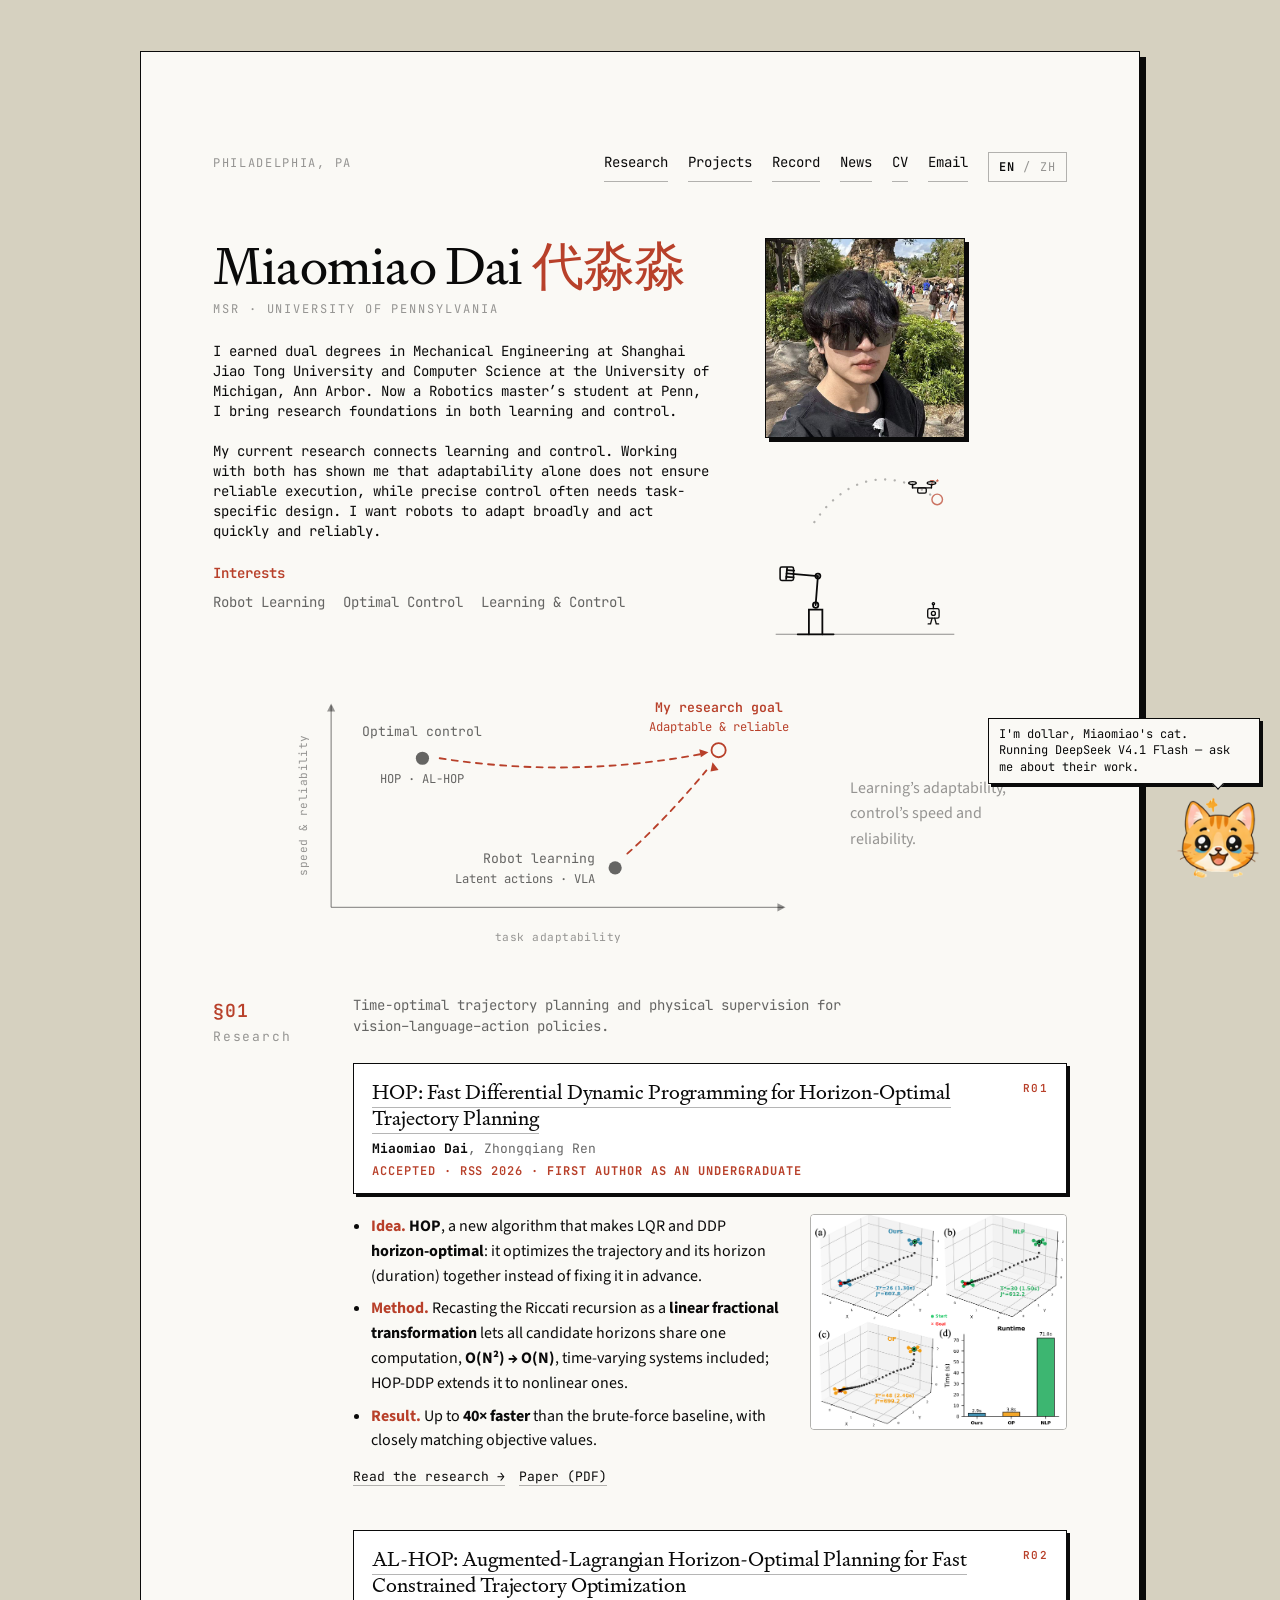
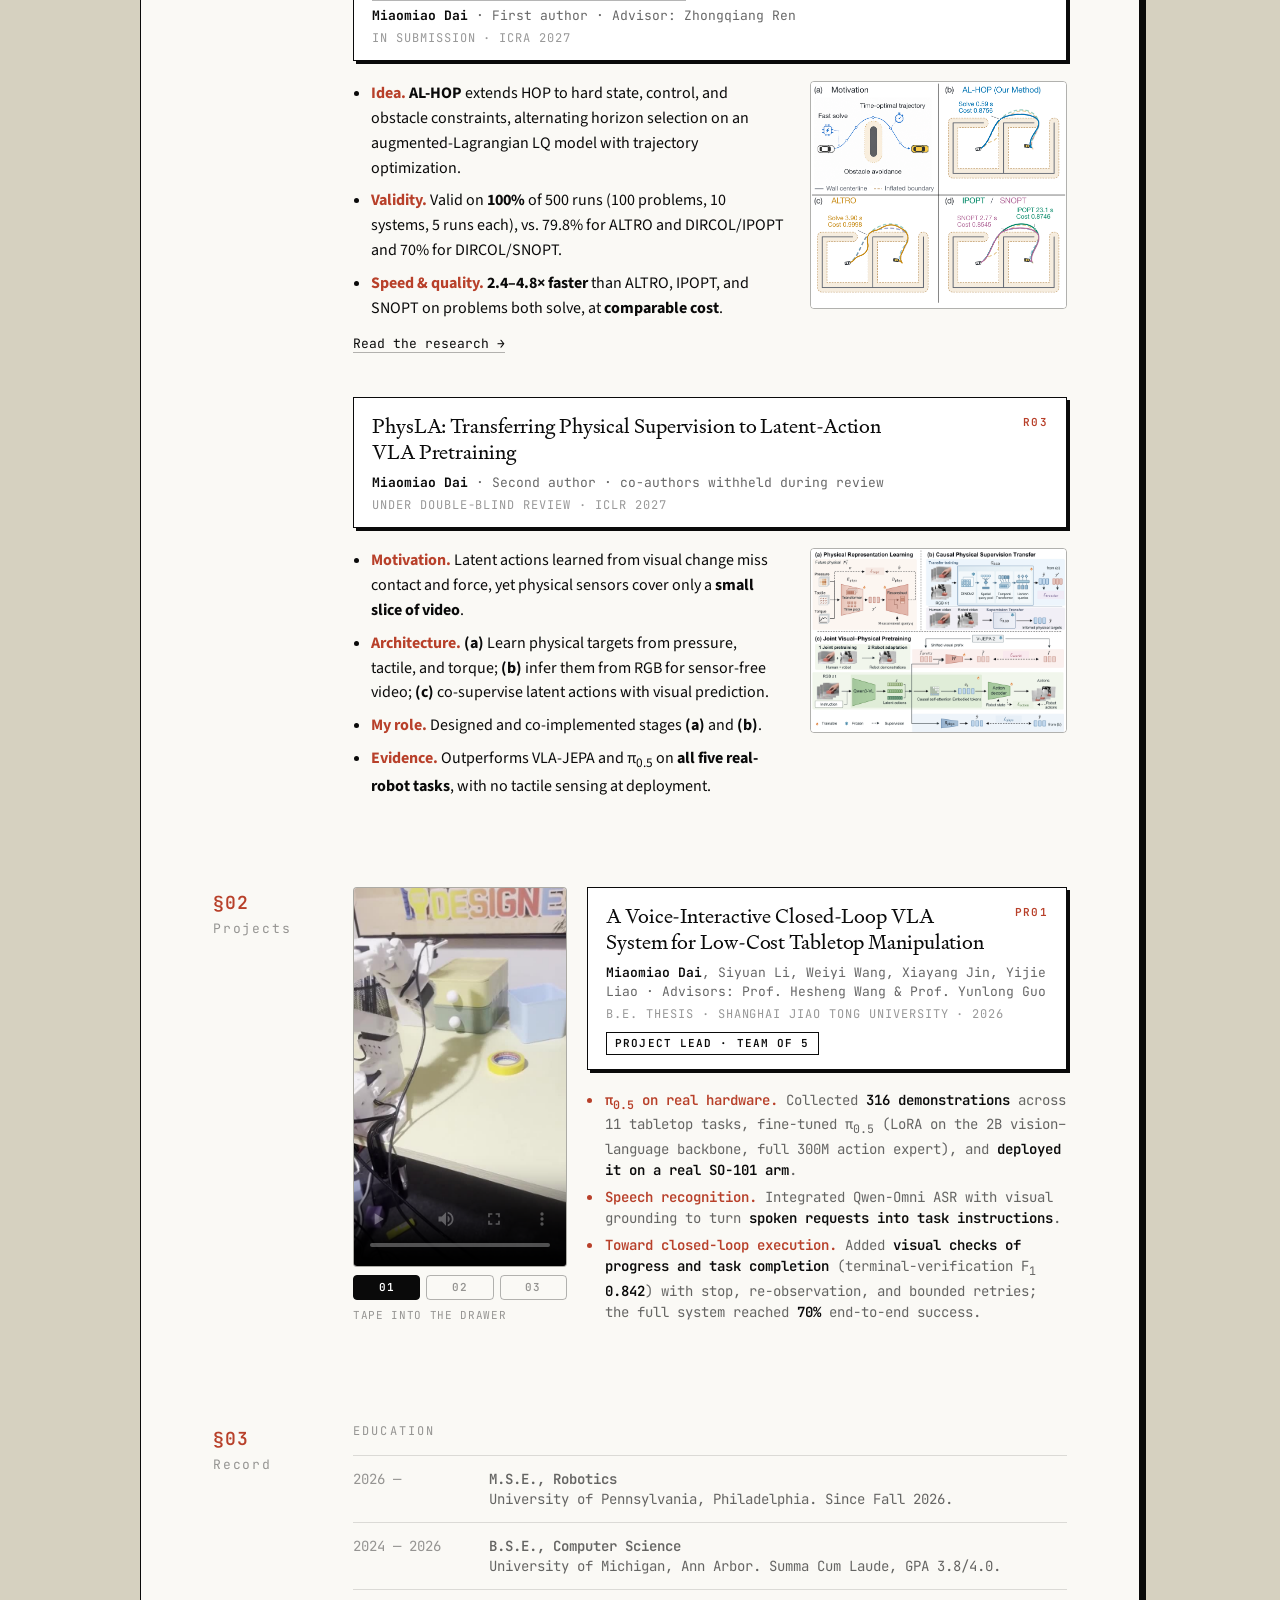
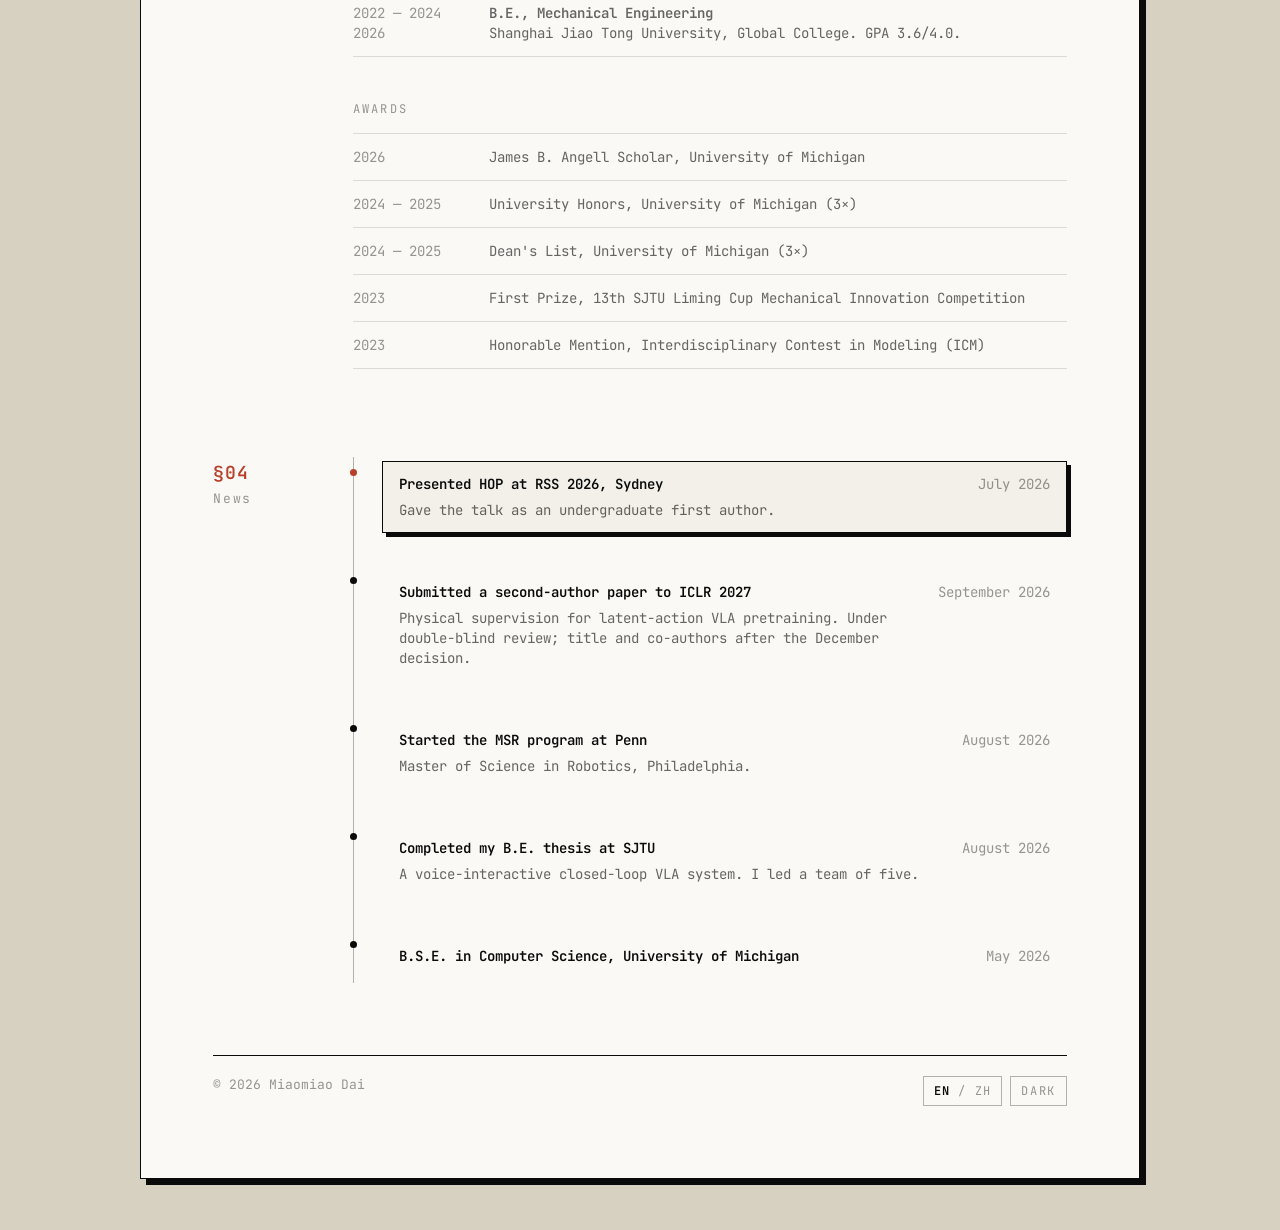
<file: index.html>
<!doctype html>
<html lang="en">
<head>
<meta charset="utf-8">
<meta name="viewport" content="width=device-width, initial-scale=1">

<title>Miaomiao Dai 代淼淼</title>
<meta name="description" content="MSR student at the University of Pennsylvania, working where robot learning meets control: time-optimal trajectory planning and physical supervision for vision-language-action policies. RSS 2026.">
<meta property="og:title" content="Miaomiao Dai 代淼淼">
<meta property="og:description" content="Where learning meets control — so robots keep the generality of learning and the agility of control. RSS 2026. MSR at Penn.">
<meta property="og:type" content="website">
<meta property="og:url" content="https://dmsjtum.github.io/">
<!-- Card art is the bio drawing, frozen. Source: assets/_og-card.html -->
<meta property="og:image" content="https://dmsjtum.github.io/assets/og.png">
<meta property="og:image:width" content="1200">
<meta property="og:image:height" content="630">
<meta property="og:image:alt" content="Miaomiao Dai — a line drawing of a robot arm lifting a cube, a quadrotor flying toward a marked horizon T*, and a small hopping robot.">
<meta name="twitter:card" content="summary_large_image">

<!-- The cat, in her real colors: ginger fur, white muzzle, pink nose.
     The same head lives on the desktop as the agent-pet monitor. -->
<link rel="icon" href="assets/favicon.png">

<link rel="preconnect" href="https://fonts.googleapis.com">
<link rel="preconnect" href="https://fonts.gstatic.com" crossorigin>
<link href="https://fonts.googleapis.com/css2?family=Instrument+Serif:ital@0;1&family=Source+Sans+3:wght@200..900&family=JetBrains+Mono:wght@400;600&display=swap" rel="stylesheet">
<link rel="preload" href="assets/fonts/signifier-regular.woff2" as="font" type="font/woff2" crossorigin>

<link rel="stylesheet" href="assets/paper.css">

<!-- Entrance gate. This has to run before first paint, which is why it is
     inline and here rather than in paper.js: the hero starts at opacity 0,
     and setting the attribute late is exactly what a flash of the finished
     page looks like. Reduced motion never sets it, so that visitor gets the
     page as static markup. The timeout is the failsafe — if paper.js never
     arrives, nobody is left staring at an invisible bio. -->
<script>
  (function () {
    var el = document.documentElement;
    try {
      if (matchMedia("(prefers-reduced-motion: reduce)").matches) return;
    } catch (e) { return; }
    el.setAttribute("data-motion", "on");
    setTimeout(function () {
      if (!window.__paperEntrance) el.removeAttribute("data-motion");
    }, 2500);
  })();
</script>
</head>
<body>

<div class="shell">

  <header class="masthead" style="padding-block:36px 0">
    <span class="dim" style="letter-spacing:.14em;text-transform:uppercase;font-size:12px">
      <span class="lang-en">Philadelphia, PA</span><span class="lang-zh">费城</span>
    </span>
    <nav class="nav" aria-label="Primary">
      <a href="#publications"><span class="lang-en">Research</span><span class="lang-zh">研究</span></a>
      <a href="#projects"><span class="lang-en">Projects</span><span class="lang-zh">项目</span></a>
      <a href="#experience"><span class="lang-en">Record</span><span class="lang-zh">履历</span></a>
      <a href="#news"><span class="lang-en">News</span><span class="lang-zh">近况</span></a>
      <a href="files/cv.pdf">CV</a>
      <a href="mailto:dmmsjtu@engineering.upenn.edu">Email</a>
      <button class="lang-toggle" data-lang-toggle type="button"><b>EN</b> / ZH</button>
    </nav>
  </header>

  <main>

    <!-- ===== Bio ===================================================== -->
    <section class="bio">
      <div>
        <!-- The Chinese name stays in both languages: it is identity, not UI copy.
             To add the story behind 淼淼 later, drop a <p class="name-note">
             right below this heading — there is a style for it. -->
        <h1 class="bio__name">Miaomiao Dai <span class="accent">代淼淼</span></h1>
        <p class="bio__tag">
          <span class="lang-en">MSR · University of Pennsylvania</span>
          <span class="lang-zh">宾夕法尼亚大学 机器人硕士在读</span>
        </p>

        <!-- bio__text marks the paragraph block the entrance types into.
             Both languages carry it; paper.js only ever touches the one
             currently on screen, so toggling shows the other complete. -->
        <div class="lang-en bio__text">
          <p class="lede">
            I earned dual degrees in Mechanical Engineering at Shanghai Jiao
            Tong University and Computer Science at the University of Michigan,
            Ann Arbor. Now a Robotics master&rsquo;s student at Penn, I bring
            research foundations in both learning and control.
          </p>
          <p class="lede">
            My current research connects learning and control. Working with both
            has shown me that adaptability alone does not ensure reliable
            execution, while precise control often needs task-specific design.
            I want robots to adapt broadly and act quickly and reliably.
          </p>
        </div>

        <div class="lang-zh bio__text">
          <p class="lede">
            我本科获上海交通大学机械工程、密歇根大学安娜堡分校计算机科学双学位，现于宾夕法尼亚大学攻读机器人学硕士，具备学习与控制两方面的研究基础。
          </p>
          <p class="lede">
            我目前研究学习与控制的结合。两方面的研究让我看到：学习的适应性并不等于执行可靠，精确控制又常依赖任务设计。我希望让机器人既能适应变化，也能快速、可靠地执行。
          </p>
        </div>

        <div class="bio__interests">
          <h2>Interests<span class="lang-zh"> / 研究兴趣</span></h2>
          <ul>
            <li><span class="lang-en">Robot Learning</span><span class="lang-zh">机器人学习</span></li>
            <li><span class="lang-en">Optimal Control</span><span class="lang-zh">最优控制</span></li>
            <li><span class="lang-en">Learning &amp; Control</span><span class="lang-zh">学习与控制融合</span></li>
          </ul>
        </div>

      </div>

      <!-- Portrait with the decorative robot illustration underneath. -->
      <div class="bio__side">
        <img class="bio__portrait" src="assets/portrait.jpg" alt="Miaomiao Dai"
             onerror="this.onerror=null;this.src='data:image/svg+xml;charset=utf8,%3Csvg xmlns=%22http://www.w3.org/2000/svg%22/%3E'">
        <figure class="bio__illustration" aria-hidden="true">
            <svg class="sketch" viewBox="0 32 200 205" fill="none" xmlns="http://www.w3.org/2000/svg" aria-hidden="true">
              <!-- One bench, two systems: the arm policies get deployed on, and
                   the quadrotor HOP is validated on. Joint angles are IK-solved
                   (scratchpad/ik.py), and the pose sequence starts and ends on the
                   same pose so the loop seam has nothing to jump across. The flight
                   path is kept above y=112 while the arm tops out near y=156. -->

              <path d="M 6 226 L 194 226" stroke="currentColor" stroke-width="1.1" opacity=".45"/>

              <!-- flight path, entirely in the sky -->
              <path id="traj" d="M 44 112 C 80 56 130 50 176 84"/>
              <path d="M 44 112 C 80 56 130 50 176 84"
                    stroke="currentColor" stroke-width="2.4" stroke-linecap="round"
                    stroke-dasharray="0.1 10" opacity=".3">
                <animate attributeName="stroke-dashoffset" values="0;-10" dur="1.5s" repeatCount="indefinite"/>
              </path>

              <!-- T*: the horizon HOP selects. The one accent in the drawing. -->
              <g class="accent">
                <circle cx="176" cy="84" r="4.5" stroke="currentColor" stroke-width="1.5">
                  <animate attributeName="r" values="4.5;7;4.5" dur="2.8s" repeatCount="indefinite"/>
                  <animate attributeName="opacity" values=".95;.4;.95" dur="2.8s" repeatCount="indefinite"/>
                </circle>
                <text x="168" y="70" font-family="ui-monospace,SFMono-Regular,Menlo,monospace"
                      font-size="9" fill="currentColor">T*</text>
              </g>

              <!-- quadrotor: out to T*, hold, back again -->
              <g>
                <animateMotion dur="9s" repeatCount="indefinite"
                               keyPoints="0;1;1;0;0" keyTimes="0;0.38;0.50;0.88;1"
                               calcMode="spline"
                               keySplines=".45 0 .3 1; 0 0 1 1; .45 0 .3 1; 0 0 1 1">
                  <mpath href="#traj"/>
                </animateMotion>
                <g stroke="currentColor" stroke-width="1.4" stroke-linecap="round">
                  <path d="M -10 -2 L 10 -2"/>
                  <path d="M -10 -2 L -10 -6"/>
                  <path d="M  10 -2 L  10 -6"/>
                  <ellipse cx="-10" cy="-7" rx="6.5" ry="1.5">
                    <animate attributeName="rx" values="6.5;2;6.5" dur="0.42s" repeatCount="indefinite"/>
                  </ellipse>
                  <ellipse cx="10" cy="-7" rx="6.5" ry="1.5">
                    <animate attributeName="rx" values="2;6.5;2" dur="0.42s" repeatCount="indefinite"/>
                  </ellipse>
                  <rect x="-4.5" y="-2" width="9" height="5.5" rx="1.5"/>
                </g>
              </g>

              <!-- A hopper on the empty pad under T*. Third morphology on the
                   bench: the arm manipulates, the quadrotor flies, this one only
                   knows how to leave the ground. One hop is 0.9s — exactly a tenth
                   of the 9s master loop, so it lands on the same beat every time
                   the arm sets the cube down. Rise and fall are separate splines
                   fitted to a parabola: slope 2 leaving the ground, 0 at the apex,
                   2 coming back down. Base poses are the standing pose, so it
                   freezes upright rather than mid-crouch under reduced motion. -->
              <g transform="translate(172 226)" stroke="currentColor"
                 stroke-width="1.4" stroke-linecap="round">
                <g>
                  <animateTransform attributeName="transform" type="translate"
                    values="0 0; 0 0; 0 -11; 0 0; 0 0"
                    keyTimes="0; 0.10; 0.50; 0.90; 1"
                    dur="0.9s" repeatCount="indefinite" calcMode="spline"
                    keySplines="0 0 1 1; .25 .5 .45 1; .55 0 .75 .5; 0 0 1 1"/>

                  <!-- Legs load through the push-off and absorb after touchdown.
                       Feet splay wider as the hip drops, so the crouch reads as
                       weight rather than as the whole robot shrinking. -->
                  <path d="M -5.5 0 L -3 0 L -1.4 -6">
                    <animate attributeName="d" dur="0.9s" repeatCount="indefinite"
                      keyTimes="0; 0.10; 0.90; 0.98; 1"
                      values="M -6.5 0 L -4 0 L -1.4 -4;
                              M -5.5 0 L -3 0 L -1.4 -6;
                              M -5.5 0 L -3 0 L -1.4 -6;
                              M -6.5 0 L -4 0 L -1.4 -4;
                              M -6.5 0 L -4 0 L -1.4 -4"/>
                  </path>
                  <path d="M 5.5 0 L 3 0 L 1.4 -6">
                    <animate attributeName="d" dur="0.9s" repeatCount="indefinite"
                      keyTimes="0; 0.10; 0.90; 0.98; 1"
                      values="M 6.5 0 L 4 0 L 1.4 -4;
                              M 5.5 0 L 3 0 L 1.4 -6;
                              M 5.5 0 L 3 0 L 1.4 -6;
                              M 6.5 0 L 4 0 L 1.4 -4;
                              M 6.5 0 L 4 0 L 1.4 -4"/>
                  </path>

                  <!-- Body rides the hip down through the crouch: 2px, the same
                       distance the hip travels, so nothing telescopes. -->
                  <g>
                    <animateTransform attributeName="transform" type="translate"
                      values="0 2; 0 0; 0 0; 0 2; 0 2"
                      keyTimes="0; 0.10; 0.90; 0.98; 1"
                      dur="0.9s" repeatCount="indefinite"/>
                    <rect x="-6" y="-16" width="12" height="10" rx="1.8"/>
                    <circle cx="0" cy="-11" r="2.1"/>
                    <path d="M 0 -16 L 0 -20"/>
                    <circle cx="0" cy="-21.2" r="1.2"/>
                  </g>
                </g>
              </g>

              <!-- Arm assembly scaled 1.18x about the bench: translate = (1-s)*anchor. -->
              <g transform="translate(-8.6 -40.7) scale(1.18)">
                <rect x="-6" y="-6" width="12" height="12" rx="1.5"
                      stroke="currentColor" stroke-width="1.4">
                  <animateTransform attributeName="transform" type="translate"
                    values="94 219; 94 172; 22 172; 22 219; 22 219; 22 172; 94 172; 94 219; 94 219"
                    keyTimes="0; 0.10; 0.26; 0.36; 0.46; 0.56; 0.72; 0.82; 1"
                    dur="9s" repeatCount="indefinite" calcMode="spline"
                    keySplines=".4 0 .2 1; .4 0 .2 1; .4 0 .2 1; 0 0 1 1; .4 0 .2 1; .4 0 .2 1; .4 0 .2 1; 0 0 1 1"/>
                </rect>

                <g stroke="currentColor" stroke-width="1.6" stroke-linecap="round">
                  <path d="M 32 226 L 64 226"/>
                  <path d="M 42 226 L 42 204 L 54 204 L 54 226"/>

                  <g transform="translate(48 200)">
                    <animateTransform attributeName="transform" type="rotate"
                      values="136.2; 63.1; 4.2; -69.9; -69.9; 4.2; 63.1; 136.2; 136.2"
                      keyTimes="0; 0.10; 0.26; 0.36; 0.46; 0.56; 0.72; 0.82; 1"
                      dur="9s" repeatCount="indefinite" additive="sum" calcMode="spline"
                      keySplines=".4 0 .2 1; .4 0 .2 1; .4 0 .2 1; 0 0 1 1; .4 0 .2 1; .4 0 .2 1; .4 0 .2 1; 0 0 1 1"/>
                    <path d="M 0 0 L 0 -26"/>
                    <circle cx="0" cy="0" r="2.4"/>

                    <g transform="translate(0 -26)">
                      <animateTransform attributeName="transform" type="rotate"
                        values="-45.7; -8.5; -90.0; -106.9; -106.9; -90.0; -8.5; -45.7; -45.7"
                        keyTimes="0; 0.10; 0.26; 0.36; 0.46; 0.56; 0.72; 0.82; 1"
                        dur="9s" repeatCount="indefinite" additive="sum" calcMode="spline"
                        keySplines=".4 0 .2 1; .4 0 .2 1; .4 0 .2 1; 0 0 1 1; .4 0 .2 1; .4 0 .2 1; .4 0 .2 1; 0 0 1 1"/>
                      <path d="M 0 0 L 0 -28"/>
                      <circle cx="0" cy="0" r="2.2"/>

                      <!-- gripper eases open only while the cube rests on the bench -->
                      <g transform="translate(0 -28)">
                        <path d="M -5 0 L 5 0"/>
                        <!-- Base d is the closed pose: reduced motion switches the
                             <animate> off, and without it the fingers had no d at
                             all and vanished. -->
                        <path d="M -3 0 L -3 6.5">
                          <animate attributeName="d" dur="9s" repeatCount="indefinite"
                            keyTimes="0; 0.38; 0.42; 0.44; 0.48; 1"
                            values="M -3 0 L -3 6.5; M -3 0 L -3 6.5; M -6 0 L -6 6.5; M -6 0 L -6 6.5; M -3 0 L -3 6.5; M -3 0 L -3 6.5"/>
                        </path>
                        <path d="M 3 0 L 3 6.5">
                          <animate attributeName="d" dur="9s" repeatCount="indefinite"
                            keyTimes="0; 0.38; 0.42; 0.44; 0.48; 1"
                            values="M 3 0 L 3 6.5; M 3 0 L 3 6.5; M 6 0 L 6 6.5; M 6 0 L 6 6.5; M 3 0 L 3 6.5; M 3 0 L 3 6.5"/>
                        </path>
                      </g>
                    </g>
                  </g>
                </g>
              </g>
            </svg>
        </figure>
      </div>
    </section>

    <!-- ===== Research direction =====================================
         The chart and its caption sit side by side. -->
    <section class="duo">
      <figure class="figure duo__fig">
        <div class="chart-scroll">
            <svg class="chart" viewBox="0 0 560 286" role="img"
                 aria-label="Conceptual illustration of my current research directions, not measured performance. Task adaptability is on the horizontal axis, speed and reliability on the vertical. HOP and AL-HOP represent optimal control; latent-action pretraining and VLA systems represent robot learning. Dashed arrows from both strands point toward my research goal of adaptable, reliable robots.">

              <g class="c-axis" stroke="currentColor" fill="currentColor">
                <path d="M 80 235 L 526 235" stroke-width="1.3" fill="none"/>
                <path d="M 528 235 l -8 -4 l 0 8 z" stroke="none"/>
                <path d="M 80 235 L 80 36" stroke-width="1.3" fill="none"/>
                <path d="M 80 34 l -4 8 l 8 0 z" stroke="none"/>
                <text x="304" y="268" text-anchor="middle" stroke="none">
                  <tspan class="lang-en">task adaptability</tspan><tspan class="lang-zh">任务适应能力</tspan>
                </text>
                <text x="56" y="134" text-anchor="middle" transform="rotate(-90 56 134)" stroke="none">
                  <tspan class="lang-en">speed &amp; reliability</tspan><tspan class="lang-zh">速度与可靠性</tspan>
                </text>
              </g>

              <g class="c-dim" fill="currentColor">
                <circle cx="170" cy="88" r="6.5"/>
                <text x="170" y="66" text-anchor="middle">
                  <tspan class="lang-en">Optimal control</tspan><tspan class="lang-zh">最优控制</tspan>
                </text>
                <text x="170" y="112" text-anchor="middle" class="chart__detail">HOP · AL-HOP</text>
                <circle cx="360" cy="196" r="6.5"/>
                <text x="340" y="191" text-anchor="end">
                  <tspan class="lang-en">Robot learning</tspan><tspan class="lang-zh">机器人学习</tspan>
                </text>
                <text x="340" y="211" text-anchor="end" class="chart__detail">Latent actions · VLA</text>
              </g>

              <g class="c-accent" fill="currentColor" stroke="currentColor">
                <path d="M 187 88 Q 316 108 444 84" fill="none" stroke-width="1.8"
                      stroke-linecap="round" stroke-dasharray="6 6"/>
                <path d="M 452 82 l -9 -3 l 1.5 8 z" stroke="none"/>
                <path d="M 372 182 Q 410 148 450 100" fill="none" stroke-width="1.8"
                      stroke-linecap="round" stroke-dasharray="6 6"/>
                <path d="M 456 92 l -2 9 l 8 -1.5 z" stroke="none"/>
                <circle cx="462" cy="80" r="7" fill="none" stroke-width="1.8"/>
                <text x="462" y="42" text-anchor="middle" stroke="none" class="chart__goal">
                  <tspan class="lang-en">My research goal</tspan><tspan class="lang-zh">我的研究目标</tspan>
                </text>
                <text x="462" y="61" text-anchor="middle" stroke="none" class="chart__detail">
                  <tspan class="lang-en">Adaptable &amp; reliable</tspan><tspan class="lang-zh">灵活适应，可靠执行</tspan>
                </text>
              </g>
            </svg>
        </div>
        <figcaption>
          <span class="lang-en">Learning&rsquo;s adaptability, control&rsquo;s speed and reliability.</span>
          <span class="lang-zh">学习的适应性，控制的速度与可靠性。</span>
        </figcaption>
      </figure>
    </section>

    <!-- ===== §01 Research ============================================
         Published, submitted, and in-progress work, in that order. Bold
         marks me in an author list. Unpublished entries are deliberately
         high level: no thresholds, no dataset inventory, no target venue
         until the paper is out. -->
    <section class="section rail" id="publications">
      <div class="rail__mark">§01<span><span class="lang-en">Research</span><span class="lang-zh">研究</span></span></div>
      <div>

        <p class="section-intro">
          <span class="lang-en">Time-optimal trajectory planning and physical supervision for vision&ndash;language&ndash;action policies.</span>
          <span class="lang-zh">时间最优轨迹规划，以及视觉–语言–动作策略的物理监督。</span>
        </p>

<article class="pub research-preview">
  <div class="pub__card">
    <h2 class="pub__title"><a href="project.html">HOP: Fast Differential Dynamic Programming for Horizon-Optimal Trajectory Planning</a></h2>
    <p class="pub__authors"><b>Miaomiao Dai</b>, Zhongqiang Ren</p>
    <p class="pub__venue"><span class="lang-en is-accepted">Accepted · RSS 2026 · <b>First author as an undergraduate</b></span><span class="lang-zh is-accepted">已录用 · RSS 2026 · <b>本科期间第一作者</b></span></p>
  </div>
  <div class="research-body">
    <div>
      <div class="research-summary">
<ul class="research-points lang-en">
  <li><b>Idea.</b> <b>HOP</b>, a new algorithm that makes LQR and DDP <b>horizon-optimal</b>: it optimizes the trajectory and its horizon (duration) together instead of fixing it in advance.</li>
  <li><b>Method.</b> Recasting the Riccati recursion as a <b>linear fractional transformation</b> lets all candidate horizons share one computation, <b>O(N²) → O(N)</b>, time-varying systems included; HOP-DDP extends it to nonlinear ones.</li>
  <li><b>Result.</b> Up to <b>40× faster</b> than the brute-force baseline, with closely matching objective values.</li>
</ul>
<ul class="research-points lang-zh">
  <li><b>思路：</b>全新算法 <b>HOP</b> 让 LQR 与 DDP 实现<b>视界最优</b>：同时优化轨迹与视界（即运动时长），而不是预先固定视界。</li>
  <li><b>方法：</b>把 Riccati 递推改写为<b>线性分式变换</b>，所有候选视界共享一次计算，<b>O(N²) → O(N)</b>，时变系统同样适用；HOP-DDP 再推广到非线性系统。</li>
  <li><b>结果：</b>比暴力搜索基线<b>最高快 40 倍</b>，目标函数值接近。</li>
</ul>
</div>
      <ul class="pub__links"><li><a href="project.html"><span class="lang-en">Read the research →</span><span class="lang-zh">阅读研究详情 →</span></a></li><li><a href="files/HOP.pdf">Paper (PDF)</a></li></ul>
    </div>
    <figure class="research-figure">
      <a class="research-visual" href="project.html" aria-label="Read more about HOP"><img src="assets/pub-hop-fig1.png" alt="HOP quadrotor trajectories and solve-time comparison with NLP and OP" width="634" height="533" loading="lazy"></a>
    </figure>
  </div>
</article>

<article class="pub research-preview">
  <div class="pub__card">
    <h2 class="pub__title"><a href="al-hop.html">AL-HOP: Augmented-Lagrangian Horizon-Optimal Planning for Fast Constrained Trajectory Optimization</a></h2>
    <p class="pub__authors"><span class="lang-en"><b>Miaomiao Dai</b> · First author · Advisor: Zhongqiang Ren</span><span class="lang-zh"><b>代淼淼</b> · 第一作者 · 导师：Zhongqiang Ren</span></p>
    <p class="pub__venue"><span class="lang-en">In submission · ICRA 2027</span><span class="lang-zh">投稿中 · ICRA 2027</span></p>
  </div>
  <div class="research-body">
    <div>
      <div class="research-summary">
<ul class="research-points lang-en">
  <li><b>Idea.</b> <b>AL-HOP</b> extends HOP to hard state, control, and obstacle constraints, alternating horizon selection on an augmented-Lagrangian LQ model with trajectory optimization.</li>
  <li><b>Validity.</b> Valid on <b>100%</b> of 500 runs (100 problems, 10 systems, 5 runs each), vs. 79.8% for ALTRO and DIRCOL/IPOPT and 70% for DIRCOL/SNOPT.</li>
  <li><b>Speed &amp; quality.</b> <b>2.4–4.8× faster</b> than ALTRO, IPOPT, and SNOPT on problems both solve, at <b>comparable cost</b>.</li>
</ul>
<ul class="research-points lang-zh">
  <li><b>思路：</b><b>AL-HOP</b> 把 HOP 推广到状态、控制与障碍物硬约束：在增广拉格朗日 LQ 模型上选择视界，并与轨迹优化交替进行。</li>
  <li><b>有效性：</b>10 类系统、100 个问题各运行 5 次，500 次<b>全部有效</b>；ALTRO 与 DIRCOL/IPOPT 为 79.8%，DIRCOL/SNOPT 为 70%。</li>
  <li><b>速度与质量：</b>在双方都有效的问题上，比 ALTRO、IPOPT、SNOPT <b>快 2.4–4.8 倍</b>，<b>代价相当</b>。</li>
</ul>
</div>
      <ul class="pub__links"><li><a href="al-hop.html"><span class="lang-en">Read the research →</span><span class="lang-zh">阅读研究详情 →</span></a></li></ul>
    </div>
    <figure class="research-figure">
      <a class="research-visual" href="al-hop.html" aria-label="Read more about AL-HOP"><img src="assets/pub-alhop-car-escape.png" alt="AL-HOP car escape example: obstacle-avoiding trajectories and solve-time comparison with ALTRO, IPOPT, and SNOPT" width="2030" height="1800" loading="lazy"></a>
    </figure>
  </div>
</article>

<!-- ICLR 2027 entry (PhysLA), double-blind until the December 2026 decision.
     At the user's request the card names the method and shows the paper's
     architecture figure (Figure 2) with the user's own part, stages (a) and
     (b). Still withheld: full title, co-authors, numbers. -->
<article class="pub research-preview">
  <div class="pub__card">
    <h2 class="pub__title">PhysLA: Transferring Physical Supervision to Latent-Action VLA Pretraining</h2>
    <p class="pub__authors"><span class="lang-en"><b>Miaomiao Dai</b> · Second author · co-authors withheld during review</span><span class="lang-zh"><b>代淼淼</b> · 第二作者 · 评审期间暂不公开合作者</span></p>
    <p class="pub__venue"><span class="lang-en">Under double-blind review · ICLR 2027</span><span class="lang-zh">双盲评审中 · ICLR 2027</span></p>
  </div>
  <div class="research-body">
    <div>
      <div class="research-summary">
<ul class="research-points lang-en">
  <li><b>Motivation.</b> Latent actions learned from visual change miss contact and force, yet physical sensors cover only a <b>small slice of video</b>.</li>
  <li><b>Architecture.</b> <b>(a)</b> Learn physical targets from pressure, tactile, and torque; <b>(b)</b> infer them from RGB for sensor-free video; <b>(c)</b> co-supervise latent actions with visual prediction.</li>
  <li><b>My role.</b> Designed and co-implemented stages <b>(a)</b> and <b>(b)</b>.</li>
  <li><b>Evidence.</b> Outperforms VLA-JEPA and &pi;<sub>0.5</sub> on <b>all five real-robot tasks</b>, with no tactile sensing at deployment.</li>
</ul>
<ul class="research-points lang-zh">
  <li><b>动机：</b>从画面变化学到的隐动作捕捉不到接触与受力，而物理传感器只覆盖<b>很小一部分视频</b>。</li>
  <li><b>架构：</b><b>(a)</b> 从压力、触觉、力矩中学物理目标；<b>(b)</b> 只凭 RGB 为无传感器视频推断这些目标；<b>(c)</b> 与视觉预测共同监督隐动作。</li>
  <li><b>我的贡献：</b>设计并与学长共同实现了 <b>(a)</b> 与 <b>(b)</b>。</li>
  <li><b>证据：</b>五个真实机器人任务上<b>每一项</b>都超过 VLA-JEPA 与 &pi;<sub>0.5</sub>，部署时无需触觉传感。</li>
</ul>
</div>
    </div>
    <figure class="research-figure">
      <a class="research-visual" href="assets/pub-physla-architecture.png" aria-label="Open the PhysLA architecture figure"><img src="assets/pub-physla-architecture.png" alt="PhysLA architecture: (a) physical representation learning from pressure, tactile, and torque measurements; (b) causal physical supervision transfer from RGB to human and robot videos; (c) joint visual-physical pretraining of latent actions with an action decoder." width="1600" height="1144" loading="lazy"></a>
    </figure>
  </div>
</article>
      </div>
    </section>

    <!-- ===== §02 Projects ============================================
         Built systems, as distinct from the research programme in §01.
         The B.E. thesis lives here rather than under Research: it is an
         engineered system with a demo reel, not a paper. -->
    <section class="section rail" id="projects">
      <div class="rail__mark">§02<span><span class="lang-en">Projects</span><span class="lang-zh">项目</span></span></div>
      <div>

        <div class="pub pub--project pub--reel">
          <div class="pub__card">
            <h2 class="pub__title">A Voice-Interactive Closed-Loop VLA System for Low-Cost Tabletop Manipulation</h2>
            <p class="pub__authors"><b>Miaomiao Dai</b>, Siyuan Li, Weiyi Wang, Xiayang Jin, Yijie Liao<span class="lang-en"> · Advisors: Prof. Hesheng Wang &amp; Prof. Yunlong Guo</span><span class="lang-zh"> · 导师：王贺升、郭云龙 教授</span></p>
            <p class="pub__venue">
              <span class="lang-en">B.E. Thesis · Shanghai Jiao Tong University · 2026</span>
              <span class="lang-zh">本科毕业设计 · 上海交通大学 · 2026</span>
            </p>
            <p class="pub__role">
              <span class="lang-en">Project lead · team of 5</span>
              <span class="lang-zh">项目负责人 · 五人团队</span>
            </p>
          </div>
          <!-- The video spans the left column beside both the title and
               the summary; all three clips keep the same player. -->
          <div class="demo-player">
            <video controls preload="metadata" playsinline
                   poster="assets/vla-demo-1-poster.jpg"
                   src="assets/vla-demo-1.mp4"></video>
            <div class="demo-tabs">
              <button type="button" class="demo-tab is-on" data-demo="1">01</button>
              <button type="button" class="demo-tab" data-demo="2">02</button>
              <button type="button" class="demo-tab" data-demo="3">03</button>
            </div>
            <p class="demo-cap is-on" data-demo="1"><span class="lang-en">Tape into the drawer</span><span class="lang-zh">胶带放进抽屉</span></p>
            <p class="demo-cap" data-demo="2"><span class="lang-en">Pen into the holder</span><span class="lang-zh">笔插进笔筒</span></p>
            <p class="demo-cap" data-demo="3"><span class="lang-en">Block into the box</span><span class="lang-zh">方块放进盒子</span></p>
          </div>
          <div class="pub__body">
            <ul class="pub__points lang-en">
              <li><b>π<sub>0.5</sub> on real hardware.</b> Collected <b>316 demonstrations</b> across 11 tabletop tasks, fine-tuned π<sub>0.5</sub> (LoRA on the 2B vision–language backbone, full 300M action expert), and <b>deployed it on a real SO-101 arm</b>.</li>
              <li><b>Speech recognition.</b> Integrated Qwen-Omni ASR with visual grounding to turn <b>spoken requests into task instructions</b>.</li>
              <li><b>Toward closed-loop execution.</b> Added <b>visual checks of progress and task completion</b> (terminal-verification F<sub>1</sub> <b>0.842</b>) with stop, re-observation, and bounded retries; the full system reached <b>70%</b> end-to-end success.</li>
            </ul>
            <ul class="pub__points lang-zh">
              <li><b>π<sub>0.5</sub> 实机部署：</b>采集 11 类桌面任务的 <b>316 条演示</b>，微调 π<sub>0.5</sub>（2B 视觉–语言主干 LoRA，300M 动作专家全量训练），并<b>部署到真实 SO-101 机械臂</b>。</li>
              <li><b>语音识别：</b>接入 Qwen-Omni 语音识别并结合视觉定位，把<b>口头请求转成任务指令</b>。</li>
              <li><b>闭环探索：</b>加入<b>进度与任务完成状态的视觉核验</b>（终态核验 F<sub>1</sub> <b>0.842</b>），支持停止、重新观测与有限次重试；完整系统端到端成功率 <b>70%</b>。</li>
            </ul>
          </div>
        </div>

      </div>
    </section>

    <!-- ===== §03 Record ============================================== -->
    <section class="section rail" id="experience">
      <div class="rail__mark">§03<span><span class="lang-en">Record</span><span class="lang-zh">履历</span></span></div>
      <div>

        <h2 class="eyebrow"><span class="lang-en">Education</span><span class="lang-zh">教育背景</span></h2>
        <ul class="rows">
          <li>
            <span class="when">2026 —</span>
            <span class="what">
              <b><span class="lang-en">M.S.E., Robotics</span><span class="lang-zh">机器人学硕士</span></b><br>
              <span><span class="lang-en">University of Pennsylvania, Philadelphia. Since Fall 2026.</span><span class="lang-zh">宾夕法尼亚大学（费城），2026 年秋季入学，在读。</span></span>
            </span>
          </li>
          <li>
            <span class="when">2024 — 2026</span>
            <span class="what">
              <b><span class="lang-en">B.S.E., Computer Science</span><span class="lang-zh">计算机科学学士</span></b><br>
              <span><span class="lang-en">University of Michigan, Ann Arbor. Summa Cum Laude, GPA 3.8/4.0.</span><span class="lang-zh">密歇根大学安娜堡分校，Summa Cum Laude，GPA 3.8/4.0。</span></span>
            </span>
          </li>
          <li>
            <!-- Two stints, split by the Michigan years of the dual degree.
                 The column is nowrap at 120px, so the second range breaks
                 rather than being squeezed onto one line. -->
            <span class="when">2022 — 2024<br>2026</span>
            <span class="what">
              <b><span class="lang-en">B.E., Mechanical Engineering</span><span class="lang-zh">机械工程学士</span></b><br>
              <span><span class="lang-en">Shanghai Jiao Tong University, Global College. GPA 3.6/4.0.</span><span class="lang-zh">上海交通大学浦江国际学院，GPA 3.6/4.0。</span></span>
            </span>
          </li>
        </ul>

        <h2 class="eyebrow" style="margin-top:44px"><span class="lang-en">Awards</span><span class="lang-zh">获奖</span></h2>
        <ul class="rows">
          <li>
            <span class="when">2026</span>
            <span class="what"><span class="lang-en">James B. Angell Scholar, University of Michigan</span><span class="lang-zh">密歇根大学 James B. Angell Scholar</span></span>
          </li>
          <li>
            <span class="when">2024 — 2025</span>
            <span class="what"><span class="lang-en">University Honors, University of Michigan (3&times;)</span><span class="lang-zh">密歇根大学 University Honors（3 次）</span></span>
          </li>
          <li>
            <span class="when">2024 — 2025</span>
            <span class="what"><span class="lang-en">Dean's List, University of Michigan (3&times;)</span><span class="lang-zh">密歇根大学 Dean's List（3 次）</span></span>
          </li>
          <li>
            <span class="when">2023</span>
            <span class="what"><span class="lang-en">First Prize, 13th SJTU Liming Cup Mechanical Innovation Competition</span><span class="lang-zh">上海交大第十三届黎明杯机械创新竞赛 一等奖</span></span>
          </li>
          <li>
            <span class="when">2023</span>
            <span class="what"><span class="lang-en">Honorable Mention, Interdisciplinary Contest in Modeling (ICM)</span><span class="lang-zh">美国交叉学科建模竞赛（ICM）Honorable Mention</span></span>
          </li>
        </ul>

      </div>
    </section>

    <!-- ===== §04 News ================================================ -->
    <section class="section rail" id="news">
      <div class="rail__mark">§04<span><span class="lang-en">News</span><span class="lang-zh">近况</span></span></div>
      <div>
        <ul class="timeline">

          <li class="is-marked">
            <a class="entry entry--lifted" href="project.html">
              <div class="entry__head">
                <h2 class="entry__title">
                  <span class="lang-en">Presented HOP at RSS 2026, Sydney</span>
                  <span class="lang-zh">在悉尼 RSS 2026 大会作报告</span>
                </h2>
                <span class="entry__date">
                  <span class="lang-en">July 2026</span><span class="lang-zh">2026 年 7 月</span>
                </span>
              </div>
              <p class="entry__desc">
                <span class="lang-en">Gave the talk as an undergraduate first author.</span>
                <span class="lang-zh">以本科生第一作者身份完成大会报告。</span>
              </p>
            </a>
          </li>

          <li>
            <a class="entry" href="#publications">
              <div class="entry__head">
                <h2 class="entry__title">
                  <span class="lang-en">Submitted a second-author paper to ICLR 2027</span>
                  <span class="lang-zh">二作论文投稿 ICLR 2027</span>
                </h2>
                <span class="entry__date">
                  <span class="lang-en">September 2026</span><span class="lang-zh">2026 年 9 月</span>
                </span>
              </div>
              <p class="entry__desc">
                <span class="lang-en">Physical supervision for latent-action VLA pretraining. Under double-blind review; title and co-authors after the December decision.</span>
                <span class="lang-zh">为隐动作 VLA 预训练引入物理监督。双盲评审中，标题与合作者待 12 月结果公布后公开。</span>
              </p>
            </a>
          </li>

          <li>
            <div class="entry">
              <div class="entry__head">
                <h2 class="entry__title">
                  <span class="lang-en">Started the MSR program at Penn</span>
                  <span class="lang-zh">入学宾夕法尼亚大学 MSR 项目</span>
                </h2>
                <span class="entry__date">
                  <span class="lang-en">August 2026</span><span class="lang-zh">2026 年 8 月</span>
                </span>
              </div>
              <p class="entry__desc">
                <span class="lang-en">Master of Science in Robotics, Philadelphia.</span>
                <span class="lang-zh">机器人学硕士，费城。</span>
              </p>
            </div>
          </li>

          <li>
            <div class="entry">
              <div class="entry__head">
                <h2 class="entry__title">
                  <span class="lang-en">Completed my B.E. thesis at SJTU</span>
                  <span class="lang-zh">完成上海交大本科毕业设计</span>
                </h2>
                <span class="entry__date">
                  <span class="lang-en">August 2026</span><span class="lang-zh">2026 年 8 月</span>
                </span>
              </div>
              <p class="entry__desc">
                <span class="lang-en">A voice-interactive closed-loop VLA system. I led a team of five.</span>
                <span class="lang-zh">语音交互式闭环 VLA 系统，任五人小组组长。</span>
              </p>
            </div>
          </li>

          <li>
            <div class="entry">
              <div class="entry__head">
                <h2 class="entry__title">
                  <span class="lang-en">B.S.E. in Computer Science, University of Michigan</span>
                  <span class="lang-zh">密歇根大学计算机科学学士毕业</span>
                </h2>
                <span class="entry__date">
                  <span class="lang-en">May 2026</span><span class="lang-zh">2026 年 5 月</span>
                </span>
              </div>
            </div>
          </li>

        </ul>
      </div>
    </section>

  </main>

  <footer class="footer">
    <span>© 2026 Miaomiao Dai</span>
    <span>
      <button class="lang-toggle" data-lang-toggle type="button"><b>EN</b> / ZH</button>
      <button class="theme-toggle" data-theme-toggle type="button">Dark</button>
    </span>
  </footer>

</div>

<script src="assets/paper.js"></script>
</body>
</html>
</file>
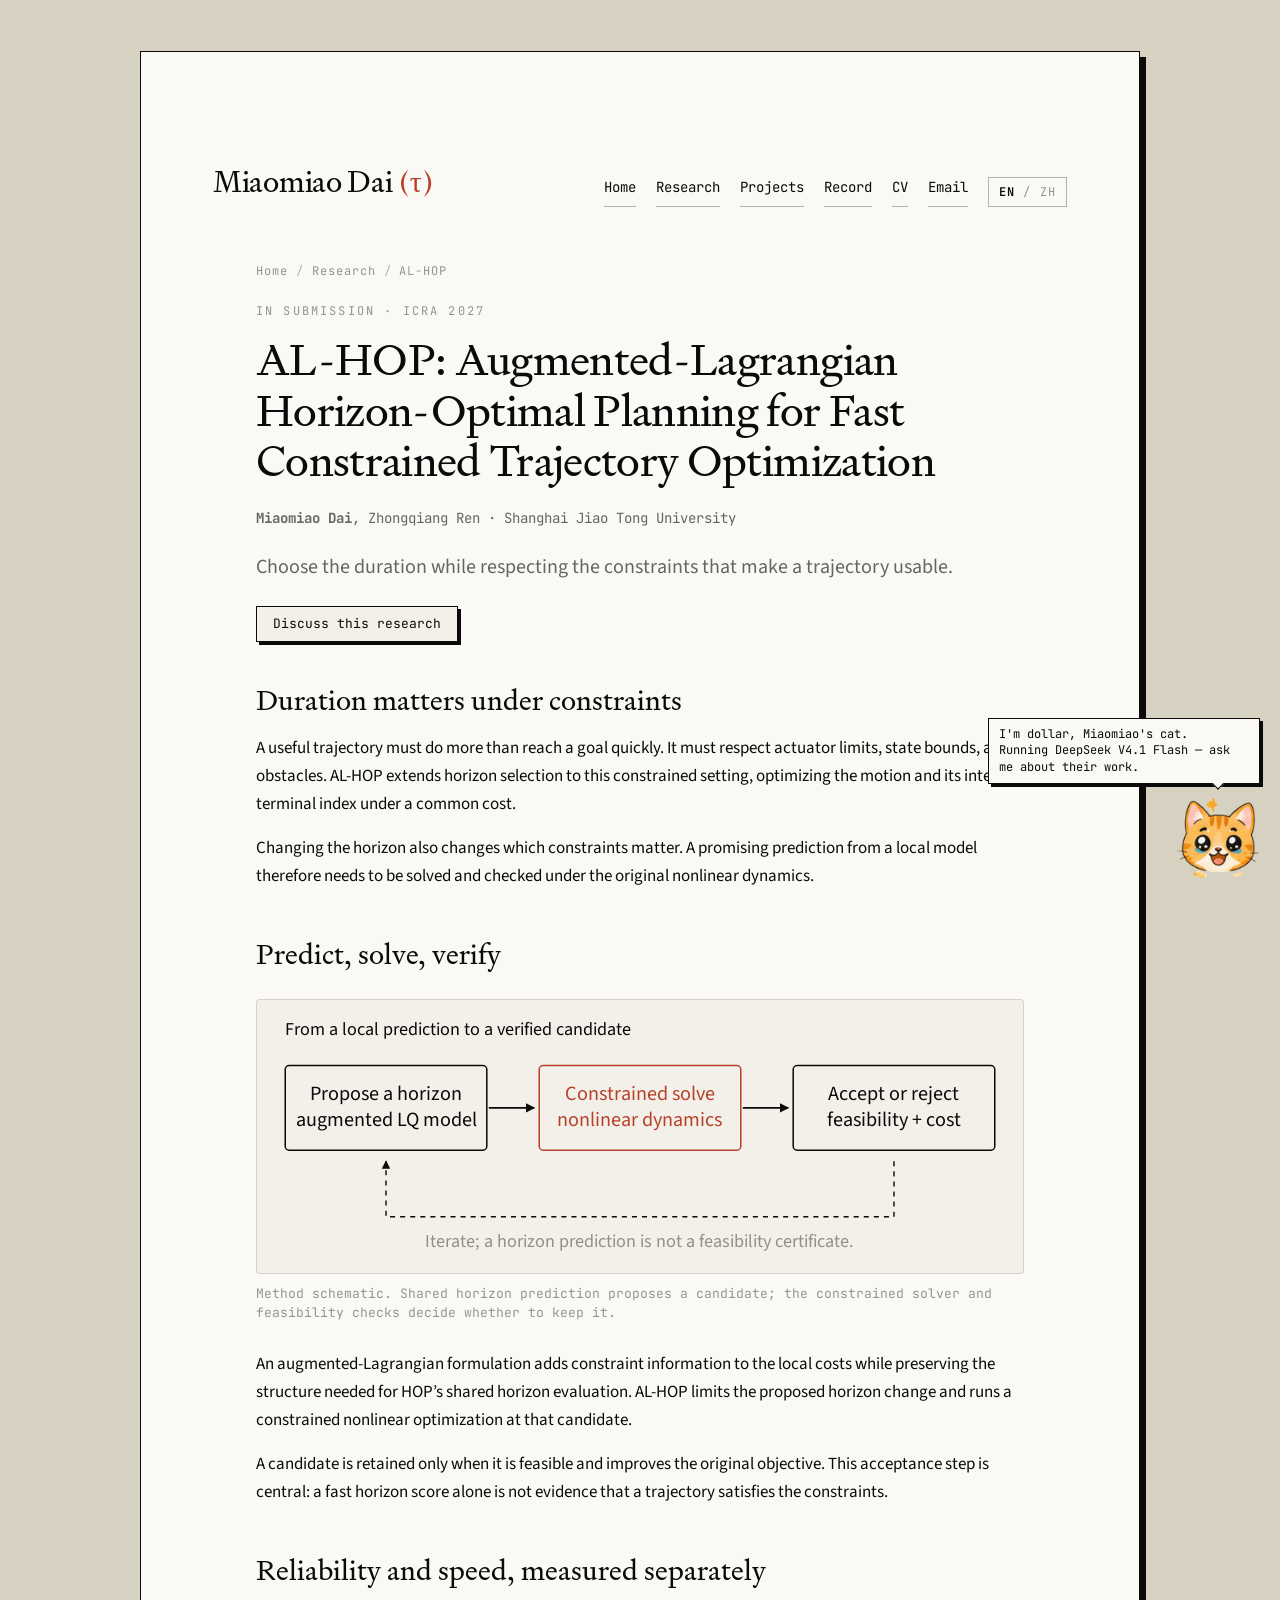
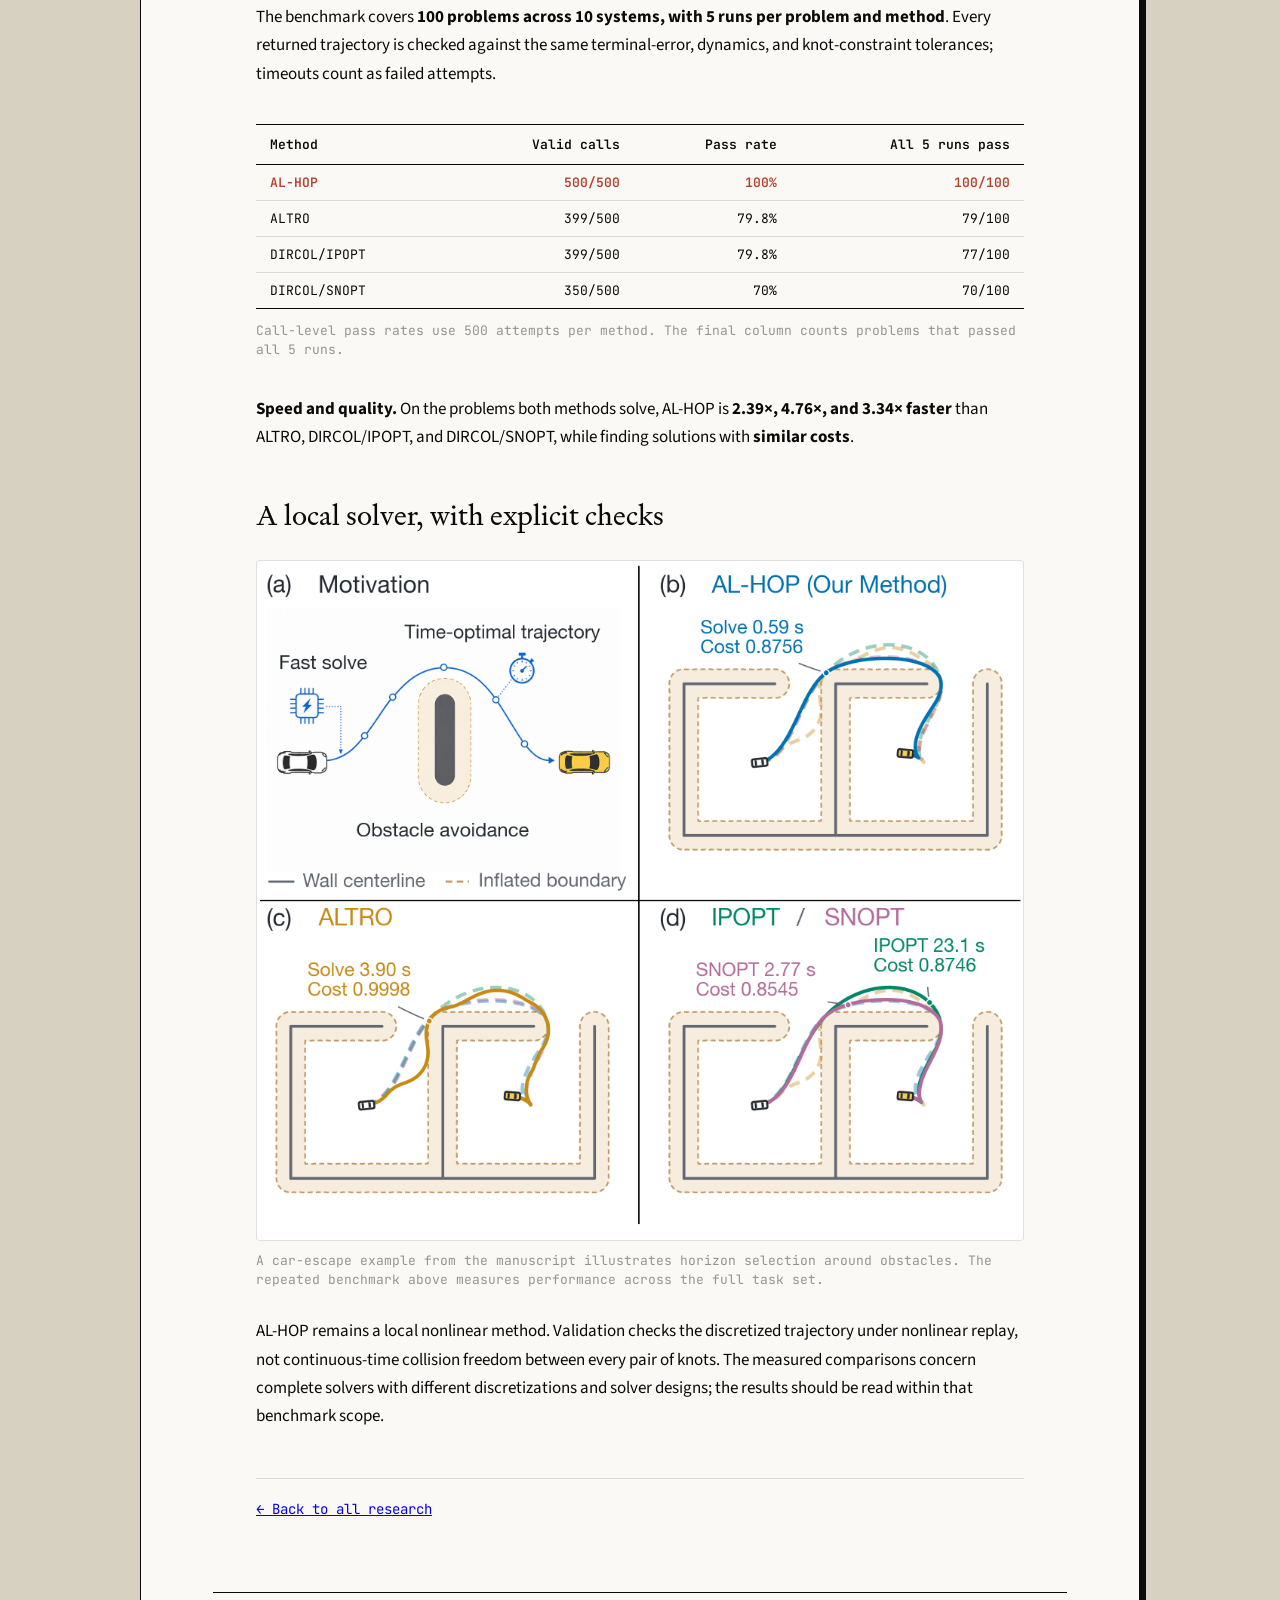
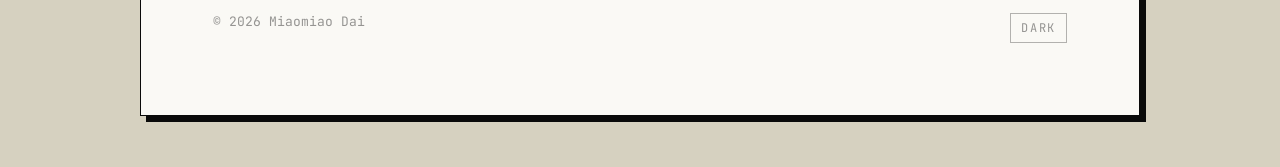
<file: al-hop.html>
<!doctype html>
<html lang="en">
<head>
<meta charset="utf-8">
<meta name="viewport" content="width=device-width, initial-scale=1">
<title>AL-HOP: Augmented-Lagrangian Horizon-Optimal Planning for Fast Constrained Trajectory Optimization — Miaomiao Dai</title>
<meta name="description" content="Horizon selection with state, control and obstacle constraints, backed by nonlinear replay validation.">
<meta property="og:title" content="AL-HOP: Augmented-Lagrangian Horizon-Optimal Planning for Fast Constrained Trajectory Optimization">
<meta property="og:description" content="Horizon selection with state, control and obstacle constraints, backed by nonlinear replay validation.">
<meta property="og:type" content="article">
<meta property="og:url" content="https://dmsjtum.github.io/al-hop.html">
<meta name="twitter:card" content="summary">
<link rel="icon" href="assets/favicon.png">
<link rel="preconnect" href="https://fonts.googleapis.com">
<link rel="preconnect" href="https://fonts.gstatic.com" crossorigin>
<link href="https://fonts.googleapis.com/css2?family=Instrument+Serif:ital@0;1&family=Source+Sans+3:wght@200..900&family=JetBrains+Mono:wght@400;600&display=swap" rel="stylesheet">
<link rel="stylesheet" href="assets/paper.css">

<!-- Same entrance gate as index.html; see the comment there. This page has no
     bio to type, so it gets only the scroll unfold. -->
<script>
  (function () {
    var el = document.documentElement;
    try {
      if (matchMedia("(prefers-reduced-motion: reduce)").matches) return;
    } catch (e) { return; }
    el.setAttribute("data-motion", "on");
    setTimeout(function () {
      if (!window.__paperEntrance) el.removeAttribute("data-motion");
    }, 2500);
  })();
</script>
</head>
<body>

<div class="shell">

  <header class="masthead">
    <a class="wordmark" href="index.html">Miaomiao Dai <span class="accent">(τ)</span></a>
    <nav class="nav" aria-label="Primary">
      <a href="index.html"><span class="lang-en">Home</span><span class="lang-zh">首页</span></a>
      <a href="index.html#publications"><span class="lang-en">Research</span><span class="lang-zh">研究</span></a>
      <a href="index.html#projects"><span class="lang-en">Projects</span><span class="lang-zh">项目</span></a>
      <a href="index.html#experience"><span class="lang-en">Record</span><span class="lang-zh">履历</span></a>
      <a href="files/cv.pdf">CV</a>
      <a href="mailto:dmmsjtu@engineering.upenn.edu">Email</a>
      <button class="lang-toggle" data-lang-toggle type="button"><b>EN</b> / ZH</button>
    </nav>
  </header>

  <main class="research-page">
<section class="research-hero">
<ol class="crumbs"><li><a href="index.html"><span class="lang-en">Home</span><span class="lang-zh">首页</span></a></li><li><a href="index.html#publications"><span class="lang-en">Research</span><span class="lang-zh">研究</span></a></li><li>AL-HOP</li></ol>
<p class="eyebrow"><span class="lang-en">In submission · ICRA 2027</span><span class="lang-zh">投稿中 · ICRA 2027</span></p>
<h1 class="display">AL-HOP: Augmented-Lagrangian Horizon-Optimal Planning for Fast Constrained Trajectory Optimization</h1>
<p class="hero__sub"><span class="lang-en"><b>Miaomiao Dai</b>, Zhongqiang Ren · Shanghai Jiao Tong University</span><span class="lang-zh"><b>代淼淼</b>，Zhongqiang Ren · 上海交通大学</span></p>
<div class="research-lead"><span class="lang-en">Choose the duration while respecting the constraints that make a trajectory usable.</span><span class="lang-zh">在选择运动时长的同时，满足让轨迹真正可用的约束。</span></div>
<ul class="linkrow"><li><a class="btn" href="mailto:dmmsjtu@engineering.upenn.edu"><span class="lang-en">Discuss this research</span><span class="lang-zh">交流这项研究</span></a></li></ul>
</section>
<div class="research-article"><section class="research-section"><h2><span class="lang-en">Duration matters under constraints</span><span class="lang-zh">约束下，时长同样重要</span></h2>
<p class="lang-en">A useful trajectory must do more than reach a goal quickly. It must respect actuator limits, state bounds, and obstacles. AL-HOP extends horizon selection to this constrained setting, optimizing the motion and its integer terminal index under a common cost.</p>
<p class="lang-zh">一条可用轨迹不仅要尽快抵达目标，还必须满足执行器限制、状态边界和障碍约束。AL-HOP 将视界选择扩展到这一场景，在统一代价下优化运动及其整数终止时刻。</p><p class="lang-en">Changing the horizon also changes which constraints matter. A promising prediction from a local model therefore needs to be solved and checked under the original nonlinear dynamics.</p>
<p class="lang-zh">视界改变时，起作用的约束也可能改变。因此，局部模型给出的有希望的预测，还需要在原始非线性动力学下求解并验证。</p></section><section class="research-section"><h2><span class="lang-en">Predict, solve, verify</span><span class="lang-zh">预测、求解、验证</span></h2>
<figure class="figure"><svg class="research-diagram" viewBox="0 0 760 270" role="img" aria-label="AL-HOP proposes a horizon using a local augmented model, optimizes it under nonlinear dynamics, and accepts only a feasible candidate with lower original cost.">
<defs><marker id="diagram-arrow" viewBox="0 0 8 8" refX="7" refY="4" markerWidth="6" markerHeight="6" orient="auto-start-reverse"><path d="M 0 0 L 8 4 L 0 8" fill="currentColor"/></marker></defs>
<text class="lang-en" x="28" y="35" text-anchor="start" font-size="18" >From a local prediction to a verified candidate</text><text class="lang-zh" x="28" y="35" text-anchor="start" font-size="18" >从局部预测到验证后的候选解</text><g class=""><rect x="28" y="65" width="200" height="84" rx="4" fill="none" stroke="currentColor" stroke-width="1.5"/><text class="lang-en" x="128.0" y="99" text-anchor="middle" font-size="20" >Propose a horizon</text><text class="lang-zh" x="128.0" y="99" text-anchor="middle" font-size="20" >提出候选视界</text><text class="lang-en" x="128.0" y="125" text-anchor="middle" font-size="20" >augmented LQ model</text><text class="lang-zh" x="128.0" y="125" text-anchor="middle" font-size="20" >增广线性二次模型</text></g><g class="diagram-accent"><rect x="280" y="65" width="200" height="84" rx="4" fill="none" stroke="currentColor" stroke-width="1.5"/><text class="lang-en" x="380.0" y="99" text-anchor="middle" font-size="20" >Constrained solve</text><text class="lang-zh" x="380.0" y="99" text-anchor="middle" font-size="20" >约束优化</text><text class="lang-en" x="380.0" y="125" text-anchor="middle" font-size="20" >nonlinear dynamics</text><text class="lang-zh" x="380.0" y="125" text-anchor="middle" font-size="20" >非线性动力学</text></g><g class=""><rect x="532" y="65" width="200" height="84" rx="4" fill="none" stroke="currentColor" stroke-width="1.5"/><text class="lang-en" x="632.0" y="99" text-anchor="middle" font-size="20" >Accept or reject</text><text class="lang-zh" x="632.0" y="99" text-anchor="middle" font-size="20" >接受或拒绝</text><text class="lang-en" x="632.0" y="125" text-anchor="middle" font-size="20" >feasibility + cost</text><text class="lang-zh" x="632.0" y="125" text-anchor="middle" font-size="20" >可行性与原始代价</text></g><path d="M 230 107 L 275 107" stroke="currentColor" stroke-width="1.6" fill="none" marker-end="url(#diagram-arrow)" /><path d="M 482 107 L 527 107" stroke="currentColor" stroke-width="1.6" fill="none" marker-end="url(#diagram-arrow)" /><path d="M 632 160 V 215 H 128 V 160" fill="none" stroke="currentColor" stroke-width="1.4" stroke-dasharray="5 5" marker-end="url(#diagram-arrow)"/><text class="lang-en diagram-muted" x="380" y="245" text-anchor="middle" font-size="18">Iterate; a horizon prediction is not a feasibility certificate.</text><text class="lang-zh diagram-muted" x="380" y="245" text-anchor="middle" font-size="18">迭代求解；视界预测本身不代表约束已满足。</text></svg><figcaption><span class="lang-en">Method schematic. Shared horizon prediction proposes a candidate; the constrained solver and feasibility checks decide whether to keep it.</span><span class="lang-zh">方法示意。共享视界预测提出候选，约束求解与可行性检查决定是否保留。</span></figcaption></figure><p class="lang-en">An augmented-Lagrangian formulation adds constraint information to the local costs while preserving the structure needed for HOP’s shared horizon evaluation. AL-HOP limits the proposed horizon change and runs a constrained nonlinear optimization at that candidate.</p>
<p class="lang-zh">增广拉格朗日形式将约束信息纳入局部代价，同时保留 HOP 共享视界评估所需的结构。AL-HOP 控制候选视界的调整幅度，并在该视界上进行约束非线性优化。</p><p class="lang-en">A candidate is retained only when it is feasible and improves the original objective. This acceptance step is central: a fast horizon score alone is not evidence that a trajectory satisfies the constraints.</p>
<p class="lang-zh">只有可行且改善原始目标函数的候选才会被保留。这个接受步骤很关键：快速得到一个视界评分，并不意味着轨迹已经满足约束。</p></section><section class="research-section"><h2><span class="lang-en">Reliability and speed, measured separately</span><span class="lang-zh">分别看有效性与速度</span></h2>
<!-- Current paper result_numbers.tex; repeated four-solver benchmark, 100 problems x 5 runs. -->
<p class="lang-en">The benchmark covers <b>100 problems across 10 systems, with 5 runs per problem and method</b>. Every returned trajectory is checked against the same terminal-error, dynamics, and knot-constraint tolerances; timeouts count as failed attempts.</p>
<p class="lang-zh">基准覆盖 <b>10 类系统、100 个问题，每个方法对每题运行 5 次</b>。返回轨迹采用相同的终端误差、动力学与节点约束容差进行后验检查，超时调用计为未通过。</p>
<div class="table-wrap" tabindex="0" role="region" aria-label="AL-HOP repeated benchmark validity comparison">
<table class="data">
  <caption><span class="lang-en">Call-level pass rates use 500 attempts per method. The final column counts problems that passed all 5 runs.</span><span class="lang-zh">调用通过率以每个方法的 500 次运行统计；最后一列统计 5 次均通过的问题数。</span></caption>
  <thead><tr><th scope="col"><span class="lang-en">Method</span><span class="lang-zh">方法</span></th><th scope="col"><span class="lang-en">Valid calls</span><span class="lang-zh">通过调用数</span></th><th scope="col"><span class="lang-en">Pass rate</span><span class="lang-zh">通过率</span></th><th scope="col"><span class="lang-en">All 5 runs pass</span><span class="lang-zh">5 次均通过</span></th></tr></thead>
  <tbody>
    <tr class="is-ours"><td>AL-HOP</td><td>500/500</td><td>100%</td><td>100/100</td></tr>
    <tr><td>ALTRO</td><td>399/500</td><td>79.8%</td><td>79/100</td></tr>
    <tr><td>DIRCOL/IPOPT</td><td>399/500</td><td>79.8%</td><td>77/100</td></tr>
    <tr><td>DIRCOL/SNOPT</td><td>350/500</td><td>70%</td><td>70/100</td></tr>
  </tbody>
</table>
</div>
<p class="lang-en"><b>Speed and quality.</b> On the problems both methods solve, AL-HOP is <b>2.39×, 4.76×, and 3.34× faster</b> than ALTRO, DIRCOL/IPOPT, and DIRCOL/SNOPT, while finding solutions with <b>similar costs</b>.</p>
<p class="lang-zh"><b>速度与质量。</b>在双方都有效的问题上，AL-HOP 比 ALTRO、DIRCOL/IPOPT、DIRCOL/SNOPT 分别<b>快 2.39、4.76、3.34 倍</b>，同时获得<b>代价相当的解</b>。</p></section><section class="research-section"><h2><span class="lang-en">A local solver, with explicit checks</span><span class="lang-zh">带有显式验证的局部求解器</span></h2>
<figure class="figure"><img src="assets/pub-alhop-car-escape.png" alt="Car-escape trajectories from AL-HOP and the comparison solvers" width="2030" height="1800" loading="lazy"><figcaption><span class="lang-en">A car-escape example from the manuscript illustrates horizon selection around obstacles. The repeated benchmark above measures performance across the full task set.</span><span class="lang-zh">论文中的汽车脱困示例展示了障碍环境下的视界选择；上表的重复评测则覆盖完整任务集。</span></figcaption></figure><p class="lang-en">AL-HOP remains a local nonlinear method. Validation checks the discretized trajectory under nonlinear replay, not continuous-time collision freedom between every pair of knots. The measured comparisons concern complete solvers with different discretizations and solver designs; the results should be read within that benchmark scope.</p>
<p class="lang-zh">AL-HOP 仍是局部非线性方法。验证检查离散轨迹的非线性回放，并不保证任意两个离散节点之间的连续时间无碰撞。对照比较的是采用不同离散化与求解设计的完整求解器，结果应在该基准范围内理解。</p></section></div>
<p class="research-return"><a href="index.html#publications"><span class="lang-en">← Back to all research</span><span class="lang-zh">← 返回全部研究</span></a></p>
  </main>

  <footer class="footer">
    <span>© 2026 Miaomiao Dai</span>
    <span><button class="theme-toggle" data-theme-toggle type="button">Dark</button></span>
  </footer>

</div>

<script src="assets/paper.js"></script>
</body>
</html>
</file>
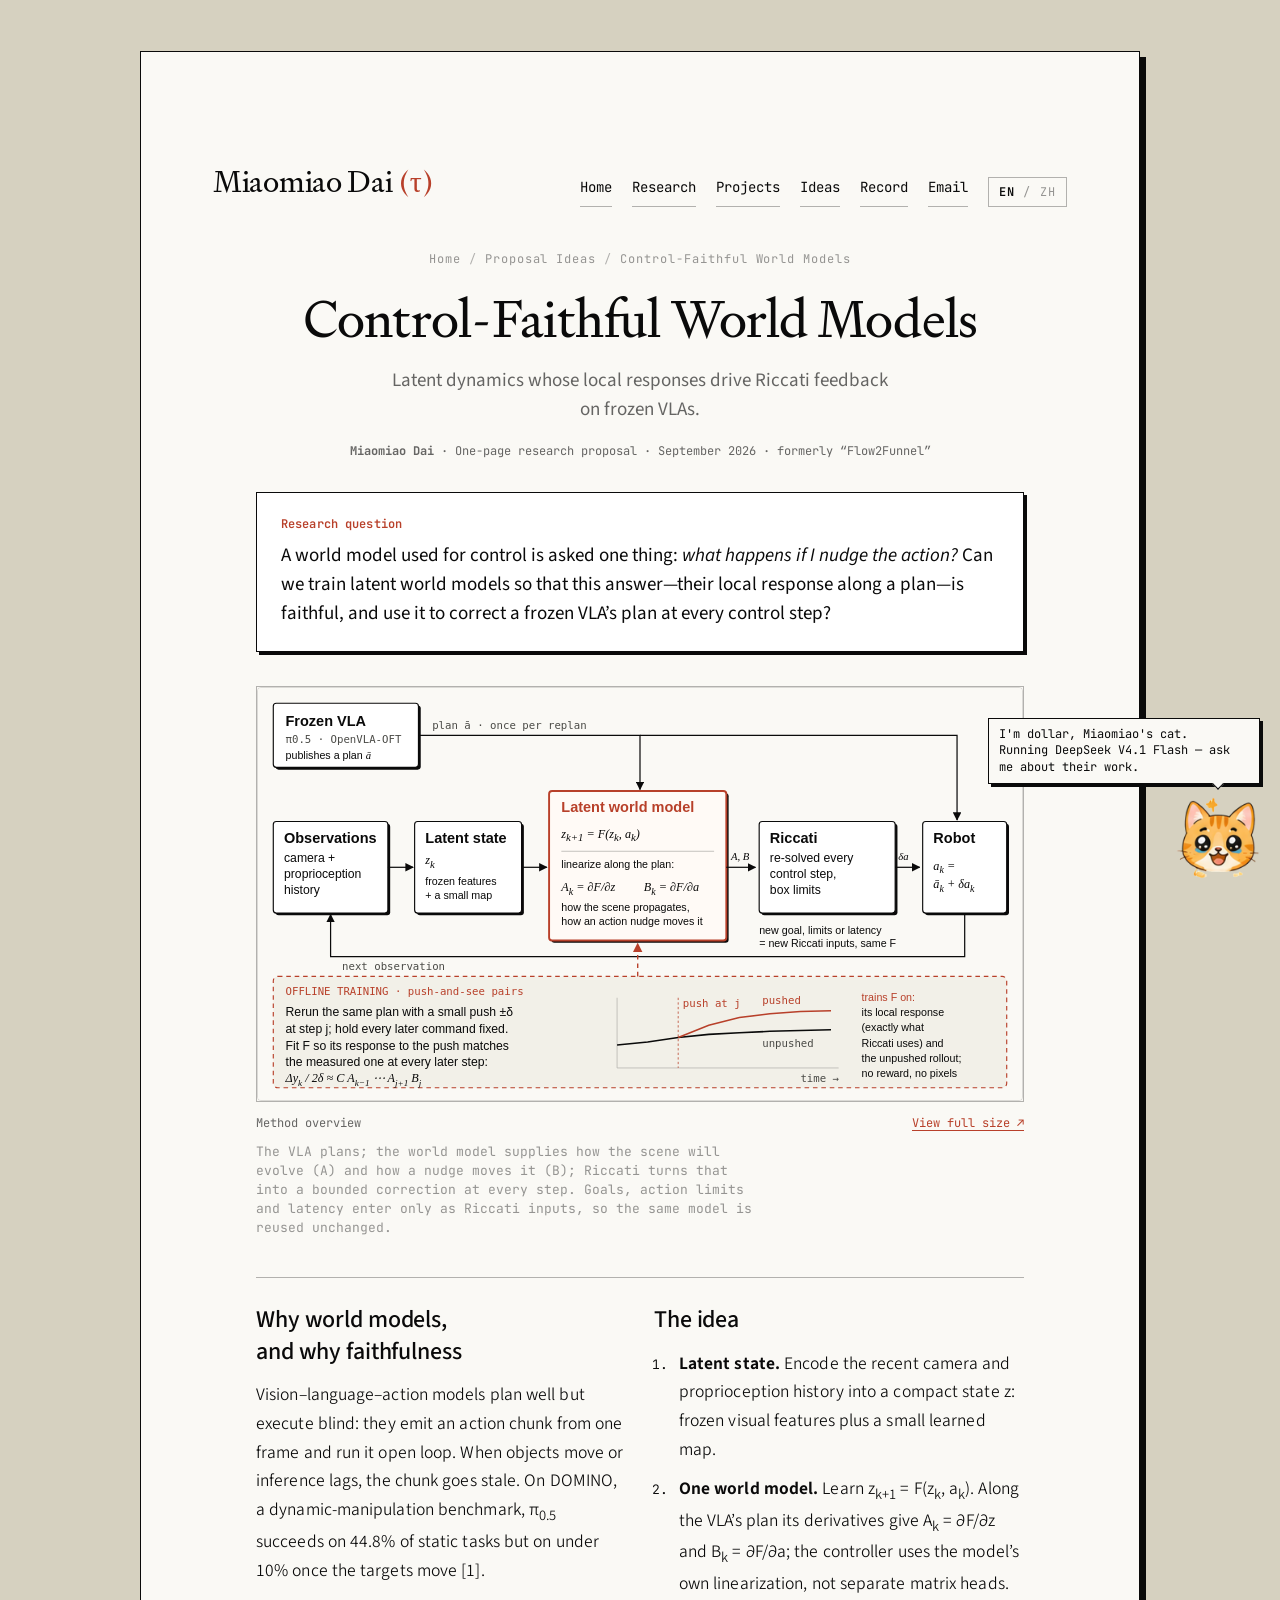
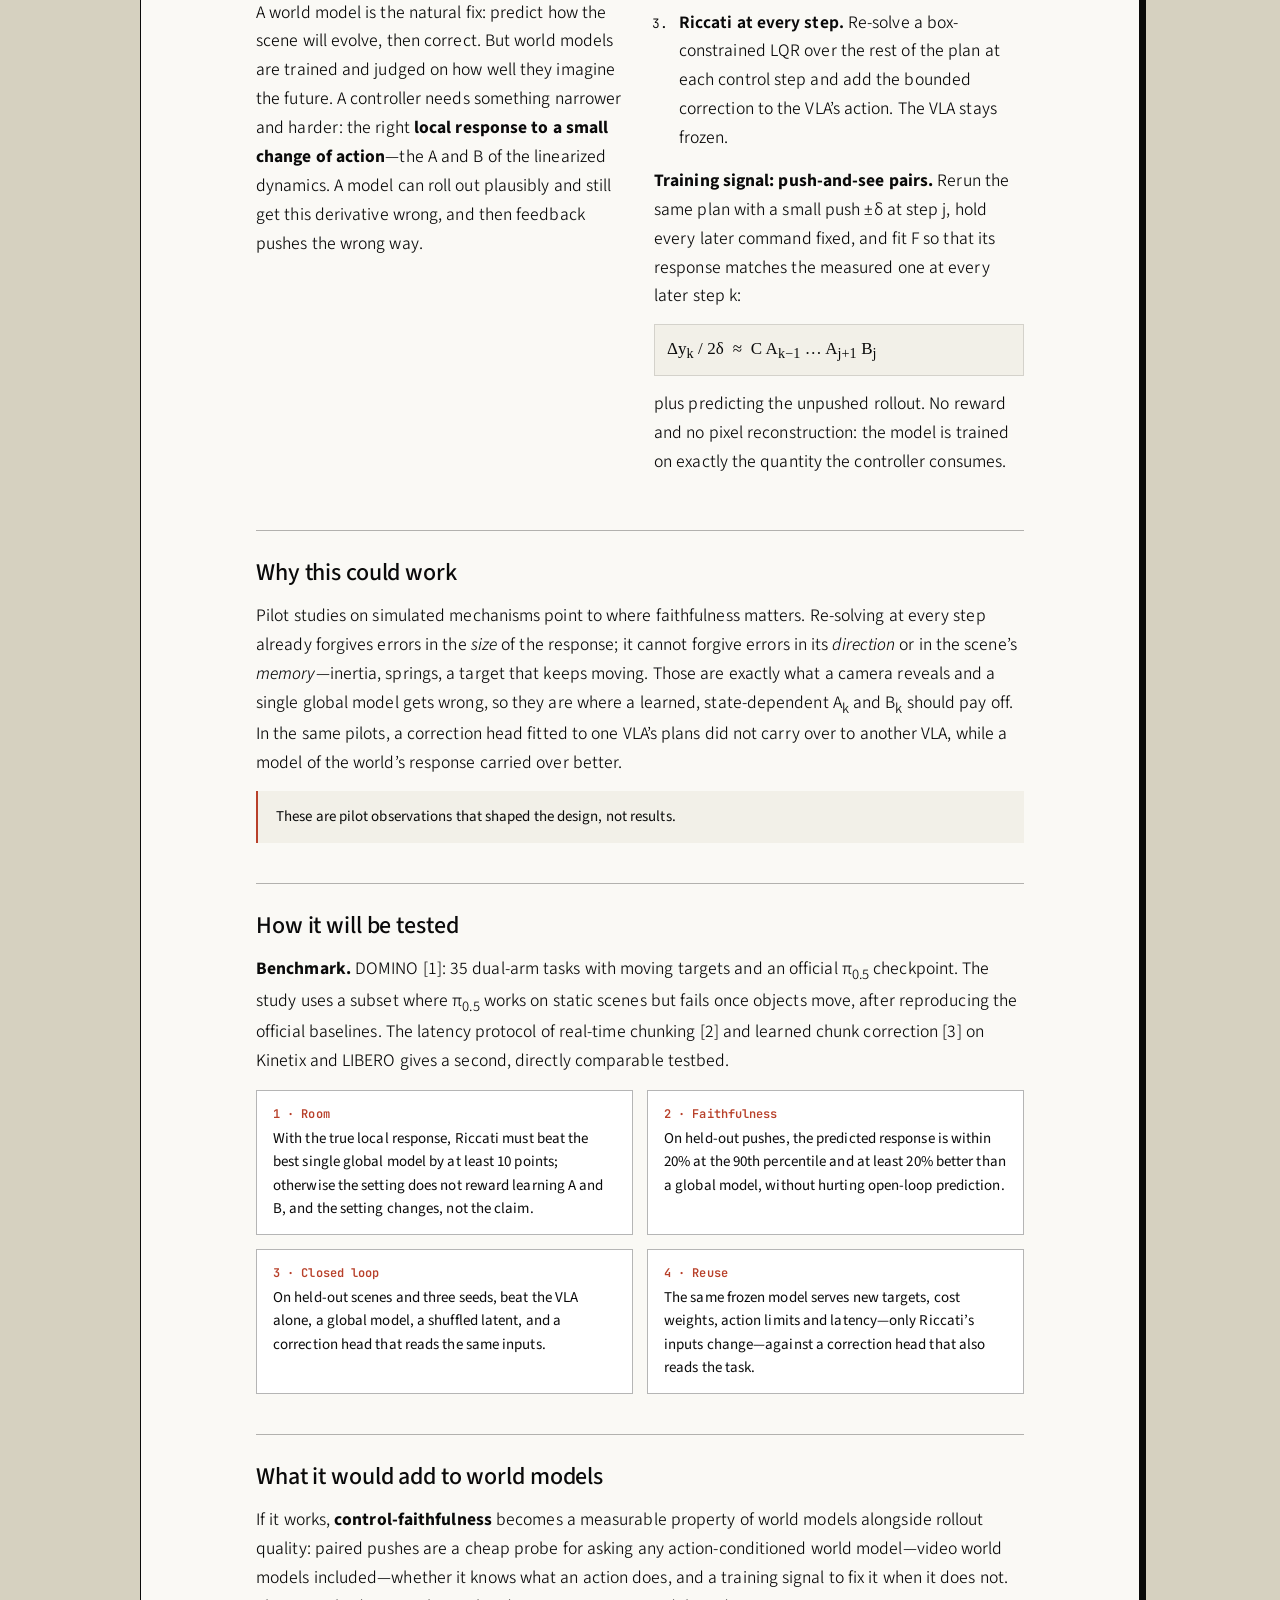
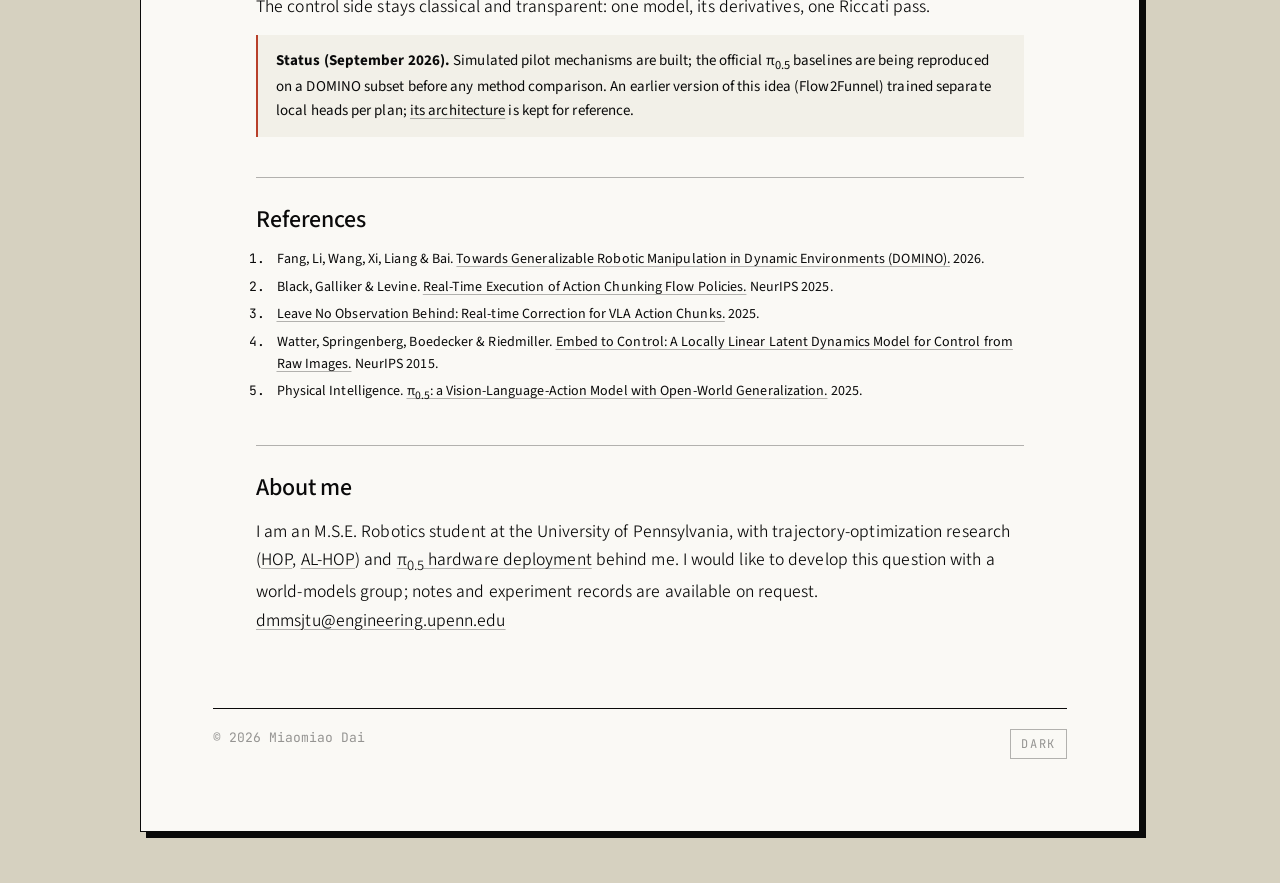
<file: control-faithful-world-models.html>
<!doctype html>
<html lang="en">
<head>
<meta charset="utf-8">
<meta name="viewport" content="width=device-width, initial-scale=1">
<title>Control-Faithful World Models — Miaomiao Dai</title>
<meta name="description" content="A one-page research proposal: train latent world models so their local response to actions is faithful, and use that response for Riccati feedback on a frozen VLA's plan.">
<meta property="og:title" content="Control-Faithful World Models">
<meta property="og:description" content="What does a small push do? Training latent world models to answer it, and using the answer for Riccati feedback on frozen VLA plans.">
<meta property="og:type" content="article">
<meta property="og:url" content="https://dmsjtum.github.io/control-faithful-world-models.html">
<meta property="og:image" content="https://dmsjtum.github.io/assets/cfwm-method.png">
<meta property="og:image:width" content="2000">
<meta property="og:image:height" content="1080">
<meta property="og:image:alt" content="A frozen VLA publishes a plan; a latent world model is linearized along it to give A and B; Riccati re-solves every step and corrects the action; push-and-see pairs train the model offline.">
<meta name="twitter:card" content="summary_large_image">
<link rel="canonical" href="https://dmsjtum.github.io/control-faithful-world-models.html">
<link rel="icon" href="assets/favicon.png">
<link rel="preconnect" href="https://fonts.googleapis.com">
<link rel="preconnect" href="https://fonts.gstatic.com" crossorigin>
<link href="https://fonts.googleapis.com/css2?family=Instrument+Serif:ital@0;1&family=Source+Sans+3:wght@200..900&family=JetBrains+Mono:wght@400;600&display=swap" rel="stylesheet">
<link rel="stylesheet" href="assets/paper.css">

<!-- Page-local layout for the one-page proposal. -->
<style>
  .cf-page { max-width: var(--measure); margin-inline: auto; }
  .cf-page h1, .cf-page h2, .cf-page h3, .cf-page .cf-label { text-transform: none; font-variant-caps: normal; }
  .cf-hero { padding-top: 44px; padding-bottom: 0; }
  .cf-hero .display { font-size: clamp(34px, 5.2vw, 52px); line-height: 1.08; text-wrap: balance; }
  .cf-hero .hero__sub { font: 400 19px/1.5 var(--sans); max-width: 56ch; margin-inline: auto; }
  .cf-status { font: 400 12px/1.6 var(--mono); color: var(--ink-2); margin-top: 18px; }
  .cf-question { margin-top: 30px; padding: 22px 24px; background: var(--card-surface); border: 1px solid var(--edge); box-shadow: var(--lift-sm); }
  .cf-question p { margin: 0; font: 400 19px/1.55 var(--sans); }
  .cf-label { display: block; font: 600 12px/1.5 var(--mono); letter-spacing: .01em; color: var(--accent); margin-bottom: 8px; }
  .cf-figure { margin: 34px 0 0; }
  .cf-figure .cf-well { overflow-x: auto; border: 1px solid var(--rule-hi); background: #faf9f5; }
  .cf-figure img { display: block; width: 100%; min-width: 680px; height: auto; }
  .cf-figure > a { display: block; cursor: zoom-in; }
  .cf-figurebar { display: flex; flex-wrap: wrap; justify-content: space-between; gap: 8px 20px; margin: 12px 0 6px; font: 400 12px/1.5 var(--mono); color: var(--ink-2); }
  .cf-figurebar a { color: var(--accent); text-underline-offset: 3px; }
  .cf-block { margin-top: 40px; padding-top: 26px; border-top: 1px solid var(--rule-hi); }
  .cf-block h2 { margin: 0 0 14px; font: 500 24px/1.3 var(--sans); text-wrap: balance; }
  .cf-block p { margin: 0 0 13px; }
  .cf-cols { display: grid; grid-template-columns: repeat(2, minmax(0, 1fr)); gap: 28px; }
  .cf-list { padding-left: 1.2em; margin: 12px 0 14px; }
  .cf-list li { padding-left: 3px; }
  .cf-list li + li { margin-top: 10px; }
  .cf-list li::marker { color: var(--ink); font-family: var(--mono); font-size: 13px; }
  .cf-list b { font-weight: 650; }
  .cf-eq { margin: 10px 0 14px; padding: 10px 12px; border: 1px solid var(--rule); background: var(--paper-hi); overflow-x: auto; white-space: nowrap; font: 400 17px/1.6 Georgia, "Times New Roman", serif; }
  .cf-note { padding: 14px 18px; border-left: 2px solid var(--accent); background: var(--paper-hi); font: 400 15px/1.6 var(--sans); }
  .cf-gates { display: grid; grid-template-columns: repeat(2, minmax(0, 1fr)); gap: 14px; margin: 14px 0 16px; }
  .cf-gate { padding: 14px 16px; border: 1px solid var(--rule-hi); background: var(--card-surface); font: 400 15px/1.55 var(--sans); }
  .cf-gate b { display: block; font: 600 12px/1.5 var(--mono); color: var(--accent); margin-bottom: 4px; }
  .cf-refs { font: 400 14px/1.55 var(--sans); overflow-wrap: anywhere; }
  .cf-refs li + li { margin-top: 6px; }
  .cf-contact { overflow-wrap: anywhere; }
  html[data-lang="zh"] .cf-page { line-break: strict; }
  @media (max-width: 720px) {
    .cf-cols, .cf-gates { grid-template-columns: 1fr; gap: 12px; }
    .cf-hero { padding-top: 26px; }
    .cf-question { padding: 18px; }
  }
</style>

<!-- Same entrance gate as index.html; see the comment there. -->
<script>
  (function () {
    var el = document.documentElement;
    try {
      if (matchMedia("(prefers-reduced-motion: reduce)").matches) return;
    } catch (e) { return; }
    el.setAttribute("data-motion", "on");
    setTimeout(function () {
      if (!window.__paperEntrance) el.removeAttribute("data-motion");
    }, 2500);
  })();
</script>
</head>
<body>

<div class="shell">

  <header class="masthead">
    <a class="wordmark" href="index.html">Miaomiao Dai <span class="accent">(&tau;)</span></a>
    <nav class="nav" aria-label="Primary">
      <a href="index.html"><span class="lang-en">Home</span><span class="lang-zh">首页</span></a>
      <a href="index.html#publications"><span class="lang-en">Research</span><span class="lang-zh">研究</span></a>
      <a href="index.html#projects"><span class="lang-en">Projects</span><span class="lang-zh">项目</span></a>
      <a href="index.html#proposals"><span class="lang-en">Ideas</span><span class="lang-zh">构想</span></a>
      <a href="index.html#experience"><span class="lang-en">Record</span><span class="lang-zh">履历</span></a>
      <a href="mailto:dmmsjtu@engineering.upenn.edu">Email</a>
      <button class="lang-toggle" data-lang-toggle type="button"><b>EN</b> / ZH</button>
    </nav>
  </header>

  <main class="cf-page">
    <section class="hero hero--center cf-hero">
      <ol class="crumbs"><li><a href="index.html">Home</a></li><li><a href="index.html#proposals"><span class="lang-en">Proposal Ideas</span><span class="lang-zh">研究构想</span></a></li><li><span class="lang-en">Control-Faithful World Models</span><span class="lang-zh">控制可信的世界模型</span></li></ol>
      <h1 class="display">Control-Faithful World Models</h1>
      <p class="hero__sub"><span class="lang-en">Latent dynamics whose local responses drive Riccati feedback on frozen VLAs.</span><span class="lang-zh">让隐空间世界模型的局部响应足够准确，用来驱动冻结 VLA 上的 Riccati 反馈。</span></p>
      <p class="cf-status"><b>Miaomiao Dai</b> &middot; <span class="lang-en">One-page research proposal &middot; September 2026 &middot; formerly &ldquo;Flow2Funnel&rdquo;</span><span class="lang-zh">一页研究计划 &middot; 2026 年 9 月 &middot; 原名 &ldquo;Flow2Funnel&rdquo;</span></p>
    </section>

    <div class="cf-question">
      <span class="cf-label"><span class="lang-en">Research question</span><span class="lang-zh">核心问题</span></span>
      <p><span class="lang-en">A world model used for control is asked one thing: <i>what happens if I nudge the action?</i> Can we train latent world models so that this answer&mdash;their local response along a plan&mdash;is faithful, and use it to correct a frozen VLA&rsquo;s plan at every control step?</span><span class="lang-zh">用于控制的世界模型，其实只被问一件事：<i>把动作轻推一下，会发生什么？</i>能否训练隐空间世界模型，让它沿计划的局部响应足够准确，并用这个响应在每个控制步修正冻结 VLA 的计划？</span></p>
    </div>

    <figure class="figure cf-figure" id="method">
      <a class="cf-well" href="assets/cfwm-method.png" target="_blank" rel="noopener" aria-label="Open the method figure at full size"><img src="assets/cfwm-method.svg" width="1000" height="540" alt="A frozen VLA publishes a plan once per replan. Camera and proprioception history are encoded into a latent state z. A latent world model z_(k+1) = F(z_k, a_k) is linearized along the plan to give A_k and B_k. A Riccati controller, re-solved at every control step with box limits, adds a correction delta a to the VLA's action. Offline, push-and-see pairs (the same plan rerun with a small push at one step, later commands held fixed) train F so that its predicted response matches the measured one." fetchpriority="high"></a>
      <div class="cf-figurebar"><span><span class="lang-en">Method overview</span><span class="lang-zh">方法总览</span></span><a href="assets/cfwm-method.png" target="_blank" rel="noopener"><span class="lang-en">View full size ↗</span><span class="lang-zh">查看原图 ↗</span></a></div>
      <figcaption><span class="lang-en">The VLA plans; the world model supplies how the scene will evolve (A) and how a nudge moves it (B); Riccati turns that into a bounded correction at every step. Goals, action limits and latency enter only as Riccati inputs, so the same model is reused unchanged.</span><span class="lang-zh">VLA 负责出计划；世界模型给出场景如何演化（A）、轻推一下会怎样（B）；Riccati 据此在每一步算出有界修正。目标、动作上限与延迟只是 Riccati 的输入，同一个模型无需重训即可复用。</span></figcaption>
    </figure>

    <section class="cf-block prose" id="why">
      <div class="cf-cols">
        <div>
          <h2><span class="lang-en">Why world models, and why faithfulness</span><span class="lang-zh">为什么要世界模型，为什么强调&ldquo;可信&rdquo;</span></h2>
          <p class="lang-en">Vision&ndash;language&ndash;action models plan well but execute blind: they emit an action chunk from one frame and run it open loop. When objects move or inference lags, the chunk goes stale. On DOMINO, a dynamic-manipulation benchmark, &pi;<sub>0.5</sub> succeeds on 44.8% of static tasks but on under 10% once the targets move [1].</p>
          <p class="lang-zh">视觉–语言–动作模型擅长出计划，执行时却是&ldquo;闭眼&rdquo;的：它根据单帧画面给出一段动作，然后开环执行。物体一动或推理一慢，这段动作就过时了。在动态操作基准 DOMINO 上，&pi;<sub>0.5</sub> 在静态任务上成功率 44.8%，目标一旦运动就不到 10% [1]。</p>
          <p class="lang-en">A world model is the natural fix: predict how the scene will evolve, then correct. But world models are trained and judged on how well they imagine the future. A controller needs something narrower and harder: the right <b>local response to a small change of action</b>&mdash;the A and B of the linearized dynamics. A model can roll out plausibly and still get this derivative wrong, and then feedback pushes the wrong way.</p>
          <p class="lang-zh">世界模型是自然的补救：先预测场景如何演化，再修正。但世界模型通常按&ldquo;想象未来像不像&rdquo;来训练和评价，而控制器需要的东西更窄也更难：<b>动作微小改变时的局部响应</b>，即线性化动力学里的 A 和 B。一个模型可以滚动预测得很像样，导数却是错的；这时反馈会往错的方向推。</p>
        </div>
        <div>
          <h2><span class="lang-en">The idea</span><span class="lang-zh">方法</span></h2>
          <ol class="cf-list">
            <li><span class="lang-en"><b>Latent state.</b> Encode the recent camera and proprioception history into a compact state z: frozen visual features plus a small learned map.</span><span class="lang-zh"><b>隐状态。</b>把最近的相机画面与本体感知历史编码成紧凑的状态 z：冻结的视觉特征，加一个小的可学习映射。</span></li>
            <li><span class="lang-en"><b>One world model.</b> Learn z<sub>k+1</sub> = F(z<sub>k</sub>, a<sub>k</sub>). Along the VLA&rsquo;s plan its derivatives give A<sub>k</sub> = &part;F/&part;z and B<sub>k</sub> = &part;F/&part;a; the controller uses the model&rsquo;s own linearization, not separate matrix heads.</span><span class="lang-zh"><b>一个世界模型。</b>学习 z<sub>k+1</sub> = F(z<sub>k</sub>, a<sub>k</sub>)。沿 VLA 的计划求导即得 A<sub>k</sub> = &part;F/&part;z 与 B<sub>k</sub> = &part;F/&part;a；控制器直接用模型自身的线性化，不另设矩阵输出头。</span></li>
            <li><span class="lang-en"><b>Riccati at every step.</b> Re-solve a box-constrained LQR over the rest of the plan at each control step and add the bounded correction to the VLA&rsquo;s action. The VLA stays frozen.</span><span class="lang-zh"><b>每步 Riccati。</b>每个控制步沿剩余计划重解一次带盒约束的 LQR，把有界修正加到 VLA 的动作上；VLA 本身保持冻结。</span></li>
          </ol>
          <p><span class="lang-en"><b>Training signal: push-and-see pairs.</b> Rerun the same plan with a small push &plusmn;&delta; at step j, hold every later command fixed, and fit F so that its response matches the measured one at every later step k:</span><span class="lang-zh"><b>训练信号：&ldquo;推一下看看&rdquo;的成对回放。</b>同一计划重跑一遍，只在第 j 步施加 &plusmn;&delta; 的轻推、之后的命令全部锁定；让 F 的响应在之后每一步 k 都与实测一致：</span></p>
          <div class="cf-eq">&Delta;y<sub>k</sub> / 2&delta; &nbsp;&asymp;&nbsp; C A<sub>k&minus;1</sub> &hellip; A<sub>j+1</sub> B<sub>j</sub></div>
          <p><span class="lang-en">plus predicting the unpushed rollout. No reward and no pixel reconstruction: the model is trained on exactly the quantity the controller consumes.</span><span class="lang-zh">再加上预测未推动的那条轨迹。不需要奖励，也不重建像素：模型被训练的，正是控制器要用的那个量。</span></p>
        </div>
      </div>
    </section>

    <section class="cf-block prose" id="insight">
      <h2><span class="lang-en">Why this could work</span><span class="lang-zh">为什么可能有效</span></h2>
      <p class="lang-en">Pilot studies on simulated mechanisms point to where faithfulness matters. Re-solving at every step already forgives errors in the <i>size</i> of the response; it cannot forgive errors in its <i>direction</i> or in the scene&rsquo;s <i>memory</i>&mdash;inertia, springs, a target that keeps moving. Those are exactly what a camera reveals and a single global model gets wrong, so they are where a learned, state-dependent A<sub>k</sub> and B<sub>k</sub> should pay off. In the same pilots, a correction head fitted to one VLA&rsquo;s plans did not carry over to another VLA, while a model of the world&rsquo;s response carried over better.</p>
      <p class="lang-zh">在仿真机构上的初步实验提示了&ldquo;可信&rdquo;在哪里要紧：每步重解已经能容忍响应<i>大小</i>的误差，却容忍不了响应<i>方向</i>的误差，也容忍不了场景的<i>记忆</i>（惯性、弹簧、持续运动的目标）。这些正是相机看得见、而单一全局模型会弄错的量，所以学出随状态变化的 A<sub>k</sub>、B<sub>k</sub> 应当在这里见效。同一批实验中，按一个 VLA 的计划拟合的修正头迁移不到另一个 VLA，而&ldquo;世界如何响应&rdquo;的模型迁移得更好。</p>
      <p class="cf-note"><span class="lang-en">These are pilot observations that shaped the design, not results.</span><span class="lang-zh">以上是影响设计的初步观察，不是结论。</span></p>
    </section>

    <section class="cf-block prose" id="tests">
      <h2><span class="lang-en">How it will be tested</span><span class="lang-zh">如何检验</span></h2>
      <p class="lang-en"><b>Benchmark.</b> DOMINO [1]: 35 dual-arm tasks with moving targets and an official &pi;<sub>0.5</sub> checkpoint. The study uses a subset where &pi;<sub>0.5</sub> works on static scenes but fails once objects move, after reproducing the official baselines. The latency protocol of real-time chunking [2] and learned chunk correction [3] on Kinetix and LIBERO gives a second, directly comparable testbed.</p>
      <p class="lang-zh"><b>基准。</b>DOMINO [1]：35 个双臂任务，目标会运动，并提供官方 &pi;<sub>0.5</sub> 权重。选取&ldquo;静态会做、物体一动就失败&rdquo;的任务子集，先复现官方基线再比较方法。另用实时分块 [2] 与学习式块修正 [3] 在 Kinetix 和 LIBERO 上的延迟评测协议，作为可直接对比的第二个测试床。</p>
      <div class="cf-gates">
        <div class="cf-gate"><b><span class="lang-en">1 · Room</span><span class="lang-zh">1 · 余量</span></b><span class="lang-en">With the true local response, Riccati must beat the best single global model by at least 10 points; otherwise the setting does not reward learning A and B, and the setting changes, not the claim.</span><span class="lang-zh">给出真实局部响应时，Riccati 必须比最好的单一全局模型高至少 10 个百分点；否则说明这个设定不奖励学 A、B，要换的是设定，而不是主张。</span></div>
        <div class="cf-gate"><b><span class="lang-en">2 · Faithfulness</span><span class="lang-zh">2 · 可信</span></b><span class="lang-en">On held-out pushes, the predicted response is within 20% at the 90th percentile and at least 20% better than a global model, without hurting open-loop prediction.</span><span class="lang-zh">在留出的轻推上，预测响应的误差 90 分位 &le; 20%，且比全局模型小至少 20%，同时不损害开环预测。</span></div>
        <div class="cf-gate"><b><span class="lang-en">3 · Closed loop</span><span class="lang-zh">3 · 闭环</span></b><span class="lang-en">On held-out scenes and three seeds, beat the VLA alone, a global model, a shuffled latent, and a correction head that reads the same inputs.</span><span class="lang-zh">在留出场景、三个种子上，胜过单独的 VLA、全局模型、打乱的隐状态，以及读取相同输入的修正头。</span></div>
        <div class="cf-gate"><b><span class="lang-en">4 · Reuse</span><span class="lang-zh">4 · 复用</span></b><span class="lang-en">The same frozen model serves new targets, cost weights, action limits and latency&mdash;only Riccati&rsquo;s inputs change&mdash;against a correction head that also reads the task.</span><span class="lang-zh">同一个冻结的模型服务新的目标、代价权重、动作上限与延迟（只改 Riccati 的输入），对照同样读取任务信息的修正头。</span></div>
      </div>
    </section>

    <section class="cf-block prose" id="contribution">
      <h2><span class="lang-en">What it would add to world models</span><span class="lang-zh">对世界模型研究的意义</span></h2>
      <p class="lang-en">If it works, <b>control-faithfulness</b> becomes a measurable property of world models alongside rollout quality: paired pushes are a cheap probe for asking any action-conditioned world model&mdash;video world models included&mdash;whether it knows what an action does, and a training signal to fix it when it does not. The control side stays classical and transparent: one model, its derivatives, one Riccati pass.</p>
      <p class="lang-zh">如果成立，<b>控制可信度</b>就成为世界模型与&ldquo;滚动预测质量&rdquo;并列、可以测量的属性：成对轻推是一种廉价的探针，可以拿来检验任何动作条件的世界模型（包括视频世界模型）是否知道一个动作会带来什么；它答错时，同一信号又能用来训练纠正。控制部分保持经典、透明：一个模型、它的导数、一次 Riccati。</p>
      <p class="cf-note"><span class="lang-en"><b>Status (September 2026).</b> Simulated pilot mechanisms are built; the official &pi;<sub>0.5</sub> baselines are being reproduced on a DOMINO subset before any method comparison. An earlier version of this idea (Flow2Funnel) trained separate local heads per plan; <a href="assets/flow2funnel-architecture.png" target="_blank" rel="noopener">its architecture</a> is kept for reference.</span><span class="lang-zh"><b>当前进展（2026 年 9 月）。</b>仿真中的初步机构已搭好；正在 DOMINO 子集上复现官方 &pi;<sub>0.5</sub> 基线，之后才做方法比较。本构想的早期版本（Flow2Funnel）为每个计划单独训练局部输出头，<a href="assets/flow2funnel-architecture.png" target="_blank" rel="noopener">其架构图</a>保留备查。</span></p>
    </section>

    <section class="cf-block prose" id="references">
      <h2><span class="lang-en">References</span><span class="lang-zh">参考文献</span></h2>
      <ol class="cf-list cf-refs">
        <li>Fang, Li, Wang, Xi, Liang &amp; Bai. <a href="https://arxiv.org/abs/2603.15620">Towards Generalizable Robotic Manipulation in Dynamic Environments (DOMINO).</a> 2026.</li>
        <li>Black, Galliker &amp; Levine. <a href="https://arxiv.org/abs/2506.07339">Real-Time Execution of Action Chunking Flow Policies.</a> NeurIPS 2025.</li>
        <li><a href="https://arxiv.org/abs/2509.23224">Leave No Observation Behind: Real-time Correction for VLA Action Chunks.</a> 2025.</li>
        <li>Watter, Springenberg, Boedecker &amp; Riedmiller. <a href="https://arxiv.org/abs/1506.07365">Embed to Control: A Locally Linear Latent Dynamics Model for Control from Raw Images.</a> NeurIPS 2015.</li>
        <li>Physical Intelligence. <a href="https://arxiv.org/abs/2504.16054">&pi;<sub>0.5</sub>: a Vision-Language-Action Model with Open-World Generalization.</a> 2025.</li>
      </ol>
    </section>

    <section class="cf-block prose" id="contact">
      <h2><span class="lang-en">About me</span><span class="lang-zh">关于我</span></h2>
      <p class="cf-contact"><span class="lang-en">I am an M.S.E. Robotics student at the University of Pennsylvania, with trajectory-optimization research (<a href="project.html">HOP</a>, <a href="al-hop.html">AL-HOP</a>) and <a href="index.html#projects">&pi;<sub>0.5</sub> hardware deployment</a> behind me. I would like to develop this question with a world-models group; notes and experiment records are available on request.</span><span class="lang-zh">我在宾夕法尼亚大学攻读机器人学硕士，做过轨迹优化研究（<a href="project.html">HOP</a>、<a href="al-hop.html">AL-HOP</a>），也有 <a href="index.html#projects">&pi;<sub>0.5</sub> 实机部署</a>经验。希望与世界模型方向的课题组一起推进这个问题，可提供研究笔记与实验记录。</span><br><a href="mailto:dmmsjtu@engineering.upenn.edu">dmmsjtu@engineering.upenn.edu</a></p>
    </section>
  </main>

  <footer class="footer">
    <span>&copy; 2026 Miaomiao Dai</span>
    <span><button class="theme-toggle" data-theme-toggle type="button">Dark</button></span>
  </footer>

</div>

<script src="assets/paper.js"></script>
</body>
</html>
</file>
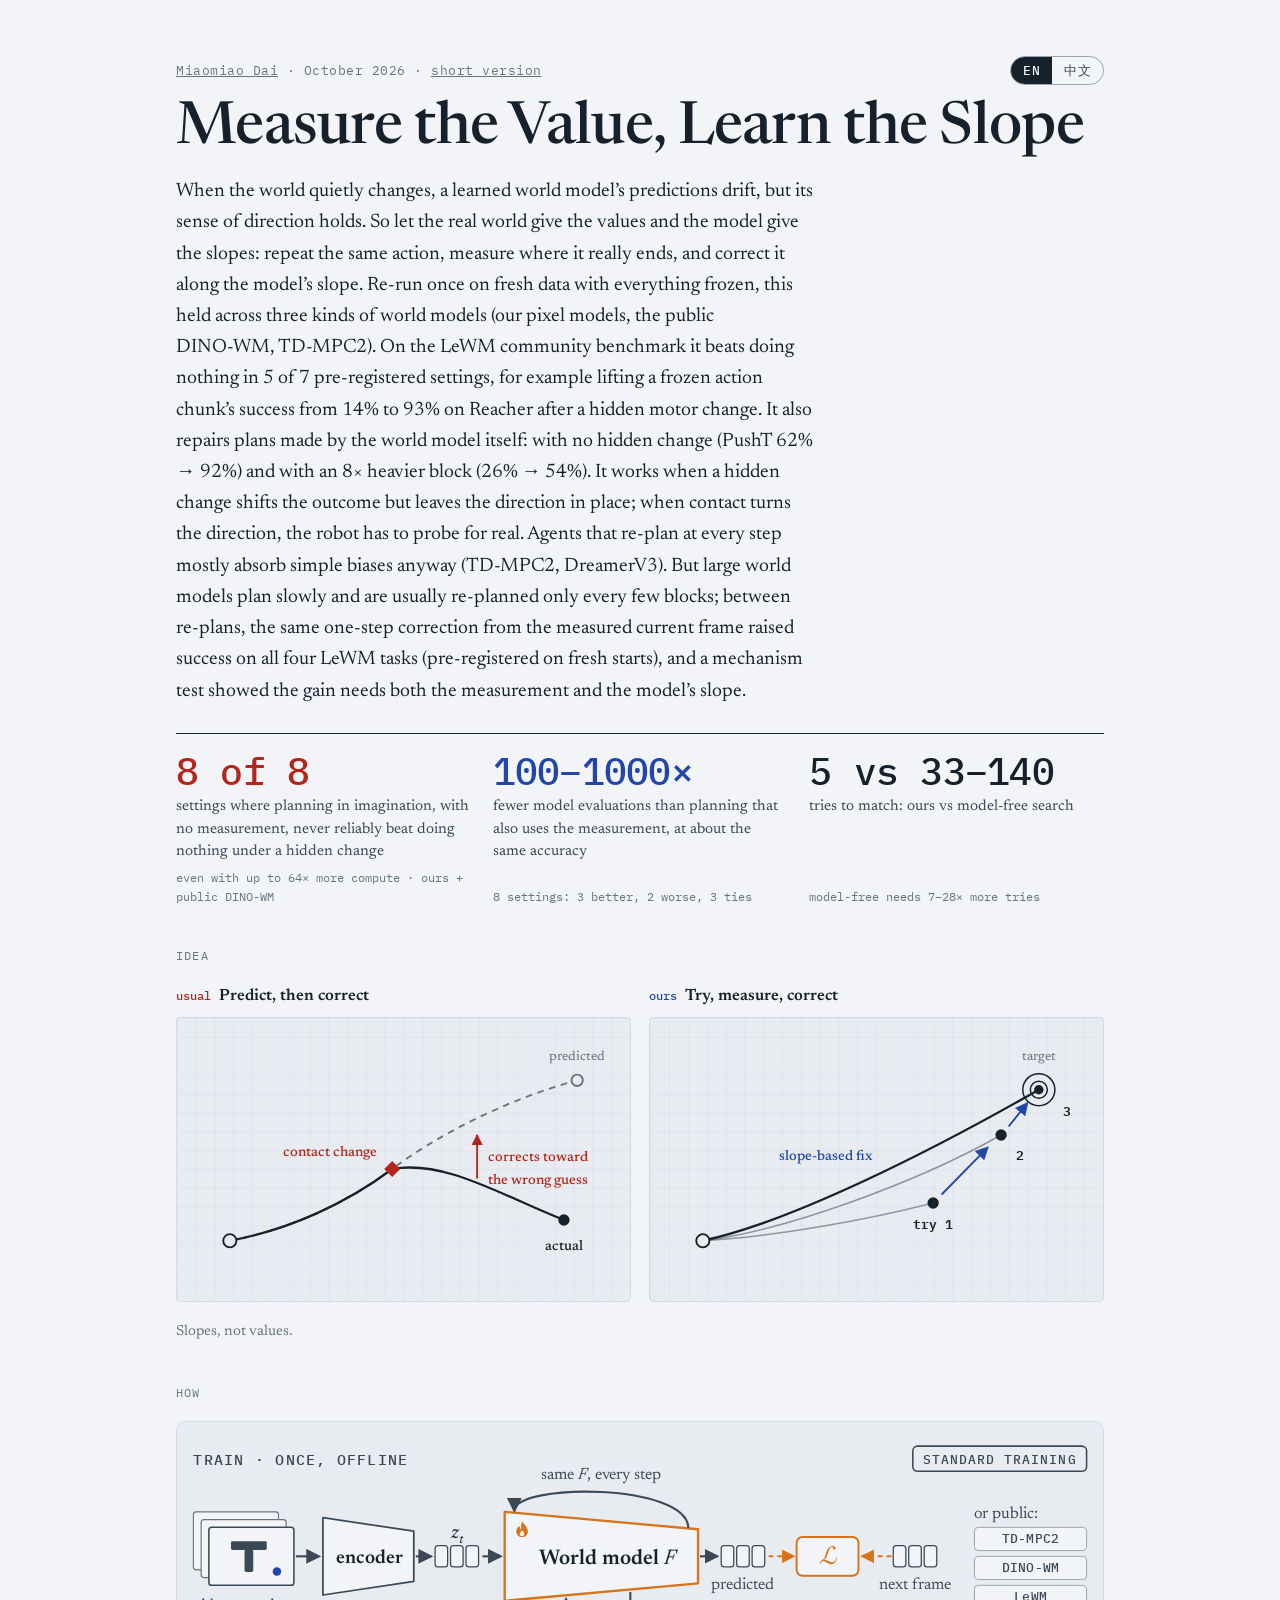
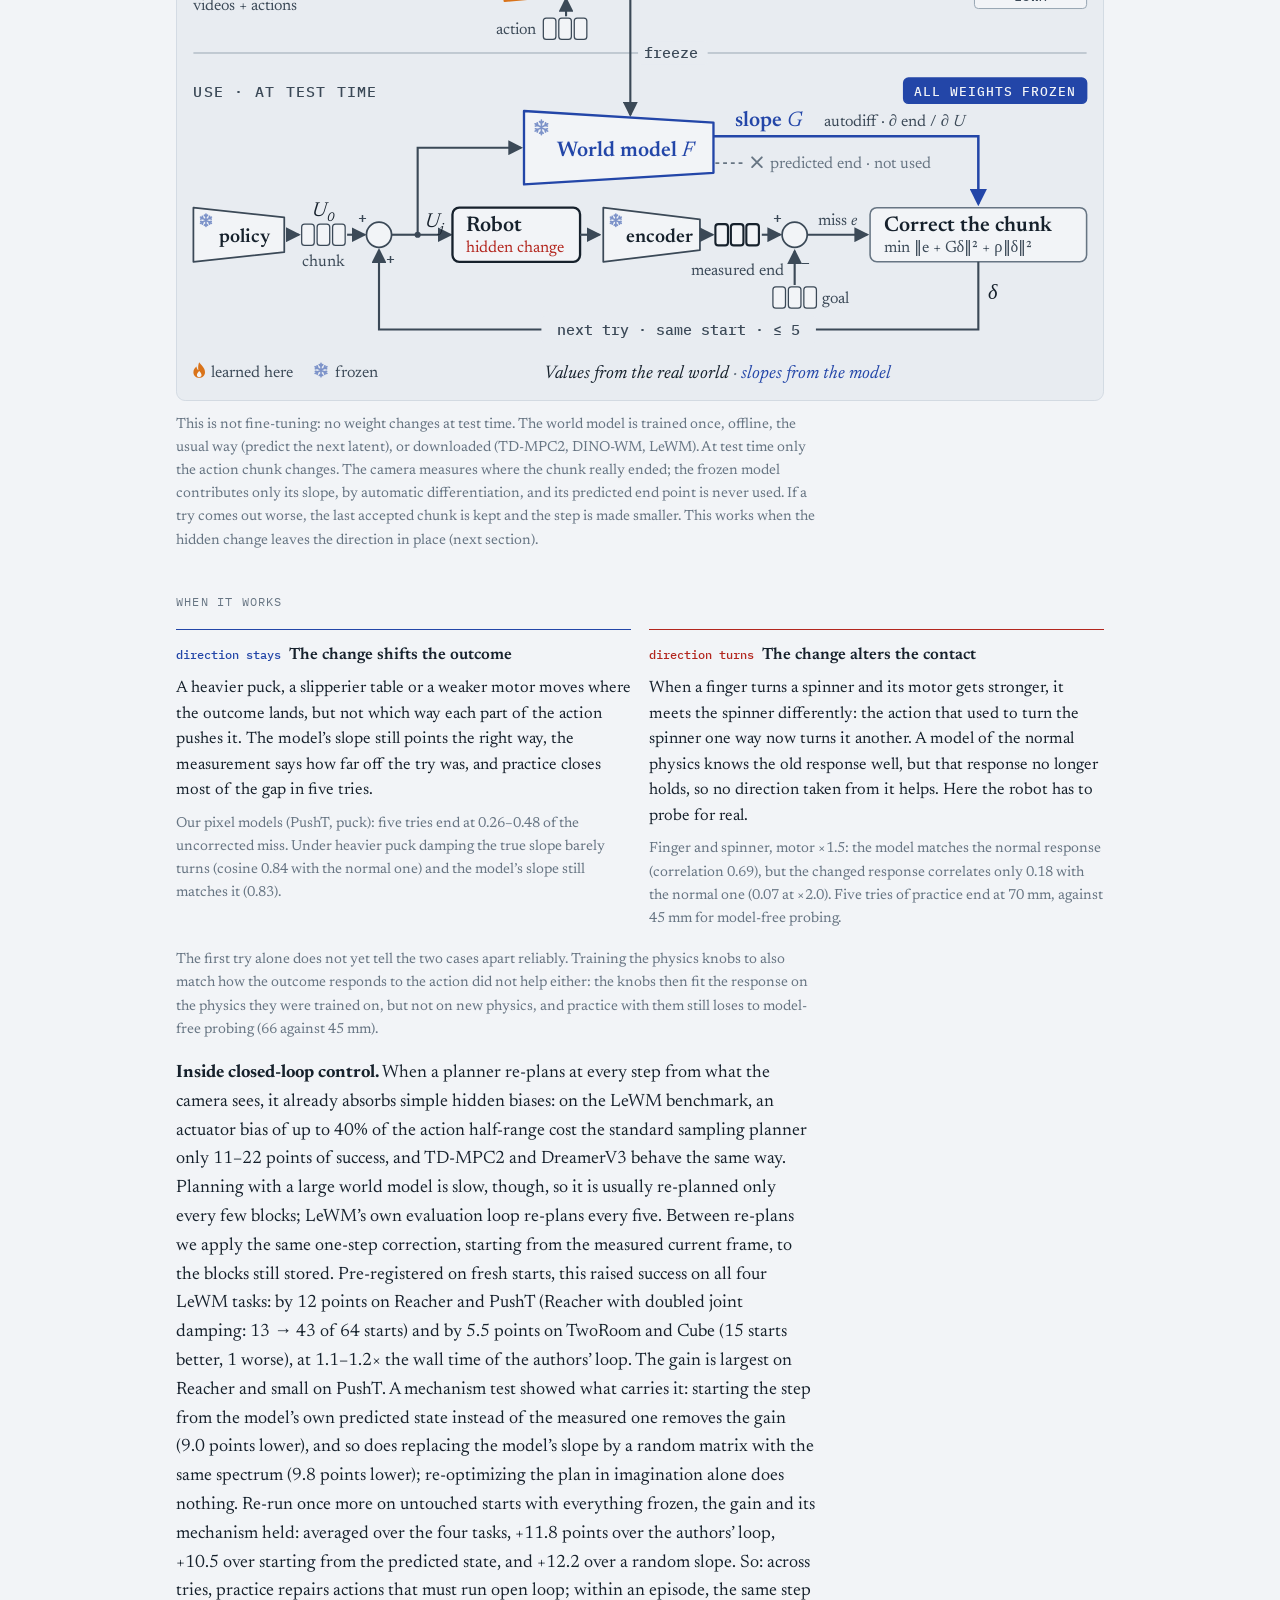
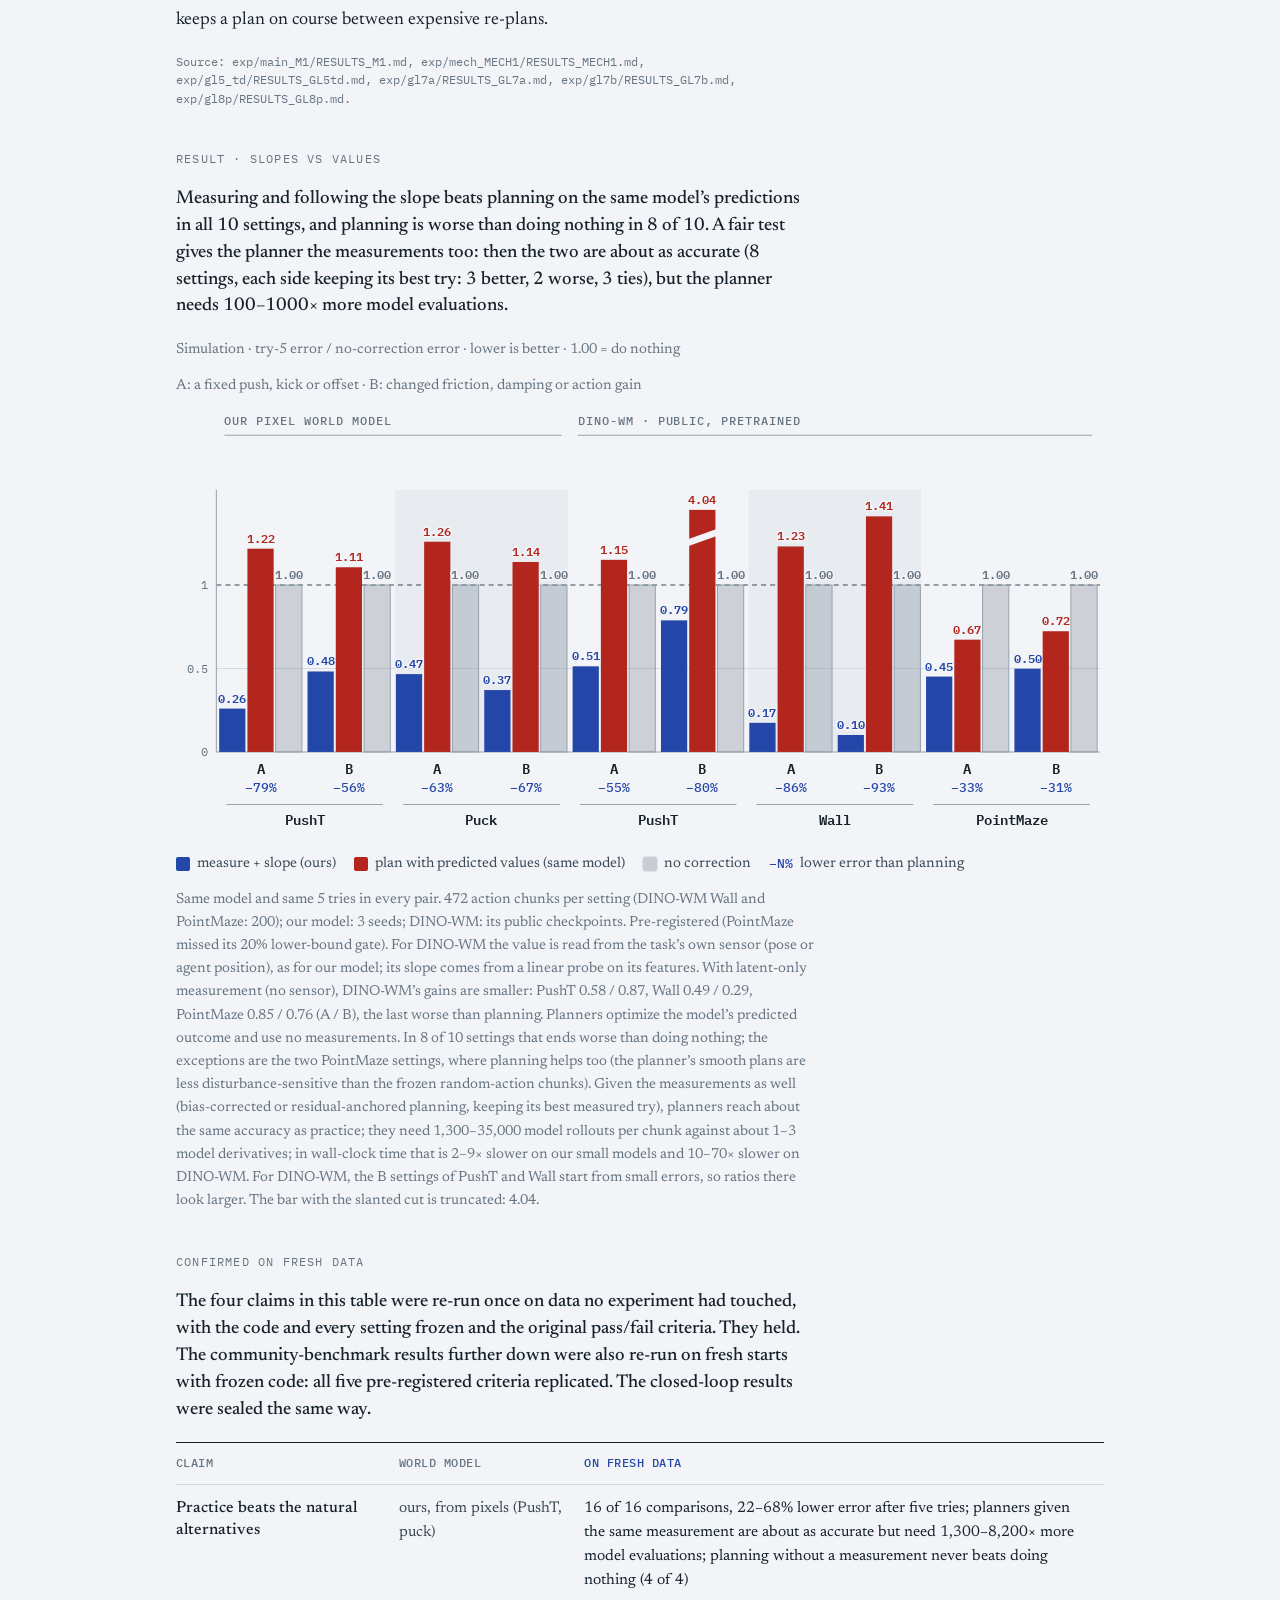
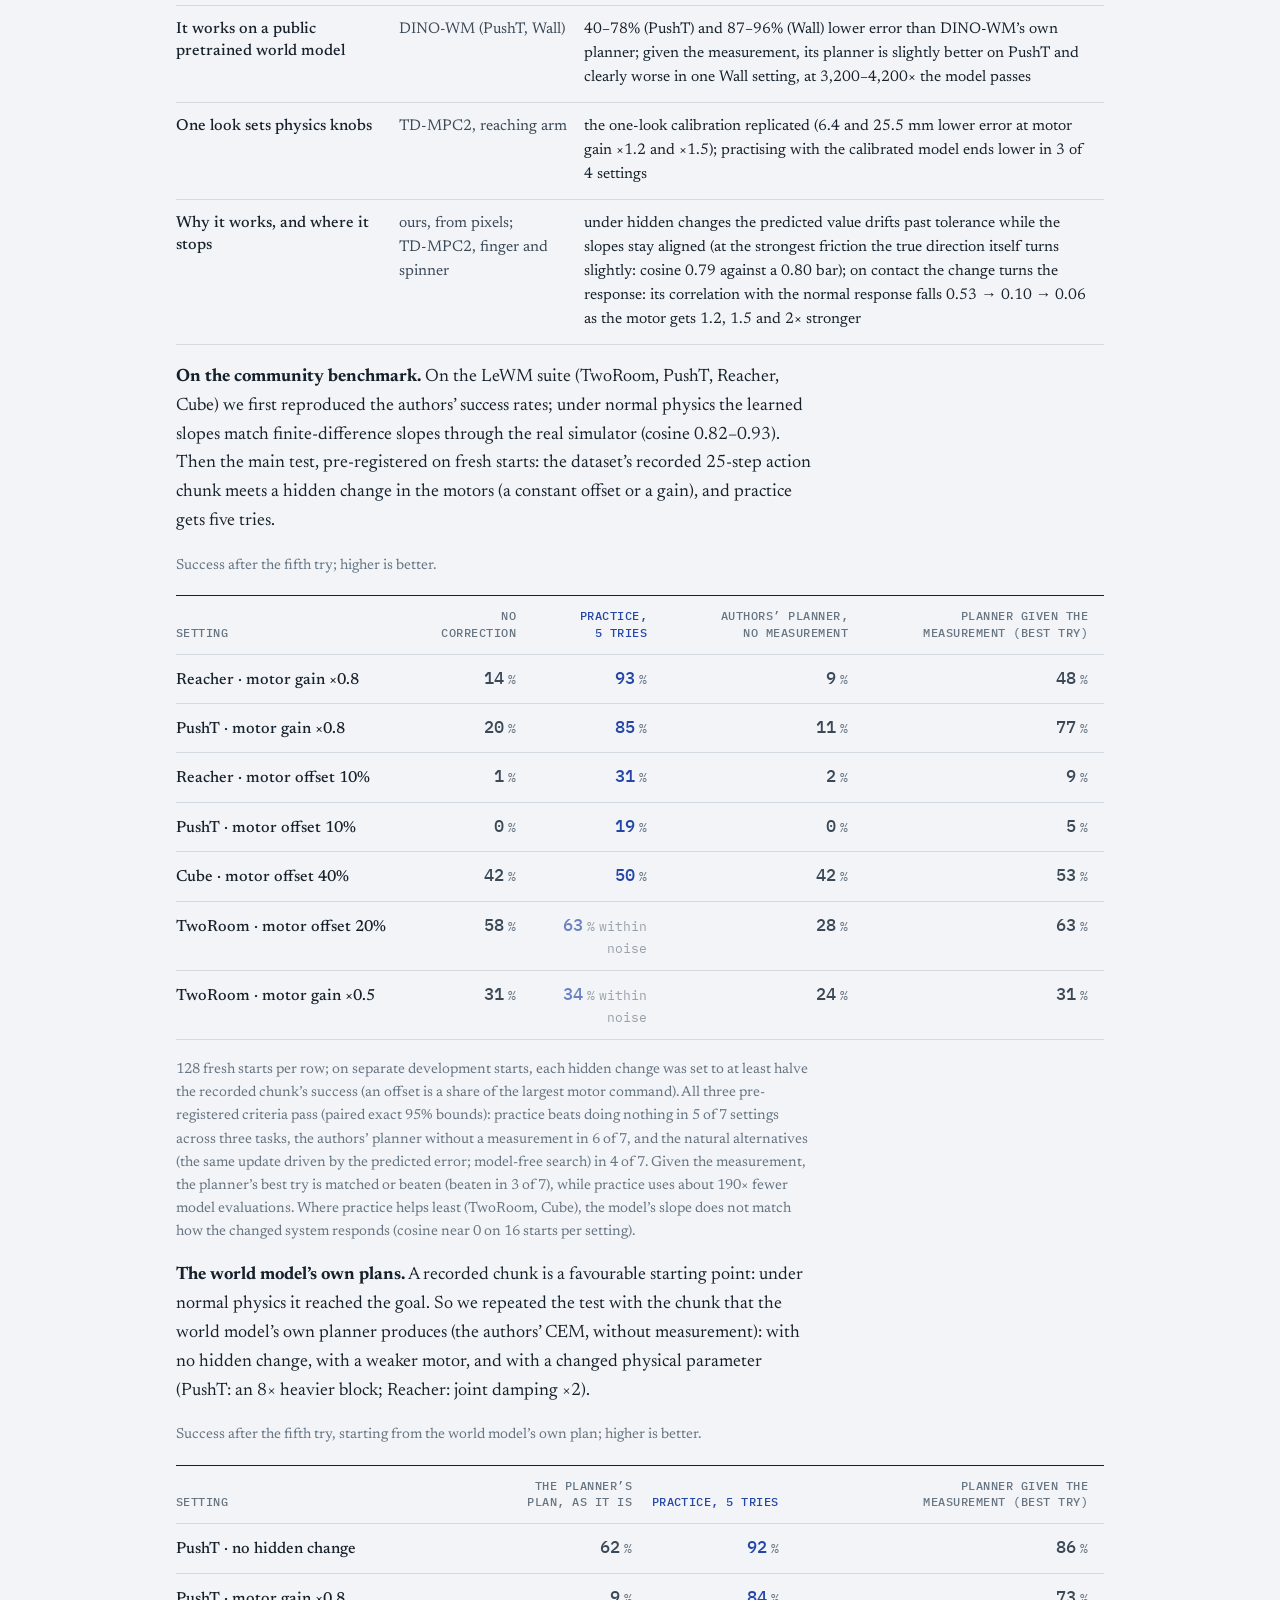
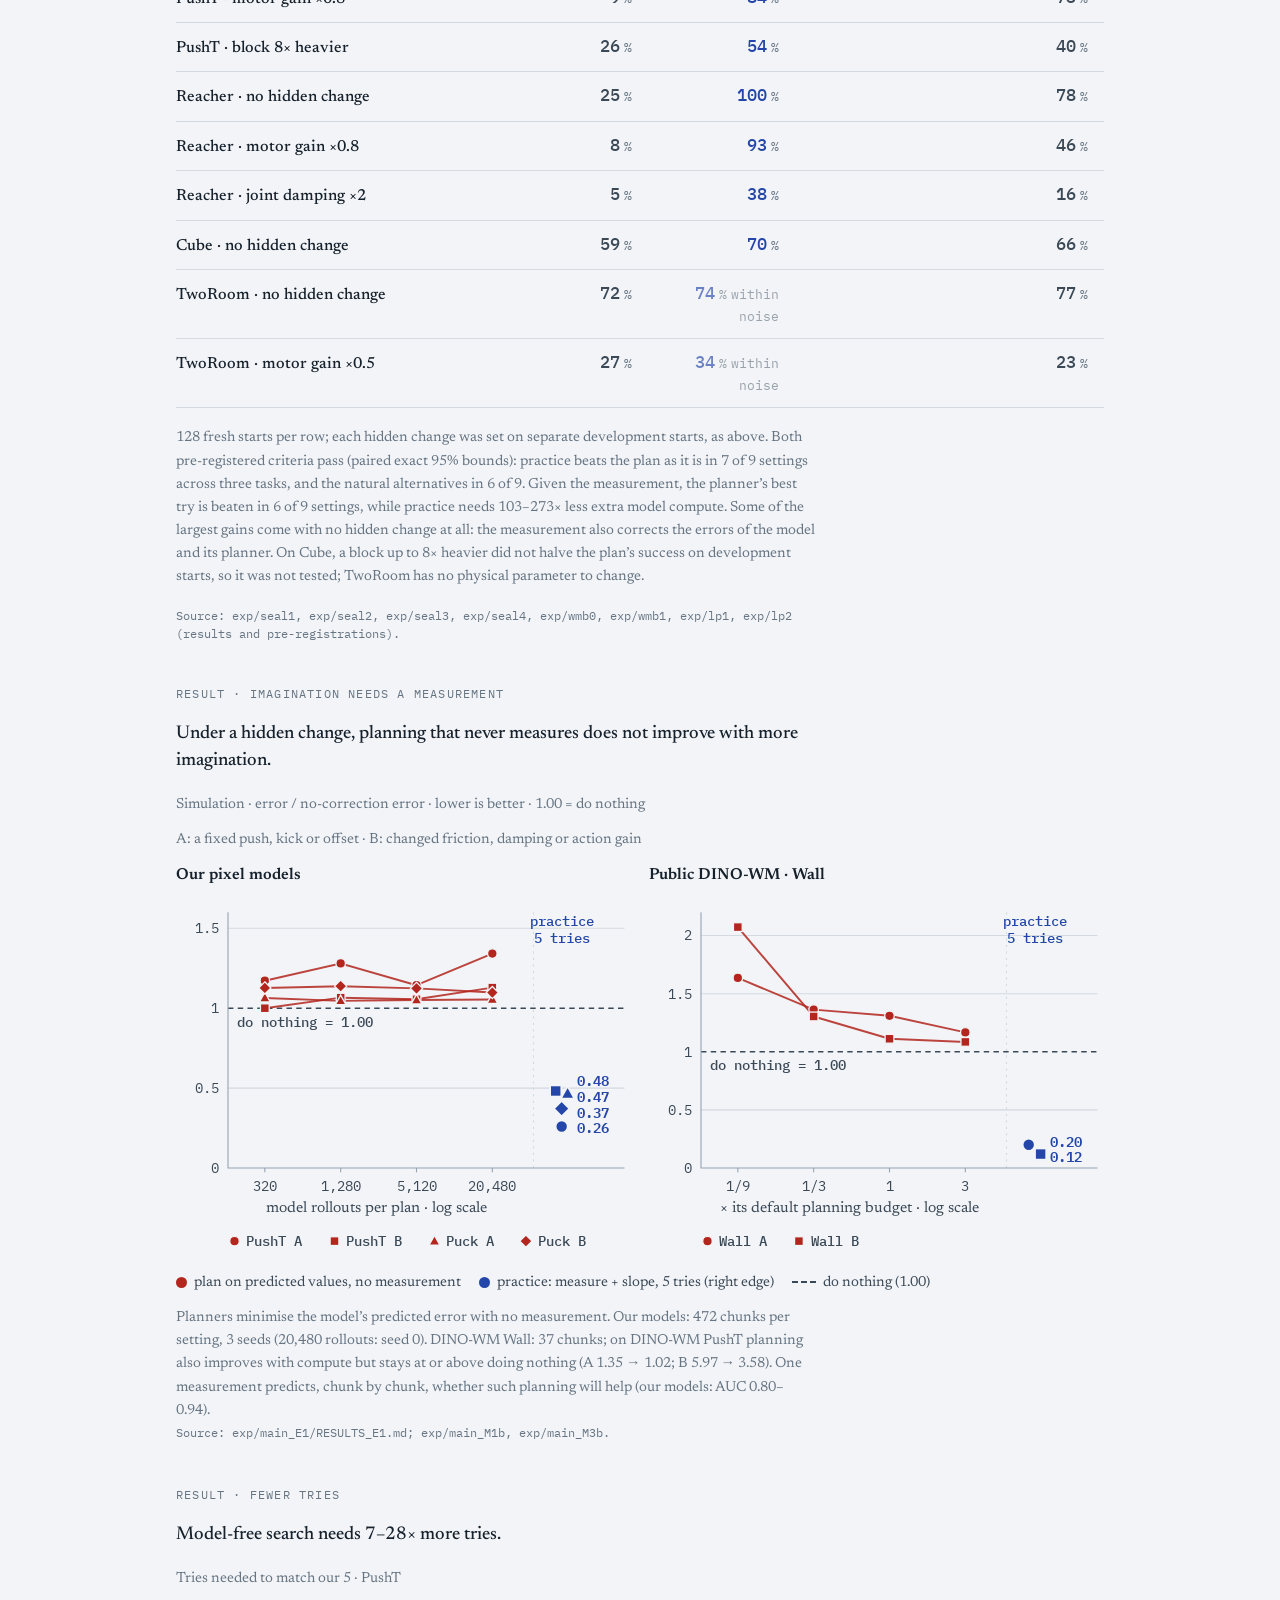
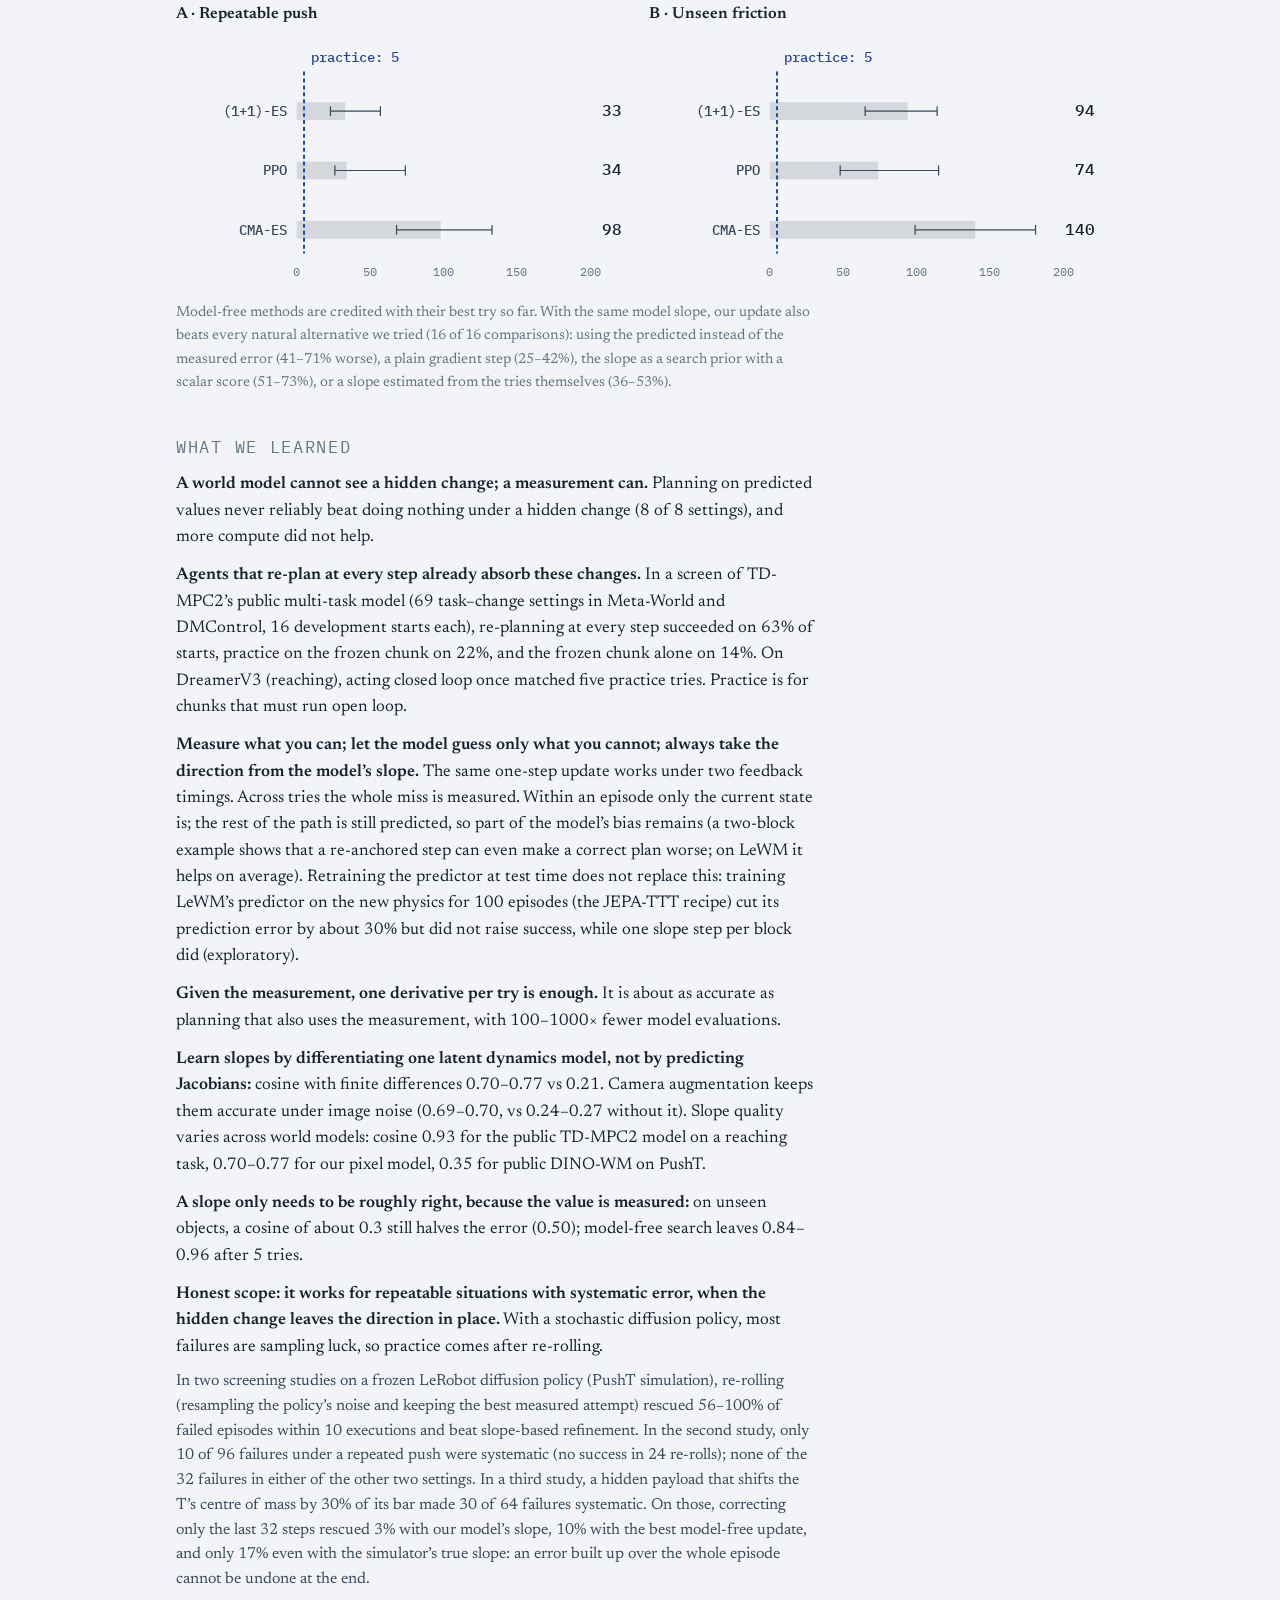
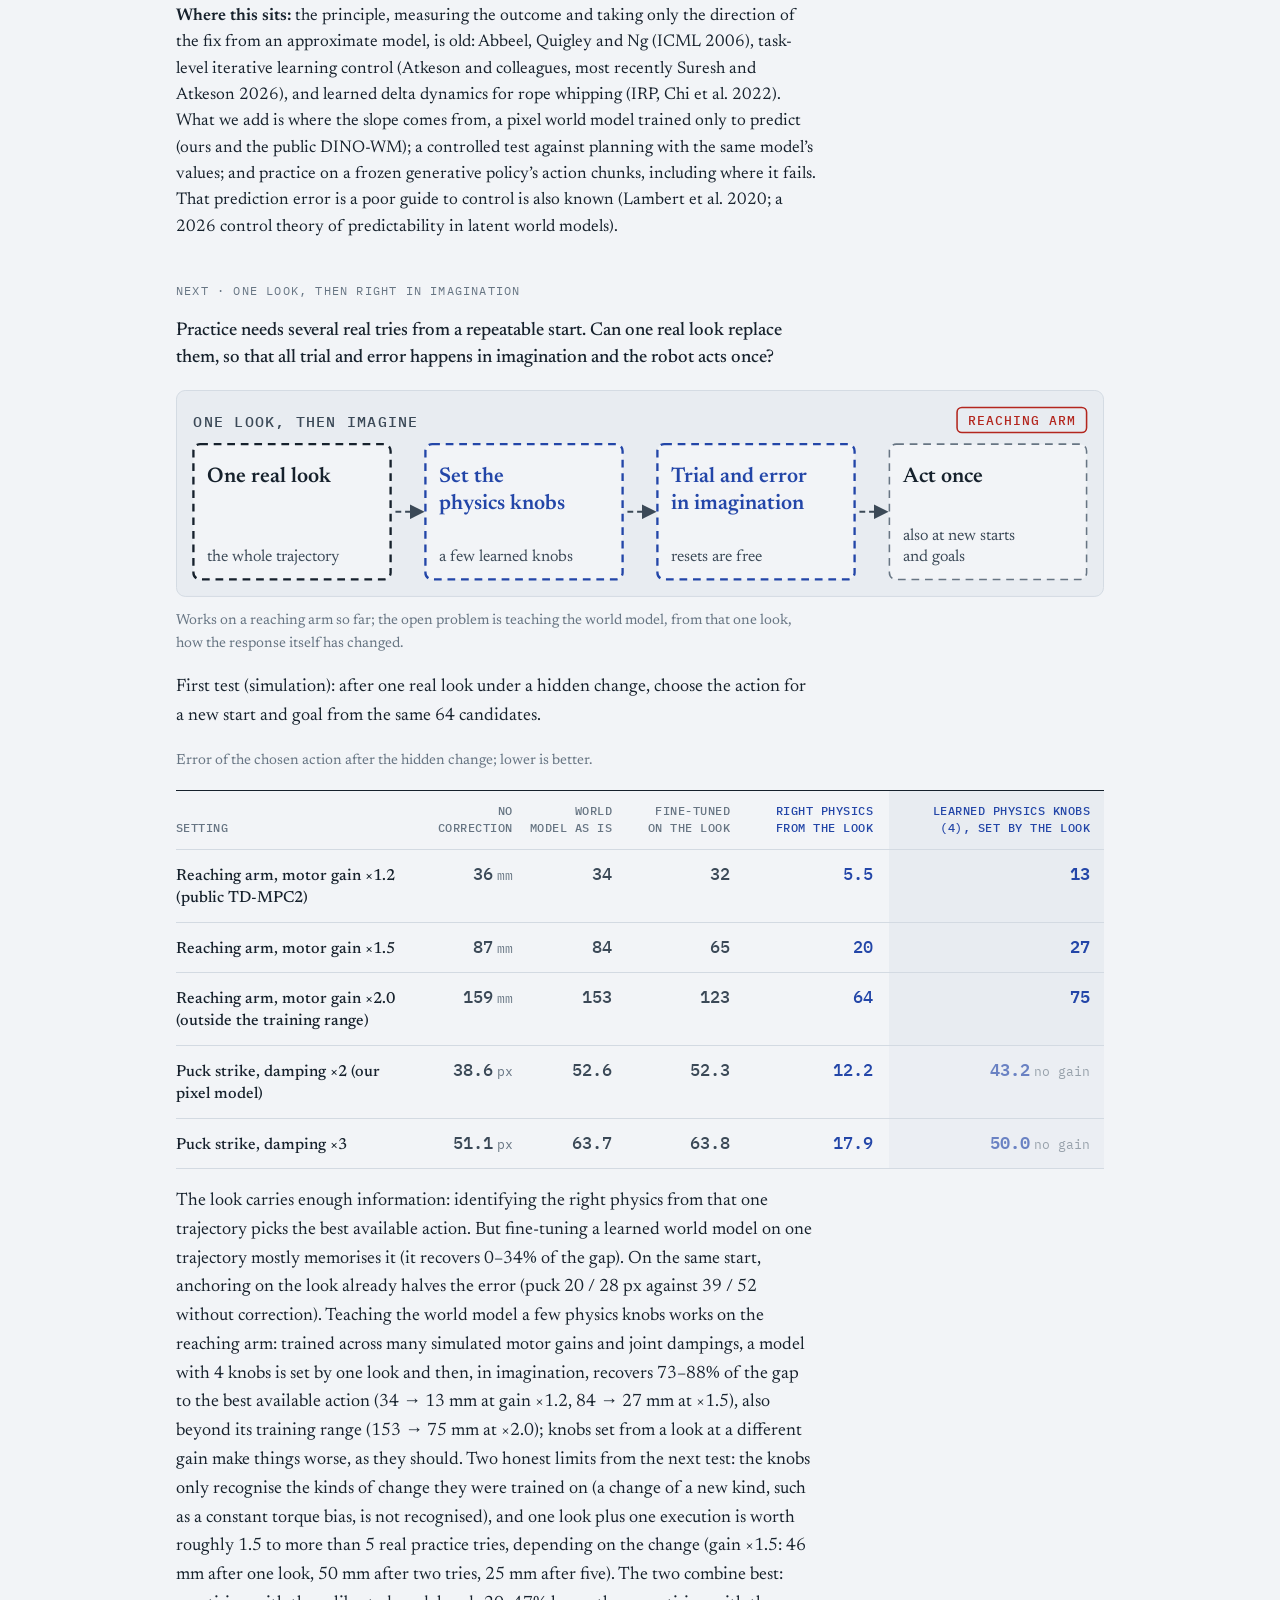
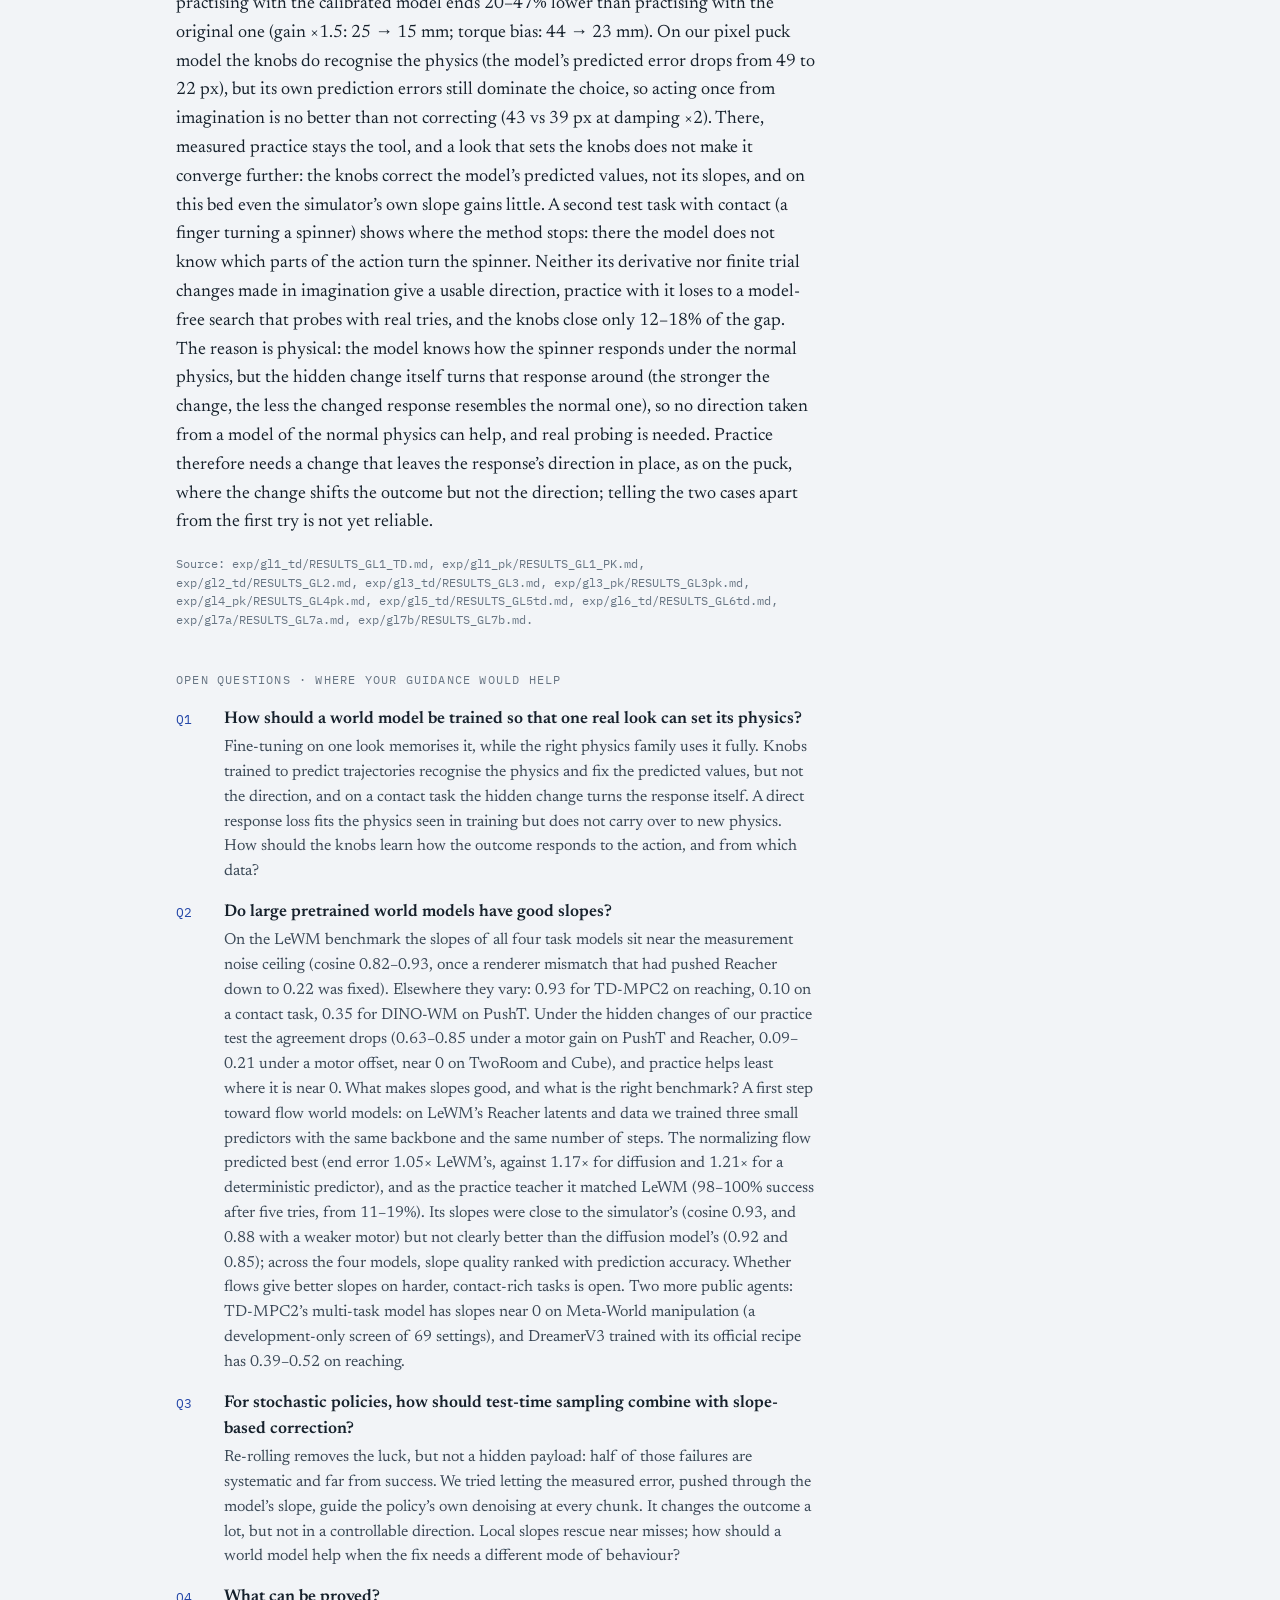
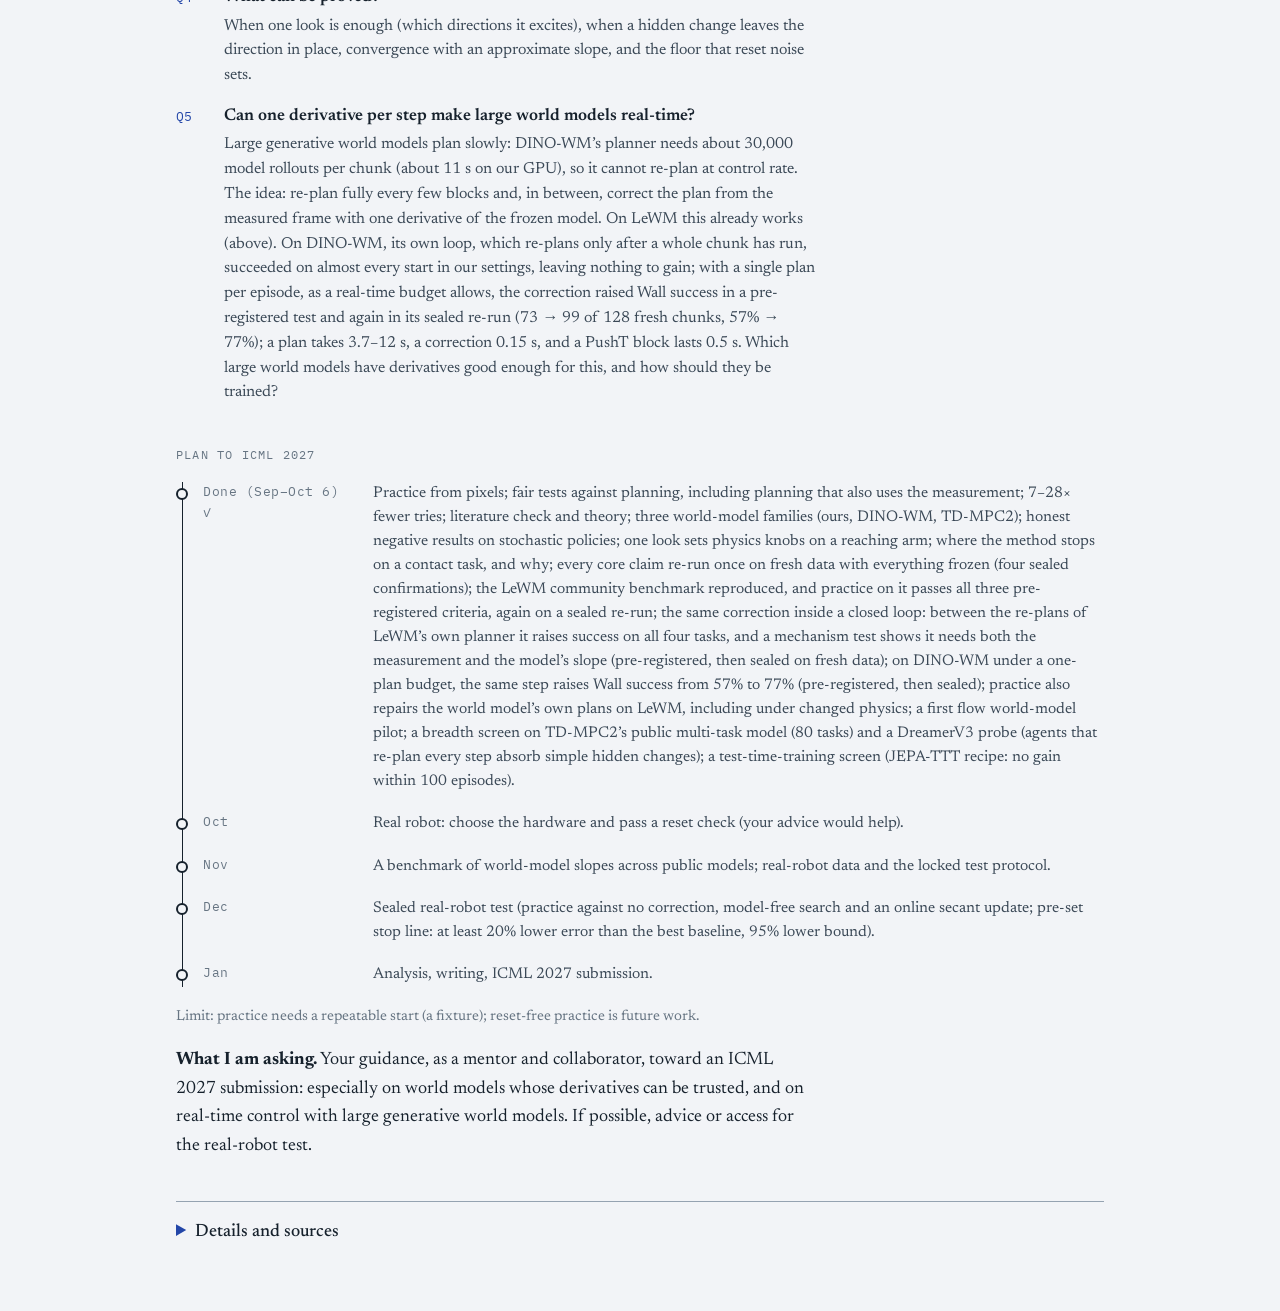
<file: measure-the-value-learn-the-slope-details.html>
<!DOCTYPE html>
<html lang="en">
<head>
<meta charset="UTF-8">
<meta name="viewport" content="width=device-width, initial-scale=1">
<title>Measure the Value, Learn the Slope — details · Miaomiao Dai</title>
<meta name="description" content="A frozen world model's predictions drift when the world quietly changes, but its slope still points the right way. Measure what you can, and take the direction of the fix from the model's slope.">
<meta name="author" content="Miaomiao Dai">
<meta property="og:type" content="article">
<meta property="og:title" content="Measure the Value, Learn the Slope">
<meta property="og:description" content="A frozen world model's predictions drift when the world quietly changes, but its slope still points the right way. Measure what you can, and take the direction of the fix from the model's slope.">
<meta property="og:url" content="https://dmsjtum.github.io/measure-the-value-learn-the-slope-details.html">
<link rel="preconnect" href="https://fonts.googleapis.com">
<link rel="preconnect" href="https://fonts.gstatic.com" crossorigin>
<link rel="stylesheet" href="https://fonts.googleapis.com/css2?family=Newsreader:ital,opsz,wght@0,6..72,400;0,6..72,500;0,6..72,600;1,6..72,400&amp;family=IBM+Plex+Mono:wght@400;500&amp;display=swap">
<style>
/* One column on cool drafting paper. Ink = measured, cobalt = the model's slope, red = using the model to predict. */
:root {
  --paper: #f2f4f7;
  --panel: #e8ecf1;
  --ink: #16212c;
  --ink-2: #3b4957;
  --muted: #677583;
  --rule: #d3dae2;
  --rule-strong: #95a3b1;
  --slope: #2346a8;
  --slope-2: #7d93c9;
  --warn: #b3261e;
  --grid: rgba(22, 33, 44, 0.07);
  --figure-bg: #ffffff;
  --warm: #d9731a;
  --serif: "Newsreader", "Iowan Old Style", "Palatino Linotype", Georgia, "Songti SC", "Noto Serif SC", "Noto Serif CJK SC", "SimSun", serif;
  --mono: "IBM Plex Mono", ui-monospace, "SF Mono", Menlo, monospace;
}
@media (prefers-color-scheme: dark) {
  :root:not([data-theme="light"]) {
    --paper: #0e1318; --panel: #151c23; --ink: #e3e9ef; --ink-2: #b8c3cd; --muted: #8c99a6;
    --rule: #26313b; --rule-strong: #4a5866; --slope: #8aa9ff; --slope-2: #5a6f9f; --warn: #ff8f86;
    --grid: rgba(227, 233, 239, 0.05); --warm: #f0a35c; color-scheme: dark;
  }
}
:root[data-theme="dark"] {
  --paper: #0e1318; --panel: #151c23; --ink: #e3e9ef; --ink-2: #b8c3cd; --muted: #8c99a6;
  --rule: #26313b; --rule-strong: #4a5866; --slope: #8aa9ff; --slope-2: #5a6f9f; --warn: #ff8f86;
  --grid: rgba(227, 233, 239, 0.05); --warm: #f0a35c; color-scheme: dark;
}
body { margin: 0; background: var(--paper); color: var(--ink); font-family: var(--serif); font-size: 18px; line-height: 1.6; padding-inline: 16px; padding-block: 0; -webkit-font-smoothing: antialiased; }
.page { max-width: 58rem; margin: 0 auto; padding-block: 56px 64px; display: grid; gap: 52px; }
.col { max-width: 40rem; min-width: 0; }
p { margin: 0; }
h1, h2, h3 { margin: 0; text-wrap: balance; }
header { display: grid; gap: 14px; }
.meta { font-family: var(--mono); font-size: 12.5px; letter-spacing: 0.04em; color: var(--muted); }
h1 { font-size: clamp(2.3rem, 6.4vw, 3.7rem); line-height: 1.04; font-weight: 500; letter-spacing: -0.012em; }
.sub { font-size: clamp(1.15rem, 2.6vw, 1.4rem); font-style: italic; color: var(--ink-2); }
.tldr { font-size: 1.22rem; line-height: 1.6; margin-top: 10px; }
.tldr .s { color: var(--slope); }

section { display: grid; gap: 18px; }
.label { font-family: var(--mono); font-size: 12px; letter-spacing: 0.1em; text-transform: uppercase; color: var(--muted); }

.panels { display: grid; grid-template-columns: repeat(2, minmax(0, 1fr)); gap: 18px; }
.panel { display: grid; gap: 8px; min-width: 0; }
.panel h3 { font-size: 1.02rem; font-weight: 600; }
.panel h3 .k { font-family: var(--mono); font-size: 12px; font-weight: 500; margin-right: 8px; }
.panel.old h3 .k { color: var(--warn); }
.panel.new h3 .k { color: var(--slope); }
.panel svg { width: 100%; height: auto; display: block; border: 1px solid var(--rule); border-radius: 4px; background: var(--panel); }
.regime { border-top: 1.5px solid var(--rule-strong); padding-top: 12px; align-content: start; }
.regime.new { border-top-color: var(--slope); }
.regime.old { border-top-color: var(--warn); }
.regime .pt { font-size: 16.5px; line-height: 1.55; }
figure { margin: 0; display: grid; gap: 12px; min-width: 0; }
figcaption, .fine { font-size: 14.5px; line-height: 1.6; color: var(--muted); max-width: 40rem; }

.stats { display: grid; grid-template-columns: repeat(3, minmax(0, 1fr)); gap: 22px; border-top: 1.5px solid var(--ink); padding-top: 16px; }
.stat { display: grid; gap: 4px; align-content: start; min-width: 0; }
.stat b { font-family: var(--mono); font-weight: 500; font-size: clamp(1.9rem, 4.6vw, 2.5rem); line-height: 1.1; font-variant-numeric: tabular-nums; letter-spacing: -0.02em; }
.stat.bad b { color: var(--warn); }
.stat.good b { color: var(--slope); }
.stat span { font-size: 15px; line-height: 1.5; color: var(--ink-2); }
.stat small { font-family: var(--mono); font-size: 12px; color: var(--muted); }

.charts { display: grid; grid-template-columns: repeat(2, minmax(0, 1fr)); gap: 18px; }
.chart { display: grid; gap: 6px; min-width: 0; }
.chart h3 { font-size: 1rem; font-weight: 600; }
.chart svg { width: 100%; height: auto; display: block; }
.legend { display: flex; flex-wrap: wrap; gap: 6px 18px; font-size: 14.5px; color: var(--ink-2); }
.key { display: inline-flex; align-items: center; gap: 7px; }
.sw { display: inline-block; width: 24px; border-top: 2.5px solid var(--muted); }
.sw.w { border-top-color: var(--warn); }
.sw.wd { border-top: 2px dashed var(--warn); }
.sw.s { border-top-color: var(--slope); border-top-width: 3px; }
.sw.s2 { border-top: 2px dashed var(--slope-2); }

.contrib { list-style: none; margin: 0; padding: 0; display: grid; gap: 16px; counter-reset: c; }
.contrib li { display: grid; grid-template-columns: 1.9rem minmax(0, 1fr); gap: 2px 10px; counter-increment: c; }
.contrib li::before { content: counter(c); font-family: var(--mono); font-size: 13px; color: var(--muted); padding-top: 3px; grid-row: span 2; }
.contrib b { font-weight: 600; }
.contrib span { color: var(--ink-2); font-size: 16.5px; }

footer { border-top: 1px solid var(--rule); padding-top: 18px; }

*, *::before, *::after { box-sizing: border-box; }

/* SVG */
.bg { fill: url(#grid); }
.t { font: 500 15px/1 var(--serif); fill: var(--ink); }
.tm { font: 400 14px/1 var(--serif); fill: var(--muted); }
.ts { font: 500 15px/1 var(--serif); fill: var(--slope); }
.tw { font: 500 15px/1 var(--serif); fill: var(--warn); }
.tn { font: 600 14px/1 var(--mono); fill: var(--ink); }
.ax { font: 400 12px/1 var(--mono); fill: var(--muted); }
.axl { stroke: var(--rule-strong); stroke-width: 1; }
.gl { stroke: var(--rule); stroke-width: 1; }
.end-s { font: 600 12.5px/1 var(--mono); fill: var(--slope); }
.end-s2 { font: 500 12.5px/1 var(--mono); fill: var(--slope-2); }
.end-w { font: 500 12.5px/1 var(--mono); fill: var(--warn); }
.end-m { font: 500 12.5px/1 var(--mono); fill: var(--muted); }
.l-ol { fill: none; stroke: var(--muted); stroke-width: 2; }
.l-pa { fill: none; stroke: var(--warn); stroke-width: 2; }
.l-mo { fill: none; stroke: var(--warn); stroke-width: 2; stroke-dasharray: 5 4; }
.l-ls { fill: none; stroke: var(--slope); stroke-width: 3; }
.l-ts { fill: none; stroke: var(--slope-2); stroke-width: 2; stroke-dasharray: 6 4; }
.d-ls { fill: var(--slope); }
.d-ts { fill: var(--paper); stroke: var(--slope-2); stroke-width: 1.5; }
.path-pred { fill: none; stroke: var(--muted); stroke-width: 2; stroke-dasharray: 7 6; }
.path-act { fill: none; stroke: var(--ink); stroke-width: 2.4; }
.path-try { fill: none; stroke: var(--ink); stroke-width: 1.6; opacity: 0.42; }
.path-hit { fill: none; stroke: var(--ink); stroke-width: 2.4; }
.pt { fill: var(--ink); }
.pt-hollow { fill: var(--panel); stroke: var(--muted); stroke-width: 2; }
.start { fill: var(--panel); stroke: var(--ink); stroke-width: 2; }
.tgt { fill: none; stroke: var(--ink); stroke-width: 1.6; }
.switch { fill: var(--warn); }
.e-slope { fill: none; stroke: var(--slope); stroke-width: 2; marker-end: url(#ah-slope); }
.e-warn { fill: none; stroke: var(--warn); stroke-width: 2; marker-end: url(#ah-warn); }


:root[data-lang="zh"] .en, :root:not([data-lang="zh"]) .zh { display: none !important; }
.topbar { display: flex; justify-content: space-between; align-items: center; gap: 12px; flex-wrap: wrap; }
.lang { display: inline-flex; border: 1px solid var(--rule-strong); border-radius: 999px; overflow: hidden; }
.lang button { font: 500 12.5px/1 var(--mono); letter-spacing: 0.04em; color: var(--ink-2); background: transparent; border: 0; padding: 7px 12px; cursor: pointer; }
.lang button[aria-pressed="true"] { background: var(--ink); color: var(--paper); }
.lang button:focus-visible { outline: 2px solid var(--slope); outline-offset: -2px; }
.arch { display: grid; gap: 14px; }
.lane { display: grid; gap: 8px; border: 1px solid var(--rule); border-radius: 6px; padding: 14px; background: var(--panel); }
.lane-t { font: 500 12px/1.4 var(--mono); letter-spacing: 0.06em; color: var(--muted); }
.flow { display: flex; align-items: stretch; gap: 8px; }
.box { flex: 1 1 0; min-width: 0; border: 1.25px solid var(--rule-strong); border-radius: 4px; background: var(--paper); padding: 10px 12px; display: grid; gap: 4px; align-content: start; font-size: 15.5px; font-weight: 600; line-height: 1.35; }
.box small { font-size: 13px; font-weight: 400; color: var(--muted); line-height: 1.45; }
.box.m { border: 2px solid var(--ink); }
.box.s { border: 1.5px solid var(--slope); color: var(--slope); }
.box.s small { color: var(--ink-2); }
.arr { align-self: center; color: var(--muted); font-family: var(--mono); font-size: 16px; }
.arr::before { content: "\2192"; }
.loop { font-size: 14.5px; color: var(--ink-2); }
.loop b { color: var(--slope); font-weight: 600; }
.down { text-align: center; font: 500 12.5px/1.2 var(--mono); color: var(--slope); }


.sim-bar { display: flex; flex-wrap: wrap; align-items: center; gap: 10px; font-size: 15px; }
.sim-bar select, .sim-bar button { font: 500 14px/1.2 var(--serif); color: var(--ink); background: var(--paper); border: 1px solid var(--rule-strong); border-radius: 4px; padding: 6px 10px; }
.sim-bar button { cursor: pointer; border-color: var(--ink); }
.sim-bar select:focus-visible, .sim-bar button:focus-visible { outline: 2px solid var(--slope); outline-offset: 2px; }
.sims { display: grid; grid-template-columns: repeat(2, minmax(0, 1fr)); gap: 18px; }
.sim { display: grid; gap: 8px; min-width: 0; align-content: start; }
.sim h3 { font-size: 1rem; font-weight: 600; }
.sim.old h3 { color: var(--warn); }
.sim.new h3 { color: var(--slope); }
.sim canvas { width: 100%; aspect-ratio: 1 / 1; max-width: 100%; display: block; border: 1px solid var(--rule); border-radius: 4px; background: var(--panel); }
.readout { font-family: var(--mono); font-size: 13px; line-height: 1.6; color: var(--ink-2); font-variant-numeric: tabular-nums; }
.readout b.w { color: var(--warn); font-weight: 600; }
.readout b.s { color: var(--slope); font-weight: 600; }


.arch-fig { max-width: 620px; margin: 0 auto; width: 100%; }
.arch-fig svg { width: 100%; height: auto; display: block; }
.a-box { fill: var(--paper); stroke: var(--rule-strong); stroke-width: 1.4; }
.a-wm { fill: var(--panel); stroke: var(--slope); stroke-width: 1.8; }
.n-try { fill: var(--ink); }
.n-meas { fill: var(--paper); stroke: var(--ink); stroke-width: 2.6; }
.n-corr { fill: var(--slope); }
.a-h { font: 600 18px/1 var(--serif); fill: var(--ink); }
.a-n { font: 600 16px/1 var(--serif); fill: var(--ink); }
.a-n-inv { font: 600 16px/1 var(--serif); fill: var(--paper); }
.a-c { font: 400 14.5px/1 var(--serif); fill: var(--muted); }
.a-s { fill: var(--slope); }
.a-e { fill: none; stroke: var(--ink); stroke-width: 1.8; marker-end: url(#ah-ink2); }
.a-loop { fill: none; stroke: var(--ink); stroke-width: 2.2; marker-end: url(#ah-ink2); }
.a-es { fill: none; stroke: var(--slope); stroke-width: 2.2; marker-end: url(#ah-slope); }
.a-rule { stroke: var(--rule-strong); stroke-width: 1; stroke-dasharray: 3 5; }
.rl-note { font-size: 15px; color: var(--ink-2); max-width: 40rem; }




.problem { font-size: 17px; line-height: 1.65; }
.problem b { font-weight: 600; }
.model-grid { display: grid; grid-template-columns: repeat(2, minmax(0, 1fr)); border-top: 1.5px solid var(--ink); }
.model-grid .cell { display: grid; gap: 6px; align-content: start; padding: 14px 20px 16px 0; border-bottom: 1px solid var(--rule); min-width: 0; }
.model-grid .cell:nth-child(odd) { padding-right: 24px; }
.model-grid .cell:nth-child(even) { padding-left: 20px; border-left: 1px solid var(--rule); }
.model-grid .tag { font: 500 12px/1.3 var(--mono); letter-spacing: 0.08em; text-transform: uppercase; color: var(--muted); }
.model-grid .cell p { font-size: 16px; line-height: 1.6; color: var(--ink-2); }
.model-grid .use .tag { color: var(--slope); }
.model-grid .use p { color: var(--ink); }
.model-grid .not .tag { color: var(--warn); }
.note-eq { font-size: 15.5px; color: var(--ink-2); }


.l-es { fill: none; stroke: var(--ink-2); stroke-width: 2; stroke-dasharray: 2 4; stroke-linecap: round; }
.end-e { font: 500 12.5px/1 var(--mono); fill: var(--ink-2); }
.sw.es { border-top: 2.5px dotted var(--ink-2); }
.hm-fig { max-width: 560px; }
.hm-fig svg { width: 100%; height: auto; display: block; }
.hm-t { font: 600 14px/1 var(--serif); fill: var(--ink); }
.hm-s { font: 500 12px/1 var(--mono); fill: var(--muted); }
.hm-r, .hm-c { font: 400 12.5px/1 var(--mono); fill: var(--muted); }
.hm-cell { fill: var(--panel); }
.hm-pos { fill: var(--warm); }
.hm-neg { fill: var(--slope); }
.st { display: inline-block; font: 500 11px/1 var(--mono); letter-spacing: 0.06em; text-transform: uppercase; padding: 3px 6px; border-radius: 3px; margin-right: 8px; vertical-align: 2px; }
.st.ok { color: var(--paper); background: var(--slope); }
.contrib .st { font-size: 11px; }
.st .en, .st .zh { color: inherit; font: inherit; }
.st.open { color: var(--ink); background: var(--panel); border: 1px solid var(--rule-strong); }


.timeline { list-style: none; margin: 0; padding: 0; display: grid; grid-template-columns: repeat(4, minmax(0, 1fr)); border-top: 1.5px solid var(--ink); }
.timeline li { padding: 14px 18px 0 0; display: grid; gap: 6px; align-content: start; min-width: 0; position: relative; }
.timeline li::before { content: ""; position: absolute; top: -7px; left: 0; width: 12px; height: 12px; border-radius: 50%; background: var(--paper); border: 2px solid var(--ink); }
.timeline .when { font-family: var(--mono); font-size: 13px; letter-spacing: 0.04em; color: var(--muted); }
.timeline .what { font-size: 15.5px; line-height: 1.6; color: var(--ink-2); }

@media (max-width: 720px) {
  body { font-size: 17px; }
  .page { padding-block: 36px 52px; gap: 44px; }
  .panels, .charts { grid-template-columns: minmax(0, 1fr); }
  .stats { grid-template-columns: minmax(0, 1fr); gap: 14px; }
  .flow { flex-direction: column; }
  .timeline { grid-template-columns: minmax(0, 1fr); border-top: 0; border-left: 1.5px solid var(--ink); gap: 16px; padding-left: 18px; }
  .timeline li { padding: 0; }
  .timeline li::before { top: 6px; left: -26px; }
  .model-grid { grid-template-columns: minmax(0, 1fr); }
  .model-grid .cell:nth-child(even) { padding-left: 0; border-left: 0; }
  .sims { grid-template-columns: minmax(0, 1fr); }
  .arr { align-self: flex-start; padding-left: 14px; }
  .arr::before { content: "\\2193"; }
}

/* v9: the short pitch above, evidence in one disclosure below. */
.page { gap: 40px; }
.tldr { margin-top: 2px; }
header .stats { margin-top: 12px; }
.stats .stat span { font-size: 15px; }
.stats .stat small .en, .stats .stat small .zh { font: inherit; color: inherit; }
.findings, .limits { gap: 12px; }
.findings p, .limits p { font-size: 17px; line-height: 1.55; }
.findings b { font-weight: 600; }
.match-title { font-size: 1.1rem; font-weight: 600; }
.match-bar { fill: var(--ink-2); opacity: 0.16; }
.match-ci { stroke: var(--ink-2); stroke-width: 1.25; }
.match-ref { stroke: var(--slope); stroke-width: 2; stroke-dasharray: 4 3; }
.match-label { font: 500 14px/1 var(--mono); fill: var(--ink-2); }
.match-value { font: 500 16px/1 var(--mono); fill: var(--ink); }
.match-practice { font: 500 14px/1 var(--mono); fill: var(--slope); }
details { border-top: 1px solid var(--rule-strong); padding-top: 16px; min-width: 0; }
summary { font-size: 18px; font-weight: 500; cursor: pointer; }
summary::marker { color: var(--slope); }
summary:focus-visible { outline: 2px solid var(--slope); outline-offset: 5px; }
.details-content { display: grid; gap: 28px; padding-top: 24px; min-width: 0; }
.details-content section { gap: 12px; }
.details-content h3 { font-size: 17px; font-weight: 600; }
.source-list { margin: 0; padding-left: 20px; display: grid; gap: 12px; color: var(--ink-2); font-size: 15px; line-height: 1.55; }
code { font-family: var(--mono); font-size: 0.82em; overflow-wrap: anywhere; }
.details-content .fine { max-width: none; }
.details-content .sim-bar select { min-width: 0; max-width: 100%; }
.details-content .sim-bar label { flex-shrink: 0; }
.timeline { grid-template-columns: minmax(0, 1fr); border-top: 0; border-left: 1.5px solid var(--ink); margin-left: 6px; padding-left: 20px; gap: 18px; }
.timeline li { grid-template-columns: 110px minmax(0, 1fr); padding: 0; gap: 2px 20px; }
.timeline li::before { top: 6px; left: -27px; }
.timeline .when { line-height: 1.6; }
.timeline .what { line-height: 1.55; }
@media (max-width: 720px) {
  .page { gap: 32px; }
  header { gap: 12px; }
  .stats { gap: 16px; }
  .stats .stat { gap: 2px; }
  .timeline { padding-left: 18px; }
  .timeline li { grid-template-columns: minmax(0, 1fr); gap: 4px; }
  .timeline li::before { left: -25px; }
}

/* v10: slopes, not values. Same tokens and type as v9; new header numbers, headline chart, questions. */
.stats .stat b { font-size: clamp(1.8rem, 4.2vw, 2.4rem); }
.lead { font-size: 1.16rem; line-height: 1.45; font-weight: 500; max-width: 40rem; }
.hb-fig svg { width: 100%; height: auto; display: block; }
.hb-fig svg.hb-narrow { display: none; }
@media (max-width: 720px) {
  .hb-fig svg.hb-wide { display: none; }
  .hb-fig svg.hb-narrow { display: block; }
  .legend .k-wide { display: none; }
}
.hb-ours { fill: var(--slope); }
.hb-plan { fill: var(--warn); }
.hb-none { fill: var(--ink-2); fill-opacity: 0.2; stroke: var(--rule-strong); stroke-width: 1; }
.hb-cut { fill: var(--paper); }
.hb-alt { fill: var(--panel); }
.hb-wide .hb-v { font-size: 12px; }
.dlk { font-family: var(--mono); font-size: 13px; font-weight: 500; color: var(--slope); }
.hb-v { font: 600 13px/1 var(--mono); font-variant-numeric: tabular-nums; paint-order: stroke; stroke: var(--paper); stroke-width: 3px; stroke-linejoin: round; }
.hb-v.o { fill: var(--slope); }
.hb-v.p { fill: var(--warn); }
.hb-v.n { fill: var(--muted); }
.hb-v.in { fill: var(--paper); stroke: none; }
.hb-g { font: 600 14px/1 var(--mono); fill: var(--ink); }
.hb-d { font: 400 14px/1 var(--serif); fill: var(--muted); }
.hb-dl { font: 500 12.5px/1 var(--mono); fill: var(--slope); }
.hb-band { font: 500 12px/1 var(--mono); letter-spacing: 0.08em; text-transform: uppercase; fill: var(--muted); }
.hb-rule { stroke: var(--rule-strong); stroke-width: 1; }
.hb-ref { stroke: var(--ink-2); stroke-width: 1.2; stroke-dasharray: 5 4; }
.sq { display: inline-block; width: 14px; height: 14px; border-radius: 2px; }
.sq.o { background: var(--slope); }
.sq.p { background: var(--warn); }
.sq.n { background: var(--ink-2); opacity: 0.22; outline: 1px solid var(--rule-strong); }
.findings p.evid { font-size: 16px; color: var(--ink-2); margin-top: -4px; }
.nb { white-space: nowrap; }
.stats .stat small .nb { font: inherit; color: inherit; line-height: inherit; }
@media (min-width: 721px) {
  .stats .stat { grid-template-rows: auto 1fr auto; }
  .timeline li { grid-template-columns: 150px minmax(0, 1fr); }
}
.asks { list-style: none; margin: 0; padding: 0; display: grid; gap: 16px; counter-reset: q; }
.asks li { display: grid; grid-template-columns: 2.4rem minmax(0, 1fr); gap: 2px 10px; counter-increment: q; font-size: 17px; line-height: 1.55; }
.asks li::before { content: "Q" counter(q); font-family: var(--mono); font-size: 13px; color: var(--slope); padding-top: 3px; }
.asks b { font-weight: 600; }
.asks .ctx { display: block; color: var(--ink-2); font-size: 16px; margin-top: 2px; }

/* v11: imagination needs a measurement; one look, then imagination. Same tokens and type as v10. */
.stat b .en, .stat b .zh { font: inherit; color: inherit; line-height: inherit; letter-spacing: inherit; }
.src { font-family: var(--mono); font-size: 12px; line-height: 1.55; color: var(--muted); overflow-wrap: anywhere; }
.src code { font-size: inherit; }

/* architecture figure: one SVG per layout, each with an EN and a ZH text layer */
.fa-fig { margin: 0; }
.fa-fig svg { width: 100%; height: auto; display: block; }
.fa-fig svg.fa-narrow { display: none; max-width: 460px; }
@media (max-width: 720px) {
  .fa-fig svg.fa-wide { display: none; }
  .fa-fig svg.fa-narrow { display: block; }
  .im-fig .chart svg { max-width: 540px; }
}
.fa-card { fill: var(--panel); stroke: var(--rule); stroke-width: 1; }
.fa-box { fill: var(--paper); stroke: var(--muted); stroke-width: 1.6; }
.fa-box.meas { stroke: var(--ink); stroke-width: 2.4; }
.fa-box.slope { stroke: var(--slope); stroke-width: 2.4; }
.fa-box.dash { stroke-dasharray: 8 6; }
.fa-t { font: 600 22px/1 var(--serif); fill: var(--ink); }
.fa-t.slope { fill: var(--slope); }
.fa-s { font: 400 17px/1 var(--serif); fill: var(--ink-2); }
/* formula lines: the page's serif stack falls back to a CJK font for the norm bars and Greek letters, which spaces them out;
   Georgia and Times New Roman (on Mac and Windows; Linux aliases them) draw them tightly */
.fa-m { font-family: "Newsreader", Georgia, "Times New Roman", Times, "Liberation Serif", serif; }
.fa-lab { font: 500 16px/1 var(--mono); letter-spacing: 0.08em; text-transform: uppercase; fill: var(--ink-2); }
.fa-chip { stroke-width: 1.6; }
.fa-chip.ok { fill: var(--slope); stroke: var(--slope); }
.fa-chip.wip { fill: none; stroke: var(--warn); }
.fa-chip-t { font: 500 13.5px/1 var(--mono); letter-spacing: 0.08em; text-transform: uppercase; }
.fa-chip-t.ok { fill: var(--paper); }
.fa-chip-t.wip { fill: var(--warn); }
.fa-arr, .fa-ret { fill: none; stroke: var(--ink-2); stroke-width: 2.2; }
.fa-arr.dash { stroke-dasharray: 6 4; }
.fa-div { stroke: var(--rule-strong); stroke-width: 1; }
.fa-bg { fill: var(--panel); }
.fa-ret-t { font: 500 16px/1 var(--mono); fill: var(--ink-2); }
.fa-msg { font: italic 400 19px/1 var(--serif); }
.fa-msg-a { fill: var(--ink); }
.fa-msg-b { fill: var(--slope); }
.fa-msg-sep { fill: var(--muted); }
.fa-narrow .fa-t { font-size: 19px; }
.fa-narrow .fa-s { font-size: 14.5px; }
.fa-narrow .fa-lab { font-size: 12.5px; letter-spacing: 0.06em; }
.fa-narrow .fa-lab.zh { font-size: 14px; letter-spacing: 0.02em; }
.fa-narrow .fa-chip-t { font-size: 11.5px; letter-spacing: 0.06em; }
.fa-narrow g.zh > .fa-chip-t { font-size: 12.5px; letter-spacing: 0.04em; }
.fa-narrow .fa-ret-t { font-size: 13px; }
.fa-narrow .fa-msg { font-size: 15.5px; }

/* train / use architecture figure (fb): networks as trapezoids, flame = learned here, snowflake = frozen */
.fb-net { fill: var(--paper); stroke: var(--ink-2); stroke-width: 1.8; stroke-linejoin: round; }
.fb-net.train { stroke: var(--warm); stroke-width: 2.4; }
.fb-net.slope { stroke: var(--slope); stroke-width: 2.4; }
.fb-frame { fill: var(--paper); stroke: var(--muted); stroke-width: 1.2; }
.fb-frame.front { stroke: var(--ink-2); stroke-width: 1.6; }
.fb-obj { fill: var(--ink-2); }
.fb-pusher { fill: var(--slope); }
.fb-tok { fill: var(--paper); stroke: var(--ink-2); stroke-width: 1.3; }
.fb-tok.meas { stroke: var(--ink); stroke-width: 2.2; }
.fb-sum { fill: var(--paper); stroke: var(--ink-2); stroke-width: 1.8; }
.fb-dot { fill: var(--ink-2); }
.fb-sign { font: 500 15px/1 var(--mono); fill: var(--ink-2); }
.fb-v { font: italic 400 21px/1 var(--serif); fill: var(--ink); }
.fb-it { font-style: italic; font-weight: 400; }
.fb-n { font: 600 20px/1 var(--serif); fill: var(--ink); }
.fb-arr-s { fill: none; stroke: var(--slope); stroke-width: 2.6; }
.fb-sup { fill: none; stroke: var(--warm); stroke-width: 2; stroke-dasharray: 5 4; }
.fb-ghost { fill: none; stroke: var(--muted); stroke-width: 1.8; stroke-dasharray: 4 4; }
.fb-x { fill: none; stroke: var(--muted); stroke-width: 2; stroke-linecap: round; }
.fb-loss { fill: var(--paper); stroke: var(--warm); stroke-width: 2; }
.fb-loss-t { font: italic 400 25px/1 "Newsreader", Georgia, "Times New Roman", serif; fill: var(--warm); }
.fb-tag { fill: var(--paper); stroke: var(--rule-strong); stroke-width: 1; }
.fb-tag-t { font: 500 13.5px/1 var(--mono); fill: var(--ink-2); letter-spacing: 0.02em; }
.fb-fire { fill: var(--warm); }
.fb-fire-in { fill: var(--paper); }
.fb-ice { fill: none; stroke: var(--slope-2); stroke-width: 1.7; stroke-linecap: round; }
.fb-s-warn { fill: var(--warn); }
.fb-s-muted { fill: var(--muted); }
.fb-mk { fill: var(--ink-2); }
.fb-mk-s { fill: var(--slope); }
.fb-mk-w { fill: var(--warm); }
.fa-chip.plain { fill: none; stroke: var(--ink-2); }
.fa-chip-t.plain { fill: var(--ink-2); }
.fa-narrow .fb-n { font-size: 17.5px; }
.fa-narrow .fb-v { font-size: 19px; }
.fa-narrow .fb-tag-t { font-size: 12.5px; }
.fa-narrow .fb-loss-t { font-size: 23px; }

/* imagination chart: two small panels (stack at the page's 720 px breakpoint) */
.im-fig .charts { gap: 22px 18px; }
.im-ref { fill: none; stroke: var(--ink-2); stroke-width: 1.3; stroke-dasharray: 5 4; }
.im-sep { stroke: var(--rule); stroke-width: 1; stroke-dasharray: 2 4; }
.im-line { fill: none; stroke: var(--warn); stroke-width: 1.8; stroke-linejoin: round; stroke-linecap: round; opacity: 0.85; }
.im-pt { fill: var(--warn); stroke: var(--paper); stroke-width: 1.2; }
.im-pr { fill: var(--slope); stroke: var(--paper); stroke-width: 1.6; }
.im-ax { font: 400 13px/1 var(--mono); fill: var(--ink-2); }
.im-prc { fill: var(--slope); font-weight: 500; }
.im-xt { font: 400 14px/1 var(--serif); fill: var(--ink-2); }
.im-reft { font: 500 12.5px/1 var(--mono); fill: var(--ink-2); }
.im-prl { font: 600 13px/1 var(--mono); fill: var(--slope); font-variant-numeric: tabular-nums; }
.im-key { font: 500 13px/1 var(--mono); fill: var(--ink-2); }
.dt { display: inline-block; width: 11px; height: 11px; border-radius: 50%; }
.dt.p { background: var(--warn); }
.dt.o { background: var(--slope); }
.sw.ref { border-top: 2px dashed var(--ink-2); }

/* "Next" table: one look, then imagination */
.gl-wrap { min-width: 0; }
table.gl { width: 100%; border-collapse: collapse; border-top: 1.5px solid var(--ink); font-variant-numeric: tabular-nums; }
.gl th, .gl td { padding: 12px 16px 12px 0; border-bottom: 1px solid var(--rule); text-align: right; vertical-align: baseline; }
.gl thead th { font: 500 12px/1.4 var(--mono); letter-spacing: 0.04em; text-transform: uppercase; color: var(--muted); vertical-align: bottom; text-wrap: balance; }
.gl thead th:first-child, .gl tbody th { text-align: left; }
.gl tbody th { font-weight: 500; font-size: 16px; line-height: 1.4; color: var(--ink); width: 27%; }
.gl td { font: 500 17px/1.3 var(--mono); color: var(--ink-2); }
.gl td.best, .gl thead th.best, .gl td.knob, .gl thead th.knob { color: var(--slope); }
.gl td.knob { font-weight: 600; }
.gl td.knob, .gl thead th.knob { background: var(--panel); padding-left: 14px; padding-right: 14px; }
.gl .u { font-size: 12.5px; font-weight: 400; color: var(--muted); margin-left: 4px; }
.gl th .en, .gl th .zh { font: inherit; color: inherit; }
/* v12: sealed-confirmation table holds sentences, not numbers */
table.gl.sealed td { font: 400 15.5px/1.55 var(--serif); color: var(--ink); text-align: left; vertical-align: top; }
table.gl.sealed td.best { color: var(--ink); }
table.gl.sealed thead th { text-align: left; }
table.gl.sealed tbody th { width: 24%; vertical-align: top; }
table.gl.sealed td:nth-child(2) { width: 20%; color: var(--ink-2); }
@media (max-width: 720px) {
  table.gl.sealed td { display: block; text-align: left; padding: 4px 0; }
  table.gl.sealed td::before { display: block; font: 500 12px/1.4 var(--mono); letter-spacing: 0.04em; text-transform: uppercase; color: var(--muted); margin-bottom: 2px; }
  table.gl.sealed td:nth-child(2) { width: auto; }
  table.gl.sealed tbody th { width: auto; }
}
@media (max-width: 720px) {
  table.gl, .gl tbody, .gl tr, .gl th, .gl td { display: block; }
  .gl thead { position: absolute; width: 1px; height: 1px; overflow: hidden; clip: rect(0 0 0 0); white-space: nowrap; }
  table.gl { border-top: 0; }
  .gl tbody tr { padding: 16px 0 8px; border-top: 1.5px solid var(--ink); }
  .gl tbody tr + tr { margin-top: 6px; }
  .gl tbody th { width: auto; padding: 0 0 8px; border: 0; font-weight: 600; }
  .gl td { padding: 5px 0; border: 0; display: flex; justify-content: space-between; align-items: baseline; gap: 14px; text-align: right; }
  .gl td::before { content: attr(data-en); font: 400 15px/1.35 var(--serif); color: var(--ink-2); text-align: left; flex: 1 1 auto; min-width: 0; }
  .gl td .v { white-space: nowrap; flex: none; }
  :root[data-lang="zh"] .gl td::before { content: attr(data-zh); }
  .gl td.best::before, .gl td.knob::before { color: var(--slope); }
  .gl td.knob { padding: 5px 8px; margin-inline: -8px; border-radius: 4px; }
}
</style>
</head>
<body>
<!-- v13 draft; built 2026-10-03T05:41:30Z with date -u from the published v12 page (artifact version 11) + LP1 (practice on the LeWM community benchmark); updated 2026-10-04T13:31:49Z + LP2 (the world model's own plans) + flow world-model pilot. v14 built 2026-10-06T04:10:35Z from v13: TD-MPC2 multi-task screen + DreamerV3 probe (closed loop absorbs simple changes), cross-model slope numbers, real-time control question, ICML 2027 plan and the request for guidance. v15 built 2026-10-06T14:30:42Z from v14: one-step correction between the sparse re-plans of LeWM's own planner (four tasks, pre-registered) with its mechanism test; the converged thesis; DINO-WM's own loop at ceiling; test-time-training screen; sealed re-runs running. -->
<svg width="0" height="0" style="position:absolute" aria-hidden="true" focusable="false">
  <defs>
    <marker id="ah-slope" viewBox="0 0 10 10" refX="9" refY="5" markerWidth="7" markerHeight="7" orient="auto-start-reverse"><path d="M0,0 L10,5 L0,10 z" style="fill: var(--slope)"/></marker>
    <marker id="ah-warn" viewBox="0 0 10 10" refX="9" refY="5" markerWidth="6" markerHeight="6" orient="auto-start-reverse"><path d="M0,0 L10,5 L0,10 z" style="fill: var(--warn)"/></marker>
    <pattern id="grid" width="20" height="20" patternUnits="userSpaceOnUse"><path d="M20 0 H0 V20" fill="none" style="stroke: var(--grid)" stroke-width="1"/></pattern>
  </defs>
</svg>


<main class="page">
<header>
  <div class="topbar">
    <p class="meta"><span class="en"><a href="https://dmsjtum.github.io/" style="color:inherit">Miaomiao Dai</a> · October 2026 · <a href="measure-the-value-learn-the-slope.html" style="color:inherit">short version</a></span><span class="zh"><a href="https://dmsjtum.github.io/" style="color:inherit">Miaomiao Dai</a> · 2026 年 10 月 · <a href="measure-the-value-learn-the-slope.html" style="color:inherit">精简版</a></span></p>
    <div class="lang" role="group" aria-label="Language"><button type="button" id="lang-en" data-set="en" aria-pressed="true">EN</button><button type="button" id="lang-zh" data-set="zh" aria-pressed="false">中文</button></div>
  </div>
  <h1><span class="en">Measure the Value, Learn the Slope</span><span class="zh">值靠测，斜率靠学</span></h1>
  <p class="tldr col"><span class="en">When the world quietly changes, a learned world model’s predictions drift, but its sense of direction holds. So let the real world give the values and the model give the slopes: repeat the same action, measure where it really ends, and correct it along the model’s slope. Re-run once on fresh data with everything frozen, this held across three kinds of world models (our pixel models, the public <span class="nb">DINO-WM</span>, <span class="nb">TD-MPC2</span>). On the LeWM community benchmark it beats doing nothing in 5 of 7 pre-registered settings, for example lifting a frozen action chunk’s success from 14% to 93% on Reacher after a hidden motor change. It also repairs plans made by the world model itself: with no hidden change (PushT 62% → 92%) and with an 8× heavier block (26% → 54%). It works when a hidden change shifts the outcome but leaves the direction in place; when contact turns the direction, the robot has to probe for real. Agents that re-plan at every step mostly absorb simple biases anyway (TD-MPC2, DreamerV3). But large world models plan slowly and are usually re-planned only every few blocks; between re-plans, the same one-step correction from the measured current frame raised success on all four LeWM tasks (pre-registered on fresh starts), and a mechanism test showed the gain needs both the measurement and the model’s slope.</span><span class="zh">现实条件悄悄变化时，学到的世界模型的预测值会跑偏，但它的方向感还在。所以让真实世界给数值、让模型给斜率：同一个动作重复做，实测它实际落在哪，再沿模型的斜率修正。在从没用过的新数据上、所有设置冻结后重跑一遍，这在三类世界模型上都成立（我们的像素模型、公开的 <span class="nb">DINO-WM</span>、<span class="nb">TD-MPC2</span>）。在 LeWM 社区基准上，它在 7 个预登记设定中的 5 个显著胜过不纠偏，例如电机悄悄变化后，Reacher 上冻结动作块的成功率从 14% 升到 93%。它还能修好世界模型自己做出的规划：没有隐藏变化时（PushT 62% → 92%），方块重 8 倍时（26% → 54%）也行。前提是隐藏变化只把结果推偏、不改方向；接触把方向转走时，只能靠真实试探。每一步都按实测重新规划的智能体，本来就能吸收简单的偏差（TD-MPC2、DreamerV3 上都核对过）；但大型世界模型规划很慢，通常每隔几个块才重新规划一次——在两次规划之间，从实测的当前画面出发做同样的一步修正，LeWM 四个任务的成功率都提高了（在全新起点上预登记检验）；机制检验表明，收益既要实测、也要模型的斜率。</span></p>
  <div class="stats">
    <div class="stat bad"><b><span class="en">8 of 8</span><span class="zh">8 组里 8 组</span></b><span><span class="en">settings where planning in imagination, with no measurement, never reliably beat doing nothing under a hidden change</span><span class="zh">在隐藏变化下，不做实测、只在想象中规划，从未可靠地胜过什么都不做</span></span><small><span class="en">even with up to 64× more compute · ours + public <span class="nb">DINO-WM</span></span><span class="zh">算力加到 最多 64 倍也一样 · 我们的模型 + 公开的 <span class="nb">DINO-WM</span></span></small></div>
    <div class="stat good"><b>100–1000×</b><span><span class="en">fewer model evaluations than planning that also uses the measurement, at about the same accuracy</span><span class="zh">模型计算次数比同样用上实测的规划少这么多，精度大致相当</span></span><small><span class="en">8 settings: 3 better, 2 worse, 3 ties</span><span class="zh">8 组：3 胜、2 负、3 平</span></small></div>
    <div class="stat"><b>5 vs 33–140</b><span><span class="en">tries to match: ours vs model-free search</span><span class="zh">达到同等误差所需次数：我们 vs 无模型搜索</span></span><small><span class="en">model-free needs 7–28× more tries</span><span class="zh">无模型方法要多试 7–28 倍</span></small></div>
  </div>
</header>
<script>
(function () {
  var root = document.documentElement;
  function set(lang) {
    root.setAttribute('data-lang', lang);
    root.setAttribute('lang', lang === 'zh' ? 'zh-CN' : 'en');
    ['en', 'zh'].forEach(function (l) { var b = document.getElementById('lang-' + l); if (b) b.setAttribute('aria-pressed', String(l === lang)); });
    try { localStorage.setItem('mvls-lang', lang); } catch (e) {}
  }
  var saved = null;
  try { saved = localStorage.getItem('mvls-lang'); } catch (e) {}
  set(saved === 'zh' || saved === 'en' ? saved : root.getAttribute('data-lang') === 'zh' ? 'zh' : 'en');
  document.querySelectorAll('.lang button').forEach(function (b) { b.addEventListener('click', function () { set(b.getAttribute('data-set')); }); });
})();
</script>
<section aria-labelledby="idea">
    <p class="label" id="idea"><span class="en">Idea</span><span class="zh">思路</span></p>
    <div class="panels">
      <div class="panel old">
        <h3><span class="k"><span class="en">usual</span><span class="zh">常见做法</span></span><span class="en">Predict, then correct</span><span class="zh">先预测，再纠偏</span></h3>
        <svg viewBox="0 0 480 300" role="img" aria-labelledby="po-t">
          <title id="po-t">The model predicts where the chunk will end; after a contact change the prediction is wrong and the correction pulls toward it.</title>
          <rect class="bg" width="480" height="300"/>
          <path class="path-pred" d="M56,236 C120,224 180,196 228,160 C276,124 350,86 424,66"/>
          <path class="path-act" d="M56,236 C120,224 180,196 228,160 C284,150 344,188 410,214"/>
          <circle class="start" cx="56" cy="236" r="7"/>
          <circle class="pt-hollow" cx="424" cy="66" r="6"/>
          <circle class="pt" cx="410" cy="214" r="6"/>
          <rect class="switch" x="222" y="154" width="12" height="12" transform="rotate(45 228 160)"/>
          <path class="e-warn" d="M318,170 L318,124"/>
          <text class="tm en" x="424" y="44" text-anchor="middle">predicted</text><text class="tm zh" x="424" y="44" text-anchor="middle">预测落点</text>
          <text class="t en" x="410" y="246" text-anchor="middle">actual</text><text class="t zh" x="410" y="246" text-anchor="middle">实际落点</text>
          <text class="tw en" x="212" y="146" text-anchor="end">contact change</text><text class="tw zh" x="212" y="146" text-anchor="end">接触切换</text>
          <text class="tw en" x="330" y="152">corrects toward</text><text class="tw en" x="330" y="176">the wrong guess</text>
          <text class="tw zh" x="330" y="152">往错的预测</text><text class="tw zh" x="330" y="176">去纠偏</text>
        </svg>
      </div>
      <div class="panel new">
        <h3><span class="k"><span class="en">ours</span><span class="zh">我们</span></span><span class="en">Try, measure, correct</span><span class="zh">先试，量出来，再改</span></h3>
        <svg viewBox="0 0 480 300" role="img" aria-labelledby="pn-t">
          <title id="pn-t">Each try measures where the chunk ends; the model's slope turns the miss into the next try; the third try hits the target.</title>
          <rect class="bg" width="480" height="300"/>
          <path class="path-try" d="M56,236 C130,232 230,214 300,196"/>
          <path class="path-try" d="M56,236 C140,226 280,176 372,124"/>
          <path class="path-hit" d="M56,236 C150,216 300,140 412,76"/>
          <circle class="tgt" cx="412" cy="76" r="17"/>
          <circle class="tgt" cx="412" cy="76" r="9"/>
          <circle class="start" cx="56" cy="236" r="7"/>
          <circle class="pt" cx="300" cy="196" r="6"/>
          <circle class="pt" cx="372" cy="124" r="6"/>
          <circle class="pt" cx="412" cy="76" r="5"/>
          <path class="e-slope" d="M309,187 L358,137"/>
          <path class="e-slope" d="M380,115 L400,90"/>
          <text class="tm en" x="412" y="44" text-anchor="middle">target</text><text class="tm zh" x="412" y="44" text-anchor="middle">目标</text>
          <text class="tn en" x="300" y="224" text-anchor="middle">try 1</text><text class="tn zh" x="300" y="224" text-anchor="middle">第 1 次</text>
          <text class="tn" x="392" y="150" text-anchor="middle">2</text>
          <text class="tn" x="442" y="104" text-anchor="middle">3</text>
          <text class="ts en" x="236" y="150" text-anchor="end">slope-based fix</text><text class="ts zh" x="236" y="150" text-anchor="end">斜率算的修正</text>
        </svg>
      </div>
    </div>
    <p class="fine"><span class="en">Slopes, not values.</span><span class="zh">取斜率，不取预测值。</span></p>
  </section>
<section aria-labelledby="arch">
  <p class="label" id="arch"><span class="en">How</span><span class="zh">怎么做</span></p>
  <figure class="fa-fig">
<svg class="fa-wide fb" viewBox="0 0 960 600" role="img" aria-labelledby="fb-tw fb-dw">
<title id="fb-tw" class="en">How it is trained and how it is used</title><title class="zh">怎么训练，怎么使用</title>
<desc id="fb-dw" class="en">Top, training, once and offline, the usual way: ordinary robot videos and actions go through an image encoder to a latent state; one world model F, applied again at every step, predicts the next latent from the current latent and the action, and is trained so that the prediction matches the next frame. Public models such as TD-MPC2, DINO-WM and LeWM can be used instead. The trained model is then frozen. Bottom, use at test time with every weight frozen: a frozen policy proposes an action chunk; the robot, whose world has changed in a hidden way, executes it; the camera and the frozen encoder measure where it really ended; the miss is that measured end minus the goal. The frozen world model, run on the same chunk, gives only the slope of its predicted end with respect to the chunk, by automatic differentiation; its predicted end point itself is not used. The chunk is corrected by minimising the squared norm of e plus G delta plus rho times the squared norm of delta, and the robot tries again from the same start, at most 5 times. Values come from the real world, slopes from the model.</desc><desc class="zh">上半部分是训练，离线、一次、按常规方式：普通的机器人视频和动作经过图像编码器得到潜变量；同一个世界模型 F 每一步重复使用，由当前潜变量和动作预测下一步潜变量，训练目标是让预测对上下一帧。也可以直接用 TD-MPC2、DINO-WM、LeWM 等公开模型。训练好的模型随后冻结。下半部分是测试时的使用，所有权重冻结：冻结的策略给出动作块；世界被悄悄改变的机器人执行它；相机和冻结的编码器测出它实际停在哪里；偏差等于实测终点减去目标。冻结的世界模型在同一个动作块上运行，只通过自动求导给出预测终点对动作块的斜率，预测的终点本身不使用。用 min ‖e + Gδ‖² + ρ‖δ‖² 修正动作块，机器人从同一起点再试，最多 5 次。数值来自真实世界，斜率来自模型。</desc>
<defs><marker id="fb-ah-w" viewBox="0 0 10 10" refX="8.6" refY="5" markerWidth="7" markerHeight="7" orient="auto"><path d="M0,0 L10,5 L0,10 z" class="fb-mk"/></marker><marker id="fb-ahs-w" viewBox="0 0 10 10" refX="8.6" refY="5" markerWidth="7" markerHeight="7" orient="auto"><path d="M0,0 L10,5 L0,10 z" class="fb-mk-s"/></marker><marker id="fb-ahw-w" viewBox="0 0 10 10" refX="8.6" refY="5" markerWidth="7" markerHeight="7" orient="auto"><path d="M0,0 L10,5 L0,10 z" class="fb-mk-w"/></marker></defs>
<rect class="fa-card" x="0.5" y="0.5" width="959" height="599" rx="9"/>
<text class="fa-lab en" x="18" y="46">Train · once, offline</text><text class="fa-lab zh" x="18" y="46">训练 · 离线一次</text>
<g class="en"><rect class="fa-chip plain" x="762.2" y="26" width="179.8" height="26" rx="5"/><text class="fa-chip-t plain" x="852.1" y="44" text-anchor="middle">standard training</text></g><g class="zh"><rect class="fa-chip plain" x="858.3" y="26" width="83.7" height="26" rx="5"/><text class="fa-chip-t plain" x="900.1" y="44" text-anchor="middle">常规训练</text></g>
<rect class="fb-frame" x="18" y="94" width="88" height="60" rx="3"/><rect class="fb-frame" x="26" y="102" width="88" height="60" rx="3"/><rect class="fb-frame front" x="34" y="110" width="88" height="60" rx="3"/><rect class="fb-obj" x="56.9" y="124.4" width="37" height="9" rx="1.5"/><rect class="fb-obj" x="70.9" y="133.4" width="9" height="22.8" rx="1.5"/><circle class="fb-pusher" cx="104.4" cy="155.6" r="4.4"/>
<text class="fa-s en" x="18" y="196">videos + actions</text><text class="fa-s zh" x="18" y="196">视频 + 动作</text>
<path class="fa-arr" d="M124,140 H148" marker-end="url(#fb-ah-w)"/>
<polygon class="fb-net" points="152,100 246,114 246,166 152,180"/>
<text class="fb-n en" x="166" y="147">encoder</text><text class="fb-n zh" x="166" y="147">编码器</text>
<path class="fa-arr" d="M248,140 H264" marker-end="url(#fb-ah-w)"/>
<rect class="fb-tok" x="268" y="129" width="13" height="22" rx="3"/><rect class="fb-tok" x="284" y="129" width="13" height="22" rx="3"/><rect class="fb-tok" x="300" y="129" width="13" height="22" rx="3"/>
<text class="fb-v" x="290.5" y="121" text-anchor="middle">z<tspan dy="5" style="font-size:13px">t</tspan></text>
<path class="fa-arr" d="M317,140 H336" marker-end="url(#fb-ah-w)"/>
<polygon class="fb-net train" points="340,94 540,112 540,168 340,186"/>
<g transform="translate(352,104) scale(1.0)"><path class="fb-fire" d="M6 0 C7.6 2.6 12 5.6 12 10.2 C12 13.6 9.4 16 6 16 C2.6 16 0 13.6 0 10.2 C0 7.4 1.8 5.6 3.2 4.4 C3.3 6.4 4.2 7.6 5.2 8.2 C4.6 5.4 5 2.4 6 0 Z"/><path class="fb-fire-in" d="M6 9 C7.4 10.4 8.4 11.6 8.4 13 C8.4 14.4 7.3 15.2 6 15.2 C4.7 15.2 3.6 14.4 3.6 13 C3.6 11.6 4.8 10.4 6 9 Z"/></g>
<text class="fa-t en" x="376" y="148">World model <tspan class="fb-it">F</tspan></text><text class="fa-t zh" x="376" y="148">世界模型 <tspan class="fb-it">F</tspan></text>
<path class="fa-arr" d="M530,111 C530,64 350,64 350,93" marker-end="url(#fb-ah-w)"/>
<text class="fa-s en" x="440" y="60" text-anchor="middle">same <tspan class="fb-it">F</tspan>, every step</text><text class="fa-s zh" x="440" y="60" text-anchor="middle">每一步同一个 <tspan class="fb-it">F</tspan></text>
<rect class="fb-tok" x="380" y="204" width="13" height="22" rx="3"/><rect class="fb-tok" x="396" y="204" width="13" height="22" rx="3"/><rect class="fb-tok" x="412" y="204" width="13" height="22" rx="3"/>
<path class="fa-arr" d="M403.5,202 V184" marker-end="url(#fb-ah-w)"/>
<text class="fa-s en" x="372" y="220" text-anchor="end">action</text><text class="fa-s zh" x="372" y="220" text-anchor="end">动作</text>
<path class="fa-arr" d="M542,140 H560" marker-end="url(#fb-ah-w)"/>
<rect class="fb-tok" x="564" y="129" width="13" height="22" rx="3"/><rect class="fb-tok" x="580" y="129" width="13" height="22" rx="3"/><rect class="fb-tok" x="596" y="129" width="13" height="22" rx="3"/>
<text class="fa-s en" x="586.5" y="174" text-anchor="middle">predicted</text><text class="fa-s zh" x="586.5" y="174" text-anchor="middle">预测</text>
<path class="fb-sup" d="M613,140 H639" marker-end="url(#fb-ahw-w)"/>
<rect class="fb-loss" x="642" y="120" width="64" height="40" rx="6"/>
<text class="fb-loss-t" x="674" y="148" text-anchor="middle">ℒ</text>
<path class="fb-sup" d="M740,140 H710" marker-end="url(#fb-ahw-w)"/>
<rect class="fb-tok" x="742" y="129" width="13" height="22" rx="3"/><rect class="fb-tok" x="758" y="129" width="13" height="22" rx="3"/><rect class="fb-tok" x="774" y="129" width="13" height="22" rx="3"/>
<text class="fa-s en" x="764.5" y="174" text-anchor="middle">next frame</text><text class="fa-s zh" x="764.5" y="174" text-anchor="middle">下一帧</text>
<text class="fa-s en" x="826" y="100">or public:</text><text class="fa-s zh" x="826" y="100">或公开模型：</text>
<rect class="fb-tag" x="826" y="110" width="116" height="24" rx="4"/>
<text class="fb-tag-t" x="884" y="126.5" text-anchor="middle">TD-MPC2</text>
<rect class="fb-tag" x="826" y="140" width="116" height="24" rx="4"/>
<text class="fb-tag-t" x="884" y="156.5" text-anchor="middle">DINO-WM</text>
<rect class="fb-tag" x="826" y="170" width="116" height="24" rx="4"/>
<text class="fb-tag-t" x="884" y="186.5" text-anchor="middle">LeWM</text>
<line class="fa-div" x1="18" y1="240" x2="942" y2="240"/>
<path class="fa-arr" d="M470,177 V304" marker-end="url(#fb-ah-w)"/>
<g class="en"><rect class="fa-bg" x="478" y="228" width="72" height="24" rx="4"/><text class="fa-ret-t" x="484" y="245">freeze</text></g>
<g class="zh"><rect class="fa-bg" x="478" y="228" width="46" height="24" rx="4"/><text class="fa-ret-t" x="484" y="245">冻结</text></g>
<text class="fa-lab en" x="18" y="286">Use · at test time</text><text class="fa-lab zh" x="18" y="286">使用 · 测试时</text>
<g class="en"><rect class="fa-chip ok" x="752.8" y="266" width="189.2" height="26" rx="5"/><text class="fa-chip-t ok" x="847.4" y="284" text-anchor="middle">all weights frozen</text></g><g class="zh"><rect class="fa-chip ok" x="826.4" y="266" width="115.6" height="26" rx="5"/><text class="fa-chip-t ok" x="884.2" y="284" text-anchor="middle">所有权重冻结</text></g>
<polygon class="fb-net slope" points="360,300 556,312 556,364 360,376"/>
<path class="fb-ice" d="M378,309.5 L378,324.5 M384.5,313.2 L371.5,320.8 M384.5,320.8 L371.5,313.2 M378,321.1 L379.9,323 M378,321.1 L376.1,323 M374.4,319.1 L373.7,321.7 M374.4,319.1 L371.8,318.4 M374.4,314.9 L371.8,315.6 M374.4,314.9 L373.7,312.3 M378,312.9 L376.1,311 M378,312.9 L379.9,311 M381.6,314.9 L382.3,312.3 M381.6,314.9 L384.2,315.6 M381.6,319.1 L384.2,318.4 M381.6,319.1 L382.3,321.7"/>
<text class="fa-t slope en" x="394" y="347">World model <tspan class="fb-it">F</tspan></text><text class="fa-t slope zh" x="394" y="347">世界模型 <tspan class="fb-it">F</tspan></text>
<path class="fa-arr" d="M250,428 V338 H357" marker-end="url(#fb-ah-w)"/>
<path class="fb-arr-s" d="M556,326 H830 V396" marker-end="url(#fb-ahs-w)"/>
<text class="fa-t slope en" x="578" y="316">slope <tspan class="fb-it">G</tspan></text><text class="fa-t slope zh" x="578" y="316">斜率 <tspan class="fb-it">G</tspan></text>
<text class="fa-s fa-m en" x="670" y="316">autodiff · ∂ end / ∂ <tspan class="fb-it">U</tspan></text><text class="fa-s fa-m zh" x="670" y="316">自动求导 · ∂ 终点 / ∂ <tspan class="fb-it">U</tspan></text>
<path class="fb-ghost" d="M558,354 H590"/>
<path class="fb-x" d="M596,348 L606,358 M606,348 L596,358"/>
<text class="fa-s fb-s-muted en" x="614" y="359">predicted end · not used</text><text class="fa-s fb-s-muted zh" x="614" y="359">预测终点 · 不用</text>
<polygon class="fb-net" points="18,400 112,410 112,446 18,456"/>
<path class="fb-ice" d="M31,406.5 L31,419.5 M36.6,409.8 L25.4,416.2 M36.6,416.2 L25.4,409.8 M31,416.6 L32.7,418.2 M31,416.6 L29.3,418.2 M27.9,414.8 L27.3,417 M27.9,414.8 L25.6,414.2 M27.9,411.2 L25.6,411.8 M27.9,411.2 L27.3,409 M31,409.4 L29.3,407.8 M31,409.4 L32.7,407.8 M34.1,411.2 L34.7,409 M34.1,411.2 L36.4,411.8 M34.1,414.8 L36.4,414.2 M34.1,414.8 L34.7,417"/>
<text class="fb-n en" x="44" y="435">policy</text><text class="fb-n zh" x="44" y="435">策略</text>
<path class="fa-arr" d="M114,428 H127" marker-end="url(#fb-ah-w)"/>
<rect class="fb-tok" x="130" y="417" width="13" height="22" rx="3"/><rect class="fb-tok" x="146" y="417" width="13" height="22" rx="3"/><rect class="fb-tok" x="162" y="417" width="13" height="22" rx="3"/>
<text class="fb-v" x="152.5" y="409" text-anchor="middle">U<tspan dy="5" style="font-size:13px">0</tspan></text>
<text class="fa-s en" x="152.5" y="460" text-anchor="middle">chunk</text><text class="fa-s zh" x="152.5" y="460" text-anchor="middle">动作块</text>
<path class="fa-arr" d="M177,428 H195" marker-end="url(#fb-ah-w)"/>
<circle class="fb-sum" cx="210" cy="428" r="13"/>
<text class="fb-sign" x="188" y="416">+</text>
<text class="fb-sign" x="217" y="458">+</text>
<path class="fa-arr" d="M223,428 H250"/>
<circle class="fb-dot" cx="250" cy="428" r="3.2"/>
<path class="fa-arr" d="M250,428 H284" marker-end="url(#fb-ah-w)"/>
<text class="fb-v" x="258" y="420">U<tspan dy="5" style="font-size:13px">j</tspan></text>
<rect class="fa-box meas" x="286" y="400" width="132" height="56" rx="7"/>
<text class="fa-t en" x="300" y="424">Robot</text><text class="fa-t zh" x="300" y="424">机器人</text>
<text class="fa-s fb-s-warn en" x="300" y="446">hidden change</text><text class="fa-s fb-s-warn zh" x="300" y="446">隐藏变化</text>
<path class="fa-arr" d="M418,428 H438" marker-end="url(#fb-ah-w)"/>
<polygon class="fb-net" points="442,400 542,412 542,444 442,456"/>
<path class="fb-ice" d="M455,406.5 L455,419.5 M460.6,409.8 L449.4,416.2 M460.6,416.2 L449.4,409.8 M455,416.6 L456.7,418.2 M455,416.6 L453.3,418.2 M451.9,414.8 L451.3,417 M451.9,414.8 L449.6,414.2 M451.9,411.2 L449.6,411.8 M451.9,411.2 L451.3,409 M455,409.4 L453.3,407.8 M455,409.4 L456.7,407.8 M458.1,411.2 L458.7,409 M458.1,411.2 L460.4,411.8 M458.1,414.8 L460.4,414.2 M458.1,414.8 L458.7,417"/>
<text class="fb-n en" x="466" y="435">encoder</text><text class="fb-n zh" x="466" y="435">编码器</text>
<path class="fa-arr" d="M544,428 H555" marker-end="url(#fb-ah-w)"/>
<rect class="fb-tok meas" x="558" y="417" width="13" height="22" rx="3"/><rect class="fb-tok meas" x="574" y="417" width="13" height="22" rx="3"/><rect class="fb-tok meas" x="590" y="417" width="13" height="22" rx="3"/>
<text class="fa-s en" x="580.5" y="470" text-anchor="middle">measured end</text><text class="fa-s zh" x="580.5" y="470" text-anchor="middle">实测终点</text>
<path class="fa-arr" d="M606,428 H625" marker-end="url(#fb-ah-w)"/>
<circle class="fb-sum" cx="640" cy="428" r="13"/>
<text class="fb-sign" x="618" y="416">+</text>
<text class="fb-sign" x="647" y="462">−</text>
<rect class="fb-tok" x="617.5" y="482" width="13" height="22" rx="3"/><rect class="fb-tok" x="633.5" y="482" width="13" height="22" rx="3"/><rect class="fb-tok" x="649.5" y="482" width="13" height="22" rx="3"/>
<path class="fa-arr" d="M640,480 V445" marker-end="url(#fb-ah-w)"/>
<text class="fa-s en" x="668" y="499">goal</text><text class="fa-s zh" x="668" y="499">目标</text>
<path class="fa-arr" d="M653,428 H715" marker-end="url(#fb-ah-w)"/>
<text class="fa-s en" x="684" y="418" text-anchor="middle">miss <tspan class="fb-it">e</tspan></text><text class="fa-s zh" x="684" y="418" text-anchor="middle">偏差 <tspan class="fb-it">e</tspan></text>
<rect class="fa-box" x="718" y="400" width="224" height="56" rx="7"/>
<text class="fa-t en" x="732" y="424">Correct the chunk</text><text class="fa-t zh" x="732" y="424">修正动作块</text>
<text class="fa-s fa-m" x="732" y="446">min ‖e + Gδ‖² + ρ‖δ‖²</text>
<path class="fa-ret" d="M830,456 V526 H210 V444" marker-end="url(#fb-ah-w)"/>
<text class="fb-v" x="840" y="494">δ</text>
<g class="en"><rect class="fa-bg" x="378" y="512" width="284" height="28" rx="4"/><text class="fa-ret-t" x="520" y="532" text-anchor="middle">next try · same start · ≤ 5</text></g>
<g class="zh"><rect class="fa-bg" x="404" y="512" width="232" height="28" rx="4"/><text class="fa-ret-t" x="520" y="532" text-anchor="middle">下一次 · 同一起点 · ≤ 5 次</text></g>
<g class="en"><g transform="translate(18,560) scale(1.0)"><path class="fb-fire" d="M6 0 C7.6 2.6 12 5.6 12 10.2 C12 13.6 9.4 16 6 16 C2.6 16 0 13.6 0 10.2 C0 7.4 1.8 5.6 3.2 4.4 C3.3 6.4 4.2 7.6 5.2 8.2 C4.6 5.4 5 2.4 6 0 Z"/><path class="fb-fire-in" d="M6 9 C7.4 10.4 8.4 11.6 8.4 13 C8.4 14.4 7.3 15.2 6 15.2 C4.7 15.2 3.6 14.4 3.6 13 C3.6 11.6 4.8 10.4 6 9 Z"/></g><text class="fa-s" x="36" y="575">learned here</text><path class="fb-ice" d="M150,561 L150,575 M156.1,564.5 L143.9,571.5 M156.1,571.5 L143.9,564.5 M150,571.9 L151.8,573.6 M150,571.9 L148.2,573.6 M146.7,569.9 L146,572.4 M146.7,569.9 L144.2,569.3 M146.7,566.1 L144.2,566.7 M146.7,566.1 L146,563.6 M150,564.1 L148.2,562.4 M150,564.1 L151.8,562.4 M153.3,566.1 L154,563.6 M153.3,566.1 L155.8,566.7 M153.3,569.9 L155.8,569.3 M153.3,569.9 L154,572.4"/><text class="fa-s" x="164" y="575">frozen</text></g>
<g class="zh"><g transform="translate(18,560) scale(1.0)"><path class="fb-fire" d="M6 0 C7.6 2.6 12 5.6 12 10.2 C12 13.6 9.4 16 6 16 C2.6 16 0 13.6 0 10.2 C0 7.4 1.8 5.6 3.2 4.4 C3.3 6.4 4.2 7.6 5.2 8.2 C4.6 5.4 5 2.4 6 0 Z"/><path class="fb-fire-in" d="M6 9 C7.4 10.4 8.4 11.6 8.4 13 C8.4 14.4 7.3 15.2 6 15.2 C4.7 15.2 3.6 14.4 3.6 13 C3.6 11.6 4.8 10.4 6 9 Z"/></g><text class="fa-s" x="36" y="575">在此学习</text><path class="fb-ice" d="M122,561 L122,575 M128.1,564.5 L115.9,571.5 M128.1,571.5 L115.9,564.5 M122,571.9 L123.8,573.6 M122,571.9 L120.2,573.6 M118.7,569.9 L118,572.4 M118.7,569.9 L116.2,569.3 M118.7,566.1 L116.2,566.7 M118.7,566.1 L118,563.6 M122,564.1 L120.2,562.4 M122,564.1 L123.8,562.4 M125.3,566.1 L126,563.6 M125.3,566.1 L127.8,566.7 M125.3,569.9 L127.8,569.3 M125.3,569.9 L126,572.4"/><text class="fa-s" x="136" y="575">冻结</text></g>
<text class="fa-msg en" x="560" y="576" text-anchor="middle"><tspan class="fa-msg-a">Values from the real world</tspan><tspan class="fa-msg-sep"> · </tspan><tspan class="fa-msg-b">slopes from the model</tspan></text>
<text class="fa-msg zh" x="560" y="576" text-anchor="middle"><tspan class="fa-msg-a">数值来自真实世界</tspan><tspan class="fa-msg-sep"> · </tspan><tspan class="fa-msg-b">斜率来自模型</tspan></text>
</svg>
<svg class="fa-narrow fb" viewBox="0 0 380 1150" role="img" aria-labelledby="fb-tn fb-dn">
<title id="fb-tn" class="en">How it is trained and how it is used</title><title class="zh">怎么训练，怎么使用</title>
<desc id="fb-dn" class="en">Top, training, once and offline, the usual way: ordinary robot videos and actions go through an image encoder to a latent state; one world model F, applied again at every step, predicts the next latent from the current latent and the action, and is trained so that the prediction matches the next frame. Public models such as TD-MPC2, DINO-WM and LeWM can be used instead. The trained model is then frozen. Bottom, use at test time with every weight frozen: a frozen policy proposes an action chunk; the robot, whose world has changed in a hidden way, executes it; the camera and the frozen encoder measure where it really ended; the miss is that measured end minus the goal. The frozen world model, run on the same chunk, gives only the slope of its predicted end with respect to the chunk, by automatic differentiation; its predicted end point itself is not used. The chunk is corrected by minimising the squared norm of e plus G delta plus rho times the squared norm of delta, and the robot tries again from the same start, at most 5 times. Values come from the real world, slopes from the model.</desc><desc class="zh">上半部分是训练，离线、一次、按常规方式：普通的机器人视频和动作经过图像编码器得到潜变量；同一个世界模型 F 每一步重复使用，由当前潜变量和动作预测下一步潜变量，训练目标是让预测对上下一帧。也可以直接用 TD-MPC2、DINO-WM、LeWM 等公开模型。训练好的模型随后冻结。下半部分是测试时的使用，所有权重冻结：冻结的策略给出动作块；世界被悄悄改变的机器人执行它；相机和冻结的编码器测出它实际停在哪里；偏差等于实测终点减去目标。冻结的世界模型在同一个动作块上运行，只通过自动求导给出预测终点对动作块的斜率，预测的终点本身不使用。用 min ‖e + Gδ‖² + ρ‖δ‖² 修正动作块，机器人从同一起点再试，最多 5 次。数值来自真实世界，斜率来自模型。</desc>
<defs><marker id="fb-ah-n" viewBox="0 0 10 10" refX="8.6" refY="5" markerWidth="7" markerHeight="7" orient="auto"><path d="M0,0 L10,5 L0,10 z" class="fb-mk"/></marker><marker id="fb-ahs-n" viewBox="0 0 10 10" refX="8.6" refY="5" markerWidth="7" markerHeight="7" orient="auto"><path d="M0,0 L10,5 L0,10 z" class="fb-mk-s"/></marker><marker id="fb-ahw-n" viewBox="0 0 10 10" refX="8.6" refY="5" markerWidth="7" markerHeight="7" orient="auto"><path d="M0,0 L10,5 L0,10 z" class="fb-mk-w"/></marker></defs>
<rect class="fa-card" x="0.5" y="0.5" width="379" height="1149" rx="9"/>
<text class="fa-lab en" x="14" y="36">Train · once, offline</text><text class="fa-lab zh" x="14" y="36">训练 · 离线一次</text>
<g class="en"><rect class="fa-chip plain" x="14" y="45" width="163.6" height="24" rx="5"/><text class="fa-chip-t plain" x="95.8" y="61.5" text-anchor="middle">standard training</text></g><g class="zh"><rect class="fa-chip plain" x="14" y="45" width="77.1" height="24" rx="5"/><text class="fa-chip-t plain" x="52.5" y="61.5" text-anchor="middle">常规训练</text></g>
<rect class="fb-frame" x="14" y="88" width="74" height="50" rx="3"/><rect class="fb-frame" x="21" y="95" width="74" height="50" rx="3"/><rect class="fb-frame front" x="28" y="102" width="74" height="50" rx="3"/><rect class="fb-obj" x="47.2" y="114" width="31.1" height="7.5" rx="1.5"/><rect class="fb-obj" x="59" y="121.5" width="7.5" height="19" rx="1.5"/><circle class="fb-pusher" cx="87.2" cy="140" r="3.7"/>
<text class="fa-s en" x="14" y="176">videos + actions</text><text class="fa-s zh" x="14" y="176">视频 + 动作</text>
<path class="fa-arr" d="M110,126 H128" marker-end="url(#fb-ah-n)"/>
<polygon class="fb-net" points="131,98 217,110 217,142 131,154"/>
<text class="fb-n en" x="143" y="132">encoder</text><text class="fb-n zh" x="143" y="132">编码器</text>
<path class="fa-arr" d="M219,126 H235" marker-end="url(#fb-ah-n)"/>
<rect class="fb-tok" x="238" y="115" width="12" height="22" rx="3"/><rect class="fb-tok" x="253" y="115" width="12" height="22" rx="3"/><rect class="fb-tok" x="268" y="115" width="12" height="22" rx="3"/>
<text class="fb-v" x="259.5" y="107" text-anchor="middle">z<tspan dy="5" style="font-size:13px">t</tspan></text>
<path class="fa-arr" d="M259.5,139 V201" marker-end="url(#fb-ah-n)"/>
<polygon class="fb-net train" points="110,196 330,206 330,268 110,278"/>
<g transform="translate(121,205) scale(0.9)"><path class="fb-fire" d="M6 0 C7.6 2.6 12 5.6 12 10.2 C12 13.6 9.4 16 6 16 C2.6 16 0 13.6 0 10.2 C0 7.4 1.8 5.6 3.2 4.4 C3.3 6.4 4.2 7.6 5.2 8.2 C4.6 5.4 5 2.4 6 0 Z"/><path class="fb-fire-in" d="M6 9 C7.4 10.4 8.4 11.6 8.4 13 C8.4 14.4 7.3 15.2 6 15.2 C4.7 15.2 3.6 14.4 3.6 13 C3.6 11.6 4.8 10.4 6 9 Z"/></g>
<text class="fa-t en" x="140" y="235">World model <tspan class="fb-it">F</tspan></text><text class="fa-t zh" x="140" y="235">世界模型 <tspan class="fb-it">F</tspan></text>
<text class="fa-s en" x="140" y="258">same <tspan class="fb-it">F</tspan>, every step</text><text class="fa-s zh" x="140" y="258">每一步同一个 <tspan class="fb-it">F</tspan></text>
<rect class="fb-tok" x="24" y="226" width="12" height="22" rx="3"/><rect class="fb-tok" x="39" y="226" width="12" height="22" rx="3"/><rect class="fb-tok" x="54" y="226" width="12" height="22" rx="3"/>
<path class="fa-arr" d="M72,237 H107" marker-end="url(#fb-ah-n)"/>
<text class="fa-s en" x="45.5" y="268" text-anchor="middle">action</text><text class="fa-s zh" x="45.5" y="268" text-anchor="middle">动作</text>
<path class="fa-arr" d="M170,276 V300" marker-end="url(#fb-ah-n)"/>
<rect class="fb-tok" x="149.5" y="304" width="12" height="22" rx="3"/><rect class="fb-tok" x="164.5" y="304" width="12" height="22" rx="3"/><rect class="fb-tok" x="179.5" y="304" width="12" height="22" rx="3"/>
<text class="fa-s en" x="170" y="346" text-anchor="middle">predicted</text><text class="fa-s zh" x="170" y="346" text-anchor="middle">预测</text>
<path class="fb-sup" d="M193,315 H213" marker-end="url(#fb-ahw-n)"/>
<rect class="fb-loss" x="216" y="296" width="50" height="38" rx="6"/>
<text class="fb-loss-t" x="241" y="323" text-anchor="middle">ℒ</text>
<path class="fb-sup" d="M292,315 H269" marker-end="url(#fb-ahw-n)"/>
<rect class="fb-tok" x="294" y="304" width="12" height="22" rx="3"/><rect class="fb-tok" x="309" y="304" width="12" height="22" rx="3"/><rect class="fb-tok" x="324" y="304" width="12" height="22" rx="3"/>
<text class="fa-s en" x="314.5" y="346" text-anchor="middle">next frame</text><text class="fa-s zh" x="314.5" y="346" text-anchor="middle">下一帧</text>
<text class="fa-s en" x="14" y="382">or public:</text><text class="fa-s zh" x="14" y="382">或公开模型：</text>
<rect class="fb-tag" x="14" y="392" width="84" height="24" rx="4"/>
<text class="fb-tag-t" x="56" y="408.5" text-anchor="middle">TD-MPC2</text>
<rect class="fb-tag" x="106" y="392" width="84" height="24" rx="4"/>
<text class="fb-tag-t" x="148" y="408.5" text-anchor="middle">DINO-WM</text>
<rect class="fb-tag" x="198" y="392" width="84" height="24" rx="4"/>
<text class="fb-tag-t" x="240" y="408.5" text-anchor="middle">LeWM</text>
<line class="fa-div" x1="14" y1="440" x2="366" y2="440"/>
<path class="fa-arr" d="M190,428 V456" marker-end="url(#fb-ah-n)"/>
<g class="en"><rect class="fa-bg" x="198" y="429" width="66" height="22" rx="4"/><text class="fa-ret-t" x="203" y="445">freeze</text></g>
<g class="zh"><rect class="fa-bg" x="198" y="429" width="40" height="22" rx="4"/><text class="fa-ret-t" x="203" y="445">冻结</text></g>
<text class="fa-lab en" x="14" y="488">Use · at test time</text><text class="fa-lab zh" x="14" y="488">使用 · 测试时</text>
<g class="en"><rect class="fa-chip ok" x="14" y="497" width="172.1" height="24" rx="5"/><text class="fa-chip-t ok" x="100" y="513.5" text-anchor="middle">all weights frozen</text></g><g class="zh"><rect class="fa-chip ok" x="14" y="497" width="105.6" height="24" rx="5"/><text class="fa-chip-t ok" x="66.8" y="513.5" text-anchor="middle">所有权重冻结</text></g>
<polygon class="fb-net" points="14,544 112,554 112,590 14,600"/>
<path class="fb-ice" d="M27,551 L27,563 M32.2,554 L21.8,560 M32.2,560 L21.8,554 M27,560.3 L28.5,561.8 M27,560.3 L25.5,561.8 M24.1,558.6 L23.6,560.7 M24.1,558.6 L22.1,558.1 M24.1,555.4 L22.1,555.9 M24.1,555.4 L23.6,553.3 M27,553.7 L25.5,552.2 M27,553.7 L28.5,552.2 M29.9,555.4 L30.4,553.3 M29.9,555.4 L31.9,555.9 M29.9,558.6 L31.9,558.1 M29.9,558.6 L30.4,560.7"/>
<text class="fb-n en" x="40" y="579">policy</text><text class="fb-n zh" x="40" y="579">策略</text>
<path class="fa-arr" d="M114,572 H139" marker-end="url(#fb-ah-n)"/>
<rect class="fb-tok" x="142" y="561" width="12" height="22" rx="3"/><rect class="fb-tok" x="157" y="561" width="12" height="22" rx="3"/><rect class="fb-tok" x="172" y="561" width="12" height="22" rx="3"/>
<text class="fb-v" x="194" y="579">U<tspan dy="5" style="font-size:13px">0</tspan></text>
<text class="fa-s en" x="222" y="579">chunk</text><text class="fa-s zh" x="222" y="579">动作块</text>
<path class="fa-arr" d="M162.5,585 V609" marker-end="url(#fb-ah-n)"/>
<circle class="fb-sum" cx="162.5" cy="624" r="13"/>
<text class="fb-sign" x="144" y="607">+</text>
<text class="fb-sign" x="182" y="614">+</text>
<path class="fa-arr" d="M162.5,637 V660" marker-end="url(#fb-ah-n)"/>
<text class="fb-v" x="172" y="651">U<tspan dy="5" style="font-size:13px">j</tspan></text>
<rect class="fa-box meas" x="14" y="662" width="296" height="60" rx="7"/>
<text class="fa-t en" x="28" y="688">Robot</text><text class="fa-t zh" x="28" y="688">机器人</text>
<text class="fa-s fb-s-warn en" x="28" y="710">hidden change</text><text class="fa-s fb-s-warn zh" x="28" y="710">隐藏变化</text>
<path class="fa-arr" d="M162.5,722 V744" marker-end="url(#fb-ah-n)"/>
<polygon class="fb-net" points="14,746 310,756 310,798 14,808"/>
<path class="fb-ice" d="M28,754 L28,766 M33.2,757 L22.8,763 M33.2,763 L22.8,757 M28,763.3 L29.5,764.8 M28,763.3 L26.5,764.8 M25.1,761.6 L24.6,763.7 M25.1,761.6 L23.1,761.1 M25.1,758.4 L23.1,758.9 M25.1,758.4 L24.6,756.3 M28,756.7 L26.5,755.2 M28,756.7 L29.5,755.2 M30.9,758.4 L31.4,756.3 M30.9,758.4 L32.9,758.9 M30.9,761.6 L32.9,761.1 M30.9,761.6 L31.4,763.7"/>
<text class="fb-n en" x="42" y="783">encoder</text><text class="fb-n zh" x="42" y="783">编码器</text>
<text class="fa-s en" x="152" y="783">→ measured end</text><text class="fa-s zh" x="152" y="783">→ 实测终点</text>
<path class="fa-arr" d="M162.5,805 V829" marker-end="url(#fb-ah-n)"/>
<circle class="fb-sum" cx="162.5" cy="844" r="13"/>
<text class="fb-sign" x="171" y="828">+</text>
<text class="fb-sign" x="132" y="836">−</text>
<rect class="fb-tok" x="40" y="833" width="12" height="22" rx="3"/><rect class="fb-tok" x="55" y="833" width="12" height="22" rx="3"/><rect class="fb-tok" x="70" y="833" width="12" height="22" rx="3"/>
<path class="fa-arr" d="M86,844 H147" marker-end="url(#fb-ah-n)"/>
<text class="fa-s en" x="61" y="875" text-anchor="middle">goal</text><text class="fa-s zh" x="61" y="875" text-anchor="middle">目标</text>
<path class="fa-arr" d="M162.5,857 V884" marker-end="url(#fb-ah-n)"/>
<text class="fa-s en" x="172" y="877">miss <tspan class="fb-it">e</tspan></text><text class="fa-s zh" x="172" y="877">偏差 <tspan class="fb-it">e</tspan></text>
<rect class="fa-box" x="14" y="886" width="296" height="60" rx="7"/>
<text class="fa-t en" x="28" y="912">Correct the chunk</text><text class="fa-t zh" x="28" y="912">修正动作块</text>
<text class="fa-s fa-m" x="28" y="934">min ‖e + Gδ‖² + ρ‖δ‖²</text>
<path class="fb-arr-s" d="M162.5,987 V950" marker-end="url(#fb-ahs-n)"/>
<text class="fa-t slope" x="172" y="972"><tspan class="fb-it">G</tspan></text>
<polygon class="fb-net slope" points="60,984 310,994 310,1058 60,1068"/>
<path class="fb-ice" d="M74,992 L74,1004 M79.2,995 L68.8,1001 M79.2,1001 L68.8,995 M74,1001.3 L75.5,1002.8 M74,1001.3 L72.5,1002.8 M71.1,999.6 L70.6,1001.7 M71.1,999.6 L69.1,999.1 M71.1,996.4 L69.1,996.9 M71.1,996.4 L70.6,994.3 M74,994.7 L72.5,993.2 M74,994.7 L75.5,993.2 M76.9,996.4 L77.4,994.3 M76.9,996.4 L78.9,996.9 M76.9,999.6 L78.9,999.1 M76.9,999.6 L77.4,1001.7"/>
<text class="fa-t slope en" x="88" y="1016">World model <tspan class="fb-it">F</tspan></text><text class="fa-t slope zh" x="88" y="1016">世界模型 <tspan class="fb-it">F</tspan></text>
<text class="fa-s en" x="74" y="1038">slope by autodiff</text><text class="fa-s zh" x="74" y="1038">自动求导给出斜率</text>
<text class="fa-s fb-s-muted en" x="74" y="1057">predicted end · not used</text><text class="fa-s fb-s-muted zh" x="74" y="1057">预测终点 · 不用</text>
<text class="fb-v" x="16" y="1030">U<tspan dy="5" style="font-size:13px">j</tspan></text>
<path class="fa-arr" d="M38,1025 H57" marker-end="url(#fb-ah-n)"/>
<path class="fa-ret" d="M311,916 H346 V624 H178" marker-end="url(#fb-ah-n)"/>
<text class="fb-v" x="318" y="908">δ</text>
<g class="en"><rect class="fa-bg" x="322" y="748" width="48" height="42" rx="4"/><text class="fa-ret-t" x="346" y="766" text-anchor="middle">≤ 5</text><text class="fa-ret-t" x="346" y="783" text-anchor="middle">tries</text></g>
<g class="zh"><rect class="fa-bg" x="322" y="748" width="48" height="42" rx="4"/><text class="fa-ret-t" x="346" y="766" text-anchor="middle">≤ 5</text><text class="fa-ret-t" x="346" y="783" text-anchor="middle">次</text></g>
<line class="fa-div" x1="14" y1="1090" x2="366" y2="1090"/>
<text class="fa-msg en" x="190" y="1114" text-anchor="middle"><tspan class="fa-msg-a">Values from the real world</tspan></text><text class="fa-msg en" x="190" y="1135" text-anchor="middle"><tspan class="fa-msg-b">slopes from the model</tspan></text>
<text class="fa-msg zh" x="190" y="1124" text-anchor="middle"><tspan class="fa-msg-a">数值来自真实世界</tspan><tspan class="fa-msg-sep"> · </tspan><tspan class="fa-msg-b">斜率来自模型</tspan></text>
<g class="en"><g transform="translate(196,49) scale(0.85)"><path class="fb-fire" d="M6 0 C7.6 2.6 12 5.6 12 10.2 C12 13.6 9.4 16 6 16 C2.6 16 0 13.6 0 10.2 C0 7.4 1.8 5.6 3.2 4.4 C3.3 6.4 4.2 7.6 5.2 8.2 C4.6 5.4 5 2.4 6 0 Z"/><path class="fb-fire-in" d="M6 9 C7.4 10.4 8.4 11.6 8.4 13 C8.4 14.4 7.3 15.2 6 15.2 C4.7 15.2 3.6 14.4 3.6 13 C3.6 11.6 4.8 10.4 6 9 Z"/></g><text class="fa-s" x="210" y="62">learned</text><path class="fb-ice" d="M281,51 L281,63 M286.2,54 L275.8,60 M286.2,60 L275.8,54 M281,60.3 L282.5,61.8 M281,60.3 L279.5,61.8 M278.1,58.6 L277.6,60.7 M278.1,58.6 L276.1,58.1 M278.1,55.4 L276.1,55.9 M278.1,55.4 L277.6,53.3 M281,53.7 L279.5,52.2 M281,53.7 L282.5,52.2 M283.9,55.4 L284.4,53.3 M283.9,55.4 L285.9,55.9 M283.9,58.6 L285.9,58.1 M283.9,58.6 L284.4,60.7"/><text class="fa-s" x="292" y="62">frozen</text></g><g class="zh"><g transform="translate(150,49) scale(0.85)"><path class="fb-fire" d="M6 0 C7.6 2.6 12 5.6 12 10.2 C12 13.6 9.4 16 6 16 C2.6 16 0 13.6 0 10.2 C0 7.4 1.8 5.6 3.2 4.4 C3.3 6.4 4.2 7.6 5.2 8.2 C4.6 5.4 5 2.4 6 0 Z"/><path class="fb-fire-in" d="M6 9 C7.4 10.4 8.4 11.6 8.4 13 C8.4 14.4 7.3 15.2 6 15.2 C4.7 15.2 3.6 14.4 3.6 13 C3.6 11.6 4.8 10.4 6 9 Z"/></g><text class="fa-s" x="164" y="62">在此学习</text><path class="fb-ice" d="M250,51 L250,63 M255.2,54 L244.8,60 M255.2,60 L244.8,54 M250,60.3 L251.5,61.8 M250,60.3 L248.5,61.8 M247.1,58.6 L246.6,60.7 M247.1,58.6 L245.1,58.1 M247.1,55.4 L245.1,55.9 M247.1,55.4 L246.6,53.3 M250,53.7 L248.5,52.2 M250,53.7 L251.5,52.2 M252.9,55.4 L253.4,53.3 M252.9,55.4 L254.9,55.9 M252.9,58.6 L254.9,58.1 M252.9,58.6 L253.4,60.7"/><text class="fa-s" x="261" y="62">冻结</text></g>
</svg>
    <figcaption><span class="en">This is not fine-tuning: no weight changes at test time. The world model is trained once, offline, the usual way (predict the next latent), or downloaded (<span class="nb">TD-MPC2</span>, <span class="nb">DINO-WM</span>, <span class="nb">LeWM</span>). At test time only the action chunk changes. The camera measures where the chunk really ended; the frozen model contributes only its slope, by automatic differentiation, and its predicted end point is never used. If a try comes out worse, the last accepted chunk is kept and the step is made smaller. This works when the hidden change leaves the direction in place (next section).</span><span class="zh">这不是微调：测试时不改任何权重。世界模型按常规方式离线训练一次（预测下一步的潜变量），也可以直接下载公开模型（<span class="nb">TD-MPC2</span>、<span class="nb">DINO-WM</span>、<span class="nb">LeWM</span>）。测试时变的只有动作块：相机测出动作块实际停在哪里；冻结的模型只通过自动求导贡献斜率，它预测的终点从不使用。若某次尝试变差，就保留上一次接受的动作块，并减小步长。前提是隐藏变化不改方向（见下一节）。</span></figcaption>
  </figure>
</section>
<section aria-labelledby="when">
  <p class="label" id="when"><span class="en">When it works</span><span class="zh">什么时候管用</span></p>
  <div class="panels">
    <div class="panel regime new">
      <h3><span class="k"><span class="en">direction stays</span><span class="zh">方向不变</span></span><span class="en">The change shifts the outcome</span><span class="zh">变化只把结果推偏</span></h3>
      <p class="pt"><span class="en">A heavier puck, a slipperier table or a weaker motor moves where the outcome lands, but not which way each part of the action pushes it. The model’s slope still points the right way, the measurement says how far off the try was, and practice closes most of the gap in five tries.</span><span class="zh">圆盘更重、桌面更滑、电机更弱，都会让结果落到别处，但动作的每一部分把结果往哪边推并没有变。模型的斜率仍然指对方向，实测告诉它差了多少，练五次就补上大半差距。</span></p>
      <p class="fine"><span class="en">Our pixel models (PushT, puck): five tries end at 0.26–0.48 of the uncorrected miss. Under heavier puck damping the true slope barely turns (cosine 0.84 with the normal one) and the model’s slope still matches it (0.83).</span><span class="zh">我们的像素模型（PushT、圆盘）：练五次后误差降到不纠偏的 0.26–0.48。圆盘阻尼加大后，真实斜率几乎不转（与正常时余弦 0.84），模型斜率仍与它一致（0.83）。</span></p>
    </div>
    <div class="panel regime old">
      <h3><span class="k"><span class="en">direction turns</span><span class="zh">方向被转走</span></span><span class="en">The change alters the contact</span><span class="zh">变化改变了接触</span></h3>
      <p class="pt"><span class="en">When a finger turns a spinner and its motor gets stronger, it meets the spinner differently: the action that used to turn the spinner one way now turns it another. A model of the normal physics knows the old response well, but that response no longer holds, so no direction taken from it helps. Here the robot has to probe for real.</span><span class="zh">手指拨转盘时，电机一旦变强，碰到转盘的方式就变了：原来把转盘往一边拨的动作，现在拨向了别处。按正常物理训练的模型很熟悉原来的响应，可那个响应已经不成立，所以从它取的方向都帮不上忙。这时只能真实地试探。</span></p>
      <p class="fine"><span class="en">Finger and spinner, motor ×1.5: the model matches the normal response (correlation 0.69), but the changed response correlates only 0.18 with the normal one (0.07 at ×2.0). Five tries of practice end at 70 mm, against 45 mm for model-free probing.</span><span class="zh">手指拨转盘，电机 ×1.5：模型与正常响应吻合（相关 0.69），但变化后的响应与正常响应只相关 0.18（×2.0 时 0.07）。练五次后误差 70 mm，无模型试探为 45 mm。</span></p>
    </div>
  </div>
  <p class="fine col"><span class="en">The first try alone does not yet tell the two cases apart reliably. Training the physics knobs to also match how the outcome responds to the action did not help either: the knobs then fit the response on the physics they were trained on, but not on new physics, and practice with them still loses to model-free probing (66 against 45 mm).</span><span class="zh">仅凭第一次尝试，目前还不能可靠地分辨这两种情形。训练物理旋钮时再直接对准“动作→结果”的响应，也没有帮上忙：旋钮能拟合训练时见过的物理，却推广不到新的物理，用它练习仍输给无模型试探（66 对 45 mm）。</span></p>
  <p class="col"><span class="en"><b>Inside closed-loop control.</b> When a planner re-plans at every step from what the camera sees, it already absorbs simple hidden biases: on the LeWM benchmark, an actuator bias of up to 40% of the action half-range cost the standard sampling planner only 11–22 points of success, and TD-MPC2 and DreamerV3 behave the same way. Planning with a large world model is slow, though, so it is usually re-planned only every few blocks; LeWM’s own evaluation loop re-plans every five. Between re-plans we apply the same one-step correction, starting from the measured current frame, to the blocks still stored. Pre-registered on fresh starts, this raised success on all four LeWM tasks: by 12 points on Reacher and PushT (Reacher with doubled joint damping: 13 → 43 of 64 starts) and by 5.5 points on TwoRoom and Cube (15 starts better, 1 worse), at 1.1–1.2× the wall time of the authors’ loop. The gain is largest on Reacher and small on PushT. A mechanism test showed what carries it: starting the step from the model’s own predicted state instead of the measured one removes the gain (9.0 points lower), and so does replacing the model’s slope by a random matrix with the same spectrum (9.8 points lower); re-optimizing the plan in imagination alone does nothing. Re-run once more on untouched starts with everything frozen, the gain and its mechanism held: averaged over the four tasks, +11.8 points over the authors’ loop, +10.5 over starting from the predicted state, and +12.2 over a random slope. So: across tries, practice repairs actions that must run open loop; within an episode, the same step keeps a plan on course between expensive re-plans.</span><span class="zh"><b>放进闭环控制之后。</b>规划器若每一步都按相机看到的重新规划，本身就能吸收简单的隐藏偏差：在 LeWM 基准上，执行器偏差加到动作半量程的 40%，标准采样规划器成功率只降 11–22 个百分点；TD-MPC2、DreamerV3 也是如此。但大型世界模型规划很慢，通常只能每隔几个块重新规划一次——LeWM 作者自己的评测循环就是每 5 块一次。我们在两次规划之间，从实测的当前画面出发，对还存着的后续动作块做同样的一步修正。在全新起点上预登记检验，LeWM 四个任务的成功率都提高了：Reacher、PushT 提高 12 个百分点（Reacher 关节阻尼加倍时，64 个起点里从 13 个升到 43 个），TwoRoom、Cube 提高 5.5 个百分点（15 个起点变好、1 个变差），墙钟时间是作者循环的 1.1–1.2 倍。收益在 Reacher 上最大，在 PushT 上很小。机制检验说明收益从哪来：把修正的起点换成模型自己预测的当前状态，收益消失（低 9.0 个百分点）；把模型斜率换成谱相同的随机矩阵，收益也消失（低 9.8 个百分点）；只在想象里重新优化计划没有用。在从没用过的起点上、所有设置冻结后再跑一遍，收益和机制都成立：四个任务平均，比作者循环高 11.8 个百分点，比从预测状态出发高 10.5，比随机斜率高 12.2。所以：跨次练习修正必须开环执行的动作；单次执行之内，同一步修正能在两次昂贵的规划之间把计划拉回正轨。</span></p>
  <p class="fine src"><span class="en">Source: <code>exp/main_M1/RESULTS_M1.md</code>, <code>exp/mech_MECH1/RESULTS_MECH1.md</code>, <code>exp/gl5_td/RESULTS_GL5td.md</code>, <code>exp/gl7a/RESULTS_GL7a.md</code>, <code>exp/gl7b/RESULTS_GL7b.md</code>, <code>exp/gl8p/RESULTS_GL8p.md</code>.</span><span class="zh">出处：<code>exp/main_M1/RESULTS_M1.md</code>、<code>exp/mech_MECH1/RESULTS_MECH1.md</code>、<code>exp/gl5_td/RESULTS_GL5td.md</code>、<code>exp/gl7a/RESULTS_GL7a.md</code>、<code>exp/gl7b/RESULTS_GL7b.md</code>、<code>exp/gl8p/RESULTS_GL8p.md</code>。</span></p>
</section>
<section aria-labelledby="result">
  <p class="label" id="result"><span class="en">Result · slopes vs values</span><span class="zh">结果 · 斜率与预测值</span></p>
  <p class="lead"><span class="en">Measuring and following the slope beats planning on the same model’s predictions in all 10 settings, and planning is worse than doing nothing in 8 of 10. A fair test gives the planner the measurements too: then the two are about as accurate (8 settings, each side keeping its best try: 3 better, 2 worse, 3 ties), but the planner needs 100–1000× more model evaluations.</span><span class="zh">在全部 10 组设定里，实测并沿斜率修正都胜过用同一模型的预测值规划；其中 8 组里，这样规划比什么都不做还差。公平对照是让规划器也拿到实测：这时两者精度大致相当（8 组，双方都取各自最好的一次：3 胜、2 负、3 平），但规划器要多花 100–1000 倍的模型计算。</span></p>
  <figure class="hb-fig">
    <p class="fine"><span class="en">Simulation · try-5 error / no-correction error · lower is better · 1.00 = do nothing</span><span class="zh">仿真 · 第 5 次误差 / 未纠偏误差 · 越低越好 · 1.00 = 什么也不做</span></p>
    <p class="fine"><span class="en">A: a fixed push, kick or offset · B: changed friction, damping or action gain</span><span class="zh">A：固定的推力、速度冲击或目标偏移 · B：改变了的摩擦、阻尼或动作增益</span></p>
<svg class="hb-wide" viewBox="0 0 920 428" role="img" aria-labelledby="hb-t-w">
<title id="hb-t-w" class="en">Try-5 error divided by no-correction error for ten settings. Three bars each: measure + slope (ours), plan with predicted values (same model), and no correction, which is 1.00. Ours is below planning in all ten, between 0.10 and 0.79; planning ends above 1.00 in eight of ten. The DINO-WM PushT B planner bar is cut at 4.04.</title>
<title class="zh">十种设定下，第 5 次误差除以未纠偏误差。每组三根柱：实测 + 斜率（我们的方法）、用预测值规划（同一模型）、未纠偏（即 1.00）。十种设定中我们的结果都低于规划，在 0.10 到 0.79 之间；十种设定中有八种规划的结果高于 1.00。DINO-WM PushT B 的规划柱被截断，实际为 4.04。</title>

<text class="hb-band en" x="48" y="16">Our pixel world model</text><text class="hb-band zh" x="48" y="16">我们的像素世界模型</text>
<line class="hb-rule" x1="48" y1="26" x2="382.4" y2="26"/>
<text class="hb-band en" x="398.4" y="16">DINO-WM · public, pretrained</text><text class="hb-band zh" x="398.4" y="16">DINO-WM · 公开预训练模型</text>
<line class="hb-rule" x1="398.4" y1="26" x2="908" y2="26"/>
<rect class="hb-alt" x="217.2" y="80" width="171.2" height="260"/>
<rect class="hb-alt" x="567.6" y="80" width="171.2" height="260"/>
<line class="gl" x1="40" y1="257.24" x2="916" y2="257.24"/>
<line class="hb-ref" x1="40" y1="174.48" x2="916" y2="174.48"/>
<path class="axl" fill="none" d="M40,80 V340 H916"/>
<text class="ax" x="32" y="344" text-anchor="end">0</text>
<text class="ax" x="32" y="261.24" text-anchor="end">0.5</text>
<text class="ax" x="32" y="178.48" text-anchor="end">1</text>
<rect class="hb-ours" x="42.8" y="297.01" width="26" height="42.99"/>
<text class="hb-v o" x="55.8" y="291.01" text-anchor="middle">0.26</text>
<rect class="hb-plan" x="70.8" y="138.47" width="26" height="201.53"/>
<text class="hb-v p" x="83.8" y="132.47" text-anchor="middle">1.22</text>
<rect class="hb-none" x="98.8" y="174.48" width="26" height="165.52"/>
<text class="hb-v n" x="111.8" y="168.48" text-anchor="middle">1.00</text>
<text class="hb-g" x="83.8" y="362" text-anchor="middle">A</text>
<text class="hb-dl" x="83.8" y="380" text-anchor="middle">−79%</text>
<rect class="hb-ours" x="130.4" y="260.21" width="26" height="79.79"/>
<text class="hb-v o" x="143.4" y="254.21" text-anchor="middle">0.48</text>
<rect class="hb-plan" x="158.4" y="156.9" width="26" height="183.1"/>
<text class="hb-v p" x="171.4" y="150.9" text-anchor="middle">1.11</text>
<rect class="hb-none" x="186.4" y="174.48" width="26" height="165.52"/>
<text class="hb-v n" x="199.4" y="168.48" text-anchor="middle">1.00</text>
<text class="hb-g" x="171.4" y="362" text-anchor="middle">B</text>
<text class="hb-dl" x="171.4" y="380" text-anchor="middle">−56%</text>
<rect class="hb-ours" x="218" y="262.83" width="26" height="77.17"/>
<text class="hb-v o" x="231" y="256.83" text-anchor="middle">0.47</text>
<rect class="hb-plan" x="246" y="131.59" width="26" height="208.41"/>
<text class="hb-v p" x="259" y="125.59" text-anchor="middle">1.26</text>
<rect class="hb-none" x="274" y="174.48" width="26" height="165.52"/>
<text class="hb-v n" x="287" y="168.48" text-anchor="middle">1.00</text>
<text class="hb-g" x="259" y="362" text-anchor="middle">A</text>
<text class="hb-dl" x="259" y="380" text-anchor="middle">−63%</text>
<rect class="hb-ours" x="305.6" y="278.64" width="26" height="61.36"/>
<text class="hb-v o" x="318.6" y="272.64" text-anchor="middle">0.37</text>
<rect class="hb-plan" x="333.6" y="151.69" width="26" height="188.31"/>
<text class="hb-v p" x="346.6" y="145.69" text-anchor="middle">1.14</text>
<rect class="hb-none" x="361.6" y="174.48" width="26" height="165.52"/>
<text class="hb-v n" x="374.6" y="168.48" text-anchor="middle">1.00</text>
<text class="hb-g" x="346.6" y="362" text-anchor="middle">B</text>
<text class="hb-dl" x="346.6" y="380" text-anchor="middle">−67%</text>
<rect class="hb-ours" x="393.2" y="255.12" width="26" height="84.88"/>
<text class="hb-v o" x="406.2" y="249.12" text-anchor="middle">0.51</text>
<rect class="hb-plan" x="421.2" y="149.53" width="26" height="190.47"/>
<text class="hb-v p" x="434.2" y="143.53" text-anchor="middle">1.15</text>
<rect class="hb-none" x="449.2" y="174.48" width="26" height="165.52"/>
<text class="hb-v n" x="462.2" y="168.48" text-anchor="middle">1.00</text>
<text class="hb-g" x="434.2" y="362" text-anchor="middle">A</text>
<text class="hb-dl" x="434.2" y="380" text-anchor="middle">−55%</text>
<rect class="hb-ours" x="480.8" y="209.55" width="26" height="130.45"/>
<text class="hb-v o" x="493.8" y="203.55" text-anchor="middle">0.79</text>
<rect class="hb-plan" x="508.8" y="100" width="26" height="240"/>
<polygon class="hb-cut" points="504.8,130 538.8,118 538.8,125 504.8,137"/>
<text class="hb-v p" x="521.8" y="94" text-anchor="middle">4.04</text>
<rect class="hb-none" x="536.8" y="174.48" width="26" height="165.52"/>
<text class="hb-v n" x="549.8" y="168.48" text-anchor="middle">1.00</text>
<text class="hb-g" x="521.8" y="362" text-anchor="middle">B</text>
<text class="hb-dl" x="521.8" y="380" text-anchor="middle">−80%</text>
<rect class="hb-ours" x="568.4" y="311.14" width="26" height="28.86"/>
<text class="hb-v o" x="581.4" y="305.14" text-anchor="middle">0.17</text>
<rect class="hb-plan" x="596.4" y="136.27" width="26" height="203.73"/>
<text class="hb-v p" x="609.4" y="130.27" text-anchor="middle">1.23</text>
<rect class="hb-none" x="624.4" y="174.48" width="26" height="165.52"/>
<text class="hb-v n" x="637.4" y="168.48" text-anchor="middle">1.00</text>
<text class="hb-g" x="609.4" y="362" text-anchor="middle">A</text>
<text class="hb-dl" x="609.4" y="380" text-anchor="middle">−86%</text>
<rect class="hb-ours" x="656" y="323.19" width="26" height="16.81"/>
<text class="hb-v o" x="669" y="317.19" text-anchor="middle">0.10</text>
<rect class="hb-plan" x="684" y="106.43" width="26" height="233.57"/>
<text class="hb-v p" x="697" y="100.43" text-anchor="middle">1.41</text>
<rect class="hb-none" x="712" y="174.48" width="26" height="165.52"/>
<text class="hb-v n" x="725" y="168.48" text-anchor="middle">1.00</text>
<text class="hb-g" x="697" y="362" text-anchor="middle">B</text>
<text class="hb-dl" x="697" y="380" text-anchor="middle">−93%</text>
<rect class="hb-ours" x="743.6" y="265.26" width="26" height="74.74"/>
<text class="hb-v o" x="756.6" y="259.26" text-anchor="middle">0.45</text>
<rect class="hb-plan" x="771.6" y="228.69" width="26" height="111.31"/>
<text class="hb-v p" x="784.6" y="222.69" text-anchor="middle">0.67</text>
<rect class="hb-none" x="799.6" y="174.48" width="26" height="165.52"/>
<text class="hb-v n" x="812.6" y="168.48" text-anchor="middle">1.00</text>
<text class="hb-g" x="784.6" y="362" text-anchor="middle">A</text>
<text class="hb-dl" x="784.6" y="380" text-anchor="middle">−33%</text>
<rect class="hb-ours" x="831.2" y="257.48" width="26" height="82.52"/>
<text class="hb-v o" x="844.2" y="251.48" text-anchor="middle">0.50</text>
<rect class="hb-plan" x="859.2" y="220.33" width="26" height="119.67"/>
<text class="hb-v p" x="872.2" y="214.33" text-anchor="middle">0.72</text>
<rect class="hb-none" x="887.2" y="174.48" width="26" height="165.52"/>
<text class="hb-v n" x="900.2" y="168.48" text-anchor="middle">1.00</text>
<text class="hb-g" x="872.2" y="362" text-anchor="middle">B</text>
<text class="hb-dl" x="872.2" y="380" text-anchor="middle">−31%</text>
<line class="hb-rule" x1="50" y1="392" x2="205.2" y2="392"/>
<text class="hb-g" x="127.6" y="412" text-anchor="middle">PushT</text>
<line class="hb-rule" x1="225.2" y1="392" x2="380.4" y2="392"/>
<text class="hb-g" x="302.8" y="412" text-anchor="middle">Puck</text>
<line class="hb-rule" x1="400.4" y1="392" x2="555.6" y2="392"/>
<text class="hb-g" x="478" y="412" text-anchor="middle">PushT</text>
<line class="hb-rule" x1="575.6" y1="392" x2="730.8" y2="392"/>
<text class="hb-g" x="653.2" y="412" text-anchor="middle">Wall</text>
<line class="hb-rule" x1="750.8" y1="392" x2="906" y2="392"/>
<text class="hb-g" x="828.4" y="412" text-anchor="middle">PointMaze</text>
</svg>
<svg class="hb-narrow" viewBox="0 0 400 956" role="img" aria-labelledby="hb-t-n">
<title id="hb-t-n" class="en">Try-5 error divided by no-correction error for ten settings. Three bars each: measure + slope (ours), plan with predicted values (same model), and no correction, which is 1.00. Ours is below planning in all ten, between 0.10 and 0.79; planning ends above 1.00 in eight of ten. The DINO-WM PushT B planner bar is cut at 4.04.</title>
<title class="zh">十种设定下，第 5 次误差除以未纠偏误差。每组三根柱：实测 + 斜率（我们的方法）、用预测值规划（同一模型）、未纠偏（即 1.00）。十种设定中我们的结果都低于规划，在 0.10 到 0.79 之间；十种设定中有八种规划的结果高于 1.00。DINO-WM PushT B 的规划柱被截断，实际为 4.04。</title>

<text class="hb-band en" x="14" y="14">Our pixel world model</text><text class="hb-band zh" x="14" y="14">我们的像素世界模型</text>
<line class="hb-rule" x1="14" y1="23" x2="392" y2="23"/>
<text class="hb-g" x="14" y="50">PushT · A</text>
<text class="hb-d en" x="136" y="50">repeatable push</text><text class="hb-d zh" x="136" y="50">可重复扰动</text>
<text class="hb-dl en" x="392" y="50" text-anchor="end">−79% vs planning</text><text class="hb-dl zh" x="392" y="50" text-anchor="end">比规划低 79%</text>
<line class="gl" x1="130" y1="57" x2="130" y2="110"/>
<line class="hb-ref" x1="246" y1="57" x2="246" y2="110"/>
<line class="axl" x1="14" y1="57" x2="14" y2="110"/>
<rect class="hb-ours" x="14" y="60" width="60.26" height="13"/>
<text class="hb-v o" x="80.26" y="71">0.26</text>
<rect class="hb-plan" x="14" y="77" width="282.48" height="13"/>
<text class="hb-v p" x="302.48" y="88">1.22</text>
<rect class="hb-none" x="14" y="94" width="232" height="13"/>
<text class="hb-v n" x="252" y="105">1.00</text>
<text class="hb-g" x="14" y="137">PushT · B</text>
<text class="hb-d en" x="136" y="137">unseen friction</text><text class="hb-d zh" x="136" y="137">未见摩擦</text>
<text class="hb-dl en" x="392" y="137" text-anchor="end">−56% vs planning</text><text class="hb-dl zh" x="392" y="137" text-anchor="end">比规划低 56%</text>
<line class="gl" x1="130" y1="144" x2="130" y2="197"/>
<line class="hb-ref" x1="246" y1="144" x2="246" y2="197"/>
<line class="axl" x1="14" y1="144" x2="14" y2="197"/>
<rect class="hb-ours" x="14" y="147" width="111.84" height="13"/>
<text class="hb-v o" x="131.84" y="158">0.48</text>
<rect class="hb-plan" x="14" y="164" width="256.64" height="13"/>
<text class="hb-v p" x="276.64" y="175">1.11</text>
<rect class="hb-none" x="14" y="181" width="232" height="13"/>
<text class="hb-v n" x="252" y="192">1.00</text>
<text class="hb-g" x="14" y="224">Puck · A</text>
<text class="hb-d en" x="136" y="224">fixed disturbance</text><text class="hb-d zh" x="136" y="224">固定扰动</text>
<text class="hb-dl en" x="392" y="224" text-anchor="end">−63% vs planning</text><text class="hb-dl zh" x="392" y="224" text-anchor="end">比规划低 63%</text>
<line class="gl" x1="130" y1="231" x2="130" y2="284"/>
<line class="hb-ref" x1="246" y1="231" x2="246" y2="284"/>
<line class="axl" x1="14" y1="231" x2="14" y2="284"/>
<rect class="hb-ours" x="14" y="234" width="108.17" height="13"/>
<text class="hb-v o" x="128.17" y="245">0.47</text>
<rect class="hb-plan" x="14" y="251" width="292.13" height="13"/>
<text class="hb-v p" x="312.13" y="262">1.26</text>
<rect class="hb-none" x="14" y="268" width="232" height="13"/>
<text class="hb-v n" x="252" y="279">1.00</text>
<text class="hb-g" x="14" y="311">Puck · B</text>
<text class="hb-d en" x="136" y="311">double damping</text><text class="hb-d zh" x="136" y="311">双倍阻尼</text>
<text class="hb-dl en" x="392" y="311" text-anchor="end">−67% vs planning</text><text class="hb-dl zh" x="392" y="311" text-anchor="end">比规划低 67%</text>
<line class="gl" x1="130" y1="318" x2="130" y2="371"/>
<line class="hb-ref" x1="246" y1="318" x2="246" y2="371"/>
<line class="axl" x1="14" y1="318" x2="14" y2="371"/>
<rect class="hb-ours" x="14" y="321" width="86.01" height="13"/>
<text class="hb-v o" x="106.01" y="332">0.37</text>
<rect class="hb-plan" x="14" y="338" width="263.95" height="13"/>
<text class="hb-v p" x="283.95" y="349">1.14</text>
<rect class="hb-none" x="14" y="355" width="232" height="13"/>
<text class="hb-v n" x="252" y="366">1.00</text>
<text class="hb-band en" x="14" y="408">DINO-WM · public, pretrained</text><text class="hb-band zh" x="14" y="408">DINO-WM · 公开预训练模型</text>
<line class="hb-rule" x1="14" y1="417" x2="392" y2="417"/>
<text class="hb-g" x="14" y="444">PushT · A</text>
<text class="hb-d en" x="136" y="444">repeatable push</text><text class="hb-d zh" x="136" y="444">可重复扰动</text>
<text class="hb-dl en" x="392" y="444" text-anchor="end">−55% vs planning</text><text class="hb-dl zh" x="392" y="444" text-anchor="end">比规划低 55%</text>
<line class="gl" x1="130" y1="451" x2="130" y2="504"/>
<line class="hb-ref" x1="246" y1="451" x2="246" y2="504"/>
<line class="axl" x1="14" y1="451" x2="14" y2="504"/>
<rect class="hb-ours" x="14" y="454" width="118.98" height="13"/>
<text class="hb-v o" x="138.98" y="465">0.51</text>
<rect class="hb-plan" x="14" y="471" width="266.98" height="13"/>
<text class="hb-v p" x="286.98" y="482">1.15</text>
<rect class="hb-none" x="14" y="488" width="232" height="13"/>
<text class="hb-v n" x="252" y="499">1.00</text>
<text class="hb-g" x="14" y="531">PushT · B</text>
<text class="hb-d en" x="136" y="531">unseen friction</text><text class="hb-d zh" x="136" y="531">未见摩擦</text>
<text class="hb-dl en" x="392" y="531" text-anchor="end">−80% vs planning</text><text class="hb-dl zh" x="392" y="531" text-anchor="end">比规划低 80%</text>
<line class="gl" x1="130" y1="538" x2="130" y2="591"/>
<line class="hb-ref" x1="246" y1="538" x2="246" y2="591"/>
<line class="axl" x1="14" y1="538" x2="14" y2="591"/>
<rect class="hb-ours" x="14" y="541" width="182.85" height="13"/>
<text class="hb-v o" x="202.85" y="552">0.79</text>
<rect class="hb-plan" x="14" y="558" width="336.4" height="13"/>
<polygon class="hb-cut" points="321.4,573 331.4,556 336.4,556 326.4,573"/>
<text class="hb-v p" x="356.4" y="569">4.04</text>
<rect class="hb-none" x="14" y="575" width="232" height="13"/>
<text class="hb-v n" x="252" y="586">1.00</text>
<text class="hb-g" x="14" y="618">Wall · A</text>
<text class="hb-d en" x="136" y="618">fixed push</text><text class="hb-d zh" x="136" y="618">固定推挤</text>
<text class="hb-dl en" x="392" y="618" text-anchor="end">−86% vs planning</text><text class="hb-dl zh" x="392" y="618" text-anchor="end">比规划低 86%</text>
<line class="gl" x1="130" y1="625" x2="130" y2="678"/>
<line class="hb-ref" x1="246" y1="625" x2="246" y2="678"/>
<line class="axl" x1="14" y1="625" x2="14" y2="678"/>
<rect class="hb-ours" x="14" y="628" width="40.45" height="13"/>
<text class="hb-v o" x="60.45" y="639">0.17</text>
<rect class="hb-plan" x="14" y="645" width="285.57" height="13"/>
<text class="hb-v p" x="305.57" y="656">1.23</text>
<rect class="hb-none" x="14" y="662" width="232" height="13"/>
<text class="hb-v n" x="252" y="673">1.00</text>
<text class="hb-g" x="14" y="705">Wall · B</text>
<text class="hb-d en" x="136" y="705">action gain</text><text class="hb-d zh" x="136" y="705">动作增益</text>
<text class="hb-dl en" x="392" y="705" text-anchor="end">−93% vs planning</text><text class="hb-dl zh" x="392" y="705" text-anchor="end">比规划低 93%</text>
<line class="gl" x1="130" y1="712" x2="130" y2="765"/>
<line class="hb-ref" x1="246" y1="712" x2="246" y2="765"/>
<line class="axl" x1="14" y1="712" x2="14" y2="765"/>
<rect class="hb-ours" x="14" y="715" width="23.57" height="13"/>
<text class="hb-v o" x="43.57" y="726">0.10</text>
<rect class="hb-plan" x="14" y="732" width="327.38" height="13"/>
<text class="hb-v p" x="347.38" y="743">1.41</text>
<rect class="hb-none" x="14" y="749" width="232" height="13"/>
<text class="hb-v n" x="252" y="760">1.00</text>
<text class="hb-g" x="14" y="792">PointMaze · A</text>
<text class="hb-d en" x="136" y="792">velocity kick</text><text class="hb-d zh" x="136" y="792">速度冲击</text>
<text class="hb-dl en" x="392" y="792" text-anchor="end">−33% vs planning</text><text class="hb-dl zh" x="392" y="792" text-anchor="end">比规划低 33%</text>
<line class="gl" x1="130" y1="799" x2="130" y2="852"/>
<line class="hb-ref" x1="246" y1="799" x2="246" y2="852"/>
<line class="axl" x1="14" y1="799" x2="14" y2="852"/>
<rect class="hb-ours" x="14" y="802" width="104.77" height="13"/>
<text class="hb-v o" x="124.77" y="813">0.45</text>
<rect class="hb-plan" x="14" y="819" width="156.02" height="13"/>
<text class="hb-v p" x="176.02" y="830">0.67</text>
<rect class="hb-none" x="14" y="836" width="232" height="13"/>
<text class="hb-v n" x="252" y="847">1.00</text>
<text class="hb-g" x="14" y="879">PointMaze · B</text>
<text class="hb-d en" x="136" y="879">joint damping</text><text class="hb-d zh" x="136" y="879">关节阻尼</text>
<text class="hb-dl en" x="392" y="879" text-anchor="end">−31% vs planning</text><text class="hb-dl zh" x="392" y="879" text-anchor="end">比规划低 31%</text>
<line class="gl" x1="130" y1="886" x2="130" y2="939"/>
<line class="hb-ref" x1="246" y1="886" x2="246" y2="939"/>
<line class="axl" x1="14" y1="886" x2="14" y2="939"/>
<rect class="hb-ours" x="14" y="889" width="115.66" height="13"/>
<text class="hb-v o" x="135.66" y="900">0.50</text>
<rect class="hb-plan" x="14" y="906" width="167.74" height="13"/>
<text class="hb-v p" x="187.74" y="917">0.72</text>
<rect class="hb-none" x="14" y="923" width="232" height="13"/>
<text class="hb-v n" x="252" y="934">1.00</text>
<text class="ax" x="14" y="948" text-anchor="middle">0</text>
<text class="ax" x="130" y="948" text-anchor="middle">0.5</text>
<text class="ax" x="246" y="948" text-anchor="middle">1</text>
</svg>
<div class="legend">
  <span class="key"><span class="sq o"></span><span class="en">measure + slope (ours)</span><span class="zh">实测 + 斜率（我们的方法）</span></span>
  <span class="key"><span class="sq p"></span><span class="en">plan with predicted values (same model)</span><span class="zh">用预测值规划（同一模型）</span></span>
  <span class="key"><span class="sq n"></span><span class="en">no correction</span><span class="zh">未纠偏</span></span>
  <span class="key k-wide"><span class="dlk">−N%</span><span class="en">lower error than planning</span><span class="zh">比规划误差低</span></span>
</div>
    <figcaption><span class="en">Same model and same 5 tries in every pair. 472 action chunks per setting (<span class="nb">DINO-WM</span> Wall and PointMaze: 200); our model: 3 seeds; <span class="nb">DINO-WM</span>: its public checkpoints. Pre-registered (PointMaze missed its 20% lower-bound gate). For <span class="nb">DINO-WM</span> the value is read from the task’s own sensor (pose or agent position), as for our model; its slope comes from a linear probe on its features. With latent-only measurement (no sensor), <span class="nb">DINO-WM</span>’s gains are smaller: PushT 0.58 / 0.87, Wall 0.49 / 0.29, PointMaze 0.85 / 0.76 (A / B), the last worse than planning. Planners optimize the model’s predicted outcome and use no measurements. In 8 of 10 settings that ends worse than doing nothing; the exceptions are the two PointMaze settings, where planning helps too (the planner’s smooth plans are less disturbance-sensitive than the frozen random-action chunks). Given the measurements as well (bias-corrected or residual-anchored planning, keeping its best measured try), planners reach about the same accuracy as practice; they need 1,300–35,000 model rollouts per chunk against about 1–3 model derivatives; in wall-clock time that is 2–9× slower on our small models and 10–70× slower on <span class="nb">DINO-WM</span>. For <span class="nb">DINO-WM</span>, the B settings of PushT and Wall start from small errors, so ratios there look larger. The bar with the slanted cut is truncated: 4.04.</span><span class="zh">每组对比使用同一个模型、同样的 5 次尝试。每种设定 472 个动作块（<span class="nb">DINO-WM</span> 的 Wall 与 PointMaze 为 200 个）；我们的模型 3 个种子，<span class="nb">DINO-WM</span> 用其公开检查点。预先登记（PointMaze 未达到其 20% 下界门槛）。<span class="nb">DINO-WM</span> 的测值取自任务自带的传感器（位姿或智能体位置），与我们的模型一致；它的斜率来自对其特征做的线性探针。只在潜空间里测量（不用传感器）时，<span class="nb">DINO-WM</span> 的收益更小：PushT 0.58 / 0.87，Wall 0.49 / 0.29，PointMaze 0.85 / 0.76（A / B），最后一项比规划还差。规划只优化模型预测的结果，不使用实测。10 种设定中有 8 种，这样规划比什么都不做更差；例外是 PointMaze 的两种设定：那里规划也有帮助（规划器给出的平滑动作对扰动没那么敏感，而被冻结的动作块是随机动作）。如果规划器也拿到实测（偏差校正或残差锚定，并保留实测最好的一次），精度与练习大致相当；但每个动作块要 1,300–35,000 次模型推演，练习只要大约 1–3 次求导；换成墙钟时间，在我们的小模型上慢 2–9 倍，在 <span class="nb">DINO-WM</span> 上慢 10–70 倍。对 <span class="nb">DINO-WM</span> 而言，PushT 与 Wall 的 B 设定起始误差很小，比值会显得更大。带斜切口的柱被截断，实际为 4.04。</span></figcaption>
  </figure>
</section>
<section aria-labelledby="sealed">
  <p class="label" id="sealed"><span class="en">Confirmed on fresh data</span><span class="zh">在新数据上封存确认</span></p>
  <p class="lead"><span class="en">The four claims in this table were re-run once on data no experiment had touched, with the code and every setting frozen and the original pass/fail criteria. They held. The community-benchmark results further down were also re-run on fresh starts with frozen code: all five pre-registered criteria replicated. The closed-loop results were sealed the same way.</span><span class="zh">下表的四条主张，都在没有任何实验用过的新数据上重跑了一次：代码和所有设置冻结，判据用原来的。它们都成立。下文社区基准上的结果也已在全新起点上、冻结代码后重跑：五条预登记判据全部复现。闭环结果也已用同样方式封存确认。</span></p>
  <div class="gl-wrap"><table class="gl sealed" role="table" aria-labelledby="sealed">
    <thead><tr role="row"><th scope="col" role="columnheader"><span class="en">Claim</span><span class="zh">主张</span></th><th scope="col" role="columnheader"><span class="en">World model</span><span class="zh">世界模型</span></th><th scope="col" role="columnheader" class="best"><span class="en">On fresh data</span><span class="zh">新数据上</span></th></tr></thead>
    <tbody>
      <tr role="row"><th scope="row" role="rowheader"><span class="en">Practice beats the natural alternatives</span><span class="zh">练习胜过各种自然替代</span></th><td role="cell" data-en="World model" data-zh="世界模型"><span class="en">ours, from pixels (PushT, puck)</span><span class="zh">我们的像素模型（PushT、圆盘）</span></td><td role="cell" class="best" data-en="On fresh data" data-zh="新数据上"><span class="en">16 of 16 comparisons, 22–68% lower error after five tries; planners given the same measurement are about as accurate but need 1,300–8,200× more model evaluations; planning without a measurement never beats doing nothing (4 of 4)</span><span class="zh">16 个比较全胜，练五次后误差低 22–68%；给规划器同样的实测，精度相当，但要多花 1,300–8,200 倍的模型计算；不实测的规划从未胜过什么都不做（4 组里 4 组）</span></td></tr>
      <tr role="row"><th scope="row" role="rowheader"><span class="en">It works on a public pretrained world model</span><span class="zh">在公开预训练世界模型上同样成立</span></th><td role="cell" data-en="World model" data-zh="世界模型"><span class="en"><span class="nb">DINO-WM</span> (PushT, Wall)</span><span class="zh"><span class="nb">DINO-WM</span>（PushT、Wall）</span></td><td role="cell" class="best" data-en="On fresh data" data-zh="新数据上"><span class="en">40–78% (PushT) and 87–96% (Wall) lower error than <span class="nb">DINO-WM</span>’s own planner; given the measurement, its planner is slightly better on PushT and clearly worse in one Wall setting, at 3,200–4,200× the model passes</span><span class="zh">误差比 <span class="nb">DINO-WM</span> 自己的规划器低 40–78%（PushT）和 87–96%（Wall）；给它的规划器实测后，PushT 上规划器略好，Wall 的一种设定里明显更差，而模型计算多 3,200–4,200 倍</span></td></tr>
      <tr role="row"><th scope="row" role="rowheader"><span class="en">One look sets physics knobs</span><span class="zh">一眼调好物理旋钮</span></th><td role="cell" data-en="World model" data-zh="世界模型"><span class="en"><span class="nb">TD-MPC2</span>, reaching arm</span><span class="zh"><span class="nb">TD-MPC2</span>，机械臂到达</span></td><td role="cell" class="best" data-en="On fresh data" data-zh="新数据上"><span class="en">the one-look calibration replicated (6.4 and 25.5 mm lower error at motor gain ×1.2 and ×1.5); practising with the calibrated model ends lower in 3 of 4 settings</span><span class="zh">一眼校准复现（电机增益 ×1.2、×1.5 时误差分别低 6.4 和 25.5 mm）；用校准后的模型练习，4 种设定中 3 种误差更低</span></td></tr>
      <tr role="row"><th scope="row" role="rowheader"><span class="en">Why it works, and where it stops</span><span class="zh">为什么管用，在哪里失效</span></th><td role="cell" data-en="World model" data-zh="世界模型"><span class="en">ours, from pixels; <span class="nb">TD-MPC2</span>, finger and spinner</span><span class="zh">我们的像素模型；<span class="nb">TD-MPC2</span>，手指拨转盘</span></td><td role="cell" class="best" data-en="On fresh data" data-zh="新数据上"><span class="en">under hidden changes the predicted value drifts past tolerance while the slopes stay aligned (at the strongest friction the true direction itself turns slightly: cosine 0.79 against a 0.80 bar); on contact the change turns the response: its correlation with the normal response falls 0.53 → 0.10 → 0.06 as the motor gets 1.2, 1.5 and 2× stronger</span><span class="zh">隐藏变化下预测值偏出容差，斜率仍然对齐（摩擦最强的一档，真实方向本身略有转动：余弦 0.79，门槛 0.80）；有接触时，变化会把响应转走：电机强 1.2、1.5、2 倍时，与正常响应的相关依次降为 0.53、0.10、0.06</span></td></tr>
    </tbody>
  </table></div>
  <p class="col"><span class="en"><b>On the community benchmark.</b> On the LeWM suite (TwoRoom, PushT, Reacher, Cube) we first reproduced the authors’ success rates; under normal physics the learned slopes match finite-difference slopes through the real simulator (cosine 0.82–0.93). Then the main test, pre-registered on fresh starts: the dataset’s recorded 25-step action chunk meets a hidden change in the motors (a constant offset or a gain), and practice gets five tries.</span><span class="zh"><b>在社区基准上。</b>在 LeWM 套件（TwoRoom、PushT、Reacher、Cube）上，我们先复现了作者报告的成功率；正常物理下，学到的斜率与经真实仿真器做有限差分得到的斜率余弦为 0.82–0.93。然后是主测试，在全新起点上预登记：数据集里录下的 25 步动作块遇到电机的隐藏变化（恒定偏置或增益），练习有五次机会。</span></p>
  <p class="fine" id="lp-cap"><span class="en">Success after the fifth try; higher is better.</span><span class="zh">第 5 次尝试后的成功率；越高越好。</span></p>
  <div class="gl-wrap"><table class="gl lp" role="table" aria-labelledby="lp-cap">
    <thead><tr role="row"><th scope="col" role="columnheader"><span class="en">Setting</span><span class="zh">设定</span></th><th scope="col" role="columnheader"><span class="en">No correction</span><span class="zh">不纠偏</span></th><th scope="col" role="columnheader" class="best"><span class="en">Practice, 5 tries</span><span class="zh">练习 5 次</span></th><th scope="col" role="columnheader"><span class="en">Authors’ planner, no measurement</span><span class="zh">作者的规划器，不实测</span></th><th scope="col" role="columnheader"><span class="en">Planner given the measurement (best try)</span><span class="zh">给规划器实测（最好一次）</span></th></tr></thead>
    <tbody>
      <tr role="row"><th scope="row" role="rowheader"><span class="en">Reacher · motor gain ×0.8</span><span class="zh">Reacher · 电机增益 ×0.8</span></th><td role="cell" data-en="No correction" data-zh="不纠偏"><span class="v">14<span class="u">%</span></span></td><td role="cell" class="best" data-en="Practice, 5 tries" data-zh="练习 5 次"><span class="v">93<span class="u">%</span></span></td><td role="cell" data-en="Authors’ planner, no measurement" data-zh="作者的规划器，不实测"><span class="v">9<span class="u">%</span></span></td><td role="cell" data-en="Planner given the measurement (best try)" data-zh="给规划器实测（最好一次）"><span class="v">48<span class="u">%</span></span></td></tr>
      <tr role="row"><th scope="row" role="rowheader"><span class="en">PushT · motor gain ×0.8</span><span class="zh">PushT · 电机增益 ×0.8</span></th><td role="cell" data-en="No correction" data-zh="不纠偏"><span class="v">20<span class="u">%</span></span></td><td role="cell" class="best" data-en="Practice, 5 tries" data-zh="练习 5 次"><span class="v">85<span class="u">%</span></span></td><td role="cell" data-en="Authors’ planner, no measurement" data-zh="作者的规划器，不实测"><span class="v">11<span class="u">%</span></span></td><td role="cell" data-en="Planner given the measurement (best try)" data-zh="给规划器实测（最好一次）"><span class="v">77<span class="u">%</span></span></td></tr>
      <tr role="row"><th scope="row" role="rowheader"><span class="en">Reacher · motor offset 10%</span><span class="zh">Reacher · 电机偏置 10%</span></th><td role="cell" data-en="No correction" data-zh="不纠偏"><span class="v">1<span class="u">%</span></span></td><td role="cell" class="best" data-en="Practice, 5 tries" data-zh="练习 5 次"><span class="v">31<span class="u">%</span></span></td><td role="cell" data-en="Authors’ planner, no measurement" data-zh="作者的规划器，不实测"><span class="v">2<span class="u">%</span></span></td><td role="cell" data-en="Planner given the measurement (best try)" data-zh="给规划器实测（最好一次）"><span class="v">9<span class="u">%</span></span></td></tr>
      <tr role="row"><th scope="row" role="rowheader"><span class="en">PushT · motor offset 10%</span><span class="zh">PushT · 电机偏置 10%</span></th><td role="cell" data-en="No correction" data-zh="不纠偏"><span class="v">0<span class="u">%</span></span></td><td role="cell" class="best" data-en="Practice, 5 tries" data-zh="练习 5 次"><span class="v">19<span class="u">%</span></span></td><td role="cell" data-en="Authors’ planner, no measurement" data-zh="作者的规划器，不实测"><span class="v">0<span class="u">%</span></span></td><td role="cell" data-en="Planner given the measurement (best try)" data-zh="给规划器实测（最好一次）"><span class="v">5<span class="u">%</span></span></td></tr>
      <tr role="row"><th scope="row" role="rowheader"><span class="en">Cube · motor offset 40%</span><span class="zh">Cube · 电机偏置 40%</span></th><td role="cell" data-en="No correction" data-zh="不纠偏"><span class="v">42<span class="u">%</span></span></td><td role="cell" class="best" data-en="Practice, 5 tries" data-zh="练习 5 次"><span class="v">50<span class="u">%</span></span></td><td role="cell" data-en="Authors’ planner, no measurement" data-zh="作者的规划器，不实测"><span class="v">42<span class="u">%</span></span></td><td role="cell" data-en="Planner given the measurement (best try)" data-zh="给规划器实测（最好一次）"><span class="v">53<span class="u">%</span></span></td></tr>
      <tr role="row"><th scope="row" role="rowheader"><span class="en">TwoRoom · motor offset 20%</span><span class="zh">TwoRoom · 电机偏置 20%</span></th><td role="cell" data-en="No correction" data-zh="不纠偏"><span class="v">58<span class="u">%</span></span></td><td role="cell" class="best" data-en="Practice, 5 tries" data-zh="练习 5 次" style="opacity:.65"><span class="v">63<span class="u">%</span><span class="u"><span class="en">within noise</span><span class="zh">在误差内</span></span></span></td><td role="cell" data-en="Authors’ planner, no measurement" data-zh="作者的规划器，不实测"><span class="v">28<span class="u">%</span></span></td><td role="cell" data-en="Planner given the measurement (best try)" data-zh="给规划器实测（最好一次）"><span class="v">63<span class="u">%</span></span></td></tr>
      <tr role="row"><th scope="row" role="rowheader"><span class="en">TwoRoom · motor gain ×0.5</span><span class="zh">TwoRoom · 电机增益 ×0.5</span></th><td role="cell" data-en="No correction" data-zh="不纠偏"><span class="v">31<span class="u">%</span></span></td><td role="cell" class="best" data-en="Practice, 5 tries" data-zh="练习 5 次" style="opacity:.65"><span class="v">34<span class="u">%</span><span class="u"><span class="en">within noise</span><span class="zh">在误差内</span></span></span></td><td role="cell" data-en="Authors’ planner, no measurement" data-zh="作者的规划器，不实测"><span class="v">24<span class="u">%</span></span></td><td role="cell" data-en="Planner given the measurement (best try)" data-zh="给规划器实测（最好一次）"><span class="v">31<span class="u">%</span></span></td></tr>
    </tbody>
  </table></div>
  <p class="fine col"><span class="en">128 fresh starts per row; on separate development starts, each hidden change was set to at least halve the recorded chunk’s success (an offset is a share of the largest motor command). All three pre-registered criteria pass (paired exact 95% bounds): practice beats doing nothing in 5 of 7 settings across three tasks, the authors’ planner without a measurement in 6 of 7, and the natural alternatives (the same update driven by the predicted error; model-free search) in 4 of 7. Given the measurement, the planner’s best try is matched or beaten (beaten in 3 of 7), while practice uses about 190× fewer model evaluations. Where practice helps least (TwoRoom, Cube), the model’s slope does not match how the changed system responds (cosine near 0 on 16 starts per setting).</span><span class="zh">每行 128 个全新起点；隐藏变化的幅度在另外的开发起点上设定，使录下的动作块成功率至少减半（偏置按电机最大指令的比例计）。三条预登记判据全部通过（配对精确 95% 界）：练习在 7 个设定中的 5 个胜过不纠偏（覆盖 3 个任务），6 个胜过作者的不实测规划器，4 个胜过自然替代（同一更新改用预测误差；无模型搜索）。给规划器实测后，练习与它最好的一次持平或更好（7 个中 3 个更好），而模型计算少约 190 倍。练习帮助最小的地方（TwoRoom、Cube），模型的斜率与变化后系统的响应对不上（每个设定 16 个起点上余弦接近 0）。</span></p>
  <p class="col"><span class="en"><b>The world model’s own plans.</b> A recorded chunk is a favourable starting point: under normal physics it reached the goal. So we repeated the test with the chunk that the world model’s own planner produces (the authors’ CEM, without measurement): with no hidden change, with a weaker motor, and with a changed physical parameter (PushT: an 8× heavier block; Reacher: joint damping ×2).</span><span class="zh"><b>世界模型自己的规划。</b>录下的动作块是个有利的起点：正常物理下它本来就能到达目标。所以我们改用世界模型自己的规划器（作者的 CEM，不实测）给出的动作块，重做了一遍测试：没有隐藏变化、电机变弱、物理参数改变（PushT：方块重 8 倍；Reacher：关节阻尼 ×2）。</span></p>
  <p class="fine" id="lp2-cap"><span class="en">Success after the fifth try, starting from the world model’s own plan; higher is better.</span><span class="zh">从世界模型自己的规划出发，第 5 次尝试后的成功率；越高越好。</span></p>
  <div class="gl-wrap"><table class="gl lp" role="table" aria-labelledby="lp2-cap">
    <thead><tr role="row"><th scope="col" role="columnheader"><span class="en">Setting</span><span class="zh">设定</span></th><th scope="col" role="columnheader"><span class="en">The planner’s plan, as it is</span><span class="zh">规划器原样的计划</span></th><th scope="col" role="columnheader" class="best"><span class="en">Practice, 5 tries</span><span class="zh">练习 5 次</span></th><th scope="col" role="columnheader"><span class="en">Planner given the measurement (best try)</span><span class="zh">给规划器实测（最好一次）</span></th></tr></thead>
    <tbody>
      <tr role="row"><th scope="row" role="rowheader"><span class="en">PushT · no hidden change</span><span class="zh">PushT · 无隐藏变化</span></th><td role="cell" data-en="The planner’s plan, as it is" data-zh="规划器原样的计划"><span class="v">62<span class="u">%</span></span></td><td role="cell" class="best" data-en="Practice, 5 tries" data-zh="练习 5 次"><span class="v">92<span class="u">%</span></span></td><td role="cell" data-en="Planner given the measurement (best try)" data-zh="给规划器实测（最好一次）"><span class="v">86<span class="u">%</span></span></td></tr>
      <tr role="row"><th scope="row" role="rowheader"><span class="en">PushT · motor gain ×0.8</span><span class="zh">PushT · 电机增益 ×0.8</span></th><td role="cell" data-en="The planner’s plan, as it is" data-zh="规划器原样的计划"><span class="v">9<span class="u">%</span></span></td><td role="cell" class="best" data-en="Practice, 5 tries" data-zh="练习 5 次"><span class="v">84<span class="u">%</span></span></td><td role="cell" data-en="Planner given the measurement (best try)" data-zh="给规划器实测（最好一次）"><span class="v">73<span class="u">%</span></span></td></tr>
      <tr role="row"><th scope="row" role="rowheader"><span class="en">PushT · block 8× heavier</span><span class="zh">PushT · 方块重 8 倍</span></th><td role="cell" data-en="The planner’s plan, as it is" data-zh="规划器原样的计划"><span class="v">26<span class="u">%</span></span></td><td role="cell" class="best" data-en="Practice, 5 tries" data-zh="练习 5 次"><span class="v">54<span class="u">%</span></span></td><td role="cell" data-en="Planner given the measurement (best try)" data-zh="给规划器实测（最好一次）"><span class="v">40<span class="u">%</span></span></td></tr>
      <tr role="row"><th scope="row" role="rowheader"><span class="en">Reacher · no hidden change</span><span class="zh">Reacher · 无隐藏变化</span></th><td role="cell" data-en="The planner’s plan, as it is" data-zh="规划器原样的计划"><span class="v">25<span class="u">%</span></span></td><td role="cell" class="best" data-en="Practice, 5 tries" data-zh="练习 5 次"><span class="v">100<span class="u">%</span></span></td><td role="cell" data-en="Planner given the measurement (best try)" data-zh="给规划器实测（最好一次）"><span class="v">78<span class="u">%</span></span></td></tr>
      <tr role="row"><th scope="row" role="rowheader"><span class="en">Reacher · motor gain ×0.8</span><span class="zh">Reacher · 电机增益 ×0.8</span></th><td role="cell" data-en="The planner’s plan, as it is" data-zh="规划器原样的计划"><span class="v">8<span class="u">%</span></span></td><td role="cell" class="best" data-en="Practice, 5 tries" data-zh="练习 5 次"><span class="v">93<span class="u">%</span></span></td><td role="cell" data-en="Planner given the measurement (best try)" data-zh="给规划器实测（最好一次）"><span class="v">46<span class="u">%</span></span></td></tr>
      <tr role="row"><th scope="row" role="rowheader"><span class="en">Reacher · joint damping ×2</span><span class="zh">Reacher · 关节阻尼 ×2</span></th><td role="cell" data-en="The planner’s plan, as it is" data-zh="规划器原样的计划"><span class="v">5<span class="u">%</span></span></td><td role="cell" class="best" data-en="Practice, 5 tries" data-zh="练习 5 次"><span class="v">38<span class="u">%</span></span></td><td role="cell" data-en="Planner given the measurement (best try)" data-zh="给规划器实测（最好一次）"><span class="v">16<span class="u">%</span></span></td></tr>
      <tr role="row"><th scope="row" role="rowheader"><span class="en">Cube · no hidden change</span><span class="zh">Cube · 无隐藏变化</span></th><td role="cell" data-en="The planner’s plan, as it is" data-zh="规划器原样的计划"><span class="v">59<span class="u">%</span></span></td><td role="cell" class="best" data-en="Practice, 5 tries" data-zh="练习 5 次"><span class="v">70<span class="u">%</span></span></td><td role="cell" data-en="Planner given the measurement (best try)" data-zh="给规划器实测（最好一次）"><span class="v">66<span class="u">%</span></span></td></tr>
      <tr role="row"><th scope="row" role="rowheader"><span class="en">TwoRoom · no hidden change</span><span class="zh">TwoRoom · 无隐藏变化</span></th><td role="cell" data-en="The planner’s plan, as it is" data-zh="规划器原样的计划"><span class="v">72<span class="u">%</span></span></td><td role="cell" class="best" data-en="Practice, 5 tries" data-zh="练习 5 次" style="opacity:.65"><span class="v">74<span class="u">%</span><span class="u"><span class="en">within noise</span><span class="zh">在误差内</span></span></span></td><td role="cell" data-en="Planner given the measurement (best try)" data-zh="给规划器实测（最好一次）"><span class="v">77<span class="u">%</span></span></td></tr>
      <tr role="row"><th scope="row" role="rowheader"><span class="en">TwoRoom · motor gain ×0.5</span><span class="zh">TwoRoom · 电机增益 ×0.5</span></th><td role="cell" data-en="The planner’s plan, as it is" data-zh="规划器原样的计划"><span class="v">27<span class="u">%</span></span></td><td role="cell" class="best" data-en="Practice, 5 tries" data-zh="练习 5 次" style="opacity:.65"><span class="v">34<span class="u">%</span><span class="u"><span class="en">within noise</span><span class="zh">在误差内</span></span></span></td><td role="cell" data-en="Planner given the measurement (best try)" data-zh="给规划器实测（最好一次）"><span class="v">23<span class="u">%</span></span></td></tr>
    </tbody>
  </table></div>
  <p class="fine col"><span class="en">128 fresh starts per row; each hidden change was set on separate development starts, as above. Both pre-registered criteria pass (paired exact 95% bounds): practice beats the plan as it is in 7 of 9 settings across three tasks, and the natural alternatives in 6 of 9. Given the measurement, the planner’s best try is beaten in 6 of 9 settings, while practice needs 103–273× less extra model compute. Some of the largest gains come with no hidden change at all: the measurement also corrects the errors of the model and its planner. On Cube, a block up to 8× heavier did not halve the plan’s success on development starts, so it was not tested; TwoRoom has no physical parameter to change.</span><span class="zh">每行 128 个全新起点；隐藏变化的幅度同上，在另外的开发起点上设定。两条预登记判据都通过（配对精确 95% 界）：练习在 9 个设定中的 7 个胜过原样执行的规划（覆盖 3 个任务），6 个胜过自然替代。给规划器实测后，练习在 9 个设定中的 6 个胜过它最好的一次，而额外的模型计算少 103–273 倍。有些最大的收益出现在没有任何隐藏变化的时候：实测也纠正了模型与规划器自身的误差。Cube 的方块加重到 8 倍，在开发起点上也没能让规划的成功率减半，因此未测；TwoRoom 没有可改的物理参数。</span></p>
  <p class="fine src"><span class="en">Source: <code>exp/seal1</code>, <code>exp/seal2</code>, <code>exp/seal3</code>, <code>exp/seal4</code>, <code>exp/wmb0</code>, <code>exp/wmb1</code>, <code>exp/lp1</code>, <code>exp/lp2</code> (results and pre-registrations).</span><span class="zh">出处：<code>exp/seal1</code>、<code>exp/seal2</code>、<code>exp/seal3</code>、<code>exp/seal4</code>、<code>exp/wmb0</code>、<code>exp/wmb1</code>、<code>exp/lp1</code>、<code>exp/lp2</code>（结果与预登记）。</span></p>
</section>
<section aria-labelledby="imagine">
  <p class="label" id="imagine"><span class="en">Result · imagination needs a measurement</span><span class="zh">结果 · 想象需要实测</span></p>
  <p class="lead"><span class="en">Under a hidden change, planning that never measures does not improve with more imagination.</span><span class="zh">在隐藏变化下，不做实测的规划，想象再多也不会变好。</span></p>
  <figure class="im-fig">
    <p class="fine"><span class="en">Simulation · error / no-correction error · lower is better · 1.00 = do nothing</span><span class="zh">仿真 · 误差 / 未纠偏误差 · 越低越好 · 1.00 = 什么都不做</span></p>
    <p class="fine"><span class="en">A: a fixed push, kick or offset · B: changed friction, damping or action gain</span><span class="zh">A：固定的推力、速度冲击或目标偏移 · B：改变了的摩擦、阻尼或动作增益</span></p>
    <div class="charts">
      <div class="chart"><h3><span class="en">Our pixel models</span><span class="zh">我们的像素模型</span></h3>
<svg viewBox="0 0 420 336" role="img" aria-labelledby="im1-t im1-d">
<title id="im1-t" class="en">Our pixel models: error divided by no-correction error against planning compute</title><title class="zh">我们的像素模型：误差除以未纠偏误差，随规划算力的变化</title>
<desc id="im1-d" class="en">Planning without a measurement, on four settings of our pixel models, stays above the do-nothing line (1.00) from 320 to 20,480 model rollouts per plan: PushT A 1.172, 1.280, 1.144, 1.342; PushT B 1.000, 1.066, 1.056, 1.129; Puck A 1.064, 1.046, 1.051, 1.055; Puck B 1.127, 1.138, 1.124, 1.098. Practice with measurement and slope, 5 tries, sits far below at the right edge: 0.260, 0.482, 0.466, 0.371.</desc><desc class="zh">在我们的像素模型的四种设定上，不做实测的规划，从每次规划 320 次推演到 20,480 次推演，始终高于“什么都不做”线（1.00）：PushT A 为 1.172、1.280、1.144、1.342；PushT B 为 1.000、1.066、1.056、1.129；Puck A 为 1.064、1.046、1.051、1.055；Puck B 为 1.127、1.138、1.124、1.098。实测加斜率的练习（5 次）远低于它们，在右侧边缘：0.260、0.482、0.466、0.371。</desc>
<line class="gl" x1="48" y1="178.25" x2="414" y2="178.25"/>
<line class="gl" x1="48" y1="30.75" x2="414" y2="30.75"/>
<line class="im-sep" x1="330" y1="16" x2="330" y2="252"/>
<line class="im-ref" x1="48" y1="104.5" x2="414" y2="104.5"/>
<path class="axl" fill="none" d="M48,16 V252 H414"/>
<text class="im-ax" x="40" y="256.5" text-anchor="end">0</text>
<text class="im-ax" x="40" y="182.75" text-anchor="end">0.5</text>
<text class="im-ax" x="40" y="109" text-anchor="end">1</text>
<text class="im-ax" x="40" y="35.25" text-anchor="end">1.5</text>
<line class="axl" x1="82" y1="252" x2="82" y2="256"/>
<text class="im-ax" x="82" y="273" text-anchor="middle">320</text>
<line class="axl" x1="152" y1="252" x2="152" y2="256"/>
<text class="im-ax" x="152" y="273" text-anchor="middle">1,280</text>
<line class="axl" x1="222" y1="252" x2="222" y2="256"/>
<text class="im-ax" x="222" y="273" text-anchor="middle">5,120</text>
<line class="axl" x1="292" y1="252" x2="292" y2="256"/>
<text class="im-ax" x="292" y="273" text-anchor="middle">20,480</text>
<text class="im-xt en" x="185" y="293" text-anchor="middle">model rollouts per plan · log scale</text><text class="im-xt zh" x="185" y="293" text-anchor="middle">每次规划的模型推演次数 · 对数刻度</text>
<text class="im-ax im-prc en" x="356" y="29" text-anchor="middle">practice</text>
<text class="im-ax im-prc en" x="356" y="44" text-anchor="middle">5 tries</text>
<text class="im-ax im-prc zh" x="356" y="29" text-anchor="middle">练习</text>
<text class="im-ax im-prc zh" x="356" y="44" text-anchor="middle">5 次</text>
<text class="im-reft en" x="56" y="121.5">do nothing = 1.00</text><text class="im-reft zh" x="56" y="121.5">什么都不做 = 1.00</text>
<polyline class="im-line" points="82,79.13 152,63.2 222,83.26 292,54.06"/>
<polyline class="im-line" points="82,104.5 152,94.76 222,96.24 292,85.47"/>
<polyline class="im-line" points="82,95.06 152,97.72 222,96.98 292,96.39"/>
<polyline class="im-line" points="82,85.77 152,84.15 222,86.21 292,90.04"/>
<circle class="im-pt" cx="82" cy="79.13" r="4.4"><title>PushT A · 320 rollouts per plan · 1.172</title></circle>
<circle class="im-pt" cx="152" cy="63.2" r="4.4"><title>PushT A · 1,280 rollouts per plan · 1.280</title></circle>
<circle class="im-pt" cx="222" cy="83.26" r="4.4"><title>PushT A · 5,120 rollouts per plan · 1.144</title></circle>
<circle class="im-pt" cx="292" cy="54.06" r="4.4"><title>PushT A · 20,480 rollouts per plan · 1.342</title></circle>
<rect class="im-pt" x="77.95" y="100.45" width="8.1" height="8.1"><title>PushT B · 320 rollouts per plan · 1.000</title></rect>
<rect class="im-pt" x="147.95" y="90.72" width="8.1" height="8.1"><title>PushT B · 1,280 rollouts per plan · 1.066</title></rect>
<rect class="im-pt" x="217.95" y="92.19" width="8.1" height="8.1"><title>PushT B · 5,120 rollouts per plan · 1.056</title></rect>
<rect class="im-pt" x="287.95" y="81.42" width="8.1" height="8.1"><title>PushT B · 20,480 rollouts per plan · 1.129</title></rect>
<path class="im-pt" d="M82,89.78 L86.93,98.67 L77.07,98.67 Z"><title>Puck A · 320 rollouts per plan · 1.064</title></path>
<path class="im-pt" d="M152,92.44 L156.93,101.32 L147.07,101.32 Z"><title>Puck A · 1,280 rollouts per plan · 1.046</title></path>
<path class="im-pt" d="M222,91.7 L226.93,100.59 L217.07,100.59 Z"><title>Puck A · 5,120 rollouts per plan · 1.051</title></path>
<path class="im-pt" d="M292,91.11 L296.93,100 L287.07,100 Z"><title>Puck A · 20,480 rollouts per plan · 1.055</title></path>
<path class="im-pt" d="M82,80.14 L87.63,85.77 L82,91.4 L76.37,85.77 Z"><title>Puck B · 320 rollouts per plan · 1.127</title></path>
<path class="im-pt" d="M152,78.51 L157.63,84.15 L152,89.78 L146.37,84.15 Z"><title>Puck B · 1,280 rollouts per plan · 1.138</title></path>
<path class="im-pt" d="M222,80.58 L227.63,86.21 L222,91.84 L216.37,86.21 Z"><title>Puck B · 5,120 rollouts per plan · 1.124</title></path>
<path class="im-pt" d="M292,84.41 L297.63,90.04 L292,95.68 L286.37,90.04 Z"><title>Puck B · 20,480 rollouts per plan · 1.098</title></path>
<circle class="im-pr" cx="356" cy="213.65" r="5.6"><title>PushT A · practice (5 tries) · 0.26</title></circle>
<text class="im-prl" x="370.5" y="220.12">0.26</text>
<rect class="im-pr" x="345.35" y="175.75" width="10.3" height="10.3"><title>PushT B · practice (5 tries) · 0.482</title></rect>
<text class="im-prl" x="370.5" y="176.62">0.48</text>
<path class="im-pr" d="M361.5,176.54 L367.77,187.86 L355.23,187.86 Z"><title>Puck A · practice (5 tries) · 0.466</title></path>
<text class="im-prl" x="370.5" y="191.12">0.47</text>
<path class="im-pr" d="M356,190.11 L363.17,197.28 L356,204.45 L348.83,197.28 Z"><title>Puck B · practice (5 tries) · 0.371</title></path>
<text class="im-prl" x="370.5" y="205.62">0.37</text>
<circle class="im-pt" cx="54" cy="319.5" r="4.4"></circle>
<text class="im-key" x="65" y="324">PushT A</text>
<rect class="im-pt" x="142.25" y="315.45" width="8.1" height="8.1"></rect>
<text class="im-key" x="157.3" y="324">PushT B</text>
<path class="im-pt" d="M238.6,314.22 L243.53,323.11 L233.67,323.11 Z"></path>
<text class="im-key" x="249.6" y="324">Puck A</text>
<path class="im-pt" d="M323,313.87 L328.63,319.5 L323,325.13 L317.37,319.5 Z"></path>
<text class="im-key" x="334" y="324">Puck B</text>
</svg>
      </div>
      <div class="chart"><h3><span class="en">Public <span class="nb">DINO-WM</span> · Wall</span><span class="zh">公开 <span class="nb">DINO-WM</span> · Wall</span></h3>
<svg viewBox="0 0 420 336" role="img" aria-labelledby="im2-t im2-d">
<title id="im2-t" class="en">Public DINO-WM, Wall: error divided by no-correction error against planning compute</title><title class="zh">公开 DINO-WM，Wall：误差除以未纠偏误差，随规划算力的变化</title>
<desc id="im2-d" class="en">Planning without a measurement on DINO-WM Wall falls as compute grows from 1/9 to 3 times its default budget but stays above the do-nothing line (1.00): A 1.636, 1.363, 1.310, 1.167; B 2.073, 1.304, 1.112, 1.085. Practice, 5 tries, sits far below at the right edge: 0.20 (A) and 0.12 (B).</desc><desc class="zh">在公开 DINO-WM 的 Wall 上，不做实测的规划随算力从默认预算的 1/9 增加到 3 倍而下降，但始终高于“什么都不做”线（1.00）：A 为 1.636、1.363、1.310、1.167；B 为 2.073、1.304、1.112、1.085。练习（5 次）远低于它们，在右侧边缘：A 为 0.20，B 为 0.12。</desc>
<line class="gl" x1="48" y1="198.36" x2="414" y2="198.36"/>
<line class="gl" x1="48" y1="91.09" x2="414" y2="91.09"/>
<line class="gl" x1="48" y1="37.45" x2="414" y2="37.45"/>
<line class="im-sep" x1="330" y1="16" x2="330" y2="252"/>
<line class="im-ref" x1="48" y1="144.73" x2="414" y2="144.73"/>
<path class="axl" fill="none" d="M48,16 V252 H414"/>
<text class="im-ax" x="40" y="256.5" text-anchor="end">0</text>
<text class="im-ax" x="40" y="202.86" text-anchor="end">0.5</text>
<text class="im-ax" x="40" y="149.23" text-anchor="end">1</text>
<text class="im-ax" x="40" y="95.59" text-anchor="end">1.5</text>
<text class="im-ax" x="40" y="41.95" text-anchor="end">2</text>
<line class="axl" x1="82" y1="252" x2="82" y2="256"/>
<text class="im-ax" x="82" y="273" text-anchor="middle">1/9</text>
<line class="axl" x1="152" y1="252" x2="152" y2="256"/>
<text class="im-ax" x="152" y="273" text-anchor="middle">1/3</text>
<line class="axl" x1="222" y1="252" x2="222" y2="256"/>
<text class="im-ax" x="222" y="273" text-anchor="middle">1</text>
<line class="axl" x1="292" y1="252" x2="292" y2="256"/>
<text class="im-ax" x="292" y="273" text-anchor="middle">3</text>
<text class="im-xt en" x="185" y="293" text-anchor="middle">× its default planning budget · log scale</text><text class="im-xt zh" x="185" y="293" text-anchor="middle">默认规划预算的倍数 · 对数刻度</text>
<text class="im-ax im-prc en" x="356" y="29" text-anchor="middle">practice</text>
<text class="im-ax im-prc en" x="356" y="44" text-anchor="middle">5 tries</text>
<text class="im-ax im-prc zh" x="356" y="29" text-anchor="middle">练习</text>
<text class="im-ax im-prc zh" x="356" y="44" text-anchor="middle">5 次</text>
<text class="im-reft en" x="56" y="161.73">do nothing = 1.00</text><text class="im-reft zh" x="56" y="161.73">什么都不做 = 1.00</text>
<polyline class="im-line" points="82,76.5 152,105.79 222,111.47 292,126.81"/>
<polyline class="im-line" points="82,29.62 152,112.12 222,132.71 292,135.61"/>
<circle class="im-pt" cx="82" cy="76.5" r="4.4"><title>Wall A · 1/9 of the default budget · 1.636</title></circle>
<circle class="im-pt" cx="152" cy="105.79" r="4.4"><title>Wall A · 1/3 of the default budget · 1.363</title></circle>
<circle class="im-pt" cx="222" cy="111.47" r="4.4"><title>Wall A · default budget · 1.310</title></circle>
<circle class="im-pt" cx="292" cy="126.81" r="4.4"><title>Wall A · 3x the default budget · 1.167</title></circle>
<rect class="im-pt" x="77.95" y="25.58" width="8.1" height="8.1"><title>Wall B · 1/9 of the default budget · 2.073</title></rect>
<rect class="im-pt" x="147.95" y="108.07" width="8.1" height="8.1"><title>Wall B · 1/3 of the default budget · 1.304</title></rect>
<rect class="im-pt" x="217.95" y="128.66" width="8.1" height="8.1"><title>Wall B · default budget · 1.112</title></rect>
<rect class="im-pt" x="287.95" y="131.56" width="8.1" height="8.1"><title>Wall B · 3x the default budget · 1.085</title></rect>
<circle class="im-pr" cx="350.5" cy="230.55" r="5.6"><title>Wall A · practice (5 tries) · 0.2</title></circle>
<text class="im-prl" x="370.5" y="232.19">0.20</text>
<rect class="im-pr" x="356.35" y="233.98" width="10.3" height="10.3"><title>Wall B · practice (5 tries) · 0.12</title></rect>
<text class="im-prl" x="370.5" y="246.69">0.12</text>
<circle class="im-pt" cx="54" cy="319.5" r="4.4"></circle>
<text class="im-key" x="65" y="324">Wall A</text>
<rect class="im-pt" x="134.35" y="315.45" width="8.1" height="8.1"></rect>
<text class="im-key" x="149.4" y="324">Wall B</text>
</svg>
      </div>
    </div>
    <div class="legend">
      <span class="key"><span class="dt p"></span><span class="en">plan on predicted values, no measurement</span><span class="zh">按预测值规划，不做实测</span></span>
      <span class="key"><span class="dt o"></span><span class="en">practice: measure + slope, 5 tries (right edge)</span><span class="zh">练习：实测 + 斜率，5 次（右侧边缘）</span></span>
      <span class="key"><span class="sw ref"></span><span class="en">do nothing (1.00)</span><span class="zh">什么都不做（1.00）</span></span>
    </div>
    <figcaption><span class="en">Planners minimise the model’s predicted error with no measurement. Our models: 472 chunks per setting, 3 seeds (20,480 rollouts: seed 0). <span class="nb">DINO-WM</span> Wall: 37 chunks; on <span class="nb">DINO-WM</span> PushT planning also improves with compute but stays at or above doing nothing (A 1.35 → 1.02; B 5.97 → 3.58). One measurement predicts, chunk by chunk, whether such planning will help (our models: AUC 0.80–0.94).</span><span class="zh">规划器只最小化模型预测的误差，不做实测。我们的模型：每组 472 个动作块、3 个种子（20,480 次推演只跑种子 0）。<span class="nb">DINO-WM</span> Wall：37 个动作块；<span class="nb">DINO-WM</span> PushT 上规划也随算力变好，但始终不低于什么都不做（A 1.35 → 1.02；B 5.97 → 3.58）。一次实测就能逐块预判这种规划会不会有帮助（我们的模型 AUC 0.80–0.94）。</span><br><span class="src"><span class="en">Source: <code>exp/main_E1/RESULTS_E1.md</code>; <code>exp/main_M1b</code>, <code>exp/main_M3b</code>.</span><span class="zh">出处：<code>exp/main_E1/RESULTS_E1.md</code>；<code>exp/main_M1b</code>、<code>exp/main_M3b</code>。</span></span></figcaption>
  </figure>
</section>
<section aria-labelledby="fewer">
  <p class="label" id="fewer"><span class="en">Result · fewer tries</span><span class="zh">结果 · 更少的尝试</span></p>
  <p class="lead"><span class="en">Model-free search needs 7–28× more tries.</span><span class="zh">无模型搜索要多试 7–28 倍。</span></p>
  <figure>
    <p class="fine"><span class="en">Tries needed to match our 5 · PushT</span><span class="zh">达到我们 5 次尝试的效果所需次数 · PushT</span></p>
    <div class="charts match-charts"><div class="chart match"><h3><span class="en">A · Repeatable push</span><span class="zh">A · 可重复扰动</span></h3>
<svg viewBox="0 0 460 258" role="img" aria-labelledby="ma-t">
<title id="ma-t" class="en">A · Repeatable push: model-free tries to match 5 practice tries; bars show counts, whiskers show uncertainty.</title>
<title class="zh">A · 可重复扰动：无模型搜索达到练习 5 次效果所需次数；横条表示次数，横须表示不确定性。</title>
<text class="match-practice en" x="136.425" y="28">practice: 5</text>
<text class="match-practice zh" x="136.425" y="28">练习：5 次</text>
<text class="match-label" x="112" y="83" text-anchor="end">(1+1)-ES</text>
<rect class="match-bar" x="122" y="69" width="49.005" height="18"/>
<path class="match-ci" fill="none" d="M156.155,78 H206.645 M156.155,73 V83 M206.645,73 V83"/>
<text class="match-value" x="451" y="83" text-anchor="end">33</text>
<text class="match-label" x="112" y="143" text-anchor="end">PPO</text>
<rect class="match-bar" x="122" y="129" width="50.490" height="18"/>
<path class="match-ci" fill="none" d="M160.610,138 H231.890 M160.610,133 V143 M231.890,133 V143"/>
<text class="match-value" x="451" y="143" text-anchor="end">34</text>
<text class="match-label" x="112" y="203" text-anchor="end">CMA-ES</text>
<rect class="match-bar" x="122" y="189" width="145.530" height="18"/>
<path class="match-ci" fill="none" d="M222.980,198 H319.505 M222.980,193 V203 M319.505,193 V203"/>
<text class="match-value" x="451" y="203" text-anchor="end">98</text>
<line class="match-ref" x1="129.425" x2="129.425" y1="38" y2="222"/>
<text class="ax" x="122.000" y="245" text-anchor="middle">0</text>
<text class="ax" x="196.250" y="245" text-anchor="middle">50</text>
<text class="ax" x="270.500" y="245" text-anchor="middle">100</text>
<text class="ax" x="344.750" y="245" text-anchor="middle">150</text>
<text class="ax" x="419.000" y="245" text-anchor="middle">200</text>
</svg></div><div class="chart match"><h3><span class="en">B · Unseen friction</span><span class="zh">B · 未见摩擦</span></h3>
<svg viewBox="0 0 460 258" role="img" aria-labelledby="mb-t">
<title id="mb-t" class="en">B · Unseen friction: model-free tries to match 5 practice tries; bars show counts, whiskers show uncertainty.</title>
<title class="zh">B · 未见摩擦：无模型搜索达到练习 5 次效果所需次数；横条表示次数，横须表示不确定性。</title>
<text class="match-practice en" x="136.425" y="28">practice: 5</text>
<text class="match-practice zh" x="136.425" y="28">练习：5 次</text>
<text class="match-label" x="112" y="83" text-anchor="end">(1+1)-ES</text>
<rect class="match-bar" x="122" y="69" width="139.590" height="18"/>
<path class="match-ci" fill="none" d="M218.525,78 H291.290 M218.525,73 V83 M291.290,73 V83"/>
<text class="match-value" x="451" y="83" text-anchor="end">94</text>
<text class="match-label" x="112" y="143" text-anchor="end">PPO</text>
<rect class="match-bar" x="122" y="129" width="109.890" height="18"/>
<path class="match-ci" fill="none" d="M193.280,138 H292.775 M193.280,133 V143 M292.775,133 V143"/>
<text class="match-value" x="451" y="143" text-anchor="end">74</text>
<text class="match-label" x="112" y="203" text-anchor="end">CMA-ES</text>
<rect class="match-bar" x="122" y="189" width="207.900" height="18"/>
<path class="match-ci" fill="none" d="M269.015,198 H390.785 M269.015,193 V203 M390.785,193 V203"/>
<text class="match-value" x="451" y="203" text-anchor="end">140</text>
<line class="match-ref" x1="129.425" x2="129.425" y1="38" y2="222"/>
<text class="ax" x="122.000" y="245" text-anchor="middle">0</text>
<text class="ax" x="196.250" y="245" text-anchor="middle">50</text>
<text class="ax" x="270.500" y="245" text-anchor="middle">100</text>
<text class="ax" x="344.750" y="245" text-anchor="middle">150</text>
<text class="ax" x="419.000" y="245" text-anchor="middle">200</text>
</svg></div></div>
    <figcaption><span class="en">Model-free methods are credited with their best try so far. With the same model slope, our update also beats every natural alternative we tried (16 of 16 comparisons): using the predicted instead of the measured error (41–71% worse), a plain gradient step (25–42%), the slope as a search prior with a scalar score (51–73%), or a slope estimated from the tries themselves (36–53%).</span><span class="zh">无模型方法按截至当时最好的一次计分。在同一个模型斜率下，我们的更新也胜过所有试过的自然替代（16 个比较全胜）：把实测误差换成预测误差（差 41–71%）、普通梯度步（差 25–42%）、把斜率当搜索方向只用一个标量分数（差 51–73%）、从尝试本身估斜率（差 36–53%）。</span></figcaption>
  </figure>
</section>
<section class="findings" aria-labelledby="learned">
  <p class="label" id="learned"><span class="en">What we learned</span><span class="zh">我们学到的</span></p>
  <p class="col"><span class="en"><b>A world model cannot see a hidden change; a measurement can.</b> Planning on predicted values never reliably beat doing nothing under a hidden change (8 of 8 settings), and more compute did not help.</span><span class="zh"><b>世界模型看不见隐藏的变化，实测能看见。</b>在隐藏变化下，用预测值规划从未可靠地胜过什么都不做（8 组里 8 组），加算力也没用。</span></p>
  <p class="col"><span class="en"><b>Agents that re-plan at every step already absorb these changes.</b> In a screen of TD-MPC2’s public multi-task model (69 task–change settings in Meta-World and DMControl, 16 development starts each), re-planning at every step succeeded on 63% of starts, practice on the frozen chunk on 22%, and the frozen chunk alone on 14%. On DreamerV3 (reaching), acting closed loop once matched five practice tries. Practice is for chunks that must run open loop.</span><span class="zh"><b>每一步都重新规划的智能体，自己就能吸收这些变化。</b>在 TD-MPC2 公开多任务模型上的筛查中（Meta-World 与 DMControl 共 69 个"任务 × 变化"设定，每个 16 个开发起点），每步重新规划的成功率为 63%，对冻结动作块练习为 22%，冻结动作块原样执行为 14%。在 DreamerV3（到达任务）上，闭环执行一次就与练习五次相当。练习适用于必须开环执行的动作块。</span></p>
  <p class="col"><span class="en"><b>Measure what you can; let the model guess only what you cannot; always take the direction from the model’s slope.</b> The same one-step update works under two feedback timings. Across tries the whole miss is measured. Within an episode only the current state is; the rest of the path is still predicted, so part of the model’s bias remains (a two-block example shows that a re-anchored step can even make a correct plan worse; on LeWM it helps on average). Retraining the predictor at test time does not replace this: training LeWM’s predictor on the new physics for 100 episodes (the JEPA-TTT recipe) cut its prediction error by about 30% but did not raise success, while one slope step per block did (exploratory).</span><span class="zh"><b>能量到的差距用量的，量不到的才让模型猜，往哪儿改永远问模型的斜率。</b>同一步更新有两种反馈时序：跨次练习时，整个偏差都是实测的；单次执行之内，只有当前状态是实测的，剩下的路径仍靠预测，模型的一部分偏差还在（一个两块的例子说明，重新锚定后的一步甚至可能把正确的计划改错；在 LeWM 上平均是有益的）。测试时重新训练预测器也替代不了它：按 JEPA-TTT 的配方在新物理下训练 LeWM 的预测器 100 个回合，预测误差降了约 30%，成功率却没有提高；每块一次斜率修正则提高了（探索性）。</span></p>
  <p class="col"><span class="en"><b>Given the measurement, one derivative per try is enough.</b> It is about as accurate as planning that also uses the measurement, with 100–1000× fewer model evaluations.</span><span class="zh"><b>有了实测，每次尝试求一次导就够了。</b>精度与同样用上实测的规划大致相当，模型计算少 100–1000 倍。</span></p>
  <p class="col"><span class="en"><b>Learn slopes by differentiating one latent dynamics model, not by predicting Jacobians:</b> cosine with finite differences 0.70–0.77 vs 0.21. Camera augmentation keeps them accurate under image noise (0.69–0.70, vs 0.24–0.27 without it). Slope quality varies across world models: cosine 0.93 for the public TD-MPC2 model on a reaching task, 0.70–0.77 for our pixel model, 0.35 for public <span class="nb">DINO-WM</span> on PushT.</span><span class="zh"><b>斜率要对一个潜空间动力学模型求导，而不是直接预测雅可比：</b>与有限差分的余弦为 0.70–0.77，直接预测只有 0.21。训练时加入相机增强，图像有噪声时斜率仍然准确（0.69–0.70，不加增强为 0.24–0.27）。不同世界模型的斜率质量差别很大：公开 TD-MPC2 模型在到达任务上余弦 0.93，我们的像素模型 0.70–0.77，公开 <span class="nb">DINO-WM</span> 在 PushT 上 0.35。</span></p>
  <p class="col"><span class="en"><b>A slope only needs to be roughly right, because the value is measured:</b> on unseen objects, a cosine of about 0.3 still halves the error (0.50); model-free search leaves 0.84–0.96 after 5 tries.</span><span class="zh"><b>斜率只需大致正确，因为偏差是实测的：</b>在未见过的物体上，余弦约 0.3 也能把误差减半（0.50）；无模型搜索试 5 次后还剩 0.84–0.96。</span></p>
  <p class="col"><span class="en"><b>Honest scope: it works for repeatable situations with systematic error, when the hidden change leaves the direction in place.</b> With a stochastic diffusion policy, most failures are sampling luck, so practice comes after re-rolling.</span><span class="zh"><b>适用范围要说实话：它适用于可重复、误差系统性、且隐藏变化不改方向的情形。</b>随机扩散策略的失败多半是采样运气，所以先重来，再练习。</span></p>
  <p class="col evid"><span class="en">In two screening studies on a frozen LeRobot diffusion policy (PushT simulation), re-rolling (resampling the policy’s noise and keeping the best measured attempt) rescued 56–100% of failed episodes within 10 executions and beat slope-based refinement. In the second study, only 10 of 96 failures under a repeated push were systematic (no success in 24 re-rolls); none of the 32 failures in either of the other two settings. In a third study, a hidden payload that shifts the T’s centre of mass by 30% of its bar made 30 of 64 failures systematic. On those, correcting only the last 32 steps rescued 3% with our model’s slope, 10% with the best model-free update, and only 17% even with the simulator’s true slope: an error built up over the whole episode cannot be undone at the end.</span><span class="zh">在对冻结的 LeRobot 扩散策略（PushT 仿真）做的两轮筛查中，重来（换一组策略采样噪声，保留实测最好的一次）在 10 次执行内救回了 56–100% 的失败回合，并且胜过基于斜率的精修。第二轮中，重复推扰动下的 96 次失败里只有 10 次是系统性的（重来 24 次都没成功）；另外两种设定各 32 次失败，一次也不是。第三轮中，让 T 的质心沿横梁偏移 30% 的隐藏配重，使 64 次失败中的 30 次变成系统性的。在这些失败上只修正最后 32 步：用我们模型的斜率救回 3%，最好的无模型更新救回 10%，即使用仿真器的真斜率也只救回 17%——整局累积出来的误差，到末段再改已经来不及。</span></p>
  <p class="col"><span class="en"><b>Where this sits:</b> the principle, measuring the outcome and taking only the direction of the fix from an approximate model, is old: Abbeel, Quigley and Ng (ICML 2006), task-level iterative learning control (Atkeson and colleagues, most recently Suresh and Atkeson 2026), and learned delta dynamics for rope whipping (IRP, Chi et al. 2022). What we add is where the slope comes from, a pixel world model trained only to predict (ours and the public <span class="nb">DINO-WM</span>); a controlled test against planning with the same model’s values; and practice on a frozen generative policy’s action chunks, including where it fails. That prediction error is a poor guide to control is also known (Lambert et al. 2020; a 2026 control theory of predictability in latent world models).</span><span class="zh"><b>与前人的关系：</b>这个原则本身——结果靠实测，只从近似模型里取修正方向——由来已久：Abbeel、Quigley 与 Ng（ICML 2006），任务级迭代学习控制（Atkeson 等，最近的是 Suresh 与 Atkeson 2026），以及为甩绳学习增量动力学的 IRP（Chi 等 2022）。我们补上的是斜率的来源——只为预测而训练的像素世界模型（我们的，以及公开的 <span class="nb">DINO-WM</span>）；与"用同一模型的预测值规划"做受控对照；以及在冻结生成式策略的动作块上练习，并如实给出它失效的地方。"预测误差不能指导控制"也已有人指出（Lambert 等 2020；2026 年一篇关于 latent 世界模型可预测性的控制理论工作）。</span></p>
</section>
<section aria-labelledby="next">
  <p class="label" id="next"><span class="en">Next · one look, then right in imagination</span><span class="zh">下一步 · 看一眼，然后在想象中做对</span></p>
  <p class="lead"><span class="en">Practice needs several real tries from a repeatable start. Can one real look replace them, so that all trial and error happens in imagination and the robot acts once?</span><span class="zh">练习需要从可重复的起点做几次真实尝试。能不能只真实地看一眼，其余试错都在想象中完成，机器人只出手一次？</span></p>
  <figure class="fa-fig">
<svg class="fa-wide" viewBox="0 0 960 214" role="img" aria-labelledby="fa-tw fa-dw">
<title id="fa-tw" class="en">One look, then imagination (works on a reaching arm)</title><title class="zh">看一眼，再想象（机械臂上成立）</title>
<desc id="fa-dw" class="en">One real look at the whole trajectory, set a few learned physics knobs, trial and error in imagination where resets are free, then act once, also at new starts and goals. Works on a reaching arm so far.</desc><desc class="zh">真实地看一眼整段轨迹，调好少数几个学到的物理旋钮，在想象中试错（回到起点不花代价），然后一次出手，新起点、新目标也能用。目前在机械臂上成立。</desc>
<defs><marker id="fa-ah-w" viewBox="0 0 10 10" refX="8.6" refY="5" markerWidth="7" markerHeight="7" orient="auto"><path d="M0,0 L10,5 L0,10 z" style="fill: var(--ink-2)"/></marker></defs>
<rect class="fa-card" x="0.5" y="0.5" width="959" height="213" rx="9"/>
<text class="fa-lab en" x="18" y="38">One look, then imagine</text><text class="fa-lab zh" x="18" y="38">看一眼，再想象</text>
<g class="en"><rect class="fa-chip wip" x="808" y="18" width="134" height="26" rx="5"/><text class="fa-chip-t wip" x="875" y="36" text-anchor="middle">reaching arm</text></g><g class="zh"><rect class="fa-chip wip" x="826" y="18" width="116" height="26" rx="5"/><text class="fa-chip-t wip" x="884" y="36" text-anchor="middle">机械臂上成立</text></g>
<rect class="fa-box meas dash" x="18" y="56" width="204" height="140" rx="7"/><text class="fa-t meas en" x="32" y="95">One real look</text><text class="fa-t meas zh" x="32" y="95">真实看一眼</text><text class="fa-s en" x="32" y="177">the whole trajectory</text><text class="fa-s zh" x="32" y="177">整段轨迹</text><path class="fa-arr dash" d="M227,126 H255" marker-end="url(#fa-ah-w)"/><rect class="fa-box slope dash" x="258" y="56" width="204" height="140" rx="7"/><text class="fa-t slope en" x="272" y="95">Set the</text><text class="fa-t slope en" x="272" y="123">physics knobs</text><text class="fa-t slope zh" x="272" y="95">调好物理旋钮</text><text class="fa-s en" x="272" y="177">a few learned knobs</text><text class="fa-s zh" x="272" y="177">少数几个学到的旋钮</text><path class="fa-arr dash" d="M467,126 H495" marker-end="url(#fa-ah-w)"/><rect class="fa-box slope dash" x="498" y="56" width="204" height="140" rx="7"/><text class="fa-t slope en" x="512" y="95">Trial and error</text><text class="fa-t slope en" x="512" y="123">in imagination</text><text class="fa-t slope zh" x="512" y="95">在想象中试错</text><text class="fa-s en" x="512" y="177">resets are free</text><text class="fa-s zh" x="512" y="177">回到起点不花代价</text><path class="fa-arr dash" d="M707,126 H735" marker-end="url(#fa-ah-w)"/><rect class="fa-box  dash" x="738" y="56" width="204" height="140" rx="7"/><text class="fa-t en" x="752" y="95">Act once</text><text class="fa-t zh" x="752" y="95">一次出手</text><text class="fa-s en" x="752" y="155">also at new starts</text><text class="fa-s en" x="752" y="177">and goals</text><text class="fa-s zh" x="752" y="177">新起点、新目标也能用</text>
</svg>
<svg class="fa-narrow" viewBox="0 0 380 456" role="img" aria-labelledby="fa-tn fa-dn">
<title id="fa-tn" class="en">One look, then imagination (works on a reaching arm)</title><title class="zh">看一眼，再想象（机械臂上成立）</title>
<desc id="fa-dn" class="en">One real look at the whole trajectory, set a few learned physics knobs, trial and error in imagination where resets are free, then act once, also at new starts and goals. Works on a reaching arm so far.</desc><desc class="zh">真实地看一眼整段轨迹，调好少数几个学到的物理旋钮，在想象中试错（回到起点不花代价），然后一次出手，新起点、新目标也能用。目前在机械臂上成立。</desc>
<defs><marker id="fa-ah-n" viewBox="0 0 10 10" refX="8.6" refY="5" markerWidth="7" markerHeight="7" orient="auto"><path d="M0,0 L10,5 L0,10 z" style="fill: var(--ink-2)"/></marker></defs>
<rect class="fa-card" x="0.5" y="0.5" width="379" height="455" rx="9"/>
<text class="fa-lab en" x="14" y="31">One look, then imagine</text><text class="fa-lab zh" x="14" y="31">看一眼，再想象</text>
<g class="en"><rect class="fa-chip wip" x="14" y="40" width="124" height="24" rx="5"/><text class="fa-chip-t wip" x="76" y="56.5" text-anchor="middle">reaching arm</text></g><g class="zh"><rect class="fa-chip wip" x="14" y="40" width="108" height="24" rx="5"/><text class="fa-chip-t wip" x="68" y="56.5" text-anchor="middle">机械臂上成立</text></g>
<rect class="fa-box meas dash" x="14" y="80" width="296" height="68" rx="7"/><text class="fa-t meas en" x="28" y="110">One real look</text><text class="fa-t meas zh" x="28" y="110">真实看一眼</text><text class="fa-s en" x="28" y="134">the whole trajectory</text><text class="fa-s zh" x="28" y="134">整段轨迹</text><path class="fa-arr dash" d="M162,151 V168" marker-end="url(#fa-ah-n)"/><rect class="fa-box slope dash" x="14" y="170" width="296" height="68" rx="7"/><text class="fa-t slope en" x="28" y="200">Set the physics knobs</text><text class="fa-t slope zh" x="28" y="200">调好物理旋钮</text><text class="fa-s en" x="28" y="224">a few learned knobs</text><text class="fa-s zh" x="28" y="224">少数几个学到的旋钮</text><path class="fa-arr dash" d="M162,241 V258" marker-end="url(#fa-ah-n)"/><rect class="fa-box slope dash" x="14" y="260" width="296" height="90" rx="7"/><text class="fa-t slope en" x="28" y="290">Trial and error</text><text class="fa-t slope en" x="28" y="312">in imagination</text><text class="fa-t slope zh" x="28" y="290">在想象中试错</text><text class="fa-s en" x="28" y="336">resets are free</text><text class="fa-s zh" x="28" y="314">回到起点不花代价</text><path class="fa-arr dash" d="M162,353 V370" marker-end="url(#fa-ah-n)"/><rect class="fa-box  dash" x="14" y="372" width="296" height="68" rx="7"/><text class="fa-t en" x="28" y="402">Act once</text><text class="fa-t zh" x="28" y="402">一次出手</text><text class="fa-s en" x="28" y="426">also at new starts and goals</text><text class="fa-s zh" x="28" y="426">新起点、新目标也能用</text>
</svg>
    <figcaption><span class="en">Works on a reaching arm so far; the open problem is teaching the world model, from that one look, how the response itself has changed.</span><span class="zh">目前在机械臂上成立；难点是让世界模型从这一眼学会：响应本身变成了什么样。</span></figcaption>
  </figure>
  <p class="col"><span class="en">First test (simulation): after one real look under a hidden change, choose the action for a new start and goal from the same 64 candidates.</span><span class="zh">第一个检验（仿真）：在隐藏变化下真实看一眼之后，为新的起点和目标从同样 64 个候选动作里挑一个。</span></p>
  <p class="fine"><span class="en">Error of the chosen action after the hidden change; lower is better.</span><span class="zh">隐藏变化后所选动作的误差；越低越好。</span></p>
  <div class="gl-wrap"><table class="gl" role="table" aria-labelledby="next">
    <thead><tr role="row"><th scope="col" role="columnheader"><span class="en">Setting</span><span class="zh">设定</span></th><th scope="col" role="columnheader"><span class="en">No correction</span><span class="zh">不纠偏</span></th><th scope="col" role="columnheader"><span class="en">World model as is</span><span class="zh">原样的世界模型</span></th><th scope="col" role="columnheader"><span class="en">Fine-tuned on the look</span><span class="zh">用这一眼微调</span></th><th scope="col" role="columnheader" class="best"><span class="en">Right physics from the look</span><span class="zh">用这一眼辨识出正确物理</span></th><th scope="col" role="columnheader" class="knob"><span class="en">Learned physics knobs (4), set by the look</span><span class="zh">学到的物理旋钮（4 个），由这一眼调好</span></th></tr></thead>
    <tbody>
      <tr role="row"><th scope="row" role="rowheader"><span class="en">Reaching arm, motor gain ×1.2 (public <span class="nb">TD-MPC2</span>)</span><span class="zh">机械臂到达，电机增益 ×1.2（公开 <span class="nb">TD-MPC2</span>）</span></th><td role="cell" data-en="No correction" data-zh="不纠偏"><span class="v">36<span class="u">mm</span></span></td><td role="cell" data-en="World model as is" data-zh="原样的世界模型"><span class="v">34</span></td><td role="cell" data-en="Fine-tuned on the look" data-zh="用这一眼微调"><span class="v">32</span></td><td role="cell" class="best" data-en="Right physics from the look" data-zh="用这一眼辨识出正确物理"><span class="v">5.5</span></td><td role="cell" class="knob" data-en="Learned physics knobs (4), set by the look" data-zh="学到的物理旋钮（4 个），由这一眼调好"><span class="v">13</span></td></tr>
      <tr role="row"><th scope="row" role="rowheader"><span class="en">Reaching arm, motor gain ×1.5</span><span class="zh">机械臂到达，电机增益 ×1.5</span></th><td role="cell" data-en="No correction" data-zh="不纠偏"><span class="v">87<span class="u">mm</span></span></td><td role="cell" data-en="World model as is" data-zh="原样的世界模型"><span class="v">84</span></td><td role="cell" data-en="Fine-tuned on the look" data-zh="用这一眼微调"><span class="v">65</span></td><td role="cell" class="best" data-en="Right physics from the look" data-zh="用这一眼辨识出正确物理"><span class="v">20</span></td><td role="cell" class="knob" data-en="Learned physics knobs (4), set by the look" data-zh="学到的物理旋钮（4 个），由这一眼调好"><span class="v">27</span></td></tr>
      <tr role="row"><th scope="row" role="rowheader"><span class="en">Reaching arm, motor gain ×2.0 (outside the training range)</span><span class="zh">机械臂到达，电机增益 ×2.0（超出训练范围）</span></th><td role="cell" data-en="No correction" data-zh="不纠偏"><span class="v">159<span class="u">mm</span></span></td><td role="cell" data-en="World model as is" data-zh="原样的世界模型"><span class="v">153</span></td><td role="cell" data-en="Fine-tuned on the look" data-zh="用这一眼微调"><span class="v">123</span></td><td role="cell" class="best" data-en="Right physics from the look" data-zh="用这一眼辨识出正确物理"><span class="v">64</span></td><td role="cell" class="knob" data-en="Learned physics knobs (4), set by the look" data-zh="学到的物理旋钮（4 个），由这一眼调好"><span class="v">75</span></td></tr>
      <tr role="row"><th scope="row" role="rowheader"><span class="en">Puck strike, damping ×2 (our pixel model)</span><span class="zh">圆盘击打，阻尼 ×2（我们的像素模型）</span></th><td role="cell" data-en="No correction" data-zh="不纠偏"><span class="v">38.6<span class="u">px</span></span></td><td role="cell" data-en="World model as is" data-zh="原样的世界模型"><span class="v">52.6</span></td><td role="cell" data-en="Fine-tuned on the look" data-zh="用这一眼微调"><span class="v">52.3</span></td><td role="cell" class="best" data-en="Right physics from the look" data-zh="用这一眼辨识出正确物理"><span class="v">12.2</span></td><td role="cell" class="knob" data-en="Learned physics knobs (4), set by the look" data-zh="学到的物理旋钮（4 个），由这一眼调好" style="opacity:.65"><span class="v">43.2<span class="u"><span class="en">no gain</span><span class="zh">无改善</span></span></span></td></tr>
      <tr role="row"><th scope="row" role="rowheader"><span class="en">Puck strike, damping ×3</span><span class="zh">圆盘击打，阻尼 ×3</span></th><td role="cell" data-en="No correction" data-zh="不纠偏"><span class="v">51.1<span class="u">px</span></span></td><td role="cell" data-en="World model as is" data-zh="原样的世界模型"><span class="v">63.7</span></td><td role="cell" data-en="Fine-tuned on the look" data-zh="用这一眼微调"><span class="v">63.8</span></td><td role="cell" class="best" data-en="Right physics from the look" data-zh="用这一眼辨识出正确物理"><span class="v">17.9</span></td><td role="cell" class="knob" data-en="Learned physics knobs (4), set by the look" data-zh="学到的物理旋钮（4 个），由这一眼调好" style="opacity:.65"><span class="v">50.0<span class="u"><span class="en">no gain</span><span class="zh">无改善</span></span></span></td></tr>
    </tbody>
  </table></div>
  <p class="col"><span class="en">The look carries enough information: identifying the right physics from that one trajectory picks the best available action. But fine-tuning a learned world model on one trajectory mostly memorises it (it recovers 0–34% of the gap). On the same start, anchoring on the look already halves the error (puck 20 / 28 px against 39 / 52 without correction). Teaching the world model a few physics knobs works on the reaching arm: trained across many simulated motor gains and joint dampings, a model with 4 knobs is set by one look and then, in imagination, recovers 73–88% of the gap to the best available action (34 → 13 mm at gain ×1.2, 84 → 27 mm at ×1.5), also beyond its training range (153 → 75 mm at ×2.0); knobs set from a look at a different gain make things worse, as they should. Two honest limits from the next test: the knobs only recognise the kinds of change they were trained on (a change of a new kind, such as a constant torque bias, is not recognised), and one look plus one execution is worth roughly 1.5 to more than 5 real practice tries, depending on the change (gain ×1.5: 46 mm after one look, 50 mm after two tries, 25 mm after five). The two combine best: practising with the calibrated model ends 20–47% lower than practising with the original one (gain ×1.5: 25 → 15 mm; torque bias: 44 → 23 mm). On our pixel puck model the knobs do recognise the physics (the model’s predicted error drops from 49 to 22 px), but its own prediction errors still dominate the choice, so acting once from imagination is no better than not correcting (43 vs 39 px at damping ×2). There, measured practice stays the tool, and a look that sets the knobs does not make it converge further: the knobs correct the model’s predicted values, not its slopes, and on this bed even the simulator’s own slope gains little. A second test task with contact (a finger turning a spinner) shows where the method stops: there the model does not know which parts of the action turn the spinner. Neither its derivative nor finite trial changes made in imagination give a usable direction, practice with it loses to a model-free search that probes with real tries, and the knobs close only 12–18% of the gap. The reason is physical: the model knows how the spinner responds under the normal physics, but the hidden change itself turns that response around (the stronger the change, the less the changed response resembles the normal one), so no direction taken from a model of the normal physics can help, and real probing is needed. Practice therefore needs a change that leaves the response’s direction in place, as on the puck, where the change shifts the outcome but not the direction; telling the two cases apart from the first try is not yet reliable.</span><span class="zh">这一眼里的信息是够的：用它辨识出正确的物理，就能挑到最好的候选动作。但用这一条轨迹微调学到的世界模型，基本只是把它背了下来（只补回 0–34% 的差距）。在同一起点上，以这一眼为锚已经能把误差减半（圆盘 20 / 28 px，不纠偏为 39 / 52）。教世界模型学会几个物理旋钮，在机械臂上成功了：在许多模拟的电机增益与关节阻尼上训练出带 4 个旋钮的模型，一眼调好旋钮后，在想象中补回到最优候选 73–88% 的差距（增益 ×1.2：34 → 13 mm；×1.5：84 → 27 mm），在训练范围之外也有效（×2.0：153 → 75 mm）；用别的增益下的一眼去调旋钮反而变差，正如应有。下一个检验给出两条诚实的限制：旋钮只认得训练过的那几类变化（新类型的变化，比如恒定的力矩偏置，认不出来）；一眼加一次出手大约抵得上 1.5 次到 5 次以上的真实练习，随变化而异（增益 ×1.5：看一眼后 46 mm，练两次 50 mm，练五次 25 mm）。两者结合最好：用校准后的模型来练习，第 5 次误差比用原模型练习低 20–47%（增益 ×1.5：25 → 15 mm；力矩偏置：44 → 23 mm）。在我们的像素圆盘模型上，旋钮确实认出了物理（模型的预测误差从 49 降到 22 px），但模型自身的预测误差仍主导了挑选，所以只靠想象一次出手并不比不纠偏好（阻尼 ×2：43 对 39 px）。在那里，实测练习仍是主力；看一眼调好旋钮也不能让练习收敛得更好：旋钮修正的是模型的预测值，不是斜率，而在这张床上连模拟器自己的真斜率也只带来很小的增益。第二个带接触的测试任务（手指拨动转盘）显示了方法的边界：在那里，模型并不知道动作的哪些部分会转动转盘。无论是它的导数，还是在想象中做有限幅度的试探，都给不出可用的方向；用它练习不如用真实试探来估方向的无模型搜索，旋钮也只补回 12–18% 的差距。原因是物理上的：模型知道正常物理下转盘怎样响应，但隐藏变化本身把这种响应转走了（变化越大，变化后的响应越不像正常时的），所以任何取自正常物理模型的方向都帮不上忙，只能靠真实试探。因此练习需要隐藏变化不改变响应的方向——就像在圆盘上，变化只把结果推偏、不改方向；而仅凭第一次尝试来区分这两种情形，目前还不可靠。</span></p>
  <p class="fine src"><span class="en">Source: <code>exp/gl1_td/RESULTS_GL1_TD.md</code>, <code>exp/gl1_pk/RESULTS_GL1_PK.md</code>, <code>exp/gl2_td/RESULTS_GL2.md, exp/gl3_td/RESULTS_GL3.md</code>, <code>exp/gl3_pk/RESULTS_GL3pk.md</code>, <code>exp/gl4_pk/RESULTS_GL4pk.md</code>, <code>exp/gl5_td/RESULTS_GL5td.md</code>, <code>exp/gl6_td/RESULTS_GL6td.md</code>, <code>exp/gl7a/RESULTS_GL7a.md</code>, <code>exp/gl7b/RESULTS_GL7b.md</code>.</span><span class="zh">出处：<code>exp/gl1_td/RESULTS_GL1_TD.md</code>、<code>exp/gl1_pk/RESULTS_GL1_PK.md</code>、<code>exp/gl2_td/RESULTS_GL2.md, exp/gl3_td/RESULTS_GL3.md</code>、<code>exp/gl3_pk/RESULTS_GL3pk.md</code>、<code>exp/gl4_pk/RESULTS_GL4pk.md</code>、<code>exp/gl5_td/RESULTS_GL5td.md</code>、<code>exp/gl6_td/RESULTS_GL6td.md</code>、<code>exp/gl7a/RESULTS_GL7a.md</code>、<code>exp/gl7b/RESULTS_GL7b.md</code>。</span></p>
</section>
<section aria-labelledby="asks">
  <p class="label" id="asks"><span class="en">Open questions · where your guidance would help</span><span class="zh">开放问题 · 希望得到您指点的地方</span></p>
  <ol class="asks col">
    <li><div><span class="en"><b>How should a world model be trained so that one real look can set its physics?</b></span><span class="zh"><b>怎样训练世界模型，才能让一次真实观察就调好它的物理？</b></span><span class="ctx"><span class="en">Fine-tuning on one look memorises it, while the right physics family uses it fully. Knobs trained to predict trajectories recognise the physics and fix the predicted values, but not the direction, and on a contact task the hidden change turns the response itself. A direct response loss fits the physics seen in training but does not carry over to new physics. How should the knobs learn how the outcome responds to the action, and from which data?</span><span class="zh">用一眼微调只会背下它，正确的物理模型族却能把它用足。按轨迹训练的旋钮能认出物理、修正预测值，却修不了方向；在接触任务上，隐藏变化把响应本身转走了。直接加响应损失，能拟合训练时见过的物理，却推广不到新的物理。旋钮该怎样学“动作→结果”的响应？用什么数据？</span></span></div></li>
    <li><div><span class="en"><b>Do large pretrained world models have good slopes?</b></span><span class="zh"><b>大型预训练世界模型的斜率好不好？</b></span><span class="ctx"><span class="en">On the LeWM benchmark the slopes of all four task models sit near the measurement noise ceiling (cosine 0.82–0.93, once a renderer mismatch that had pushed Reacher down to 0.22 was fixed). Elsewhere they vary: 0.93 for TD-MPC2 on reaching, 0.10 on a contact task, 0.35 for <span class="nb">DINO-WM</span> on PushT. Under the hidden changes of our practice test the agreement drops (0.63–0.85 under a motor gain on PushT and Reacher, 0.09–0.21 under a motor offset, near 0 on TwoRoom and Cube), and practice helps least where it is near 0. What makes slopes good, and what is the right benchmark? A first step toward flow world models: on LeWM’s Reacher latents and data we trained three small predictors with the same backbone and the same number of steps. The normalizing flow predicted best (end error 1.05× LeWM’s, against 1.17× for diffusion and 1.21× for a deterministic predictor), and as the practice teacher it matched LeWM (98–100% success after five tries, from 11–19%). Its slopes were close to the simulator’s (cosine 0.93, and 0.88 with a weaker motor) but not clearly better than the diffusion model’s (0.92 and 0.85); across the four models, slope quality ranked with prediction accuracy. Whether flows give better slopes on harder, contact-rich tasks is open. Two more public agents: TD-MPC2’s multi-task model has slopes near 0 on Meta-World manipulation (a development-only screen of 69 settings), and DreamerV3 trained with its official recipe has 0.39–0.52 on reaching.</span><span class="zh">在 LeWM 基准上，四个任务模型的斜率都接近测量噪声上限（余弦 0.82–0.93；Reacher 原先因渲染与训练画面不一致只有 0.22，修好后恢复）。别处差别很大：TD-MPC2 在到达任务上 0.93，在接触任务上 0.10，<span class="nb">DINO-WM</span> 在 PushT 上 0.35。在练习测试的隐藏变化下，一致性会下降（PushT、Reacher 电机增益变化时 0.63–0.85，电机偏置时 0.09–0.21，TwoRoom、Cube 接近 0），而练习在接近 0 的地方帮助最小。斜率好坏取决于什么？合适的评测基准是什么？走向 flow 世界模型的第一步：在 LeWM 的 Reacher 潜变量与数据上，我们用同样的骨干和训练步数训了三个小预测器。归一化流预测最准（终点误差是 LeWM 的 1.05 倍，扩散 1.17 倍，确定性预测器 1.21 倍）；用它当练习的老师，与 LeWM 一样好（练五次后成功率 98–100%，原来 11–19%）。它的斜率接近仿真器（余弦 0.93，电机变弱时 0.88），但并不明显好于扩散模型（0.92 与 0.85）；四个模型的斜率质量与预测准确度排序一致。在更难、有接触的任务上，flow 的斜率会不会更好，还是开放问题。另外两个公开智能体：TD-MPC2 的多任务模型在 Meta-World 操作任务上的斜率接近 0（69 个设定的开发起点筛查）；按官方配方训练的 DreamerV3 在到达任务上为 0.39–0.52。</span></span></div></li>
    <li><div><span class="en"><b>For stochastic policies, how should test-time sampling combine with slope-based correction?</b></span><span class="zh"><b>对随机策略，测试时采样与基于斜率的修正该怎样结合？</b></span><span class="ctx"><span class="en">Re-rolling removes the luck, but not a hidden payload: half of those failures are systematic and far from success. We tried letting the measured error, pushed through the model’s slope, guide the policy’s own denoising at every chunk. It changes the outcome a lot, but not in a controllable direction. Local slopes rescue near misses; how should a world model help when the fix needs a different mode of behaviour?</span><span class="zh">重来能消除运气，却消除不了隐藏配重：那里一半的失败是系统性的，而且离成功很远。我们试过把实测误差经模型斜率变成引导信号，在每个动作块的去噪过程中引导策略自身的采样：它能大幅改变结局，但方向不可控。局部斜率能救回差一点就成功的情形；当修正需要换一种行为模式时，世界模型该怎样帮忙？</span></span></div></li>
    <li><div><span class="en"><b>What can be proved?</b></span><span class="zh"><b>能证明什么？</b></span><span class="ctx"><span class="en">When one look is enough (which directions it excites), when a hidden change leaves the direction in place, convergence with an approximate slope, and the floor that reset noise sets.</span><span class="zh">什么时候一眼就够（它激发了哪些方向）、隐藏变化在什么条件下不改方向、斜率近似时的收敛性、复位噪声带来的误差下限。</span></span></div></li>
    <li><div><span class="en"><b>Can one derivative per step make large world models real-time?</b></span><span class="zh"><b>每一步只求一次导，能不能让大型世界模型做到实时控制？</b></span><span class="ctx"><span class="en">Large generative world models plan slowly: <span class="nb">DINO-WM</span>’s planner needs about 30,000 model rollouts per chunk (about 11 s on our GPU), so it cannot re-plan at control rate. The idea: re-plan fully every few blocks and, in between, correct the plan from the measured frame with one derivative of the frozen model. On LeWM this already works (above). On <span class="nb">DINO-WM</span>, its own loop, which re-plans only after a whole chunk has run, succeeded on almost every start in our settings, leaving nothing to gain; with a single plan per episode, as a real-time budget allows, the correction raised Wall success in a pre-registered test and again in its sealed re-run (73 → 99 of 128 fresh chunks, 57% → 77%); a plan takes 3.7–12 s, a correction 0.15 s, and a PushT block lasts 0.5 s. Which large world models have derivatives good enough for this, and how should they be trained?</span><span class="zh">大型生成式世界模型规划很慢：<span class="nb">DINO-WM</span> 的规划器每个动作块要做约 3 万次模型推演（在我们的 GPU 上约 11 秒），无法按控制频率重新规划。思路：每隔几个块完整规划一次，中间根据实测画面、用冻结模型的一次求导修正计划。在 LeWM 上这已经成立（见上）。在 <span class="nb">DINO-WM</span> 上，它自带的循环（整块执行完才重新规划）在我们的设定里几乎每个起点都成功，没有可提升的余地；在实时预算只允许规划一次时，修正提高了 Wall 的成功率：预登记检验和封存重跑都成立（128 个全新块中从 73 个升到 99 个，57% → 77%）；一次规划要 3.7–12 秒，一次修正 0.15 秒，而 PushT 一块只有 0.5 秒。哪些大型世界模型的导数足够好？又该怎样训练？</span></span></div></li>
  </ol>
</section>
<section aria-labelledby="plan">
  <p class="label" id="plan"><span class="en">Plan to ICML 2027</span><span class="zh">冲击 ICML 2027 的计划</span></p>
  <ol class="timeline"><li><span class="when"><span class="en">Done (Sep–Oct 6) ✓</span><span class="zh"><span class="nb">已完成</span> <span class="nb">（9 月–10 月 6 日）✓</span></span></span><span class="what"><span class="en">Practice from pixels; fair tests against planning, including planning that also uses the measurement; 7–28× fewer tries; literature check and theory; three world-model families (ours, <span class="nb">DINO-WM</span>, TD-MPC2); honest negative results on stochastic policies; one look sets physics knobs on a reaching arm; where the method stops on a contact task, and why; every core claim re-run once on fresh data with everything frozen (four sealed confirmations); the LeWM community benchmark reproduced, and practice on it passes all three pre-registered criteria, again on a sealed re-run; the same correction inside a closed loop: between the re-plans of LeWM’s own planner it raises success on all four tasks, and a mechanism test shows it needs both the measurement and the model’s slope (pre-registered, then sealed on fresh data); on DINO-WM under a one-plan budget, the same step raises Wall success from 57% to 77% (pre-registered, then sealed); practice also repairs the world model’s own plans on LeWM, including under changed physics; a first flow world-model pilot; a breadth screen on TD-MPC2’s public multi-task model (80 tasks) and a DreamerV3 probe (agents that re-plan every step absorb simple hidden changes); a test-time-training screen (JEPA-TTT recipe: no gain within 100 episodes).</span><span class="zh">从像素练习；与规划的公平对照（包括同样用上实测的规划）；少试 7–28 倍；文献核查与理论；三类世界模型（我们的、<span class="nb">DINO-WM</span>、TD-MPC2）；如实报告随机策略上的负面结果；机械臂上一眼调好物理旋钮；在接触任务上方法的边界及其原因；每条核心主张都在新数据上、所有设置冻结后重跑一次（四项封存确认）；复现 LeWM 社区基准，并在其上练习，三条预登记判据全部通过，封存重跑再次通过；把同一步修正放进闭环：在 LeWM 作者规划器的两次规划之间，四个任务的成功率都提高，机制检验表明它既要实测、也要模型斜率（预登记，并已在新数据上封存确认）；在 DINO-WM 只规划一次的实时预算下，同一步修正把 Wall 成功率从 57% 提到 77%（预登记并封存）；练习在 LeWM 上也能修好世界模型自己的规划，包括物理参数改变时；flow 世界模型的先导实验；TD-MPC2 公开多任务模型（80 个任务）的广度筛查与 DreamerV3 探针（每步重新规划的智能体会吸收简单的隐藏变化）；测试时训练的筛查（JEPA-TTT 配方：100 个回合内无收益）。</span></span></li><li><span class="when"><span class="en">Oct</span><span class="zh">10 月</span></span><span class="what"><span class="en">Real robot: choose the hardware and pass a reset check (your advice would help).</span><span class="zh">真机：选定硬件并通过复位检查（希望得到您的建议）。</span></span></li><li><span class="when"><span class="en">Nov</span><span class="zh">11 月</span></span><span class="what"><span class="en">A benchmark of world-model slopes across public models; real-robot data and the locked test protocol.</span><span class="zh">公开世界模型的斜率评测基准；采集真机数据并锁定测试协议。</span></span></li><li><span class="when"><span class="en">Dec</span><span class="zh">12 月</span></span><span class="what"><span class="en">Sealed real-robot test (practice against no correction, model-free search and an online secant update; pre-set stop line: at least 20% lower error than the best baseline, 95% lower bound).</span><span class="zh">封存的真机测试（练习对比不纠偏、无模型搜索、在线割线更新；预设止损线：误差比最强基线至少低 20%，95% 下界）。</span></span></li><li><span class="when"><span class="en">Jan</span><span class="zh">1 月</span></span><span class="what"><span class="en">Analysis, writing, ICML 2027 submission.</span><span class="zh">分析、写作，投稿 ICML 2027。</span></span></li></ol>
  <p class="fine col"><span class="en">Limit: practice needs a repeatable start (a fixture); reset-free practice is future work.</span><span class="zh">局限：练习需要可重复的起点（夹具）；免复位练习留作后续工作。</span></p>
  <p class="col"><span class="en"><b>What I am asking.</b> Your guidance, as a mentor and collaborator, toward an ICML 2027 submission: especially on world models whose derivatives can be trusted, and on real-time control with large generative world models. If possible, advice or access for the real-robot test.</span><span class="zh"><b>我想请求的。</b>希望您以导师和合作者的身份，指导这项工作投稿 ICML 2027：尤其是"导数可信的世界模型"和"用大型生成式世界模型做实时控制"这两个方向。如果可能，也希望在真机测试上得到您的建议或条件支持。</span></p>
</section>
<details id="details-sources">
  <summary><span class="en">Details and sources</span><span class="zh">细节与出处</span></summary>
  <div class="details-content">
    <section aria-labelledby="sources"><h3 id="sources"><span class="en">Evidence and protocol</span><span class="zh">证据与实验协议</span></h3><ul class="source-list"><li><span class="en"><b>Header numbers.</b> 8 of 8 and up to 64×: see “Imagination without a measurement” below. 100–1000× and 3 better, 2 worse, 3 ties: see “Fair test” below. 7–28×: 33 / 5 and 140 / 5, rounded.</span><span class="zh"><b>页首数字。</b>8 组里 8 组与 最多 64 倍：见下面的“不实测的想象”。100–1000 倍与 3 胜 2 负 3 平：见下面的“公平对照”。7–28 倍：33 / 5 与 140 / 5 取整。</span></li>
<li><span class="en"><b>Imagination without a measurement (E1).</b> Exploratory; the chunks had been looked at in earlier runs. Mean cost of the executed measurement-blind plan divided by the mean no-correction cost. Our models (PushT and Puck, A and B; 472 chunks): budgets of 320, 1,280 and 5,120 rollouts per plan are means over model seeds 0–2, 20,480 is seed 0 only; at 20,480 the ratios are 1.342, 1.129, 1.055, 1.098 with 95% intervals [1.050, 1.758], [0.853, 1.493], [1.022, 1.103], [1.045, 1.165]. The planner’s sampling width (CEM sigma) is re-tuned for each budget on separate tuning chunks. Public <span class="nb">DINO-WM</span> (frozen released checkpoints, official CEM, budgets 1/9, 1/3, 1 and 3 times the stored 9,000 rollouts): Wall (37 chunks) A 1.636, 1.363, 1.310, 1.167 and B 2.073, 1.304, 1.112, 1.085; PushT (52 chunks) A 1.352, 1.089, 1.018 and B 5.965, 3.922, 3.583 at 1/9, 1/3 and 1 (the 3× budget ran on the first 12 chunks only: 0.916 and 2.576). Practice markers are the raw fifth-try error / no-correction error on the same chunks: 0.260, 0.482, 0.466, 0.371 (ours) and 0.198, 0.122 (Wall; the Wall bars of the slopes-vs-values chart, 0.174 and 0.102, use 200 chunks). Prediction from the first measurement: AUC 0.878, 0.795, 0.885, 0.936 in our four settings (the PushT B interval, [0.701, 0.882], includes 0.8). Source: <code>exp/main_E1/RESULTS_E1.md</code>.</span><span class="zh"><b>不实测的想象（E1）。</b>探索性分析；这些块在前面的实验里已看过。比值 = 不实测的规划所执行结果的平均代价 ÷ 未纠偏的平均代价。我们的模型（PushT 与圆盘，A、B；472 个块）：每次规划 320、1,280、5,120 次推演取模型种子 0–2 的平均，20,480 次只用种子 0；20,480 次时比值为 1.342、1.129、1.055、1.098，95% 区间依次为 [1.050, 1.758]、[0.853, 1.493]、[1.022, 1.103]、[1.045, 1.165]。规划器的采样宽度（CEM 的 sigma）在每档预算下用另外的调参块重新选定。公开 <span class="nb">DINO-WM</span>（冻结的发布检查点、官方 CEM，预算为存档的 9,000 次推演的 1/9、1/3、1、3 倍）：Wall（37 个块）A 为 1.636、1.363、1.310、1.167，B 为 2.073、1.304、1.112、1.085；PushT（52 个块）在 1/9、1/3、1 倍预算下 A 为 1.352、1.089、1.018，B 为 5.965、3.922、3.583（3 倍预算只跑了前 12 个块：0.916 与 2.576）。练习标记是同一批块上的第 5 次误差 / 未纠偏误差：我们的模型 0.260、0.482、0.466、0.371；Wall 为 0.198 与 0.122（“斜率与预测值”那张图里 Wall 的 0.174 与 0.102 用的是 200 个块）。用第一次实测预判：我们四种设定的 AUC 为 0.878、0.795、0.885、0.936（PushT B 的区间 [0.701, 0.882] 含 0.8）。出处：<code>exp/main_E1/RESULTS_E1.md</code>。</span></li>
<li><span class="en"><b>Fair test: planners that also use the measurement (M1b, M3b).</b> Two planner arms, both shifting the model’s prediction by the measured error: bias-corrected (anchored at the last executed plan) and residual-anchored (anchored at the best measured try so far); each keeps its best measured try, and its search width is tuned for that. Practice and planner are both scored on the best of their five tries, by paired bootstrap over chunks. Our models, planner at 1,280 rollouts per replan (472 chunks, 3 seeds): PushT A tie (−5.3% [−21.8%, 7.9%]), PushT B practice better (29.6% [18.8%, 39.3%]), Puck A better (11.2% [4.0%, 19.0%]), Puck B worse (−24.2% [−32.7%, −16.2%]). Public <span class="nb">DINO-WM</span> at its default budget: PushT A tie (−29.0% [−65.8%, 2.9%]), PushT B worse (−28.3% [−63.5%, −4.1%]) on 52 chunks; Wall A tie (24.6% [−49.5%, 74.9%]), Wall B better (60.5% [6.3%, 84.4%]) on 37 chunks. That is 3 better, 2 worse, 3 ties. Model rollouts per chunk: 1,281, 5,121 and 20,481 at budgets 320, 1,280 and 5,120 (ours), 32,000–35,000 (<span class="nb">DINO-WM</span> PushT); practice uses 0.7–3.4 model derivatives (ours) and 2–3 (<span class="nb">DINO-WM</span>). Planning wall-clock per chunk, planner over practice at the planner’s smallest effective budget: 9.3, 3.1, 2.3, 1.6 (ours: PushT A, B; Puck A, B) and 10.6, 22.7, 71.6, 27.1 (<span class="nb">DINO-WM</span>: PushT A, B; Wall A, B; the PushT timings ran while another project used the GPU, so absolute times are inflated). The pre-registered primary test, practice’s raw fifth try against the planner’s best measured try, was not met in either report (verdict NO). Sources: <code>exp/main_M1b/RESULTS_M1b.md</code>, <code>exp/main_M3b/RESULTS_M3b.md</code>, <code>exp/main_E1/RESULTS_E1.md</code> (Q3).</span><span class="zh"><b>公平对照：规划器也用实测（M1b、M3b）。</b>两种规划器都把模型预测按实测误差平移：偏差校正（锚在最近一次执行的计划上）与残差锚定（锚在到目前为止实测最好的一次上）；都保留自己实测最好的一次，采样宽度也按这一点调定。练习与规划器都按五次里最好的一次计分，按块做配对自助法。我们的模型，规划器每次重规划 1,280 次推演（472 个块、3 个种子）：PushT A 平（−5.3% [−21.8%, 7.9%]），PushT B 练习更好（29.6% [18.8%, 39.3%]），圆盘 A 更好（11.2% [4.0%, 19.0%]），圆盘 B 更差（−24.2% [−32.7%, −16.2%]）。公开 <span class="nb">DINO-WM</span> 用默认预算：PushT（52 个块）A 平（−29.0% [−65.8%, 2.9%]），B 更差（−28.3% [−63.5%, −4.1%]）；Wall（37 个块）A 平（24.6% [−49.5%, 74.9%]），B 更好（60.5% [6.3%, 84.4%]）。合计 3 胜、2 负、3 平。每个动作块的模型推演次数：预算 320、1,280、5,120 时为 1,281、5,121、20,481（我们的模型），<span class="nb">DINO-WM</span> PushT 为 32,000–35,000；练习用 0.7–3.4 次模型求导（我们的）与 2–3 次（<span class="nb">DINO-WM</span>）。每块规划墙钟时间，规划器在其最小有效预算下与练习之比：9.3、3.1、2.3、1.6（我们的：PushT A、B；圆盘 A、B），10.6、22.7、71.6、27.1（<span class="nb">DINO-WM</span>：PushT A、B；Wall A、B；PushT 的计时是在别的项目占用 GPU 时测的，绝对时间偏高）。预先登记的主检验——练习的原始第 5 次对规划器实测最好的一次——在两份报告里都未通过（结论：NO）。出处：<code>exp/main_M1b/RESULTS_M1b.md</code>、<code>exp/main_M3b/RESULTS_M3b.md</code>、<code>exp/main_E1/RESULTS_E1.md</code>（Q3）。</span></li>
<li><span class="en"><b>One look, then imagination: the first test (GL1).</b> Pre-registered screening in simulation. After one real trajectory in the changed environment (the look), the action for each of 8 new starts and goals (7 held-out starts and 1 continuation from the final state) is chosen from 64 candidates, the frozen chunk and 63 random perturbations. Table entries are the mean true error of the chosen action after the change, over 16 looks per level; the puck rows are our model, seed 0 (seeds 1 and 2 give the same pattern). Reaching: public TD-MPC2 reacher-hard checkpoint, frozen 16-step chunk. Levels run but not shown: motor gain ×0.8 (40.0 / 43.2 / 41.7 / 31.5 mm for no correction / model as is / fine-tuned / right physics; the candidates leave little room) and joint damping ×3 (137.3 / 138.4 / 137.6 / 128.8 mm; no room: the best candidate is only 6% below the frozen chunk). Fine-tuning closes 7% and 30% of the gap between the model as is and the best candidate in the two reaching rows and under 1% in the two puck rows. On the same start, anchoring the model’s prediction on the measured result gives 20.2 and 28.4 px (damping ×2, ×3) against 39.4 and 51.5 px with no correction. Sources: <code>exp/gl1_td/RESULTS_GL1_TD.md</code>, <code>exp/gl1_pk/RESULTS_GL1_PK.md</code>.</span><span class="zh"><b>看一眼再想象：第一个检验（GL1）。</b>仿真中的预登记筛查。在变化后的环境里真实执行一条轨迹（这一眼）之后，为 8 个新的起点和目标（7 个留出起点与 1 个从终态继续）各从 64 个候选里挑一个动作：冻结块加 63 个随机扰动。表中数字是变化后所选动作的平均真误差，每档 16 次“看一眼”；圆盘行用我们的模型、种子 0（种子 1、2 规律相同）。到达任务：公开 TD-MPC2 reacher-hard 检查点，冻结的 16 步动作块。跑了但没有列入表中的档：电机增益 ×0.8（不纠偏 / 原样模型 / 微调 / 正确物理依次为 40.0 / 43.2 / 41.7 / 31.5 mm；候选里余量很小）与关节阻尼 ×3（137.3 / 138.4 / 137.6 / 128.8 mm；没有余量：最好的候选只比冻结块好 6%）。微调在两个到达任务行里补回了原样模型与最佳候选之间差距的 7% 与 30%，在两个圆盘行里不到 1%。在同一起点上，以实测结果锚定模型的预测，得到 20.2 与 28.4 px（阻尼 ×2、×3），不纠偏为 39.4 与 51.5 px。出处：<code>exp/gl1_td/RESULTS_GL1_TD.md</code>、<code>exp/gl1_pk/RESULTS_GL1_PK.md</code>。</span></li>
<li><span class="en"><b>Learned physics knobs (GL2).</b> Pre-registered; reaching arm only (public TD-MPC2 reacher-hard checkpoint, the GL1 looks and 64 candidates; everything is frozen except the knob model). The model adds to the frozen dynamics a learned correction driven by 4 knobs; the knobs are set from the 16 transitions of the look by a closed-form ridge regression (family PHI-RIDGE). It is trained on 540 simulated environments with randomly varied motor gain (0.6–1.8) and joint damping (×0.5–4): 51,840 policy-step transitions, 57,600 with the 60 held-out environments. Three families with 12 training settings each were compared on the 60 held-out environments; the best (PHI-RIDGE, 4 knobs) was frozen before any GL1 look was used. Mean true error of the chosen action in mm, for no correction / model as is / fine-tuned / right physics / 4 knobs: gain ×1.2 36.3 / 34.4 / 32.4 / 5.5 / 13.4; gain ×1.5 87.3 / 83.8 / 64.9 / 19.9 / 27.2; gain ×2.0, outside the training range (16 new looks) 158.8 / 153.3 / 123.2 / 64.4 / 75.1. The 4-knob model closes 73%, 88% and 88% of the gap between the model as is and the best candidate (fine-tuning: 7%, 30%, 34%). Calibration-gate statistic D, mm: −6.5 [−8.2, −4.7] at ×1.2 and −24.6 [−27.9, −20.8] at ×1.5 (PASS; the other 4-knob family also passes, the 8-knob family is undecided at ×1.2; both 4-knob families give the same verdicts for all five training seeds). Knobs set from a look at a mismatched gain give larger errors than the model as is (gain ×1.5 from a ×0.8 look: 101.7 against 83.8 mm). The knobs decode the hidden physics: held-out R² 0.82 (log gain) and 0.95 (log damping). Caveats: the knobs were trained on the same kinds of change that were evaluated (gain, damping), and on 57,600 simulator transitions with known physics changes that fine-tuning did not have; the choice is among 64 candidates, not a full plan; 16 looks per level and one checkpoint. Not yet run for our pixel puck. Source: <code>exp/gl2_td/RESULTS_GL2.md</code>.</span><span class="zh"><b>学到的物理旋钮（GL2）。</b>预先登记；只做机械臂到达（公开 TD-MPC2 reacher-hard 检查点，沿用 GL1 的“一眼”与 64 个候选；除旋钮模型外全部冻结）。旋钮模型在冻结的动力学上加一个由 4 个旋钮驱动的、学到的修正；旋钮由这一眼的 16 步转移用封闭解岭回归调出（PHI-RIDGE 族）。训练用 540 个模拟环境，电机增益（0.6–1.8）与关节阻尼（×0.5–4）随机变化：训练转移 51,840 个策略步，加上 60 个留出环境共 57,600 个。三个旋钮族、各 12 种训练设置在 60 个留出环境上比较；最好的（PHI-RIDGE，4 个旋钮）在使用任何 GL1 的“一眼”之前就已冻结。所选动作的平均真误差（mm；不纠偏 / 原样模型 / 微调 / 正确物理 / 4 个旋钮）：增益 ×1.2 为 36.3 / 34.4 / 32.4 / 5.5 / 13.4；增益 ×1.5 为 87.3 / 83.8 / 64.9 / 19.9 / 27.2；增益 ×2.0（训练范围之外，16 个新的“一眼”）为 158.8 / 153.3 / 123.2 / 64.4 / 75.1。4 个旋钮的模型补回了原样模型与最佳候选之间差距的 73%、88%、88%（微调：7%、30%、34%）。校准门统计量 D（mm）：×1.2 为 −6.5 [−8.2, −4.7]，×1.5 为 −24.6 [−27.9, −20.8]（通过；另一个 4 旋钮的族也通过，8 旋钮的族在 ×1.2 上未定；两个 4 旋钮族在全部五个训练种子上结论相同）。用别的增益下的“一眼”去调旋钮，误差比原样模型更大（增益 ×1.5、用 ×0.8 的“一眼”：101.7，原样为 83.8 mm）。旋钮能解码出隐藏的物理量：留出 R² 为 0.82（ln 增益）与 0.95（ln 阻尼）。保留意见：旋钮是在被评估的同类变化（增益、阻尼）上训练的，而且用了 57,600 个带已知物理变化的仿真转移，微调没有这些；这里是在 64 个候选里挑，不是完整规划；每档 16 次“一眼”，一个检查点。我们的像素圆盘还没做。出处：<code>exp/gl2_td/RESULTS_GL2.md</code>。</span></li><li><span class="en"><b>Slopes vs predicted values, our model (M1).</b> Pre-registered; 472 chunks × 3 seeds. Practice beats the better of CEM and gradient planning by 78.7%, 56.4%, 63.0%, 67.4% (PushT A, B; Puck A, B; 95% lower bounds 72.1%, 49.0%, 56.9%, 63.1%; gate ≥ 20%). A first version that adds the measured error to CEM as a bias and is scored on its fifth try gave 2.16, 1.65, 1.41 and 1.11 times practice’s error (the last interval includes 1); the fair test above lets the planner keep its best measured try and tunes it for that. Sources: <code>exp/main_M1/RESULTS_M1.md</code>, <code>RESULT_M1.json</code>.</span><span class="zh"><b>斜率对预测值，我们的模型（M1）。</b>预先登记；472 个块 × 3 个种子。练习比 CEM 与梯度规划中较好者的误差低 78.7%、56.4%、63.0%、67.4%（依次为 PushT A、B，圆盘 A、B；95% 下界 72.1%、49.0%、56.9%、63.1%；门槛 ≥ 20%）。最初的做法是把实测误差作为偏置加进 CEM，按第 5 次计分，误差分别是练习的 2.16、1.65、1.41、1.11 倍（最后一项的区间包含 1）；上面的公平对照让规划器保留实测最好的一次，并按这一点调参。出处：<code>exp/main_M1/RESULTS_M1.md</code>、<code>RESULT_M1.json</code>。</span></li><li><span class="en"><b><span class="nb">DINO-WM</span>, public checkpoint, PushT (M3).</b> Pre-registered; 472 chunks; model frozen. Registered primary, value measured in its own latent space (no pose sensor): practice / planner 0.505 [0.443, 0.574] in A and 0.216 [0.184, 0.254] in B, i.e. 49.47% and 78.41% lower; try-5 error / no-correction 0.581 and 0.872. The chart uses the pose-sensor arm, its slope from a linear probe on the model’s features: 0.513 and 0.788 against the planner’s 1.151 and 4.040, i.e. 55.4% and 80.5% lower. The latent slope’s median cosine with finite differences is 0.018 and 0.026. Sources: <code>exp/main_M3/RESULTS_M3.md</code>, <code>RESULT_M3.json</code>.</span><span class="zh"><b><span class="nb">DINO-WM</span>，公开检查点，PushT（M3）。</b>预先登记；472 个块；模型冻结。登记的主检验，在它自己的潜空间里测偏差（不用位姿传感器）：练习 / 规划 A 为 0.505 [0.443, 0.574]，B 为 0.216 [0.184, 0.254]，即分别低 49.47% 与 78.41%；第 5 次误差 / 未纠偏为 0.581 与 0.872。图中用位姿传感器的练习臂，斜率来自对模型特征做的线性探针：0.513 与 0.788，规划器为 1.151 与 4.040，即分别低 55.4% 与 80.5%。潜空间斜率与有限差分的余弦中位数为 0.018 与 0.026。出处：<code>exp/main_M3/RESULTS_M3.md</code>、<code>RESULT_M3.json</code>。</span></li><li><span class="en"><b><span class="nb">DINO-WM</span>, Wall and PointMaze (M5).</b> Pre-registered, M3’s protocol: 200 chunks per condition, public checkpoints frozen, frozen plans are the dataset action chunks (as in M3); practice measures the agent position, its slope from a linear probe on the model’s features. Try-5 error / no-correction in A and B: Wall 0.174 and 0.102 against the planner’s 1.231 and 1.411, i.e. 85.8% [79.6%, 90.6%] and 92.8% [90.0%, 94.9%] lower (verdict WORKS); PointMaze 0.452 and 0.499 against 0.673 and 0.723, i.e. 32.9% [17.6%, 45.9%] and 31.0% [1.7%, 51.9%] lower, below the 20% lower-bound gate (verdict NO). Latent-only practice: Wall 0.489 and 0.285, PointMaze 0.846 and 0.763. Deformable environments (Rope, Granular) were skipped: no public checkpoint, and PyFleX could not be built. Wall: the released env moves the agent twice the action per step, while the dataset states and the checkpoint’s position head follow once the action, so the position term of the released objective does not match the env. PointMaze runs on a port of the released env to the mujoco 3.14 bindings (two MuJoCo 2.1 compatibility shims; dataset dynamics reproduced to float32 precision). The A-condition rule (median no-correction miss at least 25% of the goal distance) was relaxed to 10% before any evaluation chunk existed, because no Wall push reached 25%. Sources: <code>exp/main_M5/RESULTS_M5.md</code>, <code>summary_M5.json</code>.</span><span class="zh"><b><span class="nb">DINO-WM</span>，Wall 与 PointMaze（M5）。</b>预先登记，沿用 M3 的协议：每种条件 200 个块，公开检查点冻结，冻结的计划是数据集中的动作块（与 M3 相同）；练习测量智能体位置，斜率来自对模型特征做的线性探针。A、B 中第 5 次误差 / 未纠偏：Wall 为 0.174 与 0.102，规划器为 1.231 与 1.411，即分别低 85.8% [79.6%, 90.6%] 与 92.8% [90.0%, 94.9%]（结论：有效）；PointMaze 为 0.452 与 0.499，规划器为 0.673 与 0.723，即分别低 32.9% [17.6%, 45.9%] 与 31.0% [1.7%, 51.9%]，低于 20% 下界门槛（结论：未达标）。只用潜空间测量的练习：Wall 0.489 与 0.285，PointMaze 0.846 与 0.763。可变形环境（Rope、Granular）未做：没有公开检查点，PyFleX 也无法编译。Wall：已发布的环境每步把智能体移动动作的两倍，而数据集的状态与检查点的位置头只移动一倍，所以已发布目标函数中的位置项与环境不一致。PointMaze 运行在已发布环境到 mujoco 3.14 绑定的移植版上（两处 MuJoCo 2.1 兼容补丁；数据集动力学复现到 float32 精度）。A 条件的选取规则（不纠偏时的中位偏差至少为目标距离的 25%）在任何测试块生成之前放宽到 10%，因为 Wall 的推力都达不到 25%。出处：<code>exp/main_M5/RESULTS_M5.md</code>、<code>summary_M5.json</code>。</span></li><li><span class="en"><b>Camera augmentation (R3).</b> Pose-slope cosine with finite differences at the noisy-image level (noise 10/255, lighting ±15%, blur, ±1 px shifts), A and B: 0.698 and 0.687 with augmentation, 0.235 and 0.269 without. Verdict PARTIAL: pose-measured practice passes at that level; the learned-readout value, tested at a milder level, misses in B. Source: <code>exp/robust_R3/RESULTS_R3.md</code>.</span><span class="zh"><b>相机增强（R3）。</b>在图像噪声档（噪声 10/255、光照 ±15%、模糊、±1 像素平移）下，A、B 的位姿斜率与有限差分的余弦：加增强 0.698 与 0.687，不加 0.235 与 0.269。结论为部分通过：位姿实测的练习在该档通过；学到的读出头测值在更轻的噪声档测试，在 B 中未通过。出处：<code>exp/robust_R3/RESULTS_R3.md</code>。</span></li><li><span class="en"><b>Stochastic diffusion policy, screen 1 (D1).</b> Frozen LeRobot PushT policy; 32 failed episodes per setting (repeated push, unseen friction, nominal). Re-rolling rescued 56.2%, 96.9% and 100.0% within 10 executions, more than every slope arm. Source: <code>exp/diag_D1/RESULTS_D1.md</code>.</span><span class="zh"><b>随机扩散策略，第 1 轮筛查（D1）。</b>冻结的 LeRobot PushT 策略；每种设定 32 个失败回合（重复推扰动、未见摩擦、标称）。重来在 10 次执行内救回 56.2%、96.9%、100.0%，高于每一种斜率方法。出处：<code>exp/diag_D1/RESULTS_D1.md</code>。</span></li><li><span class="en"><b>Stochastic diffusion policy, screen 2 (D2).</b> 96 / 32 / 32 failed episodes. Rescued within 10 executions: re-rolling 77.1% / 93.8% / 93.8%; slope refinement 65.3% / 84.4% / 82.3%. Systematic failures (no success in 24 re-rolls, labelled before the arms ran): 10 of 96, 0 of 32, 0 of 32. Source: <code>exp/diag_D2/RESULTS_D2.md</code>.</span><span class="zh"><b>随机扩散策略，第 2 轮筛查（D2）。</b>失败回合 96 / 32 / 32 个。10 次执行内救回：重来 77.1% / 93.8% / 93.8%；斜率精修 65.3% / 84.4% / 82.3%。系统性失败（重来 24 次仍无一次成功，在各方法运行前就已标定）：96 个中 10 个，32 个中 0 个，32 个中 0 个。出处：<code>exp/diag_D2/RESULTS_D2.md</code>。</span></li><li><span class="en"><b>Caveats.</b> The planners are fixed-budget CEM and gradient planning, tuned on separate chunks; the results do not show that every possible planner loses. One lost gradient-planner record (PushT A, seed 1) was regenerated with unchanged settings, a documented deviation. For <span class="nb">DINO-WM</span>, practice starts from the dataset action chunk and the planner from its default zero mean; one public checkpoint per environment, simulated tasks only. The re-roll screens are development runs, not sealed claims.</span><span class="zh"><b>局限说明。</b>规划器是固定预算的 CEM 与梯度规划，参数在另外的块上调定；结果并不说明所有可能的规划器都会输。一条丢失的梯度规划记录（PushT A，种子 1）按不变的设置重新生成，属已记录的偏差。<span class="nb">DINO-WM</span> 上，练习从数据集中的动作块出发，规划器从默认的零均值开始搜索；每个环境一个公开检查点，仅仿真任务。重来的两轮筛查属开发期运行，不是封存结论。</span></li><li><span class="en"><b>Metric and curves.</b> Mean chunk-end T-pose cost divided by the condition’s uncorrected mean, not the mean of per-chunk ratios. Target = the plan’s nominal end, not a full-task goal. 472 test chunks, 3 pixel-model seeds, 8-step chunks, 5 tries. Pixel try-5: A 0.26 [0.21, 0.32], B 0.48 [0.40, 0.57]. The direct state head and finite-difference curves use stored reference arms; finite differences use extra simulator rollouts outside the try count. Sources: <code>exp/final_F1/RESULTS_F1.md</code>, <code>RESULT_F1.json</code>.</span><span class="zh"><b>指标与曲线。</b>块末 T 物体位姿代价的均值除以该条件未纠偏代价的均值，不是逐块比值的平均。目标是原计划的块末位姿，不是完整任务的终点。472 个测试块、3 个像素模型种子、每块 8 步、5 次尝试。像素练习第 5 次：A 0.26 [0.21, 0.32]，B 0.48 [0.40, 0.57]。状态模型直接预测头与有限差分曲线来自已有参照；有限差分的额外仿真回放不计入尝试次数。出处：<code>exp/final_F1/RESULTS_F1.md</code>、<code>RESULT_F1.json</code>。</span></li><li><span class="en"><b>Tries to match (R1).</b> Whiskers show 95% CIs: A, ES 33 [23, 57], PPO 34 [26, 74], CMA-ES 98 [68, 133]; B, ES 94 [65, 114], PPO 74 [48, 115], CMA-ES 140 [99, 181]. These compare model-free best-so-far mean cost with current pixel try-5 cost, averaged over the fixed pretrained seeds. 472 paired chunks; 2,000 bootstrap samples, seed 11, integer percentile endpoints; non-crossings beyond 200 tries remain censored. Training data and compute are outside this try comparison. Sources: <code>exp/base_R1/RESULTS_R1.md</code>, <code>RESULT_R1.json</code>. The earlier per-try ES curves retain their original shorter tuning protocol; the extended comparison retunes search on more tuning chunks.</span><span class="zh"><b>达到同等效果所需次数（R1）。</b>横须为 95% 置信区间：A，ES 33 [23, 57]、PPO 34 [26, 74]、CMA-ES 98 [68, 133]；B，ES 94 [65, 114]、PPO 74 [48, 115]、CMA-ES 140 [99, 181]。比较无模型搜索截至当时的最佳代价均值与像素练习第 5 次的当前代价，预训练种子固定后取均值。472 个配对块；2,000 次自助采样，种子 11，整数百分位端点；超过 200 次仍未达到的情况保留为删失。训练数据与算力不在尝试次数比较中。出处：<code>exp/base_R1/RESULTS_R1.md</code>、<code>RESULT_R1.json</code>。前面的逐次 ES 曲线保留原有较短调参协议；延长搜索的比较使用更多调参块重新选择参数。</span></li><li><span class="en"><b>Slope comparison.</b> 0.70–0.77 spans per-seed median cosines for both pixel variants in A and B; the plotted practice arm uses prediction loss plus pose-readout loss. The direct head’s 0.21 is A (B: 0.22). Cosines compare affected-chunk slopes with execution-simulator finite differences. In the architecture figure, e is the measured miss, G the model’s slope (the derivative of the outcome with respect to the action), δ the correction of the action chunk and ρ the damping weight. Sources: <code>exp/final_F1/RESULTS_F1.md</code>, <code>RESULT_F1.json</code>.</span><span class="zh"><b>斜率比较。</b>0.70–0.77 是两种像素模型在 A、B 中各种子的余弦中位数范围；曲线所用模型采用预测损失与位姿读出损失。直接预测头的 0.21 指 A（B 为 0.22）。余弦比较受影响块的斜率与执行仿真器有限差分。架构图中，e 是实测的偏差，G 是模型给出的斜率（结果对动作的导数），δ 是对动作块的修正，ρ 是阻尼权重。出处：<code>exp/final_F1/RESULTS_F1.md</code>、<code>RESULT_F1.json</code>。</span></li><li><span class="en"><b>Unseen objects.</b> On held-out L and + shapes, the 48-shape model gives 0.50 in A and B; its affected-chunk median cosine in A is 0.325 (≈ 0.3). With evaluation shapes included in training, error is 0.35 / 0.48. Model-free ES gives 0.84 / 0.96 after 5 tries. These are descriptive results, not a minimum slope-accuracy guarantee. Shape diversity and small fine-tuning do not close the in-domain gap. Sources: <code>exp/xtask_X1/RESULTS_X1.md</code>, <code>exp/xtask_X2/RESULTS_X2.md</code>, <code>exp/xtask_X3/RESULTS_X3.md</code>.</span><span class="zh"><b>未见物体。</b>在留出的 L、+ 形状上，用 48 种形状训练的模型在 A、B 中均得到 0.50；A 中受影响块的余弦中位数为 0.325（≈ 0.3）。训练包含测试形状时，误差为 0.35 / 0.48。无模型 ES 试 5 次得到 0.84 / 0.96。这些是观察结果，不构成斜率精度的最低保证。形状多样性与少量微调仍未消除训练内外的差距。出处：<code>exp/xtask_X1/RESULTS_X1.md</code>、<code>exp/xtask_X2/RESULTS_X2.md</code>、<code>exp/xtask_X3/RESULTS_X3.md</code>。</span></li><li><span class="en"><b>Ordinary data.</b> At a matched frame budget, no probes gives 0.30 / 0.51 vs 0.26 / 0.48 with probes. Formal equivalence remains inconclusive; matching frames does not match total environment steps. Source: <code>exp/final_F1b/RESULTS_F1b.md</code>.</span><span class="zh"><b>普通数据。</b>帧数预算相同时，无探针为 0.30 / 0.51，有探针为 0.26 / 0.48。正式等效性检验仍无定论；帧数相同不等于环境总步数相同。出处：<code>exp/final_F1b/RESULTS_F1b.md</code>。</span></li><li><span class="en"><b>Reset limit.</b> This is an earlier state-model repeatable-push test. Fresh uniform ±2 px position and ±2° angle noise raises uncorrected mean cost from 0.0623 to 0.1418, about 2.28×; practice retains 0.81–0.88. It is not a pixel-model reset experiment. Source: <code>exp/practice_P3/RESULTS_P3.md</code>, Part 2.</span><span class="zh"><b>复位限制。</b>这是较早的状态模型可重复扰动实验。每次重新加入均匀分布的 ±2 像素位置噪声与 ±2° 角度噪声，未纠偏代价均值从 0.0623 升至 0.1418，约为 2.28 倍；练习后仍剩 0.81–0.88。此结果尚不是像素模型的复位实验。出处：<code>exp/practice_P3/RESULTS_P3.md</code>，第二部分。</span></li><li><span class="en"><b>Protocol.</b> Pixel slopes use 2 camera frames, one learned dynamics network, a pose readout and autodiff; measured values come from simulator pose, standing in for a pose sensor. Prediction targets stop gradient. ρ is tuned on 8 separate chunks. The pixel CIs use paired percentile bootstrap over chunks and do not include training-seed uncertainty. Source: <code>exp/final_F1/RESULTS_F1.md</code>.</span><span class="zh"><b>协议。</b>像素斜率使用 2 帧相机画面、一个学到的动力学网络、位姿读出与自动微分；实测偏差来自仿真位姿，相当于位姿传感器。预测目标停止梯度。ρ 在另外 8 个块上调定。像素结果的区间按块配对百分位自助法计算，不包括训练种子的不确定性。出处：<code>exp/final_F1/RESULTS_F1.md</code>。</span></li><li><span class="en"><b>Second simulation task.</b> Puck starts in a fixture and slides after a push. Conditions: fixed target-offset disturbance / twice the damping. Try-5 miss divided by uncorrected miss, ratio of means. Pixel practice (3-seed pool): 0.466 [0.386, 0.571] / 0.371 [0.315, 0.433]; model-free (1+1)-ES: 0.979 [0.903, 1.074] / 0.989 [0.943, 1.044]; finite-difference oracle: 0.198 [0.133, 0.282] / 0.297 [0.246, 0.355]. These are current try-5 outcomes, including rejected tries, not best-so-far values. 95% paired percentile CIs over 472 evaluation chunks, 2,000 resamples, seed 11; they describe chunk variation, not training-seed or hardware uncertainty. The target is the nominal plan’s rest outcome; the oracle uses additional simulator rollouts. Sources: <code>exp/task2_S2/RESULTS_S2.md</code>, <code>RESULT_S2.json</code>.</span><span class="zh"><b>第二个仿真任务。</b>圆盘从夹具出发，受推后滑动。两种条件为固定目标偏移扰动 / 双倍阻尼。第 5 次偏差除以未纠偏偏差，采用均值之比。像素练习（3 个种子汇总）：0.466 [0.386, 0.571] / 0.371 [0.315, 0.433]；无模型 (1+1)-ES：0.979 [0.903, 1.074] / 0.989 [0.943, 1.044]；有限差分参照：0.198 [0.133, 0.282] / 0.297 [0.246, 0.355]。这些是第 5 次当前结果，包含被拒绝的尝试，不是截至当时的最佳值。95% 配对百分位区间按 472 个测试块计算，2,000 次重采样、种子 11；反映块间差异，不含训练种子或真机不确定性。目标为标称计划的最终静止位置；有限差分参照需要额外仿真回放。出处：<code>exp/task2_S2/RESULTS_S2.md</code>、<code>RESULT_S2.json</code>。</span></li></ul></section>
<section aria-labelledby="pertry">
  <h3 id="pertry"><span class="en">Per-try curves, PushT</span><span class="zh">逐次尝试曲线，PushT</span></h3>
  <p class="fine"><span class="en">PushT simulation · error / uncorrected error · lower is better</span><span class="zh">PushT 仿真 · 误差 / 未纠偏误差 · 越低越好</span></p>
  <figure><div class="charts">
      <div class="chart"><h3><span class="en">A · Repeatable push</span><span class="zh">A · 可重复扰动</span></h3>
<svg viewBox="0 0 460 300" role="img" aria-labelledby="ca-t">
<title id="ca-t">A · Repeatable push: mean chunk-end error / uncorrected error over five tries; lower is better.</title>
<line class="gl" x1="50" y1="252.00000" x2="366" y2="252.00000"/>
<text class="ax" x="40" y="256.00000" text-anchor="end">0</text>
<line class="gl" x1="50" y1="155.63636" x2="366" y2="155.63636"/>
<text class="ax" x="40" y="159.63636" text-anchor="end">0.5</text>
<line class="gl" x1="50" y1="59.27273" x2="366" y2="59.27273"/>
<text class="ax" x="40" y="63.27273" text-anchor="end">1</text>
<path class="axl" fill="none" d="M50,32 V252 H366"/>
<text class="ax" x="50" y="273" text-anchor="middle">1</text>
<text class="ax" x="129" y="273" text-anchor="middle">2</text>
<text class="ax" x="208" y="273" text-anchor="middle">3</text>
<text class="ax" x="287" y="273" text-anchor="middle">4</text>
<text class="ax" x="366" y="273" text-anchor="middle">5</text>
<text class="ax en" x="208" y="295" text-anchor="middle">try</text><text class="ax zh" x="208" y="295" text-anchor="middle">尝试次数</text>
<text class="ax en" x="50" y="19">error / uncorrected ↓</text><text class="ax zh" x="50" y="19">误差 / 未纠偏 ↓</text>
<path class="l-ol" d="M50,59.27273 H366"/><text class="end-m" x="379" y="63.27273">1.00</text>
<polyline class="l-es" points="50,59.27273 129,54.98987 208,81.80417 287,85.73036 366,102.67210"/>
<line x1="369" y1="102.67210" x2="377" y2="102.67210" class="l-es"/>
<text class="end-e" x="381" y="106.67210">0.77</text>
<polyline class="l-mo" points="50,59.27273 129,142.20378 208,170.49852 287,180.20665 366,184.14354"/>
<line x1="369" y1="184.14354" x2="377" y2="188.14354" class="l-mo"/>
<text class="end-w" x="381" y="192.14354">0.35</text>
<polyline class="l-ts" points="50,59.27273 129,84.72335 208,103.65273 287,111.73199 366,172.58100"/>
<line x1="369" y1="172.58100" x2="377" y2="162.58100" class="l-ts"/>
<text class="end-s2" x="381" y="166.58100">0.41</text>
<polyline class="l-ls" points="50,59.27273 129,128.42098 208,172.48798 287,195.24170 366,201.94121"/>
<line x1="369" y1="201.94121" x2="377" y2="213.94121" class="l-ls"/>
<text class="end-s" x="381" y="217.94121">0.26</text>
<circle class="d-ls" cx="50" cy="59.27273" r="3.1"/>
<circle class="d-ls" cx="129" cy="128.42098" r="3.1"/>
<circle class="d-ls" cx="208" cy="172.48798" r="3.1"/>
<circle class="d-ls" cx="287" cy="195.24170" r="3.1"/>
<circle class="d-ls" cx="366" cy="201.94121" r="3.1"/>
</svg></div>
      <div class="chart"><h3><span class="en">B · Unseen friction</span><span class="zh">B · 未见摩擦</span></h3>
<svg viewBox="0 0 460 300" role="img" aria-labelledby="cb-t">
<title id="cb-t">B · Unseen friction: mean chunk-end error / uncorrected error over five tries; lower is better.</title>
<line class="gl" x1="50" y1="252.00000" x2="366" y2="252.00000"/>
<text class="ax" x="40" y="256.00000" text-anchor="end">0</text>
<line class="gl" x1="50" y1="155.63636" x2="366" y2="155.63636"/>
<text class="ax" x="40" y="159.63636" text-anchor="end">0.5</text>
<line class="gl" x1="50" y1="59.27273" x2="366" y2="59.27273"/>
<text class="ax" x="40" y="63.27273" text-anchor="end">1</text>
<path class="axl" fill="none" d="M50,32 V252 H366"/>
<text class="ax" x="50" y="273" text-anchor="middle">1</text>
<text class="ax" x="129" y="273" text-anchor="middle">2</text>
<text class="ax" x="208" y="273" text-anchor="middle">3</text>
<text class="ax" x="287" y="273" text-anchor="middle">4</text>
<text class="ax" x="366" y="273" text-anchor="middle">5</text>
<text class="ax en" x="208" y="295" text-anchor="middle">try</text><text class="ax zh" x="208" y="295" text-anchor="middle">尝试次数</text>
<text class="ax en" x="50" y="19">error / uncorrected ↓</text><text class="ax zh" x="50" y="19">误差 / 未纠偏 ↓</text>
<path class="l-ol" d="M50,59.27273 H366"/><text class="end-m" x="379" y="63.27273">1.00</text>
<polyline class="l-es" points="50,59.27273 129,59.37346 208,60.36754 287,60.22785 366,61.17816"/>
<line x1="369" y1="61.17816" x2="377" y2="78.17816" class="l-es"/>
<text class="end-e" x="381" y="82.17816">0.99</text>
<polyline class="l-mo" points="50,59.27273 129,71.09957 208,68.54905 287,84.65471 366,109.85639"/>
<line x1="369" y1="109.85639" x2="377" y2="109.85639" class="l-mo"/>
<text class="end-w" x="381" y="113.85639">0.74</text>
<polyline class="l-ts" points="50,59.27273 129,148.77741 208,165.99478 287,183.18677 366,192.38774"/>
<line x1="369" y1="192.38774" x2="377" y2="192.38774" class="l-ts"/>
<text class="end-s2" x="381" y="196.38774">0.31</text>
<polyline class="l-ls" points="50,59.27273 129,105.66204 208,124.17771 287,144.88099 366,159.09591"/>
<line x1="369" y1="159.09591" x2="377" y2="159.09591" class="l-ls"/>
<text class="end-s" x="381" y="163.09591">0.48</text>
<circle class="d-ls" cx="50" cy="59.27273" r="3.1"/>
<circle class="d-ls" cx="129" cy="105.66204" r="3.1"/>
<circle class="d-ls" cx="208" cy="124.17771" r="3.1"/>
<circle class="d-ls" cx="287" cy="144.88099" r="3.1"/>
<circle class="d-ls" cx="366" cy="159.09591" r="3.1"/>
</svg></div>
    </div><div class="legend">
  <span class="key"><span class="sw"></span><span class="en">uncorrected</span><span class="zh">未纠偏</span></span>
  <span class="key"><span class="sw s"></span><span class="en">practice (pixels)</span><span class="zh">练习（像素）</span></span>
  <span class="key"><span class="sw es"></span>(1+1)-ES</span>
  <span class="key"><span class="sw wd"></span><span class="en">direct Jacobian (state)</span><span class="zh">直接预测雅可比（状态）</span></span>
  <span class="key"><span class="sw s2"></span><span class="en">finite differences</span><span class="zh">有限差分</span></span>
</div>
    <figcaption><span class="en">Target: the plan’s nominal chunk end.</span><span class="zh">目标：原计划的块末位姿。</span></figcaption>
  </figure>
</section>
    <section aria-labelledby="sim">
  <p class="label" id="sim"><span class="en">PushT simulation · recorded rollouts</span><span class="zh">PushT 仿真 · 记录回放</span></p>
  <div class="sim-bar"><label for="sim-ex"><span class="en">Example</span><span class="zh">例子</span></label><select id="sim-ex"></select><button type="button" id="sim-play"><span class="en">Play</span><span class="zh">播放</span></button></div>
  <div class="sims">
    <div class="sim old"><h3><span class="en">State model: predict, then correct</span><span class="zh">状态模型：先预测，再纠偏</span></h3><canvas id="cv-old" aria-label="Recorded state-model prediction correction"></canvas><p class="readout" id="ro-old"></p></div>
    <div class="sim new"><h3><span class="en">State model: practice, tries 1–5</span><span class="zh">状态模型：练习，第 1–5 次</span></h3><canvas id="cv-new" aria-label="Recorded state-model practice tries"></canvas><p class="readout" id="ro-new"></p></div>
  </div>
  <p class="fine col"><span class="en">Shown tries use the old state-input head that directly outputs Aₖ, Bₖ, lifted through its pose readout. Dashed outline: target; grey: no correction; red arrow: repeated pusher disturbance; ×: a rejected try. Default: median affected example; others: random.</span><span class="zh">图中尝试使用旧状态输入模型：头直接输出 Aₖ、Bₖ，再经位姿读出得到斜率。虚线：目标；灰色：不纠偏；红箭头：重复推杆扰动；×：被拒绝的尝试。默认例子取受影响块的中位数，其余随机抽取。</span></p>
  <p class="fine col"><span class="en">Source: practice_P0/anim_export.json and export_anim.py. Stored frames and animation code retained.</span><span class="zh">来源：practice_P0/anim_export.json 与 export_anim.py。保留原有帧与动画代码。</span></p>
</section>
    <script>
(function () {
  var DATA = {"geometry":{"T_block_polygons_body_frame_px":{"bar":[[-60.0,30.0],[60.0,30.0],[60.0,0.0],[-60.0,0.0]],"stem":[[-15.0,30.0],[-15.0,120.0],[15.0,120.0],[15.0,30.0]],"note":"world vertex = (T_x, T_y) + R(T_theta) * v; (T_x, T_y) is the body origin of the state"},"pusher_radius_px":15.0},"chunks":[{"chunk":494,"condition":"A_repeatable_push","why":"median r","costs":{"OL":0.492544,"PRED-ANCHOR":0.178451,"MODEL-ONLY":0.492544,"PRACTICE-LEARNED":[0.492544,0.344942,0.204841,0.120939,0.109464],"PRACTICE-TRUE":[0.492544,0.219647,0.041045,0.174058,0.060253]},"target":{"pusher_x":164.7,"pusher_y":367.6,"T_x":252.2,"T_y":253.9,"T_theta":0.7641},"push":{"applied_before_frame_index":30,"applied_in_OL":{"applied":true,"displacement_px":[16.0,1.4]}},"trajectories":{"ol":{"frames":[[142.9,321.3,246.8,258.5,0.7463],[141.5,323.5,246.8,258.5,0.7463],[140.1,325.0,246.8,258.5,0.7463],[138.6,326.1,246.8,258.5,0.7463],[137.0,326.9,246.8,258.5,0.7463],[135.4,327.3,246.8,258.5,0.7463],[133.9,327.5,246.8,258.5,0.7463],[132.3,327.4,246.8,258.5,0.7463],[130.8,327.2,246.8,258.5,0.7463],[129.3,326.9,246.8,258.5,0.7463],[127.9,326.4,246.8,258.5,0.7463],[126.9,326.1,246.8,258.5,0.7463],[126.3,325.9,246.8,258.5,0.7463],[125.9,325.7,246.8,258.5,0.7463],[125.8,325.6,246.8,258.5,0.7463],[125.9,325.5,246.8,258.5,0.7463],[126.2,325.4,246.8,258.5,0.7463],[126.5,325.4,246.8,258.5,0.7463],[127.0,325.5,246.8,258.5,0.7463],[127.5,325.5,246.8,258.5,0.7463],[128.1,325.6,246.8,258.5,0.7463],[128.2,325.9,246.8,258.5,0.7463],[127.8,326.6,246.8,258.5,0.7463],[127.2,327.4,246.8,258.5,0.7463],[126.3,328.4,246.8,258.5,0.7463],[125.2,329.5,246.8,258.5,0.7463],[123.9,330.7,246.8,258.5,0.7463],[122.6,331.9,246.8,258.5,0.7463],[121.2,333.2,246.8,258.5,0.7463],[119.7,334.4,246.8,258.5,0.7463],[118.3,335.7,246.8,258.5,0.7463],[133.3,338.5,246.8,258.5,0.7463],[132.8,340.0,246.8,258.5,0.7463],[132.6,341.5,246.8,258.5,0.7463],[132.8,343.0,246.8,258.5,0.7463],[133.1,344.6,246.8,258.5,0.7463],[133.7,346.1,246.8,258.5,0.7463],[134.3,347.7,246.8,258.5,0.7463],[135.1,349.2,246.8,258.5,0.7463],[135.9,350.6,246.8,258.5,0.7463],[136.8,352.0,246.8,258.5,0.7463],[138.2,353.0,246.8,258.5,0.7463],[139.9,353.6,246.8,258.5,0.7463],[141.9,354.0,246.8,258.5,0.7463],[144.1,354.1,246.8,258.5,0.7463],[146.5,354.0,246.8,258.5,0.7463],[148.9,353.8,246.8,258.5,0.7463],[151.3,353.5,246.8,258.5,0.7463],[153.8,353.1,248.2,257.2,0.7499],[156.3,352.6,249.7,255.8,0.7524],[158.7,352.1,251.1,254.3,0.7537],[160.8,351.6,251.1,254.3,0.7537],[162.7,351.3,252.4,252.9,0.7533],[164.4,351.0,253.5,251.7,0.7523],[165.9,350.7,254.5,250.6,0.7509],[167.1,350.5,255.3,249.6,0.7495],[168.3,350.3,256.0,248.8,0.7479],[169.3,350.2,256.6,248.0,0.7464],[170.2,350.0,257.1,247.4,0.7449],[171.0,349.9,257.6,246.8,0.7436],[171.8,349.9,257.9,246.3,0.7423],[172.4,350.3,257.9,246.3,0.7423],[173.1,351.1,258.1,246.1,0.7418],[173.7,352.2,258.1,246.1,0.7418],[174.2,353.5,258.1,246.1,0.7418],[174.7,355.0,258.1,246.1,0.7418],[175.2,356.6,258.1,246.1,0.7418],[175.7,358.3,258.1,246.1,0.7418],[176.1,360.0,258.1,246.1,0.7418],[176.5,361.8,258.1,246.1,0.7418],[176.9,363.5,258.1,246.1,0.7418],[177.3,364.9,258.1,246.1,0.7418],[177.7,366.1,258.1,246.1,0.7418],[178.1,366.9,258.1,246.1,0.7418],[178.5,367.6,258.1,246.1,0.7418],[178.9,368.1,258.1,246.1,0.7418],[179.2,368.5,258.1,246.1,0.7418],[179.6,368.8,258.1,246.1,0.7418],[180.0,368.9,258.1,246.1,0.7418],[180.3,369.0,258.1,246.1,0.7418],[180.7,369.0,258.1,246.1,0.7418]]},"pred_anchor":{"frames":[[142.9,321.3,246.8,258.5,0.7463],[141.5,323.5,246.8,258.5,0.7463],[140.1,325.0,246.8,258.5,0.7463],[138.6,326.1,246.8,258.5,0.7463],[137.0,326.9,246.8,258.5,0.7463],[135.4,327.3,246.8,258.5,0.7463],[133.9,327.5,246.8,258.5,0.7463],[132.3,327.4,246.8,258.5,0.7463],[130.8,327.2,246.8,258.5,0.7463],[129.3,326.9,246.8,258.5,0.7463],[127.9,326.4,246.8,258.5,0.7463],[127.1,325.9,246.8,258.5,0.7463],[126.9,325.2,246.8,258.5,0.7463],[127.0,324.5,246.8,258.5,0.7463],[127.5,323.8,246.8,258.5,0.7463],[128.3,323.0,246.8,258.5,0.7463],[129.3,322.2,246.8,258.5,0.7463],[130.4,321.3,246.8,258.5,0.7463],[131.6,320.5,246.8,258.5,0.7463],[132.9,319.7,246.8,258.5,0.7463],[134.3,318.9,246.8,258.5,0.7463],[134.8,318.8,246.8,258.5,0.7463],[134.7,319.2,246.8,258.5,0.7463],[134.1,320.0,246.8,258.5,0.7463],[133.0,321.2,246.8,258.5,0.7463],[131.6,322.6,246.8,258.5,0.7463],[130.0,324.1,246.8,258.5,0.7463],[128.2,325.9,246.8,258.5,0.7463],[126.3,327.7,246.8,258.5,0.7463],[124.3,329.5,246.8,258.5,0.7463],[122.2,331.4,246.8,258.5,0.7463],[136.5,334.8,246.8,258.5,0.7463],[135.1,336.9,246.8,258.5,0.7463],[133.9,339.1,246.8,258.5,0.7463],[133.0,341.4,246.8,258.5,0.7463],[132.2,343.6,246.8,258.5,0.7463],[131.6,345.8,246.8,258.5,0.7463],[131.1,348.0,246.8,258.5,0.7463],[130.7,350.1,246.8,258.5,0.7463],[130.4,352.1,246.8,258.5,0.7463],[130.2,354.1,246.8,258.5,0.7463],[130.2,355.4,246.8,258.5,0.7463],[130.5,356.1,246.8,258.5,0.7463],[131.1,356.4,246.8,258.5,0.7463],[131.7,356.3,246.8,258.5,0.7463],[132.5,355.9,246.8,258.5,0.7463],[133.3,355.3,246.8,258.5,0.7463],[134.2,354.5,246.8,258.5,0.7463],[135.2,353.5,246.8,258.5,0.7463],[136.1,352.5,246.8,258.5,0.7463],[137.1,351.4,246.8,258.5,0.7463],[138.4,350.4,246.8,258.5,0.7463],[139.9,349.4,246.8,258.5,0.7463],[141.6,348.6,246.8,258.5,0.7463],[143.4,347.8,246.8,258.5,0.7463],[145.3,347.1,246.8,258.5,0.7463],[147.2,346.4,248.3,257.5,0.7547],[149.2,345.8,249.7,256.4,0.7621],[151.1,345.3,251.2,255.3,0.7686],[153.1,344.8,252.6,254.2,0.7741],[154.9,344.3,253.9,253.2,0.7786],[156.4,344.4,253.9,253.2,0.7786],[157.6,344.9,254.7,252.4,0.7805],[158.4,345.7,255.1,252.1,0.7811],[159.1,346.9,255.1,252.1,0.7812],[159.5,348.2,255.1,252.1,0.7812],[159.8,349.7,255.1,252.1,0.7812],[159.9,351.3,255.1,252.1,0.7812],[160.0,352.9,255.1,252.1,0.7812],[159.9,354.6,255.1,252.1,0.7812],[159.8,356.3,255.1,252.1,0.7812],[159.8,357.7,255.1,252.1,0.7812],[159.9,358.7,255.1,252.1,0.7812],[160.0,359.6,255.1,252.1,0.7812],[160.2,360.3,255.1,252.1,0.7812],[160.4,360.7,255.1,252.1,0.7812],[160.7,361.1,255.1,252.1,0.7812],[160.9,361.3,255.1,252.1,0.7812],[161.2,361.5,255.1,252.1,0.7812],[161.5,361.6,255.1,252.1,0.7812],[161.8,361.6,255.1,252.1,0.7812]]},"practice_learned":[{"cost":0.492544,"accepted":true,"frames":[[142.9,321.3,246.8,258.5,0.7463],[141.5,323.5,246.8,258.5,0.7463],[140.1,325.0,246.8,258.5,0.7463],[138.6,326.1,246.8,258.5,0.7463],[137.0,326.9,246.8,258.5,0.7463],[135.4,327.3,246.8,258.5,0.7463],[133.9,327.5,246.8,258.5,0.7463],[132.3,327.4,246.8,258.5,0.7463],[130.8,327.2,246.8,258.5,0.7463],[129.3,326.9,246.8,258.5,0.7463],[127.9,326.4,246.8,258.5,0.7463],[126.9,326.1,246.8,258.5,0.7463],[126.3,325.9,246.8,258.5,0.7463],[125.9,325.7,246.8,258.5,0.7463],[125.8,325.6,246.8,258.5,0.7463],[125.9,325.5,246.8,258.5,0.7463],[126.2,325.4,246.8,258.5,0.7463],[126.5,325.4,246.8,258.5,0.7463],[127.0,325.5,246.8,258.5,0.7463],[127.5,325.5,246.8,258.5,0.7463],[128.1,325.6,246.8,258.5,0.7463],[128.2,325.9,246.8,258.5,0.7463],[127.8,326.6,246.8,258.5,0.7463],[127.2,327.4,246.8,258.5,0.7463],[126.3,328.4,246.8,258.5,0.7463],[125.2,329.5,246.8,258.5,0.7463],[123.9,330.7,246.8,258.5,0.7463],[122.6,331.9,246.8,258.5,0.7463],[121.2,333.2,246.8,258.5,0.7463],[119.7,334.4,246.8,258.5,0.7463],[118.3,335.7,246.8,258.5,0.7463],[133.3,338.5,246.8,258.5,0.7463],[132.8,340.0,246.8,258.5,0.7463],[132.6,341.5,246.8,258.5,0.7463],[132.8,343.0,246.8,258.5,0.7463],[133.1,344.6,246.8,258.5,0.7463],[133.7,346.1,246.8,258.5,0.7463],[134.3,347.7,246.8,258.5,0.7463],[135.1,349.2,246.8,258.5,0.7463],[135.9,350.6,246.8,258.5,0.7463],[136.8,352.0,246.8,258.5,0.7463],[138.2,353.0,246.8,258.5,0.7463],[139.9,353.6,246.8,258.5,0.7463],[141.9,354.0,246.8,258.5,0.7463],[144.1,354.1,246.8,258.5,0.7463],[146.5,354.0,246.8,258.5,0.7463],[148.9,353.8,246.8,258.5,0.7463],[151.3,353.5,246.8,258.5,0.7463],[153.8,353.1,248.2,257.2,0.7499],[156.3,352.6,249.7,255.8,0.7524],[158.7,352.1,251.1,254.3,0.7537],[160.8,351.6,251.1,254.3,0.7537],[162.7,351.3,252.4,252.9,0.7533],[164.4,351.0,253.5,251.7,0.7523],[165.9,350.7,254.5,250.6,0.7509],[167.1,350.5,255.3,249.6,0.7495],[168.3,350.3,256.0,248.8,0.7479],[169.3,350.2,256.6,248.0,0.7464],[170.2,350.0,257.1,247.4,0.7449],[171.0,349.9,257.6,246.8,0.7436],[171.8,349.9,257.9,246.3,0.7423],[172.4,350.3,257.9,246.3,0.7423],[173.1,351.1,258.1,246.1,0.7418],[173.7,352.2,258.1,246.1,0.7418],[174.2,353.5,258.1,246.1,0.7418],[174.7,355.0,258.1,246.1,0.7418],[175.2,356.6,258.1,246.1,0.7418],[175.7,358.3,258.1,246.1,0.7418],[176.1,360.0,258.1,246.1,0.7418],[176.5,361.8,258.1,246.1,0.7418],[176.9,363.5,258.1,246.1,0.7418],[177.3,364.9,258.1,246.1,0.7418],[177.7,366.1,258.1,246.1,0.7418],[178.1,366.9,258.1,246.1,0.7418],[178.5,367.6,258.1,246.1,0.7418],[178.9,368.1,258.1,246.1,0.7418],[179.2,368.5,258.1,246.1,0.7418],[179.6,368.8,258.1,246.1,0.7418],[180.0,368.9,258.1,246.1,0.7418],[180.3,369.0,258.1,246.1,0.7418],[180.7,369.0,258.1,246.1,0.7418]]},{"cost":0.344942,"accepted":true,"frames":[[142.9,321.3,246.8,258.5,0.7463],[141.5,323.5,246.8,258.5,0.7463],[140.1,325.1,246.8,258.5,0.7463],[138.6,326.2,246.8,258.5,0.7463],[137.1,327.0,246.8,258.5,0.7463],[135.6,327.5,246.8,258.5,0.7463],[134.1,327.7,246.8,258.5,0.7463],[132.6,327.7,246.8,258.5,0.7463],[131.1,327.6,246.8,258.5,0.7463],[129.7,327.3,246.8,258.5,0.7463],[128.3,326.9,246.8,258.5,0.7463],[127.3,326.7,246.8,258.5,0.7463],[126.6,326.5,246.8,258.5,0.7463],[126.1,326.5,246.8,258.5,0.7463],[125.9,326.4,246.8,258.5,0.7463],[125.8,326.5,246.8,258.5,0.7463],[125.8,326.6,246.8,258.5,0.7463],[125.9,326.7,246.8,258.5,0.7463],[126.2,326.8,246.8,258.5,0.7463],[126.4,327.0,246.8,258.5,0.7463],[126.8,327.1,246.8,258.5,0.7463],[126.6,327.7,246.8,258.5,0.7463],[126.1,328.5,246.8,258.5,0.7463],[125.3,329.5,246.8,258.5,0.7463],[124.3,330.7,246.8,258.5,0.7463],[123.1,332.1,246.8,258.5,0.7463],[121.8,333.5,246.8,258.5,0.7463],[120.4,335.0,246.8,258.5,0.7463],[118.9,336.5,246.8,258.5,0.7463],[117.5,338.0,246.8,258.5,0.7463],[116.0,339.5,246.8,258.5,0.7463],[131.0,342.6,246.8,258.5,0.7463],[130.4,344.2,246.8,258.5,0.7463],[130.2,345.9,246.8,258.5,0.7463],[130.2,347.7,246.8,258.5,0.7463],[130.5,349.4,246.8,258.5,0.7463],[130.9,351.1,246.8,258.5,0.7463],[131.5,352.7,246.8,258.5,0.7463],[132.2,354.3,246.8,258.5,0.7463],[132.9,355.9,246.8,258.5,0.7463],[133.7,357.4,246.8,258.5,0.7463],[134.8,358.6,246.8,258.5,0.7463],[136.3,359.5,246.8,258.5,0.7463],[137.9,360.2,246.8,258.5,0.7463],[139.7,360.6,246.8,258.5,0.7463],[141.6,361.0,246.8,258.5,0.7463],[143.6,361.2,246.8,258.5,0.7463],[145.5,361.3,246.8,258.5,0.7463],[147.5,361.3,246.8,258.5,0.7463],[149.5,361.3,246.8,258.5,0.7463],[151.4,361.2,246.8,258.5,0.7463],[153.1,361.2,246.8,258.5,0.7463],[154.6,361.2,246.8,258.5,0.7463],[155.9,361.4,246.8,258.5,0.7463],[157.1,361.5,246.8,258.5,0.7463],[158.1,361.7,246.8,258.5,0.7463],[158.9,362.0,246.8,258.5,0.7463],[159.7,362.2,246.8,258.5,0.7463],[160.4,362.5,246.8,258.5,0.7463],[161.0,362.8,246.8,258.5,0.7463],[161.5,363.1,246.9,258.3,0.7458],[162.0,363.8,246.9,258.3,0.7458],[162.5,364.9,246.9,258.3,0.7458],[162.9,366.3,246.9,258.3,0.7458],[163.3,368.0,246.9,258.3,0.7458],[163.7,369.8,246.9,258.3,0.7458],[164.1,371.6,246.9,258.3,0.7458],[164.4,373.6,246.9,258.3,0.7458],[164.8,375.6,246.9,258.3,0.7458],[165.1,377.6,246.9,258.3,0.7458],[165.3,379.5,246.9,258.3,0.7458],[165.7,381.1,246.9,258.3,0.7458],[166.1,382.4,246.9,258.3,0.7458],[166.6,383.4,246.9,258.3,0.7458],[167.1,384.2,246.9,258.3,0.7458],[167.6,384.8,246.9,258.3,0.7458],[168.1,385.3,246.9,258.3,0.7458],[168.7,385.6,246.9,258.3,0.7458],[169.2,385.8,246.9,258.3,0.7458],[169.7,385.9,246.9,258.3,0.7458],[170.2,385.9,246.9,258.3,0.7458]]},{"cost":0.204841,"accepted":true,"frames":[[142.9,321.3,246.8,258.5,0.7463],[141.5,323.5,246.8,258.5,0.7463],[140.1,325.0,246.8,258.5,0.7463],[138.6,326.1,246.8,258.5,0.7463],[137.1,326.8,246.8,258.5,0.7463],[135.6,327.2,246.8,258.5,0.7463],[134.1,327.4,246.8,258.5,0.7463],[132.6,327.3,246.8,258.5,0.7463],[131.1,327.1,246.8,258.5,0.7463],[129.7,326.7,246.8,258.5,0.7463],[128.3,326.2,246.8,258.5,0.7463],[127.4,325.9,246.8,258.5,0.7463],[126.8,325.7,246.8,258.5,0.7463],[126.4,325.5,246.8,258.5,0.7463],[126.4,325.4,246.8,258.5,0.7463],[126.5,325.4,246.8,258.5,0.7463],[126.7,325.4,246.8,258.5,0.7463],[127.1,325.5,246.8,258.5,0.7463],[127.6,325.6,246.8,258.5,0.7463],[128.1,325.7,246.8,258.5,0.7463],[128.7,325.8,246.8,258.5,0.7463],[128.7,326.3,246.8,258.5,0.7463],[128.4,327.0,246.8,258.5,0.7463],[127.7,328.0,246.8,258.5,0.7463],[126.8,329.1,246.8,258.5,0.7463],[125.8,330.4,246.8,258.5,0.7463],[124.5,331.7,246.8,258.5,0.7463],[123.2,333.1,246.8,258.5,0.7463],[121.8,334.5,246.8,258.5,0.7463],[120.3,335.9,246.8,258.5,0.7463],[118.9,337.3,246.8,258.5,0.7463],[134.0,340.2,246.8,258.5,0.7463],[133.4,341.7,246.8,258.5,0.7463],[133.3,343.3,246.8,258.5,0.7463],[133.4,344.9,246.8,258.5,0.7463],[133.7,346.5,246.8,258.5,0.7463],[134.3,348.1,246.8,258.5,0.7463],[134.9,349.7,246.8,258.5,0.7463],[135.7,351.2,246.8,258.5,0.7463],[136.5,352.6,246.8,258.5,0.7463],[137.4,354.0,246.8,258.5,0.7463],[138.6,355.0,246.8,258.5,0.7463],[140.2,355.7,246.8,258.5,0.7463],[142.0,356.1,246.8,258.5,0.7463],[144.0,356.3,246.8,258.5,0.7463],[146.1,356.4,246.8,258.5,0.7463],[148.3,356.2,246.8,258.5,0.7463],[150.5,356.0,246.8,258.5,0.7463],[152.7,355.7,246.8,258.5,0.7463],[154.9,355.3,246.8,258.5,0.7463],[157.1,354.9,248.1,257.1,0.7474],[159.0,354.6,248.1,257.1,0.7474],[160.7,354.3,249.3,255.9,0.7469],[162.1,354.2,250.2,254.8,0.746],[163.4,354.1,251.0,253.9,0.7449],[164.6,354.1,251.7,253.1,0.7436],[165.6,354.1,252.2,252.4,0.7423],[166.5,354.2,252.7,251.8,0.7411],[167.3,354.3,253.1,251.3,0.7399],[168.0,354.4,253.4,250.8,0.7388],[168.7,354.5,253.7,250.5,0.7378],[169.3,355.1,253.7,250.5,0.7378],[169.9,356.1,253.7,250.4,0.7377],[170.5,357.3,253.7,250.4,0.7377],[171.0,358.8,253.7,250.4,0.7377],[171.5,360.4,253.7,250.4,0.7377],[172.1,362.1,253.7,250.4,0.7377],[172.5,363.9,253.7,250.4,0.7377],[173.0,365.8,253.7,250.4,0.7377],[173.4,367.6,253.7,250.4,0.7377],[173.8,369.5,253.7,250.4,0.7377],[174.3,370.9,253.7,250.4,0.7377],[174.7,372.1,253.7,250.4,0.7377],[175.1,372.9,253.7,250.4,0.7377],[175.5,373.5,253.7,250.4,0.7377],[176.0,374.0,253.7,250.4,0.7377],[176.4,374.3,253.7,250.4,0.7377],[176.8,374.4,253.7,250.4,0.7377],[177.2,374.5,253.7,250.4,0.7377],[177.5,374.5,253.7,250.4,0.7377],[177.9,374.4,253.7,250.4,0.7377]]},{"cost":0.120939,"accepted":true,"frames":[[142.9,321.3,246.8,258.5,0.7463],[141.5,323.5,246.8,258.5,0.7463],[140.1,325.0,246.8,258.5,0.7463],[138.7,326.1,246.8,258.5,0.7463],[137.2,326.9,246.8,258.5,0.7463],[135.7,327.3,246.8,258.5,0.7463],[134.2,327.4,246.8,258.5,0.7463],[132.7,327.4,246.8,258.5,0.7463],[131.3,327.1,246.8,258.5,0.7463],[129.9,326.8,246.8,258.5,0.7463],[128.5,326.4,246.8,258.5,0.7463],[127.6,326.1,246.8,258.5,0.7463],[127.0,325.9,246.8,258.5,0.7463],[126.6,325.7,246.8,258.5,0.7463],[126.5,325.7,246.8,258.5,0.7463],[126.6,325.7,246.8,258.5,0.7463],[126.8,325.8,246.8,258.5,0.7463],[127.1,325.9,246.8,258.5,0.7463],[127.5,326.0,246.8,258.5,0.7463],[128.0,326.2,246.8,258.5,0.7463],[128.6,326.3,246.8,258.5,0.7463],[128.6,326.9,246.8,258.5,0.7463],[128.2,327.7,246.8,258.5,0.7463],[127.6,328.8,246.8,258.5,0.7463],[126.7,330.0,246.8,258.5,0.7463],[125.6,331.4,246.8,258.5,0.7463],[124.4,332.8,246.8,258.5,0.7463],[123.0,334.3,246.8,258.5,0.7463],[121.7,335.9,246.8,258.5,0.7463],[120.2,337.4,246.8,258.5,0.7463],[118.8,339.0,246.8,258.5,0.7463],[133.9,342.0,246.8,258.5,0.7463],[133.4,343.6,246.8,258.5,0.7463],[133.2,345.3,246.8,258.5,0.7463],[133.3,346.9,246.8,258.5,0.7463],[133.6,348.6,246.8,258.5,0.7463],[134.1,350.2,246.8,258.5,0.7463],[134.8,351.7,246.8,258.5,0.7463],[135.5,353.2,246.8,258.5,0.7463],[136.3,354.7,246.8,258.5,0.7463],[137.1,356.1,246.8,258.5,0.7463],[138.3,357.2,246.8,258.5,0.7463],[139.8,357.9,246.8,258.5,0.7463],[141.5,358.4,246.8,258.5,0.7463],[143.3,358.7,246.8,258.5,0.7463],[145.2,358.9,246.8,258.5,0.7463],[147.1,358.9,246.8,258.5,0.7463],[149.1,358.8,246.8,258.5,0.7463],[151.1,358.6,246.8,258.5,0.7463],[153.1,358.4,246.8,258.5,0.7463],[155.0,358.1,246.8,258.5,0.7463],[156.7,358.0,246.8,258.5,0.7463],[158.2,357.9,247.7,257.5,0.7457],[159.5,358.0,248.4,256.7,0.7449],[160.6,358.1,248.9,256.0,0.7439],[161.7,358.2,249.4,255.5,0.7429],[162.5,358.4,249.4,255.5,0.7429],[163.3,358.6,249.7,255.1,0.742],[164.0,358.9,249.9,254.8,0.7413],[164.6,359.2,250.1,254.6,0.7406],[165.2,359.4,250.2,254.4,0.74],[165.7,360.2,250.2,254.4,0.74],[166.3,361.3,250.2,254.4,0.74],[166.8,362.7,250.2,254.4,0.74],[167.3,364.3,250.2,254.4,0.74],[167.8,366.0,250.2,254.4,0.74],[168.2,367.9,250.2,254.4,0.74],[168.7,369.8,250.2,254.4,0.74],[169.1,371.8,250.2,254.4,0.74],[169.5,373.8,250.2,254.4,0.74],[169.9,375.7,250.2,254.4,0.74],[170.3,377.2,250.2,254.4,0.74],[170.7,378.4,250.2,254.4,0.74],[171.2,379.3,250.2,254.4,0.74],[171.7,380.0,250.2,254.4,0.74],[172.1,380.4,250.2,254.4,0.74],[172.6,380.7,250.2,254.4,0.74],[173.1,380.9,250.2,254.4,0.74],[173.5,380.9,250.2,254.4,0.74],[174.0,380.9,250.2,254.4,0.74],[174.4,380.7,250.2,254.4,0.74]]},{"cost":0.109464,"accepted":true,"frames":[[142.9,321.3,246.8,258.5,0.7463],[141.5,323.4,246.8,258.5,0.7463],[140.1,325.0,246.8,258.5,0.7463],[138.7,326.1,246.8,258.5,0.7463],[137.2,326.8,246.8,258.5,0.7463],[135.7,327.2,246.8,258.5,0.7463],[134.2,327.3,246.8,258.5,0.7463],[132.8,327.2,246.8,258.5,0.7463],[131.3,326.9,246.8,258.5,0.7463],[130.0,326.6,246.8,258.5,0.7463],[128.6,326.1,246.8,258.5,0.7463],[127.7,325.7,246.8,258.5,0.7463],[127.1,325.5,246.8,258.5,0.7463],[126.9,325.4,246.8,258.5,0.7463],[126.8,325.3,246.8,258.5,0.7463],[127.0,325.3,246.8,258.5,0.7463],[127.3,325.4,246.8,258.5,0.7463],[127.7,325.5,246.8,258.5,0.7463],[128.3,325.6,246.8,258.5,0.7463],[128.8,325.7,246.8,258.5,0.7463],[129.5,325.9,246.8,258.5,0.7463],[129.6,326.4,246.8,258.5,0.7463],[129.3,327.3,246.8,258.5,0.7463],[128.7,328.3,246.8,258.5,0.7463],[127.9,329.6,246.8,258.5,0.7463],[126.9,330.9,246.8,258.5,0.7463],[125.7,332.4,246.8,258.5,0.7463],[124.4,333.9,246.8,258.5,0.7463],[123.1,335.4,246.8,258.5,0.7463],[121.7,337.0,246.8,258.5,0.7463],[120.3,338.5,246.8,258.5,0.7463],[135.4,341.5,246.8,258.5,0.7463],[134.9,343.2,246.8,258.5,0.7463],[134.8,344.8,246.8,258.5,0.7463],[135.0,346.4,246.8,258.5,0.7463],[135.3,348.0,246.8,258.5,0.7463],[135.9,349.6,246.8,258.5,0.7463],[136.5,351.1,246.8,258.5,0.7463],[137.3,352.6,246.8,258.5,0.7463],[138.1,354.0,246.8,258.5,0.7463],[139.0,355.3,246.8,258.5,0.7463],[140.2,356.3,246.8,258.5,0.7463],[141.7,357.0,246.8,258.5,0.7463],[143.4,357.4,246.8,258.5,0.7463],[145.2,357.6,246.8,258.5,0.7463],[147.2,357.7,246.8,258.5,0.7463],[149.1,357.6,246.8,258.5,0.7463],[151.1,357.4,246.8,258.5,0.7463],[153.1,357.2,246.8,258.5,0.7463],[155.1,356.8,246.8,258.5,0.7463],[157.1,356.5,247.9,257.3,0.7466],[158.8,356.2,247.9,257.3,0.7466],[160.3,356.1,248.9,256.2,0.7458],[161.6,356.1,249.6,255.3,0.7447],[162.8,356.2,250.3,254.6,0.7436],[163.8,356.3,250.8,254.0,0.7424],[164.7,356.5,251.1,253.5,0.7413],[165.5,356.7,251.5,253.1,0.7403],[166.2,356.9,251.7,252.7,0.7395],[166.8,357.2,251.9,252.5,0.7387],[167.4,357.5,252.0,252.3,0.7381],[168.0,358.2,252.0,252.3,0.7381],[168.5,359.3,252.0,252.3,0.7381],[169.1,360.7,252.0,252.3,0.7381],[169.6,362.3,252.0,252.3,0.7381],[170.2,364.1,252.0,252.3,0.7381],[170.7,365.9,252.0,252.3,0.7381],[171.2,367.8,252.0,252.3,0.7381],[171.7,369.8,252.0,252.3,0.7381],[172.1,371.8,252.0,252.3,0.7381],[172.6,373.7,252.0,252.3,0.7381],[173.0,375.2,252.0,252.3,0.7381],[173.5,376.4,252.0,252.3,0.7381],[173.9,377.2,252.0,252.3,0.7381],[174.4,377.8,252.0,252.3,0.7381],[174.9,378.2,252.0,252.3,0.7381],[175.3,378.4,252.0,252.3,0.7381],[175.7,378.5,252.0,252.3,0.7381],[176.2,378.4,252.0,252.3,0.7381],[176.6,378.3,252.0,252.3,0.7381],[177.0,378.1,252.0,252.3,0.7381]]}]}},{"chunk":384,"condition":"A_repeatable_push","why":"random seed 0","costs":{"OL":0.186312,"PRED-ANCHOR":0.190003,"MODEL-ONLY":0.349753,"PRACTICE-LEARNED":[0.186312,0.274816,0.196719,0.18745,0.186427],"PRACTICE-TRUE":[0.186312,0.568285,0.30794,0.107197,0.047046]},"target":{"pusher_x":170.7,"pusher_y":248.5,"T_x":256.0,"T_y":254.0,"T_theta":0.7676},"push":{"applied_before_frame_index":20,"applied_in_OL":{"applied":true,"displacement_px":[-5.8,-7.7]}},"trajectories":{"ol":{"frames":[[166.0,240.3,249.3,249.8,0.7117],[166.0,238.9,249.3,249.8,0.7117],[166.4,237.6,249.3,249.8,0.7117],[166.9,236.3,249.3,249.8,0.7117],[167.6,235.1,249.3,249.8,0.7117],[168.5,233.9,249.3,249.8,0.7117],[169.4,232.7,249.3,249.8,0.7117],[170.4,231.6,250.1,250.1,0.7197],[171.4,230.5,250.8,250.4,0.7277],[172.5,229.5,251.6,250.7,0.7354],[173.6,228.5,252.3,251.0,0.7427],[174.5,227.5,252.3,251.0,0.7427],[175.3,226.5,252.9,251.3,0.7475],[176.1,225.4,253.2,251.5,0.7502],[176.7,224.3,253.3,251.5,0.7512],[177.3,223.2,253.3,251.6,0.7512],[177.8,222.1,253.3,251.6,0.7512],[178.3,221.1,253.3,251.6,0.7512],[178.7,220.1,253.3,251.6,0.7512],[179.0,219.1,253.3,251.6,0.7512],[179.3,218.2,253.3,251.6,0.7512],[173.8,210.0,253.3,251.6,0.7512],[174.0,210.0,253.3,251.6,0.7512],[174.2,210.3,253.3,251.6,0.7512],[174.3,210.9,253.3,251.6,0.7512],[174.3,211.7,253.3,251.6,0.7512],[174.4,212.7,253.3,251.6,0.7512],[174.4,213.7,253.3,251.6,0.7512],[174.4,214.9,253.3,251.6,0.7512],[174.4,216.0,253.3,251.6,0.7512],[174.4,217.3,253.3,251.6,0.7512],[173.9,218.1,253.3,251.6,0.7512],[173.2,218.7,253.3,251.6,0.7512],[172.1,219.0,253.3,251.6,0.7512],[170.9,219.1,253.3,251.6,0.7512],[169.5,219.0,253.3,251.6,0.7512],[168.1,218.8,253.3,251.6,0.7512],[166.5,218.5,253.3,251.6,0.7512],[165.0,218.2,253.3,251.6,0.7512],[163.4,217.7,253.3,251.6,0.7512],[161.8,217.3,253.3,251.6,0.7512],[160.5,216.8,253.3,251.6,0.7512],[159.3,216.3,253.3,251.6,0.7512],[158.4,215.8,253.3,251.6,0.7512],[157.6,215.3,253.3,251.6,0.7512],[157.0,214.9,253.3,251.6,0.7512],[156.4,214.4,253.3,251.6,0.7512],[156.0,214.0,253.3,251.6,0.7512],[155.6,213.6,253.3,251.6,0.7512],[155.3,213.1,253.3,251.6,0.7512],[155.1,212.8,253.3,251.6,0.7512],[155.0,212.4,253.3,251.6,0.7512],[155.0,212.2,253.3,251.6,0.7512],[155.1,212.0,253.3,251.6,0.7512],[155.2,211.9,253.3,251.6,0.7512],[155.4,211.8,253.3,251.6,0.7512],[155.7,211.8,253.3,251.6,0.7512],[155.9,211.7,253.3,251.6,0.7512],[156.2,211.7,253.3,251.6,0.7512],[156.5,211.7,253.3,251.6,0.7512],[156.9,211.7,253.3,251.6,0.7512],[157.4,212.5,253.3,251.6,0.7512],[158.2,213.9,253.3,251.6,0.7512],[159.0,215.7,253.3,251.6,0.7512],[160.0,217.9,253.3,251.6,0.7512],[161.1,220.4,253.3,251.6,0.7512],[162.2,223.0,253.3,251.6,0.7512],[163.4,225.7,253.3,251.6,0.7512],[164.5,228.6,253.3,251.6,0.7512],[165.7,231.4,253.3,251.6,0.7512],[166.8,234.3,253.3,251.6,0.7512],[167.5,236.5,253.3,251.6,0.7512],[167.9,238.1,253.3,251.6,0.7512],[168.0,239.4,253.3,251.6,0.7512],[168.0,240.3,253.3,251.6,0.7512],[167.7,240.8,253.3,251.6,0.7512],[167.3,241.2,253.3,251.6,0.7512],[166.8,241.3,253.3,251.6,0.7512],[166.2,241.3,253.3,251.6,0.7512],[165.6,241.1,253.3,251.6,0.7512],[164.9,240.8,253.3,251.6,0.7512]]},"pred_anchor":{"frames":[[166.0,240.3,249.3,249.8,0.7117],[166.0,238.9,249.3,249.8,0.7117],[166.4,237.6,249.3,249.8,0.7117],[166.9,236.3,249.3,249.8,0.7117],[167.6,235.1,249.3,249.8,0.7117],[168.5,233.9,249.3,249.8,0.7117],[169.4,232.7,249.3,249.8,0.7117],[170.4,231.6,250.1,250.1,0.7197],[171.4,230.5,250.8,250.4,0.7277],[172.5,229.5,251.6,250.7,0.7354],[173.6,228.5,252.3,251.0,0.7427],[174.5,227.6,252.3,251.0,0.7427],[175.2,226.6,252.9,251.3,0.7473],[175.9,225.6,253.1,251.4,0.7499],[176.4,224.6,253.3,251.5,0.7507],[176.9,223.6,253.3,251.5,0.7508],[177.3,222.7,253.3,251.5,0.7508],[177.6,221.8,253.3,251.5,0.7508],[177.9,220.9,253.3,251.5,0.7508],[178.1,220.0,253.3,251.5,0.7508],[178.3,219.2,253.3,251.5,0.7508],[172.8,211.3,253.3,251.5,0.7508],[173.1,211.5,253.3,251.5,0.7508],[173.6,212.1,253.3,251.5,0.7508],[174.0,213.0,253.3,251.5,0.7508],[174.5,214.1,253.3,251.5,0.7508],[175.0,215.3,253.3,251.5,0.7508],[175.5,216.7,253.3,251.5,0.7508],[176.1,218.2,253.3,251.5,0.7508],[176.6,219.7,253.3,251.5,0.7508],[177.1,221.2,253.3,251.5,0.7508],[177.1,222.4,253.3,251.5,0.7508],[176.7,223.1,253.3,251.5,0.7508],[176.0,223.6,253.3,251.5,0.7508],[175.1,223.8,253.3,251.5,0.7508],[174.0,223.8,253.3,251.5,0.7508],[172.8,223.7,253.3,251.5,0.7508],[171.4,223.4,253.3,251.5,0.7508],[170.0,223.1,253.3,251.5,0.7508],[168.6,222.6,253.3,251.5,0.7508],[167.1,222.2,253.3,251.5,0.7508],[166.0,221.8,253.3,251.5,0.7508],[165.1,221.4,253.3,251.5,0.7508],[164.4,221.1,253.3,251.5,0.7508],[164.0,220.8,253.3,251.5,0.7508],[163.6,220.5,253.3,251.5,0.7508],[163.4,220.3,253.3,251.5,0.7508],[163.3,220.1,253.3,251.5,0.7508],[163.3,219.9,253.3,251.5,0.7508],[163.3,219.8,253.3,251.5,0.7508],[163.4,219.6,253.3,251.5,0.7508],[163.5,219.5,253.3,251.5,0.7508],[163.7,219.3,253.3,251.5,0.7508],[163.8,219.2,253.3,251.5,0.7508],[163.9,219.0,253.3,251.5,0.7508],[164.0,218.9,253.3,251.5,0.7508],[164.1,218.7,253.3,251.5,0.7508],[164.2,218.6,253.3,251.5,0.7508],[164.4,218.5,253.3,251.5,0.7508],[164.5,218.3,253.3,251.5,0.7508],[164.6,218.2,253.3,251.5,0.7508],[164.9,218.8,253.3,251.5,0.7508],[165.4,220.0,253.3,251.5,0.7508],[166.1,221.6,253.3,251.5,0.7508],[166.8,223.6,253.3,251.5,0.7508],[167.7,225.9,253.3,251.5,0.7508],[168.6,228.3,253.3,251.5,0.7508],[169.5,230.8,253.3,251.5,0.7508],[170.4,233.4,253.3,251.5,0.7508],[171.4,236.1,253.3,251.5,0.7508],[172.3,238.7,253.3,251.5,0.7508],[172.9,240.8,253.3,251.5,0.7508],[173.1,242.4,253.3,251.5,0.7508],[173.1,243.6,253.3,251.5,0.7508],[172.8,244.4,253.3,251.5,0.7508],[172.5,245.0,253.3,251.5,0.7508],[172.0,245.3,253.3,251.5,0.7508],[171.3,245.5,253.3,251.5,0.7508],[170.7,245.5,253.3,251.5,0.7508],[170.0,245.3,253.3,251.5,0.7508],[169.2,245.1,253.3,251.5,0.7508]]},"practice_learned":[{"cost":0.186312,"accepted":true,"frames":[[166.0,240.3,249.3,249.8,0.7117],[166.0,238.9,249.3,249.8,0.7117],[166.4,237.6,249.3,249.8,0.7117],[166.9,236.3,249.3,249.8,0.7117],[167.6,235.1,249.3,249.8,0.7117],[168.5,233.9,249.3,249.8,0.7117],[169.4,232.7,249.3,249.8,0.7117],[170.4,231.6,250.1,250.1,0.7197],[171.4,230.5,250.8,250.4,0.7277],[172.5,229.5,251.6,250.7,0.7354],[173.6,228.5,252.3,251.0,0.7427],[174.5,227.5,252.3,251.0,0.7427],[175.3,226.5,252.9,251.3,0.7475],[176.1,225.4,253.2,251.5,0.7502],[176.7,224.3,253.3,251.5,0.7512],[177.3,223.2,253.3,251.6,0.7512],[177.8,222.1,253.3,251.6,0.7512],[178.3,221.1,253.3,251.6,0.7512],[178.7,220.1,253.3,251.6,0.7512],[179.0,219.1,253.3,251.6,0.7512],[179.3,218.2,253.3,251.6,0.7512],[173.8,210.0,253.3,251.6,0.7512],[174.0,210.0,253.3,251.6,0.7512],[174.2,210.3,253.3,251.6,0.7512],[174.3,210.9,253.3,251.6,0.7512],[174.3,211.7,253.3,251.6,0.7512],[174.4,212.7,253.3,251.6,0.7512],[174.4,213.7,253.3,251.6,0.7512],[174.4,214.9,253.3,251.6,0.7512],[174.4,216.0,253.3,251.6,0.7512],[174.4,217.3,253.3,251.6,0.7512],[173.9,218.1,253.3,251.6,0.7512],[173.2,218.7,253.3,251.6,0.7512],[172.1,219.0,253.3,251.6,0.7512],[170.9,219.1,253.3,251.6,0.7512],[169.5,219.0,253.3,251.6,0.7512],[168.1,218.8,253.3,251.6,0.7512],[166.5,218.5,253.3,251.6,0.7512],[165.0,218.2,253.3,251.6,0.7512],[163.4,217.7,253.3,251.6,0.7512],[161.8,217.3,253.3,251.6,0.7512],[160.5,216.8,253.3,251.6,0.7512],[159.3,216.3,253.3,251.6,0.7512],[158.4,215.8,253.3,251.6,0.7512],[157.6,215.3,253.3,251.6,0.7512],[157.0,214.9,253.3,251.6,0.7512],[156.4,214.4,253.3,251.6,0.7512],[156.0,214.0,253.3,251.6,0.7512],[155.6,213.6,253.3,251.6,0.7512],[155.3,213.1,253.3,251.6,0.7512],[155.1,212.8,253.3,251.6,0.7512],[155.0,212.4,253.3,251.6,0.7512],[155.0,212.2,253.3,251.6,0.7512],[155.1,212.0,253.3,251.6,0.7512],[155.2,211.9,253.3,251.6,0.7512],[155.4,211.8,253.3,251.6,0.7512],[155.7,211.8,253.3,251.6,0.7512],[155.9,211.7,253.3,251.6,0.7512],[156.2,211.7,253.3,251.6,0.7512],[156.5,211.7,253.3,251.6,0.7512],[156.9,211.7,253.3,251.6,0.7512],[157.4,212.5,253.3,251.6,0.7512],[158.2,213.9,253.3,251.6,0.7512],[159.0,215.7,253.3,251.6,0.7512],[160.0,217.9,253.3,251.6,0.7512],[161.1,220.4,253.3,251.6,0.7512],[162.2,223.0,253.3,251.6,0.7512],[163.4,225.7,253.3,251.6,0.7512],[164.5,228.6,253.3,251.6,0.7512],[165.7,231.4,253.3,251.6,0.7512],[166.8,234.3,253.3,251.6,0.7512],[167.5,236.5,253.3,251.6,0.7512],[167.9,238.1,253.3,251.6,0.7512],[168.0,239.4,253.3,251.6,0.7512],[168.0,240.3,253.3,251.6,0.7512],[167.7,240.8,253.3,251.6,0.7512],[167.3,241.2,253.3,251.6,0.7512],[166.8,241.3,253.3,251.6,0.7512],[166.2,241.3,253.3,251.6,0.7512],[165.6,241.1,253.3,251.6,0.7512],[164.9,240.8,253.3,251.6,0.7512]]},{"cost":0.274816,"accepted":false,"frames":[[166.0,240.3,249.3,249.8,0.7117],[166.0,238.9,249.3,249.8,0.7117],[166.3,237.5,249.3,249.8,0.7117],[166.8,236.2,249.3,249.8,0.7117],[167.5,234.9,249.3,249.8,0.7117],[168.3,233.6,249.3,249.8,0.7117],[169.2,232.3,249.3,249.8,0.7117],[170.1,231.1,249.3,249.8,0.7117],[171.1,230.0,250.0,250.1,0.7187],[172.1,228.8,250.7,250.4,0.7251],[173.1,227.8,251.3,250.7,0.7308],[174.0,226.7,251.3,250.7,0.7308],[174.7,225.6,251.6,250.9,0.7335],[175.4,224.4,251.7,251.0,0.7343],[176.0,223.3,251.7,251.0,0.7345],[176.5,222.2,251.8,251.0,0.7345],[177.0,221.1,251.8,251.0,0.7345],[177.4,220.1,251.8,251.0,0.7345],[177.8,219.1,251.8,251.0,0.7345],[178.1,218.1,251.8,251.0,0.7345],[178.4,217.2,251.8,251.0,0.7345],[172.8,209.1,251.8,251.0,0.7345],[173.0,209.1,251.8,251.0,0.7345],[173.1,209.5,251.8,251.0,0.7345],[173.2,210.2,251.8,251.0,0.7345],[173.2,211.0,251.8,251.0,0.7345],[173.3,212.1,251.8,251.0,0.7345],[173.3,213.2,251.8,251.0,0.7345],[173.3,214.4,251.8,251.0,0.7345],[173.2,215.7,251.8,251.0,0.7345],[173.2,217.0,251.8,251.0,0.7345],[172.8,217.9,251.8,251.0,0.7345],[172.0,218.5,251.8,251.0,0.7345],[170.9,218.8,251.8,251.0,0.7345],[169.7,218.9,251.8,251.0,0.7345],[168.3,218.9,251.8,251.0,0.7345],[166.7,218.7,251.8,251.0,0.7345],[165.2,218.3,251.8,251.0,0.7345],[163.6,217.9,251.8,251.0,0.7345],[161.9,217.4,251.8,251.0,0.7345],[160.3,216.9,251.8,251.0,0.7345],[158.9,216.4,251.8,251.0,0.7345],[157.7,215.8,251.8,251.0,0.7345],[156.6,215.2,251.8,251.0,0.7345],[155.7,214.6,251.8,251.0,0.7345],[154.9,214.1,251.8,251.0,0.7345],[154.2,213.5,251.8,251.0,0.7345],[153.6,213.0,251.8,251.0,0.7345],[153.1,212.4,251.8,251.0,0.7345],[152.6,211.9,251.8,251.0,0.7345],[152.2,211.4,251.8,251.0,0.7345],[152.0,211.1,251.8,251.0,0.7345],[151.9,210.8,251.8,251.0,0.7345],[151.9,210.7,251.8,251.0,0.7345],[151.9,210.6,251.8,251.0,0.7345],[152.0,210.6,251.8,251.0,0.7345],[152.2,210.6,251.8,251.0,0.7345],[152.4,210.7,251.8,251.0,0.7345],[152.7,210.8,251.8,251.0,0.7345],[152.9,211.0,251.8,251.0,0.7345],[153.2,211.1,251.8,251.0,0.7345],[153.7,212.0,251.8,251.0,0.7345],[154.4,213.5,251.8,251.0,0.7345],[155.2,215.5,251.8,251.0,0.7345],[156.1,217.8,251.8,251.0,0.7345],[157.1,220.3,251.8,251.0,0.7345],[158.2,223.0,251.8,251.0,0.7345],[159.2,225.9,251.8,251.0,0.7345],[160.3,228.8,251.8,251.0,0.7345],[161.4,231.7,251.8,251.0,0.7345],[162.5,234.6,251.8,251.0,0.7345],[163.2,236.9,251.8,251.0,0.7345],[163.6,238.6,251.8,251.0,0.7345],[163.8,239.9,251.8,251.0,0.7345],[163.8,240.8,251.8,251.0,0.7345],[163.6,241.4,251.8,251.0,0.7345],[163.3,241.8,251.8,251.0,0.7345],[163.0,241.9,251.8,251.0,0.7345],[162.5,241.9,251.8,251.0,0.7345],[162.0,241.7,251.8,251.0,0.7345],[161.5,241.5,251.8,251.0,0.7345]]},{"cost":0.196719,"accepted":false,"frames":[[166.0,240.3,249.3,249.8,0.7117],[166.0,238.9,249.3,249.8,0.7117],[166.4,237.6,249.3,249.8,0.7117],[166.9,236.3,249.3,249.8,0.7117],[167.6,235.0,249.3,249.8,0.7117],[168.4,233.8,249.3,249.8,0.7117],[169.3,232.6,249.3,249.8,0.7117],[170.3,231.5,250.1,250.1,0.7196],[171.3,230.4,250.8,250.3,0.7273],[172.4,229.4,251.6,250.7,0.7348],[173.5,228.4,252.3,251.0,0.7418],[174.4,227.4,252.3,251.0,0.7418],[175.2,226.3,252.8,251.2,0.7462],[175.9,225.2,253.0,251.4,0.7486],[176.6,224.1,253.1,251.5,0.7493],[177.2,223.0,253.1,251.5,0.7493],[177.7,221.9,253.1,251.5,0.7493],[178.1,220.9,253.1,251.5,0.7493],[178.5,219.9,253.1,251.5,0.7493],[178.8,218.9,253.1,251.5,0.7493],[179.2,218.0,253.1,251.5,0.7493],[173.6,209.8,253.1,251.5,0.7493],[173.8,209.8,253.1,251.5,0.7493],[174.0,210.2,253.1,251.5,0.7493],[174.1,210.8,253.1,251.5,0.7493],[174.1,211.6,253.1,251.5,0.7493],[174.2,212.5,253.1,251.5,0.7493],[174.2,213.6,253.1,251.5,0.7493],[174.2,214.8,253.1,251.5,0.7493],[174.2,216.0,253.1,251.5,0.7493],[174.2,217.2,253.1,251.5,0.7493],[173.7,218.1,253.1,251.5,0.7493],[172.9,218.6,253.1,251.5,0.7493],[171.9,218.9,253.1,251.5,0.7493],[170.7,219.0,253.1,251.5,0.7493],[169.3,219.0,253.1,251.5,0.7493],[167.8,218.8,253.1,251.5,0.7493],[166.3,218.5,253.1,251.5,0.7493],[164.7,218.1,253.1,251.5,0.7493],[163.1,217.6,253.1,251.5,0.7493],[161.5,217.2,253.1,251.5,0.7493],[160.2,216.7,253.1,251.5,0.7493],[159.0,216.2,253.1,251.5,0.7493],[158.1,215.7,253.1,251.5,0.7493],[157.3,215.2,253.1,251.5,0.7493],[156.6,214.7,253.1,251.5,0.7493],[156.0,214.2,253.1,251.5,0.7493],[155.6,213.7,253.1,251.5,0.7493],[155.2,213.3,253.1,251.5,0.7493],[154.8,212.8,253.1,251.5,0.7493],[154.6,212.4,253.1,251.5,0.7493],[154.4,212.1,253.1,251.5,0.7493],[154.4,211.9,253.1,251.5,0.7493],[154.5,211.7,253.1,251.5,0.7493],[154.6,211.6,253.1,251.5,0.7493],[154.8,211.5,253.1,251.5,0.7493],[155.0,211.4,253.1,251.5,0.7493],[155.3,211.4,253.1,251.5,0.7493],[155.6,211.4,253.1,251.5,0.7493],[155.9,211.5,253.1,251.5,0.7493],[156.2,211.5,253.1,251.5,0.7493],[156.7,212.3,253.1,251.5,0.7493],[157.4,213.7,253.1,251.5,0.7493],[158.3,215.6,253.1,251.5,0.7493],[159.3,217.8,253.1,251.5,0.7493],[160.3,220.2,253.1,251.5,0.7493],[161.4,222.9,253.1,251.5,0.7493],[162.6,225.6,253.1,251.5,0.7493],[163.7,228.5,253.1,251.5,0.7493],[164.8,231.3,253.1,251.5,0.7493],[166.0,234.2,253.1,251.5,0.7493],[166.7,236.4,253.1,251.5,0.7493],[167.1,238.1,253.1,251.5,0.7493],[167.2,239.3,253.1,251.5,0.7493],[167.2,240.2,253.1,251.5,0.7493],[166.9,240.8,253.1,251.5,0.7493],[166.5,241.1,253.1,251.5,0.7493],[166.1,241.3,253.1,251.5,0.7493],[165.5,241.2,253.1,251.5,0.7493],[164.9,241.1,253.1,251.5,0.7493],[164.3,240.8,253.1,251.5,0.7493]]},{"cost":0.18745,"accepted":false,"frames":[[166.0,240.3,249.3,249.8,0.7117],[166.0,238.9,249.3,249.8,0.7117],[166.4,237.6,249.3,249.8,0.7117],[166.9,236.3,249.3,249.8,0.7117],[167.6,235.1,249.3,249.8,0.7117],[168.4,233.9,249.3,249.8,0.7117],[169.4,232.7,249.3,249.8,0.7117],[170.4,231.6,250.1,250.1,0.7197],[171.4,230.5,250.8,250.4,0.7276],[172.5,229.5,251.6,250.7,0.7353],[173.5,228.5,252.3,251.0,0.7426],[174.5,227.5,252.3,251.0,0.7426],[175.3,226.4,252.9,251.3,0.7473],[176.1,225.3,253.2,251.5,0.75],[176.7,224.3,253.3,251.5,0.751],[177.3,223.2,253.3,251.5,0.751],[177.8,222.1,253.3,251.5,0.751],[178.2,221.1,253.3,251.5,0.751],[178.6,220.1,253.3,251.5,0.751],[179.0,219.1,253.3,251.5,0.751],[179.3,218.1,253.3,251.5,0.751],[173.8,210.0,253.3,251.5,0.751],[174.0,210.0,253.3,251.5,0.751],[174.2,210.3,253.3,251.5,0.751],[174.3,210.9,253.3,251.5,0.751],[174.3,211.7,253.3,251.5,0.751],[174.4,212.6,253.3,251.5,0.751],[174.4,213.7,253.3,251.5,0.751],[174.4,214.8,253.3,251.5,0.751],[174.4,216.0,253.3,251.5,0.751],[174.4,217.3,253.3,251.5,0.751],[173.9,218.1,253.3,251.5,0.751],[173.1,218.7,253.3,251.5,0.751],[172.1,219.0,253.3,251.5,0.751],[170.9,219.1,253.3,251.5,0.751],[169.5,219.0,253.3,251.5,0.751],[168.0,218.8,253.3,251.5,0.751],[166.5,218.5,253.3,251.5,0.751],[164.9,218.2,253.3,251.5,0.751],[163.4,217.7,253.3,251.5,0.751],[161.8,217.3,253.3,251.5,0.751],[160.4,216.8,253.3,251.5,0.751],[159.3,216.3,253.3,251.5,0.751],[158.4,215.8,253.3,251.5,0.751],[157.6,215.3,253.3,251.5,0.751],[156.9,214.8,253.3,251.5,0.751],[156.4,214.4,253.3,251.5,0.751],[156.0,213.9,253.3,251.5,0.751],[155.6,213.5,253.3,251.5,0.751],[155.3,213.1,253.3,251.5,0.751],[155.0,212.7,253.3,251.5,0.751],[154.9,212.4,253.3,251.5,0.751],[154.9,212.2,253.3,251.5,0.751],[155.0,212.0,253.3,251.5,0.751],[155.2,211.9,253.3,251.5,0.751],[155.4,211.8,253.3,251.5,0.751],[155.6,211.7,253.3,251.5,0.751],[155.9,211.7,253.3,251.5,0.751],[156.2,211.7,253.3,251.5,0.751],[156.5,211.7,253.3,251.5,0.751],[156.8,211.7,253.3,251.5,0.751],[157.3,212.5,253.3,251.5,0.751],[158.1,213.9,253.3,251.5,0.751],[159.0,215.7,253.3,251.5,0.751],[159.9,217.9,253.3,251.5,0.751],[161.0,220.3,253.3,251.5,0.751],[162.1,223.0,253.3,251.5,0.751],[163.3,225.7,253.3,251.5,0.751],[164.4,228.6,253.3,251.5,0.751],[165.6,231.4,253.3,251.5,0.751],[166.7,234.2,253.3,251.5,0.751],[167.4,236.5,253.3,251.5,0.751],[167.8,238.1,253.3,251.5,0.751],[168.0,239.4,253.3,251.5,0.751],[167.9,240.2,253.3,251.5,0.751],[167.6,240.8,253.3,251.5,0.751],[167.2,241.2,253.3,251.5,0.751],[166.7,241.3,253.3,251.5,0.751],[166.2,241.3,253.3,251.5,0.751],[165.5,241.1,253.3,251.5,0.751],[164.8,240.8,253.3,251.5,0.751]]},{"cost":0.186427,"accepted":false,"frames":[[166.0,240.3,249.3,249.8,0.7117],[166.0,238.9,249.3,249.8,0.7117],[166.4,237.6,249.3,249.8,0.7117],[166.9,236.3,249.3,249.8,0.7117],[167.6,235.1,249.3,249.8,0.7117],[168.5,233.9,249.3,249.8,0.7117],[169.4,232.7,249.3,249.8,0.7117],[170.4,231.6,250.1,250.1,0.7197],[171.4,230.5,250.8,250.4,0.7277],[172.5,229.5,251.6,250.7,0.7354],[173.5,228.5,252.3,251.0,0.7427],[174.5,227.5,252.3,251.0,0.7427],[175.3,226.5,252.9,251.3,0.7474],[176.1,225.4,253.2,251.5,0.7502],[176.7,224.3,253.3,251.5,0.7512],[177.3,223.2,253.3,251.6,0.7512],[177.8,222.1,253.3,251.6,0.7512],[178.3,221.1,253.3,251.6,0.7512],[178.7,220.1,253.3,251.6,0.7512],[179.0,219.1,253.3,251.6,0.7512],[179.3,218.2,253.3,251.6,0.7512],[173.8,210.0,253.3,251.6,0.7512],[174.0,210.0,253.3,251.6,0.7512],[174.2,210.3,253.3,251.6,0.7512],[174.3,210.9,253.3,251.6,0.7512],[174.3,211.7,253.3,251.6,0.7512],[174.4,212.7,253.3,251.6,0.7512],[174.4,213.7,253.3,251.6,0.7512],[174.4,214.9,253.3,251.6,0.7512],[174.4,216.0,253.3,251.6,0.7512],[174.4,217.3,253.3,251.6,0.7512],[173.9,218.1,253.3,251.6,0.7512],[173.2,218.7,253.3,251.6,0.7512],[172.1,219.0,253.3,251.6,0.7512],[170.9,219.1,253.3,251.6,0.7512],[169.5,219.0,253.3,251.6,0.7512],[168.1,218.8,253.3,251.6,0.7512],[166.5,218.5,253.3,251.6,0.7512],[165.0,218.2,253.3,251.6,0.7512],[163.4,217.7,253.3,251.6,0.7512],[161.8,217.3,253.3,251.6,0.7512],[160.5,216.8,253.3,251.6,0.7512],[159.3,216.3,253.3,251.6,0.7512],[158.4,215.8,253.3,251.6,0.7512],[157.6,215.3,253.3,251.6,0.7512],[157.0,214.9,253.3,251.6,0.7512],[156.4,214.4,253.3,251.6,0.7512],[156.0,214.0,253.3,251.6,0.7512],[155.6,213.5,253.3,251.6,0.7512],[155.3,213.1,253.3,251.6,0.7512],[155.1,212.8,253.3,251.6,0.7512],[155.0,212.4,253.3,251.6,0.7512],[155.0,212.2,253.3,251.6,0.7512],[155.1,212.0,253.3,251.6,0.7512],[155.2,211.9,253.3,251.6,0.7512],[155.4,211.8,253.3,251.6,0.7512],[155.7,211.7,253.3,251.6,0.7512],[155.9,211.7,253.3,251.6,0.7512],[156.2,211.7,253.3,251.6,0.7512],[156.5,211.7,253.3,251.6,0.7512],[156.8,211.7,253.3,251.6,0.7512],[157.4,212.5,253.3,251.6,0.7512],[158.1,213.9,253.3,251.6,0.7512],[159.0,215.7,253.3,251.6,0.7512],[160.0,217.9,253.3,251.6,0.7512],[161.1,220.4,253.3,251.6,0.7512],[162.2,223.0,253.3,251.6,0.7512],[163.3,225.7,253.3,251.6,0.7512],[164.5,228.6,253.3,251.6,0.7512],[165.6,231.4,253.3,251.6,0.7512],[166.8,234.2,253.3,251.6,0.7512],[167.5,236.5,253.3,251.6,0.7512],[167.9,238.1,253.3,251.6,0.7512],[168.0,239.4,253.3,251.6,0.7512],[168.0,240.3,253.3,251.6,0.7512],[167.7,240.8,253.3,251.6,0.7512],[167.3,241.2,253.3,251.6,0.7512],[166.8,241.3,253.3,251.6,0.7512],[166.2,241.3,253.3,251.6,0.7512],[165.6,241.1,253.3,251.6,0.7512],[164.9,240.8,253.3,251.6,0.7512]]}]}},{"chunk":454,"condition":"A_repeatable_push","why":"random seed 0","costs":{"OL":0.136364,"PRED-ANCHOR":0.035701,"MODEL-ONLY":0.136364,"PRACTICE-LEARNED":[0.136364,0.116684,0.06708,0.058223,0.050955],"PRACTICE-TRUE":[0.136364,0.16364,0.149322,0.142883,0.038188]},"target":{"pusher_x":207.8,"pusher_y":368.1,"T_x":255.2,"T_y":255.4,"T_theta":0.7646},"push":{"applied_before_frame_index":20,"applied_in_OL":{"applied":true,"displacement_px":[9.3,-4.0]}},"trajectories":{"ol":{"frames":[[164.4,385.0,255.3,255.5,0.6658],[165.9,384.7,255.3,255.5,0.6658],[167.6,384.9,255.3,255.5,0.6658],[169.5,385.4,255.3,255.5,0.6658],[171.6,386.1,255.3,255.5,0.6658],[173.7,387.0,255.3,255.5,0.6658],[176.0,388.1,255.3,255.5,0.6658],[178.2,389.3,255.3,255.5,0.6658],[180.5,390.6,255.3,255.5,0.6658],[182.7,391.9,255.3,255.5,0.6658],[184.9,393.3,255.3,255.5,0.6658],[187.3,394.0,255.3,255.5,0.6658],[189.8,394.3,255.3,255.5,0.6658],[192.5,394.1,255.3,255.5,0.6658],[195.2,393.7,255.3,255.5,0.6658],[198.0,393.0,255.3,255.5,0.6658],[200.7,392.1,255.3,255.5,0.6658],[203.4,391.0,255.3,255.5,0.6658],[206.0,389.9,255.3,255.5,0.6658],[208.6,388.7,255.3,255.5,0.6658],[211.1,387.4,255.3,255.5,0.6658],[222.1,382.1,255.3,255.5,0.6658],[223.2,380.7,255.3,255.5,0.6658],[223.9,379.3,255.3,255.5,0.6658],[224.1,377.8,255.3,255.5,0.6658],[224.0,376.3,255.3,255.5,0.6658],[223.6,374.9,255.3,255.5,0.6658],[223.0,373.5,255.3,255.5,0.6658],[222.2,372.1,255.3,255.5,0.6658],[221.4,370.7,255.3,255.5,0.6658],[220.4,369.4,255.3,255.5,0.6658],[219.6,367.9,255.3,255.5,0.6658],[218.8,366.1,255.3,255.5,0.6658],[218.1,364.1,255.3,255.5,0.6658],[217.4,362.1,255.3,255.5,0.6658],[216.9,359.9,255.3,255.5,0.6658],[216.3,357.8,255.3,255.5,0.6658],[215.9,355.6,255.3,255.5,0.6658],[215.4,353.5,255.3,255.5,0.6658],[215.0,351.4,255.2,255.4,0.6813],[214.7,349.4,255.1,255.3,0.6965],[214.7,347.7,255.1,255.3,0.6965],[215.0,346.4,255.0,255.2,0.7068],[215.6,345.4,254.9,255.2,0.7128],[216.4,344.6,254.9,255.1,0.7151],[217.3,344.0,254.9,255.1,0.7153],[218.4,343.6,254.9,255.1,0.7153],[219.5,343.3,254.9,255.1,0.7153],[220.7,343.1,254.9,255.1,0.7153],[221.9,343.0,254.9,255.1,0.7153],[223.1,342.9,254.9,255.1,0.7153],[224.1,343.1,254.9,255.1,0.7153],[225.1,343.3,254.9,255.1,0.7153],[225.9,343.6,254.9,255.1,0.7153],[226.7,343.9,254.9,255.1,0.7153],[227.3,344.4,254.9,255.1,0.7153],[227.9,344.8,254.9,255.1,0.7153],[228.5,345.3,254.9,255.1,0.7153],[229.0,345.8,254.9,255.1,0.7153],[229.4,346.3,254.9,255.1,0.7153],[229.8,346.8,254.9,255.1,0.7153],[230.1,347.2,254.9,255.1,0.7153],[230.3,347.7,254.9,255.1,0.7153],[230.5,348.2,254.9,255.1,0.7153],[230.7,348.7,254.9,255.1,0.7153],[230.8,349.1,254.9,255.1,0.7153],[230.9,349.5,254.9,255.1,0.7153],[231.0,350.0,254.9,255.1,0.7153],[231.1,350.3,254.9,255.1,0.7153],[231.1,350.7,254.9,255.1,0.7153],[231.1,351.1,254.9,255.1,0.7153],[230.7,351.8,254.9,255.1,0.7153],[229.8,352.7,254.9,255.1,0.7153],[228.7,353.9,254.9,255.1,0.7153],[227.3,355.1,254.9,255.1,0.7153],[225.8,356.5,254.9,255.1,0.7153],[224.2,358.0,254.9,255.1,0.7153],[222.5,359.5,254.9,255.1,0.7153],[220.7,361.1,254.9,255.1,0.7153],[218.9,362.6,254.9,255.1,0.7153],[217.1,364.1,254.9,255.1,0.7153]]},"pred_anchor":{"frames":[[164.4,385.0,255.3,255.5,0.6658],[165.9,384.7,255.3,255.5,0.6658],[167.6,384.9,255.3,255.5,0.6658],[169.5,385.4,255.3,255.5,0.6658],[171.6,386.1,255.3,255.5,0.6658],[173.7,387.0,255.3,255.5,0.6658],[176.0,388.1,255.3,255.5,0.6658],[178.2,389.3,255.3,255.5,0.6658],[180.5,390.6,255.3,255.5,0.6658],[182.7,391.9,255.3,255.5,0.6658],[184.9,393.3,255.3,255.5,0.6658],[187.1,394.1,255.3,255.5,0.6658],[189.5,394.4,255.3,255.5,0.6658],[191.9,394.4,255.3,255.5,0.6658],[194.3,394.0,255.3,255.5,0.6658],[196.7,393.5,255.3,255.5,0.6658],[199.1,392.8,255.3,255.5,0.6658],[201.3,391.9,255.3,255.5,0.6658],[203.6,390.9,255.3,255.5,0.6658],[205.7,389.9,255.3,255.5,0.6658],[207.8,388.8,255.3,255.5,0.6658],[218.5,383.6,255.3,255.5,0.6658],[219.5,382.4,255.3,255.5,0.6658],[220.1,381.1,255.3,255.5,0.6658],[220.4,379.7,255.3,255.5,0.6658],[220.4,378.4,255.3,255.5,0.6658],[220.2,377.0,255.3,255.5,0.6658],[219.8,375.7,255.3,255.5,0.6658],[219.3,374.4,255.3,255.5,0.6658],[218.7,373.2,255.3,255.5,0.6658],[218.1,372.0,255.3,255.5,0.6658],[217.3,370.5,255.3,255.5,0.6658],[216.3,368.9,255.3,255.5,0.6658],[215.3,367.1,255.3,255.5,0.6658],[214.3,365.2,255.3,255.5,0.6658],[213.2,363.3,255.3,255.5,0.6658],[212.1,361.3,255.3,255.5,0.6658],[211.0,359.4,255.3,255.5,0.6658],[210.0,357.4,255.3,255.4,0.6847],[208.9,355.5,255.2,255.4,0.7037],[207.9,353.7,255.2,255.4,0.7224],[207.4,352.1,255.2,255.4,0.7224],[207.4,350.7,255.1,255.3,0.7361],[207.8,349.6,255.1,255.3,0.7451],[208.4,348.6,255.0,255.3,0.7502],[209.3,347.8,255.0,255.2,0.7521],[210.3,347.1,255.0,255.2,0.7522],[211.5,346.5,255.0,255.2,0.7522],[212.8,346.0,255.0,255.2,0.7522],[214.1,345.5,255.0,255.2,0.7522],[215.5,345.2,255.0,255.2,0.7522],[216.6,345.3,255.0,255.2,0.7522],[217.4,345.7,255.0,255.2,0.7522],[218.0,346.5,255.0,255.2,0.7522],[218.4,347.5,255.0,255.2,0.7522],[218.7,348.7,255.0,255.2,0.7522],[218.9,350.0,255.0,255.2,0.7522],[218.9,351.4,255.0,255.2,0.7522],[218.9,352.9,255.0,255.2,0.7522],[218.9,354.4,255.0,255.2,0.7522],[218.8,355.8,255.0,255.2,0.7522],[218.7,357.1,255.0,255.2,0.7522],[218.7,358.0,255.0,255.2,0.7522],[218.7,358.8,255.0,255.2,0.7522],[218.7,359.4,255.0,255.2,0.7522],[218.7,359.9,255.0,255.2,0.7522],[218.8,360.2,255.0,255.2,0.7522],[218.8,360.5,255.0,255.2,0.7522],[218.9,360.7,255.0,255.2,0.7522],[219.0,360.8,255.0,255.2,0.7522],[219.1,360.8,255.0,255.2,0.7522],[218.6,361.3,255.0,255.2,0.7522],[217.8,362.1,255.0,255.2,0.7522],[216.6,363.1,255.0,255.2,0.7522],[215.2,364.3,255.0,255.2,0.7522],[213.6,365.7,255.0,255.2,0.7522],[211.9,367.1,255.0,255.2,0.7522],[210.0,368.6,255.0,255.2,0.7522],[208.2,370.2,255.0,255.2,0.7522],[206.3,371.7,255.0,255.2,0.7522],[204.4,373.3,255.0,255.2,0.7522]]},"practice_learned":[{"cost":0.136364,"accepted":true,"frames":[[164.4,385.0,255.3,255.5,0.6658],[165.9,384.7,255.3,255.5,0.6658],[167.6,384.9,255.3,255.5,0.6658],[169.5,385.4,255.3,255.5,0.6658],[171.6,386.1,255.3,255.5,0.6658],[173.7,387.0,255.3,255.5,0.6658],[176.0,388.1,255.3,255.5,0.6658],[178.2,389.3,255.3,255.5,0.6658],[180.5,390.6,255.3,255.5,0.6658],[182.7,391.9,255.3,255.5,0.6658],[184.9,393.3,255.3,255.5,0.6658],[187.3,394.0,255.3,255.5,0.6658],[189.8,394.3,255.3,255.5,0.6658],[192.5,394.1,255.3,255.5,0.6658],[195.2,393.7,255.3,255.5,0.6658],[198.0,393.0,255.3,255.5,0.6658],[200.7,392.1,255.3,255.5,0.6658],[203.4,391.0,255.3,255.5,0.6658],[206.0,389.9,255.3,255.5,0.6658],[208.6,388.7,255.3,255.5,0.6658],[211.1,387.4,255.3,255.5,0.6658],[222.1,382.1,255.3,255.5,0.6658],[223.2,380.7,255.3,255.5,0.6658],[223.9,379.3,255.3,255.5,0.6658],[224.1,377.8,255.3,255.5,0.6658],[224.0,376.3,255.3,255.5,0.6658],[223.6,374.9,255.3,255.5,0.6658],[223.0,373.5,255.3,255.5,0.6658],[222.2,372.1,255.3,255.5,0.6658],[221.4,370.7,255.3,255.5,0.6658],[220.4,369.4,255.3,255.5,0.6658],[219.6,367.9,255.3,255.5,0.6658],[218.8,366.1,255.3,255.5,0.6658],[218.1,364.1,255.3,255.5,0.6658],[217.4,362.1,255.3,255.5,0.6658],[216.9,359.9,255.3,255.5,0.6658],[216.3,357.8,255.3,255.5,0.6658],[215.9,355.6,255.3,255.5,0.6658],[215.4,353.5,255.3,255.5,0.6658],[215.0,351.4,255.2,255.4,0.6813],[214.7,349.4,255.1,255.3,0.6965],[214.7,347.7,255.1,255.3,0.6965],[215.0,346.4,255.0,255.2,0.7068],[215.6,345.4,254.9,255.2,0.7128],[216.4,344.6,254.9,255.1,0.7151],[217.3,344.0,254.9,255.1,0.7153],[218.4,343.6,254.9,255.1,0.7153],[219.5,343.3,254.9,255.1,0.7153],[220.7,343.1,254.9,255.1,0.7153],[221.9,343.0,254.9,255.1,0.7153],[223.1,342.9,254.9,255.1,0.7153],[224.1,343.1,254.9,255.1,0.7153],[225.1,343.3,254.9,255.1,0.7153],[225.9,343.6,254.9,255.1,0.7153],[226.7,343.9,254.9,255.1,0.7153],[227.3,344.4,254.9,255.1,0.7153],[227.9,344.8,254.9,255.1,0.7153],[228.5,345.3,254.9,255.1,0.7153],[229.0,345.8,254.9,255.1,0.7153],[229.4,346.3,254.9,255.1,0.7153],[229.8,346.8,254.9,255.1,0.7153],[230.1,347.2,254.9,255.1,0.7153],[230.3,347.7,254.9,255.1,0.7153],[230.5,348.2,254.9,255.1,0.7153],[230.7,348.7,254.9,255.1,0.7153],[230.8,349.1,254.9,255.1,0.7153],[230.9,349.5,254.9,255.1,0.7153],[231.0,350.0,254.9,255.1,0.7153],[231.1,350.3,254.9,255.1,0.7153],[231.1,350.7,254.9,255.1,0.7153],[231.1,351.1,254.9,255.1,0.7153],[230.7,351.8,254.9,255.1,0.7153],[229.8,352.7,254.9,255.1,0.7153],[228.7,353.9,254.9,255.1,0.7153],[227.3,355.1,254.9,255.1,0.7153],[225.8,356.5,254.9,255.1,0.7153],[224.2,358.0,254.9,255.1,0.7153],[222.5,359.5,254.9,255.1,0.7153],[220.7,361.1,254.9,255.1,0.7153],[218.9,362.6,254.9,255.1,0.7153],[217.1,364.1,254.9,255.1,0.7153]]},{"cost":0.116684,"accepted":true,"frames":[[164.4,385.0,255.3,255.5,0.6658],[165.9,384.8,255.3,255.5,0.6658],[167.6,384.9,255.3,255.5,0.6658],[169.5,385.5,255.3,255.5,0.6658],[171.6,386.3,255.3,255.5,0.6658],[173.8,387.3,255.3,255.5,0.6658],[176.1,388.4,255.3,255.5,0.6658],[178.4,389.7,255.3,255.5,0.6658],[180.6,391.0,255.3,255.5,0.6658],[182.9,392.4,255.3,255.5,0.6658],[185.1,393.8,255.3,255.5,0.6658],[187.5,394.6,255.3,255.5,0.6658],[190.1,394.9,255.3,255.5,0.6658],[192.7,394.8,255.3,255.5,0.6658],[195.4,394.3,255.3,255.5,0.6658],[198.1,393.7,255.3,255.5,0.6658],[200.8,392.8,255.3,255.5,0.6658],[203.4,391.7,255.3,255.5,0.6658],[206.0,390.6,255.3,255.5,0.6658],[208.5,389.4,255.3,255.5,0.6658],[211.0,388.1,255.3,255.5,0.6658],[221.9,382.8,255.3,255.5,0.6658],[223.0,381.3,255.3,255.5,0.6658],[223.6,379.9,255.3,255.5,0.6658],[223.7,378.4,255.3,255.5,0.6658],[223.6,376.9,255.3,255.5,0.6658],[223.1,375.5,255.3,255.5,0.6658],[222.5,374.1,255.3,255.5,0.6658],[221.7,372.7,255.3,255.5,0.6658],[220.8,371.3,255.3,255.5,0.6658],[219.8,370.0,255.3,255.5,0.6658],[218.9,368.4,255.3,255.5,0.6658],[218.0,366.6,255.3,255.5,0.6658],[217.2,364.6,255.3,255.5,0.6658],[216.5,362.6,255.3,255.5,0.6658],[215.9,360.4,255.3,255.5,0.6658],[215.2,358.2,255.3,255.5,0.6658],[214.7,356.0,255.3,255.5,0.6658],[214.2,353.9,255.3,255.5,0.6658],[213.7,351.7,255.2,255.4,0.6826],[213.2,349.7,255.1,255.3,0.699],[213.2,348.0,255.1,255.3,0.699],[213.5,346.6,255.0,255.2,0.7106],[214.0,345.5,254.9,255.2,0.7179],[214.7,344.6,254.9,255.1,0.7215],[215.6,343.9,254.9,255.1,0.7222],[216.6,343.4,254.9,255.1,0.7226],[217.7,343.0,254.9,255.1,0.7227],[218.9,342.7,254.9,255.1,0.7227],[220.0,342.6,254.9,255.1,0.7227],[221.2,342.4,254.9,255.1,0.7227],[222.3,342.5,254.9,255.1,0.7227],[223.2,342.7,254.9,255.1,0.7227],[224.0,343.0,254.9,255.1,0.7227],[224.7,343.5,254.9,255.1,0.7227],[225.3,343.9,254.9,255.1,0.7227],[225.8,344.5,254.9,255.1,0.7227],[226.3,345.0,254.9,255.1,0.7227],[226.7,345.6,254.9,255.1,0.7227],[227.1,346.2,254.9,255.1,0.7227],[227.4,346.8,254.9,255.1,0.7227],[227.7,347.3,254.9,255.1,0.7227],[227.9,347.9,254.9,255.1,0.7227],[228.1,348.4,254.9,255.1,0.7227],[228.2,348.9,254.9,255.1,0.7227],[228.4,349.4,254.9,255.1,0.7227],[228.5,349.8,254.9,255.1,0.7227],[228.5,350.2,254.9,255.1,0.7227],[228.6,350.6,254.9,255.1,0.7227],[228.7,351.0,254.9,255.1,0.7227],[228.7,351.4,254.9,255.1,0.7227],[228.2,352.1,254.9,255.1,0.7227],[227.4,353.0,254.9,255.1,0.7227],[226.3,354.2,254.9,255.1,0.7227],[224.9,355.5,254.9,255.1,0.7227],[223.3,356.9,254.9,255.1,0.7227],[221.7,358.4,254.9,255.1,0.7227],[219.9,359.9,254.9,255.1,0.7227],[218.1,361.4,254.9,255.1,0.7227],[216.3,363.0,254.9,255.1,0.7227],[214.5,364.5,254.9,255.1,0.7227]]},{"cost":0.06708,"accepted":true,"frames":[[164.4,385.0,255.3,255.5,0.6658],[165.9,384.8,255.3,255.5,0.6658],[167.6,385.0,255.3,255.5,0.6658],[169.6,385.5,255.3,255.5,0.6658],[171.7,386.4,255.3,255.5,0.6658],[173.9,387.4,255.3,255.5,0.6658],[176.2,388.6,255.3,255.5,0.6658],[178.5,390.0,255.3,255.5,0.6658],[180.8,391.4,255.3,255.5,0.6658],[183.1,392.8,255.3,255.5,0.6658],[185.3,394.3,255.3,255.5,0.6658],[187.7,395.1,255.3,255.5,0.6658],[190.3,395.5,255.3,255.5,0.6658],[192.9,395.4,255.3,255.5,0.6658],[195.6,394.9,255.3,255.5,0.6658],[198.2,394.3,255.3,255.5,0.6658],[200.9,393.4,255.3,255.5,0.6658],[203.5,392.3,255.3,255.5,0.6658],[206.0,391.2,255.3,255.5,0.6658],[208.5,389.9,255.3,255.5,0.6658],[210.9,388.7,255.3,255.5,0.6658],[221.8,383.3,255.3,255.5,0.6658],[222.8,381.9,255.3,255.5,0.6658],[223.3,380.4,255.3,255.5,0.6658],[223.4,378.9,255.3,255.5,0.6658],[223.2,377.5,255.3,255.5,0.6658],[222.7,376.0,255.3,255.5,0.6658],[222.0,374.6,255.3,255.5,0.6658],[221.2,373.2,255.3,255.5,0.6658],[220.3,371.8,255.3,255.5,0.6658],[219.2,370.5,255.3,255.5,0.6658],[218.3,368.9,255.3,255.5,0.6658],[217.4,367.1,255.3,255.5,0.6658],[216.5,365.1,255.3,255.5,0.6658],[215.7,362.9,255.3,255.5,0.6658],[215.0,360.8,255.3,255.5,0.6658],[214.3,358.6,255.3,255.5,0.6658],[213.7,356.3,255.3,255.5,0.6658],[213.1,354.1,255.3,255.4,0.6831],[212.5,352.0,255.2,255.3,0.7001],[212.0,349.9,255.1,255.3,0.7169],[211.9,348.1,255.1,255.3,0.7169],[212.1,346.7,254.9,255.2,0.7289],[212.6,345.5,254.9,255.1,0.7365],[213.3,344.6,254.8,255.1,0.7406],[214.1,343.8,254.8,255.1,0.7418],[215.1,343.2,254.8,255.1,0.7418],[216.2,342.8,254.8,255.1,0.7418],[217.3,342.4,254.8,255.1,0.7418],[218.4,342.1,254.8,255.1,0.7418],[219.6,342.0,254.8,255.1,0.7418],[220.6,342.0,254.8,255.1,0.7418],[221.5,342.2,254.8,255.1,0.7418],[222.2,342.5,254.8,255.1,0.7418],[222.9,343.0,254.8,255.1,0.7418],[223.5,343.5,254.8,255.1,0.7418],[223.9,344.1,254.8,255.1,0.7418],[224.4,344.7,254.8,255.1,0.7418],[224.7,345.4,254.8,255.1,0.7418],[225.1,346.1,254.8,255.1,0.7418],[225.3,346.8,254.8,255.1,0.7418],[225.6,347.4,254.8,255.1,0.7418],[225.8,348.0,254.8,255.1,0.7418],[225.9,348.6,254.8,255.1,0.7418],[226.1,349.1,254.8,255.1,0.7418],[226.2,349.6,254.8,255.1,0.7418],[226.3,350.1,254.8,255.1,0.7418],[226.4,350.5,254.8,255.1,0.7418],[226.4,350.9,254.8,255.1,0.7418],[226.5,351.3,254.8,255.1,0.7418],[226.5,351.6,254.8,255.1,0.7418],[226.1,352.3,254.8,255.1,0.7418],[225.2,353.3,254.8,255.1,0.7418],[224.1,354.5,254.8,255.1,0.7418],[222.7,355.8,254.8,255.1,0.7418],[221.1,357.2,254.8,255.1,0.7418],[219.5,358.7,254.8,255.1,0.7418],[217.7,360.2,254.8,255.1,0.7418],[215.9,361.7,254.8,255.1,0.7418],[214.0,363.3,254.8,255.1,0.7418],[212.2,364.8,254.8,255.1,0.7418]]},{"cost":0.058223,"accepted":true,"frames":[[164.4,385.0,255.3,255.5,0.6658],[165.9,384.8,255.3,255.5,0.6658],[167.6,385.0,255.3,255.5,0.6658],[169.6,385.6,255.3,255.5,0.6658],[171.7,386.5,255.3,255.5,0.6658],[174.0,387.5,255.3,255.5,0.6658],[176.3,388.8,255.3,255.5,0.6658],[178.6,390.1,255.3,255.5,0.6658],[180.9,391.6,255.3,255.5,0.6658],[183.2,393.1,255.3,255.5,0.6658],[185.4,394.6,255.3,255.5,0.6658],[187.9,395.5,255.3,255.5,0.6658],[190.4,395.8,255.3,255.5,0.6658],[193.0,395.7,255.3,255.5,0.6658],[195.7,395.3,255.3,255.5,0.6658],[198.3,394.6,255.3,255.5,0.6658],[200.9,393.7,255.3,255.5,0.6658],[203.5,392.7,255.3,255.5,0.6658],[206.0,391.5,255.3,255.5,0.6658],[208.5,390.3,255.3,255.5,0.6658],[210.8,389.0,255.3,255.5,0.6658],[221.7,383.7,255.3,255.5,0.6658],[222.7,382.2,255.3,255.5,0.6658],[223.2,380.7,255.3,255.5,0.6658],[223.3,379.3,255.3,255.5,0.6658],[223.0,377.8,255.3,255.5,0.6658],[222.5,376.3,255.3,255.5,0.6658],[221.8,374.9,255.3,255.5,0.6658],[221.0,373.5,255.3,255.5,0.6658],[220.0,372.2,255.3,255.5,0.6658],[219.0,370.9,255.3,255.5,0.6658],[218.0,369.3,255.3,255.5,0.6658],[217.0,367.4,255.3,255.5,0.6658],[216.2,365.4,255.3,255.5,0.6658],[215.3,363.3,255.3,255.5,0.6658],[214.6,361.1,255.3,255.5,0.6658],[213.8,358.9,255.3,255.5,0.6658],[213.2,356.6,255.3,255.5,0.6658],[212.5,354.4,255.3,255.4,0.6835],[211.9,352.2,255.2,255.4,0.701],[211.4,350.1,255.1,255.3,0.7182],[211.2,348.3,255.1,255.3,0.7182],[211.4,346.9,255.0,255.2,0.7307],[211.9,345.7,254.9,255.1,0.7389],[212.6,344.7,254.8,255.1,0.7435],[213.4,343.9,254.8,255.1,0.7453],[214.3,343.3,254.8,255.1,0.7453],[215.4,342.8,254.8,255.1,0.7453],[216.5,342.4,254.8,255.1,0.7453],[217.6,342.1,254.8,255.1,0.7453],[218.7,341.8,254.8,255.1,0.7453],[219.7,341.9,254.8,255.1,0.7453],[220.6,342.1,254.8,255.1,0.7453],[221.3,342.4,254.8,255.1,0.7453],[221.9,342.9,254.8,255.1,0.7453],[222.5,343.5,254.8,255.1,0.7453],[222.9,344.1,254.8,255.1,0.7453],[223.3,344.8,254.8,255.1,0.7453],[223.6,345.5,254.8,255.1,0.7453],[223.9,346.3,254.8,255.1,0.7453],[224.2,347.0,254.8,255.1,0.7453],[224.4,347.7,254.8,255.1,0.7453],[224.5,348.3,254.8,255.1,0.7453],[224.7,348.9,254.8,255.1,0.7453],[224.8,349.5,254.8,255.1,0.7453],[224.9,350.0,254.8,255.1,0.7453],[225.0,350.5,254.8,255.1,0.7453],[225.1,350.9,254.8,255.1,0.7453],[225.2,351.3,254.8,255.1,0.7453],[225.2,351.7,254.8,255.1,0.7453],[225.3,352.1,254.8,255.1,0.7453],[224.8,352.8,254.8,255.1,0.7453],[224.0,353.7,254.8,255.1,0.7453],[222.8,354.9,254.8,255.1,0.7453],[221.4,356.2,254.8,255.1,0.7453],[219.8,357.6,254.8,255.1,0.7453],[218.1,359.1,254.8,255.1,0.7453],[216.4,360.6,254.8,255.1,0.7453],[214.5,362.2,254.8,255.1,0.7453],[212.7,363.7,254.8,255.1,0.7453],[210.8,365.2,254.8,255.1,0.7453]]},{"cost":0.050955,"accepted":true,"frames":[[164.4,385.0,255.3,255.5,0.6658],[165.9,384.8,255.3,255.5,0.6658],[167.6,385.0,255.3,255.5,0.6658],[169.6,385.6,255.3,255.5,0.6658],[171.8,386.5,255.3,255.5,0.6658],[174.0,387.6,255.3,255.5,0.6658],[176.3,388.9,255.3,255.5,0.6658],[178.6,390.3,255.3,255.5,0.6658],[181.0,391.8,255.3,255.5,0.6658],[183.3,393.3,255.3,255.5,0.6658],[185.6,394.8,255.3,255.5,0.6658],[188.0,395.7,255.3,255.5,0.6658],[190.5,396.1,255.3,255.5,0.6658],[193.1,396.0,255.3,255.5,0.6658],[195.8,395.6,255.3,255.5,0.6658],[198.4,394.9,255.3,255.5,0.6658],[201.0,394.0,255.3,255.5,0.6658],[203.6,393.0,255.3,255.5,0.6658],[206.0,391.8,255.3,255.5,0.6658],[208.4,390.6,255.3,255.5,0.6658],[210.8,389.3,255.3,255.5,0.6658],[221.6,384.0,255.3,255.5,0.6658],[222.6,382.5,255.3,255.5,0.6658],[223.1,381.0,255.3,255.5,0.6658],[223.1,379.6,255.3,255.5,0.6658],[222.9,378.1,255.3,255.5,0.6658],[222.4,376.6,255.3,255.5,0.6658],[221.6,375.2,255.3,255.5,0.6658],[220.8,373.8,255.3,255.5,0.6658],[219.8,372.5,255.3,255.5,0.6658],[218.7,371.2,255.3,255.5,0.6658],[217.7,369.6,255.3,255.5,0.6658],[216.8,367.7,255.3,255.5,0.6658],[215.9,365.7,255.3,255.5,0.6658],[215.0,363.6,255.3,255.5,0.6658],[214.2,361.4,255.3,255.5,0.6658],[213.5,359.2,255.3,255.5,0.6658],[212.7,356.9,255.3,255.5,0.6658],[212.1,354.7,255.3,255.4,0.6838],[211.5,352.5,255.2,255.4,0.7017],[210.9,350.4,255.1,255.3,0.7193],[210.7,348.6,255.1,255.3,0.7193],[210.9,347.1,255.0,255.2,0.7322],[211.3,345.9,254.9,255.1,0.7408],[211.9,344.9,254.8,255.1,0.7459],[212.8,344.0,254.8,255.1,0.7481],[213.7,343.4,254.8,255.1,0.7482],[214.7,342.8,254.8,255.1,0.7482],[215.8,342.4,254.8,255.1,0.7482],[216.9,342.0,254.8,255.1,0.7482],[218.0,341.8,254.8,255.1,0.7482],[219.0,341.8,254.8,255.1,0.7482],[219.8,342.0,254.8,255.1,0.7482],[220.5,342.4,254.8,255.1,0.7482],[221.1,342.9,254.8,255.1,0.7482],[221.6,343.5,254.8,255.1,0.7482],[222.0,344.2,254.8,255.1,0.7482],[222.4,344.9,254.8,255.1,0.7482],[222.7,345.7,254.8,255.1,0.7482],[222.9,346.5,254.8,255.1,0.7482],[223.1,347.3,254.8,255.1,0.7482],[223.3,348.0,254.8,255.1,0.7482],[223.5,348.7,254.8,255.1,0.7482],[223.6,349.3,254.8,255.1,0.7482],[223.7,349.9,254.8,255.1,0.7482],[223.8,350.4,254.8,255.1,0.7482],[223.9,350.9,254.8,255.1,0.7482],[224.0,351.3,254.8,255.1,0.7482],[224.1,351.7,254.8,255.1,0.7482],[224.1,352.1,254.8,255.1,0.7482],[224.2,352.5,254.8,255.1,0.7482],[223.7,353.2,254.8,255.1,0.7482],[222.9,354.1,254.8,255.1,0.7482],[221.7,355.3,254.8,255.1,0.7482],[220.3,356.6,254.8,255.1,0.7482],[218.7,358.0,254.8,255.1,0.7482],[217.0,359.5,254.8,255.1,0.7482],[215.2,361.0,254.8,255.1,0.7482],[213.4,362.6,254.8,255.1,0.7482],[211.5,364.1,254.8,255.1,0.7482],[209.6,365.6,254.8,255.1,0.7482]]}]}},{"chunk":252,"condition":"B_unseen_friction","why":"median r","costs":{"OL":0.099287,"PRED-ANCHOR":0.163098,"MODEL-ONLY":0.496744,"PRACTICE-LEARNED":[0.099287,0.157737,0.157737,0.101213,0.094149],"PRACTICE-TRUE":[0.099287,0.069349,0.191001,0.120246,0.065946]},"target":{"pusher_x":176.1,"pusher_y":369.0,"T_x":253.0,"T_y":258.5,"T_theta":0.772},"push":null,"trajectories":{"ol":{"frames":[[250.9,322.8,252.2,259.3,0.7185],[250.5,323.6,252.2,259.3,0.7185],[250.2,324.5,252.2,259.3,0.7185],[249.9,325.5,252.2,259.3,0.7185],[249.5,326.5,252.2,259.3,0.7185],[249.2,327.5,252.2,259.3,0.7185],[248.9,328.6,252.2,259.3,0.7185],[248.6,329.6,252.2,259.3,0.7185],[248.3,330.6,252.2,259.3,0.7185],[248.0,331.6,252.2,259.3,0.7185],[247.7,332.6,252.2,259.3,0.7185],[247.3,333.4,252.2,259.3,0.7185],[246.8,334.2,252.2,259.3,0.7185],[246.1,334.9,252.2,259.3,0.7185],[245.4,335.4,252.2,259.3,0.7185],[244.7,336.0,252.2,259.3,0.7185],[243.9,336.4,252.2,259.3,0.7185],[243.1,336.8,252.2,259.3,0.7185],[242.3,337.2,252.2,259.3,0.7185],[241.6,337.5,252.2,259.3,0.7185],[240.8,337.8,252.2,259.3,0.7185],[240.0,338.2,252.2,259.3,0.7185],[239.2,338.9,252.2,259.3,0.7185],[238.5,339.6,252.2,259.3,0.7185],[237.7,340.5,252.2,259.3,0.7185],[237.0,341.4,252.2,259.3,0.7185],[236.3,342.4,252.2,259.3,0.7185],[235.7,343.3,252.2,259.3,0.7185],[235.0,344.3,252.2,259.3,0.7185],[234.4,345.3,252.2,259.3,0.7185],[233.9,346.3,252.2,259.3,0.7185],[233.1,347.2,252.2,259.3,0.7185],[232.1,348.1,252.2,259.3,0.7185],[231.1,349.0,252.2,259.3,0.7185],[229.9,349.8,252.2,259.3,0.7185],[228.7,350.6,252.2,259.3,0.7185],[227.5,351.4,252.2,259.3,0.7185],[226.2,352.1,252.2,259.3,0.7185],[225.0,352.8,252.2,259.3,0.7185],[223.7,353.4,252.2,259.3,0.7185],[222.5,354.0,252.2,259.3,0.7185],[221.5,354.6,252.2,259.3,0.7185],[220.7,355.2,252.2,259.3,0.7185],[220.0,355.8,252.2,259.3,0.7185],[219.5,356.4,252.2,259.3,0.7185],[219.0,357.0,252.2,259.3,0.7185],[218.7,357.6,252.2,259.3,0.7185],[218.4,358.1,252.2,259.3,0.7185],[218.2,358.7,252.2,259.3,0.7185],[218.0,359.2,252.2,259.3,0.7185],[217.9,359.6,252.2,259.3,0.7185],[217.5,360.2,252.2,259.3,0.7185],[216.9,360.9,252.2,259.3,0.7185],[216.1,361.6,252.2,259.3,0.7185],[215.1,362.4,252.2,259.3,0.7185],[214.0,363.2,252.2,259.3,0.7185],[212.9,364.0,252.2,259.3,0.7185],[211.7,364.9,252.2,259.3,0.7185],[210.5,365.7,252.2,259.3,0.7185],[209.3,366.5,252.2,259.3,0.7185],[208.1,367.3,252.2,259.3,0.7185],[206.6,367.9,252.2,259.3,0.7185],[204.9,368.5,252.2,259.3,0.7185],[202.9,368.9,252.2,259.3,0.7185],[200.9,369.3,252.2,259.3,0.7185],[198.8,369.7,252.2,259.3,0.7185],[196.7,370.0,252.2,259.3,0.7185],[194.5,370.2,252.2,259.3,0.7185],[192.4,370.4,252.1,259.5,0.7308],[190.2,370.5,252.1,259.7,0.7421],[188.2,370.7,252.0,259.9,0.7523],[186.3,370.7,252.0,259.9,0.7523],[184.7,370.7,252.0,259.9,0.7598],[183.2,370.6,252.1,259.9,0.7663],[181.8,370.4,252.1,260.0,0.7719],[180.6,370.2,252.1,259.9,0.7769],[179.5,370.0,252.2,259.9,0.7813],[178.6,369.8,252.2,259.9,0.7853],[177.7,369.5,252.2,259.9,0.7891],[176.9,369.2,252.3,259.9,0.7925],[176.1,369.0,252.3,259.8,0.7957]]},"pred_anchor":{"frames":[[250.9,322.8,252.2,259.3,0.7185],[250.5,323.6,252.2,259.3,0.7185],[250.2,324.5,252.2,259.3,0.7185],[249.9,325.5,252.2,259.3,0.7185],[249.5,326.5,252.2,259.3,0.7185],[249.2,327.5,252.2,259.3,0.7185],[248.9,328.6,252.2,259.3,0.7185],[248.6,329.6,252.2,259.3,0.7185],[248.3,330.6,252.2,259.3,0.7185],[248.0,331.6,252.2,259.3,0.7185],[247.7,332.6,252.2,259.3,0.7185],[247.3,333.4,252.2,259.3,0.7185],[246.8,334.2,252.2,259.3,0.7185],[246.2,334.8,252.2,259.3,0.7185],[245.5,335.4,252.2,259.3,0.7185],[244.8,335.8,252.2,259.3,0.7185],[244.1,336.2,252.2,259.3,0.7185],[243.4,336.6,252.2,259.3,0.7185],[242.6,336.9,252.2,259.3,0.7185],[241.9,337.2,252.2,259.3,0.7185],[241.2,337.4,252.2,259.3,0.7185],[240.4,337.9,252.2,259.3,0.7185],[239.7,338.5,252.2,259.3,0.7185],[238.9,339.2,252.2,259.3,0.7185],[238.2,340.1,252.2,259.3,0.7185],[237.4,341.0,252.2,259.3,0.7185],[236.7,341.9,252.2,259.3,0.7185],[236.0,342.9,252.2,259.3,0.7185],[235.3,343.9,252.2,259.3,0.7185],[234.7,344.8,252.2,259.3,0.7185],[234.0,345.8,252.2,259.3,0.7185],[233.2,346.7,252.2,259.3,0.7185],[232.2,347.5,252.2,259.3,0.7185],[231.2,348.3,252.2,259.3,0.7185],[230.0,349.0,252.2,259.3,0.7185],[228.8,349.6,252.2,259.3,0.7185],[227.6,350.2,252.2,259.3,0.7185],[226.3,350.8,252.2,259.3,0.7185],[225.1,351.3,252.2,259.3,0.7185],[223.9,351.8,252.2,259.3,0.7185],[222.7,352.2,252.2,259.3,0.7185],[221.7,352.7,252.2,259.3,0.7185],[220.8,353.3,252.2,259.3,0.7185],[220.1,354.0,252.2,259.3,0.7185],[219.6,354.7,252.2,259.3,0.7185],[219.1,355.3,252.2,259.3,0.7185],[218.7,356.0,252.2,259.3,0.7185],[218.4,356.7,252.2,259.3,0.7185],[218.1,357.4,252.2,259.3,0.7185],[217.9,358.1,252.2,259.3,0.7185],[217.8,358.8,252.2,259.3,0.7185],[217.3,359.5,252.2,259.3,0.7185],[216.7,360.3,252.2,259.3,0.7185],[215.8,361.2,252.2,259.3,0.7185],[214.8,362.0,252.2,259.3,0.7185],[213.7,362.9,252.2,259.3,0.7185],[212.6,363.8,252.2,259.3,0.7185],[211.4,364.6,252.2,259.3,0.7185],[210.1,365.5,252.2,259.3,0.7185],[208.9,366.3,252.2,259.3,0.7185],[207.7,367.1,252.2,259.3,0.7185],[206.1,367.7,252.2,259.3,0.7185],[204.3,368.3,252.2,259.3,0.7185],[202.2,368.7,252.2,259.3,0.7185],[200.0,369.0,252.2,259.3,0.7185],[197.7,369.3,252.2,259.3,0.7185],[195.3,369.5,252.2,259.3,0.7185],[193.0,369.7,252.1,259.6,0.733],[190.6,369.8,252.0,259.9,0.7468],[188.3,369.9,251.9,260.1,0.7596],[186.0,370.0,251.9,260.3,0.7711],[183.9,369.9,251.9,260.3,0.7711],[182.1,369.8,251.9,260.3,0.7797],[180.4,369.6,251.9,260.3,0.7871],[178.9,369.3,252.0,260.3,0.7937],[177.5,369.0,252.0,260.3,0.7995],[176.2,368.7,252.1,260.3,0.8047],[175.1,368.3,252.1,260.3,0.8095],[174.1,367.9,252.2,260.3,0.8138],[173.1,367.6,252.2,260.2,0.8178],[172.2,367.2,252.3,260.2,0.8214]]},"practice_learned":[{"cost":0.099287,"accepted":true,"frames":[[250.9,322.8,252.2,259.3,0.7185],[250.5,323.6,252.2,259.3,0.7185],[250.2,324.5,252.2,259.3,0.7185],[249.9,325.5,252.2,259.3,0.7185],[249.5,326.5,252.2,259.3,0.7185],[249.2,327.5,252.2,259.3,0.7185],[248.9,328.6,252.2,259.3,0.7185],[248.6,329.6,252.2,259.3,0.7185],[248.3,330.6,252.2,259.3,0.7185],[248.0,331.6,252.2,259.3,0.7185],[247.7,332.6,252.2,259.3,0.7185],[247.3,333.4,252.2,259.3,0.7185],[246.8,334.2,252.2,259.3,0.7185],[246.1,334.9,252.2,259.3,0.7185],[245.4,335.4,252.2,259.3,0.7185],[244.7,336.0,252.2,259.3,0.7185],[243.9,336.4,252.2,259.3,0.7185],[243.1,336.8,252.2,259.3,0.7185],[242.3,337.2,252.2,259.3,0.7185],[241.6,337.5,252.2,259.3,0.7185],[240.8,337.8,252.2,259.3,0.7185],[240.0,338.2,252.2,259.3,0.7185],[239.2,338.9,252.2,259.3,0.7185],[238.5,339.6,252.2,259.3,0.7185],[237.7,340.5,252.2,259.3,0.7185],[237.0,341.4,252.2,259.3,0.7185],[236.3,342.4,252.2,259.3,0.7185],[235.7,343.3,252.2,259.3,0.7185],[235.0,344.3,252.2,259.3,0.7185],[234.4,345.3,252.2,259.3,0.7185],[233.9,346.3,252.2,259.3,0.7185],[233.1,347.2,252.2,259.3,0.7185],[232.1,348.1,252.2,259.3,0.7185],[231.1,349.0,252.2,259.3,0.7185],[229.9,349.8,252.2,259.3,0.7185],[228.7,350.6,252.2,259.3,0.7185],[227.5,351.4,252.2,259.3,0.7185],[226.2,352.1,252.2,259.3,0.7185],[225.0,352.8,252.2,259.3,0.7185],[223.7,353.4,252.2,259.3,0.7185],[222.5,354.0,252.2,259.3,0.7185],[221.5,354.6,252.2,259.3,0.7185],[220.7,355.2,252.2,259.3,0.7185],[220.0,355.8,252.2,259.3,0.7185],[219.5,356.4,252.2,259.3,0.7185],[219.0,357.0,252.2,259.3,0.7185],[218.7,357.6,252.2,259.3,0.7185],[218.4,358.1,252.2,259.3,0.7185],[218.2,358.7,252.2,259.3,0.7185],[218.0,359.2,252.2,259.3,0.7185],[217.9,359.6,252.2,259.3,0.7185],[217.5,360.2,252.2,259.3,0.7185],[216.9,360.9,252.2,259.3,0.7185],[216.1,361.6,252.2,259.3,0.7185],[215.1,362.4,252.2,259.3,0.7185],[214.0,363.2,252.2,259.3,0.7185],[212.9,364.0,252.2,259.3,0.7185],[211.7,364.9,252.2,259.3,0.7185],[210.5,365.7,252.2,259.3,0.7185],[209.3,366.5,252.2,259.3,0.7185],[208.1,367.3,252.2,259.3,0.7185],[206.6,367.9,252.2,259.3,0.7185],[204.9,368.5,252.2,259.3,0.7185],[202.9,368.9,252.2,259.3,0.7185],[200.9,369.3,252.2,259.3,0.7185],[198.8,369.7,252.2,259.3,0.7185],[196.7,370.0,252.2,259.3,0.7185],[194.5,370.2,252.2,259.3,0.7185],[192.4,370.4,252.1,259.5,0.7308],[190.2,370.5,252.1,259.7,0.7421],[188.2,370.7,252.0,259.9,0.7523],[186.3,370.7,252.0,259.9,0.7523],[184.7,370.7,252.0,259.9,0.7598],[183.2,370.6,252.1,259.9,0.7663],[181.8,370.4,252.1,260.0,0.7719],[180.6,370.2,252.1,259.9,0.7769],[179.5,370.0,252.2,259.9,0.7813],[178.6,369.8,252.2,259.9,0.7853],[177.7,369.5,252.2,259.9,0.7891],[176.9,369.2,252.3,259.9,0.7925],[176.1,369.0,252.3,259.8,0.7957]]},{"cost":0.157737,"accepted":false,"frames":[[250.9,322.8,252.2,259.3,0.7185],[250.6,323.7,252.2,259.3,0.7185],[250.3,324.8,252.2,259.3,0.7185],[250.1,326.0,252.2,259.3,0.7185],[249.8,327.2,252.2,259.3,0.7185],[249.7,328.6,252.2,259.3,0.7185],[249.5,329.9,252.2,259.3,0.7185],[249.3,331.3,252.2,259.3,0.7185],[249.2,332.6,252.2,259.3,0.7185],[249.1,334.0,252.2,259.3,0.7185],[248.9,335.3,252.2,259.3,0.7185],[248.7,336.6,252.2,259.3,0.7185],[248.4,337.8,252.2,259.3,0.7185],[248.1,338.9,252.2,259.3,0.7185],[247.7,340.0,252.2,259.3,0.7185],[247.3,341.0,252.2,259.3,0.7185],[246.9,341.9,252.2,259.3,0.7185],[246.4,342.8,252.2,259.3,0.7185],[246.0,343.7,252.2,259.3,0.7185],[245.5,344.5,252.2,259.3,0.7185],[245.1,345.2,252.2,259.3,0.7185],[244.5,346.1,252.2,259.3,0.7185],[243.7,347.0,252.2,259.3,0.7185],[242.9,348.0,252.2,259.3,0.7185],[242.0,349.0,252.2,259.3,0.7185],[241.1,350.0,252.2,259.3,0.7185],[240.2,351.0,252.2,259.3,0.7185],[239.2,352.0,252.2,259.3,0.7185],[238.3,353.0,252.2,259.3,0.7185],[237.3,353.9,252.2,259.3,0.7185],[236.4,354.9,252.2,259.3,0.7185],[235.3,355.7,252.2,259.3,0.7185],[234.0,356.4,252.2,259.3,0.7185],[232.5,357.0,252.2,259.3,0.7185],[231.0,357.5,252.2,259.3,0.7185],[229.5,357.9,252.2,259.3,0.7185],[227.9,358.3,252.2,259.3,0.7185],[226.3,358.7,252.2,259.3,0.7185],[224.8,359.0,252.2,259.3,0.7185],[223.2,359.2,252.2,259.3,0.7185],[221.7,359.4,252.2,259.3,0.7185],[220.4,359.7,252.2,259.3,0.7185],[219.3,360.1,252.2,259.3,0.7185],[218.4,360.5,252.2,259.3,0.7185],[217.5,361.0,252.2,259.3,0.7185],[216.8,361.5,252.2,259.3,0.7185],[216.2,362.0,252.2,259.3,0.7185],[215.7,362.6,252.2,259.3,0.7185],[215.2,363.1,252.2,259.3,0.7185],[214.8,363.6,252.2,259.3,0.7185],[214.4,364.1,252.2,259.3,0.7185],[213.8,364.8,252.2,259.3,0.7185],[213.1,365.6,252.2,259.3,0.7185],[212.1,366.5,252.2,259.3,0.7185],[211.1,367.4,252.2,259.3,0.7185],[209.9,368.4,252.2,259.3,0.7185],[208.8,369.4,252.2,259.3,0.7185],[207.6,370.4,252.2,259.3,0.7185],[206.4,371.5,252.2,259.3,0.7185],[205.2,372.5,252.2,259.3,0.7185],[204.0,373.5,252.2,259.3,0.7185],[202.5,374.4,252.2,259.3,0.7185],[200.8,375.2,252.2,259.3,0.7185],[198.9,375.9,252.2,259.3,0.7185],[197.0,376.5,252.2,259.3,0.7185],[194.9,377.1,252.2,259.3,0.7185],[192.9,377.7,252.2,259.3,0.7185],[190.8,378.1,252.2,259.3,0.7185],[188.8,378.6,252.2,259.3,0.7185],[186.8,379.0,252.2,259.3,0.7185],[184.8,379.3,252.2,259.3,0.7185],[183.0,379.5,252.2,259.3,0.7185],[181.3,379.4,252.2,259.3,0.7185],[179.7,379.2,252.2,259.3,0.7185],[178.3,378.9,252.2,259.3,0.7185],[176.9,378.5,252.2,259.3,0.7185],[175.7,378.0,252.2,259.3,0.7185],[174.5,377.5,252.2,259.3,0.7185],[173.4,376.9,252.2,259.3,0.7185],[172.4,376.3,252.2,259.3,0.7185],[171.5,375.7,252.2,259.3,0.7185]]},{"cost":0.157737,"accepted":false,"frames":[[250.9,322.8,252.2,259.3,0.7185],[250.6,323.7,252.2,259.3,0.7185],[250.3,324.7,252.2,259.3,0.7185],[250.0,325.8,252.2,259.3,0.7185],[249.8,326.9,252.2,259.3,0.7185],[249.6,328.2,252.2,259.3,0.7185],[249.3,329.4,252.2,259.3,0.7185],[249.2,330.6,252.2,259.3,0.7185],[249.0,331.9,252.2,259.3,0.7185],[248.8,333.1,252.2,259.3,0.7185],[248.7,334.3,252.2,259.3,0.7185],[248.4,335.4,252.2,259.3,0.7185],[248.0,336.4,252.2,259.3,0.7185],[247.5,337.4,252.2,259.3,0.7185],[247.0,338.3,252.2,259.3,0.7185],[246.4,339.1,252.2,259.3,0.7185],[245.8,339.9,252.2,259.3,0.7185],[245.2,340.6,252.2,259.3,0.7185],[244.6,341.2,252.2,259.3,0.7185],[243.9,341.9,252.2,259.3,0.7185],[243.3,342.4,252.2,259.3,0.7185],[242.6,343.2,252.2,259.3,0.7185],[241.9,344.0,252.2,259.3,0.7185],[241.1,344.9,252.2,259.3,0.7185],[240.3,345.9,252.2,259.3,0.7185],[239.5,346.9,252.2,259.3,0.7185],[238.7,348.0,252.2,259.3,0.7185],[237.9,349.0,252.2,259.3,0.7185],[237.1,350.1,252.2,259.3,0.7185],[236.3,351.1,252.2,259.3,0.7185],[235.6,352.1,252.2,259.3,0.7185],[234.6,353.0,252.2,259.3,0.7185],[233.5,353.9,252.2,259.3,0.7185],[232.3,354.7,252.2,259.3,0.7185],[231.0,355.5,252.2,259.3,0.7185],[229.6,356.2,252.2,259.3,0.7185],[228.2,356.8,252.2,259.3,0.7185],[226.7,357.4,252.2,259.3,0.7185],[225.3,358.0,252.2,259.3,0.7185],[223.9,358.5,252.2,259.3,0.7185],[222.5,359.0,252.2,259.3,0.7185],[221.4,359.5,252.2,259.3,0.7185],[220.4,360.1,252.2,259.3,0.7185],[219.6,360.7,252.2,259.3,0.7185],[218.9,361.3,252.2,259.3,0.7185],[218.4,361.8,252.2,259.3,0.7185],[217.9,362.4,252.2,259.3,0.7185],[217.5,363.0,252.2,259.3,0.7185],[217.2,363.5,252.2,259.3,0.7185],[216.9,364.1,252.2,259.3,0.7185],[216.7,364.6,252.2,259.3,0.7185],[216.2,365.3,252.2,259.3,0.7185],[215.5,366.0,252.2,259.3,0.7185],[214.7,366.8,252.2,259.3,0.7185],[213.7,367.7,252.2,259.3,0.7185],[212.6,368.6,252.2,259.3,0.7185],[211.4,369.6,252.2,259.3,0.7185],[210.3,370.5,252.2,259.3,0.7185],[209.1,371.5,252.2,259.3,0.7185],[207.9,372.4,252.2,259.3,0.7185],[206.7,373.3,252.2,259.3,0.7185],[205.2,374.0,252.2,259.3,0.7185],[203.5,374.7,252.2,259.3,0.7185],[201.6,375.3,252.2,259.3,0.7185],[199.7,375.8,252.2,259.3,0.7185],[197.6,376.3,252.2,259.3,0.7185],[195.6,376.7,252.2,259.3,0.7185],[193.5,377.0,252.2,259.3,0.7185],[191.4,377.3,252.2,259.3,0.7185],[189.4,377.5,252.2,259.3,0.7185],[187.4,377.8,252.2,259.3,0.7185],[185.6,377.8,252.2,259.3,0.7185],[184.0,377.8,252.2,259.3,0.7185],[182.5,377.6,252.2,259.3,0.7185],[181.1,377.4,252.2,259.3,0.7185],[179.8,377.2,252.2,259.3,0.7185],[178.7,376.9,252.2,259.3,0.7185],[177.6,376.5,252.2,259.3,0.7185],[176.6,376.1,252.2,259.3,0.7185],[175.7,375.8,252.2,259.3,0.7185],[174.9,375.4,252.2,259.3,0.7185]]},{"cost":0.101213,"accepted":false,"frames":[[250.9,322.8,252.2,259.3,0.7185],[250.5,323.7,252.2,259.3,0.7185],[250.2,324.6,252.2,259.3,0.7185],[249.9,325.6,252.2,259.3,0.7185],[249.6,326.6,252.2,259.3,0.7185],[249.3,327.7,252.2,259.3,0.7185],[249.0,328.8,252.2,259.3,0.7185],[248.7,329.8,252.2,259.3,0.7185],[248.5,330.9,252.2,259.3,0.7185],[248.2,332.0,252.2,259.3,0.7185],[248.0,333.0,252.2,259.3,0.7185],[247.6,333.9,252.2,259.3,0.7185],[247.1,334.7,252.2,259.3,0.7185],[246.5,335.5,252.2,259.3,0.7185],[245.9,336.1,252.2,259.3,0.7185],[245.1,336.7,252.2,259.3,0.7185],[244.4,337.3,252.2,259.3,0.7185],[243.7,337.7,252.2,259.3,0.7185],[242.9,338.2,252.2,259.3,0.7185],[242.1,338.5,252.2,259.3,0.7185],[241.4,338.9,252.2,259.3,0.7185],[240.6,339.4,252.2,259.3,0.7185],[239.9,340.1,252.2,259.3,0.7185],[239.1,341.0,252.2,259.3,0.7185],[238.4,341.8,252.2,259.3,0.7185],[237.6,342.8,252.2,259.3,0.7185],[236.9,343.8,252.2,259.3,0.7185],[236.2,344.8,252.2,259.3,0.7185],[235.6,345.8,252.2,259.3,0.7185],[235.0,346.8,252.2,259.3,0.7185],[234.4,347.8,252.2,259.3,0.7185],[233.5,348.8,252.2,259.3,0.7185],[232.6,349.7,252.2,259.3,0.7185],[231.5,350.5,252.2,259.3,0.7185],[230.3,351.4,252.2,259.3,0.7185],[229.0,352.2,252.2,259.3,0.7185],[227.8,352.9,252.2,259.3,0.7185],[226.5,353.6,252.2,259.3,0.7185],[225.2,354.3,252.2,259.3,0.7185],[223.9,355.0,252.2,259.3,0.7185],[222.7,355.6,252.2,259.3,0.7185],[221.6,356.2,252.2,259.3,0.7185],[220.8,356.8,252.2,259.3,0.7185],[220.1,357.4,252.2,259.3,0.7185],[219.5,358.0,252.2,259.3,0.7185],[219.1,358.6,252.2,259.3,0.7185],[218.7,359.2,252.2,259.3,0.7185],[218.4,359.7,252.2,259.3,0.7185],[218.2,360.3,252.2,259.3,0.7185],[218.0,360.8,252.2,259.3,0.7185],[217.9,361.3,252.2,259.3,0.7185],[217.5,361.9,252.2,259.3,0.7185],[216.8,362.6,252.2,259.3,0.7185],[216.0,363.4,252.2,259.3,0.7185],[215.1,364.2,252.2,259.3,0.7185],[214.0,365.0,252.2,259.3,0.7185],[212.9,365.8,252.2,259.3,0.7185],[211.7,366.7,252.2,259.3,0.7185],[210.5,367.5,252.2,259.3,0.7185],[209.3,368.3,252.2,259.3,0.7185],[208.1,369.2,252.2,259.3,0.7185],[206.6,369.8,252.2,259.3,0.7185],[204.9,370.4,252.2,259.3,0.7185],[203.0,370.9,252.2,259.3,0.7185],[201.0,371.3,252.2,259.3,0.7185],[198.9,371.7,252.2,259.3,0.7185],[196.8,372.0,252.2,259.3,0.7185],[194.6,372.2,252.2,259.3,0.7185],[192.5,372.5,252.2,259.3,0.7185],[190.4,372.6,252.2,259.3,0.7185],[188.4,372.8,252.2,259.4,0.7261],[186.6,372.8,252.2,259.4,0.7261],[184.9,372.8,252.2,259.4,0.7304],[183.4,372.7,252.2,259.3,0.7336],[182.1,372.5,252.3,259.3,0.7358],[180.9,372.3,252.3,259.3,0.7373],[179.8,372.1,252.3,259.2,0.7381],[178.8,371.8,252.3,259.2,0.7384],[177.9,371.6,252.3,259.2,0.7386],[177.0,371.3,252.4,259.2,0.7388],[176.3,371.0,252.4,259.2,0.7389]]},{"cost":0.094149,"accepted":true,"frames":[[250.9,322.8,252.2,259.3,0.7185],[250.5,323.6,252.2,259.3,0.7185],[250.2,324.5,252.2,259.3,0.7185],[249.9,325.5,252.2,259.3,0.7185],[249.5,326.5,252.2,259.3,0.7185],[249.2,327.5,252.2,259.3,0.7185],[248.9,328.6,252.2,259.3,0.7185],[248.6,329.6,252.2,259.3,0.7185],[248.3,330.6,252.2,259.3,0.7185],[248.0,331.7,252.2,259.3,0.7185],[247.8,332.6,252.2,259.3,0.7185],[247.3,333.5,252.2,259.3,0.7185],[246.8,334.3,252.2,259.3,0.7185],[246.2,334.9,252.2,259.3,0.7185],[245.5,335.5,252.2,259.3,0.7185],[244.7,336.1,252.2,259.3,0.7185],[244.0,336.5,252.2,259.3,0.7185],[243.2,336.9,252.2,259.3,0.7185],[242.4,337.3,252.2,259.3,0.7185],[241.6,337.6,252.2,259.3,0.7185],[240.9,337.9,252.2,259.3,0.7185],[240.1,338.4,252.2,259.3,0.7185],[239.3,339.0,252.2,259.3,0.7185],[238.6,339.8,252.2,259.3,0.7185],[237.8,340.7,252.2,259.3,0.7185],[237.1,341.6,252.2,259.3,0.7185],[236.4,342.5,252.2,259.3,0.7185],[235.7,343.5,252.2,259.3,0.7185],[235.1,344.5,252.2,259.3,0.7185],[234.5,345.5,252.2,259.3,0.7185],[233.9,346.5,252.2,259.3,0.7185],[233.1,347.4,252.2,259.3,0.7185],[232.2,348.3,252.2,259.3,0.7185],[231.1,349.2,252.2,259.3,0.7185],[230.0,350.0,252.2,259.3,0.7185],[228.7,350.8,252.2,259.3,0.7185],[227.5,351.6,252.2,259.3,0.7185],[226.2,352.3,252.2,259.3,0.7185],[225.0,353.0,252.2,259.3,0.7185],[223.7,353.6,252.2,259.3,0.7185],[222.5,354.2,252.2,259.3,0.7185],[221.5,354.8,252.2,259.3,0.7185],[220.7,355.4,252.2,259.3,0.7185],[220.0,356.0,252.2,259.3,0.7185],[219.5,356.6,252.2,259.3,0.7185],[219.0,357.2,252.2,259.3,0.7185],[218.7,357.8,252.2,259.3,0.7185],[218.4,358.3,252.2,259.3,0.7185],[218.2,358.9,252.2,259.3,0.7185],[218.1,359.4,252.2,259.3,0.7185],[217.9,359.8,252.2,259.3,0.7185],[217.5,360.4,252.2,259.3,0.7185],[216.9,361.1,252.2,259.3,0.7185],[216.1,361.9,252.2,259.3,0.7185],[215.1,362.6,252.2,259.3,0.7185],[214.0,363.4,252.2,259.3,0.7185],[212.9,364.3,252.2,259.3,0.7185],[211.7,365.1,252.2,259.3,0.7185],[210.5,365.9,252.2,259.3,0.7185],[209.3,366.7,252.2,259.3,0.7185],[208.1,367.5,252.2,259.3,0.7185],[206.6,368.2,252.2,259.3,0.7185],[204.9,368.7,252.2,259.3,0.7185],[203.0,369.2,252.2,259.3,0.7185],[200.9,369.6,252.2,259.3,0.7185],[198.8,369.9,252.2,259.3,0.7185],[196.7,370.2,252.2,259.3,0.7185],[194.5,370.4,252.2,259.3,0.7185],[192.4,370.6,252.1,259.5,0.7305],[190.3,370.8,252.1,259.7,0.7416],[188.2,370.9,252.0,259.9,0.7515],[186.4,371.0,252.0,259.9,0.7515],[184.7,370.9,252.0,259.9,0.7588],[183.2,370.8,252.1,259.9,0.765],[181.9,370.7,252.1,259.9,0.7704],[180.7,370.5,252.1,259.9,0.7751],[179.6,370.3,252.2,259.9,0.7794],[178.6,370.0,252.2,259.9,0.7833],[177.7,369.8,252.2,259.9,0.7868],[176.9,369.5,252.3,259.8,0.7901],[176.2,369.2,252.3,259.8,0.7932]]}]}},{"chunk":358,"condition":"B_unseen_friction","why":"random seed 0","costs":{"OL":0.348825,"PRED-ANCHOR":0.324171,"MODEL-ONLY":0.672424,"PRACTICE-LEARNED":[0.348825,0.230239,0.179168,0.141952,0.192202],"PRACTICE-TRUE":[0.348825,0.314232,0.301557,0.293796,0.287756]},"target":{"pusher_x":210.2,"pusher_y":357.5,"T_x":256.7,"T_y":258.7,"T_theta":0.8105},"push":null,"trajectories":{"ol":{"frames":[[224.4,387.4,258.0,259.7,0.5858],[224.7,386.8,258.0,259.7,0.5858],[224.5,385.3,258.0,259.7,0.5858],[224.0,383.2,258.0,259.7,0.5858],[223.2,380.6,258.0,259.7,0.5858],[222.2,377.5,258.0,259.7,0.5858],[221.1,374.2,258.0,259.7,0.5858],[219.8,370.7,258.0,259.7,0.5858],[218.5,367.1,258.3,259.0,0.6112],[217.1,363.4,258.6,258.2,0.6383],[215.7,359.7,258.9,257.4,0.6666],[214.5,356.5,258.9,257.4,0.6666],[213.5,353.9,259.2,256.5,0.6925],[212.8,351.7,259.4,255.8,0.7145],[212.1,349.8,259.6,255.1,0.733],[211.6,348.3,259.8,254.5,0.7485],[211.2,347.0,259.9,254.0,0.7613],[210.9,345.9,260.0,253.6,0.7719],[210.6,345.0,260.1,253.3,0.7806],[210.4,344.2,260.2,253.0,0.7876],[210.3,343.6,260.3,252.8,0.7933],[210.7,343.3,260.3,252.8,0.7933],[211.6,343.2,260.3,252.8,0.7934],[212.8,343.3,260.3,252.8,0.7934],[214.3,343.6,260.3,252.8,0.7934],[216.1,344.0,260.3,252.8,0.7934],[217.9,344.4,260.3,252.8,0.7934],[219.9,344.9,260.3,252.8,0.7934],[221.9,345.5,260.3,252.8,0.7934],[223.9,346.1,260.3,252.8,0.7934],[225.9,346.8,260.3,252.8,0.7934],[227.7,347.6,260.3,252.8,0.7934],[229.1,348.5,260.3,252.8,0.7934],[230.3,349.5,260.3,252.8,0.7934],[231.3,350.6,260.3,252.8,0.7934],[232.1,351.7,260.3,252.8,0.7934],[232.8,352.9,260.3,252.8,0.7934],[233.3,354.0,260.3,252.8,0.7934],[233.8,355.2,260.3,252.8,0.7934],[234.1,356.3,260.3,252.8,0.7934],[234.4,357.4,260.3,252.8,0.7934],[234.6,358.2,260.3,252.8,0.7934],[234.6,358.8,260.3,252.8,0.7934],[234.5,359.1,260.3,252.8,0.7934],[234.4,359.2,260.3,252.8,0.7934],[234.2,359.2,260.3,252.8,0.7934],[233.9,359.1,260.3,252.8,0.7934],[233.6,358.9,260.3,252.8,0.7934],[233.3,358.6,260.3,252.8,0.7934],[233.0,358.3,260.3,252.8,0.7934],[232.6,357.9,260.3,252.8,0.7934],[232.4,357.8,260.3,252.8,0.7934],[232.2,358.0,260.3,252.8,0.7934],[232.1,358.3,260.3,252.8,0.7934],[232.1,358.8,260.3,252.8,0.7934],[232.0,359.4,260.3,252.8,0.7934],[232.0,360.0,260.3,252.8,0.7934],[232.1,360.8,260.3,252.8,0.7934],[232.1,361.5,260.3,252.8,0.7934],[232.2,362.3,260.3,252.8,0.7934],[232.3,363.1,260.3,252.8,0.7934],[232.0,363.3,260.3,252.8,0.7934],[231.6,363.0,260.3,252.8,0.7934],[230.9,362.4,260.3,252.8,0.7934],[230.1,361.4,260.3,252.8,0.7934],[229.1,360.2,260.3,252.8,0.7934],[228.1,358.9,260.3,252.8,0.7934],[227.1,357.4,260.3,252.8,0.7934],[226.0,355.9,260.3,252.8,0.7934],[224.9,354.2,260.3,252.8,0.7934],[223.8,352.6,260.3,252.8,0.7934],[222.5,351.6,260.3,252.8,0.7934],[221.2,351.2,260.3,252.8,0.7934],[219.8,351.2,260.3,252.8,0.7934],[218.4,351.5,260.3,252.8,0.7934],[217.0,352.1,260.3,252.8,0.7934],[215.6,353.0,260.3,252.8,0.7934],[214.2,353.9,260.3,252.8,0.7934],[212.8,355.1,260.3,252.8,0.7934],[211.4,356.3,260.3,252.8,0.7934],[210.2,357.5,260.3,252.8,0.7934]]},"pred_anchor":{"frames":[[224.4,387.4,258.0,259.7,0.5858],[224.7,386.8,258.0,259.7,0.5858],[224.5,385.3,258.0,259.7,0.5858],[224.0,383.2,258.0,259.7,0.5858],[223.2,380.6,258.0,259.7,0.5858],[222.2,377.5,258.0,259.7,0.5858],[221.1,374.2,258.0,259.7,0.5858],[219.8,370.7,258.0,259.7,0.5858],[218.5,367.1,258.3,259.0,0.6112],[217.1,363.4,258.6,258.2,0.6383],[215.7,359.7,258.9,257.4,0.6666],[214.8,356.8,258.9,257.4,0.6666],[214.3,354.7,259.2,256.6,0.6889],[214.2,353.2,259.3,256.1,0.7044],[214.4,352.2,259.4,255.8,0.714],[214.8,351.6,259.5,255.6,0.719],[215.4,351.3,259.5,255.6,0.72],[216.1,351.2,259.5,255.6,0.72],[216.9,351.4,259.5,255.6,0.72],[217.8,351.8,259.5,255.6,0.72],[218.7,352.3,259.5,255.6,0.72],[219.8,352.7,259.5,255.6,0.72],[221.0,353.1,259.5,255.6,0.72],[222.4,353.4,259.5,255.6,0.72],[223.7,353.7,259.5,255.6,0.72],[225.1,353.9,259.5,255.6,0.72],[226.5,354.1,259.5,255.6,0.72],[227.9,354.3,259.5,255.6,0.72],[229.3,354.5,259.5,255.6,0.72],[230.7,354.6,259.5,255.6,0.72],[232.0,354.7,259.5,255.6,0.72],[233.1,354.9,259.5,255.6,0.72],[233.9,355.1,259.5,255.6,0.72],[234.6,355.3,259.5,255.6,0.72],[235.1,355.6,259.5,255.6,0.72],[235.5,355.8,259.5,255.6,0.72],[235.8,356.1,259.5,255.6,0.72],[236.0,356.4,259.5,255.6,0.72],[236.1,356.7,259.5,255.6,0.72],[236.2,356.9,259.5,255.6,0.72],[236.3,357.2,259.5,255.6,0.72],[236.3,357.4,259.5,255.6,0.72],[236.2,357.4,259.5,255.6,0.72],[236.2,357.4,259.5,255.6,0.72],[236.2,357.4,259.5,255.6,0.72],[236.1,357.3,259.5,255.6,0.72],[236.0,357.1,259.5,255.6,0.72],[236.0,357.0,259.5,255.6,0.72],[235.9,356.8,259.5,255.6,0.72],[235.8,356.6,259.5,255.6,0.72],[235.7,356.4,259.5,255.6,0.72],[235.6,356.3,259.5,255.6,0.72],[235.4,356.4,259.5,255.6,0.72],[235.3,356.6,259.5,255.6,0.72],[235.0,356.9,259.5,255.6,0.72],[234.8,357.3,259.5,255.6,0.72],[234.6,357.6,259.5,255.6,0.72],[234.3,358.1,259.5,255.6,0.72],[234.1,358.5,259.5,255.6,0.72],[233.8,359.0,259.5,255.6,0.72],[233.6,359.5,259.5,255.6,0.72],[233.1,359.4,259.5,255.6,0.72],[232.6,359.0,259.5,255.6,0.72],[231.9,358.2,259.5,255.6,0.72],[231.1,357.2,259.5,255.6,0.72],[230.3,355.9,259.5,255.6,0.72],[229.4,354.6,259.5,255.6,0.72],[228.5,353.1,259.5,255.6,0.72],[227.6,351.6,259.5,255.6,0.72],[226.7,350.0,259.5,255.6,0.72],[225.9,348.4,259.5,255.6,0.72],[224.9,347.5,259.5,255.6,0.72],[223.8,347.0,259.5,255.6,0.72],[222.7,347.0,259.5,255.6,0.72],[221.6,347.2,259.5,255.6,0.72],[220.4,347.8,259.5,255.6,0.72],[219.3,348.5,259.5,255.6,0.72],[218.2,349.4,259.5,255.6,0.72],[217.1,350.4,259.5,255.6,0.72],[216.0,351.5,259.5,255.6,0.72],[215.0,352.6,259.5,255.6,0.72]]},"practice_learned":[{"cost":0.348825,"accepted":true,"frames":[[224.4,387.4,258.0,259.7,0.5858],[224.7,386.8,258.0,259.7,0.5858],[224.5,385.3,258.0,259.7,0.5858],[224.0,383.2,258.0,259.7,0.5858],[223.2,380.6,258.0,259.7,0.5858],[222.2,377.5,258.0,259.7,0.5858],[221.1,374.2,258.0,259.7,0.5858],[219.8,370.7,258.0,259.7,0.5858],[218.5,367.1,258.3,259.0,0.6112],[217.1,363.4,258.6,258.2,0.6383],[215.7,359.7,258.9,257.4,0.6666],[214.5,356.5,258.9,257.4,0.6666],[213.5,353.9,259.2,256.5,0.6925],[212.8,351.7,259.4,255.8,0.7145],[212.1,349.8,259.6,255.1,0.733],[211.6,348.3,259.8,254.5,0.7485],[211.2,347.0,259.9,254.0,0.7613],[210.9,345.9,260.0,253.6,0.7719],[210.6,345.0,260.1,253.3,0.7806],[210.4,344.2,260.2,253.0,0.7876],[210.3,343.6,260.3,252.8,0.7933],[210.7,343.3,260.3,252.8,0.7933],[211.6,343.2,260.3,252.8,0.7934],[212.8,343.3,260.3,252.8,0.7934],[214.3,343.6,260.3,252.8,0.7934],[216.1,344.0,260.3,252.8,0.7934],[217.9,344.4,260.3,252.8,0.7934],[219.9,344.9,260.3,252.8,0.7934],[221.9,345.5,260.3,252.8,0.7934],[223.9,346.1,260.3,252.8,0.7934],[225.9,346.8,260.3,252.8,0.7934],[227.7,347.6,260.3,252.8,0.7934],[229.1,348.5,260.3,252.8,0.7934],[230.3,349.5,260.3,252.8,0.7934],[231.3,350.6,260.3,252.8,0.7934],[232.1,351.7,260.3,252.8,0.7934],[232.8,352.9,260.3,252.8,0.7934],[233.3,354.0,260.3,252.8,0.7934],[233.8,355.2,260.3,252.8,0.7934],[234.1,356.3,260.3,252.8,0.7934],[234.4,357.4,260.3,252.8,0.7934],[234.6,358.2,260.3,252.8,0.7934],[234.6,358.8,260.3,252.8,0.7934],[234.5,359.1,260.3,252.8,0.7934],[234.4,359.2,260.3,252.8,0.7934],[234.2,359.2,260.3,252.8,0.7934],[233.9,359.1,260.3,252.8,0.7934],[233.6,358.9,260.3,252.8,0.7934],[233.3,358.6,260.3,252.8,0.7934],[233.0,358.3,260.3,252.8,0.7934],[232.6,357.9,260.3,252.8,0.7934],[232.4,357.8,260.3,252.8,0.7934],[232.2,358.0,260.3,252.8,0.7934],[232.1,358.3,260.3,252.8,0.7934],[232.1,358.8,260.3,252.8,0.7934],[232.0,359.4,260.3,252.8,0.7934],[232.0,360.0,260.3,252.8,0.7934],[232.1,360.8,260.3,252.8,0.7934],[232.1,361.5,260.3,252.8,0.7934],[232.2,362.3,260.3,252.8,0.7934],[232.3,363.1,260.3,252.8,0.7934],[232.0,363.3,260.3,252.8,0.7934],[231.6,363.0,260.3,252.8,0.7934],[230.9,362.4,260.3,252.8,0.7934],[230.1,361.4,260.3,252.8,0.7934],[229.1,360.2,260.3,252.8,0.7934],[228.1,358.9,260.3,252.8,0.7934],[227.1,357.4,260.3,252.8,0.7934],[226.0,355.9,260.3,252.8,0.7934],[224.9,354.2,260.3,252.8,0.7934],[223.8,352.6,260.3,252.8,0.7934],[222.5,351.6,260.3,252.8,0.7934],[221.2,351.2,260.3,252.8,0.7934],[219.8,351.2,260.3,252.8,0.7934],[218.4,351.5,260.3,252.8,0.7934],[217.0,352.1,260.3,252.8,0.7934],[215.6,353.0,260.3,252.8,0.7934],[214.2,353.9,260.3,252.8,0.7934],[212.8,355.1,260.3,252.8,0.7934],[211.4,356.3,260.3,252.8,0.7934],[210.2,357.5,260.3,252.8,0.7934]]},{"cost":0.230239,"accepted":true,"frames":[[224.4,387.4,258.0,259.7,0.5858],[224.7,386.9,258.0,259.7,0.5858],[224.5,385.8,258.0,259.7,0.5858],[223.9,384.0,258.0,259.7,0.5858],[223.1,381.8,258.0,259.7,0.5858],[222.0,379.3,258.0,259.7,0.5858],[220.8,376.5,258.0,259.7,0.5858],[219.5,373.5,258.0,259.7,0.5858],[218.0,370.5,258.0,259.7,0.5858],[216.6,367.3,258.3,259.1,0.611],[215.1,364.2,258.6,258.4,0.6372],[213.7,361.7,258.6,258.4,0.6372],[212.5,359.7,258.9,257.7,0.6614],[211.4,358.1,259.1,257.1,0.6821],[210.4,356.9,259.3,256.6,0.6997],[209.5,355.9,259.5,256.2,0.7144],[208.6,355.3,259.6,255.9,0.7269],[207.9,354.8,259.6,255.8,0.7375],[207.2,354.5,259.5,255.9,0.7466],[206.5,354.3,259.5,256.0,0.7542],[205.9,354.3,259.4,256.1,0.7604],[205.9,354.4,259.4,256.1,0.7604],[206.3,354.6,259.4,256.1,0.7609],[207.1,355.0,259.4,256.1,0.7611],[208.1,355.4,259.4,256.1,0.7611],[209.3,355.9,259.4,256.1,0.7611],[210.7,356.5,259.4,256.1,0.7611],[212.2,357.0,259.4,256.1,0.7611],[213.7,357.6,259.4,256.1,0.7611],[215.3,358.2,259.4,256.1,0.7611],[217.0,358.8,259.4,256.1,0.7611],[218.4,359.7,259.4,256.1,0.7611],[219.6,360.8,259.4,256.1,0.7611],[220.7,362.1,259.4,256.1,0.7611],[221.7,363.4,259.4,256.1,0.7611],[222.5,364.9,259.4,256.1,0.7611],[223.3,366.4,259.4,256.1,0.7611],[223.9,367.9,259.4,256.1,0.7611],[224.5,369.4,259.4,256.1,0.7611],[225.0,370.9,259.4,256.1,0.7611],[225.4,372.4,259.4,256.1,0.7611],[225.9,373.4,259.4,256.1,0.7611],[226.4,374.0,259.4,256.1,0.7611],[226.9,374.3,259.4,256.1,0.7611],[227.4,374.4,259.4,256.1,0.7611],[227.9,374.3,259.4,256.1,0.7611],[228.4,374.0,259.4,256.1,0.7611],[228.9,373.5,259.4,256.1,0.7611],[229.4,373.0,259.4,256.1,0.7611],[229.8,372.4,259.4,256.1,0.7611],[230.3,371.8,259.4,256.1,0.7611],[230.4,371.3,259.4,256.1,0.7611],[230.3,371.1,259.4,256.1,0.7611],[230.0,370.9,259.4,256.1,0.7611],[229.6,370.9,259.4,256.1,0.7611],[229.1,371.0,259.4,256.1,0.7611],[228.4,371.2,259.4,256.1,0.7611],[227.7,371.4,259.4,256.1,0.7611],[227.0,371.6,259.4,256.1,0.7611],[226.2,371.9,259.4,256.1,0.7611],[225.5,372.2,259.4,256.1,0.7611],[224.5,371.9,259.4,256.1,0.7611],[223.4,371.1,259.4,256.1,0.7611],[222.3,370.0,259.4,256.1,0.7611],[221.0,368.6,259.4,256.1,0.7611],[219.8,367.0,259.4,256.1,0.7611],[218.5,365.2,259.4,256.1,0.7611],[217.2,363.3,259.4,256.1,0.7611],[215.9,361.4,259.4,256.1,0.7611],[214.6,359.4,259.4,256.1,0.7611],[213.4,357.4,259.4,256.1,0.7611],[212.1,356.3,259.4,256.1,0.7611],[210.7,355.9,259.4,256.1,0.7611],[209.3,356.1,259.4,256.1,0.7611],[207.9,356.8,259.4,256.1,0.7611],[206.5,357.8,259.4,256.1,0.7611],[205.1,359.1,259.4,256.1,0.7611],[203.7,360.6,259.4,256.1,0.7611],[202.4,362.3,259.4,256.1,0.7611],[201.1,364.0,259.4,256.1,0.7611],[199.8,365.9,259.4,256.1,0.7611]]},{"cost":0.179168,"accepted":true,"frames":[[224.4,387.4,258.0,259.7,0.5858],[224.7,386.9,258.0,259.7,0.5858],[224.5,385.8,258.0,259.7,0.5858],[223.9,384.0,258.0,259.7,0.5858],[223.1,381.9,258.0,259.7,0.5858],[222.0,379.3,258.0,259.7,0.5858],[220.8,376.6,258.0,259.7,0.5858],[219.5,373.6,258.0,259.7,0.5858],[218.1,370.6,258.0,259.7,0.5858],[216.6,367.5,258.3,259.1,0.6108],[215.2,364.4,258.6,258.4,0.6367],[213.7,361.9,258.6,258.4,0.6367],[212.4,360.0,258.9,257.7,0.6612],[211.1,358.5,259.1,257.1,0.6824],[209.8,357.4,259.3,256.6,0.7007],[208.6,356.5,259.4,256.3,0.7168],[207.5,356.0,259.4,256.3,0.7309],[206.5,355.6,259.3,256.4,0.7432],[205.5,355.4,259.2,256.6,0.7539],[204.5,355.4,259.1,256.8,0.7628],[203.7,355.4,259.0,256.9,0.7703],[203.3,355.7,259.0,256.9,0.7703],[203.5,356.1,259.0,256.9,0.7715],[203.9,356.6,259.0,256.9,0.7718],[204.7,357.2,259.0,256.9,0.7718],[205.7,357.8,259.0,256.9,0.7718],[206.8,358.5,259.0,256.9,0.7718],[208.1,359.2,259.0,256.9,0.7718],[209.4,360.0,259.0,256.9,0.7718],[210.9,360.7,259.0,256.9,0.7718],[212.3,361.5,259.0,256.9,0.7718],[213.5,362.5,259.0,256.9,0.7718],[214.5,363.6,259.0,256.9,0.7718],[215.3,365.0,259.0,256.9,0.7718],[215.9,366.4,259.0,256.9,0.7718],[216.5,367.9,259.0,256.9,0.7718],[216.9,369.4,259.0,256.9,0.7718],[217.3,370.9,259.0,256.9,0.7718],[217.5,372.5,259.0,256.9,0.7718],[217.8,374.0,259.0,256.9,0.7718],[217.9,375.4,259.0,256.9,0.7718],[218.2,376.4,259.0,256.9,0.7718],[218.7,376.9,259.0,256.9,0.7718],[219.3,377.1,259.0,256.9,0.7718],[219.9,376.9,259.0,256.9,0.7718],[220.6,376.6,259.0,256.9,0.7718],[221.3,376.1,259.0,256.9,0.7718],[222.1,375.4,259.0,256.9,0.7718],[222.8,374.6,259.0,256.9,0.7718],[223.6,373.8,259.0,256.9,0.7718],[224.3,372.9,259.0,256.9,0.7718],[224.6,372.2,259.0,256.9,0.7718],[224.4,371.8,259.0,256.9,0.7718],[223.9,371.5,259.0,256.9,0.7718],[223.2,371.4,259.0,256.9,0.7718],[222.2,371.3,259.0,256.9,0.7718],[221.1,371.4,259.0,256.9,0.7718],[219.9,371.5,259.0,256.9,0.7718],[218.6,371.6,259.0,256.9,0.7718],[217.3,371.9,259.0,256.9,0.7718],[215.9,372.1,259.0,256.9,0.7718],[214.4,371.7,259.0,256.9,0.7718],[212.8,370.8,259.0,256.9,0.7718],[211.1,369.4,259.0,256.9,0.7718],[209.3,367.8,259.0,256.9,0.7718],[207.5,365.9,259.0,256.9,0.7718],[205.7,363.8,259.0,256.9,0.7718],[204.0,361.7,259.0,256.9,0.7718],[202.3,359.4,259.0,256.9,0.7718],[200.6,357.2,259.0,256.9,0.7718],[199.0,354.9,259.3,256.3,0.7963],[197.2,353.7,259.3,256.3,0.7963],[195.5,353.3,259.3,256.4,0.817],[193.7,353.6,259.1,256.7,0.8325],[191.8,354.5,259.0,256.9,0.8428],[190.1,355.8,258.9,257.0,0.8489],[188.3,357.4,258.9,257.0,0.8515],[186.6,359.3,258.9,257.0,0.852],[184.9,361.4,258.9,257.0,0.8522],[183.3,363.5,258.9,257.0,0.8522],[181.7,365.8,258.9,257.0,0.8522]]},{"cost":0.141952,"accepted":true,"frames":[[224.4,387.4,258.0,259.7,0.5858],[224.7,387.0,258.0,259.7,0.5858],[224.5,386.0,258.0,259.7,0.5858],[223.9,384.5,258.0,259.7,0.5858],[223.1,382.5,258.0,259.7,0.5858],[222.1,380.3,258.0,259.7,0.5858],[220.9,377.8,258.0,259.7,0.5858],[219.6,375.2,258.0,259.7,0.5858],[218.2,372.5,258.0,259.7,0.5858],[216.7,369.7,258.3,259.2,0.6085],[215.3,366.9,258.6,258.5,0.6322],[213.9,364.8,258.6,258.5,0.6322],[212.5,363.3,258.9,258.0,0.6539],[211.3,362.2,259.1,257.5,0.6722],[210.1,361.5,259.2,257.2,0.6877],[209.0,361.1,259.2,257.3,0.701],[207.9,360.9,259.1,257.5,0.7123],[206.9,361.0,259.0,257.7,0.7213],[206.0,361.2,258.9,257.8,0.7285],[205.1,361.5,258.8,257.9,0.7341],[204.2,362.0,258.8,258.0,0.7384],[204.0,362.5,258.8,258.0,0.7384],[204.2,363.2,258.8,258.0,0.7384],[204.8,364.0,258.8,258.0,0.7384],[205.6,364.9,258.8,258.0,0.7384],[206.7,365.7,258.8,258.0,0.7384],[208.0,366.6,258.8,258.0,0.7384],[209.3,367.5,258.8,258.0,0.7384],[210.8,368.4,258.8,258.0,0.7384],[212.3,369.3,258.8,258.0,0.7384],[213.8,370.2,258.8,258.0,0.7384],[215.1,371.4,258.8,258.0,0.7384],[216.0,372.7,258.8,258.0,0.7384],[216.8,374.2,258.8,258.0,0.7384],[217.3,375.8,258.8,258.0,0.7384],[217.7,377.5,258.8,258.0,0.7384],[218.0,379.2,258.8,258.0,0.7384],[218.2,380.9,258.8,258.0,0.7384],[218.3,382.6,258.8,258.0,0.7384],[218.4,384.3,258.8,258.0,0.7384],[218.3,385.9,258.8,258.0,0.7384],[218.5,387.0,258.8,258.0,0.7384],[218.9,387.7,258.8,258.0,0.7384],[219.3,388.0,258.8,258.0,0.7384],[219.9,388.0,258.8,258.0,0.7384],[220.5,387.8,258.8,258.0,0.7384],[221.2,387.4,258.8,258.0,0.7384],[221.9,386.9,258.8,258.0,0.7384],[222.7,386.2,258.8,258.0,0.7384],[223.4,385.5,258.8,258.0,0.7384],[224.2,384.7,258.8,258.0,0.7384],[224.4,384.1,258.8,258.0,0.7384],[224.1,383.8,258.8,258.0,0.7384],[223.6,383.5,258.8,258.0,0.7384],[222.7,383.5,258.8,258.0,0.7384],[221.6,383.5,258.8,258.0,0.7384],[220.4,383.6,258.8,258.0,0.7384],[219.1,383.7,258.8,258.0,0.7384],[217.6,384.0,258.8,258.0,0.7384],[216.2,384.2,258.8,258.0,0.7384],[214.7,384.5,258.8,258.0,0.7384],[213.1,384.1,258.8,258.0,0.7384],[211.4,383.2,258.8,258.0,0.7384],[209.7,381.9,258.8,258.0,0.7384],[208.0,380.3,258.8,258.0,0.7384],[206.3,378.4,258.8,258.0,0.7384],[204.6,376.4,258.8,258.0,0.7384],[202.9,374.2,258.8,258.0,0.7384],[201.3,372.0,258.8,258.0,0.7384],[199.8,369.7,258.8,258.0,0.7384],[198.2,367.5,258.8,258.0,0.7384],[196.6,366.3,258.8,258.0,0.7384],[194.9,366.0,258.9,258.0,0.7573],[193.1,366.4,258.8,258.2,0.7703],[191.3,367.4,258.8,258.3,0.7767],[189.5,368.8,258.8,258.3,0.7771],[187.7,370.5,258.8,258.3,0.7771],[186.0,372.5,258.8,258.3,0.7771],[184.2,374.7,258.8,258.3,0.7771],[182.6,377.0,258.8,258.3,0.7771],[181.0,379.4,258.8,258.3,0.7771]]},{"cost":0.192202,"accepted":false,"frames":[[224.4,387.4,258.0,259.7,0.5858],[224.7,387.0,258.0,259.7,0.5858],[224.5,386.0,258.0,259.7,0.5858],[223.9,384.4,258.0,259.7,0.5858],[223.1,382.4,258.0,259.7,0.5858],[222.0,380.1,258.0,259.7,0.5858],[220.8,377.5,258.0,259.7,0.5858],[219.5,374.8,258.0,259.7,0.5858],[218.1,372.0,258.0,259.7,0.5858],[216.7,369.2,258.3,259.1,0.6091],[215.2,366.3,258.6,258.5,0.6334],[213.7,364.1,258.6,258.5,0.6334],[212.3,362.5,258.9,257.9,0.6561],[211.0,361.3,259.1,257.4,0.6756],[209.7,360.5,259.2,257.1,0.6925],[208.4,360.0,259.2,257.1,0.7073],[207.2,359.8,259.1,257.3,0.7202],[206.1,359.7,259.0,257.6,0.731],[205.0,359.8,258.9,257.7,0.7399],[203.9,360.1,258.8,257.9,0.7471],[203.0,360.4,258.7,258.0,0.753],[202.6,361.0,258.7,258.0,0.753],[202.7,361.6,258.7,258.0,0.7532],[203.1,362.4,258.7,258.0,0.7532],[203.9,363.3,258.7,258.0,0.7532],[204.8,364.2,258.7,258.0,0.7532],[206.0,365.1,258.7,258.0,0.7532],[207.3,366.1,258.7,258.0,0.7532],[208.7,367.1,258.7,258.0,0.7532],[210.1,368.0,258.7,258.0,0.7532],[211.6,369.0,258.7,258.0,0.7532],[212.7,370.2,258.7,258.0,0.7532],[213.5,371.5,258.7,258.0,0.7532],[214.1,373.0,258.7,258.0,0.7532],[214.5,374.6,258.7,258.0,0.7532],[214.8,376.2,258.7,258.0,0.7532],[214.9,377.9,258.7,258.0,0.7532],[214.9,379.6,258.7,258.0,0.7532],[214.8,381.2,258.7,258.0,0.7532],[214.7,382.8,258.7,258.0,0.7532],[214.5,384.4,258.7,258.0,0.7532],[214.5,385.5,258.7,258.0,0.7532],[214.8,386.1,258.7,258.0,0.7532],[215.2,386.3,258.7,258.0,0.7532],[215.7,386.2,258.7,258.0,0.7532],[216.3,385.9,258.7,258.0,0.7532],[216.9,385.4,258.7,258.0,0.7532],[217.6,384.8,258.7,258.0,0.7532],[218.4,384.0,258.7,258.0,0.7532],[219.1,383.2,258.7,258.0,0.7532],[219.9,382.3,258.7,258.0,0.7532],[220.1,381.6,258.7,258.0,0.7532],[219.7,381.1,258.7,258.0,0.7532],[219.0,380.8,258.7,258.0,0.7532],[218.0,380.6,258.7,258.0,0.7532],[216.7,380.5,258.7,258.0,0.7532],[215.3,380.5,258.7,258.0,0.7532],[213.8,380.5,258.7,258.0,0.7532],[212.1,380.6,258.7,258.0,0.7532],[210.5,380.7,258.7,258.0,0.7532],[208.8,380.9,258.7,258.0,0.7532],[206.9,380.4,258.7,258.0,0.7532],[205.0,379.4,258.7,258.0,0.7532],[203.1,377.9,258.7,258.0,0.7532],[201.1,376.2,258.7,258.0,0.7532],[199.1,374.2,258.7,258.0,0.7532],[197.2,372.0,258.7,258.0,0.7532],[195.3,369.8,258.7,258.0,0.7532],[193.4,367.4,258.7,258.0,0.7532],[191.6,365.0,259.2,257.4,0.7785],[189.9,362.7,259.8,256.8,0.8037],[188.0,361.5,259.8,256.8,0.8037],[186.1,361.2,259.8,256.9,0.8243],[184.1,361.7,259.8,257.0,0.8352],[182.1,362.7,259.8,257.0,0.8362],[180.1,364.3,259.8,257.0,0.8366],[178.1,366.1,259.8,257.0,0.8366],[176.1,368.3,259.8,257.0,0.8366],[174.2,370.7,259.8,257.0,0.8366],[172.4,373.1,259.8,257.0,0.8366],[170.6,375.7,259.8,257.0,0.8366]]}]}},{"chunk":458,"condition":"B_unseen_friction","why":"random seed 0","costs":{"OL":0.780191,"PRED-ANCHOR":2.917605,"MODEL-ONLY":0.956338,"PRACTICE-LEARNED":[0.780191,1.451735,1.388243,1.00586,0.772762],"PRACTICE-TRUE":[0.780191,0.489207,0.297385,0.195214,0.160504]},"target":{"pusher_x":165.2,"pusher_y":232.3,"T_x":248.2,"T_y":259.0,"T_theta":0.9978},"push":null,"trajectories":{"ol":{"frames":[[263.7,255.6,227.7,239.6,0.8063],[262.0,253.5,227.7,239.6,0.8063],[260.5,251.1,227.7,239.6,0.8063],[259.1,248.4,227.7,239.6,0.8063],[257.9,245.6,227.7,239.6,0.8063],[256.9,242.7,227.7,239.6,0.8063],[255.9,239.7,227.7,239.6,0.8063],[255.1,236.8,227.7,239.6,0.8063],[254.3,233.8,227.7,239.6,0.8063],[253.6,231.0,227.7,239.6,0.8063],[253.0,228.1,227.7,239.6,0.8063],[252.1,225.2,227.7,239.6,0.8063],[250.9,222.3,227.7,239.6,0.8063],[249.5,219.5,227.7,239.6,0.8063],[248.0,216.6,227.7,239.6,0.8063],[246.4,213.8,227.7,239.6,0.8063],[244.7,211.1,227.7,239.6,0.8063],[243.0,208.5,227.7,239.6,0.8063],[241.3,205.9,227.7,239.6,0.8063],[239.6,203.5,227.7,239.6,0.8063],[237.9,201.2,227.7,239.6,0.8063],[235.9,199.2,227.7,239.6,0.8063],[233.7,197.5,227.7,239.6,0.8063],[231.3,196.0,227.7,239.6,0.8063],[228.7,194.7,227.7,239.6,0.8063],[226.1,193.6,227.7,239.6,0.8063],[223.5,192.7,227.7,239.6,0.8063],[220.9,191.9,227.7,239.6,0.8063],[218.3,191.2,227.7,239.6,0.8063],[215.7,190.6,227.7,239.6,0.8063],[213.2,190.1,227.7,239.6,0.8063],[210.7,189.3,227.7,239.6,0.8063],[208.0,188.3,227.7,239.6,0.8063],[205.4,187.2,227.7,239.6,0.8063],[202.7,186.0,227.7,239.6,0.8063],[200.1,184.8,227.7,239.6,0.8063],[197.5,183.5,227.7,239.6,0.8063],[195.0,182.1,227.7,239.6,0.8063],[192.6,180.8,227.7,239.6,0.8063],[190.3,179.5,227.7,239.6,0.8063],[188.1,178.2,227.7,239.6,0.8063],[185.8,177.9,227.7,239.6,0.8063],[183.5,178.5,227.7,239.6,0.8063],[181.2,179.8,227.7,239.6,0.8063],[178.9,181.5,227.7,239.6,0.8063],[176.7,183.7,227.7,239.6,0.8063],[174.6,186.2,227.7,239.6,0.8063],[172.5,188.9,227.7,239.6,0.8063],[170.4,191.7,227.9,240.1,0.807],[168.5,194.6,228.1,240.9,0.8073],[166.6,197.6,228.3,241.8,0.8069],[165.6,200.5,228.3,241.8,0.8069],[165.1,203.4,228.6,243.4,0.8039],[165.2,206.2,229.0,245.5,0.7991],[165.7,208.9,229.5,247.9,0.7931],[166.5,211.5,230.3,250.5,0.7898],[167.6,214.0,231.2,253.1,0.7896],[168.8,216.3,232.4,255.8,0.7918],[170.2,218.6,233.6,258.5,0.7961],[171.7,220.8,235.0,261.1,0.8019],[173.3,222.8,236.3,263.7,0.809],[174.4,224.2,236.3,263.7,0.809],[175.3,225.1,237.5,265.6,0.8163],[175.8,225.5,238.3,266.9,0.8222],[176.2,225.5,238.9,267.6,0.8268],[176.3,225.3,239.2,267.8,0.8302],[176.4,224.8,239.2,267.9,0.8307],[176.3,224.2,239.3,267.9,0.831],[176.1,223.4,239.3,267.9,0.8311],[175.8,222.6,239.3,267.9,0.8311],[175.5,221.6,239.3,267.9,0.8311],[174.9,221.3,239.3,267.9,0.8311],[174.1,221.6,239.3,267.9,0.8311],[173.2,222.2,239.3,267.9,0.8311],[172.2,223.2,239.3,267.9,0.8311],[171.1,224.4,239.3,267.9,0.8311],[169.9,225.8,239.3,267.9,0.8311],[168.7,227.3,239.3,267.9,0.8311],[167.5,228.9,239.3,267.9,0.8311],[166.3,230.6,239.3,267.9,0.8311],[165.2,232.3,239.3,267.9,0.8311]]},"pred_anchor":{"frames":[[263.7,255.6,227.7,239.6,0.8063],[262.0,253.5,227.7,239.6,0.8063],[260.5,251.1,227.7,239.6,0.8063],[259.1,248.4,227.7,239.6,0.8063],[257.9,245.6,227.7,239.6,0.8063],[256.9,242.7,227.7,239.6,0.8063],[255.9,239.7,227.7,239.6,0.8063],[255.1,236.8,227.7,239.6,0.8063],[254.3,233.8,227.7,239.6,0.8063],[253.6,231.0,227.7,239.6,0.8063],[253.0,228.1,227.7,239.6,0.8063],[252.3,225.3,227.7,239.6,0.8063],[251.5,222.4,227.7,239.6,0.8063],[250.6,219.6,227.7,239.6,0.8063],[249.7,216.8,227.7,239.6,0.8063],[248.8,214.1,227.7,239.6,0.8063],[247.9,211.5,227.7,239.6,0.8063],[247.0,209.0,227.7,239.6,0.8063],[246.1,206.6,227.7,239.6,0.8063],[245.2,204.3,227.7,239.6,0.8063],[244.3,202.1,227.7,239.6,0.8063],[243.0,200.1,227.7,239.6,0.8063],[241.4,198.4,227.7,239.6,0.8063],[239.5,196.9,227.7,239.6,0.8063],[237.4,195.6,227.7,239.6,0.8063],[235.3,194.4,227.7,239.6,0.8063],[233.0,193.4,227.7,239.6,0.8063],[230.7,192.5,227.7,239.6,0.8063],[228.4,191.7,227.7,239.6,0.8063],[226.1,191.0,227.7,239.6,0.8063],[223.9,190.4,227.7,239.6,0.8063],[221.4,189.9,227.7,239.6,0.8063],[218.9,189.6,227.7,239.6,0.8063],[216.2,189.4,227.7,239.6,0.8063],[213.5,189.2,227.7,239.6,0.8063],[210.8,189.1,227.7,239.6,0.8063],[208.1,189.1,227.7,239.6,0.8063],[205.5,189.1,227.7,239.6,0.8063],[202.9,189.2,227.7,239.6,0.8063],[200.4,189.3,227.7,239.6,0.8063],[198.0,189.4,227.7,239.6,0.8063],[195.4,190.0,227.7,239.6,0.8063],[192.7,191.0,226.0,239.3,0.7809],[189.8,192.3,224.1,239.2,0.7537],[187.0,193.7,222.1,239.4,0.7253],[184.1,195.4,220.1,239.8,0.6962],[181.3,197.1,218.1,240.3,0.6665],[178.5,199.0,216.0,240.9,0.6368],[175.8,200.8,214.0,241.6,0.6072],[173.2,202.7,212.0,242.2,0.5779],[170.7,204.6,210.1,243.0,0.5492],[168.6,206.9,210.1,243.0,0.5492],[166.9,209.5,208.5,244.2,0.5221],[165.6,212.3,207.2,245.9,0.4973],[164.5,215.3,206.1,247.9,0.4743],[163.7,218.3,205.3,250.1,0.453],[163.1,221.4,204.7,252.4,0.4327],[162.6,224.5,204.1,254.7,0.4129],[162.3,227.6,203.6,257.0,0.394],[162.1,230.6,203.1,259.3,0.3758],[161.9,233.5,202.8,261.6,0.3585],[161.8,234.9,202.8,261.6,0.3585],[161.6,235.0,202.5,262.7,0.3493],[161.4,234.0,202.3,262.8,0.3463],[161.3,232.2,202.3,262.9,0.3454],[161.1,229.8,202.3,262.9,0.3454],[160.9,226.9,202.3,262.9,0.3454],[160.8,223.7,202.3,262.9,0.3454],[160.6,220.2,202.3,262.9,0.3454],[160.4,216.5,202.3,262.9,0.3454],[160.3,212.8,202.3,262.9,0.3454],[160.4,209.4,202.3,262.9,0.3454],[160.8,206.3,202.3,262.9,0.3454],[161.3,203.4,202.3,262.9,0.3454],[162.1,200.8,202.3,262.9,0.3454],[162.9,198.5,202.3,262.9,0.3454],[163.8,196.3,202.3,262.9,0.3454],[164.7,194.4,202.3,262.9,0.3454],[165.7,192.6,202.3,262.9,0.3454],[166.7,190.9,202.3,262.9,0.3454],[167.7,189.4,202.3,262.9,0.3454]]},"practice_learned":[{"cost":0.780191,"accepted":true,"frames":[[263.7,255.6,227.7,239.6,0.8063],[262.0,253.5,227.7,239.6,0.8063],[260.5,251.1,227.7,239.6,0.8063],[259.1,248.4,227.7,239.6,0.8063],[257.9,245.6,227.7,239.6,0.8063],[256.9,242.7,227.7,239.6,0.8063],[255.9,239.7,227.7,239.6,0.8063],[255.1,236.8,227.7,239.6,0.8063],[254.3,233.8,227.7,239.6,0.8063],[253.6,231.0,227.7,239.6,0.8063],[253.0,228.1,227.7,239.6,0.8063],[252.1,225.2,227.7,239.6,0.8063],[250.9,222.3,227.7,239.6,0.8063],[249.5,219.5,227.7,239.6,0.8063],[248.0,216.6,227.7,239.6,0.8063],[246.4,213.8,227.7,239.6,0.8063],[244.7,211.1,227.7,239.6,0.8063],[243.0,208.5,227.7,239.6,0.8063],[241.3,205.9,227.7,239.6,0.8063],[239.6,203.5,227.7,239.6,0.8063],[237.9,201.2,227.7,239.6,0.8063],[235.9,199.2,227.7,239.6,0.8063],[233.7,197.5,227.7,239.6,0.8063],[231.3,196.0,227.7,239.6,0.8063],[228.7,194.7,227.7,239.6,0.8063],[226.1,193.6,227.7,239.6,0.8063],[223.5,192.7,227.7,239.6,0.8063],[220.9,191.9,227.7,239.6,0.8063],[218.3,191.2,227.7,239.6,0.8063],[215.7,190.6,227.7,239.6,0.8063],[213.2,190.1,227.7,239.6,0.8063],[210.7,189.3,227.7,239.6,0.8063],[208.0,188.3,227.7,239.6,0.8063],[205.4,187.2,227.7,239.6,0.8063],[202.7,186.0,227.7,239.6,0.8063],[200.1,184.8,227.7,239.6,0.8063],[197.5,183.5,227.7,239.6,0.8063],[195.0,182.1,227.7,239.6,0.8063],[192.6,180.8,227.7,239.6,0.8063],[190.3,179.5,227.7,239.6,0.8063],[188.1,178.2,227.7,239.6,0.8063],[185.8,177.9,227.7,239.6,0.8063],[183.5,178.5,227.7,239.6,0.8063],[181.2,179.8,227.7,239.6,0.8063],[178.9,181.5,227.7,239.6,0.8063],[176.7,183.7,227.7,239.6,0.8063],[174.6,186.2,227.7,239.6,0.8063],[172.5,188.9,227.7,239.6,0.8063],[170.4,191.7,227.9,240.1,0.807],[168.5,194.6,228.1,240.9,0.8073],[166.6,197.6,228.3,241.8,0.8069],[165.6,200.5,228.3,241.8,0.8069],[165.1,203.4,228.6,243.4,0.8039],[165.2,206.2,229.0,245.5,0.7991],[165.7,208.9,229.5,247.9,0.7931],[166.5,211.5,230.3,250.5,0.7898],[167.6,214.0,231.2,253.1,0.7896],[168.8,216.3,232.4,255.8,0.7918],[170.2,218.6,233.6,258.5,0.7961],[171.7,220.8,235.0,261.1,0.8019],[173.3,222.8,236.3,263.7,0.809],[174.4,224.2,236.3,263.7,0.809],[175.3,225.1,237.5,265.6,0.8163],[175.8,225.5,238.3,266.9,0.8222],[176.2,225.5,238.9,267.6,0.8268],[176.3,225.3,239.2,267.8,0.8302],[176.4,224.8,239.2,267.9,0.8307],[176.3,224.2,239.3,267.9,0.831],[176.1,223.4,239.3,267.9,0.8311],[175.8,222.6,239.3,267.9,0.8311],[175.5,221.6,239.3,267.9,0.8311],[174.9,221.3,239.3,267.9,0.8311],[174.1,221.6,239.3,267.9,0.8311],[173.2,222.2,239.3,267.9,0.8311],[172.2,223.2,239.3,267.9,0.8311],[171.1,224.4,239.3,267.9,0.8311],[169.9,225.8,239.3,267.9,0.8311],[168.7,227.3,239.3,267.9,0.8311],[167.5,228.9,239.3,267.9,0.8311],[166.3,230.6,239.3,267.9,0.8311],[165.2,232.3,239.3,267.9,0.8311]]},{"cost":1.451735,"accepted":false,"frames":[[263.7,255.6,227.7,239.6,0.8063],[262.0,253.3,227.7,239.6,0.8063],[260.5,250.7,227.7,239.6,0.8063],[259.3,247.7,227.7,239.6,0.8063],[258.1,244.5,227.7,239.6,0.8063],[257.1,241.1,227.7,239.6,0.8063],[256.3,237.7,227.7,239.6,0.8063],[255.5,234.2,227.7,239.6,0.8063],[254.9,230.8,227.7,239.6,0.8063],[254.3,227.3,227.7,239.6,0.8063],[253.8,224.0,227.7,239.6,0.8063],[252.9,220.6,227.7,239.6,0.8063],[251.7,217.2,227.7,239.6,0.8063],[250.4,213.8,227.7,239.6,0.8063],[248.8,210.5,227.7,239.6,0.8063],[247.2,207.3,227.7,239.6,0.8063],[245.5,204.1,227.7,239.6,0.8063],[243.7,201.1,227.7,239.6,0.8063],[241.9,198.2,227.7,239.6,0.8063],[240.2,195.4,227.7,239.6,0.8063],[238.4,192.7,227.7,239.6,0.8063],[236.2,190.3,227.7,239.6,0.8063],[233.8,188.1,227.7,239.6,0.8063],[231.0,186.1,227.7,239.6,0.8063],[228.2,184.3,227.7,239.6,0.8063],[225.2,182.7,227.7,239.6,0.8063],[222.2,181.2,227.7,239.6,0.8063],[219.1,179.8,227.7,239.6,0.8063],[216.1,178.6,227.7,239.6,0.8063],[213.2,177.5,227.7,239.6,0.8063],[210.3,176.4,227.7,239.6,0.8063],[207.2,175.2,227.7,239.6,0.8063],[204.0,173.8,227.7,239.6,0.8063],[200.7,172.2,227.7,239.6,0.8063],[197.4,170.6,227.7,239.6,0.8063],[194.1,169.0,227.7,239.6,0.8063],[190.8,167.3,227.7,239.6,0.8063],[187.6,165.6,227.7,239.6,0.8063],[184.5,163.9,227.7,239.6,0.8063],[181.5,162.3,227.7,239.6,0.8063],[178.7,160.7,227.7,239.6,0.8063],[176.0,160.2,227.7,239.6,0.8063],[173.4,160.6,227.7,239.6,0.8063],[171.0,161.7,227.7,239.6,0.8063],[168.8,163.3,227.7,239.6,0.8063],[166.7,165.4,227.7,239.6,0.8063],[164.7,167.7,227.7,239.6,0.8063],[162.8,170.3,227.7,239.6,0.8063],[161.1,173.1,227.7,239.6,0.8063],[159.5,176.0,227.7,239.6,0.8063],[158.0,178.9,227.7,239.6,0.8063],[157.1,181.6,227.7,239.6,0.8063],[156.5,184.1,227.7,239.6,0.8063],[156.3,186.5,227.7,239.6,0.8063],[156.5,188.7,227.7,239.6,0.8063],[156.8,190.8,227.7,239.6,0.8063],[157.3,192.7,227.7,239.6,0.8063],[158.0,194.5,227.7,239.6,0.8063],[158.7,196.1,227.7,239.6,0.8063],[159.6,197.7,227.7,239.6,0.8063],[160.4,199.1,227.7,239.6,0.8063],[161.1,199.9,227.7,239.6,0.8063],[161.6,200.2,228.3,240.6,0.8093],[162.0,200.1,228.3,240.6,0.8093],[162.2,199.6,228.3,240.6,0.8093],[162.4,198.9,228.3,240.6,0.8093],[162.4,198.0,228.3,240.6,0.8093],[162.4,197.0,228.3,240.6,0.8093],[162.3,195.8,228.3,240.6,0.8093],[162.2,194.6,228.3,240.6,0.8093],[162.1,193.3,228.3,240.6,0.8093],[161.7,192.6,228.3,240.6,0.8093],[160.9,192.5,228.3,240.6,0.8093],[160.0,192.8,228.3,240.6,0.8093],[158.9,193.4,228.3,240.6,0.8093],[157.7,194.3,228.3,240.6,0.8093],[156.4,195.4,228.3,240.6,0.8093],[155.1,196.6,228.3,240.6,0.8093],[153.8,197.9,228.3,240.6,0.8093],[152.4,199.3,228.3,240.6,0.8093],[151.1,200.8,228.3,240.6,0.8093]]},{"cost":1.388243,"accepted":false,"frames":[[263.7,255.6,227.7,239.6,0.8063],[262.0,253.3,227.7,239.6,0.8063],[260.5,250.7,227.7,239.6,0.8063],[259.2,247.7,227.7,239.6,0.8063],[258.1,244.5,227.7,239.6,0.8063],[257.1,241.2,227.7,239.6,0.8063],[256.3,237.8,227.7,239.6,0.8063],[255.5,234.3,227.7,239.6,0.8063],[254.8,230.9,227.7,239.6,0.8063],[254.2,227.5,227.7,239.6,0.8063],[253.7,224.2,227.7,239.6,0.8063],[252.9,220.8,227.7,239.6,0.8063],[251.7,217.4,227.7,239.6,0.8063],[250.3,214.1,227.7,239.6,0.8063],[248.8,210.8,227.7,239.6,0.8063],[247.2,207.6,227.7,239.6,0.8063],[245.5,204.5,227.7,239.6,0.8063],[243.8,201.4,227.7,239.6,0.8063],[242.0,198.6,227.7,239.6,0.8063],[240.3,195.8,227.7,239.6,0.8063],[238.6,193.1,227.7,239.6,0.8063],[236.4,190.7,227.7,239.6,0.8063],[234.0,188.6,227.7,239.6,0.8063],[231.3,186.6,227.7,239.6,0.8063],[228.4,184.8,227.7,239.6,0.8063],[225.5,183.2,227.7,239.6,0.8063],[222.5,181.7,227.7,239.6,0.8063],[219.5,180.4,227.7,239.6,0.8063],[216.5,179.2,227.7,239.6,0.8063],[213.5,178.0,227.7,239.6,0.8063],[210.7,177.0,227.7,239.6,0.8063],[207.6,175.8,227.7,239.6,0.8063],[204.4,174.4,227.7,239.6,0.8063],[201.2,172.9,227.7,239.6,0.8063],[197.9,171.3,227.7,239.6,0.8063],[194.7,169.6,227.7,239.6,0.8063],[191.5,168.0,227.7,239.6,0.8063],[188.4,166.3,227.7,239.6,0.8063],[185.3,164.7,227.7,239.6,0.8063],[182.4,163.1,227.7,239.6,0.8063],[179.6,161.5,227.7,239.6,0.8063],[176.9,161.0,227.7,239.6,0.8063],[174.4,161.4,227.7,239.6,0.8063],[172.0,162.5,227.7,239.6,0.8063],[169.8,164.2,227.7,239.6,0.8063],[167.7,166.2,227.7,239.6,0.8063],[165.8,168.6,227.7,239.6,0.8063],[163.9,171.2,227.7,239.6,0.8063],[162.2,173.9,227.7,239.6,0.8063],[160.6,176.8,227.7,239.6,0.8063],[159.1,179.7,227.7,239.6,0.8063],[158.1,182.4,227.7,239.6,0.8063],[157.6,185.0,227.7,239.6,0.8063],[157.4,187.4,227.7,239.6,0.8063],[157.6,189.6,227.7,239.6,0.8063],[157.9,191.7,227.7,239.6,0.8063],[158.4,193.6,227.7,239.6,0.8063],[159.1,195.5,227.7,239.6,0.8063],[159.9,197.2,227.7,239.6,0.8063],[160.7,198.7,227.7,239.6,0.8063],[161.6,200.2,227.7,239.6,0.8063],[162.3,201.1,227.7,239.6,0.8063],[162.8,201.4,228.4,240.7,0.81],[163.2,201.3,228.9,241.3,0.8137],[163.4,200.9,229.2,241.4,0.8166],[163.6,200.2,229.2,241.4,0.8167],[163.6,199.3,229.2,241.4,0.8167],[163.6,198.3,229.2,241.4,0.8167],[163.6,197.2,229.2,241.4,0.8167],[163.5,196.0,229.2,241.4,0.8167],[163.4,194.7,229.2,241.4,0.8167],[162.9,194.1,229.2,241.4,0.8167],[162.2,194.0,229.2,241.4,0.8167],[161.3,194.3,229.2,241.4,0.8167],[160.2,194.9,229.2,241.4,0.8167],[159.0,195.8,229.2,241.4,0.8167],[157.8,196.9,229.2,241.4,0.8167],[156.5,198.1,229.2,241.4,0.8167],[155.1,199.4,229.2,241.4,0.8167],[153.8,200.8,229.2,241.4,0.8167],[152.4,202.3,229.2,241.4,0.8167]]},{"cost":1.00586,"accepted":false,"frames":[[263.7,255.6,227.7,239.6,0.8063],[262.0,253.4,227.7,239.6,0.8063],[260.5,250.8,227.7,239.6,0.8063],[259.2,247.9,227.7,239.6,0.8063],[258.1,244.8,227.7,239.6,0.8063],[257.0,241.6,227.7,239.6,0.8063],[256.2,238.3,227.7,239.6,0.8063],[255.4,235.0,227.7,239.6,0.8063],[254.7,231.7,227.7,239.6,0.8063],[254.0,228.4,227.7,239.6,0.8063],[253.5,225.2,227.7,239.6,0.8063],[252.6,222.0,227.7,239.6,0.8063],[251.5,218.7,227.7,239.6,0.8063],[250.2,215.5,227.7,239.6,0.8063],[248.8,212.4,227.7,239.6,0.8063],[247.3,209.3,227.7,239.6,0.8063],[245.7,206.4,227.7,239.6,0.8063],[244.0,203.5,227.7,239.6,0.8063],[242.4,200.7,227.7,239.6,0.8063],[240.8,198.1,227.7,239.6,0.8063],[239.2,195.5,227.7,239.6,0.8063],[237.2,193.3,227.7,239.6,0.8063],[234.8,191.2,227.7,239.6,0.8063],[232.3,189.4,227.7,239.6,0.8063],[229.6,187.7,227.7,239.6,0.8063],[226.7,186.2,227.7,239.6,0.8063],[223.9,184.8,227.7,239.6,0.8063],[221.0,183.5,227.7,239.6,0.8063],[218.1,182.4,227.7,239.6,0.8063],[215.3,181.4,227.7,239.6,0.8063],[212.6,180.4,227.7,239.6,0.8063],[209.7,179.3,227.7,239.6,0.8063],[206.7,178.0,227.7,239.6,0.8063],[203.7,176.6,227.7,239.6,0.8063],[200.7,175.1,227.7,239.6,0.8063],[197.7,173.6,227.7,239.6,0.8063],[194.8,172.1,227.7,239.6,0.8063],[191.9,170.5,227.7,239.6,0.8063],[189.2,169.0,227.7,239.6,0.8063],[186.5,167.5,227.7,239.6,0.8063],[183.9,166.1,227.7,239.6,0.8063],[181.5,165.7,227.7,239.6,0.8063],[179.1,166.1,227.7,239.6,0.8063],[176.9,167.3,227.7,239.6,0.8063],[174.7,168.9,227.7,239.6,0.8063],[172.7,171.0,227.7,239.6,0.8063],[170.7,173.4,227.7,239.6,0.8063],[168.9,176.0,227.7,239.6,0.8063],[167.2,178.7,227.7,239.6,0.8063],[165.6,181.5,227.7,239.6,0.8063],[164.0,184.4,227.7,239.6,0.8063],[163.1,187.2,227.7,239.6,0.8063],[162.6,189.8,227.7,239.6,0.8063],[162.5,192.3,227.7,239.6,0.8063],[162.6,194.7,227.7,239.6,0.8063],[163.1,197.0,227.7,239.6,0.8063],[163.7,199.1,227.7,239.6,0.8063],[164.4,201.1,228.5,241.7,0.8055],[165.3,203.0,229.3,243.8,0.8063],[166.2,204.8,230.1,245.8,0.8084],[167.2,206.4,231.0,247.8,0.8114],[167.9,207.5,231.0,247.8,0.8114],[168.5,208.0,231.8,249.1,0.8158],[168.9,208.1,232.3,249.9,0.82],[169.2,207.9,232.7,250.2,0.8238],[169.4,207.3,232.8,250.3,0.8245],[169.6,206.6,232.8,250.3,0.8246],[169.6,205.7,232.8,250.3,0.8246],[169.6,204.7,232.8,250.3,0.8246],[169.5,203.6,232.8,250.3,0.8246],[169.4,202.5,232.8,250.3,0.8246],[169.0,202.0,232.8,250.3,0.8246],[168.3,201.9,232.8,250.3,0.8246],[167.5,202.3,232.8,250.3,0.8246],[166.4,203.0,232.8,250.3,0.8246],[165.3,204.0,232.8,250.3,0.8246],[164.1,205.1,232.8,250.3,0.8246],[162.8,206.3,232.8,250.3,0.8246],[161.5,207.7,232.8,250.3,0.8246],[160.2,209.1,232.8,250.3,0.8246],[158.9,210.6,232.8,250.3,0.8246]]},{"cost":0.772762,"accepted":true,"frames":[[263.7,255.6,227.7,239.6,0.8063],[262.0,253.4,227.7,239.6,0.8063],[260.5,251.0,227.7,239.6,0.8063],[259.2,248.2,227.7,239.6,0.8063],[258.0,245.3,227.7,239.6,0.8063],[256.9,242.3,227.7,239.6,0.8063],[256.0,239.3,227.7,239.6,0.8063],[255.2,236.2,227.7,239.6,0.8063],[254.4,233.1,227.7,239.6,0.8063],[253.8,230.1,227.7,239.6,0.8063],[253.2,227.2,227.7,239.6,0.8063],[252.3,224.2,227.7,239.6,0.8063],[251.1,221.1,227.7,239.6,0.8063],[249.8,218.2,227.7,239.6,0.8063],[248.4,215.2,227.7,239.6,0.8063],[246.8,212.4,227.7,239.6,0.8063],[245.2,209.6,227.7,239.6,0.8063],[243.6,206.9,227.7,239.6,0.8063],[241.9,204.3,227.7,239.6,0.8063],[240.3,201.8,227.7,239.6,0.8063],[238.7,199.4,227.7,239.6,0.8063],[236.7,197.3,227.7,239.6,0.8063],[234.5,195.5,227.7,239.6,0.8063],[232.0,193.9,227.7,239.6,0.8063],[229.5,192.5,227.7,239.6,0.8063],[226.8,191.2,227.7,239.6,0.8063],[224.1,190.1,227.7,239.6,0.8063],[221.4,189.1,227.7,239.6,0.8063],[218.7,188.3,227.7,239.6,0.8063],[216.1,187.5,227.7,239.6,0.8063],[213.6,186.8,227.7,239.6,0.8063],[210.9,185.9,227.7,239.6,0.8063],[208.2,184.8,227.7,239.6,0.8063],[205.4,183.6,227.7,239.6,0.8063],[202.7,182.4,227.7,239.6,0.8063],[200.0,181.0,227.7,239.6,0.8063],[197.4,179.6,227.7,239.6,0.8063],[194.8,178.3,227.7,239.6,0.8063],[192.3,176.9,227.7,239.6,0.8063],[189.9,175.5,227.7,239.6,0.8063],[187.6,174.2,227.7,239.6,0.8063],[185.3,173.9,227.7,239.6,0.8063],[183.0,174.4,227.7,239.6,0.8063],[180.8,175.6,227.7,239.6,0.8063],[178.6,177.4,227.7,239.6,0.8063],[176.5,179.5,227.7,239.6,0.8063],[174.4,181.9,227.7,239.6,0.8063],[172.5,184.6,227.7,239.6,0.8063],[170.6,187.4,227.7,239.6,0.8063],[168.8,190.2,227.7,239.6,0.8063],[167.0,193.2,227.7,239.6,0.8063],[166.0,196.0,227.7,239.6,0.8063],[165.5,198.8,228.1,241.2,0.8041],[165.6,201.5,228.5,243.1,0.8005],[165.9,204.1,228.9,245.4,0.7961],[166.6,206.6,229.5,247.8,0.7924],[167.5,209.0,230.3,250.3,0.7915],[168.5,211.2,231.2,252.8,0.7928],[169.7,213.4,232.2,255.3,0.7959],[171.0,215.4,233.3,257.7,0.8005],[172.3,217.4,234.5,260.1,0.8062],[173.3,218.7,234.5,260.1,0.8062],[174.0,219.4,235.5,261.8,0.8126],[174.6,219.8,236.1,262.8,0.8178],[174.9,219.7,236.6,263.4,0.822],[175.1,219.4,236.9,263.6,0.8252],[175.2,218.9,236.9,263.6,0.8255],[175.1,218.2,236.9,263.6,0.8255],[175.0,217.3,236.9,263.6,0.8255],[174.9,216.4,236.9,263.6,0.8255],[174.6,215.4,236.9,263.6,0.8255],[174.1,215.0,236.9,263.6,0.8255],[173.4,215.2,236.9,263.6,0.8255],[172.5,215.7,236.9,263.6,0.8255],[171.5,216.6,236.9,263.6,0.8255],[170.4,217.7,236.9,263.6,0.8255],[169.2,218.9,236.9,263.6,0.8255],[168.0,220.4,236.9,263.6,0.8255],[166.8,221.9,236.9,263.6,0.8255],[165.6,223.4,236.9,263.6,0.8255],[164.3,225.1,236.9,263.6,0.8255]]}]}}]};
  var G = DATA.geometry, EX = DATA.chunks;
  var root = document.documentElement;
  var sel = document.getElementById('sim-ex'), btn = document.getElementById('sim-play');
  var cvO = document.getElementById('cv-old'), cvN = document.getElementById('cv-new');
  var roO = document.getElementById('ro-old'), roN = document.getElementById('ro-new');
  var cur = 0, t0 = null, raf = null;
  var disclosure = document.getElementById('details-sources');
  var TRY_MS = 1700, GAP_MS = 350, NF = 81;
  var reduce = window.matchMedia && window.matchMedia('(prefers-reduced-motion: reduce)').matches;
  function lang() { return root.getAttribute('data-lang') === 'zh' ? 'zh' : 'en'; }
  function css(n) { return getComputedStyle(root).getPropertyValue(n).trim(); }
  function label(e) {
    var zh = lang() === 'zh';
    var cond = e.condition.charAt(0) === 'A' ? (zh ? '重复推杆' : 'repeated push') : (zh ? '未见摩擦' : 'unseen friction');
    var why = e.why.indexOf('median') >= 0 ? (zh ? '中位数例子' : 'median example') : (zh ? '随机' : 'random');
    return cond + ' · #' + e.chunk + ' · ' + why;
  }
  function fillSelect() {
    var v = sel.value;
    sel.innerHTML = '';
    EX.forEach(function (e, i) { var o = document.createElement('option'); o.value = String(i); o.textContent = label(e); sel.appendChild(o); });
    sel.value = v || '0';
  }
  function world(p, v) { var c = Math.cos(p[2]), s = Math.sin(p[2]); return [p[0] + c * v[0] - s * v[1], p[1] + s * v[0] + c * v[1]]; }
  function polys(p) { return [G.T_block_polygons_body_frame_px.bar, G.T_block_polygons_body_frame_px.stem].map(function (poly) { return poly.map(function (v) { return world(p, v); }); }); }
  function tpose(f) { return [f[2], f[3], f[4]]; }
  function view(e) {
    var xs = [], ys = [], r = G.pusher_radius_px;
    function addPose(p) { polys(p).forEach(function (pl) { pl.forEach(function (q) { xs.push(q[0]); ys.push(q[1]); }); }); }
    function addTraj(fr) { fr.forEach(function (f, i) { if (i % 10 === 0 || i === fr.length - 1) { addPose(tpose(f)); xs.push(f[0] - r, f[0] + r); ys.push(f[1] - r, f[1] + r); } }); }
    addPose([e.target.T_x, e.target.T_y, e.target.T_theta]);
    addTraj(e.trajectories.ol.frames); addTraj(e.trajectories.pred_anchor.frames);
    e.trajectories.practice_learned.forEach(function (t) { addTraj(t.frames); });
    var x0 = Math.min.apply(null, xs), x1 = Math.max.apply(null, xs), y0 = Math.min.apply(null, ys), y1 = Math.max.apply(null, ys);
    var cx = (x0 + x1) / 2, cy = (y0 + y1) / 2, half = Math.max(x1 - x0, y1 - y0) / 2 + 14;
    return { cx: cx, cy: cy, half: half };
  }
  function setup(cv) {
    var w = cv.clientWidth || 400, d = window.devicePixelRatio || 1;
    cv.width = Math.round(w * d); cv.height = Math.round(w * d);
    var ctx = cv.getContext('2d'); ctx.setTransform(d, 0, 0, d, 0, 0); return { ctx: ctx, w: w };
  }
  function frame(c, V) {
    var s = c.w / (2 * V.half);
    c.ctx.setTransform((window.devicePixelRatio || 1) * s, 0, 0, (window.devicePixelRatio || 1) * s, (window.devicePixelRatio || 1) * (c.w / 2 - V.cx * s), (window.devicePixelRatio || 1) * (c.w / 2 - V.cy * s));
    return s;
  }
  function drawT(ctx, p, fill, stroke, lw, dash) {
    ctx.save(); ctx.lineJoin = 'round'; ctx.setLineDash(dash || []);
    polys(p).forEach(function (pl) { ctx.beginPath(); pl.forEach(function (q, i) { if (i) ctx.lineTo(q[0], q[1]); else ctx.moveTo(q[0], q[1]); }); ctx.closePath(); if (fill) { ctx.fillStyle = fill; ctx.fill(); } if (stroke) { ctx.lineWidth = lw; ctx.strokeStyle = stroke; ctx.stroke(); } });
    ctx.restore();
  }
  function drawPusher(ctx, f, col) { ctx.beginPath(); ctx.arc(f[0], f[1], G.pusher_radius_px, 0, 2 * Math.PI); ctx.fillStyle = col; ctx.fill(); }
  function alpha(hex, a) { var m = /^#?([0-9a-f]{6})$/i.exec(hex); if (!m) return hex; var n = parseInt(m[1], 16); return 'rgba(' + (n >> 16 & 255) + ',' + (n >> 8 & 255) + ',' + (n & 255) + ',' + a + ')'; }
  function base(c, e, V, s) {
    var ctx = c.ctx;
    ctx.save(); ctx.setTransform(1, 0, 0, 1, 0, 0); ctx.fillStyle = css('--panel'); ctx.fillRect(0, 0, c.ctx.canvas.width, c.ctx.canvas.height); ctx.restore();
    frame(c, V);
    var ol = e.trajectories.ol.frames;
    drawT(ctx, tpose(ol[ol.length - 1]), alpha(css('--muted'), 0.18), alpha(css('--muted'), 0.5), 1.2 / s);
    drawT(ctx, [e.target.T_x, e.target.T_y, e.target.T_theta], null, css('--ink'), 1.6 / s, [6 / s, 5 / s]);
  }
  function pushArrow(ctx, e, f, k, s) {
    if (!e.push || !e.push.applied_in_OL || !e.push.applied_in_OL.applied) return;
    var i0 = e.push.applied_before_frame_index; if (k < i0 || k > i0 + 12) return;
    var d = e.push.applied_in_OL.displacement_px, L = Math.hypot(d[0], d[1]) || 1, u = [d[0] / L, d[1] / L];
    var a = [f[0] - u[0] * (G.pusher_radius_px + 26), f[1] - u[1] * (G.pusher_radius_px + 26)], b = [f[0] - u[0] * (G.pusher_radius_px + 4), f[1] - u[1] * (G.pusher_radius_px + 4)];
    ctx.save(); ctx.strokeStyle = css('--warn'); ctx.fillStyle = css('--warn'); ctx.lineWidth = 2.4 / s;
    ctx.beginPath(); ctx.moveTo(a[0], a[1]); ctx.lineTo(b[0], b[1]); ctx.stroke();
    var h = 7 / s, n = [-u[1], u[0]]; ctx.beginPath(); ctx.moveTo(b[0], b[1]); ctx.lineTo(b[0] - u[0] * h + n[0] * h * 0.6, b[1] - u[1] * h + n[1] * h * 0.6); ctx.lineTo(b[0] - u[0] * h - n[0] * h * 0.6, b[1] - u[1] * h - n[1] * h * 0.6); ctx.closePath(); ctx.fill(); ctx.restore();
  }
  function fmt(x) { return x.toFixed(2); }
  function readouts(e, tryIdx, k, done) {
    var zh = lang() === 'zh', c = e.costs;
    var olTxt = (zh ? '不纠偏 ' : 'no correction ') + fmt(c.OL);
    roO.innerHTML = (zh ? '误差 ' : 'error ') + '<b class="w">' + (k >= NF - 1 || done ? fmt(c['PRED-ANCHOR']) : '…') + '</b> · ' + olTxt;
    var parts = e.trajectories.practice_learned.map(function (t, i) {
      var v = (i < tryIdx || (i === tryIdx && (k >= NF - 1 || done))) ? fmt(t.cost) + (t.accepted ? '' : '×') : '…';
      var tag = (zh ? '第' + (i + 1) + '次 ' : 'try ' + (i + 1) + ' ') + v;
      return i === tryIdx && !done ? '<b class="s">' + tag + '</b>' : tag;
    });
    roN.innerHTML = parts.join(' · ');
  }
  function render(tMs) {
    var e = EX[cur], V = view(e);
    var cO = setup(cvO), cN = setup(cvN);
    var sO = cO.w / (2 * V.half), sN = cN.w / (2 * V.half);
    var total = 5 * (TRY_MS + GAP_MS);
    var done = tMs === null || tMs >= total;
    var t = done ? total : tMs;
    var tryIdx = done ? 4 : Math.min(4, Math.floor(t / (TRY_MS + GAP_MS)));
    var within = done ? TRY_MS : Math.min(TRY_MS, t - tryIdx * (TRY_MS + GAP_MS));
    var k = Math.min(NF - 1, Math.round(within / TRY_MS * (NF - 1)));
    var kO = done ? NF - 1 : Math.min(NF - 1, Math.round(Math.min(t, TRY_MS) / TRY_MS * (NF - 1)));
    base(cO, e, V, sO);
    var pa = e.trajectories.pred_anchor.frames, fO = pa[kO];
    drawT(cO.ctx, tpose(fO), alpha(css('--warn'), 0.28), css('--warn'), 1.8 / sO);
    drawPusher(cO.ctx, fO, css('--ink')); pushArrow(cO.ctx, e, fO, kO, sO);
    base(cN, e, V, sN);
    var tries = e.trajectories.practice_learned, sl = css('--slope');
    for (var i = 0; i < tryIdx; i++) { var fe = tries[i].frames[NF - 1]; drawT(cN.ctx, tpose(fe), alpha(sl, 0.06 + 0.05 * i), alpha(sl, 0.35 + 0.1 * i), 1.1 / sN); }
    var fN = tries[tryIdx].frames[k];
    drawT(cN.ctx, tpose(fN), alpha(sl, 0.32), sl, 2 / sN);
    drawPusher(cN.ctx, fN, css('--ink')); pushArrow(cN.ctx, e, fN, k, sN);
    readouts(e, tryIdx, k, done);
    return done;
  }
  function stop() { if (raf) cancelAnimationFrame(raf); raf = null; t0 = null; }
  function play() {
    stop();
    if (!disclosure.open) return;
    function step(ts) { if (t0 === null) t0 = ts; var d = render(ts - t0); if (!d) raf = requestAnimationFrame(step); else raf = null; }
    raf = requestAnimationFrame(step);
  }
  function rest() { stop(); render(null); }
  fillSelect();
  sel.addEventListener('change', function () { cur = parseInt(sel.value, 10) || 0; if (disclosure.open) { if (reduce) rest(); else play(); } });
  btn.addEventListener('click', play);
  document.querySelectorAll('.lang button').forEach(function (b) { b.addEventListener('click', function () { fillSelect(); if (disclosure.open && !raf) render(null); }); });
  window.addEventListener('resize', function () { if (disclosure.open && !raf) render(null); });
  if (window.matchMedia) { var mq = window.matchMedia('(prefers-color-scheme: dark)'); if (mq.addEventListener) mq.addEventListener('change', function () { if (disclosure.open && !raf) render(null); }); }
  disclosure.addEventListener('toggle', function () {
    if (!disclosure.open) { stop(); return; }
    if (reduce) rest(); else play();
  });
  if (disclosure.open) { if (reduce) rest(); else play(); }
})();
</script>
    <section aria-labelledby="contrib">
  <p class="label" id="contrib"><span class="en">Contributions</span><span class="zh">贡献</span></p>
  <ol class="contrib col">
    <li><b><span class="st ok"><span class="en">sealed · sim</span><span class="zh">已封存 · 仿真</span></span><span class="en">Few-trial practice with a learned slope.</span><span class="zh">用学到的斜率少试次练习。</span></b><span><span class="en">Shown in simulation from pixels and on a public pretrained world model; re-run on fresh data with everything frozen, it held. On the LeWM community benchmark it beats doing nothing in 5 of 7 pre-registered settings and repairs the world model’s own plans in 7 of 9.</span><span class="zh">已从像素在仿真中展示，并在公开预训练世界模型上展示；在新数据上冻结设置重跑，依然成立。在 LeWM 社区基准上，7 个预登记设定中有 5 个显著胜过不纠偏，9 个设定中有 7 个修好了世界模型自己的规划。</span></span></li>
    <li><b><span class="st ok"><span class="en">sealed · sim</span><span class="zh">已封存 · 仿真</span></span><span class="en">Imagination needs a measurement.</span><span class="zh">想象需要实测。</span></b><span><span class="en">Planning on predicted values never reliably beat doing nothing under a hidden change (8 of 8), even with up to 64× compute.</span><span class="zh">在隐藏变化下用预测值规划从未可靠地胜过什么都不做（8 组里 8 组），算力加到 最多 64 倍也一样。</span></span></li>
    <li><b><span class="st ok"><span class="en">sealed · sim</span><span class="zh">已封存 · 仿真</span></span><span class="en">One derivative is enough once the value is measured.</span><span class="zh">有了实测，求一次导就够。</span></b><span><span class="en">About as accurate as planning that also uses the measurement (3 better, 2 worse, 3 ties) with 100–1000× fewer model evaluations; beats every natural alternative with the same slope (16 of 16).</span><span class="zh">精度与同样用实测的规划相当（3 胜 2 负 3 平），模型计算少 100–1000 倍；同一斜率下胜过所有自然替代（16 个比较全胜）。</span></span></li>
    <li><b><span class="st ok"><span class="en">shown</span><span class="zh">已展示</span></span><span class="en">Differentiate one model for accurate, smoothed slopes.</span><span class="zh">微分一个模型，得到准确、平滑的斜率。</span></b><span><span class="en">Shown in slope diagnostics and across contact switches.</span><span class="zh">已通过斜率诊断与接触切换实验展示。</span></span></li>
    <li><b><span class="st open"><span class="en">shown · partial</span><span class="zh">已展示 · 部分通过</span></span><span class="en">Camera robustness.</span><span class="zh">相机鲁棒性。</span></b><span><span class="en">Camera augmentation keeps pose slopes accurate under image noise; the learned-readout value still misses in one setting.</span><span class="zh">相机增强使位姿斜率在图像噪声下仍然准确；学到的读出头测值在一种设定中仍未通过。</span></span></li>
    <li><b><span class="st ok"><span class="en">shown · sim</span><span class="zh">已展示 · 仿真</span></span><span class="en">Reset noise sets an error floor.</span><span class="zh">复位噪声带来误差下限。</span></b><span><span class="en">Open-loop practice cannot cancel fresh reset noise propagated to the chunk end. In the push test, 2 px / 2° resets roughly double uncorrected error; practice retains 0.81–0.88 of it.</span><span class="zh">开环练习无法消除每次新复位噪声传播到块末的误差。扰动测试中，2 px / 2° 复位误差使不纠偏误差约翻倍，练习后仍剩它的 0.81–0.88。</span></span></li>
    <li><b><span class="st open"><span class="en">shown · partial</span><span class="zh">已展示 · 部分迁移</span></span><span class="en">Cross-object transfer.</span><span class="zh">跨物体迁移。</span></b><span><span class="en">Train on some shapes; practice on unseen shapes. Transfer helps, but the in-domain gap remains.</span><span class="zh">用部分形状训练，在未见形状上练习。有迁移收益，但仍未追平训练见过的物体。</span></span></li>
    <li><b><span class="st open"><span class="en">shown · limit</span><span class="zh">已展示 · 局限</span></span><span class="en">Stochastic policies: re-roll first.</span><span class="zh">随机策略：先重来。</span></b><span><span class="en">On a diffusion policy, re-rolling beat slope-based refinement. Under a hidden payload, half of the failures are systematic, yet correcting the end of the episode fixes few of them even with the true slope, and guiding the policy’s own sampling at every chunk moves the outcome without steering it (at most 2 of 10 rescued).</span><span class="zh">在扩散策略上，重来胜过基于斜率的精修。隐藏配重下一半的失败是系统性的：只修正局末，即使用真斜率也救不回多少；在每个动作块引导策略自身的采样，能改变结局却控制不了方向（10 个里最多救回 2 个）。</span></span></li>
    <li><b><span class="st open"><span class="en">sealed · limit</span><span class="zh">已封存 · 边界</span></span><span class="en">When the slope helps, and when it cannot.</span><span class="zh">斜率什么时候有用，什么时候无能为力。</span></b><span><span class="en">Practice works when a hidden change shifts the outcome and leaves the direction in place. On a contact task the change turns the response itself, and no slope taken from a model of the normal physics helps, neither its derivative nor finite trial changes made in imagination; model-free probing does better there.</span><span class="zh">隐藏变化只把结果推偏、不改方向时，练习有效。在接触任务上，变化把响应本身转走了，任何取自正常物理模型的斜率都帮不上忙（无论是导数，还是在想象中做有限幅度的试探）；那里无模型试探更好。</span></span></li>
    <li><b><span class="st open"><span class="en">shown · partial</span><span class="zh">已展示 · 部分通过</span></span><span class="en">One look, then right in imagination.</span><span class="zh">看一眼再在想象中做对。</span></b><span><span class="en">Learned physics knobs set by one look recover 73–88% of the gap on a reaching arm, within the kinds of change they were trained on, and practising with the calibrated model then ends 20–47% lower. They do not yet work on our pixel puck, whose own prediction errors dominate, or on the contact task, where the change turns the response; knobs trained to also match responses did not fix this.</span><span class="zh">一眼调好学到的物理旋钮，在机械臂上补回 73–88% 的差距（限于训练过的变化类型），再用校准后的模型练习，误差低 20–47%。在我们的像素圆盘上还不行（模型自身的预测误差占主导），在接触任务上也不行（变化转走了响应）；按响应训练旋钮也没能解决。</span></span></li>
    <li><b><span class="st ok"><span class="en">done</span><span class="zh">已完成</span></span><span class="en">Sealed confirmation.</span><span class="zh">封存确认。</span></b><span><span class="en">Each core claim was re-run once on data never used before, with frozen settings and the original criteria: four sealed confirmations across three kinds of world models; see “Confirmed on fresh data”.</span><span class="zh">每条核心主张都在从没用过的新数据上、用冻结的设置和原判据重跑了一次：三类世界模型上四项封存确认，见“在新数据上封存确认”。</span></span></li>
<li><b><span class="st ok"><span class="en">sealed · sim</span><span class="zh">已封存 · 仿真</span></span><span class="en">Inside closed-loop control.</span><span class="zh">放进闭环控制之后。</span></b><span><span class="en">Re-planning at every step absorbs simple hidden biases (LeWM, TD-MPC2’s multi-task model, DreamerV3). Between the sparse re-plans of LeWM’s own planner, one slope step per block from the measured frame raises success on all four tasks; it needs both the measurement and the model’s slope (sealed).</span><span class="zh">每一步都重新规划，本身就能吸收简单的隐藏偏差（LeWM、TD-MPC2 多任务模型、DreamerV3）。在 LeWM 作者规划器稀疏的两次规划之间，从实测画面出发每块一步斜率修正，四个任务的成功率都提高；它既要实测、也要模型斜率（已封存确认）。</span></span></li>
    <li><b><span class="st open"><span class="en">planned</span><span class="zh">计划中</span></span><span class="en">Real robot.</span><span class="zh">真实机器人。</span></b><span><span class="en">A demo with repeatable starts.</span><span class="zh">从可重复起点出发的演示。</span></span></li>
  </ol>
  <p class="fine"><span class="en">Reset study: state models, repeatable-push condition; practice_P3/RESULTS_P3.md.</span><span class="zh">复位实验：状态模型、可重复扰动条件；practice_P3/RESULTS_P3.md。</span></p>
</section>
    <div id="evidence-data" hidden>{&quot;per_try&quot;:[{&quot;source&quot;:&quot;exp/final_F1/RESULT_F1.json&quot;,&quot;condition&quot;:&quot;A_repeatable_push&quot;,&quot;ol_mean_cost&quot;:0.061498682808101016,&quot;source_keys&quot;:{&quot;pixel&quot;:&quot;conditions.A_repeatable_push.pooled.PRED.mean_cost_by_try&quot;,&quot;es&quot;:&quot;conditions.A_repeatable_push.arms.MODEL-FREE-ES.mean_cost&quot;,&quot;state&quot;:&quot;conditions.A_repeatable_push.arms.PRACTICE-LEARNED-state.mean_cost&quot;,&quot;fd&quot;:&quot;conditions.A_repeatable_push.arms.PRACTICE-TRUE.mean_cost&quot;},&quot;mean_costs&quot;:{&quot;pixel&quot;:[0.06149868280810102,0.039433686128339925,0.02537204224650062,0.018111399637332035,0.015973606858573252],&quot;es&quot;:[0.06149868280810102,0.06286533048464488,0.05430896958637626,0.05305613402761321,0.04765007532944811],&quot;state&quot;:[0.06149868280810102,0.035035638054547555,0.026006873729910656,0.022909039511668425,0.0216527898412914],&quot;fd&quot;:[0.06149868280810102,0.05337746697062392,0.04733715920560561,0.0447590916912428,0.0253423592884988]},&quot;ratios&quot;:{&quot;pixel&quot;:[1.0000000000000002,0.6412118817469283,0.4125623686229333,0.2945006105878138,0.2597390078811428],&quot;es&quot;:[1.0000000000000002,1.022222389393417,0.8830915900400768,0.8627198438244323,0.7748145676247121],&quot;state&quot;:[1.0000000000000002,0.5696973732571136,0.4228850528565281,0.3725126858920415,0.3520854244774028],&quot;fd&quot;:[1.0000000000000002,0.8679448816356223,0.7697263915930578,0.7278056967644002,0.41207970856183174]}},{&quot;source&quot;:&quot;exp/final_F1/RESULT_F1.json&quot;,&quot;condition&quot;:&quot;B_unseen_friction&quot;,&quot;ol_mean_cost&quot;:0.09060763884390227,&quot;source_keys&quot;:{&quot;pixel&quot;:&quot;conditions.B_unseen_friction.pooled.PRED.mean_cost_by_try&quot;,&quot;es&quot;:&quot;conditions.B_unseen_friction.arms.MODEL-FREE-ES.mean_cost&quot;,&quot;state&quot;:&quot;conditions.B_unseen_friction.arms.PRACTICE-LEARNED-state.mean_cost&quot;,&quot;fd&quot;:&quot;conditions.B_unseen_friction.arms.PRACTICE-TRUE.mean_cost&quot;},&quot;mean_costs&quot;:{&quot;pixel&quot;:[0.09060763884390229,0.0687984455728471,0.060093601110366435,0.050360286156761136,0.043677371350753856],&quot;es&quot;:[0.0906076388439023,0.09056028180531,0.09009293007975362,0.0901586032103547,0.08971182838127503],&quot;state&quot;:[0.0906076388439023,0.08504743949889997,0.08624652440919506,0.0786747053636718,0.06682653838157558],&quot;fd&quot;:[0.0906076388439023,0.048528446001688805,0.04043397619525847,0.03235143594565383,0.028025750050264735]},&quot;ratios&quot;:{&quot;pixel&quot;:[1.0000000000000002,0.7593007217787919,0.6632288610223577,0.5558061858727079,0.4820495480077645],&quot;es&quot;:[1.0000000000000002,0.9994773394473522,0.994319366769557,0.9950441746493233,0.9901133008865783],&quot;state&quot;:[1.0000000000000002,0.9386343202852758,0.9518681372746012,0.8683010214978851,0.737537576679418],&quot;fd&quot;:[1.0000000000000002,0.5355889042125136,0.44625350258732194,0.35704976267385674,0.30930891046114944]}}],&quot;tries_to_match&quot;:{&quot;A_repeatable_push&quot;:{&quot;ES&quot;:{&quot;count&quot;:33,&quot;ci95&quot;:[23,57],&quot;source_key&quot;:&quot;part_a.conditions.A_repeatable_push.methods.ES&quot;},&quot;PPO&quot;:{&quot;count&quot;:34,&quot;ci95&quot;:[26,74],&quot;source_key&quot;:&quot;part_a.conditions.A_repeatable_push.methods.PPO&quot;},&quot;CMA-ES&quot;:{&quot;count&quot;:98,&quot;ci95&quot;:[68,133],&quot;source_key&quot;:&quot;part_a.conditions.A_repeatable_push.methods.CMA-ES&quot;}},&quot;B_unseen_friction&quot;:{&quot;ES&quot;:{&quot;count&quot;:94,&quot;ci95&quot;:[65,114],&quot;source_key&quot;:&quot;part_a.conditions.B_unseen_friction.methods.ES&quot;},&quot;PPO&quot;:{&quot;count&quot;:74,&quot;ci95&quot;:[48,115],&quot;source_key&quot;:&quot;part_a.conditions.B_unseen_friction.methods.PPO&quot;},&quot;CMA-ES&quot;:{&quot;count&quot;:140,&quot;ci95&quot;:[99,181],&quot;source_key&quot;:&quot;part_a.conditions.B_unseen_friction.methods.CMA-ES&quot;}}},&quot;second_task&quot;:{&quot;A&quot;:{&quot;PRED_pooled&quot;:{&quot;ratio&quot;:0.46622935612974337,&quot;lo&quot;:0.38592284025302903,&quot;hi&quot;:0.571447279723468},&quot;ES&quot;:{&quot;ratio&quot;:0.978852879432363,&quot;lo&quot;:0.9034045238993049,&quot;hi&quot;:1.0736522807528948},&quot;FD&quot;:{&quot;ratio&quot;:0.19766777838847,&quot;lo&quot;:0.13282694001023257,&quot;hi&quot;:0.28240960884591026}},&quot;B&quot;:{&quot;PRED_pooled&quot;:{&quot;ratio&quot;:0.3707326588344516,&quot;lo&quot;:0.3148848853559486,&quot;hi&quot;:0.4328230910213062},&quot;ES&quot;:{&quot;ratio&quot;:0.9892628411797812,&quot;lo&quot;:0.9434536232422253,&quot;hi&quot;:1.0437810764628004},&quot;FD&quot;:{&quot;ratio&quot;:0.297119260722137,&quot;lo&quot;:0.24630398965529188,&quot;hi&quot;:0.3546345317840193}}},&quot;headline_slopes_vs_values&quot;:[{&quot;setting&quot;:&quot;PushT A&quot;,&quot;model&quot;:&quot;ours&quot;,&quot;ours_arm&quot;:&quot;PRACTICE&quot;,&quot;ours_try5_over_OL&quot;:0.2597390078811428,&quot;planner_try5_over_OL&quot;:1.2176070440435671,&quot;planner_arm&quot;:&quot;PLAN-GRAD&quot;,&quot;no_correction&quot;:1.0,&quot;improvement_over_planner&quot;:0.7866807611275209,&quot;improvement_ci95&quot;:[0.7209946654187724,0.8359215658914932],&quot;source&quot;:&quot;exp/main_M1/RESULT_M1.json: summary.cells[\&quot;PushT A\&quot;].try5_vs_OL.PRACTICE / PLAN-GRAD&quot;},{&quot;setting&quot;:&quot;PushT B&quot;,&quot;model&quot;:&quot;ours&quot;,&quot;ours_arm&quot;:&quot;PRACTICE&quot;,&quot;ours_try5_over_OL&quot;:0.48204954800776445,&quot;planner_try5_over_OL&quot;:1.1062257905636852,&quot;planner_arm&quot;:&quot;PLAN-CEM&quot;,&quot;no_correction&quot;:1.0,&quot;improvement_over_planner&quot;:0.5642394598645791,&quot;improvement_ci95&quot;:[0.4903266110126646,0.6402685346366067],&quot;source&quot;:&quot;exp/main_M1/RESULT_M1.json: summary.cells[\&quot;PushT B\&quot;].try5_vs_OL.PRACTICE / PLAN-CEM&quot;},{&quot;setting&quot;:&quot;Puck A&quot;,&quot;model&quot;:&quot;ours&quot;,&quot;ours_arm&quot;:&quot;PRACTICE&quot;,&quot;ours_try5_over_OL&quot;:0.46622935612974337,&quot;planner_try5_over_OL&quot;:1.259169391052883,&quot;planner_arm&quot;:&quot;PLAN-CEM&quot;,&quot;no_correction&quot;:1.0,&quot;improvement_over_planner&quot;:0.6297326162448286,&quot;improvement_ci95&quot;:[0.568714768102894,0.6857049167316898],&quot;source&quot;:&quot;exp/main_M1/RESULT_M1.json: summary.cells[\&quot;Puck A\&quot;].try5_vs_OL.PRACTICE / PLAN-CEM&quot;},{&quot;setting&quot;:&quot;Puck B&quot;,&quot;model&quot;:&quot;ours&quot;,&quot;ours_arm&quot;:&quot;PRACTICE&quot;,&quot;ours_try5_over_OL&quot;:0.3707326588344516,&quot;planner_try5_over_OL&quot;:1.1377342473061753,&quot;planner_arm&quot;:&quot;PLAN-CEM&quot;,&quot;no_correction&quot;:1.0,&quot;improvement_over_planner&quot;:0.6741482822440839,&quot;improvement_ci95&quot;:[0.6311996226448987,0.7142276101596674],&quot;source&quot;:&quot;exp/main_M1/RESULT_M1.json: summary.cells[\&quot;Puck B\&quot;].try5_vs_OL.PRACTICE / PLAN-CEM&quot;},{&quot;setting&quot;:&quot;PushT A&quot;,&quot;model&quot;:&quot;DINO-WM&quot;,&quot;ours_arm&quot;:&quot;PRACTICE-POSE&quot;,&quot;ours_try5_over_OL&quot;:0.5128337253385498,&quot;planner_try5_over_OL&quot;:1.150766863799327,&quot;planner_arm&quot;:&quot;PLAN-DINOWM&quot;,&quot;no_correction&quot;:1.0,&quot;improvement_over_planner&quot;:0.5543548033305391,&quot;improvement_ci95&quot;:null,&quot;source&quot;:&quot;exp/main_M3/RESULT_M3.json: summary.ratios_to_OL[\&quot;PRACTICE-POSE\&quot; / \&quot;PLAN-DINOWM\&quot;].A.ratio&quot;},{&quot;setting&quot;:&quot;PushT B&quot;,&quot;model&quot;:&quot;DINO-WM&quot;,&quot;ours_arm&quot;:&quot;PRACTICE-POSE&quot;,&quot;ours_try5_over_OL&quot;:0.7881501040917321,&quot;planner_try5_over_OL&quot;:4.039518189936466,&quot;planner_arm&quot;:&quot;PLAN-DINOWM&quot;,&quot;no_correction&quot;:1.0,&quot;improvement_over_planner&quot;:0.8048900717775631,&quot;improvement_ci95&quot;:null,&quot;source&quot;:&quot;exp/main_M3/RESULT_M3.json: summary.ratios_to_OL[\&quot;PRACTICE-POSE\&quot; / \&quot;PLAN-DINOWM\&quot;].B.ratio&quot;},{&quot;setting&quot;:&quot;Wall A&quot;,&quot;model&quot;:&quot;DINO-WM&quot;,&quot;ours_arm&quot;:&quot;PRACTICE-STATE&quot;,&quot;ours_try5_over_OL&quot;:0.17436449049543096,&quot;planner_try5_over_OL&quot;:1.2308898644183521,&quot;planner_arm&quot;:&quot;PLAN-DINOWM&quot;,&quot;no_correction&quot;:1.0,&quot;improvement_over_planner&quot;:0.8583427359865169,&quot;improvement_ci95&quot;:[0.7960320166862733,0.9063538973763865],&quot;source&quot;:&quot;exp/main_M5/summary_M5.json: wall.conditions.A.ratio_to_OL[\&quot;PRACTICE-STATE\&quot; / \&quot;PLAN-DINOWM\&quot;].point, improvement_vs_PLAN[\&quot;PRACTICE-STATE\&quot;]&quot;},{&quot;setting&quot;:&quot;Wall B&quot;,&quot;model&quot;:&quot;DINO-WM&quot;,&quot;ours_arm&quot;:&quot;PRACTICE-STATE&quot;,&quot;ours_try5_over_OL&quot;:0.10158163982014952,&quot;planner_try5_over_OL&quot;:1.4111333385758384,&quot;planner_arm&quot;:&quot;PLAN-DINOWM&quot;,&quot;no_correction&quot;:1.0,&quot;improvement_over_planner&quot;:0.9280141450540251,&quot;improvement_ci95&quot;:[0.8995040961039005,0.949475856384018],&quot;source&quot;:&quot;exp/main_M5/summary_M5.json: wall.conditions.B.ratio_to_OL[\&quot;PRACTICE-STATE\&quot; / \&quot;PLAN-DINOWM\&quot;].point, improvement_vs_PLAN[\&quot;PRACTICE-STATE\&quot;]&quot;},{&quot;setting&quot;:&quot;PointMaze A&quot;,&quot;model&quot;:&quot;DINO-WM&quot;,&quot;ours_arm&quot;:&quot;PRACTICE-STATE&quot;,&quot;ours_try5_over_OL&quot;:0.45158284436939344,&quot;planner_try5_over_OL&quot;:0.6725011601181765,&quot;planner_arm&quot;:&quot;PLAN-DINOWM&quot;,&quot;no_correction&quot;:1.0,&quot;improvement_over_planner&quot;:0.32850250505138423,&quot;improvement_ci95&quot;:[0.17635186301727174,0.4588657836701549],&quot;source&quot;:&quot;exp/main_M5/summary_M5.json: maze.conditions.A.ratio_to_OL[\&quot;PRACTICE-STATE\&quot; / \&quot;PLAN-DINOWM\&quot;].point, improvement_vs_PLAN[\&quot;PRACTICE-STATE\&quot;]&quot;},{&quot;setting&quot;:&quot;PointMaze B&quot;,&quot;model&quot;:&quot;DINO-WM&quot;,&quot;ours_arm&quot;:&quot;PRACTICE-STATE&quot;,&quot;ours_try5_over_OL&quot;:0.4985363775619583,&quot;planner_try5_over_OL&quot;:0.7230309772629232,&quot;planner_arm&quot;:&quot;PLAN-DINOWM&quot;,&quot;no_correction&quot;:1.0,&quot;improvement_over_planner&quot;:0.3104909841495348,&quot;improvement_ci95&quot;:[0.017289968993716695,0.5190354747894635],&quot;source&quot;:&quot;exp/main_M5/summary_M5.json: maze.conditions.B.ratio_to_OL[\&quot;PRACTICE-STATE\&quot; / \&quot;PLAN-DINOWM\&quot;].point, improvement_vs_PLAN[\&quot;PRACTICE-STATE\&quot;]&quot;}],&quot;tries_to_match_x&quot;:{&quot;practice_tries&quot;:5,&quot;min_model_free&quot;:33,&quot;max_model_free&quot;:140}}</div>
  </div>
</details>
</main>
</body>
</html>
</file>
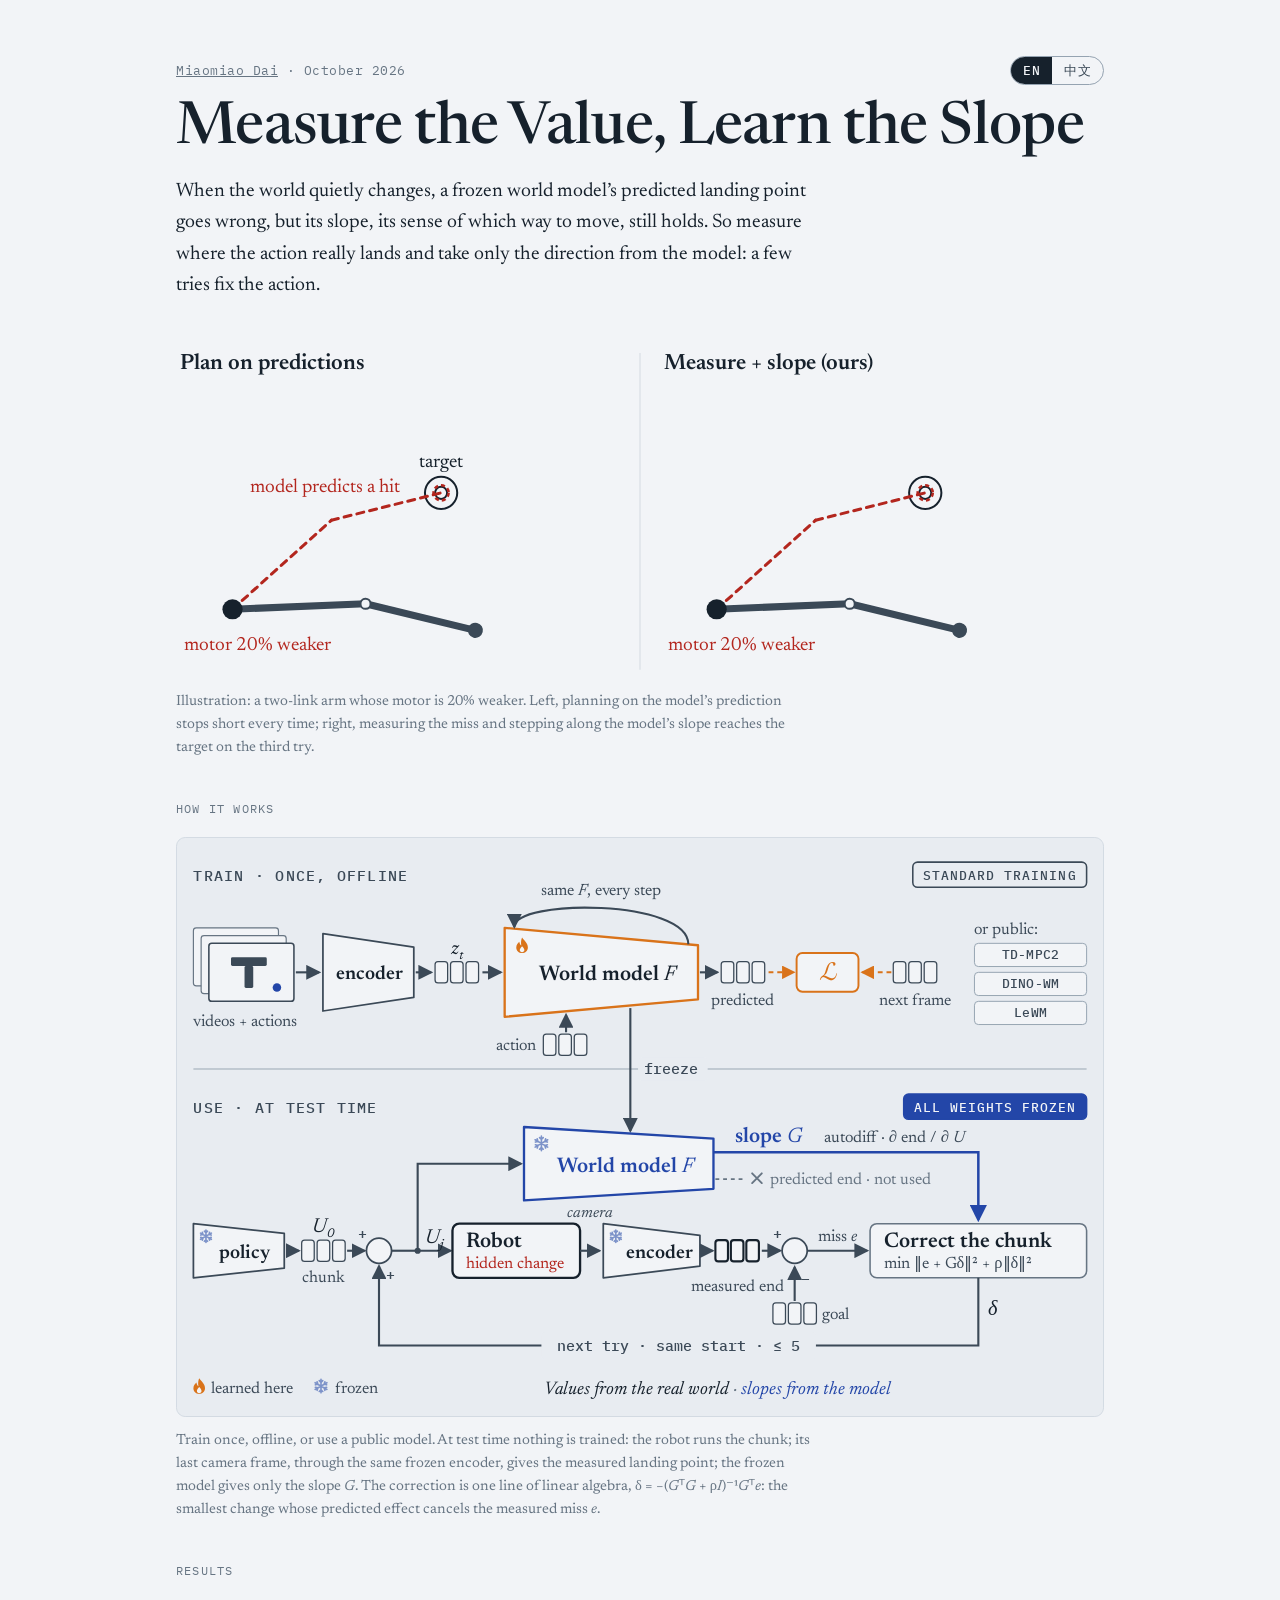
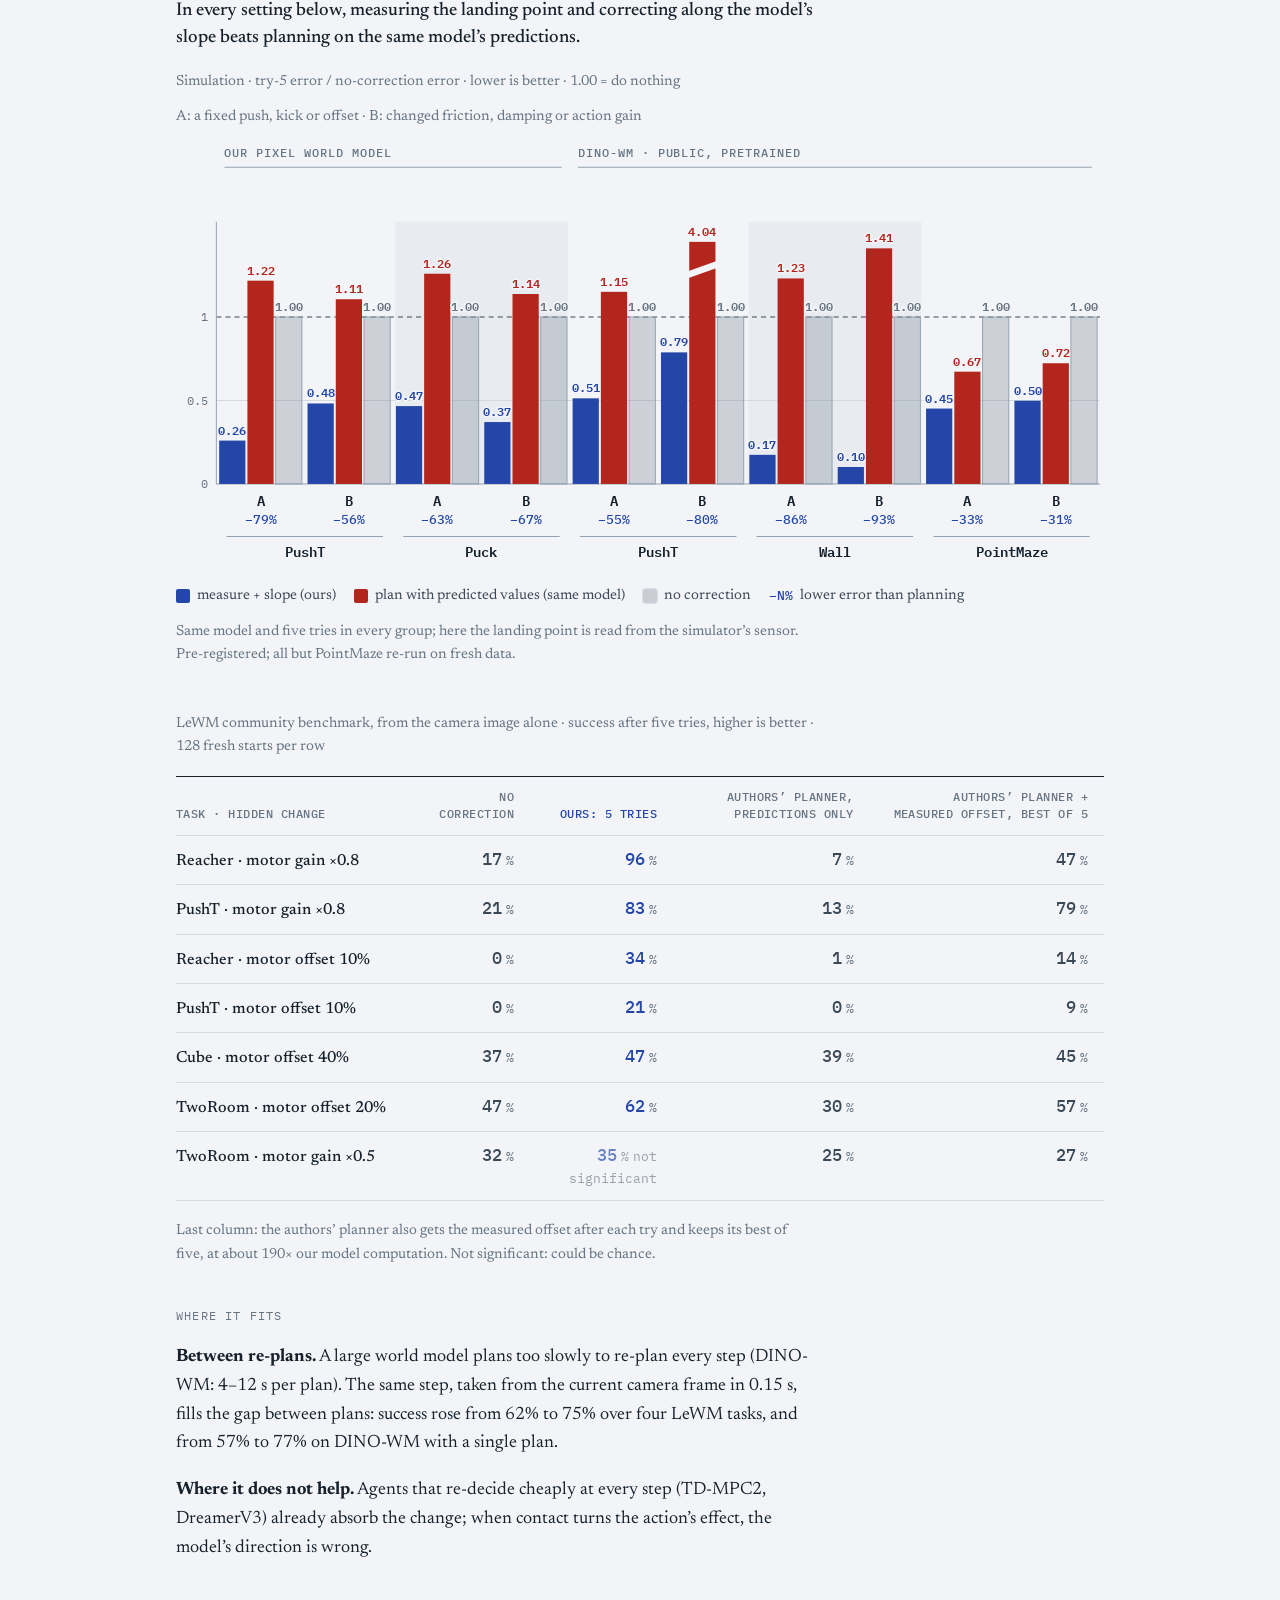
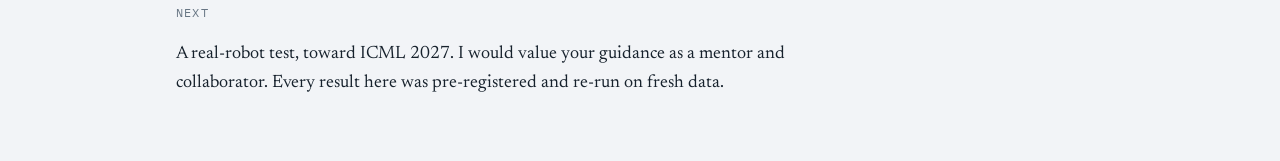
<file: measure-the-value-learn-the-slope.html>
<!DOCTYPE html>
<html lang="en">
<head>
<meta charset="UTF-8">
<meta name="viewport" content="width=device-width, initial-scale=1">
<title>Measure the Value, Learn the Slope · Miaomiao Dai</title>
<meta name="description" content="A frozen world model's predictions drift when the world quietly changes, but its slope still points the right way. Measure what you can, and take the direction of the fix from the model's slope.">
<meta name="author" content="Miaomiao Dai">
<meta property="og:type" content="article">
<meta property="og:title" content="Measure the Value, Learn the Slope">
<meta property="og:description" content="A frozen world model's predictions drift when the world quietly changes, but its slope still points the right way. Measure what you can, and take the direction of the fix from the model's slope.">
<meta property="og:url" content="https://dmsjtum.github.io/measure-the-value-learn-the-slope.html">
<link rel="preconnect" href="https://fonts.googleapis.com">
<link rel="preconnect" href="https://fonts.gstatic.com" crossorigin>
<link rel="stylesheet" href="https://fonts.googleapis.com/css2?family=Newsreader:ital,opsz,wght@0,6..72,400;0,6..72,500;0,6..72,600;1,6..72,400&amp;family=IBM+Plex+Mono:wght@400;500&amp;display=swap">
<style>
/* One column on cool drafting paper. Ink = measured, cobalt = the model's slope, red = using the model to predict. */
:root {
  --paper: #f2f4f7;
  --panel: #e8ecf1;
  --ink: #16212c;
  --ink-2: #3b4957;
  --muted: #677583;
  --rule: #d3dae2;
  --rule-strong: #95a3b1;
  --slope: #2346a8;
  --slope-2: #7d93c9;
  --warn: #b3261e;
  --grid: rgba(22, 33, 44, 0.07);
  --figure-bg: #ffffff;
  --warm: #d9731a;
  --serif: "Newsreader", "Iowan Old Style", "Palatino Linotype", Georgia, "Songti SC", "Noto Serif SC", "Noto Serif CJK SC", "SimSun", serif;
  --mono: "IBM Plex Mono", ui-monospace, "SF Mono", Menlo, monospace;
}
@media (prefers-color-scheme: dark) {
  :root:not([data-theme="light"]) {
    --paper: #0e1318; --panel: #151c23; --ink: #e3e9ef; --ink-2: #b8c3cd; --muted: #8c99a6;
    --rule: #26313b; --rule-strong: #4a5866; --slope: #8aa9ff; --slope-2: #5a6f9f; --warn: #ff8f86;
    --grid: rgba(227, 233, 239, 0.05); --warm: #f0a35c; color-scheme: dark;
  }
}
:root[data-theme="dark"] {
  --paper: #0e1318; --panel: #151c23; --ink: #e3e9ef; --ink-2: #b8c3cd; --muted: #8c99a6;
  --rule: #26313b; --rule-strong: #4a5866; --slope: #8aa9ff; --slope-2: #5a6f9f; --warn: #ff8f86;
  --grid: rgba(227, 233, 239, 0.05); --warm: #f0a35c; color-scheme: dark;
}
body { margin: 0; background: var(--paper); color: var(--ink); font-family: var(--serif); font-size: 18px; line-height: 1.6; padding-inline: 16px; padding-block: 0; -webkit-font-smoothing: antialiased; }
.page { max-width: 58rem; margin: 0 auto; padding-block: 56px 64px; display: grid; gap: 52px; }
.col { max-width: 40rem; min-width: 0; }
p { margin: 0; }
h1, h2, h3 { margin: 0; text-wrap: balance; }
header { display: grid; gap: 14px; }
.meta { font-family: var(--mono); font-size: 12.5px; letter-spacing: 0.04em; color: var(--muted); }
h1 { font-size: clamp(2.3rem, 6.4vw, 3.7rem); line-height: 1.04; font-weight: 500; letter-spacing: -0.012em; }
.sub { font-size: clamp(1.15rem, 2.6vw, 1.4rem); font-style: italic; color: var(--ink-2); }
.tldr { font-size: 1.22rem; line-height: 1.6; margin-top: 10px; }
.tldr .s { color: var(--slope); }

section { display: grid; gap: 18px; }
.label { font-family: var(--mono); font-size: 12px; letter-spacing: 0.1em; text-transform: uppercase; color: var(--muted); }

.panels { display: grid; grid-template-columns: repeat(2, minmax(0, 1fr)); gap: 18px; }
.panel { display: grid; gap: 8px; min-width: 0; }
.panel h3 { font-size: 1.02rem; font-weight: 600; }
.panel h3 .k { font-family: var(--mono); font-size: 12px; font-weight: 500; margin-right: 8px; }
.panel.old h3 .k { color: var(--warn); }
.panel.new h3 .k { color: var(--slope); }
.panel svg { width: 100%; height: auto; display: block; border: 1px solid var(--rule); border-radius: 4px; background: var(--panel); }
.regime { border-top: 1.5px solid var(--rule-strong); padding-top: 12px; align-content: start; }
.regime.new { border-top-color: var(--slope); }
.regime.old { border-top-color: var(--warn); }
.regime .pt { font-size: 16.5px; line-height: 1.55; }
figure { margin: 0; display: grid; gap: 12px; min-width: 0; }
figcaption, .fine { font-size: 14.5px; line-height: 1.6; color: var(--muted); max-width: 40rem; }

.stats { display: grid; grid-template-columns: repeat(3, minmax(0, 1fr)); gap: 22px; border-top: 1.5px solid var(--ink); padding-top: 16px; }
.stat { display: grid; gap: 4px; align-content: start; min-width: 0; }
.stat b { font-family: var(--mono); font-weight: 500; font-size: clamp(1.9rem, 4.6vw, 2.5rem); line-height: 1.1; font-variant-numeric: tabular-nums; letter-spacing: -0.02em; }
.stat.bad b { color: var(--warn); }
.stat.good b { color: var(--slope); }
.stat span { font-size: 15px; line-height: 1.5; color: var(--ink-2); }
.stat small { font-family: var(--mono); font-size: 12px; color: var(--muted); }

.charts { display: grid; grid-template-columns: repeat(2, minmax(0, 1fr)); gap: 18px; }
.chart { display: grid; gap: 6px; min-width: 0; }
.chart h3 { font-size: 1rem; font-weight: 600; }
.chart svg { width: 100%; height: auto; display: block; }
.legend { display: flex; flex-wrap: wrap; gap: 6px 18px; font-size: 14.5px; color: var(--ink-2); }
.key { display: inline-flex; align-items: center; gap: 7px; }
.sw { display: inline-block; width: 24px; border-top: 2.5px solid var(--muted); }
.sw.w { border-top-color: var(--warn); }
.sw.wd { border-top: 2px dashed var(--warn); }
.sw.s { border-top-color: var(--slope); border-top-width: 3px; }
.sw.s2 { border-top: 2px dashed var(--slope-2); }

.contrib { list-style: none; margin: 0; padding: 0; display: grid; gap: 16px; counter-reset: c; }
.contrib li { display: grid; grid-template-columns: 1.9rem minmax(0, 1fr); gap: 2px 10px; counter-increment: c; }
.contrib li::before { content: counter(c); font-family: var(--mono); font-size: 13px; color: var(--muted); padding-top: 3px; grid-row: span 2; }
.contrib b { font-weight: 600; }
.contrib span { color: var(--ink-2); font-size: 16.5px; }

footer { border-top: 1px solid var(--rule); padding-top: 18px; }

*, *::before, *::after { box-sizing: border-box; }

/* SVG */
.bg { fill: url(#grid); }
.t { font: 500 15px/1 var(--serif); fill: var(--ink); }
.tm { font: 400 14px/1 var(--serif); fill: var(--muted); }
.ts { font: 500 15px/1 var(--serif); fill: var(--slope); }
.tw { font: 500 15px/1 var(--serif); fill: var(--warn); }
.tn { font: 600 14px/1 var(--mono); fill: var(--ink); }
.ax { font: 400 12px/1 var(--mono); fill: var(--muted); }
.axl { stroke: var(--rule-strong); stroke-width: 1; }
.gl { stroke: var(--rule); stroke-width: 1; }
.end-s { font: 600 12.5px/1 var(--mono); fill: var(--slope); }
.end-s2 { font: 500 12.5px/1 var(--mono); fill: var(--slope-2); }
.end-w { font: 500 12.5px/1 var(--mono); fill: var(--warn); }
.end-m { font: 500 12.5px/1 var(--mono); fill: var(--muted); }
.l-ol { fill: none; stroke: var(--muted); stroke-width: 2; }
.l-pa { fill: none; stroke: var(--warn); stroke-width: 2; }
.l-mo { fill: none; stroke: var(--warn); stroke-width: 2; stroke-dasharray: 5 4; }
.l-ls { fill: none; stroke: var(--slope); stroke-width: 3; }
.l-ts { fill: none; stroke: var(--slope-2); stroke-width: 2; stroke-dasharray: 6 4; }
.d-ls { fill: var(--slope); }
.d-ts { fill: var(--paper); stroke: var(--slope-2); stroke-width: 1.5; }
.path-pred { fill: none; stroke: var(--muted); stroke-width: 2; stroke-dasharray: 7 6; }
.path-act { fill: none; stroke: var(--ink); stroke-width: 2.4; }
.path-try { fill: none; stroke: var(--ink); stroke-width: 1.6; opacity: 0.42; }
.path-hit { fill: none; stroke: var(--ink); stroke-width: 2.4; }
.pt { fill: var(--ink); }
.pt-hollow { fill: var(--panel); stroke: var(--muted); stroke-width: 2; }
.start { fill: var(--panel); stroke: var(--ink); stroke-width: 2; }
.tgt { fill: none; stroke: var(--ink); stroke-width: 1.6; }
.switch { fill: var(--warn); }
.e-slope { fill: none; stroke: var(--slope); stroke-width: 2; marker-end: url(#ah-slope); }
.e-warn { fill: none; stroke: var(--warn); stroke-width: 2; marker-end: url(#ah-warn); }


:root[data-lang="zh"] .en, :root:not([data-lang="zh"]) .zh { display: none !important; }
.topbar { display: flex; justify-content: space-between; align-items: center; gap: 12px; flex-wrap: wrap; }
.lang { display: inline-flex; border: 1px solid var(--rule-strong); border-radius: 999px; overflow: hidden; }
.lang button { font: 500 12.5px/1 var(--mono); letter-spacing: 0.04em; color: var(--ink-2); background: transparent; border: 0; padding: 7px 12px; cursor: pointer; }
.lang button[aria-pressed="true"] { background: var(--ink); color: var(--paper); }
.lang button:focus-visible { outline: 2px solid var(--slope); outline-offset: -2px; }
.arch { display: grid; gap: 14px; }
.lane { display: grid; gap: 8px; border: 1px solid var(--rule); border-radius: 6px; padding: 14px; background: var(--panel); }
.lane-t { font: 500 12px/1.4 var(--mono); letter-spacing: 0.06em; color: var(--muted); }
.flow { display: flex; align-items: stretch; gap: 8px; }
.box { flex: 1 1 0; min-width: 0; border: 1.25px solid var(--rule-strong); border-radius: 4px; background: var(--paper); padding: 10px 12px; display: grid; gap: 4px; align-content: start; font-size: 15.5px; font-weight: 600; line-height: 1.35; }
.box small { font-size: 13px; font-weight: 400; color: var(--muted); line-height: 1.45; }
.box.m { border: 2px solid var(--ink); }
.box.s { border: 1.5px solid var(--slope); color: var(--slope); }
.box.s small { color: var(--ink-2); }
.arr { align-self: center; color: var(--muted); font-family: var(--mono); font-size: 16px; }
.arr::before { content: "\2192"; }
.loop { font-size: 14.5px; color: var(--ink-2); }
.loop b { color: var(--slope); font-weight: 600; }
.down { text-align: center; font: 500 12.5px/1.2 var(--mono); color: var(--slope); }


.sim-bar { display: flex; flex-wrap: wrap; align-items: center; gap: 10px; font-size: 15px; }
.sim-bar select, .sim-bar button { font: 500 14px/1.2 var(--serif); color: var(--ink); background: var(--paper); border: 1px solid var(--rule-strong); border-radius: 4px; padding: 6px 10px; }
.sim-bar button { cursor: pointer; border-color: var(--ink); }
.sim-bar select:focus-visible, .sim-bar button:focus-visible { outline: 2px solid var(--slope); outline-offset: 2px; }
.sims { display: grid; grid-template-columns: repeat(2, minmax(0, 1fr)); gap: 18px; }
.sim { display: grid; gap: 8px; min-width: 0; align-content: start; }
.sim h3 { font-size: 1rem; font-weight: 600; }
.sim.old h3 { color: var(--warn); }
.sim.new h3 { color: var(--slope); }
.sim canvas { width: 100%; aspect-ratio: 1 / 1; max-width: 100%; display: block; border: 1px solid var(--rule); border-radius: 4px; background: var(--panel); }
.readout { font-family: var(--mono); font-size: 13px; line-height: 1.6; color: var(--ink-2); font-variant-numeric: tabular-nums; }
.readout b.w { color: var(--warn); font-weight: 600; }
.readout b.s { color: var(--slope); font-weight: 600; }


.arch-fig { max-width: 620px; margin: 0 auto; width: 100%; }
.arch-fig svg { width: 100%; height: auto; display: block; }
.a-box { fill: var(--paper); stroke: var(--rule-strong); stroke-width: 1.4; }
.a-wm { fill: var(--panel); stroke: var(--slope); stroke-width: 1.8; }
.n-try { fill: var(--ink); }
.n-meas { fill: var(--paper); stroke: var(--ink); stroke-width: 2.6; }
.n-corr { fill: var(--slope); }
.a-h { font: 600 18px/1 var(--serif); fill: var(--ink); }
.a-n { font: 600 16px/1 var(--serif); fill: var(--ink); }
.a-n-inv { font: 600 16px/1 var(--serif); fill: var(--paper); }
.a-c { font: 400 14.5px/1 var(--serif); fill: var(--muted); }
.a-s { fill: var(--slope); }
.a-e { fill: none; stroke: var(--ink); stroke-width: 1.8; marker-end: url(#ah-ink2); }
.a-loop { fill: none; stroke: var(--ink); stroke-width: 2.2; marker-end: url(#ah-ink2); }
.a-es { fill: none; stroke: var(--slope); stroke-width: 2.2; marker-end: url(#ah-slope); }
.a-rule { stroke: var(--rule-strong); stroke-width: 1; stroke-dasharray: 3 5; }
.rl-note { font-size: 15px; color: var(--ink-2); max-width: 40rem; }




.problem { font-size: 17px; line-height: 1.65; }
.problem b { font-weight: 600; }
.model-grid { display: grid; grid-template-columns: repeat(2, minmax(0, 1fr)); border-top: 1.5px solid var(--ink); }
.model-grid .cell { display: grid; gap: 6px; align-content: start; padding: 14px 20px 16px 0; border-bottom: 1px solid var(--rule); min-width: 0; }
.model-grid .cell:nth-child(odd) { padding-right: 24px; }
.model-grid .cell:nth-child(even) { padding-left: 20px; border-left: 1px solid var(--rule); }
.model-grid .tag { font: 500 12px/1.3 var(--mono); letter-spacing: 0.08em; text-transform: uppercase; color: var(--muted); }
.model-grid .cell p { font-size: 16px; line-height: 1.6; color: var(--ink-2); }
.model-grid .use .tag { color: var(--slope); }
.model-grid .use p { color: var(--ink); }
.model-grid .not .tag { color: var(--warn); }
.note-eq { font-size: 15.5px; color: var(--ink-2); }


.l-es { fill: none; stroke: var(--ink-2); stroke-width: 2; stroke-dasharray: 2 4; stroke-linecap: round; }
.end-e { font: 500 12.5px/1 var(--mono); fill: var(--ink-2); }
.sw.es { border-top: 2.5px dotted var(--ink-2); }
.hm-fig { max-width: 560px; }
.hm-fig svg { width: 100%; height: auto; display: block; }
.hm-t { font: 600 14px/1 var(--serif); fill: var(--ink); }
.hm-s { font: 500 12px/1 var(--mono); fill: var(--muted); }
.hm-r, .hm-c { font: 400 12.5px/1 var(--mono); fill: var(--muted); }
.hm-cell { fill: var(--panel); }
.hm-pos { fill: var(--warm); }
.hm-neg { fill: var(--slope); }
.st { display: inline-block; font: 500 11px/1 var(--mono); letter-spacing: 0.06em; text-transform: uppercase; padding: 3px 6px; border-radius: 3px; margin-right: 8px; vertical-align: 2px; }
.st.ok { color: var(--paper); background: var(--slope); }
.contrib .st { font-size: 11px; }
.st .en, .st .zh { color: inherit; font: inherit; }
.st.open { color: var(--ink); background: var(--panel); border: 1px solid var(--rule-strong); }


.timeline { list-style: none; margin: 0; padding: 0; display: grid; grid-template-columns: repeat(4, minmax(0, 1fr)); border-top: 1.5px solid var(--ink); }
.timeline li { padding: 14px 18px 0 0; display: grid; gap: 6px; align-content: start; min-width: 0; position: relative; }
.timeline li::before { content: ""; position: absolute; top: -7px; left: 0; width: 12px; height: 12px; border-radius: 50%; background: var(--paper); border: 2px solid var(--ink); }
.timeline .when { font-family: var(--mono); font-size: 13px; letter-spacing: 0.04em; color: var(--muted); }
.timeline .what { font-size: 15.5px; line-height: 1.6; color: var(--ink-2); }

@media (max-width: 720px) {
  body { font-size: 17px; }
  .page { padding-block: 36px 52px; gap: 44px; }
  .panels, .charts { grid-template-columns: minmax(0, 1fr); }
  .stats { grid-template-columns: minmax(0, 1fr); gap: 14px; }
  .flow { flex-direction: column; }
  .timeline { grid-template-columns: minmax(0, 1fr); border-top: 0; border-left: 1.5px solid var(--ink); gap: 16px; padding-left: 18px; }
  .timeline li { padding: 0; }
  .timeline li::before { top: 6px; left: -26px; }
  .model-grid { grid-template-columns: minmax(0, 1fr); }
  .model-grid .cell:nth-child(even) { padding-left: 0; border-left: 0; }
  .sims { grid-template-columns: minmax(0, 1fr); }
  .arr { align-self: flex-start; padding-left: 14px; }
  .arr::before { content: "\\2193"; }
}

/* v9: the short pitch above, evidence in one disclosure below. */
.page { gap: 40px; }
.tldr { margin-top: 2px; }
header .stats { margin-top: 12px; }
.stats .stat span { font-size: 15px; }
.stats .stat small .en, .stats .stat small .zh { font: inherit; color: inherit; }
.findings, .limits { gap: 12px; }
.findings p, .limits p { font-size: 17px; line-height: 1.55; }
.findings b { font-weight: 600; }
.match-title { font-size: 1.1rem; font-weight: 600; }
.match-bar { fill: var(--ink-2); opacity: 0.16; }
.match-ci { stroke: var(--ink-2); stroke-width: 1.25; }
.match-ref { stroke: var(--slope); stroke-width: 2; stroke-dasharray: 4 3; }
.match-label { font: 500 14px/1 var(--mono); fill: var(--ink-2); }
.match-value { font: 500 16px/1 var(--mono); fill: var(--ink); }
.match-practice { font: 500 14px/1 var(--mono); fill: var(--slope); }
details { border-top: 1px solid var(--rule-strong); padding-top: 16px; min-width: 0; }
summary { font-size: 18px; font-weight: 500; cursor: pointer; }
summary::marker { color: var(--slope); }
summary:focus-visible { outline: 2px solid var(--slope); outline-offset: 5px; }
.details-content { display: grid; gap: 28px; padding-top: 24px; min-width: 0; }
.details-content section { gap: 12px; }
.details-content h3 { font-size: 17px; font-weight: 600; }
.source-list { margin: 0; padding-left: 20px; display: grid; gap: 12px; color: var(--ink-2); font-size: 15px; line-height: 1.55; }
code { font-family: var(--mono); font-size: 0.82em; overflow-wrap: anywhere; }
.details-content .fine { max-width: none; }
.details-content .sim-bar select { min-width: 0; max-width: 100%; }
.details-content .sim-bar label { flex-shrink: 0; }
.timeline { grid-template-columns: minmax(0, 1fr); border-top: 0; border-left: 1.5px solid var(--ink); margin-left: 6px; padding-left: 20px; gap: 18px; }
.timeline li { grid-template-columns: 110px minmax(0, 1fr); padding: 0; gap: 2px 20px; }
.timeline li::before { top: 6px; left: -27px; }
.timeline .when { line-height: 1.6; }
.timeline .what { line-height: 1.55; }
@media (max-width: 720px) {
  .page { gap: 32px; }
  header { gap: 12px; }
  .stats { gap: 16px; }
  .stats .stat { gap: 2px; }
  .timeline { padding-left: 18px; }
  .timeline li { grid-template-columns: minmax(0, 1fr); gap: 4px; }
  .timeline li::before { left: -25px; }
}

/* v10: slopes, not values. Same tokens and type as v9; new header numbers, headline chart, questions. */
.stats .stat b { font-size: clamp(1.8rem, 4.2vw, 2.4rem); }
.lead { font-size: 1.16rem; line-height: 1.45; font-weight: 500; max-width: 40rem; }
.hb-fig svg { width: 100%; height: auto; display: block; }
.hb-fig svg.hb-narrow { display: none; }
@media (max-width: 720px) {
  .hb-fig svg.hb-wide { display: none; }
  .hb-fig svg.hb-narrow { display: block; }
  .legend .k-wide { display: none; }
}
.hb-ours { fill: var(--slope); }
.hb-plan { fill: var(--warn); }
.hb-none { fill: var(--ink-2); fill-opacity: 0.2; stroke: var(--rule-strong); stroke-width: 1; }
.hb-cut { fill: var(--paper); }
.hb-alt { fill: var(--panel); }
.hb-wide .hb-v { font-size: 12px; }
.dlk { font-family: var(--mono); font-size: 13px; font-weight: 500; color: var(--slope); }
.hb-v { font: 600 13px/1 var(--mono); font-variant-numeric: tabular-nums; paint-order: stroke; stroke: var(--paper); stroke-width: 3px; stroke-linejoin: round; }
.hb-v.o { fill: var(--slope); }
.hb-v.p { fill: var(--warn); }
.hb-v.n { fill: var(--muted); }
.hb-v.in { fill: var(--paper); stroke: none; }
.hb-g { font: 600 14px/1 var(--mono); fill: var(--ink); }
.hb-d { font: 400 14px/1 var(--serif); fill: var(--muted); }
.hb-dl { font: 500 12.5px/1 var(--mono); fill: var(--slope); }
.hb-band { font: 500 12px/1 var(--mono); letter-spacing: 0.08em; text-transform: uppercase; fill: var(--muted); }
.hb-rule { stroke: var(--rule-strong); stroke-width: 1; }
.hb-ref { stroke: var(--ink-2); stroke-width: 1.2; stroke-dasharray: 5 4; }
.sq { display: inline-block; width: 14px; height: 14px; border-radius: 2px; }
.sq.o { background: var(--slope); }
.sq.p { background: var(--warn); }
.sq.n { background: var(--ink-2); opacity: 0.22; outline: 1px solid var(--rule-strong); }
.findings p.evid { font-size: 16px; color: var(--ink-2); margin-top: -4px; }
.nb { white-space: nowrap; }
.stats .stat small .nb { font: inherit; color: inherit; line-height: inherit; }
@media (min-width: 721px) {
  .stats .stat { grid-template-rows: auto 1fr auto; }
  .timeline li { grid-template-columns: 150px minmax(0, 1fr); }
}
.asks { list-style: none; margin: 0; padding: 0; display: grid; gap: 16px; counter-reset: q; }
.asks li { display: grid; grid-template-columns: 2.4rem minmax(0, 1fr); gap: 2px 10px; counter-increment: q; font-size: 17px; line-height: 1.55; }
.asks li::before { content: "Q" counter(q); font-family: var(--mono); font-size: 13px; color: var(--slope); padding-top: 3px; }
.asks b { font-weight: 600; }
.asks .ctx { display: block; color: var(--ink-2); font-size: 16px; margin-top: 2px; }

/* v11: imagination needs a measurement; one look, then imagination. Same tokens and type as v10. */
.stat b .en, .stat b .zh { font: inherit; color: inherit; line-height: inherit; letter-spacing: inherit; }
.src { font-family: var(--mono); font-size: 12px; line-height: 1.55; color: var(--muted); overflow-wrap: anywhere; }
.src code { font-size: inherit; }

/* architecture figure: one SVG per layout, each with an EN and a ZH text layer */
.fa-fig { margin: 0; }
.fa-fig svg { width: 100%; height: auto; display: block; }
.fa-fig svg.fa-narrow { display: none; max-width: 460px; }
@media (max-width: 720px) {
  .fa-fig svg.fa-wide { display: none; }
  .fa-fig svg.fa-narrow { display: block; }
  .im-fig .chart svg { max-width: 540px; }
}
.fa-card { fill: var(--panel); stroke: var(--rule); stroke-width: 1; }
.fa-box { fill: var(--paper); stroke: var(--muted); stroke-width: 1.6; }
.fa-box.meas { stroke: var(--ink); stroke-width: 2.4; }
.fa-box.slope { stroke: var(--slope); stroke-width: 2.4; }
.fa-box.dash { stroke-dasharray: 8 6; }
.fa-t { font: 600 22px/1 var(--serif); fill: var(--ink); }
.fa-t.slope { fill: var(--slope); }
.fa-s { font: 400 17px/1 var(--serif); fill: var(--ink-2); }
/* formula lines: the page's serif stack falls back to a CJK font for the norm bars and Greek letters, which spaces them out;
   Georgia and Times New Roman (on Mac and Windows; Linux aliases them) draw them tightly */
.fa-m { font-family: "Newsreader", Georgia, "Times New Roman", Times, "Liberation Serif", serif; }
.fa-lab { font: 500 16px/1 var(--mono); letter-spacing: 0.08em; text-transform: uppercase; fill: var(--ink-2); }
.fa-chip { stroke-width: 1.6; }
.fa-chip.ok { fill: var(--slope); stroke: var(--slope); }
.fa-chip.wip { fill: none; stroke: var(--warn); }
.fa-chip-t { font: 500 13.5px/1 var(--mono); letter-spacing: 0.08em; text-transform: uppercase; }
.fa-chip-t.ok { fill: var(--paper); }
.fa-chip-t.wip { fill: var(--warn); }
.fa-arr, .fa-ret { fill: none; stroke: var(--ink-2); stroke-width: 2.2; }
.fa-arr.dash { stroke-dasharray: 6 4; }
.fa-div { stroke: var(--rule-strong); stroke-width: 1; }
.fa-bg { fill: var(--panel); }
.fa-ret-t { font: 500 16px/1 var(--mono); fill: var(--ink-2); }
.fa-msg { font: italic 400 19px/1 var(--serif); }
.fa-msg-a { fill: var(--ink); }
.fa-msg-b { fill: var(--slope); }
.fa-msg-sep { fill: var(--muted); }
.fa-narrow .fa-t { font-size: 19px; }
.fa-narrow .fa-s { font-size: 14.5px; }
.fa-narrow .fa-lab { font-size: 12.5px; letter-spacing: 0.06em; }
.fa-narrow .fa-lab.zh { font-size: 14px; letter-spacing: 0.02em; }
.fa-narrow .fa-chip-t { font-size: 11.5px; letter-spacing: 0.06em; }
.fa-narrow g.zh > .fa-chip-t { font-size: 12.5px; letter-spacing: 0.04em; }
.fa-narrow .fa-ret-t { font-size: 13px; }
.fa-narrow .fa-msg { font-size: 15.5px; }

/* train / use architecture figure (fb): networks as trapezoids, flame = learned here, snowflake = frozen */
.fb-net { fill: var(--paper); stroke: var(--ink-2); stroke-width: 1.8; stroke-linejoin: round; }
.fb-net.train { stroke: var(--warm); stroke-width: 2.4; }
.fb-net.slope { stroke: var(--slope); stroke-width: 2.4; }
.fb-frame { fill: var(--paper); stroke: var(--muted); stroke-width: 1.2; }
.fb-frame.front { stroke: var(--ink-2); stroke-width: 1.6; }
.fb-obj { fill: var(--ink-2); }
.fb-pusher { fill: var(--slope); }
.fb-tok { fill: var(--paper); stroke: var(--ink-2); stroke-width: 1.3; }
.fb-tok.meas { stroke: var(--ink); stroke-width: 2.2; }
.fb-sum { fill: var(--paper); stroke: var(--ink-2); stroke-width: 1.8; }
.fb-dot { fill: var(--ink-2); }
.fb-sign { font: 500 15px/1 var(--mono); fill: var(--ink-2); }
.fb-v { font: italic 400 21px/1 var(--serif); fill: var(--ink); }
.fb-it { font-style: italic; font-weight: 400; }
.fb-n { font: 600 20px/1 var(--serif); fill: var(--ink); }
.fb-arr-s { fill: none; stroke: var(--slope); stroke-width: 2.6; }
.fb-sup { fill: none; stroke: var(--warm); stroke-width: 2; stroke-dasharray: 5 4; }
.fb-ghost { fill: none; stroke: var(--muted); stroke-width: 1.8; stroke-dasharray: 4 4; }
.fb-x { fill: none; stroke: var(--muted); stroke-width: 2; stroke-linecap: round; }
.fb-loss { fill: var(--paper); stroke: var(--warm); stroke-width: 2; }
.fb-loss-t { font: italic 400 25px/1 "Newsreader", Georgia, "Times New Roman", serif; fill: var(--warm); }
.fb-tag { fill: var(--paper); stroke: var(--rule-strong); stroke-width: 1; }
.fb-tag-t { font: 500 13.5px/1 var(--mono); fill: var(--ink-2); letter-spacing: 0.02em; }
.fb-fire { fill: var(--warm); }
.fb-fire-in { fill: var(--paper); }
.fb-ice { fill: none; stroke: var(--slope-2); stroke-width: 1.7; stroke-linecap: round; }
.fb-s-warn { fill: var(--warn); }
.fb-s-muted { fill: var(--muted); }
.fb-mk { fill: var(--ink-2); }
.fb-mk-s { fill: var(--slope); }
.fb-mk-w { fill: var(--warm); }
.fa-chip.plain { fill: none; stroke: var(--ink-2); }
.fa-chip-t.plain { fill: var(--ink-2); }
.fa-narrow .fb-n { font-size: 17.5px; }
.fa-narrow .fb-v { font-size: 19px; }
.fa-narrow .fb-tag-t { font-size: 12.5px; }
.fa-narrow .fb-loss-t { font-size: 23px; }

/* imagination chart: two small panels (stack at the page's 720 px breakpoint) */
.im-fig .charts { gap: 22px 18px; }
.im-ref { fill: none; stroke: var(--ink-2); stroke-width: 1.3; stroke-dasharray: 5 4; }
.im-sep { stroke: var(--rule); stroke-width: 1; stroke-dasharray: 2 4; }
.im-line { fill: none; stroke: var(--warn); stroke-width: 1.8; stroke-linejoin: round; stroke-linecap: round; opacity: 0.85; }
.im-pt { fill: var(--warn); stroke: var(--paper); stroke-width: 1.2; }
.im-pr { fill: var(--slope); stroke: var(--paper); stroke-width: 1.6; }
.im-ax { font: 400 13px/1 var(--mono); fill: var(--ink-2); }
.im-prc { fill: var(--slope); font-weight: 500; }
.im-xt { font: 400 14px/1 var(--serif); fill: var(--ink-2); }
.im-reft { font: 500 12.5px/1 var(--mono); fill: var(--ink-2); }
.im-prl { font: 600 13px/1 var(--mono); fill: var(--slope); font-variant-numeric: tabular-nums; }
.im-key { font: 500 13px/1 var(--mono); fill: var(--ink-2); }
.dt { display: inline-block; width: 11px; height: 11px; border-radius: 50%; }
.dt.p { background: var(--warn); }
.dt.o { background: var(--slope); }
.sw.ref { border-top: 2px dashed var(--ink-2); }

/* "Next" table: one look, then imagination */
.gl-wrap { min-width: 0; }
table.gl { width: 100%; border-collapse: collapse; border-top: 1.5px solid var(--ink); font-variant-numeric: tabular-nums; }
.gl th, .gl td { padding: 12px 16px 12px 0; border-bottom: 1px solid var(--rule); text-align: right; vertical-align: baseline; }
.gl thead th { font: 500 12px/1.4 var(--mono); letter-spacing: 0.04em; text-transform: uppercase; color: var(--muted); vertical-align: bottom; text-wrap: balance; }
.gl thead th:first-child, .gl tbody th { text-align: left; }
.gl tbody th { font-weight: 500; font-size: 16px; line-height: 1.4; color: var(--ink); width: 27%; }
.gl td { font: 500 17px/1.3 var(--mono); color: var(--ink-2); }
.gl td.best, .gl thead th.best, .gl td.knob, .gl thead th.knob { color: var(--slope); }
.gl td.knob { font-weight: 600; }
.gl td.knob, .gl thead th.knob { background: var(--panel); padding-left: 14px; padding-right: 14px; }
.gl .u { font-size: 12.5px; font-weight: 400; color: var(--muted); margin-left: 4px; }
.gl th .en, .gl th .zh { font: inherit; color: inherit; }
/* v12: sealed-confirmation table holds sentences, not numbers */
table.gl.sealed td { font: 400 15.5px/1.55 var(--serif); color: var(--ink); text-align: left; vertical-align: top; }
table.gl.sealed td.best { color: var(--ink); }
table.gl.sealed thead th { text-align: left; }
table.gl.sealed tbody th { width: 24%; vertical-align: top; }
table.gl.sealed td:nth-child(2) { width: 20%; color: var(--ink-2); }
@media (max-width: 720px) {
  table.gl.sealed td { display: block; text-align: left; padding: 4px 0; }
  table.gl.sealed td::before { display: block; font: 500 12px/1.4 var(--mono); letter-spacing: 0.04em; text-transform: uppercase; color: var(--muted); margin-bottom: 2px; }
  table.gl.sealed td:nth-child(2) { width: auto; }
  table.gl.sealed tbody th { width: auto; }
}
@media (max-width: 720px) {
  table.gl, .gl tbody, .gl tr, .gl th, .gl td { display: block; }
  .gl thead { position: absolute; width: 1px; height: 1px; overflow: hidden; clip: rect(0 0 0 0); white-space: nowrap; }
  table.gl { border-top: 0; }
  .gl tbody tr { padding: 16px 0 8px; border-top: 1.5px solid var(--ink); }
  .gl tbody tr + tr { margin-top: 6px; }
  .gl tbody th { width: auto; padding: 0 0 8px; border: 0; font-weight: 600; }
  .gl td { padding: 5px 0; border: 0; display: flex; justify-content: space-between; align-items: baseline; gap: 14px; text-align: right; }
  .gl td::before { content: attr(data-en); font: 400 15px/1.35 var(--serif); color: var(--ink-2); text-align: left; flex: 1 1 auto; min-width: 0; }
  .gl td .v { white-space: nowrap; flex: none; }
  :root[data-lang="zh"] .gl td::before { content: attr(data-zh); }
  .gl td.best::before, .gl td.knob::before { color: var(--slope); }
  .gl td.knob { padding: 5px 8px; margin-inline: -8px; border-radius: 4px; }
}
</style>
<style>
.fa-cam { font: italic 400 16px/1 var(--serif); fill: var(--ink-2); }
.fa-narrow .fa-cam { font-size: 14px; }
.fa-gl { font-weight: 400; font-size: 17px; }
</style>
<style>
.mv-fig { margin: 4px 0 0; }
.mv-fig svg.mv { width: 100%; height: auto; display: block; }
.mv-fig svg.mv-narrow { display: none; max-width: 460px; }
@media (max-width: 720px) { .mv-fig svg.mv-wide { display: none; } .mv-fig svg.mv-narrow { display: block; } }
.mv-arm line { stroke-width: 7; stroke-linecap: round; }
.mv-arm.t1 line { stroke: var(--ink-2); } .mv-arm.t1 .mv-hand { fill: var(--ink-2); }
.mv-arm.t2 line, .mv-arm.t3 line { stroke: var(--slope); } .mv-arm.t2 .mv-hand, .mv-arm.t3 .mv-hand { fill: var(--slope); }
.mv-joint { fill: var(--paper); stroke: var(--ink-2); stroke-width: 2; }
.mv-ghost line { stroke: var(--warn); stroke-width: 3; stroke-dasharray: 7 6; stroke-linecap: round; }
.mv-ghost circle { fill: none; stroke: var(--warn); stroke-width: 2.5; stroke-dasharray: 4 3; }
.mv-base { fill: var(--ink); }
.mv-tgt { fill: none; stroke: var(--ink); stroke-width: 2; }
.mv-hit { fill: var(--slope); fill-opacity: 0.16; stroke: var(--slope); stroke-width: 2.5; }
.mv-miss { stroke: var(--ink-2); stroke-width: 2; stroke-dasharray: 4 4; }
.mv-dir { stroke: var(--slope); stroke-width: 3.2; }
.mv-arrow { fill: var(--slope); }
.mv-div { stroke: var(--rule); stroke-width: 1; }
.mv-h { font: 600 22px/1 var(--serif); fill: var(--ink); }
.mv-t { font: 400 19px/1 var(--serif); fill: var(--ink); }
.mv-t.mv-warn { fill: var(--warn); } .mv-t.mv-slope { fill: var(--slope); } .mv-t.mv-ink2 { fill: var(--ink-2); }
.mv-check { font-size: 24px; font-weight: 600; }
</style>
</head>
<body>
<!-- v13 draft; built 2026-10-03T05:41:30Z with date -u from the published v12 page (artifact version 11) + LP1 (practice on the LeWM community benchmark); updated 2026-10-04T13:31:49Z + LP2 (the world model's own plans) + flow world-model pilot. v14 built 2026-10-06T04:10:35Z from v13: TD-MPC2 multi-task screen + DreamerV3 probe (closed loop absorbs simple changes), cross-model slope numbers, real-time control question, ICML 2027 plan and the request for guidance. v15 built 2026-10-06T14:30:42Z from v14: one-step correction between the sparse re-plans of LeWM's own planner (four tasks, pre-registered) with its mechanism test; the converged thesis; DINO-WM's own loop at ceiling; test-time-training screen; sealed re-runs running. -->
<svg width="0" height="0" style="position:absolute" aria-hidden="true" focusable="false">
  <defs>
    <marker id="ah-slope" viewBox="0 0 10 10" refX="9" refY="5" markerWidth="7" markerHeight="7" orient="auto-start-reverse"><path d="M0,0 L10,5 L0,10 z" style="fill: var(--slope)"/></marker>
    <marker id="ah-warn" viewBox="0 0 10 10" refX="9" refY="5" markerWidth="6" markerHeight="6" orient="auto-start-reverse"><path d="M0,0 L10,5 L0,10 z" style="fill: var(--warn)"/></marker>
    <pattern id="grid" width="20" height="20" patternUnits="userSpaceOnUse"><path d="M20 0 H0 V20" fill="none" style="stroke: var(--grid)" stroke-width="1"/></pattern>
  </defs>
</svg>


<main class="page">
<header>
  <div class="topbar">
    <p class="meta"><span class="en"><a href="https://dmsjtum.github.io/" style="color:inherit">Miaomiao Dai</a> · October 2026</span><span class="zh"><a href="https://dmsjtum.github.io/" style="color:inherit">Miaomiao Dai</a> · 2026 年 10 月</span></p>
    <div class="lang" role="group" aria-label="Language"><button type="button" id="lang-en" data-set="en" aria-pressed="true">EN</button><button type="button" id="lang-zh" data-set="zh" aria-pressed="false">中文</button></div>
  </div>
  <h1><span class="en">Measure the Value, Learn the Slope</span><span class="zh">值靠测，斜率靠学</span></h1>
  <p class="tldr col"><span class="en">When the world quietly changes, a frozen world model’s predicted landing point goes wrong, but its slope, its sense of which way to move, still holds. So measure where the action really lands and take only the direction from the model: a few tries fix the action.</span><span class="zh">现实悄悄变化时，冻结世界模型预测的落点会错，但它的斜率（方向感）还在。所以落点靠实测，方向向模型要：试几次就能把动作修好。</span></p>
</header>
<script>
(function () {
  var root = document.documentElement;
  function set(lang) {
    root.setAttribute('data-lang', lang);
    root.setAttribute('lang', lang === 'zh' ? 'zh-CN' : 'en');
    ['en', 'zh'].forEach(function (l) { var b = document.getElementById('lang-' + l); if (b) b.setAttribute('aria-pressed', String(l === lang)); });
    try { localStorage.setItem('mvls-lang', lang); } catch (e) {}
  }
  var saved = null;
  try { saved = localStorage.getItem('mvls-lang'); } catch (e) {}
  set(saved === 'zh' || saved === 'en' ? saved : root.getAttribute('data-lang') === 'zh' ? 'zh' : 'en');
  document.querySelectorAll('.lang button').forEach(function (b) { b.addEventListener('click', function () { set(b.getAttribute('data-set')); }); });
})();
</script>
<section aria-label="Illustration" class="mv-top">
  <figure class="mv-fig"><svg class="mv mv-wide" viewBox="0 0 920 330" role="img"><title><span class="en">Plan on predictions vs measure + slope, under a weaker motor</span><span class="zh">电机变弱时：只按预测规划 vs 实测 + 斜率</span></title><desc><span class="en">Looping animation of a two-link arm whose motor is 20% weaker than when the world model was trained. Left: the planner trusts the model, which predicts a hit (dashed arm); the same plan stops short on every try. Right: the camera measures the miss, the model supplies only the direction, and the second try lands close while the third reaches the target.</span><span class="zh">循环动画：两节机械臂的电机比训练世界模型时弱了 20%。左：规划器相信模型（虚线手臂预测能碰到），同一个计划每次都停在目标前面。右：相机量出差多少，模型只给方向；第 2 次已很接近，第 3 次够到目标。</span></desc><line class="mv-div" x1="460" y1="8" x2="460" y2="322"/><g transform="translate(0,0)"><text class="mv-h en" x="4.0" y="24.0">Plan on predictions</text><text class="mv-h zh" x="4.0" y="24.0">只按预测去规划</text><circle class="mv-tgt" cx="262.8" cy="146.6" r="16"/><circle class="mv-tgt" cx="262.8" cy="146.6" r="6"/><g opacity="0"><animate attributeName="opacity" dur="9.0s" repeatCount="indefinite" keyTimes="0.0000;0.0211;0.0611;0.9333;0.9889;1.0000" values="0;0;1;1;0;0"/><text class="mv-t mv-warn en" x="8.0" y="302.0">motor 20% weaker</text><text class="mv-t mv-warn zh" x="8.0" y="302.0">电机弱了 20%</text></g><g opacity="0"><animate attributeName="opacity" dur="9.0s" repeatCount="indefinite" keyTimes="0.0000;0.0211;0.0611;0.9333;0.9889;1.0000" values="0;0;1;1;0;0"/><text class="mv-t en" x="262.8" y="120.6" text-anchor="middle">target</text><text class="mv-t zh" x="262.8" y="120.6" text-anchor="middle">目标</text></g><g opacity="0"><animate attributeName="opacity" dur="9.0s" repeatCount="indefinite" keyTimes="0.0000;0.0322;0.0722;0.9333;0.9889;1.0000" values="0;0;1;1;0;0"/><g class="mv-ghost"><line x1="56.0" y1="262.0" x2="154.1" y2="173.7"/><line x1="154.1" y1="173.7" x2="262.8" y2="146.6"/><circle cx="262.8" cy="146.6" r="7.5"/></g><text class="mv-t mv-warn en" x="148.1" y="145.7" text-anchor="middle">model predicts a hit</text><text class="mv-t mv-warn zh" x="148.1" y="145.7" text-anchor="middle">模型以为能碰到</text></g><g class="mv-arm t1" opacity="0"><animate attributeName="opacity" dur="9.0s" repeatCount="indefinite" keyTimes="0.0000;0.1211;0.1444;0.4778;0.5222;0.9333;0.9889;1.0000" values="0;0;1;1;0.45;0.45;0;0"/><g><animateTransform attributeName="transform" type="rotate" dur="9.0s" repeatCount="indefinite" calcMode="spline" keySplines="0.45 0 0.25 1;0.45 0 0.25 1;0.45 0 0.25 1" keyTimes="0.0000;0.1444;0.2556;1.0000" values="4.00 56.0 262.0;4.00 56.0 262.0;-32.80 56.0 262.0;-32.80 56.0 262.0"/><line x1="56.0" y1="262.0" x2="188.0" y2="262.0"/><g><animateTransform attributeName="transform" type="rotate" dur="9.0s" repeatCount="indefinite" calcMode="spline" keySplines="0.45 0 0.25 1;0.45 0 0.25 1;0.45 0 0.25 1" keyTimes="0.0000;0.1444;0.2556;1.0000" values="14.00 188.0 262.0;14.00 188.0 262.0;25.20 188.0 262.0;25.20 188.0 262.0"/><line x1="188.0" y1="262.0" x2="300.0" y2="262.0"/><circle class="mv-hand" cx="300.0" cy="262.0" r="7.5"/></g><circle class="mv-joint" cx="188.0" cy="262.0" r="5"/></g></g><g class="mv-arm t1" opacity="0"><animate attributeName="opacity" dur="9.0s" repeatCount="indefinite" keyTimes="0.0000;0.4767;0.5000;0.6444;0.6889;0.9333;0.9889;1.0000" values="0;0;1;1;0.6;0.6;0;0"/><g><animateTransform attributeName="transform" type="rotate" dur="9.0s" repeatCount="indefinite" calcMode="spline" keySplines="0.45 0 0.25 1;0.45 0 0.25 1;0.45 0 0.25 1" keyTimes="0.0000;0.5000;0.5889;1.0000" values="4.00 56.0 262.0;4.00 56.0 262.0;-32.80 56.0 262.0;-32.80 56.0 262.0"/><line x1="56.0" y1="262.0" x2="188.0" y2="262.0"/><g><animateTransform attributeName="transform" type="rotate" dur="9.0s" repeatCount="indefinite" calcMode="spline" keySplines="0.45 0 0.25 1;0.45 0 0.25 1;0.45 0 0.25 1" keyTimes="0.0000;0.5000;0.5889;1.0000" values="14.00 188.0 262.0;14.00 188.0 262.0;25.20 188.0 262.0;25.20 188.0 262.0"/><line x1="188.0" y1="262.0" x2="300.0" y2="262.0"/><circle class="mv-hand" cx="300.0" cy="262.0" r="7.5"/></g><circle class="mv-joint" cx="188.0" cy="262.0" r="5"/></g></g><g class="mv-arm t1" opacity="0"><animate attributeName="opacity" dur="9.0s" repeatCount="indefinite" keyTimes="0.0000;0.6433;0.6667;0.9333;0.9889;1.0000" values="0;0;1;1;0;0"/><g><animateTransform attributeName="transform" type="rotate" dur="9.0s" repeatCount="indefinite" calcMode="spline" keySplines="0.45 0 0.25 1;0.45 0 0.25 1;0.45 0 0.25 1" keyTimes="0.0000;0.6667;0.7556;1.0000" values="4.00 56.0 262.0;4.00 56.0 262.0;-32.80 56.0 262.0;-32.80 56.0 262.0"/><line x1="56.0" y1="262.0" x2="188.0" y2="262.0"/><g><animateTransform attributeName="transform" type="rotate" dur="9.0s" repeatCount="indefinite" calcMode="spline" keySplines="0.45 0 0.25 1;0.45 0 0.25 1;0.45 0 0.25 1" keyTimes="0.0000;0.6667;0.7556;1.0000" values="14.00 188.0 262.0;14.00 188.0 262.0;25.20 188.0 262.0;25.20 188.0 262.0"/><line x1="188.0" y1="262.0" x2="300.0" y2="262.0"/><circle class="mv-hand" cx="300.0" cy="262.0" r="7.5"/></g><circle class="mv-joint" cx="188.0" cy="262.0" r="5"/></g></g><g opacity="0"><animate attributeName="opacity" dur="9.0s" repeatCount="indefinite" keyTimes="0.0000;0.2544;0.2944;0.9333;0.9889;1.0000" values="0;0;1;1;0;0"/><text class="mv-t mv-ink2 en" x="278.0" y="207.7" text-anchor="middle">short, every try</text><text class="mv-t mv-ink2 zh" x="278.0" y="207.7" text-anchor="middle">每次都偏短</text></g><circle class="mv-base" cx="56.0" cy="262.0" r="10"/></g><g transform="translate(480,0)"><text class="mv-h en" x="4.0" y="24.0">Measure + slope (ours)</text><text class="mv-h zh" x="4.0" y="24.0">实测 + 斜率（我们）</text><circle class="mv-tgt" cx="262.8" cy="146.6" r="16"/><circle class="mv-tgt" cx="262.8" cy="146.6" r="6"/><g opacity="0"><animate attributeName="opacity" dur="9.0s" repeatCount="indefinite" keyTimes="0.0000;0.0211;0.0611;0.9333;0.9889;1.0000" values="0;0;1;1;0;0"/><text class="mv-t mv-warn en" x="8.0" y="302.0">motor 20% weaker</text><text class="mv-t mv-warn zh" x="8.0" y="302.0">电机弱了 20%</text></g><g opacity="0"><animate attributeName="opacity" dur="9.0s" repeatCount="indefinite" keyTimes="0.0000;0.0322;0.0722;0.2889;0.3333;0.9333;0.9889;1.0000" values="0;0;1;1;0.3;0.3;0;0"/><g class="mv-ghost"><line x1="56.0" y1="262.0" x2="154.1" y2="173.7"/><line x1="154.1" y1="173.7" x2="262.8" y2="146.6"/><circle cx="262.8" cy="146.6" r="7.5"/></g></g><g class="mv-arm t1" opacity="0"><animate attributeName="opacity" dur="9.0s" repeatCount="indefinite" keyTimes="0.0000;0.1211;0.1444;0.4778;0.5222;0.9333;0.9889;1.0000" values="0;0;1;1;0.32;0.32;0;0"/><g><animateTransform attributeName="transform" type="rotate" dur="9.0s" repeatCount="indefinite" calcMode="spline" keySplines="0.45 0 0.25 1;0.45 0 0.25 1;0.45 0 0.25 1" keyTimes="0.0000;0.1444;0.2556;1.0000" values="4.00 56.0 262.0;4.00 56.0 262.0;-32.80 56.0 262.0;-32.80 56.0 262.0"/><line x1="56.0" y1="262.0" x2="188.0" y2="262.0"/><g><animateTransform attributeName="transform" type="rotate" dur="9.0s" repeatCount="indefinite" calcMode="spline" keySplines="0.45 0 0.25 1;0.45 0 0.25 1;0.45 0 0.25 1" keyTimes="0.0000;0.1444;0.2556;1.0000" values="14.00 188.0 262.0;14.00 188.0 262.0;25.20 188.0 262.0;25.20 188.0 262.0"/><line x1="188.0" y1="262.0" x2="300.0" y2="262.0"/><circle class="mv-hand" cx="300.0" cy="262.0" r="7.5"/></g><circle class="mv-joint" cx="188.0" cy="262.0" r="5"/></g></g><g opacity="0"><animate attributeName="opacity" dur="9.0s" repeatCount="indefinite" keyTimes="0.0000;0.2544;0.2944;0.4778;0.5222;0.9333;0.9889;1.0000" values="0;0;1;1;0.45;0.45;0;0"/><text class="mv-t mv-ink2 en" x="278.0" y="207.7" text-anchor="middle">try 1: short</text><text class="mv-t mv-ink2 zh" x="278.0" y="207.7" text-anchor="middle">第 1 次：偏短</text></g><g opacity="0"><animate attributeName="opacity" dur="9.0s" repeatCount="indefinite" keyTimes="0.0000;0.3100;0.3500;0.7444;0.7889;0.9333;0.9889;1.0000" values="0;0;1;1;0.5;0.5;0;0"/><line class="mv-miss" x1="278.0" y1="175.7" x2="262.8" y2="146.6"/><text class="mv-t en" x="296.0" y="157.1">measured miss</text><text class="mv-t zh" x="296.0" y="157.1">实测差多少</text></g><g opacity="0"><animate attributeName="opacity" dur="9.0s" repeatCount="indefinite" keyTimes="0.0000;0.3767;0.4167;0.7444;0.7889;0.9333;0.9889;1.0000" values="0;0;1;1;0.5;0.5;0;0"/><line class="mv-dir" x1="294.1" y1="176.3" x2="279.4" y2="148.2"/><path class="mv-arrow" d="M273.4,136.7 L285.6,145.0 L273.2,151.5 Z"/><text class="mv-t mv-slope en" x="296.0" y="179.1">model’s direction</text><text class="mv-t mv-slope zh" x="296.0" y="179.1">模型给的方向</text></g><g class="mv-arm t2" opacity="0"><animate attributeName="opacity" dur="9.0s" repeatCount="indefinite" keyTimes="0.0000;0.4767;0.5000;0.6444;0.6889;0.9333;0.9889;1.0000" values="0;0;1;1;0.5;0.5;0;0"/><g><animateTransform attributeName="transform" type="rotate" dur="9.0s" repeatCount="indefinite" calcMode="spline" keySplines="0.45 0 0.25 1;0.45 0 0.25 1;0.45 0 0.25 1" keyTimes="0.0000;0.5000;0.5889;1.0000" values="4.00 56.0 262.0;4.00 56.0 262.0;-40.16 56.0 262.0;-40.16 56.0 262.0"/><line x1="56.0" y1="262.0" x2="188.0" y2="262.0"/><g><animateTransform attributeName="transform" type="rotate" dur="9.0s" repeatCount="indefinite" calcMode="spline" keySplines="0.45 0 0.25 1;0.45 0 0.25 1;0.45 0 0.25 1" keyTimes="0.0000;0.5000;0.5889;1.0000" values="14.00 188.0 262.0;14.00 188.0 262.0;27.44 188.0 262.0;27.44 188.0 262.0"/><line x1="188.0" y1="262.0" x2="300.0" y2="262.0"/><circle class="mv-hand" cx="300.0" cy="262.0" r="7.5"/></g><circle class="mv-joint" cx="188.0" cy="262.0" r="5"/></g></g><g class="mv-arm t3" opacity="0"><animate attributeName="opacity" dur="9.0s" repeatCount="indefinite" keyTimes="0.0000;0.6433;0.6667;0.9333;0.9889;1.0000" values="0;0;1;1;0;0"/><g><animateTransform attributeName="transform" type="rotate" dur="9.0s" repeatCount="indefinite" calcMode="spline" keySplines="0.45 0 0.25 1;0.45 0 0.25 1;0.45 0 0.25 1" keyTimes="0.0000;0.6667;0.7556;1.0000" values="4.00 56.0 262.0;4.00 56.0 262.0;-41.63 56.0 262.0;-41.63 56.0 262.0"/><line x1="56.0" y1="262.0" x2="188.0" y2="262.0"/><g><animateTransform attributeName="transform" type="rotate" dur="9.0s" repeatCount="indefinite" calcMode="spline" keySplines="0.45 0 0.25 1;0.45 0 0.25 1;0.45 0 0.25 1" keyTimes="0.0000;0.6667;0.7556;1.0000" values="14.00 188.0 262.0;14.00 188.0 262.0;27.89 188.0 262.0;27.89 188.0 262.0"/><line x1="188.0" y1="262.0" x2="300.0" y2="262.0"/><circle class="mv-hand" cx="300.0" cy="262.0" r="7.5"/></g><circle class="mv-joint" cx="188.0" cy="262.0" r="5"/></g></g><g opacity="0"><animate attributeName="opacity" dur="9.0s" repeatCount="indefinite" keyTimes="0.0000;0.7544;0.7944;0.9333;0.9889;1.0000" values="0;0;1;1;0;0"/><circle class="mv-hit" cx="262.8" cy="146.6" r="16"/><text class="mv-t mv-slope mv-check" x="262.8" y="122.6" text-anchor="middle">✓</text></g><circle class="mv-base" cx="56.0" cy="262.0" r="10"/></g></svg><svg class="mv mv-narrow" viewBox="0 0 440 690" role="img"><title><span class="en">Plan on predictions vs measure + slope, under a weaker motor</span><span class="zh">电机变弱时：只按预测规划 vs 实测 + 斜率</span></title><desc><span class="en">Looping animation of a two-link arm whose motor is 20% weaker than when the world model was trained. Left: the planner trusts the model, which predicts a hit (dashed arm); the same plan stops short on every try. Right: the camera measures the miss, the model supplies only the direction, and the second try lands close while the third reaches the target.</span><span class="zh">循环动画：两节机械臂的电机比训练世界模型时弱了 20%。左：规划器相信模型（虚线手臂预测能碰到），同一个计划每次都停在目标前面。右：相机量出差多少，模型只给方向；第 2 次已很接近，第 3 次够到目标。</span></desc><line class="mv-div" x1="8" y1="344" x2="432" y2="344"/><g transform="translate(0,0)"><text class="mv-h en" x="4.0" y="24.0">Plan on predictions</text><text class="mv-h zh" x="4.0" y="24.0">只按预测去规划</text><circle class="mv-tgt" cx="262.8" cy="146.6" r="16"/><circle class="mv-tgt" cx="262.8" cy="146.6" r="6"/><g opacity="0"><animate attributeName="opacity" dur="9.0s" repeatCount="indefinite" keyTimes="0.0000;0.0211;0.0611;0.9333;0.9889;1.0000" values="0;0;1;1;0;0"/><text class="mv-t mv-warn en" x="8.0" y="302.0">motor 20% weaker</text><text class="mv-t mv-warn zh" x="8.0" y="302.0">电机弱了 20%</text></g><g opacity="0"><animate attributeName="opacity" dur="9.0s" repeatCount="indefinite" keyTimes="0.0000;0.0211;0.0611;0.9333;0.9889;1.0000" values="0;0;1;1;0;0"/><text class="mv-t en" x="262.8" y="120.6" text-anchor="middle">target</text><text class="mv-t zh" x="262.8" y="120.6" text-anchor="middle">目标</text></g><g opacity="0"><animate attributeName="opacity" dur="9.0s" repeatCount="indefinite" keyTimes="0.0000;0.0322;0.0722;0.9333;0.9889;1.0000" values="0;0;1;1;0;0"/><g class="mv-ghost"><line x1="56.0" y1="262.0" x2="154.1" y2="173.7"/><line x1="154.1" y1="173.7" x2="262.8" y2="146.6"/><circle cx="262.8" cy="146.6" r="7.5"/></g><text class="mv-t mv-warn en" x="148.1" y="145.7" text-anchor="middle">model predicts a hit</text><text class="mv-t mv-warn zh" x="148.1" y="145.7" text-anchor="middle">模型以为能碰到</text></g><g class="mv-arm t1" opacity="0"><animate attributeName="opacity" dur="9.0s" repeatCount="indefinite" keyTimes="0.0000;0.1211;0.1444;0.4778;0.5222;0.9333;0.9889;1.0000" values="0;0;1;1;0.45;0.45;0;0"/><g><animateTransform attributeName="transform" type="rotate" dur="9.0s" repeatCount="indefinite" calcMode="spline" keySplines="0.45 0 0.25 1;0.45 0 0.25 1;0.45 0 0.25 1" keyTimes="0.0000;0.1444;0.2556;1.0000" values="4.00 56.0 262.0;4.00 56.0 262.0;-32.80 56.0 262.0;-32.80 56.0 262.0"/><line x1="56.0" y1="262.0" x2="188.0" y2="262.0"/><g><animateTransform attributeName="transform" type="rotate" dur="9.0s" repeatCount="indefinite" calcMode="spline" keySplines="0.45 0 0.25 1;0.45 0 0.25 1;0.45 0 0.25 1" keyTimes="0.0000;0.1444;0.2556;1.0000" values="14.00 188.0 262.0;14.00 188.0 262.0;25.20 188.0 262.0;25.20 188.0 262.0"/><line x1="188.0" y1="262.0" x2="300.0" y2="262.0"/><circle class="mv-hand" cx="300.0" cy="262.0" r="7.5"/></g><circle class="mv-joint" cx="188.0" cy="262.0" r="5"/></g></g><g class="mv-arm t1" opacity="0"><animate attributeName="opacity" dur="9.0s" repeatCount="indefinite" keyTimes="0.0000;0.4767;0.5000;0.6444;0.6889;0.9333;0.9889;1.0000" values="0;0;1;1;0.6;0.6;0;0"/><g><animateTransform attributeName="transform" type="rotate" dur="9.0s" repeatCount="indefinite" calcMode="spline" keySplines="0.45 0 0.25 1;0.45 0 0.25 1;0.45 0 0.25 1" keyTimes="0.0000;0.5000;0.5889;1.0000" values="4.00 56.0 262.0;4.00 56.0 262.0;-32.80 56.0 262.0;-32.80 56.0 262.0"/><line x1="56.0" y1="262.0" x2="188.0" y2="262.0"/><g><animateTransform attributeName="transform" type="rotate" dur="9.0s" repeatCount="indefinite" calcMode="spline" keySplines="0.45 0 0.25 1;0.45 0 0.25 1;0.45 0 0.25 1" keyTimes="0.0000;0.5000;0.5889;1.0000" values="14.00 188.0 262.0;14.00 188.0 262.0;25.20 188.0 262.0;25.20 188.0 262.0"/><line x1="188.0" y1="262.0" x2="300.0" y2="262.0"/><circle class="mv-hand" cx="300.0" cy="262.0" r="7.5"/></g><circle class="mv-joint" cx="188.0" cy="262.0" r="5"/></g></g><g class="mv-arm t1" opacity="0"><animate attributeName="opacity" dur="9.0s" repeatCount="indefinite" keyTimes="0.0000;0.6433;0.6667;0.9333;0.9889;1.0000" values="0;0;1;1;0;0"/><g><animateTransform attributeName="transform" type="rotate" dur="9.0s" repeatCount="indefinite" calcMode="spline" keySplines="0.45 0 0.25 1;0.45 0 0.25 1;0.45 0 0.25 1" keyTimes="0.0000;0.6667;0.7556;1.0000" values="4.00 56.0 262.0;4.00 56.0 262.0;-32.80 56.0 262.0;-32.80 56.0 262.0"/><line x1="56.0" y1="262.0" x2="188.0" y2="262.0"/><g><animateTransform attributeName="transform" type="rotate" dur="9.0s" repeatCount="indefinite" calcMode="spline" keySplines="0.45 0 0.25 1;0.45 0 0.25 1;0.45 0 0.25 1" keyTimes="0.0000;0.6667;0.7556;1.0000" values="14.00 188.0 262.0;14.00 188.0 262.0;25.20 188.0 262.0;25.20 188.0 262.0"/><line x1="188.0" y1="262.0" x2="300.0" y2="262.0"/><circle class="mv-hand" cx="300.0" cy="262.0" r="7.5"/></g><circle class="mv-joint" cx="188.0" cy="262.0" r="5"/></g></g><g opacity="0"><animate attributeName="opacity" dur="9.0s" repeatCount="indefinite" keyTimes="0.0000;0.2544;0.2944;0.9333;0.9889;1.0000" values="0;0;1;1;0;0"/><text class="mv-t mv-ink2 en" x="278.0" y="207.7" text-anchor="middle">short, every try</text><text class="mv-t mv-ink2 zh" x="278.0" y="207.7" text-anchor="middle">每次都偏短</text></g><circle class="mv-base" cx="56.0" cy="262.0" r="10"/></g><g transform="translate(0,360)"><text class="mv-h en" x="4.0" y="24.0">Measure + slope (ours)</text><text class="mv-h zh" x="4.0" y="24.0">实测 + 斜率（我们）</text><circle class="mv-tgt" cx="262.8" cy="146.6" r="16"/><circle class="mv-tgt" cx="262.8" cy="146.6" r="6"/><g opacity="0"><animate attributeName="opacity" dur="9.0s" repeatCount="indefinite" keyTimes="0.0000;0.0211;0.0611;0.9333;0.9889;1.0000" values="0;0;1;1;0;0"/><text class="mv-t mv-warn en" x="8.0" y="302.0">motor 20% weaker</text><text class="mv-t mv-warn zh" x="8.0" y="302.0">电机弱了 20%</text></g><g opacity="0"><animate attributeName="opacity" dur="9.0s" repeatCount="indefinite" keyTimes="0.0000;0.0322;0.0722;0.2889;0.3333;0.9333;0.9889;1.0000" values="0;0;1;1;0.3;0.3;0;0"/><g class="mv-ghost"><line x1="56.0" y1="262.0" x2="154.1" y2="173.7"/><line x1="154.1" y1="173.7" x2="262.8" y2="146.6"/><circle cx="262.8" cy="146.6" r="7.5"/></g></g><g class="mv-arm t1" opacity="0"><animate attributeName="opacity" dur="9.0s" repeatCount="indefinite" keyTimes="0.0000;0.1211;0.1444;0.4778;0.5222;0.9333;0.9889;1.0000" values="0;0;1;1;0.32;0.32;0;0"/><g><animateTransform attributeName="transform" type="rotate" dur="9.0s" repeatCount="indefinite" calcMode="spline" keySplines="0.45 0 0.25 1;0.45 0 0.25 1;0.45 0 0.25 1" keyTimes="0.0000;0.1444;0.2556;1.0000" values="4.00 56.0 262.0;4.00 56.0 262.0;-32.80 56.0 262.0;-32.80 56.0 262.0"/><line x1="56.0" y1="262.0" x2="188.0" y2="262.0"/><g><animateTransform attributeName="transform" type="rotate" dur="9.0s" repeatCount="indefinite" calcMode="spline" keySplines="0.45 0 0.25 1;0.45 0 0.25 1;0.45 0 0.25 1" keyTimes="0.0000;0.1444;0.2556;1.0000" values="14.00 188.0 262.0;14.00 188.0 262.0;25.20 188.0 262.0;25.20 188.0 262.0"/><line x1="188.0" y1="262.0" x2="300.0" y2="262.0"/><circle class="mv-hand" cx="300.0" cy="262.0" r="7.5"/></g><circle class="mv-joint" cx="188.0" cy="262.0" r="5"/></g></g><g opacity="0"><animate attributeName="opacity" dur="9.0s" repeatCount="indefinite" keyTimes="0.0000;0.2544;0.2944;0.4778;0.5222;0.9333;0.9889;1.0000" values="0;0;1;1;0.45;0.45;0;0"/><text class="mv-t mv-ink2 en" x="278.0" y="207.7" text-anchor="middle">try 1: short</text><text class="mv-t mv-ink2 zh" x="278.0" y="207.7" text-anchor="middle">第 1 次：偏短</text></g><g opacity="0"><animate attributeName="opacity" dur="9.0s" repeatCount="indefinite" keyTimes="0.0000;0.3100;0.3500;0.7444;0.7889;0.9333;0.9889;1.0000" values="0;0;1;1;0.5;0.5;0;0"/><line class="mv-miss" x1="278.0" y1="175.7" x2="262.8" y2="146.6"/><text class="mv-t en" x="296.0" y="157.1">measured miss</text><text class="mv-t zh" x="296.0" y="157.1">实测差多少</text></g><g opacity="0"><animate attributeName="opacity" dur="9.0s" repeatCount="indefinite" keyTimes="0.0000;0.3767;0.4167;0.7444;0.7889;0.9333;0.9889;1.0000" values="0;0;1;1;0.5;0.5;0;0"/><line class="mv-dir" x1="294.1" y1="176.3" x2="279.4" y2="148.2"/><path class="mv-arrow" d="M273.4,136.7 L285.6,145.0 L273.2,151.5 Z"/><text class="mv-t mv-slope en" x="296.0" y="179.1">model’s direction</text><text class="mv-t mv-slope zh" x="296.0" y="179.1">模型给的方向</text></g><g class="mv-arm t2" opacity="0"><animate attributeName="opacity" dur="9.0s" repeatCount="indefinite" keyTimes="0.0000;0.4767;0.5000;0.6444;0.6889;0.9333;0.9889;1.0000" values="0;0;1;1;0.5;0.5;0;0"/><g><animateTransform attributeName="transform" type="rotate" dur="9.0s" repeatCount="indefinite" calcMode="spline" keySplines="0.45 0 0.25 1;0.45 0 0.25 1;0.45 0 0.25 1" keyTimes="0.0000;0.5000;0.5889;1.0000" values="4.00 56.0 262.0;4.00 56.0 262.0;-40.16 56.0 262.0;-40.16 56.0 262.0"/><line x1="56.0" y1="262.0" x2="188.0" y2="262.0"/><g><animateTransform attributeName="transform" type="rotate" dur="9.0s" repeatCount="indefinite" calcMode="spline" keySplines="0.45 0 0.25 1;0.45 0 0.25 1;0.45 0 0.25 1" keyTimes="0.0000;0.5000;0.5889;1.0000" values="14.00 188.0 262.0;14.00 188.0 262.0;27.44 188.0 262.0;27.44 188.0 262.0"/><line x1="188.0" y1="262.0" x2="300.0" y2="262.0"/><circle class="mv-hand" cx="300.0" cy="262.0" r="7.5"/></g><circle class="mv-joint" cx="188.0" cy="262.0" r="5"/></g></g><g class="mv-arm t3" opacity="0"><animate attributeName="opacity" dur="9.0s" repeatCount="indefinite" keyTimes="0.0000;0.6433;0.6667;0.9333;0.9889;1.0000" values="0;0;1;1;0;0"/><g><animateTransform attributeName="transform" type="rotate" dur="9.0s" repeatCount="indefinite" calcMode="spline" keySplines="0.45 0 0.25 1;0.45 0 0.25 1;0.45 0 0.25 1" keyTimes="0.0000;0.6667;0.7556;1.0000" values="4.00 56.0 262.0;4.00 56.0 262.0;-41.63 56.0 262.0;-41.63 56.0 262.0"/><line x1="56.0" y1="262.0" x2="188.0" y2="262.0"/><g><animateTransform attributeName="transform" type="rotate" dur="9.0s" repeatCount="indefinite" calcMode="spline" keySplines="0.45 0 0.25 1;0.45 0 0.25 1;0.45 0 0.25 1" keyTimes="0.0000;0.6667;0.7556;1.0000" values="14.00 188.0 262.0;14.00 188.0 262.0;27.89 188.0 262.0;27.89 188.0 262.0"/><line x1="188.0" y1="262.0" x2="300.0" y2="262.0"/><circle class="mv-hand" cx="300.0" cy="262.0" r="7.5"/></g><circle class="mv-joint" cx="188.0" cy="262.0" r="5"/></g></g><g opacity="0"><animate attributeName="opacity" dur="9.0s" repeatCount="indefinite" keyTimes="0.0000;0.7544;0.7944;0.9333;0.9889;1.0000" values="0;0;1;1;0;0"/><circle class="mv-hit" cx="262.8" cy="146.6" r="16"/><text class="mv-t mv-slope mv-check" x="262.8" y="122.6" text-anchor="middle">✓</text></g><circle class="mv-base" cx="56.0" cy="262.0" r="10"/></g></svg>
    <figcaption><span class="en">Illustration: a two-link arm whose motor is 20% weaker. Left, planning on the model’s prediction stops short every time; right, measuring the miss and stepping along the model’s slope reaches the target on the third try.</span><span class="zh">示意：两节机械臂的电机弱了 20%。左：按模型预测去规划，每次都停在前面；右：量出差多少、沿模型斜率修正，第 3 次够到目标。</span></figcaption>
  </figure>
<script>(function(){try{if(window.matchMedia&&matchMedia('(prefers-reduced-motion: reduce)').matches){document.querySelectorAll('svg.mv').forEach(function(s){s.setCurrentTime(7.9);s.pauseAnimations();});}}catch(e){}})();</script>
</section>
<section aria-labelledby="arch">
  <p class="label" id="arch"><span class="en">How it works</span><span class="zh">怎么做</span></p>
  <figure class="fa-fig">
<svg class="fa-wide fb" viewBox="0 0 960 600" role="img" aria-labelledby="fb-tw fb-dw">
<title id="fb-tw" class="en">How it is trained and how it is used</title><title class="zh">怎么训练，怎么使用</title>
<desc id="fb-dw" class="en">Top, training, once and offline, the usual way: ordinary robot videos and actions go through an image encoder to a latent state; one world model F, applied again at every step, predicts the next latent from the current latent and the action, and is trained so that the prediction matches the next frame. Public models such as TD-MPC2, DINO-WM and LeWM can be used instead. The trained model is then frozen. Bottom, use at test time with every weight frozen: a frozen policy proposes an action chunk; the robot, whose world has changed in a hidden way, executes it; the camera and the frozen encoder measure where it really ended; the miss is that measured end minus the goal. The frozen world model, run on the same chunk, gives only the slope of its predicted end with respect to the chunk, by automatic differentiation; its predicted end point itself is not used. The chunk is corrected by minimising the squared norm of e plus G delta plus rho times the squared norm of delta, and the robot tries again from the same start, at most 5 times. Values come from the real world, slopes from the model.</desc><desc class="zh">上半部分是训练，离线、一次、按常规方式：普通的机器人视频和动作经过图像编码器得到潜变量；同一个世界模型 F 每一步重复使用，由当前潜变量和动作预测下一步潜变量，训练目标是让预测对上下一帧。也可以直接用 TD-MPC2、DINO-WM、LeWM 等公开模型。训练好的模型随后冻结。下半部分是测试时的使用，所有权重冻结：冻结的策略给出动作块；世界被悄悄改变的机器人执行它；相机和冻结的编码器测出它实际停在哪里；偏差等于实测落点减去目标。冻结的世界模型在同一个动作块上运行，只通过自动求导给出预测落点对动作块的斜率（方向感），预测的落点本身不使用。用 min ‖e + Gδ‖² + ρ‖δ‖² 修正动作块，机器人从同一起点再试，最多 5 次。数值（落点）来自真实世界，斜率（方向感）来自模型。</desc>
<defs><marker id="fb-ah-w" viewBox="0 0 10 10" refX="8.6" refY="5" markerWidth="7" markerHeight="7" orient="auto"><path d="M0,0 L10,5 L0,10 z" class="fb-mk"/></marker><marker id="fb-ahs-w" viewBox="0 0 10 10" refX="8.6" refY="5" markerWidth="7" markerHeight="7" orient="auto"><path d="M0,0 L10,5 L0,10 z" class="fb-mk-s"/></marker><marker id="fb-ahw-w" viewBox="0 0 10 10" refX="8.6" refY="5" markerWidth="7" markerHeight="7" orient="auto"><path d="M0,0 L10,5 L0,10 z" class="fb-mk-w"/></marker></defs>
<rect class="fa-card" x="0.5" y="0.5" width="959" height="599" rx="9"/>
<text class="fa-lab en" x="18" y="46">Train · once, offline</text><text class="fa-lab zh" x="18" y="46">训练 · 离线一次</text>
<g class="en"><rect class="fa-chip plain" x="762.2" y="26" width="179.8" height="26" rx="5"/><text class="fa-chip-t plain" x="852.1" y="44" text-anchor="middle">standard training</text></g><g class="zh"><rect class="fa-chip plain" x="858.3" y="26" width="83.7" height="26" rx="5"/><text class="fa-chip-t plain" x="900.1" y="44" text-anchor="middle">常规训练</text></g>
<rect class="fb-frame" x="18" y="94" width="88" height="60" rx="3"/><rect class="fb-frame" x="26" y="102" width="88" height="60" rx="3"/><rect class="fb-frame front" x="34" y="110" width="88" height="60" rx="3"/><rect class="fb-obj" x="56.9" y="124.4" width="37" height="9" rx="1.5"/><rect class="fb-obj" x="70.9" y="133.4" width="9" height="22.8" rx="1.5"/><circle class="fb-pusher" cx="104.4" cy="155.6" r="4.4"/>
<text class="fa-s en" x="18" y="196">videos + actions</text><text class="fa-s zh" x="18" y="196">视频 + 动作</text>
<path class="fa-arr" d="M124,140 H148" marker-end="url(#fb-ah-w)"/>
<polygon class="fb-net" points="152,100 246,114 246,166 152,180"/>
<text class="fb-n en" x="166" y="147">encoder</text><text class="fb-n zh" x="166" y="147">编码器</text>
<path class="fa-arr" d="M248,140 H264" marker-end="url(#fb-ah-w)"/>
<rect class="fb-tok" x="268" y="129" width="13" height="22" rx="3"/><rect class="fb-tok" x="284" y="129" width="13" height="22" rx="3"/><rect class="fb-tok" x="300" y="129" width="13" height="22" rx="3"/>
<text class="fb-v" x="290.5" y="121" text-anchor="middle">z<tspan dy="5" style="font-size:13px">t</tspan></text>
<path class="fa-arr" d="M317,140 H336" marker-end="url(#fb-ah-w)"/>
<polygon class="fb-net train" points="340,94 540,112 540,168 340,186"/>
<g transform="translate(352,104) scale(1.0)"><path class="fb-fire" d="M6 0 C7.6 2.6 12 5.6 12 10.2 C12 13.6 9.4 16 6 16 C2.6 16 0 13.6 0 10.2 C0 7.4 1.8 5.6 3.2 4.4 C3.3 6.4 4.2 7.6 5.2 8.2 C4.6 5.4 5 2.4 6 0 Z"/><path class="fb-fire-in" d="M6 9 C7.4 10.4 8.4 11.6 8.4 13 C8.4 14.4 7.3 15.2 6 15.2 C4.7 15.2 3.6 14.4 3.6 13 C3.6 11.6 4.8 10.4 6 9 Z"/></g>
<text class="fa-t en" x="376" y="148">World model <tspan class="fb-it">F</tspan></text><text class="fa-t zh" x="376" y="148">世界模型 <tspan class="fb-it">F</tspan></text>
<path class="fa-arr" d="M530,111 C530,64 350,64 350,93" marker-end="url(#fb-ah-w)"/>
<text class="fa-s en" x="440" y="60" text-anchor="middle">same <tspan class="fb-it">F</tspan>, every step</text><text class="fa-s zh" x="440" y="60" text-anchor="middle">每一步同一个 <tspan class="fb-it">F</tspan></text>
<rect class="fb-tok" x="380" y="204" width="13" height="22" rx="3"/><rect class="fb-tok" x="396" y="204" width="13" height="22" rx="3"/><rect class="fb-tok" x="412" y="204" width="13" height="22" rx="3"/>
<path class="fa-arr" d="M403.5,202 V184" marker-end="url(#fb-ah-w)"/>
<text class="fa-s en" x="372" y="220" text-anchor="end">action</text><text class="fa-s zh" x="372" y="220" text-anchor="end">动作</text>
<path class="fa-arr" d="M542,140 H560" marker-end="url(#fb-ah-w)"/>
<rect class="fb-tok" x="564" y="129" width="13" height="22" rx="3"/><rect class="fb-tok" x="580" y="129" width="13" height="22" rx="3"/><rect class="fb-tok" x="596" y="129" width="13" height="22" rx="3"/>
<text class="fa-s en" x="586.5" y="174" text-anchor="middle">predicted</text><text class="fa-s zh" x="586.5" y="174" text-anchor="middle">预测</text>
<path class="fb-sup" d="M613,140 H639" marker-end="url(#fb-ahw-w)"/>
<rect class="fb-loss" x="642" y="120" width="64" height="40" rx="6"/>
<text class="fb-loss-t" x="674" y="148" text-anchor="middle">ℒ</text>
<path class="fb-sup" d="M740,140 H710" marker-end="url(#fb-ahw-w)"/>
<rect class="fb-tok" x="742" y="129" width="13" height="22" rx="3"/><rect class="fb-tok" x="758" y="129" width="13" height="22" rx="3"/><rect class="fb-tok" x="774" y="129" width="13" height="22" rx="3"/>
<text class="fa-s en" x="764.5" y="174" text-anchor="middle">next frame</text><text class="fa-s zh" x="764.5" y="174" text-anchor="middle">下一帧</text>
<text class="fa-s en" x="826" y="100">or public:</text><text class="fa-s zh" x="826" y="100">或公开模型：</text>
<rect class="fb-tag" x="826" y="110" width="116" height="24" rx="4"/>
<text class="fb-tag-t" x="884" y="126.5" text-anchor="middle">TD-MPC2</text>
<rect class="fb-tag" x="826" y="140" width="116" height="24" rx="4"/>
<text class="fb-tag-t" x="884" y="156.5" text-anchor="middle">DINO-WM</text>
<rect class="fb-tag" x="826" y="170" width="116" height="24" rx="4"/>
<text class="fb-tag-t" x="884" y="186.5" text-anchor="middle">LeWM</text>
<line class="fa-div" x1="18" y1="240" x2="942" y2="240"/>
<path class="fa-arr" d="M470,177 V304" marker-end="url(#fb-ah-w)"/>
<g class="en"><rect class="fa-bg" x="478" y="228" width="72" height="24" rx="4"/><text class="fa-ret-t" x="484" y="245">freeze</text></g>
<g class="zh"><rect class="fa-bg" x="478" y="228" width="46" height="24" rx="4"/><text class="fa-ret-t" x="484" y="245">冻结</text></g>
<text class="fa-lab en" x="18" y="286">Use · at test time</text><text class="fa-lab zh" x="18" y="286">使用 · 测试时</text>
<g class="en"><rect class="fa-chip ok" x="752.8" y="266" width="189.2" height="26" rx="5"/><text class="fa-chip-t ok" x="847.4" y="284" text-anchor="middle">all weights frozen</text></g><g class="zh"><rect class="fa-chip ok" x="826.4" y="266" width="115.6" height="26" rx="5"/><text class="fa-chip-t ok" x="884.2" y="284" text-anchor="middle">所有权重冻结</text></g>
<polygon class="fb-net slope" points="360,300 556,312 556,364 360,376"/>
<path class="fb-ice" d="M378,309.5 L378,324.5 M384.5,313.2 L371.5,320.8 M384.5,320.8 L371.5,313.2 M378,321.1 L379.9,323 M378,321.1 L376.1,323 M374.4,319.1 L373.7,321.7 M374.4,319.1 L371.8,318.4 M374.4,314.9 L371.8,315.6 M374.4,314.9 L373.7,312.3 M378,312.9 L376.1,311 M378,312.9 L379.9,311 M381.6,314.9 L382.3,312.3 M381.6,314.9 L384.2,315.6 M381.6,319.1 L384.2,318.4 M381.6,319.1 L382.3,321.7"/>
<text class="fa-t slope en" x="394" y="347">World model <tspan class="fb-it">F</tspan></text><text class="fa-t slope zh" x="394" y="347">世界模型 <tspan class="fb-it">F</tspan></text>
<path class="fa-arr" d="M250,428 V338 H357" marker-end="url(#fb-ah-w)"/>
<path class="fb-arr-s" d="M556,326 H830 V396" marker-end="url(#fb-ahs-w)"/>
<text class="fa-t slope en" x="578" y="316">slope <tspan class="fb-it">G</tspan></text><text class="fa-t slope zh" x="578" y="316">斜率 <tspan class="fb-it">G</tspan><tspan class="fa-gl">（方向感）</tspan></text>
<text class="fa-s fa-m en" x="670" y="316">autodiff · ∂ end / ∂ <tspan class="fb-it">U</tspan></text><text class="fa-s fa-m zh" x="742" y="316">自动求导 · ∂ 落点 / ∂ <tspan class="fb-it">U</tspan></text>
<path class="fb-ghost" d="M558,354 H590"/>
<path class="fb-x" d="M596,348 L606,358 M606,348 L596,358"/>
<text class="fa-s fb-s-muted en" x="614" y="359">predicted end · not used</text><text class="fa-s fb-s-muted zh" x="614" y="359">预测落点 · 不用</text>
<polygon class="fb-net" points="18,400 112,410 112,446 18,456"/>
<path class="fb-ice" d="M31,406.5 L31,419.5 M36.6,409.8 L25.4,416.2 M36.6,416.2 L25.4,409.8 M31,416.6 L32.7,418.2 M31,416.6 L29.3,418.2 M27.9,414.8 L27.3,417 M27.9,414.8 L25.6,414.2 M27.9,411.2 L25.6,411.8 M27.9,411.2 L27.3,409 M31,409.4 L29.3,407.8 M31,409.4 L32.7,407.8 M34.1,411.2 L34.7,409 M34.1,411.2 L36.4,411.8 M34.1,414.8 L36.4,414.2 M34.1,414.8 L34.7,417"/>
<text class="fb-n en" x="44" y="435">policy</text><text class="fb-n zh" x="44" y="435">策略</text>
<path class="fa-arr" d="M114,428 H127" marker-end="url(#fb-ah-w)"/>
<rect class="fb-tok" x="130" y="417" width="13" height="22" rx="3"/><rect class="fb-tok" x="146" y="417" width="13" height="22" rx="3"/><rect class="fb-tok" x="162" y="417" width="13" height="22" rx="3"/>
<text class="fb-v" x="152.5" y="409" text-anchor="middle">U<tspan dy="5" style="font-size:13px">0</tspan></text>
<text class="fa-s en" x="152.5" y="460" text-anchor="middle">chunk</text><text class="fa-s zh" x="152.5" y="460" text-anchor="middle">动作块</text>
<path class="fa-arr" d="M177,428 H195" marker-end="url(#fb-ah-w)"/>
<circle class="fb-sum" cx="210" cy="428" r="13"/>
<text class="fb-sign" x="188" y="416">+</text>
<text class="fb-sign" x="217" y="458">+</text>
<path class="fa-arr" d="M223,428 H250"/>
<circle class="fb-dot" cx="250" cy="428" r="3.2"/>
<path class="fa-arr" d="M250,428 H284" marker-end="url(#fb-ah-w)"/>
<text class="fb-v" x="258" y="420">U<tspan dy="5" style="font-size:13px">j</tspan></text>
<rect class="fa-box meas" x="286" y="400" width="132" height="56" rx="7"/>
<text class="fa-t en" x="300" y="424">Robot</text><text class="fa-t zh" x="300" y="424">机器人</text>
<text class="fa-s fb-s-warn en" x="300" y="446">hidden change</text><text class="fa-s fb-s-warn zh" x="300" y="446">隐藏变化</text>
<path class="fa-arr" d="M418,428 H438" marker-end="url(#fb-ah-w)"/>
<text class="fa-cam en" x="428" y="393" text-anchor="middle">camera</text><text class="fa-cam zh" x="428" y="393" text-anchor="middle">相机</text>
<polygon class="fb-net" points="442,400 542,412 542,444 442,456"/>
<path class="fb-ice" d="M455,406.5 L455,419.5 M460.6,409.8 L449.4,416.2 M460.6,416.2 L449.4,409.8 M455,416.6 L456.7,418.2 M455,416.6 L453.3,418.2 M451.9,414.8 L451.3,417 M451.9,414.8 L449.6,414.2 M451.9,411.2 L449.6,411.8 M451.9,411.2 L451.3,409 M455,409.4 L453.3,407.8 M455,409.4 L456.7,407.8 M458.1,411.2 L458.7,409 M458.1,411.2 L460.4,411.8 M458.1,414.8 L460.4,414.2 M458.1,414.8 L458.7,417"/>
<text class="fb-n en" x="466" y="435">encoder</text><text class="fb-n zh" x="466" y="435">编码器</text>
<path class="fa-arr" d="M544,428 H555" marker-end="url(#fb-ah-w)"/>
<rect class="fb-tok meas" x="558" y="417" width="13" height="22" rx="3"/><rect class="fb-tok meas" x="574" y="417" width="13" height="22" rx="3"/><rect class="fb-tok meas" x="590" y="417" width="13" height="22" rx="3"/>
<text class="fa-s en" x="580.5" y="470" text-anchor="middle">measured end</text><text class="fa-s zh" x="580.5" y="470" text-anchor="middle">实测落点</text>
<path class="fa-arr" d="M606,428 H625" marker-end="url(#fb-ah-w)"/>
<circle class="fb-sum" cx="640" cy="428" r="13"/>
<text class="fb-sign" x="618" y="416">+</text>
<text class="fb-sign" x="647" y="462">−</text>
<rect class="fb-tok" x="617.5" y="482" width="13" height="22" rx="3"/><rect class="fb-tok" x="633.5" y="482" width="13" height="22" rx="3"/><rect class="fb-tok" x="649.5" y="482" width="13" height="22" rx="3"/>
<path class="fa-arr" d="M640,480 V445" marker-end="url(#fb-ah-w)"/>
<text class="fa-s en" x="668" y="499">goal</text><text class="fa-s zh" x="668" y="499">目标</text>
<path class="fa-arr" d="M653,428 H715" marker-end="url(#fb-ah-w)"/>
<text class="fa-s en" x="684" y="418" text-anchor="middle">miss <tspan class="fb-it">e</tspan></text><text class="fa-s zh" x="684" y="418" text-anchor="middle">偏差 <tspan class="fb-it">e</tspan></text>
<rect class="fa-box" x="718" y="400" width="224" height="56" rx="7"/>
<text class="fa-t en" x="732" y="424">Correct the chunk</text><text class="fa-t zh" x="732" y="424">修正动作块</text>
<text class="fa-s fa-m" x="732" y="446">min ‖e + Gδ‖² + ρ‖δ‖²</text>
<path class="fa-ret" d="M830,456 V526 H210 V444" marker-end="url(#fb-ah-w)"/>
<text class="fb-v" x="840" y="494">δ</text>
<g class="en"><rect class="fa-bg" x="378" y="512" width="284" height="28" rx="4"/><text class="fa-ret-t" x="520" y="532" text-anchor="middle">next try · same start · ≤ 5</text></g>
<g class="zh"><rect class="fa-bg" x="404" y="512" width="232" height="28" rx="4"/><text class="fa-ret-t" x="520" y="532" text-anchor="middle">下一次 · 同一起点 · ≤ 5 次</text></g>
<g class="en"><g transform="translate(18,560) scale(1.0)"><path class="fb-fire" d="M6 0 C7.6 2.6 12 5.6 12 10.2 C12 13.6 9.4 16 6 16 C2.6 16 0 13.6 0 10.2 C0 7.4 1.8 5.6 3.2 4.4 C3.3 6.4 4.2 7.6 5.2 8.2 C4.6 5.4 5 2.4 6 0 Z"/><path class="fb-fire-in" d="M6 9 C7.4 10.4 8.4 11.6 8.4 13 C8.4 14.4 7.3 15.2 6 15.2 C4.7 15.2 3.6 14.4 3.6 13 C3.6 11.6 4.8 10.4 6 9 Z"/></g><text class="fa-s" x="36" y="575">learned here</text><path class="fb-ice" d="M150,561 L150,575 M156.1,564.5 L143.9,571.5 M156.1,571.5 L143.9,564.5 M150,571.9 L151.8,573.6 M150,571.9 L148.2,573.6 M146.7,569.9 L146,572.4 M146.7,569.9 L144.2,569.3 M146.7,566.1 L144.2,566.7 M146.7,566.1 L146,563.6 M150,564.1 L148.2,562.4 M150,564.1 L151.8,562.4 M153.3,566.1 L154,563.6 M153.3,566.1 L155.8,566.7 M153.3,569.9 L155.8,569.3 M153.3,569.9 L154,572.4"/><text class="fa-s" x="164" y="575">frozen</text></g>
<g class="zh"><g transform="translate(18,560) scale(1.0)"><path class="fb-fire" d="M6 0 C7.6 2.6 12 5.6 12 10.2 C12 13.6 9.4 16 6 16 C2.6 16 0 13.6 0 10.2 C0 7.4 1.8 5.6 3.2 4.4 C3.3 6.4 4.2 7.6 5.2 8.2 C4.6 5.4 5 2.4 6 0 Z"/><path class="fb-fire-in" d="M6 9 C7.4 10.4 8.4 11.6 8.4 13 C8.4 14.4 7.3 15.2 6 15.2 C4.7 15.2 3.6 14.4 3.6 13 C3.6 11.6 4.8 10.4 6 9 Z"/></g><text class="fa-s" x="36" y="575">在此学习</text><path class="fb-ice" d="M122,561 L122,575 M128.1,564.5 L115.9,571.5 M128.1,571.5 L115.9,564.5 M122,571.9 L123.8,573.6 M122,571.9 L120.2,573.6 M118.7,569.9 L118,572.4 M118.7,569.9 L116.2,569.3 M118.7,566.1 L116.2,566.7 M118.7,566.1 L118,563.6 M122,564.1 L120.2,562.4 M122,564.1 L123.8,562.4 M125.3,566.1 L126,563.6 M125.3,566.1 L127.8,566.7 M125.3,569.9 L127.8,569.3 M125.3,569.9 L126,572.4"/><text class="fa-s" x="136" y="575">冻结</text></g>
<text class="fa-msg en" x="560" y="576" text-anchor="middle"><tspan class="fa-msg-a">Values from the real world</tspan><tspan class="fa-msg-sep"> · </tspan><tspan class="fa-msg-b">slopes from the model</tspan></text>
<text class="fa-msg zh" x="560" y="576" text-anchor="middle"><tspan class="fa-msg-a">数值（落点）来自真实世界</tspan><tspan class="fa-msg-sep"> · </tspan><tspan class="fa-msg-b">斜率（方向感）来自模型</tspan></text>
</svg>
<svg class="fa-narrow fb" viewBox="0 0 380 1150" role="img" aria-labelledby="fb-tn fb-dn">
<title id="fb-tn" class="en">How it is trained and how it is used</title><title class="zh">怎么训练，怎么使用</title>
<desc id="fb-dn" class="en">Top, training, once and offline, the usual way: ordinary robot videos and actions go through an image encoder to a latent state; one world model F, applied again at every step, predicts the next latent from the current latent and the action, and is trained so that the prediction matches the next frame. Public models such as TD-MPC2, DINO-WM and LeWM can be used instead. The trained model is then frozen. Bottom, use at test time with every weight frozen: a frozen policy proposes an action chunk; the robot, whose world has changed in a hidden way, executes it; the camera and the frozen encoder measure where it really ended; the miss is that measured end minus the goal. The frozen world model, run on the same chunk, gives only the slope of its predicted end with respect to the chunk, by automatic differentiation; its predicted end point itself is not used. The chunk is corrected by minimising the squared norm of e plus G delta plus rho times the squared norm of delta, and the robot tries again from the same start, at most 5 times. Values come from the real world, slopes from the model.</desc><desc class="zh">上半部分是训练，离线、一次、按常规方式：普通的机器人视频和动作经过图像编码器得到潜变量；同一个世界模型 F 每一步重复使用，由当前潜变量和动作预测下一步潜变量，训练目标是让预测对上下一帧。也可以直接用 TD-MPC2、DINO-WM、LeWM 等公开模型。训练好的模型随后冻结。下半部分是测试时的使用，所有权重冻结：冻结的策略给出动作块；世界被悄悄改变的机器人执行它；相机和冻结的编码器测出它实际停在哪里；偏差等于实测落点减去目标。冻结的世界模型在同一个动作块上运行，只通过自动求导给出预测落点对动作块的斜率（方向感），预测的落点本身不使用。用 min ‖e + Gδ‖² + ρ‖δ‖² 修正动作块，机器人从同一起点再试，最多 5 次。数值（落点）来自真实世界，斜率（方向感）来自模型。</desc>
<defs><marker id="fb-ah-n" viewBox="0 0 10 10" refX="8.6" refY="5" markerWidth="7" markerHeight="7" orient="auto"><path d="M0,0 L10,5 L0,10 z" class="fb-mk"/></marker><marker id="fb-ahs-n" viewBox="0 0 10 10" refX="8.6" refY="5" markerWidth="7" markerHeight="7" orient="auto"><path d="M0,0 L10,5 L0,10 z" class="fb-mk-s"/></marker><marker id="fb-ahw-n" viewBox="0 0 10 10" refX="8.6" refY="5" markerWidth="7" markerHeight="7" orient="auto"><path d="M0,0 L10,5 L0,10 z" class="fb-mk-w"/></marker></defs>
<rect class="fa-card" x="0.5" y="0.5" width="379" height="1149" rx="9"/>
<text class="fa-lab en" x="14" y="36">Train · once, offline</text><text class="fa-lab zh" x="14" y="36">训练 · 离线一次</text>
<g class="en"><rect class="fa-chip plain" x="14" y="45" width="163.6" height="24" rx="5"/><text class="fa-chip-t plain" x="95.8" y="61.5" text-anchor="middle">standard training</text></g><g class="zh"><rect class="fa-chip plain" x="14" y="45" width="77.1" height="24" rx="5"/><text class="fa-chip-t plain" x="52.5" y="61.5" text-anchor="middle">常规训练</text></g>
<rect class="fb-frame" x="14" y="88" width="74" height="50" rx="3"/><rect class="fb-frame" x="21" y="95" width="74" height="50" rx="3"/><rect class="fb-frame front" x="28" y="102" width="74" height="50" rx="3"/><rect class="fb-obj" x="47.2" y="114" width="31.1" height="7.5" rx="1.5"/><rect class="fb-obj" x="59" y="121.5" width="7.5" height="19" rx="1.5"/><circle class="fb-pusher" cx="87.2" cy="140" r="3.7"/>
<text class="fa-s en" x="14" y="176">videos + actions</text><text class="fa-s zh" x="14" y="176">视频 + 动作</text>
<path class="fa-arr" d="M110,126 H128" marker-end="url(#fb-ah-n)"/>
<polygon class="fb-net" points="131,98 217,110 217,142 131,154"/>
<text class="fb-n en" x="143" y="132">encoder</text><text class="fb-n zh" x="143" y="132">编码器</text>
<path class="fa-arr" d="M219,126 H235" marker-end="url(#fb-ah-n)"/>
<rect class="fb-tok" x="238" y="115" width="12" height="22" rx="3"/><rect class="fb-tok" x="253" y="115" width="12" height="22" rx="3"/><rect class="fb-tok" x="268" y="115" width="12" height="22" rx="3"/>
<text class="fb-v" x="259.5" y="107" text-anchor="middle">z<tspan dy="5" style="font-size:13px">t</tspan></text>
<path class="fa-arr" d="M259.5,139 V201" marker-end="url(#fb-ah-n)"/>
<polygon class="fb-net train" points="110,196 330,206 330,268 110,278"/>
<g transform="translate(121,205) scale(0.9)"><path class="fb-fire" d="M6 0 C7.6 2.6 12 5.6 12 10.2 C12 13.6 9.4 16 6 16 C2.6 16 0 13.6 0 10.2 C0 7.4 1.8 5.6 3.2 4.4 C3.3 6.4 4.2 7.6 5.2 8.2 C4.6 5.4 5 2.4 6 0 Z"/><path class="fb-fire-in" d="M6 9 C7.4 10.4 8.4 11.6 8.4 13 C8.4 14.4 7.3 15.2 6 15.2 C4.7 15.2 3.6 14.4 3.6 13 C3.6 11.6 4.8 10.4 6 9 Z"/></g>
<text class="fa-t en" x="140" y="235">World model <tspan class="fb-it">F</tspan></text><text class="fa-t zh" x="140" y="235">世界模型 <tspan class="fb-it">F</tspan></text>
<text class="fa-s en" x="140" y="258">same <tspan class="fb-it">F</tspan>, every step</text><text class="fa-s zh" x="140" y="258">每一步同一个 <tspan class="fb-it">F</tspan></text>
<rect class="fb-tok" x="24" y="226" width="12" height="22" rx="3"/><rect class="fb-tok" x="39" y="226" width="12" height="22" rx="3"/><rect class="fb-tok" x="54" y="226" width="12" height="22" rx="3"/>
<path class="fa-arr" d="M72,237 H107" marker-end="url(#fb-ah-n)"/>
<text class="fa-s en" x="45.5" y="268" text-anchor="middle">action</text><text class="fa-s zh" x="45.5" y="268" text-anchor="middle">动作</text>
<path class="fa-arr" d="M170,276 V300" marker-end="url(#fb-ah-n)"/>
<rect class="fb-tok" x="149.5" y="304" width="12" height="22" rx="3"/><rect class="fb-tok" x="164.5" y="304" width="12" height="22" rx="3"/><rect class="fb-tok" x="179.5" y="304" width="12" height="22" rx="3"/>
<text class="fa-s en" x="170" y="346" text-anchor="middle">predicted</text><text class="fa-s zh" x="170" y="346" text-anchor="middle">预测</text>
<path class="fb-sup" d="M193,315 H213" marker-end="url(#fb-ahw-n)"/>
<rect class="fb-loss" x="216" y="296" width="50" height="38" rx="6"/>
<text class="fb-loss-t" x="241" y="323" text-anchor="middle">ℒ</text>
<path class="fb-sup" d="M292,315 H269" marker-end="url(#fb-ahw-n)"/>
<rect class="fb-tok" x="294" y="304" width="12" height="22" rx="3"/><rect class="fb-tok" x="309" y="304" width="12" height="22" rx="3"/><rect class="fb-tok" x="324" y="304" width="12" height="22" rx="3"/>
<text class="fa-s en" x="314.5" y="346" text-anchor="middle">next frame</text><text class="fa-s zh" x="314.5" y="346" text-anchor="middle">下一帧</text>
<text class="fa-s en" x="14" y="382">or public:</text><text class="fa-s zh" x="14" y="382">或公开模型：</text>
<rect class="fb-tag" x="14" y="392" width="84" height="24" rx="4"/>
<text class="fb-tag-t" x="56" y="408.5" text-anchor="middle">TD-MPC2</text>
<rect class="fb-tag" x="106" y="392" width="84" height="24" rx="4"/>
<text class="fb-tag-t" x="148" y="408.5" text-anchor="middle">DINO-WM</text>
<rect class="fb-tag" x="198" y="392" width="84" height="24" rx="4"/>
<text class="fb-tag-t" x="240" y="408.5" text-anchor="middle">LeWM</text>
<line class="fa-div" x1="14" y1="440" x2="366" y2="440"/>
<path class="fa-arr" d="M190,428 V456" marker-end="url(#fb-ah-n)"/>
<g class="en"><rect class="fa-bg" x="198" y="429" width="66" height="22" rx="4"/><text class="fa-ret-t" x="203" y="445">freeze</text></g>
<g class="zh"><rect class="fa-bg" x="198" y="429" width="40" height="22" rx="4"/><text class="fa-ret-t" x="203" y="445">冻结</text></g>
<text class="fa-lab en" x="14" y="488">Use · at test time</text><text class="fa-lab zh" x="14" y="488">使用 · 测试时</text>
<g class="en"><rect class="fa-chip ok" x="14" y="497" width="172.1" height="24" rx="5"/><text class="fa-chip-t ok" x="100" y="513.5" text-anchor="middle">all weights frozen</text></g><g class="zh"><rect class="fa-chip ok" x="14" y="497" width="105.6" height="24" rx="5"/><text class="fa-chip-t ok" x="66.8" y="513.5" text-anchor="middle">所有权重冻结</text></g>
<polygon class="fb-net" points="14,544 112,554 112,590 14,600"/>
<path class="fb-ice" d="M27,551 L27,563 M32.2,554 L21.8,560 M32.2,560 L21.8,554 M27,560.3 L28.5,561.8 M27,560.3 L25.5,561.8 M24.1,558.6 L23.6,560.7 M24.1,558.6 L22.1,558.1 M24.1,555.4 L22.1,555.9 M24.1,555.4 L23.6,553.3 M27,553.7 L25.5,552.2 M27,553.7 L28.5,552.2 M29.9,555.4 L30.4,553.3 M29.9,555.4 L31.9,555.9 M29.9,558.6 L31.9,558.1 M29.9,558.6 L30.4,560.7"/>
<text class="fb-n en" x="40" y="579">policy</text><text class="fb-n zh" x="40" y="579">策略</text>
<path class="fa-arr" d="M114,572 H139" marker-end="url(#fb-ah-n)"/>
<rect class="fb-tok" x="142" y="561" width="12" height="22" rx="3"/><rect class="fb-tok" x="157" y="561" width="12" height="22" rx="3"/><rect class="fb-tok" x="172" y="561" width="12" height="22" rx="3"/>
<text class="fb-v" x="194" y="579">U<tspan dy="5" style="font-size:13px">0</tspan></text>
<text class="fa-s en" x="222" y="579">chunk</text><text class="fa-s zh" x="222" y="579">动作块</text>
<path class="fa-arr" d="M162.5,585 V609" marker-end="url(#fb-ah-n)"/>
<circle class="fb-sum" cx="162.5" cy="624" r="13"/>
<text class="fb-sign" x="144" y="607">+</text>
<text class="fb-sign" x="182" y="614">+</text>
<path class="fa-arr" d="M162.5,637 V660" marker-end="url(#fb-ah-n)"/>
<text class="fb-v" x="172" y="651">U<tspan dy="5" style="font-size:13px">j</tspan></text>
<rect class="fa-box meas" x="14" y="662" width="296" height="60" rx="7"/>
<text class="fa-t en" x="28" y="688">Robot</text><text class="fa-t zh" x="28" y="688">机器人</text>
<text class="fa-s fb-s-warn en" x="28" y="710">hidden change</text><text class="fa-s fb-s-warn zh" x="28" y="710">隐藏变化</text>
<path class="fa-arr" d="M162.5,722 V744" marker-end="url(#fb-ah-n)"/>
<text class="fa-cam en" x="172" y="738">camera</text><text class="fa-cam zh" x="172" y="738">相机</text>
<polygon class="fb-net" points="14,746 310,756 310,798 14,808"/>
<path class="fb-ice" d="M28,754 L28,766 M33.2,757 L22.8,763 M33.2,763 L22.8,757 M28,763.3 L29.5,764.8 M28,763.3 L26.5,764.8 M25.1,761.6 L24.6,763.7 M25.1,761.6 L23.1,761.1 M25.1,758.4 L23.1,758.9 M25.1,758.4 L24.6,756.3 M28,756.7 L26.5,755.2 M28,756.7 L29.5,755.2 M30.9,758.4 L31.4,756.3 M30.9,758.4 L32.9,758.9 M30.9,761.6 L32.9,761.1 M30.9,761.6 L31.4,763.7"/>
<text class="fb-n en" x="42" y="783">encoder</text><text class="fb-n zh" x="42" y="783">编码器</text>
<text class="fa-s en" x="152" y="783">→ measured end</text><text class="fa-s zh" x="152" y="783">→ 实测落点</text>
<path class="fa-arr" d="M162.5,805 V829" marker-end="url(#fb-ah-n)"/>
<circle class="fb-sum" cx="162.5" cy="844" r="13"/>
<text class="fb-sign" x="171" y="828">+</text>
<text class="fb-sign" x="132" y="836">−</text>
<rect class="fb-tok" x="40" y="833" width="12" height="22" rx="3"/><rect class="fb-tok" x="55" y="833" width="12" height="22" rx="3"/><rect class="fb-tok" x="70" y="833" width="12" height="22" rx="3"/>
<path class="fa-arr" d="M86,844 H147" marker-end="url(#fb-ah-n)"/>
<text class="fa-s en" x="61" y="875" text-anchor="middle">goal</text><text class="fa-s zh" x="61" y="875" text-anchor="middle">目标</text>
<path class="fa-arr" d="M162.5,857 V884" marker-end="url(#fb-ah-n)"/>
<text class="fa-s en" x="172" y="877">miss <tspan class="fb-it">e</tspan></text><text class="fa-s zh" x="172" y="877">偏差 <tspan class="fb-it">e</tspan></text>
<rect class="fa-box" x="14" y="886" width="296" height="60" rx="7"/>
<text class="fa-t en" x="28" y="912">Correct the chunk</text><text class="fa-t zh" x="28" y="912">修正动作块</text>
<text class="fa-s fa-m" x="28" y="934">min ‖e + Gδ‖² + ρ‖δ‖²</text>
<path class="fb-arr-s" d="M162.5,987 V950" marker-end="url(#fb-ahs-n)"/>
<text class="fa-t slope" x="172" y="972"><tspan class="fb-it">G</tspan></text>
<polygon class="fb-net slope" points="60,984 310,994 310,1058 60,1068"/>
<path class="fb-ice" d="M74,992 L74,1004 M79.2,995 L68.8,1001 M79.2,1001 L68.8,995 M74,1001.3 L75.5,1002.8 M74,1001.3 L72.5,1002.8 M71.1,999.6 L70.6,1001.7 M71.1,999.6 L69.1,999.1 M71.1,996.4 L69.1,996.9 M71.1,996.4 L70.6,994.3 M74,994.7 L72.5,993.2 M74,994.7 L75.5,993.2 M76.9,996.4 L77.4,994.3 M76.9,996.4 L78.9,996.9 M76.9,999.6 L78.9,999.1 M76.9,999.6 L77.4,1001.7"/>
<text class="fa-t slope en" x="88" y="1016">World model <tspan class="fb-it">F</tspan></text><text class="fa-t slope zh" x="88" y="1016">世界模型 <tspan class="fb-it">F</tspan></text>
<text class="fa-s en" x="74" y="1038">slope by autodiff</text><text class="fa-s zh" x="74" y="1038">自动求导给出斜率（方向感）</text>
<text class="fa-s fb-s-muted en" x="74" y="1057">predicted end · not used</text><text class="fa-s fb-s-muted zh" x="74" y="1057">预测落点 · 不用</text>
<text class="fb-v" x="16" y="1030">U<tspan dy="5" style="font-size:13px">j</tspan></text>
<path class="fa-arr" d="M38,1025 H57" marker-end="url(#fb-ah-n)"/>
<path class="fa-ret" d="M311,916 H346 V624 H178" marker-end="url(#fb-ah-n)"/>
<text class="fb-v" x="318" y="908">δ</text>
<g class="en"><rect class="fa-bg" x="322" y="748" width="48" height="42" rx="4"/><text class="fa-ret-t" x="346" y="766" text-anchor="middle">≤ 5</text><text class="fa-ret-t" x="346" y="783" text-anchor="middle">tries</text></g>
<g class="zh"><rect class="fa-bg" x="322" y="748" width="48" height="42" rx="4"/><text class="fa-ret-t" x="346" y="766" text-anchor="middle">≤ 5</text><text class="fa-ret-t" x="346" y="783" text-anchor="middle">次</text></g>
<line class="fa-div" x1="14" y1="1090" x2="366" y2="1090"/>
<text class="fa-msg en" x="190" y="1114" text-anchor="middle"><tspan class="fa-msg-a">Values from the real world</tspan></text><text class="fa-msg en" x="190" y="1135" text-anchor="middle"><tspan class="fa-msg-b">slopes from the model</tspan></text>
<text class="fa-msg zh" x="190" y="1114" text-anchor="middle"><tspan class="fa-msg-a">数值（落点）来自真实世界</tspan></text><text class="fa-msg zh" x="190" y="1135" text-anchor="middle"><tspan class="fa-msg-b">斜率（方向感）来自模型</tspan></text>
<g class="en"><g transform="translate(196,49) scale(0.85)"><path class="fb-fire" d="M6 0 C7.6 2.6 12 5.6 12 10.2 C12 13.6 9.4 16 6 16 C2.6 16 0 13.6 0 10.2 C0 7.4 1.8 5.6 3.2 4.4 C3.3 6.4 4.2 7.6 5.2 8.2 C4.6 5.4 5 2.4 6 0 Z"/><path class="fb-fire-in" d="M6 9 C7.4 10.4 8.4 11.6 8.4 13 C8.4 14.4 7.3 15.2 6 15.2 C4.7 15.2 3.6 14.4 3.6 13 C3.6 11.6 4.8 10.4 6 9 Z"/></g><text class="fa-s" x="210" y="62">learned</text><path class="fb-ice" d="M281,51 L281,63 M286.2,54 L275.8,60 M286.2,60 L275.8,54 M281,60.3 L282.5,61.8 M281,60.3 L279.5,61.8 M278.1,58.6 L277.6,60.7 M278.1,58.6 L276.1,58.1 M278.1,55.4 L276.1,55.9 M278.1,55.4 L277.6,53.3 M281,53.7 L279.5,52.2 M281,53.7 L282.5,52.2 M283.9,55.4 L284.4,53.3 M283.9,55.4 L285.9,55.9 M283.9,58.6 L285.9,58.1 M283.9,58.6 L284.4,60.7"/><text class="fa-s" x="292" y="62">frozen</text></g><g class="zh"><g transform="translate(150,49) scale(0.85)"><path class="fb-fire" d="M6 0 C7.6 2.6 12 5.6 12 10.2 C12 13.6 9.4 16 6 16 C2.6 16 0 13.6 0 10.2 C0 7.4 1.8 5.6 3.2 4.4 C3.3 6.4 4.2 7.6 5.2 8.2 C4.6 5.4 5 2.4 6 0 Z"/><path class="fb-fire-in" d="M6 9 C7.4 10.4 8.4 11.6 8.4 13 C8.4 14.4 7.3 15.2 6 15.2 C4.7 15.2 3.6 14.4 3.6 13 C3.6 11.6 4.8 10.4 6 9 Z"/></g><text class="fa-s" x="164" y="62">在此学习</text><path class="fb-ice" d="M250,51 L250,63 M255.2,54 L244.8,60 M255.2,60 L244.8,54 M250,60.3 L251.5,61.8 M250,60.3 L248.5,61.8 M247.1,58.6 L246.6,60.7 M247.1,58.6 L245.1,58.1 M247.1,55.4 L245.1,55.9 M247.1,55.4 L246.6,53.3 M250,53.7 L248.5,52.2 M250,53.7 L251.5,52.2 M252.9,55.4 L253.4,53.3 M252.9,55.4 L254.9,55.9 M252.9,58.6 L254.9,58.1 M252.9,58.6 L253.4,60.7"/><text class="fa-s" x="261" y="62">冻结</text></g>
</svg>
    <figcaption><span class="en">Train once, offline, or use a public model. At test time nothing is trained: the robot runs the chunk; its last camera frame, through the same frozen encoder, gives the measured landing point; the frozen model gives only the slope <i>G</i>. The correction is one line of linear algebra, <span class="nb">δ = −(<i>G</i>ᵀ<i>G</i> + ρ<i>I</i>)⁻¹<i>G</i>ᵀ<i>e</i></span>: the smallest change whose predicted effect cancels the measured miss <i>e</i>.</span><span class="zh">离线训练一次，或直接用公开模型。测试时不训练：机器人执行动作块，相机拍下最后一帧，经同一个冻结编码器得到实测落点；冻结的模型只给斜率 <i>G</i>。修正只是一行线性代数，<span class="nb">δ = −(<i>G</i>ᵀ<i>G</i> + ρ<i>I</i>)⁻¹<i>G</i>ᵀ<i>e</i></span>：让模型预测的改动正好抵消实测偏差 <i>e</i> 的最小改动。</span></figcaption>
  </figure>
</section>
<section aria-labelledby="results">
  <p class="label" id="results"><span class="en">Results</span><span class="zh">结果</span></p>
  <p class="lead"><span class="en">In every setting below, measuring the landing point and correcting along the model’s slope beats planning on the same model’s predictions.</span><span class="zh">下面每一组里，实测落点、沿模型斜率修正，都胜过用同一个模型的预测值去规划。</span></p>
  <figure class="hb-fig">
    <p class="fine"><span class="en">Simulation · try-5 error / no-correction error · lower is better · 1.00 = do nothing</span><span class="zh">仿真 · 第 5 次误差 / 未纠偏误差 · 越低越好 · 1.00 = 什么也不做</span></p>
    <p class="fine"><span class="en">A: a fixed push, kick or offset · B: changed friction, damping or action gain</span><span class="zh">A：固定的推力、速度冲击或目标偏移 · B：改变了的摩擦、阻尼或动作增益</span></p>
<svg class="hb-wide" viewBox="0 0 920 428" role="img" aria-labelledby="hb-t-w">
<title id="hb-t-w" class="en">Try-5 error divided by no-correction error for ten settings. Three bars each: measure + slope (ours), plan with predicted values (same model), and no correction, which is 1.00. Ours is below planning in all ten, between 0.10 and 0.79; planning ends above 1.00 in eight of ten. The DINO-WM PushT B planner bar is cut at 4.04.</title>
<title class="zh">十种设定下，第 5 次误差除以未纠偏误差。每组三根柱：实测 + 斜率（我们的方法）、用预测值规划（同一模型）、未纠偏（即 1.00）。十种设定中我们的结果都低于规划，在 0.10 到 0.79 之间；十种设定中有八种规划的结果高于 1.00。DINO-WM PushT B 的规划柱被截断，实际为 4.04。</title>

<text class="hb-band en" x="48" y="16">Our pixel world model</text><text class="hb-band zh" x="48" y="16">我们的像素世界模型</text>
<line class="hb-rule" x1="48" y1="26" x2="382.4" y2="26"/>
<text class="hb-band en" x="398.4" y="16">DINO-WM · public, pretrained</text><text class="hb-band zh" x="398.4" y="16">DINO-WM · 公开预训练模型</text>
<line class="hb-rule" x1="398.4" y1="26" x2="908" y2="26"/>
<rect class="hb-alt" x="217.2" y="80" width="171.2" height="260"/>
<rect class="hb-alt" x="567.6" y="80" width="171.2" height="260"/>
<line class="gl" x1="40" y1="257.24" x2="916" y2="257.24"/>
<line class="hb-ref" x1="40" y1="174.48" x2="916" y2="174.48"/>
<path class="axl" fill="none" d="M40,80 V340 H916"/>
<text class="ax" x="32" y="344" text-anchor="end">0</text>
<text class="ax" x="32" y="261.24" text-anchor="end">0.5</text>
<text class="ax" x="32" y="178.48" text-anchor="end">1</text>
<rect class="hb-ours" x="42.8" y="297.01" width="26" height="42.99"/>
<text class="hb-v o" x="55.8" y="291.01" text-anchor="middle">0.26</text>
<rect class="hb-plan" x="70.8" y="138.47" width="26" height="201.53"/>
<text class="hb-v p" x="83.8" y="132.47" text-anchor="middle">1.22</text>
<rect class="hb-none" x="98.8" y="174.48" width="26" height="165.52"/>
<text class="hb-v n" x="111.8" y="168.48" text-anchor="middle">1.00</text>
<text class="hb-g" x="83.8" y="362" text-anchor="middle">A</text>
<text class="hb-dl" x="83.8" y="380" text-anchor="middle">−79%</text>
<rect class="hb-ours" x="130.4" y="260.21" width="26" height="79.79"/>
<text class="hb-v o" x="143.4" y="254.21" text-anchor="middle">0.48</text>
<rect class="hb-plan" x="158.4" y="156.9" width="26" height="183.1"/>
<text class="hb-v p" x="171.4" y="150.9" text-anchor="middle">1.11</text>
<rect class="hb-none" x="186.4" y="174.48" width="26" height="165.52"/>
<text class="hb-v n" x="199.4" y="168.48" text-anchor="middle">1.00</text>
<text class="hb-g" x="171.4" y="362" text-anchor="middle">B</text>
<text class="hb-dl" x="171.4" y="380" text-anchor="middle">−56%</text>
<rect class="hb-ours" x="218" y="262.83" width="26" height="77.17"/>
<text class="hb-v o" x="231" y="256.83" text-anchor="middle">0.47</text>
<rect class="hb-plan" x="246" y="131.59" width="26" height="208.41"/>
<text class="hb-v p" x="259" y="125.59" text-anchor="middle">1.26</text>
<rect class="hb-none" x="274" y="174.48" width="26" height="165.52"/>
<text class="hb-v n" x="287" y="168.48" text-anchor="middle">1.00</text>
<text class="hb-g" x="259" y="362" text-anchor="middle">A</text>
<text class="hb-dl" x="259" y="380" text-anchor="middle">−63%</text>
<rect class="hb-ours" x="305.6" y="278.64" width="26" height="61.36"/>
<text class="hb-v o" x="318.6" y="272.64" text-anchor="middle">0.37</text>
<rect class="hb-plan" x="333.6" y="151.69" width="26" height="188.31"/>
<text class="hb-v p" x="346.6" y="145.69" text-anchor="middle">1.14</text>
<rect class="hb-none" x="361.6" y="174.48" width="26" height="165.52"/>
<text class="hb-v n" x="374.6" y="168.48" text-anchor="middle">1.00</text>
<text class="hb-g" x="346.6" y="362" text-anchor="middle">B</text>
<text class="hb-dl" x="346.6" y="380" text-anchor="middle">−67%</text>
<rect class="hb-ours" x="393.2" y="255.12" width="26" height="84.88"/>
<text class="hb-v o" x="406.2" y="249.12" text-anchor="middle">0.51</text>
<rect class="hb-plan" x="421.2" y="149.53" width="26" height="190.47"/>
<text class="hb-v p" x="434.2" y="143.53" text-anchor="middle">1.15</text>
<rect class="hb-none" x="449.2" y="174.48" width="26" height="165.52"/>
<text class="hb-v n" x="462.2" y="168.48" text-anchor="middle">1.00</text>
<text class="hb-g" x="434.2" y="362" text-anchor="middle">A</text>
<text class="hb-dl" x="434.2" y="380" text-anchor="middle">−55%</text>
<rect class="hb-ours" x="480.8" y="209.55" width="26" height="130.45"/>
<text class="hb-v o" x="493.8" y="203.55" text-anchor="middle">0.79</text>
<rect class="hb-plan" x="508.8" y="100" width="26" height="240"/>
<polygon class="hb-cut" points="504.8,130 538.8,118 538.8,125 504.8,137"/>
<text class="hb-v p" x="521.8" y="94" text-anchor="middle">4.04</text>
<rect class="hb-none" x="536.8" y="174.48" width="26" height="165.52"/>
<text class="hb-v n" x="549.8" y="168.48" text-anchor="middle">1.00</text>
<text class="hb-g" x="521.8" y="362" text-anchor="middle">B</text>
<text class="hb-dl" x="521.8" y="380" text-anchor="middle">−80%</text>
<rect class="hb-ours" x="568.4" y="311.14" width="26" height="28.86"/>
<text class="hb-v o" x="581.4" y="305.14" text-anchor="middle">0.17</text>
<rect class="hb-plan" x="596.4" y="136.27" width="26" height="203.73"/>
<text class="hb-v p" x="609.4" y="130.27" text-anchor="middle">1.23</text>
<rect class="hb-none" x="624.4" y="174.48" width="26" height="165.52"/>
<text class="hb-v n" x="637.4" y="168.48" text-anchor="middle">1.00</text>
<text class="hb-g" x="609.4" y="362" text-anchor="middle">A</text>
<text class="hb-dl" x="609.4" y="380" text-anchor="middle">−86%</text>
<rect class="hb-ours" x="656" y="323.19" width="26" height="16.81"/>
<text class="hb-v o" x="669" y="317.19" text-anchor="middle">0.10</text>
<rect class="hb-plan" x="684" y="106.43" width="26" height="233.57"/>
<text class="hb-v p" x="697" y="100.43" text-anchor="middle">1.41</text>
<rect class="hb-none" x="712" y="174.48" width="26" height="165.52"/>
<text class="hb-v n" x="725" y="168.48" text-anchor="middle">1.00</text>
<text class="hb-g" x="697" y="362" text-anchor="middle">B</text>
<text class="hb-dl" x="697" y="380" text-anchor="middle">−93%</text>
<rect class="hb-ours" x="743.6" y="265.26" width="26" height="74.74"/>
<text class="hb-v o" x="756.6" y="259.26" text-anchor="middle">0.45</text>
<rect class="hb-plan" x="771.6" y="228.69" width="26" height="111.31"/>
<text class="hb-v p" x="784.6" y="222.69" text-anchor="middle">0.67</text>
<rect class="hb-none" x="799.6" y="174.48" width="26" height="165.52"/>
<text class="hb-v n" x="812.6" y="168.48" text-anchor="middle">1.00</text>
<text class="hb-g" x="784.6" y="362" text-anchor="middle">A</text>
<text class="hb-dl" x="784.6" y="380" text-anchor="middle">−33%</text>
<rect class="hb-ours" x="831.2" y="257.48" width="26" height="82.52"/>
<text class="hb-v o" x="844.2" y="251.48" text-anchor="middle">0.50</text>
<rect class="hb-plan" x="859.2" y="220.33" width="26" height="119.67"/>
<text class="hb-v p" x="872.2" y="214.33" text-anchor="middle">0.72</text>
<rect class="hb-none" x="887.2" y="174.48" width="26" height="165.52"/>
<text class="hb-v n" x="900.2" y="168.48" text-anchor="middle">1.00</text>
<text class="hb-g" x="872.2" y="362" text-anchor="middle">B</text>
<text class="hb-dl" x="872.2" y="380" text-anchor="middle">−31%</text>
<line class="hb-rule" x1="50" y1="392" x2="205.2" y2="392"/>
<text class="hb-g" x="127.6" y="412" text-anchor="middle">PushT</text>
<line class="hb-rule" x1="225.2" y1="392" x2="380.4" y2="392"/>
<text class="hb-g" x="302.8" y="412" text-anchor="middle">Puck</text>
<line class="hb-rule" x1="400.4" y1="392" x2="555.6" y2="392"/>
<text class="hb-g" x="478" y="412" text-anchor="middle">PushT</text>
<line class="hb-rule" x1="575.6" y1="392" x2="730.8" y2="392"/>
<text class="hb-g" x="653.2" y="412" text-anchor="middle">Wall</text>
<line class="hb-rule" x1="750.8" y1="392" x2="906" y2="392"/>
<text class="hb-g" x="828.4" y="412" text-anchor="middle">PointMaze</text>
</svg>
<svg class="hb-narrow" viewBox="0 0 400 956" role="img" aria-labelledby="hb-t-n">
<title id="hb-t-n" class="en">Try-5 error divided by no-correction error for ten settings. Three bars each: measure + slope (ours), plan with predicted values (same model), and no correction, which is 1.00. Ours is below planning in all ten, between 0.10 and 0.79; planning ends above 1.00 in eight of ten. The DINO-WM PushT B planner bar is cut at 4.04.</title>
<title class="zh">十种设定下，第 5 次误差除以未纠偏误差。每组三根柱：实测 + 斜率（我们的方法）、用预测值规划（同一模型）、未纠偏（即 1.00）。十种设定中我们的结果都低于规划，在 0.10 到 0.79 之间；十种设定中有八种规划的结果高于 1.00。DINO-WM PushT B 的规划柱被截断，实际为 4.04。</title>

<text class="hb-band en" x="14" y="14">Our pixel world model</text><text class="hb-band zh" x="14" y="14">我们的像素世界模型</text>
<line class="hb-rule" x1="14" y1="23" x2="392" y2="23"/>
<text class="hb-g" x="14" y="50">PushT · A</text>
<text class="hb-d en" x="136" y="50">repeatable push</text><text class="hb-d zh" x="136" y="50">可重复扰动</text>
<text class="hb-dl en" x="392" y="50" text-anchor="end">−79% vs planning</text><text class="hb-dl zh" x="392" y="50" text-anchor="end">比规划低 79%</text>
<line class="gl" x1="130" y1="57" x2="130" y2="110"/>
<line class="hb-ref" x1="246" y1="57" x2="246" y2="110"/>
<line class="axl" x1="14" y1="57" x2="14" y2="110"/>
<rect class="hb-ours" x="14" y="60" width="60.26" height="13"/>
<text class="hb-v o" x="80.26" y="71">0.26</text>
<rect class="hb-plan" x="14" y="77" width="282.48" height="13"/>
<text class="hb-v p" x="302.48" y="88">1.22</text>
<rect class="hb-none" x="14" y="94" width="232" height="13"/>
<text class="hb-v n" x="252" y="105">1.00</text>
<text class="hb-g" x="14" y="137">PushT · B</text>
<text class="hb-d en" x="136" y="137">unseen friction</text><text class="hb-d zh" x="136" y="137">未见摩擦</text>
<text class="hb-dl en" x="392" y="137" text-anchor="end">−56% vs planning</text><text class="hb-dl zh" x="392" y="137" text-anchor="end">比规划低 56%</text>
<line class="gl" x1="130" y1="144" x2="130" y2="197"/>
<line class="hb-ref" x1="246" y1="144" x2="246" y2="197"/>
<line class="axl" x1="14" y1="144" x2="14" y2="197"/>
<rect class="hb-ours" x="14" y="147" width="111.84" height="13"/>
<text class="hb-v o" x="131.84" y="158">0.48</text>
<rect class="hb-plan" x="14" y="164" width="256.64" height="13"/>
<text class="hb-v p" x="276.64" y="175">1.11</text>
<rect class="hb-none" x="14" y="181" width="232" height="13"/>
<text class="hb-v n" x="252" y="192">1.00</text>
<text class="hb-g" x="14" y="224">Puck · A</text>
<text class="hb-d en" x="136" y="224">fixed disturbance</text><text class="hb-d zh" x="136" y="224">固定扰动</text>
<text class="hb-dl en" x="392" y="224" text-anchor="end">−63% vs planning</text><text class="hb-dl zh" x="392" y="224" text-anchor="end">比规划低 63%</text>
<line class="gl" x1="130" y1="231" x2="130" y2="284"/>
<line class="hb-ref" x1="246" y1="231" x2="246" y2="284"/>
<line class="axl" x1="14" y1="231" x2="14" y2="284"/>
<rect class="hb-ours" x="14" y="234" width="108.17" height="13"/>
<text class="hb-v o" x="128.17" y="245">0.47</text>
<rect class="hb-plan" x="14" y="251" width="292.13" height="13"/>
<text class="hb-v p" x="312.13" y="262">1.26</text>
<rect class="hb-none" x="14" y="268" width="232" height="13"/>
<text class="hb-v n" x="252" y="279">1.00</text>
<text class="hb-g" x="14" y="311">Puck · B</text>
<text class="hb-d en" x="136" y="311">double damping</text><text class="hb-d zh" x="136" y="311">双倍阻尼</text>
<text class="hb-dl en" x="392" y="311" text-anchor="end">−67% vs planning</text><text class="hb-dl zh" x="392" y="311" text-anchor="end">比规划低 67%</text>
<line class="gl" x1="130" y1="318" x2="130" y2="371"/>
<line class="hb-ref" x1="246" y1="318" x2="246" y2="371"/>
<line class="axl" x1="14" y1="318" x2="14" y2="371"/>
<rect class="hb-ours" x="14" y="321" width="86.01" height="13"/>
<text class="hb-v o" x="106.01" y="332">0.37</text>
<rect class="hb-plan" x="14" y="338" width="263.95" height="13"/>
<text class="hb-v p" x="283.95" y="349">1.14</text>
<rect class="hb-none" x="14" y="355" width="232" height="13"/>
<text class="hb-v n" x="252" y="366">1.00</text>
<text class="hb-band en" x="14" y="408">DINO-WM · public, pretrained</text><text class="hb-band zh" x="14" y="408">DINO-WM · 公开预训练模型</text>
<line class="hb-rule" x1="14" y1="417" x2="392" y2="417"/>
<text class="hb-g" x="14" y="444">PushT · A</text>
<text class="hb-d en" x="136" y="444">repeatable push</text><text class="hb-d zh" x="136" y="444">可重复扰动</text>
<text class="hb-dl en" x="392" y="444" text-anchor="end">−55% vs planning</text><text class="hb-dl zh" x="392" y="444" text-anchor="end">比规划低 55%</text>
<line class="gl" x1="130" y1="451" x2="130" y2="504"/>
<line class="hb-ref" x1="246" y1="451" x2="246" y2="504"/>
<line class="axl" x1="14" y1="451" x2="14" y2="504"/>
<rect class="hb-ours" x="14" y="454" width="118.98" height="13"/>
<text class="hb-v o" x="138.98" y="465">0.51</text>
<rect class="hb-plan" x="14" y="471" width="266.98" height="13"/>
<text class="hb-v p" x="286.98" y="482">1.15</text>
<rect class="hb-none" x="14" y="488" width="232" height="13"/>
<text class="hb-v n" x="252" y="499">1.00</text>
<text class="hb-g" x="14" y="531">PushT · B</text>
<text class="hb-d en" x="136" y="531">unseen friction</text><text class="hb-d zh" x="136" y="531">未见摩擦</text>
<text class="hb-dl en" x="392" y="531" text-anchor="end">−80% vs planning</text><text class="hb-dl zh" x="392" y="531" text-anchor="end">比规划低 80%</text>
<line class="gl" x1="130" y1="538" x2="130" y2="591"/>
<line class="hb-ref" x1="246" y1="538" x2="246" y2="591"/>
<line class="axl" x1="14" y1="538" x2="14" y2="591"/>
<rect class="hb-ours" x="14" y="541" width="182.85" height="13"/>
<text class="hb-v o" x="202.85" y="552">0.79</text>
<rect class="hb-plan" x="14" y="558" width="336.4" height="13"/>
<polygon class="hb-cut" points="321.4,573 331.4,556 336.4,556 326.4,573"/>
<text class="hb-v p" x="356.4" y="569">4.04</text>
<rect class="hb-none" x="14" y="575" width="232" height="13"/>
<text class="hb-v n" x="252" y="586">1.00</text>
<text class="hb-g" x="14" y="618">Wall · A</text>
<text class="hb-d en" x="136" y="618">fixed push</text><text class="hb-d zh" x="136" y="618">固定推挤</text>
<text class="hb-dl en" x="392" y="618" text-anchor="end">−86% vs planning</text><text class="hb-dl zh" x="392" y="618" text-anchor="end">比规划低 86%</text>
<line class="gl" x1="130" y1="625" x2="130" y2="678"/>
<line class="hb-ref" x1="246" y1="625" x2="246" y2="678"/>
<line class="axl" x1="14" y1="625" x2="14" y2="678"/>
<rect class="hb-ours" x="14" y="628" width="40.45" height="13"/>
<text class="hb-v o" x="60.45" y="639">0.17</text>
<rect class="hb-plan" x="14" y="645" width="285.57" height="13"/>
<text class="hb-v p" x="305.57" y="656">1.23</text>
<rect class="hb-none" x="14" y="662" width="232" height="13"/>
<text class="hb-v n" x="252" y="673">1.00</text>
<text class="hb-g" x="14" y="705">Wall · B</text>
<text class="hb-d en" x="136" y="705">action gain</text><text class="hb-d zh" x="136" y="705">动作增益</text>
<text class="hb-dl en" x="392" y="705" text-anchor="end">−93% vs planning</text><text class="hb-dl zh" x="392" y="705" text-anchor="end">比规划低 93%</text>
<line class="gl" x1="130" y1="712" x2="130" y2="765"/>
<line class="hb-ref" x1="246" y1="712" x2="246" y2="765"/>
<line class="axl" x1="14" y1="712" x2="14" y2="765"/>
<rect class="hb-ours" x="14" y="715" width="23.57" height="13"/>
<text class="hb-v o" x="43.57" y="726">0.10</text>
<rect class="hb-plan" x="14" y="732" width="327.38" height="13"/>
<text class="hb-v p" x="347.38" y="743">1.41</text>
<rect class="hb-none" x="14" y="749" width="232" height="13"/>
<text class="hb-v n" x="252" y="760">1.00</text>
<text class="hb-g" x="14" y="792">PointMaze · A</text>
<text class="hb-d en" x="136" y="792">velocity kick</text><text class="hb-d zh" x="136" y="792">速度冲击</text>
<text class="hb-dl en" x="392" y="792" text-anchor="end">−33% vs planning</text><text class="hb-dl zh" x="392" y="792" text-anchor="end">比规划低 33%</text>
<line class="gl" x1="130" y1="799" x2="130" y2="852"/>
<line class="hb-ref" x1="246" y1="799" x2="246" y2="852"/>
<line class="axl" x1="14" y1="799" x2="14" y2="852"/>
<rect class="hb-ours" x="14" y="802" width="104.77" height="13"/>
<text class="hb-v o" x="124.77" y="813">0.45</text>
<rect class="hb-plan" x="14" y="819" width="156.02" height="13"/>
<text class="hb-v p" x="176.02" y="830">0.67</text>
<rect class="hb-none" x="14" y="836" width="232" height="13"/>
<text class="hb-v n" x="252" y="847">1.00</text>
<text class="hb-g" x="14" y="879">PointMaze · B</text>
<text class="hb-d en" x="136" y="879">joint damping</text><text class="hb-d zh" x="136" y="879">关节阻尼</text>
<text class="hb-dl en" x="392" y="879" text-anchor="end">−31% vs planning</text><text class="hb-dl zh" x="392" y="879" text-anchor="end">比规划低 31%</text>
<line class="gl" x1="130" y1="886" x2="130" y2="939"/>
<line class="hb-ref" x1="246" y1="886" x2="246" y2="939"/>
<line class="axl" x1="14" y1="886" x2="14" y2="939"/>
<rect class="hb-ours" x="14" y="889" width="115.66" height="13"/>
<text class="hb-v o" x="135.66" y="900">0.50</text>
<rect class="hb-plan" x="14" y="906" width="167.74" height="13"/>
<text class="hb-v p" x="187.74" y="917">0.72</text>
<rect class="hb-none" x="14" y="923" width="232" height="13"/>
<text class="hb-v n" x="252" y="934">1.00</text>
<text class="ax" x="14" y="948" text-anchor="middle">0</text>
<text class="ax" x="130" y="948" text-anchor="middle">0.5</text>
<text class="ax" x="246" y="948" text-anchor="middle">1</text>
</svg>
<div class="legend">
  <span class="key"><span class="sq o"></span><span class="en">measure + slope (ours)</span><span class="zh">实测 + 斜率（我们的方法）</span></span>
  <span class="key"><span class="sq p"></span><span class="en">plan with predicted values (same model)</span><span class="zh">用预测值规划（同一模型）</span></span>
  <span class="key"><span class="sq n"></span><span class="en">no correction</span><span class="zh">未纠偏</span></span>
  <span class="key k-wide"><span class="dlk">−N%</span><span class="en">lower error than planning</span><span class="zh">比规划误差低</span></span>
</div>
    <figcaption><span class="en">Same model and five tries in every group; here the landing point is read from the simulator’s sensor. Pre-registered; all but PointMaze re-run on fresh data.</span><span class="zh">每组同一个模型、同样 5 次；这张图的落点读自仿真器的传感器。均预先登记，除 PointMaze 外都在新数据上重跑确认。</span></figcaption>
  </figure>
  <p class="fine col" style="margin-top:28px"><span class="en">LeWM community benchmark, from the camera image alone · success after five tries, higher is better · 128 fresh starts per row</span><span class="zh">LeWM 社区基准，只用相机画面 · 第 5 次后的成功率，越高越好 · 每行 128 个全新起点</span></p>
  <div class="gl-wrap"><table class="gl lp" role="table">
    <thead><tr role="row"><th scope="col" role="columnheader"><span class="en">Task · hidden change</span><span class="zh">任务 · 隐藏变化</span></th><th scope="col" role="columnheader"><span class="en">No correction</span><span class="zh">不修正</span></th><th scope="col" role="columnheader" class="best"><span class="en">Ours: 5 tries</span><span class="zh">我们：试 5 次</span></th><th scope="col" role="columnheader"><span class="en">Authors’ planner, predictions only</span><span class="zh">作者的规划器，只靠预测</span></th><th scope="col" role="columnheader"><span class="en">Authors’ planner + measured offset, best of 5</span><span class="zh">作者的规划器 + 实测纠偏，5 次取最好</span></th></tr></thead>
    <tbody>
      <tr role="row"><th scope="row" role="rowheader"><span class="en">Reacher · motor gain ×0.8</span><span class="zh">Reacher · 电机增益 ×0.8</span></th><td role="cell" data-en="No correction" data-zh="不修正"><span class="v">17<span class="u">%</span></span></td><td role="cell" class="best" data-en="Ours: 5 tries" data-zh="我们：试 5 次"><span class="v">96<span class="u">%</span></span></td><td role="cell" data-en="Authors’ planner, predictions only" data-zh="作者的规划器，只靠预测"><span class="v">7<span class="u">%</span></span></td><td role="cell" data-en="Authors’ planner + measured offset, best of 5" data-zh="作者的规划器 + 实测纠偏，5 次取最好"><span class="v">47<span class="u">%</span></span></td></tr>
      <tr role="row"><th scope="row" role="rowheader"><span class="en">PushT · motor gain ×0.8</span><span class="zh">PushT · 电机增益 ×0.8</span></th><td role="cell" data-en="No correction" data-zh="不修正"><span class="v">21<span class="u">%</span></span></td><td role="cell" class="best" data-en="Ours: 5 tries" data-zh="我们：试 5 次"><span class="v">83<span class="u">%</span></span></td><td role="cell" data-en="Authors’ planner, predictions only" data-zh="作者的规划器，只靠预测"><span class="v">13<span class="u">%</span></span></td><td role="cell" data-en="Authors’ planner + measured offset, best of 5" data-zh="作者的规划器 + 实测纠偏，5 次取最好"><span class="v">79<span class="u">%</span></span></td></tr>
      <tr role="row"><th scope="row" role="rowheader"><span class="en">Reacher · motor offset 10%</span><span class="zh">Reacher · 电机偏置 10%</span></th><td role="cell" data-en="No correction" data-zh="不修正"><span class="v">0<span class="u">%</span></span></td><td role="cell" class="best" data-en="Ours: 5 tries" data-zh="我们：试 5 次"><span class="v">34<span class="u">%</span></span></td><td role="cell" data-en="Authors’ planner, predictions only" data-zh="作者的规划器，只靠预测"><span class="v">1<span class="u">%</span></span></td><td role="cell" data-en="Authors’ planner + measured offset, best of 5" data-zh="作者的规划器 + 实测纠偏，5 次取最好"><span class="v">14<span class="u">%</span></span></td></tr>
      <tr role="row"><th scope="row" role="rowheader"><span class="en">PushT · motor offset 10%</span><span class="zh">PushT · 电机偏置 10%</span></th><td role="cell" data-en="No correction" data-zh="不修正"><span class="v">0<span class="u">%</span></span></td><td role="cell" class="best" data-en="Ours: 5 tries" data-zh="我们：试 5 次"><span class="v">21<span class="u">%</span></span></td><td role="cell" data-en="Authors’ planner, predictions only" data-zh="作者的规划器，只靠预测"><span class="v">0<span class="u">%</span></span></td><td role="cell" data-en="Authors’ planner + measured offset, best of 5" data-zh="作者的规划器 + 实测纠偏，5 次取最好"><span class="v">9<span class="u">%</span></span></td></tr>
      <tr role="row"><th scope="row" role="rowheader"><span class="en">Cube · motor offset 40%</span><span class="zh">Cube · 电机偏置 40%</span></th><td role="cell" data-en="No correction" data-zh="不修正"><span class="v">37<span class="u">%</span></span></td><td role="cell" class="best" data-en="Ours: 5 tries" data-zh="我们：试 5 次"><span class="v">47<span class="u">%</span></span></td><td role="cell" data-en="Authors’ planner, predictions only" data-zh="作者的规划器，只靠预测"><span class="v">39<span class="u">%</span></span></td><td role="cell" data-en="Authors’ planner + measured offset, best of 5" data-zh="作者的规划器 + 实测纠偏，5 次取最好"><span class="v">45<span class="u">%</span></span></td></tr>
      <tr role="row"><th scope="row" role="rowheader"><span class="en">TwoRoom · motor offset 20%</span><span class="zh">TwoRoom · 电机偏置 20%</span></th><td role="cell" data-en="No correction" data-zh="不修正"><span class="v">47<span class="u">%</span></span></td><td role="cell" class="best" data-en="Ours: 5 tries" data-zh="我们：试 5 次"><span class="v">62<span class="u">%</span></span></td><td role="cell" data-en="Authors’ planner, predictions only" data-zh="作者的规划器，只靠预测"><span class="v">30<span class="u">%</span></span></td><td role="cell" data-en="Authors’ planner + measured offset, best of 5" data-zh="作者的规划器 + 实测纠偏，5 次取最好"><span class="v">57<span class="u">%</span></span></td></tr>
      <tr role="row"><th scope="row" role="rowheader"><span class="en">TwoRoom · motor gain ×0.5</span><span class="zh">TwoRoom · 电机增益 ×0.5</span></th><td role="cell" data-en="No correction" data-zh="不修正"><span class="v">32<span class="u">%</span></span></td><td role="cell" class="best" data-en="Ours: 5 tries" data-zh="我们：试 5 次" style="opacity:.65"><span class="v">35<span class="u">%</span><span class="u"><span class="en">not significant</span><span class="zh">不显著</span></span></span></td><td role="cell" data-en="Authors’ planner, predictions only" data-zh="作者的规划器，只靠预测"><span class="v">25<span class="u">%</span></span></td><td role="cell" data-en="Authors’ planner + measured offset, best of 5" data-zh="作者的规划器 + 实测纠偏，5 次取最好"><span class="v">27<span class="u">%</span></span></td></tr>
    </tbody>
  </table></div>
  <p class="fine col"><span class="en">Last column: the authors’ planner also gets the measured offset after each try and keeps its best of five, at about 190× our model computation. Not significant: could be chance.</span><span class="zh">最后一列：每次执行后把实测偏差也交给作者的规划器，5 次取最好的一次，模型计算约是我们的 190 倍。不显著：可能只是运气。</span></p>
</section>
<section aria-labelledby="found">
  <p class="label" id="found"><span class="en">Where it fits</span><span class="zh">适用在哪</span></p>
  <p class="col"><span class="en"><b>Between re-plans.</b> A large world model plans too slowly to re-plan every step (DINO-WM: 4–12 s per plan). The same step, taken from the current camera frame in 0.15 s, fills the gap between plans: success rose from 62% to 75% over four LeWM tasks, and from 57% to 77% on DINO-WM with a single plan.</span><span class="zh"><b>规划器两次规划之间。</b>大型世界模型规划太慢（DINO-WM 一次 4–12 秒），没法每步重新规划。同一步修正从当前画面出发，只要 0.15 秒，正好补上两次规划之间的空档：LeWM 四个任务的成功率从 62% 升到 75%，DINO-WM 只规划一次时从 57% 升到 77%。</span></p>
  <p class="col"><span class="en"><b>Where it does not help.</b> Agents that re-decide cheaply at every step (TD-MPC2, DreamerV3) already absorb the change; when contact turns the action’s effect, the model’s direction is wrong.</span><span class="zh"><b>用不上的地方。</b>每步都能便宜地重新决策的智能体（TD-MPC2、DreamerV3）自己就吸收了变化；接触让动作的效果转了方向时，模型给的方向就是错的。</span></p>
</section>
<section aria-labelledby="next">
  <p class="label" id="next"><span class="en">Next</span><span class="zh">下一步</span></p>
  <p class="col"><span class="en">A real-robot test, toward ICML 2027. I would value your guidance as a mentor and collaborator. Every result here was pre-registered and re-run on fresh data.</span><span class="zh">下一步做真机测试，目标 ICML 2027。希望得到您作为导师和合作者的指导。这里每个结果都预先登记判据，并在新数据上重跑确认。</span></p>
</section>
</main>
</body>
</html>
</file>
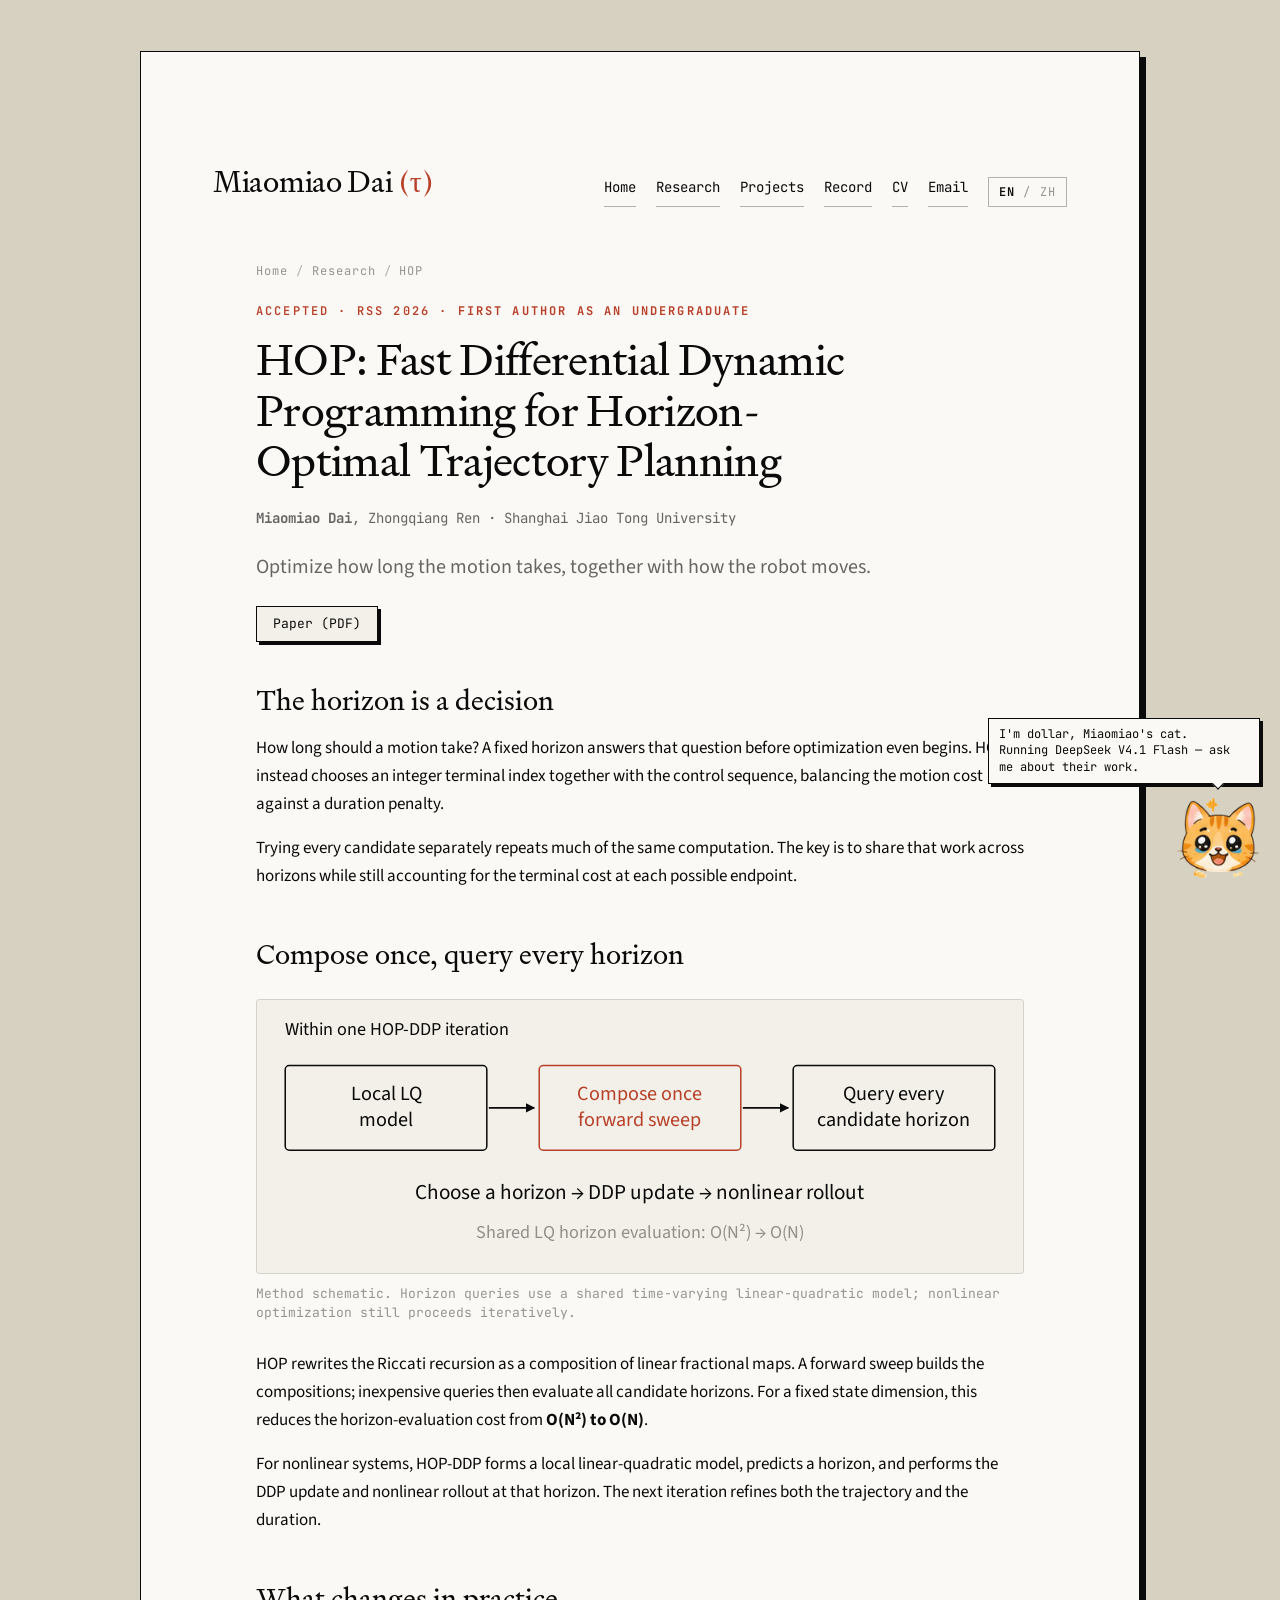
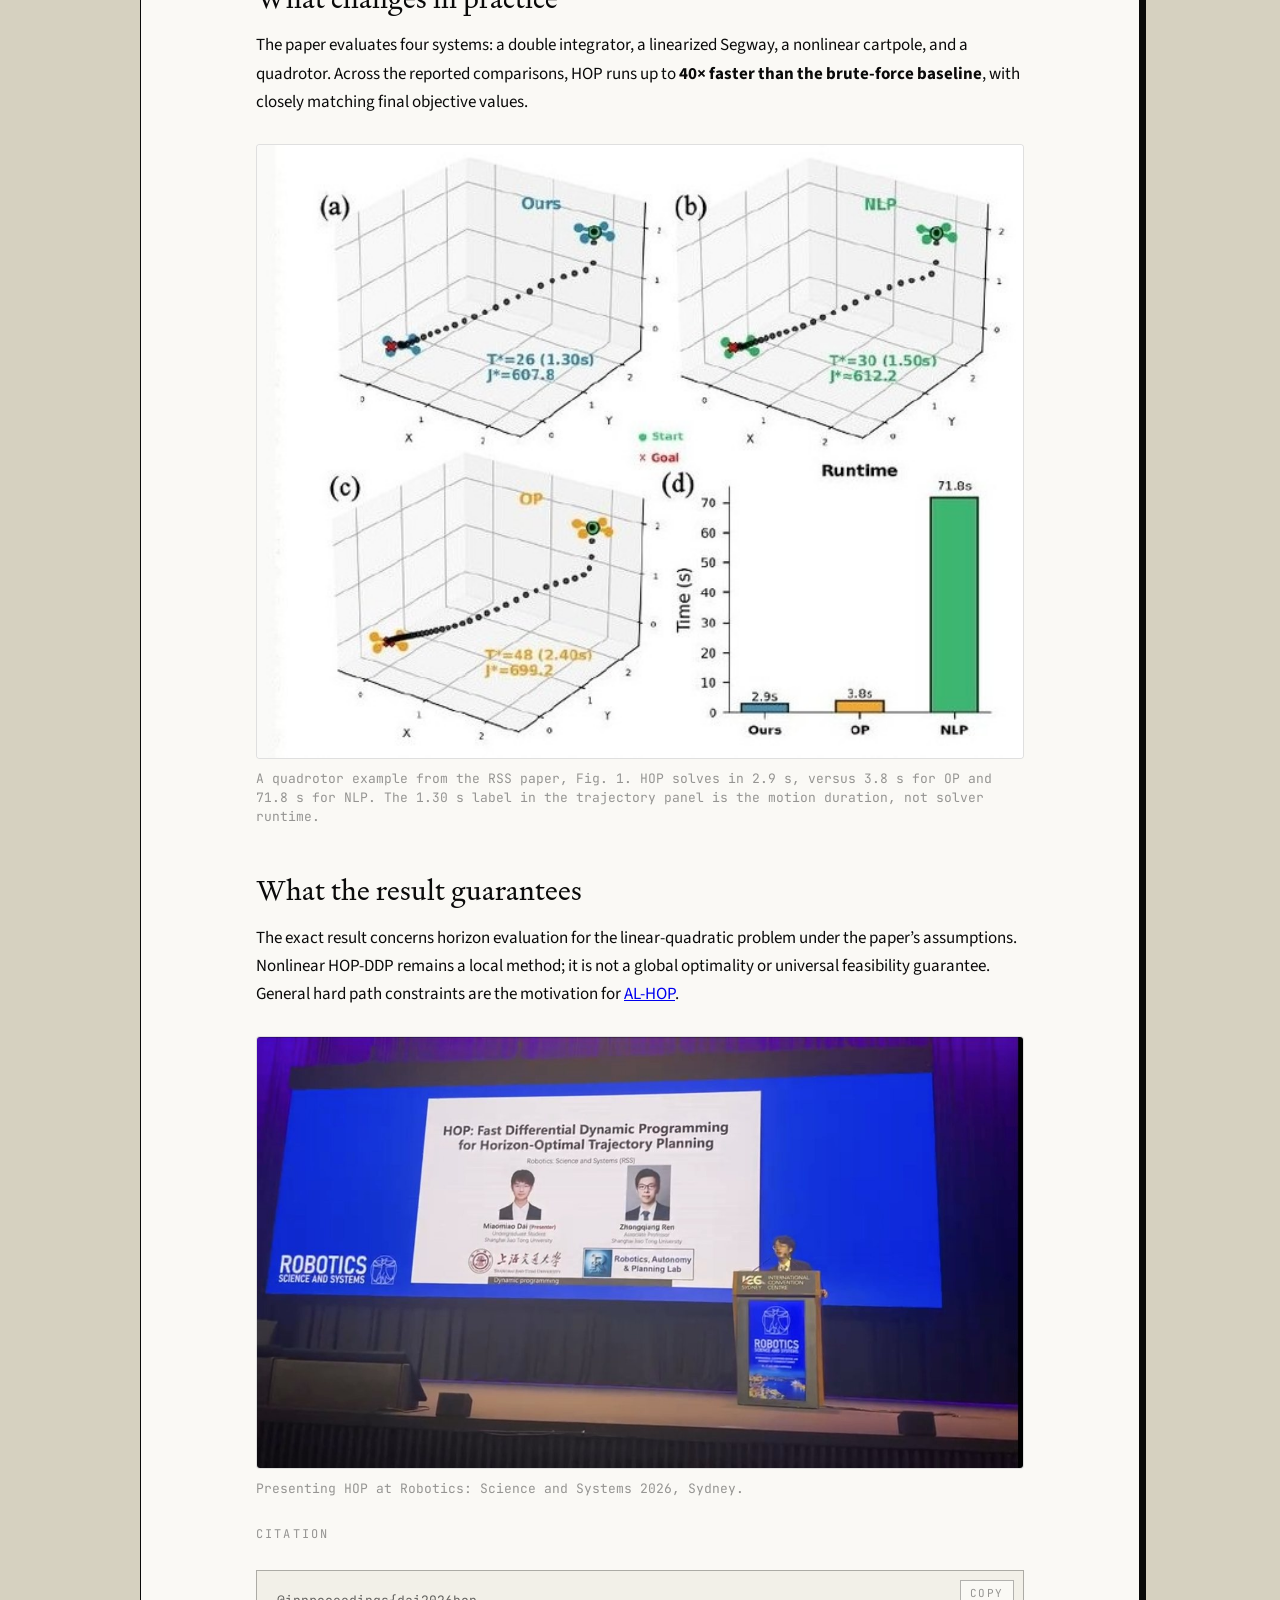
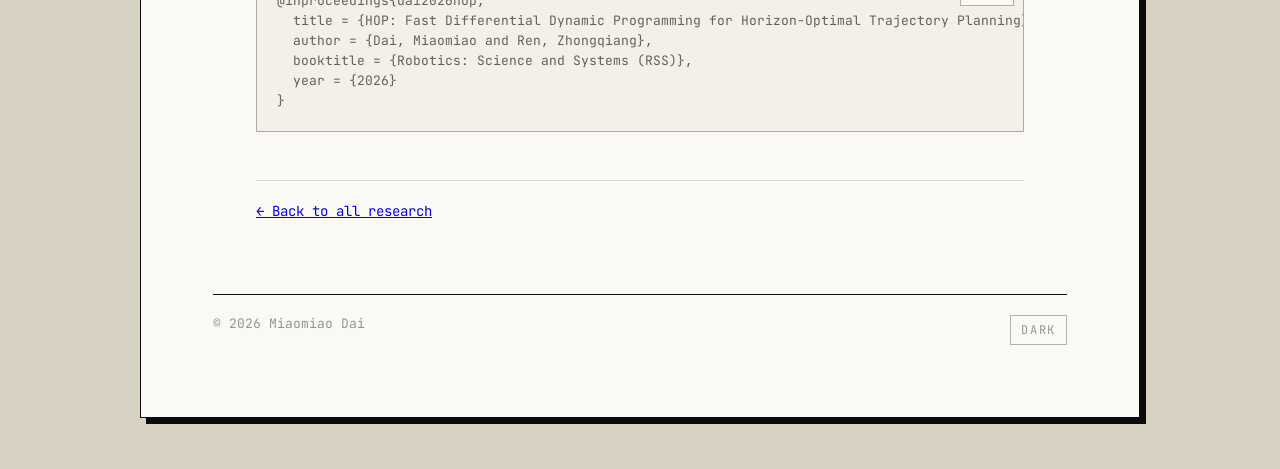
<file: project.html>
<!doctype html>
<html lang="en">
<head>
<meta charset="utf-8">
<meta name="viewport" content="width=device-width, initial-scale=1">
<title>HOP: Fast Differential Dynamic Programming for Horizon-Optimal Trajectory Planning — Miaomiao Dai</title>
<meta name="description" content="Selecting a motion horizon through shared linear-quadratic computations inside nonlinear trajectory optimization. RSS 2026.">
<meta property="og:title" content="HOP: Fast Differential Dynamic Programming for Horizon-Optimal Trajectory Planning">
<meta property="og:description" content="Selecting a motion horizon through shared linear-quadratic computations inside nonlinear trajectory optimization. RSS 2026.">
<meta property="og:type" content="article">
<meta property="og:url" content="https://dmsjtum.github.io/project.html">
<!-- Shares the site card for now; a HOP-specific one would be better. -->
<meta property="og:image" content="https://dmsjtum.github.io/assets/og.png">
<meta property="og:image:width" content="1200">
<meta property="og:image:height" content="630">
<meta property="og:image:alt" content="Miaomiao Dai — a line drawing of a robot arm lifting a cube, a quadrotor flying toward a marked horizon T*, and a small hopping robot.">
<meta name="twitter:card" content="summary_large_image">
<link rel="icon" href="assets/favicon.png">
<link rel="preconnect" href="https://fonts.googleapis.com">
<link rel="preconnect" href="https://fonts.gstatic.com" crossorigin>
<link href="https://fonts.googleapis.com/css2?family=Instrument+Serif:ital@0;1&family=Source+Sans+3:wght@200..900&family=JetBrains+Mono:wght@400;600&display=swap" rel="stylesheet">
<link rel="stylesheet" href="assets/paper.css">

<!-- Same entrance gate as index.html; see the comment there. This page has no
     bio to type, so it gets only the scroll unfold. -->
<script>
  (function () {
    var el = document.documentElement;
    try {
      if (matchMedia("(prefers-reduced-motion: reduce)").matches) return;
    } catch (e) { return; }
    el.setAttribute("data-motion", "on");
    setTimeout(function () {
      if (!window.__paperEntrance) el.removeAttribute("data-motion");
    }, 2500);
  })();
</script>
</head>
<body>

<div class="shell">

  <header class="masthead">
    <a class="wordmark" href="index.html">Miaomiao Dai <span class="accent">(τ)</span></a>
    <nav class="nav" aria-label="Primary">
      <a href="index.html"><span class="lang-en">Home</span><span class="lang-zh">首页</span></a>
      <a href="index.html#publications"><span class="lang-en">Research</span><span class="lang-zh">研究</span></a>
      <a href="index.html#projects"><span class="lang-en">Projects</span><span class="lang-zh">项目</span></a>
      <a href="index.html#experience"><span class="lang-en">Record</span><span class="lang-zh">履历</span></a>
      <a href="files/cv.pdf">CV</a>
      <a href="mailto:dmmsjtu@engineering.upenn.edu">Email</a>
      <button class="lang-toggle" data-lang-toggle type="button"><b>EN</b> / ZH</button>
    </nav>
  </header>

  <main class="research-page">
<section class="research-hero">
<ol class="crumbs"><li><a href="index.html"><span class="lang-en">Home</span><span class="lang-zh">首页</span></a></li><li><a href="index.html#publications"><span class="lang-en">Research</span><span class="lang-zh">研究</span></a></li><li>HOP</li></ol>
<p class="eyebrow"><span class="lang-en is-accepted">Accepted · RSS 2026 · <b>First author as an undergraduate</b></span><span class="lang-zh is-accepted">已录用 · RSS 2026 · <b>本科期间第一作者</b></span></p>
<h1 class="display">HOP: Fast Differential Dynamic Programming for Horizon-Optimal Trajectory Planning</h1>
<p class="hero__sub"><span class="lang-en"><b>Miaomiao Dai</b>, Zhongqiang Ren · Shanghai Jiao Tong University</span><span class="lang-zh"><b>代淼淼</b>，Zhongqiang Ren · 上海交通大学</span></p>
<div class="research-lead"><span class="lang-en">Optimize how long the motion takes, together with how the robot moves.</span><span class="lang-zh">让运动持续多久，与机器人如何运动，一起成为优化的对象。</span></div>
<ul class="linkrow"><li><a class="btn" href="files/HOP.pdf">Paper (PDF)</a></li></ul>
</section>
<div class="research-article"><section class="research-section"><h2><span class="lang-en">The horizon is a decision</span><span class="lang-zh">把视界作为决策变量</span></h2>
<p class="lang-en">How long should a motion take? A fixed horizon answers that question before optimization even begins. HOP instead chooses an integer terminal index together with the control sequence, balancing the motion cost against a duration penalty.</p>
<p class="lang-zh">一段运动应该持续多久？固定视界的规划器在开始优化前就给出了答案。HOP 则把整数终止时刻与控制序列一起选择，在运动代价与时长惩罚之间权衡。</p><p class="lang-en">Trying every candidate separately repeats much of the same computation. The key is to share that work across horizons while still accounting for the terminal cost at each possible endpoint.</p>
<p class="lang-zh">逐个尝试候选视界会重复大量计算。关键是跨视界复用这些计算，同时正确处理每个候选终点对应的终端代价。</p></section><section class="research-section"><h2><span class="lang-en">Compose once, query every horizon</span><span class="lang-zh">一次组合，查询全部视界</span></h2>
<figure class="figure"><svg class="research-diagram" viewBox="0 0 760 270" role="img" aria-label="HOP method: local linear-quadratic model, one forward composition sweep, all-horizon queries, then a DDP update and nonlinear rollout.">
<defs><marker id="diagram-arrow" viewBox="0 0 8 8" refX="7" refY="4" markerWidth="6" markerHeight="6" orient="auto-start-reverse"><path d="M 0 0 L 8 4 L 0 8" fill="currentColor"/></marker></defs>
<text class="lang-en" x="28" y="35" text-anchor="start" font-size="18" >Within one HOP-DDP iteration</text><text class="lang-zh" x="28" y="35" text-anchor="start" font-size="18" >一次 HOP-DDP 迭代</text><g class=""><rect x="28" y="65" width="200" height="84" rx="4" fill="none" stroke="currentColor" stroke-width="1.5"/><text class="lang-en" x="128.0" y="99" text-anchor="middle" font-size="20" >Local LQ</text><text class="lang-zh" x="128.0" y="99" text-anchor="middle" font-size="20" >局部线性二次</text><text class="lang-en" x="128.0" y="125" text-anchor="middle" font-size="20" >model</text><text class="lang-zh" x="128.0" y="125" text-anchor="middle" font-size="20" >模型</text></g><g class="diagram-accent"><rect x="280" y="65" width="200" height="84" rx="4" fill="none" stroke="currentColor" stroke-width="1.5"/><text class="lang-en" x="380.0" y="99" text-anchor="middle" font-size="20" >Compose once</text><text class="lang-zh" x="380.0" y="99" text-anchor="middle" font-size="20" >一次组合</text><text class="lang-en" x="380.0" y="125" text-anchor="middle" font-size="20" >forward sweep</text><text class="lang-zh" x="380.0" y="125" text-anchor="middle" font-size="20" >前向扫描</text></g><g class=""><rect x="532" y="65" width="200" height="84" rx="4" fill="none" stroke="currentColor" stroke-width="1.5"/><text class="lang-en" x="632.0" y="99" text-anchor="middle" font-size="20" >Query every</text><text class="lang-zh" x="632.0" y="99" text-anchor="middle" font-size="20" >查询全部</text><text class="lang-en" x="632.0" y="125" text-anchor="middle" font-size="20" >candidate horizon</text><text class="lang-zh" x="632.0" y="125" text-anchor="middle" font-size="20" >候选视界</text></g><path d="M 230 107 L 275 107" stroke="currentColor" stroke-width="1.6" fill="none" marker-end="url(#diagram-arrow)" /><path d="M 482 107 L 527 107" stroke="currentColor" stroke-width="1.6" fill="none" marker-end="url(#diagram-arrow)" /><text class="lang-en" x="380" y="197" text-anchor="middle" font-size="21" >Choose a horizon → DDP update → nonlinear rollout</text><text class="lang-zh" x="380" y="197" text-anchor="middle" font-size="21" >选择视界 → DDP 更新 → 非线性前向模拟</text><text class="lang-en diagram-muted" x="380" y="236" text-anchor="middle" font-size="18">Shared LQ horizon evaluation: O(N²) → O(N)</text><text class="lang-zh diagram-muted" x="380" y="236" text-anchor="middle" font-size="18">共享计算：LQ 视界评估由 O(N²) 降到 O(N)</text></svg><figcaption><span class="lang-en">Method schematic. Horizon queries use a shared time-varying linear-quadratic model; nonlinear optimization still proceeds iteratively.</span><span class="lang-zh">方法示意。候选视界共享时变线性二次模型的计算，非线性轨迹仍通过迭代优化。</span></figcaption></figure><p class="lang-en">HOP rewrites the Riccati recursion as a composition of linear fractional maps. A forward sweep builds the compositions; inexpensive queries then evaluate all candidate horizons. For a fixed state dimension, this reduces the horizon-evaluation cost from <b>O(N²) to O(N)</b>.</p>
<p class="lang-zh">HOP 将 Riccati 递推改写为线性分式映射的组合。前向扫描构建这些组合，再以低开销查询评估所有候选视界。对固定状态维度，视界评估的复杂度由 <b>O(N²) 降为 O(N)</b>。</p><p class="lang-en">For nonlinear systems, HOP-DDP forms a local linear-quadratic model, predicts a horizon, and performs the DDP update and nonlinear rollout at that horizon. The next iteration refines both the trajectory and the duration.</p>
<p class="lang-zh">面对非线性系统，HOP-DDP 先建立局部线性二次模型并预测视界，再在选定视界上进行 DDP 更新与非线性前向模拟。后续迭代继续改进轨迹与运动时长。</p></section><section class="research-section"><h2><span class="lang-en">What changes in practice</span><span class="lang-zh">实际带来了什么</span></h2>
<p class="lang-en">The paper evaluates four systems: a double integrator, a linearized Segway, a nonlinear cartpole, and a quadrotor. Across the reported comparisons, HOP runs up to <b>40× faster than the brute-force baseline</b>, with closely matching final objective values.</p>
<p class="lang-zh">论文在双积分器、线性化 Segway、非线性倒立摆与四旋翼四类系统上评估。在报告的对照中，HOP 相较暴力搜索基线整体求解最高<b>加速 40 倍</b>，最终目标函数值接近。</p><figure class="figure"><img src="assets/pub-hop.jpg" alt="HOP paper Figure 1: quadrotor trajectories for HOP, OP and NLP, and their solve times" width="622" height="498" loading="lazy"><figcaption><span class="lang-en">A quadrotor example from the RSS paper, Fig. 1. HOP solves in 2.9 s, versus 3.8 s for OP and 71.8 s for NLP. The 1.30 s label in the trajectory panel is the motion duration, not solver runtime.</span><span class="lang-zh">RSS 论文图 1 的四旋翼示例。HOP 求解耗时 2.9 秒，OP 为 3.8 秒，NLP 为 71.8 秒。轨迹图中的 1.30 秒指运动时长，不是求解耗时。</span></figcaption></figure></section><section class="research-section"><h2><span class="lang-en">What the result guarantees</span><span class="lang-zh">结论适用于哪里</span></h2>
<p class="lang-en">The exact result concerns horizon evaluation for the linear-quadratic problem under the paper’s assumptions. Nonlinear HOP-DDP remains a local method; it is not a global optimality or universal feasibility guarantee. General hard path constraints are the motivation for <a href="al-hop.html">AL-HOP</a>.</p>
<p class="lang-zh">精确性结论针对论文假设下的线性二次视界评估。非线性 HOP-DDP 仍是局部方法，不代表全局最优或所有问题都可行。一般硬路径约束正是后续 <a href="al-hop.html">AL-HOP</a> 要处理的问题。</p><figure class="figure"><img src="assets/hop-talk.jpg" alt="Miaomiao Dai presenting HOP at RSS 2026 in Sydney" width="1280" height="720" loading="lazy"><figcaption><span class="lang-en">Presenting HOP at Robotics: Science and Systems 2026, Sydney.</span><span class="lang-zh">在悉尼 Robotics: Science and Systems 2026 大会报告 HOP。</span></figcaption></figure><h3 class="eyebrow"><span class="lang-en">Citation</span><span class="lang-zh">引用</span></h3><div class="codeblock"><button class="copy" type="button">Copy</button><pre>@inproceedings{dai2026hop,
  title = {HOP: Fast Differential Dynamic Programming for Horizon-Optimal Trajectory Planning},
  author = {Dai, Miaomiao and Ren, Zhongqiang},
  booktitle = {Robotics: Science and Systems (RSS)},
  year = {2026}
}</pre></div></section></div>
<p class="research-return"><a href="index.html#publications"><span class="lang-en">← Back to all research</span><span class="lang-zh">← 返回全部研究</span></a></p>
  </main>

  <footer class="footer">
    <span>© 2026 Miaomiao Dai</span>
    <span><button class="theme-toggle" data-theme-toggle type="button">Dark</button></span>
  </footer>

</div>

<script src="assets/paper.js"></script>
</body>
</html>
</file>
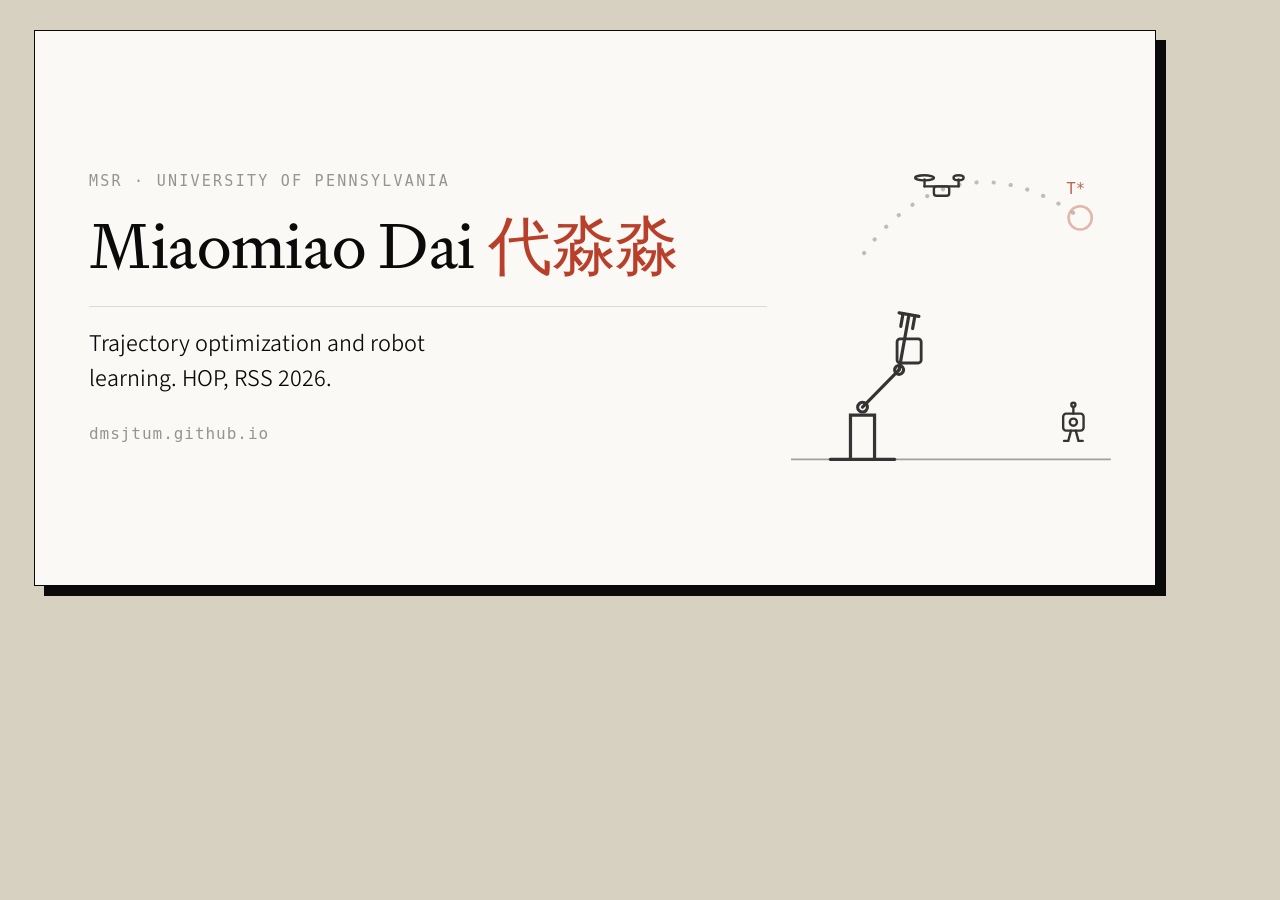
<file: assets/_og-card.html>
<!-- SOURCE FOR assets/og.png — not a page. The underscore keeps it out of
     the published site. Regenerate after changing the drawing or the wording:

       cd assets && "/Applications/Google Chrome.app/Contents/MacOS/Google Chrome" \
         --headless --disable-gpu --hide-scrollbars --force-device-scale-factor=2 \
         --window-size=1200,630 --screenshot=og-2x.png file://$PWD/_og-card.html
       # then downsample 2400x1260 -> 1200x630 (LANCZOS) and save as og.png

     The drawing is the live one from index.html, pasted here and frozen at
     t=1.305s: elbow bent so the arm reads as articulated, hopper at the top of
     its arc, quadrotor mid-flight with T* still ahead of it and unobscured.
     Later frames park the quadrotor on top of the T* marker and hide it. -->
<!doctype html><meta charset="utf-8">
<link href="https://fonts.googleapis.com/css2?family=Source+Sans+3:wght@200..900&display=swap" rel="stylesheet">
<style>
@font-face{font-family:"Signifier";src:url("fonts/signifier-regular.woff2") format("woff2");font-weight:400;font-display:block}
:root{--paper:#faf9f5;--desk:#d6d1c0;--ink:#0a0a0a;--ink-3:rgba(10,10,10,.42);
      --rule:rgba(10,10,10,.13);--accent:#b8402a;
      --mono:ui-monospace,SFMono-Regular,"SF Mono",Menlo,monospace;
      --sans:"Source Sans 3",-apple-system,"PingFang SC",sans-serif;
      --serif:"Signifier","Songti SC",Georgia,serif}
*{box-sizing:border-box}
body{width:1200px;height:630px;margin:0;background:var(--desk);
     padding:30px 44px 44px 34px;font-family:var(--mono);color:var(--ink)}
.sheet{width:100%;height:100%;background:var(--paper);border:1px solid var(--ink);
       box-shadow:10px 10px 0 var(--ink);display:grid;
       grid-template-columns:1fr 330px;align-items:center;gap:24px;padding:0 34px 0 54px}
.eyebrow{font:400 15px/1 var(--mono);letter-spacing:.15em;text-transform:uppercase;color:var(--ink-3)}
h1{font:400 64px/1.06 var(--serif);margin:24px 0 0;letter-spacing:-.005em;white-space:nowrap}
h1 .zh{color:var(--accent)}
.hr{border:0;border-top:1px solid var(--rule);margin:26px 0 20px}
.desc{font-family:var(--sans);font-weight:350;font-size:24px;line-height:1.44;margin:0;max-width:28ch}
.url{font:400 16px/1 var(--mono);letter-spacing:.06em;color:var(--ink-3);margin-top:30px}
.sketch{display:block;color:var(--ink);opacity:.82;margin-left:auto}
.accent{color:var(--accent)}
</style>
<div class="sheet">
  <div>
    <div class="eyebrow">MSR &middot; University of Pennsylvania</div>
    <h1>Miaomiao Dai <span class="zh">&#20195;&#28156;&#28156;</span></h1>
    <hr class="hr">
    <p class="desc">Trajectory optimization and robot learning. HOP, RSS 2026.</p>
    <div class="url">dmsjtum.github.io</div>
  </div>
  <div><svg class="sketch" width="330" height="330" viewBox="6 40 194 194" fill="none" xmlns="http://www.w3.org/2000/svg" aria-hidden="true">
          <!-- One bench, two systems: the arm policies get deployed on, and
               the quadrotor HOP is validated on. Joint angles are IK-solved
               (scratchpad/ik.py), and the pose sequence starts and ends on the
               same pose so the loop seam has nothing to jump across. The flight
               path is kept above y=112 while the arm tops out near y=156. -->

          <path d="M 6 226 L 194 226" stroke="currentColor" stroke-width="1.1" opacity=".45"/>

          <!-- flight path, entirely in the sky -->
          <path id="traj" d="M 44 112 C 80 56 130 50 176 84"/>
          <path d="M 44 112 C 80 56 130 50 176 84"
                stroke="currentColor" stroke-width="2.4" stroke-linecap="round"
                stroke-dasharray="0.1 10" opacity=".3">
            <animate attributeName="stroke-dashoffset" values="0;-10" dur="1.5s" repeatCount="indefinite"/>
          </path>

          <!-- T*: the horizon HOP selects. The one accent in the drawing. -->
          <g class="accent">
            <circle cx="176" cy="84" r="4.5" stroke="currentColor" stroke-width="1.5">
              <animate attributeName="r" values="4.5;7;4.5" dur="2.8s" repeatCount="indefinite"/>
              <animate attributeName="opacity" values=".95;.4;.95" dur="2.8s" repeatCount="indefinite"/>
            </circle>
            <text x="168" y="70" font-family="ui-monospace,SFMono-Regular,Menlo,monospace"
                  font-size="9" fill="currentColor">T*</text>
          </g>

          <!-- quadrotor: out to T*, hold, back again -->
          <g>
            <animateMotion dur="9s" repeatCount="indefinite"
                           keyPoints="0;1;1;0;0" keyTimes="0;0.38;0.50;0.88;1"
                           calcMode="spline"
                           keySplines=".45 0 .3 1; 0 0 1 1; .45 0 .3 1; 0 0 1 1">
              <mpath href="#traj"/>
            </animateMotion>
            <g stroke="currentColor" stroke-width="1.4" stroke-linecap="round">
              <path d="M -10 -2 L 10 -2"/>
              <path d="M -10 -2 L -10 -6"/>
              <path d="M  10 -2 L  10 -6"/>
              <ellipse cx="-10" cy="-7" rx="6.5" ry="1.5">
                <animate attributeName="rx" values="6.5;2;6.5" dur="0.42s" repeatCount="indefinite"/>
              </ellipse>
              <ellipse cx="10" cy="-7" rx="6.5" ry="1.5">
                <animate attributeName="rx" values="2;6.5;2" dur="0.42s" repeatCount="indefinite"/>
              </ellipse>
              <rect x="-4.5" y="-2" width="9" height="5.5" rx="1.5"/>
            </g>
          </g>

          <!-- A hopper on the empty pad under T*. Third morphology on the
               bench: the arm manipulates, the quadrotor flies, this one only
               knows how to leave the ground. One hop is 0.9s — exactly a tenth
               of the 9s master loop, so it lands on the same beat every time
               the arm sets the cube down. Rise and fall are separate splines
               fitted to a parabola: slope 2 leaving the ground, 0 at the apex,
               2 coming back down. Base poses are the standing pose, so it
               freezes upright rather than mid-crouch under reduced motion. -->
          <g transform="translate(172 226)" stroke="currentColor"
             stroke-width="1.4" stroke-linecap="round">
            <g>
              <animateTransform attributeName="transform" type="translate"
                values="0 0; 0 0; 0 -11; 0 0; 0 0"
                keyTimes="0; 0.10; 0.50; 0.90; 1"
                dur="0.9s" repeatCount="indefinite" calcMode="spline"
                keySplines="0 0 1 1; .25 .5 .45 1; .55 0 .75 .5; 0 0 1 1"/>

              <!-- Legs load through the push-off and absorb after touchdown.
                   Feet splay wider as the hip drops, so the crouch reads as
                   weight rather than as the whole robot shrinking. -->
              <path d="M -5.5 0 L -3 0 L -1.4 -6">
                <animate attributeName="d" dur="0.9s" repeatCount="indefinite"
                  keyTimes="0; 0.10; 0.90; 0.98; 1"
                  values="M -6.5 0 L -4 0 L -1.4 -4;
                          M -5.5 0 L -3 0 L -1.4 -6;
                          M -5.5 0 L -3 0 L -1.4 -6;
                          M -6.5 0 L -4 0 L -1.4 -4;
                          M -6.5 0 L -4 0 L -1.4 -4"/>
              </path>
              <path d="M 5.5 0 L 3 0 L 1.4 -6">
                <animate attributeName="d" dur="0.9s" repeatCount="indefinite"
                  keyTimes="0; 0.10; 0.90; 0.98; 1"
                  values="M 6.5 0 L 4 0 L 1.4 -4;
                          M 5.5 0 L 3 0 L 1.4 -6;
                          M 5.5 0 L 3 0 L 1.4 -6;
                          M 6.5 0 L 4 0 L 1.4 -4;
                          M 6.5 0 L 4 0 L 1.4 -4"/>
              </path>

              <!-- Body rides the hip down through the crouch: 2px, the same
                   distance the hip travels, so nothing telescopes. -->
              <g>
                <animateTransform attributeName="transform" type="translate"
                  values="0 2; 0 0; 0 0; 0 2; 0 2"
                  keyTimes="0; 0.10; 0.90; 0.98; 1"
                  dur="0.9s" repeatCount="indefinite"/>
                <rect x="-6" y="-16" width="12" height="10" rx="1.8"/>
                <circle cx="0" cy="-11" r="2.1"/>
                <path d="M 0 -16 L 0 -20"/>
                <circle cx="0" cy="-21.2" r="1.2"/>
              </g>
            </g>
          </g>

          <!-- Arm assembly scaled 1.18x about the bench: translate = (1-s)*anchor. -->
          <g transform="translate(-8.6 -40.7) scale(1.18)">
            <rect x="-6" y="-6" width="12" height="12" rx="1.5"
                  stroke="currentColor" stroke-width="1.4">
              <animateTransform attributeName="transform" type="translate"
                values="94 219; 94 172; 22 172; 22 219; 22 219; 22 172; 94 172; 94 219; 94 219"
                keyTimes="0; 0.10; 0.26; 0.36; 0.46; 0.56; 0.72; 0.82; 1"
                dur="9s" repeatCount="indefinite" calcMode="spline"
                keySplines=".4 0 .2 1; .4 0 .2 1; .4 0 .2 1; 0 0 1 1; .4 0 .2 1; .4 0 .2 1; .4 0 .2 1; 0 0 1 1"/>
            </rect>

            <g stroke="currentColor" stroke-width="1.6" stroke-linecap="round">
              <path d="M 32 226 L 64 226"/>
              <path d="M 42 226 L 42 204 L 54 204 L 54 226"/>

              <g transform="translate(48 200)">
                <animateTransform attributeName="transform" type="rotate"
                  values="136.2; 63.1; 4.2; -69.9; -69.9; 4.2; 63.1; 136.2; 136.2"
                  keyTimes="0; 0.10; 0.26; 0.36; 0.46; 0.56; 0.72; 0.82; 1"
                  dur="9s" repeatCount="indefinite" additive="sum" calcMode="spline"
                  keySplines=".4 0 .2 1; .4 0 .2 1; .4 0 .2 1; 0 0 1 1; .4 0 .2 1; .4 0 .2 1; .4 0 .2 1; 0 0 1 1"/>
                <path d="M 0 0 L 0 -26"/>
                <circle cx="0" cy="0" r="2.4"/>

                <g transform="translate(0 -26)">
                  <animateTransform attributeName="transform" type="rotate"
                    values="-45.7; -8.5; -90.0; -106.9; -106.9; -90.0; -8.5; -45.7; -45.7"
                    keyTimes="0; 0.10; 0.26; 0.36; 0.46; 0.56; 0.72; 0.82; 1"
                    dur="9s" repeatCount="indefinite" additive="sum" calcMode="spline"
                    keySplines=".4 0 .2 1; .4 0 .2 1; .4 0 .2 1; 0 0 1 1; .4 0 .2 1; .4 0 .2 1; .4 0 .2 1; 0 0 1 1"/>
                  <path d="M 0 0 L 0 -28"/>
                  <circle cx="0" cy="0" r="2.2"/>

                  <!-- gripper eases open only while the cube rests on the bench -->
                  <g transform="translate(0 -28)">
                    <path d="M -5 0 L 5 0"/>
                    <!-- Base d is the closed pose: reduced motion switches the
                         <animate> off, and without it the fingers had no d at
                         all and vanished. -->
                    <path d="M -3 0 L -3 6.5">
                      <animate attributeName="d" dur="9s" repeatCount="indefinite"
                        keyTimes="0; 0.38; 0.42; 0.44; 0.48; 1"
                        values="M -3 0 L -3 6.5; M -3 0 L -3 6.5; M -6 0 L -6 6.5; M -6 0 L -6 6.5; M -3 0 L -3 6.5; M -3 0 L -3 6.5"/>
                    </path>
                    <path d="M 3 0 L 3 6.5">
                      <animate attributeName="d" dur="9s" repeatCount="indefinite"
                        keyTimes="0; 0.38; 0.42; 0.44; 0.48; 1"
                        values="M 3 0 L 3 6.5; M 3 0 L 3 6.5; M 6 0 L 6 6.5; M 6 0 L 6 6.5; M 3 0 L 3 6.5; M 3 0 L 3 6.5"/>
                    </path>
                  </g>
                </g>
              </g>
            </g>
          </g>
        </svg></div>
</div>
<script>
  const s=document.querySelector("svg.sketch");
  s.pauseAnimations(); s.setCurrentTime(1.305);
</script>
</file>
<file: assets/paper.css>
/* ==========================================================================
   OFFPRINT — a personal-site design system
   A site that reads like a paper offprint: the restraint of an instrument
   panel, the air of a modern launch page, and a margin you can write in.

   WHAT CAME FROM WHERE
     pi.website      warm paper ground, serif display over a monospace
                     structural layer, hairline index lists, hard-edge
                     cards with a solid offset shadow, label/value meta,
                     768px measure
     BeingBeyond     uppercase wide-tracked filter pills, ?filter= URL
                     contract, thumbnail + body card
     Kimi K3         light variable-weight prose (330/450), centered hero
                     with a single pill CTA, breadcrumbs, generous radius
                     on hero media, exactly one accent

   WHAT IS OURS
     · a persistent left rail carrying mono section numbers (§01, §02)
     · sidenotes that hang in that rail beside the prose they annotate
     · a proofreader's vermilion, used at most three times per page
     · a type-specimen masthead

   The accent is the one opinionated choice. For the pure colorless look
   of the references, set --accent: var(--ink) and nothing else changes.
   ========================================================================== */

/* --------------------------------------------------------------------------
   0. Signifier  (the display serif Physical Intelligence uses)
   --------------------------------------------------------------------------
   pi.website loads exactly ONE cut: Signifier Regular, weight 400, roman,
   a single self-hosted .woff2 with font-display:swap. No italic, no other
   weight anywhere on the site. So you only need one style — the smallest
   licence Klim sells.

   Signifier is a retail typeface from Klim Type Foundry (Kris Sowersby):
   https://klim.co.nz/retail-fonts/signifier/
   It cannot be redistributed, so it is not bundled here. Klim's free "test
   fonts" are licensed for mockups and evaluation ONLY — do not deploy them
   on a public site.

   Once you hold a web licence, put the file at assets/fonts/ and switch on
   the block below. Nothing else changes — "Signifier" is already first in
   the --serif stack, so it takes over automatically.
   -------------------------------------------------------------------------- */

@font-face {
  font-family: "Signifier";
  src: url("fonts/signifier-regular.woff2") format("woff2");
  font-weight: 400;
  font-style: normal;
  font-display: swap;
}


/* --------------------------------------------------------------------------
   1. Tokens
   -------------------------------------------------------------------------- */
:root {
  /* --- Paper & ink ------------------------------------------------------- */
  --paper:      #faf9f5;                  /* the sheet itself */
  --paper-hi:   #f2f0e8;                  /* recessed: cards, code, wells */
  --card-surface: #fff;                   /* clean inserts on the warm sheet */
  /* The desk. Deep enough that the sheet reads as lit and the hard edge and
     offset shadow have something to work against — at the old #e2ded1 the
     paper-to-desk contrast was 1.28:1 and the metaphor was doing nothing.
     1.45:1. Past ~1.6 the desk turns khaki and starts competing. */
  --surround:   #d6d1c0;
  --ink:        #0a0a0a;
  --ink-2:      rgba(10, 10, 10, 0.62);   /* secondary prose */
  --ink-3:      rgba(10, 10, 10, 0.42);   /* labels, dates, captions */
  --rule:       rgba(10, 10, 10, 0.13);
  --rule-hi:    rgba(10, 10, 10, 0.30);
  --edge:       #0a0a0a;                  /* hard borders */

  /* The proofreader's mark. Ration it: section numbers, the active nav
     rule, sidenote stems. If you use it a fourth time, delete one. */
  --accent:     #b8402a;

  /* Hard offset shadows, no blur — keep x and y equal. */
  --lift:       4px 4px 0 var(--edge);
  --lift-sm:    3px 3px 0 var(--edge);

  /* --- Type -------------------------------------------------------------- */
  /* Signifier is a licensed Klim face. Own it? Self-host into assets/fonts/
     and it wins automatically. Instrument Serif is the free stand-in;
     Iowan Old Style is a strong macOS-local fallback. */
  /* Signifier carries no CJK. A Chinese serif is appended to each stack:
     font fallback is per-character, so Latin renders in Signifier and
     Chinese in Songti inside the same heading. */
  --serif: "Signifier", "Instrument Serif", "EB Garamond",
           "Iowan Old Style", "Times New Roman", Times,
           "Songti SC", "STSong", "Noto Serif SC", serif;
  --sans:  "Source Sans 3", "Source Sans Pro", -apple-system,
           BlinkMacSystemFont, "Segoe UI", "PingFang SC", Helvetica, Arial,
           "Hiragino Sans GB", "Noto Sans SC", sans-serif;
  --mono:  ui-monospace, SFMono-Regular, "SF Mono", "JetBrains Mono",
           Menlo, Consolas, "Liberation Mono", monospace;

  /* Kimi sets prose at 330 weight; that airiness is most of its character.
     Source Sans 3 is variable 200–900, so 350 is real, not synthesized. */
  --prose-weight: 350;

  /* --- Measure & grid ---------------------------------------------------- */
  --measure:    768px;      /* prose column, measured from pi */
  --shell:      1000px;   /* sheet width; A4-ish text-to-margin ratio */
  --rail:       104px;      /* left gutter: section marks */
  --rail-gap:   36px;
  --note:       160px;      /* right margin: sidenotes */
  --note-gap:   28px;
  --label-col:  120px;      /* meta-table labels, measured from pi */
  --gutter:     clamp(1.5rem, 6vw, 4.5rem);  /* the sheet's own margins */

  --radius:     4px;        /* pi's figure radius, to the pixel */
  --radius-lg:  14px;       /* Kimi's hero radius */

  color-scheme: light dark;
}

/* Dark mode keeps the warm bias so it reads as the same design at night,
   not a different one. Delete this block for light-only. */
@media (prefers-color-scheme: dark) {
  :root {
    --paper: #1a1a15; --paper-hi: #121210; --surround: #0c0c0a;
    --card-surface: #20201b;
    --ink: #f2f1ea;
    --ink-2: rgba(242,241,234,0.66); --ink-3: rgba(242,241,234,0.44);
    --rule: rgba(242,241,234,0.16);  --rule-hi: rgba(242,241,234,0.34);
    --edge: #f2f1ea;
    --accent: #e2684d;              /* lifted for contrast on dark paper */
  }
}
:root[data-theme="dark"] {
  --paper: #1a1a15; --paper-hi: #121210; --surround: #0c0c0a;
  --card-surface: #20201b;
  --ink: #f2f1ea;
  --ink-2: rgba(242,241,234,0.66); --ink-3: rgba(242,241,234,0.44);
  --rule: rgba(242,241,234,0.16);  --rule-hi: rgba(242,241,234,0.34);
  --edge: #f2f1ea;
  --accent: #e2684d;
}
:root[data-theme="light"] {
  --paper: #faf9f5; --paper-hi: #f2f0e8; --surround: #d6d1c0;
  --card-surface: #fff;
  --ink: #0a0a0a;
  --ink-2: rgba(10,10,10,0.62); --ink-3: rgba(10,10,10,0.42);
  --rule: rgba(10,10,10,0.13);  --rule-hi: rgba(10,10,10,0.30);
  --edge: #0a0a0a;
  --accent: #b8402a;
}

/* --------------------------------------------------------------------------
   2. Base
   -------------------------------------------------------------------------- */
*, *::before, *::after { box-sizing: border-box; }
html { -webkit-text-size-adjust: 100%; scroll-behavior: smooth; }

body {
  margin: 0;
  background: var(--surround);
  color: var(--ink);
  /* Mono is the default voice; prose opts *out* into sans. That inversion
     is what makes the page read as an instrument rather than an article. */
  font: 400 14px/20px var(--mono);
  -webkit-font-smoothing: antialiased;
  -moz-osx-font-smoothing: grayscale;
}

img, video { max-width: 100%; height: auto; display: block; }
::selection { background: var(--accent); color: var(--paper); }
:focus-visible { outline: 2px solid var(--accent); outline-offset: 3px; }

/* --------------------------------------------------------------------------
   3. Layout
   -------------------------------------------------------------------------- */
/* THE SHEET. Everything sits on one page laid on a desk. The edge is hard
   and the shadow has no blur — same language as the cards, one scale up. */
.shell {
  max-width: var(--shell);
  margin: clamp(20px, 4vw, 56px) auto;
  padding: clamp(36px, 5vw, 64px) var(--gutter) clamp(24px, 4vw, 48px);
  background: var(--paper);
  border: 1px solid var(--edge);
  box-shadow: 6px 6px 0 var(--edge);
}
@media (max-width: 640px) {
  /* On a phone the sheet metaphor costs more than it gives: edge-to-edge. */
  .shell { margin: 0; border-width: 0 0 1px 0; box-shadow: none; }
}
.measure { max-width: var(--measure); }

.section { margin-top: 88px; }
.section--tight { margin-top: 56px; }

hr.rule { border: 0; border-top: 1px solid var(--rule); margin: 56px 0; }
hr.rule--strong { border-top: 1px solid var(--ink); }

/* --- The rail -------------------------------------------------------------
   OURS. A two-column grid: a narrow monospace gutter on the left carrying
   section numbers and sidenotes, prose on the right. Below 1024px the rail
   collapses and its contents flow inline. */
.rail {
  display: grid;
  grid-template-columns: var(--rail) minmax(0, var(--measure));
  gap: 0 var(--rail-gap);
  align-items: start;
}
.rail__mark {
  font: 600 18px/20px var(--mono);
  letter-spacing: 0.06em;
  color: var(--accent);
  padding-top: 6px;
  position: sticky;
  top: 24px;
}
.rail__mark > span {
  display: block;
  font: 400 13px/18px var(--mono);
  color: var(--ink-3);
  letter-spacing: 0.14em;
  margin-top: 7px;
}

@media (max-width: 1023px) {
  .rail { grid-template-columns: minmax(0, 1fr); gap: 12px; }
  .rail__mark { position: static; padding-top: 0; }
  .rail__mark > span { display: inline; margin: 0 0 0 10px; }
}

/* --------------------------------------------------------------------------
   4. Masthead
   -------------------------------------------------------------------------- */
.masthead {
  display: flex; flex-wrap: wrap;
  align-items: baseline; justify-content: space-between;
  gap: 20px 32px;
  padding-block: 48px 0;
}

/* The parenthetical glyph is the signature. pi uses (π); pick one mark
   that means something to you and never change it. */
.wordmark {
  font: 400 clamp(24px, 3.2vw, 30px)/1.2 var(--serif);
  letter-spacing: -0.01em;
  color: var(--ink);
  text-decoration: none;
  white-space: nowrap;
}
.wordmark:hover { opacity: 0.65; }

.nav { display: flex; flex-wrap: wrap; gap: 20px; font: 400 14px/20px var(--mono); }
.nav a {
  color: var(--ink); text-decoration: none;
  border-bottom: 1px solid var(--rule-hi);
  padding-bottom: 2px;
}
.nav a:hover { border-bottom-color: var(--ink); }
.nav a[aria-current="page"] { border-bottom: 1.5px solid var(--accent); }

/* --- Type-specimen masthead ----------------------------------------------
   OURS. For the home page: the name set very large with a rule beneath and
   mono metadata, the way a foundry sets a specimen sheet. */
.specimen { padding-block: 64px 0; }
.specimen__name {
  font: 400 clamp(44px, 9vw, 104px)/0.95 var(--serif);
  letter-spacing: -0.025em;
  margin: 0;
  text-wrap: balance;
}
.specimen__rule { border: 0; border-top: 1px solid var(--ink); margin: 28px 0 0; }
.specimen__meta {
  display: flex; flex-wrap: wrap; gap: 8px 40px;
  margin-top: 14px;
  font: 400 12px/16px var(--mono);
  letter-spacing: 0.14em; text-transform: uppercase;
  color: var(--ink-3);
}

/* --------------------------------------------------------------------------
   5. Display type
   -------------------------------------------------------------------------- */
.display {
  font: 400 clamp(38px, 7vw, 60px)/1.06 var(--serif);
  letter-spacing: -0.015em; margin: 0; text-wrap: balance;
}
.display--xl { font-size: clamp(46px, 10vw, 92px); line-height: 1.0; }

.eyebrow {
  font: 400 12px/16px var(--mono);
  letter-spacing: 0.18em; text-transform: uppercase;
  color: var(--ink-3);
  margin: 0 0 16px;
}
/* No decorative red lines: coloured rules and ticks were tried on the cards
   and sub-headings and pulled — the accent stays in text, where it points
   at something. */
.eyebrow--accent { color: var(--accent); }

/* Even the text selection stays in the palette. */
::selection { background: color-mix(in srgb, var(--accent) 22%, transparent); }

.h-serif {
  font: 400 clamp(26px, 3.6vw, 32px)/1.2 var(--serif);
  letter-spacing: -0.01em; margin: 0 0 20px;
}

/* --- Breadcrumb (Kimi) ---------------------------------------------------- */
.crumbs {
  display: flex; flex-wrap: wrap; gap: 8px;
  font: 400 12px/16px var(--mono);
  letter-spacing: 0.08em;
  color: var(--ink-3);
  margin: 0 0 24px; padding: 0; list-style: none;
}
.crumbs li + li::before { content: "/"; margin-right: 8px; color: var(--rule-hi); }
.crumbs a { color: var(--ink-3); text-decoration: none; }
.crumbs a:hover { color: var(--ink); }

/* --- Centered hero (Kimi) -------------------------------------------------
   The alternative to the left-aligned rail hero. Use one or the other on a
   page, never both. */
.hero--center { text-align: center; max-width: 780px; margin-inline: auto; padding-top: 72px; }
.hero--center .crumbs { justify-content: center; }
.hero--center .display { margin-inline: auto; }
.hero--center .cta { margin-top: 32px; }
.hero--center .linkrow { justify-content: center; }

/* Author line under a centered hero title. */
.hero__sub {
  margin: 20px 0 0;
  font: 400 14px/20px var(--mono);
  color: var(--ink-2);
}

.cta {
  display: inline-block;
  font: 500 14px/20px var(--sans);
  letter-spacing: 0.01em;
  color: var(--paper);
  background: var(--ink);
  text-decoration: none;
  padding: 11px 22px;
  border-radius: 12px;            /* measured from Kimi's CTA */
  transition: opacity .15s ease;
}
.cta:hover { opacity: 0.82; }

/* --------------------------------------------------------------------------
   6. Prose  (the only place sans runs at length)
   -------------------------------------------------------------------------- */
.prose {
  max-width: var(--measure);
  font: var(--prose-weight) 17.5px/1.65 var(--sans);
  color: var(--ink);
  letter-spacing: 0.005em;
}
/* Flow spacing. Reset first, then space between siblings — both rules are
   specificity (0,1,0) so source order decides, and nothing below may use a
   `.prose <type>` selector to set margins or it silently wins. */
.prose > * { margin: 0; }
.prose > * + * { margin-top: 1.15em; }

.prose h2 {
  font: 450 clamp(22px, 3vw, 25px)/1.35 var(--sans);
  margin-top: 2.2em; letter-spacing: -0.005em;
}
.prose h3 { font: 600 17.5px/1.45 var(--sans); margin-top: 1.8em; }

.prose a {
  color: var(--ink);
  text-decoration: underline;
  text-underline-offset: 3px; text-decoration-thickness: 1px;
  text-decoration-color: var(--rule-hi);
}
.prose a:hover { text-decoration-color: var(--accent); text-decoration-thickness: 2px; }

/* padding only — setting `margin` here would out-specify the flow rule above */
.prose ul, .prose ol { padding-left: 1.25em; }
.prose li + li { margin-top: 0.4em; }
.prose li::marker { color: var(--ink-3); }

.prose blockquote {
  margin-top: 1.6em; margin-bottom: 1.6em; padding-left: 20px;
  border-left: 1.5px solid var(--accent);
  font: 400 20px/1.5 var(--serif);
}
.prose code {
  font: 400 0.85em/1.4 var(--mono);
  background: var(--paper-hi);
  border: 1px solid var(--rule);
  border-radius: 2px; padding: 1px 5px;
}

/* Mono lede — short, declarative, control-surface voice. Never long. */
.lede { max-width: 62ch; font: 400 14px/20px var(--mono); margin: 0; }
.lede + .lede { margin-top: 20px; }

/* --- Sidenotes -----------------------------------------------------------
   OURS. The left rail carries structure (section marks); the right margin
   carries commentary. Keeping them on opposite sides means a sticky section
   mark can never collide with a note. Below 1280px notes fold inline as an
   indented block. Use them for the caveat you would otherwise bury in a
   parenthesis — never for anything load-bearing. */
.sidenote {
  font: 400 12px/17px var(--mono);
  color: var(--ink-3);
  border-left: 1.5px solid var(--accent);
  padding-left: 10px;
  margin: 8px 0;
}
@media (min-width: 1280px) {
  .sidenote {
    float: right; clear: right;
    width: var(--note);
    margin-right: calc(-1 * (var(--note) + var(--note-gap)));
    margin-top: 6px;
    margin-bottom: 16px;
  }
}

/* --------------------------------------------------------------------------
   7. Meta table  (label / value, mono)
   -------------------------------------------------------------------------- */
.meta {
  display: grid;
  grid-template-columns: var(--label-col) minmax(0, 1fr);
  gap: 0 16px;
  font: 400 14px/20px var(--mono);
  margin: 0;
}
.meta dt { color: var(--ink-3); }
.meta dd { margin: 0; color: var(--ink); }
.meta dd a {
  color: inherit; text-decoration: underline;
  text-underline-offset: 3px; text-decoration-thickness: 1px;
  text-decoration-color: var(--rule-hi);
}
.meta dd a:hover { text-decoration-color: var(--accent); text-decoration-thickness: 2px; }

@media (max-width: 560px) {
  .meta { grid-template-columns: 1fr; gap: 0; }
  .meta dt { margin-top: 12px; }
  .meta dt:first-child { margin-top: 0; }
}

/* --------------------------------------------------------------------------
   8. Timeline  (pi's primary home-page structure)
   -------------------------------------------------------------------------- */
.timeline { list-style: none; margin: 0; padding: 0 0 0 28px; border-left: 1px solid var(--rule-hi); }
.timeline > li { position: relative; padding-block: 4px; }
.timeline > li + li { margin-top: 28px; }

/* The bullet sits *on* the rule, not beside it. */
.timeline > li::before {
  content: ""; position: absolute;
  left: -32px; top: 12px;
  width: 7px; height: 7px; border-radius: 50%;
  background: var(--ink);
}
.timeline > li.is-marked::before { background: var(--accent); }

.entry {
  display: block; color: inherit; text-decoration: none;
  padding: 12px 16px; border: 1px solid transparent;
  transition: transform .12s ease, box-shadow .12s ease;
}
.entry--boxed { border-color: var(--rule-hi); background: var(--paper-hi); }
.entry--lifted { border: 1.5px solid var(--edge); background: var(--paper-hi); box-shadow: var(--lift); }

a.entry:hover { background: var(--paper-hi); border-color: var(--rule-hi); }
a.entry--lifted:hover { transform: translate(-1px,-1px); box-shadow: 5px 5px 0 var(--edge); }

.entry__head {
  display: flex; flex-wrap: wrap;
  align-items: baseline; justify-content: space-between;
  gap: 8px 24px;
}
.entry__title { font: 600 14px/20px var(--mono); margin: 0; }
.entry__date  { font: 400 14px/20px var(--mono); color: var(--ink-3); white-space: nowrap; }
.entry__desc  { margin: 6px 0 0; font: 400 14px/20px var(--mono); color: var(--ink-2); max-width: 68ch; }

/* --------------------------------------------------------------------------
   9. Index list  (pi's "Papers" page — hairline rows, nothing else)
   -------------------------------------------------------------------------- */
.index { list-style: none; margin: 0; padding: 0; border-top: 1px solid var(--rule); }
.index > li { border-bottom: 1px solid var(--rule); }
.index a {
  display: flex; flex-wrap: wrap;
  align-items: baseline; justify-content: space-between;
  gap: 4px 24px; padding: 9px 0;
  color: var(--ink); text-decoration: none;
  font: 400 14px/20px var(--mono);
}
.index a:hover { background: var(--paper-hi); box-shadow: 0 0 0 8px var(--paper-hi); }
.index a:hover .index__venue { color: var(--accent); }
.index__venue { color: var(--ink-3); white-space: nowrap; transition: color .12s ease; }

/* --------------------------------------------------------------------------
   10. Work cards  (BeingBeyond: thumb + body, hard edge, offset shadow)
   -------------------------------------------------------------------------- */
.cards { display: grid; gap: 28px; margin: 0; padding: 0; list-style: none; }

.card {
  display: grid;
  grid-template-columns: 260px minmax(0, 1fr);
  border: 1.5px solid var(--edge);
  background: var(--paper-hi);
  box-shadow: var(--lift);
  color: inherit; text-decoration: none;
  transition: transform .12s ease, box-shadow .12s ease;
}
a.card:hover { transform: translate(-2px,-2px); box-shadow: 6px 6px 0 var(--edge); }

.card__thumb {
  border-right: 1.5px solid var(--edge);
  background: var(--paper);
  aspect-ratio: 16 / 10; overflow: hidden;
  display: grid; place-items: center;
}
.card__thumb img, .card__thumb video { width: 100%; height: 100%; object-fit: cover; }

/* Stand-in for media you have not produced yet: graph paper. Reads as
   deliberate rather than broken. Delete the class when a real asset lands. */
.placeholder, .card__thumb--empty {
  background-color: var(--paper-hi);
  background-image:
    linear-gradient(var(--rule) 1px, transparent 1px),
    linear-gradient(90deg, var(--rule) 1px, transparent 1px);
  background-size: 24px 24px;
}

.card__body { padding: 24px 28px; }
.card__title { font: 400 clamp(20px,2.6vw,24px)/1.25 var(--serif); letter-spacing: -0.01em; margin: 0; }
.card__meta {
  margin: 8px 0 0; font: 400 12px/16px var(--mono);
  letter-spacing: 0.08em; text-transform: uppercase; color: var(--ink-3);
}
.card__desc { margin: 12px 0 0; font: 400 14px/20px var(--mono); color: var(--ink-2); }

@media (max-width: 720px) {
  .card { grid-template-columns: 1fr; }
  .card__thumb { border-right: 0; border-bottom: 1.5px solid var(--edge); aspect-ratio: 16 / 9; }
  .card__body { padding: 20px; }
}

/* --------------------------------------------------------------------------
   11. Filter pills  (BeingBeyond: uppercase mono, very wide tracking)
   -------------------------------------------------------------------------- */
.filters { display: flex; flex-wrap: wrap; gap: 10px; margin: 0 0 32px; }
.pill {
  font: 400 12px/16px var(--mono);
  letter-spacing: 0.2em; text-transform: uppercase;
  color: var(--ink-3);
  background: transparent;
  border: 1px solid var(--rule-hi); border-radius: 0;
  padding: 8px 14px; cursor: pointer;
}
.pill:hover { color: var(--ink); border-color: var(--ink); }
.pill[aria-pressed="true"] {
  color: var(--ink); border: 1.5px solid var(--edge); background: var(--paper-hi);
}

/* --------------------------------------------------------------------------
   12. Figures & media
   -------------------------------------------------------------------------- */
.figure { margin: 40px 0; }
.figure img, .figure video, .figure .placeholder {
  width: 100%; border-radius: var(--radius); border: 1px solid var(--rule);
}
.figure .placeholder { aspect-ratio: 16 / 9; }
.figure figcaption {
  margin-top: 10px;
  font: 400 13px/19px var(--mono);
  color: var(--ink-3); max-width: 62ch;
}
.figure figcaption b { font-weight: 600; color: var(--accent); }

/* Wide hero media. Kimi's generous radius, not pi's 4px — the one place
   the page is allowed to feel soft. */
.hero-media {
  margin: 48px 0 0;
  border-radius: var(--radius-lg);
  overflow: hidden;
  aspect-ratio: 16 / 9;
}
.hero-media img, .hero-media video { width: 100%; height: 100%; object-fit: cover; }

/* Placeholder until a real figure or rollout video exists. Reads as
   deliberate (a crop-mark grid) rather than as a broken image. */
.hero-media--empty {
  background: var(--paper-hi);
  border: 1px solid var(--rule);
  background-image:
    linear-gradient(var(--rule) 1px, transparent 1px),
    linear-gradient(90deg, var(--rule) 1px, transparent 1px);
  background-size: 32px 32px;
}

/* --------------------------------------------------------------------------
   13. Results table  (booktabs: thick top/bottom, thin mid, no verticals)
   -------------------------------------------------------------------------- */
.table-wrap { overflow-x: auto; margin: 36px 0; }
table.data {
  width: 100%; border-collapse: collapse;
  font: 400 13px/19px var(--mono);
  font-variant-numeric: tabular-nums;
}
table.data thead th {
  border-top: 1.5px solid var(--ink);
  border-bottom: 1px solid var(--ink);
  padding: 10px 14px; text-align: right;
  font-weight: 600; white-space: nowrap;
}
table.data thead th:first-child, table.data tbody td:first-child { text-align: left; }
table.data tbody td { padding: 8px 14px; text-align: right; border-bottom: 1px solid var(--rule); }
table.data tbody tr:last-child td { border-bottom: 1.5px solid var(--ink); }
table.data tbody tr.is-ours td { font-weight: 600; color: var(--accent); }
table.data caption {
  caption-side: bottom; margin-top: 12px;
  font: 400 13px/19px var(--mono); color: var(--ink-3); text-align: left;
}

/* --------------------------------------------------------------------------
   14. Link row  (arXiv / Code / Video)
   -------------------------------------------------------------------------- */
.linkrow { display: flex; flex-wrap: wrap; gap: 10px; margin: 28px 0 0; padding: 0; list-style: none; }
.btn {
  display: inline-block;
  font: 400 13px/18px var(--mono);
  color: var(--ink); text-decoration: none;
  padding: 8px 16px;
  border: 1.5px solid var(--edge);
  background: var(--paper-hi);
  box-shadow: var(--lift-sm);
  transition: transform .12s ease, box-shadow .12s ease;
}
.btn:hover { transform: translate(-1px,-1px); box-shadow: 4px 4px 0 var(--edge); }
.btn:active { transform: translate(2px,2px); box-shadow: 0 0 0 var(--edge); }

/* --------------------------------------------------------------------------
   15. Code / BibTeX
   -------------------------------------------------------------------------- */
.codeblock { position: relative; margin: 28px 0; }
.codeblock pre {
  margin: 0; overflow-x: auto; padding: 20px;
  background: var(--paper-hi);
  border: 1px solid var(--rule-hi);
  font: 400 13px/20px var(--mono);
  color: var(--ink-2);
}
.codeblock .copy {
  position: absolute; top: 10px; right: 10px;
  font: 400 11px/14px var(--mono);
  letter-spacing: 0.14em; text-transform: uppercase;
  color: var(--ink-3);
  background: var(--paper);
  border: 1px solid var(--rule-hi);
  padding: 5px 9px; cursor: pointer;
}
.codeblock .copy:hover { color: var(--accent); border-color: var(--accent); }

/* --------------------------------------------------------------------------
   16. CV lists
   -------------------------------------------------------------------------- */
.cv { list-style: none; margin: 0; padding: 0; }
.cv > li {
  display: grid;
  grid-template-columns: var(--label-col) minmax(0, 1fr);
  gap: 4px 16px; padding: 14px 0;
  border-bottom: 1px solid var(--rule);
  font: 400 14px/20px var(--mono);
}
.cv > li:first-child { border-top: 1px solid var(--rule); }
.cv .when { color: var(--ink-3); white-space: nowrap; }
.cv .what b { font-weight: 600; }
.cv .what span { color: var(--ink-2); }
@media (max-width: 560px) { .cv > li { grid-template-columns: 1fr; } }

/* --------------------------------------------------------------------------
   17. Footer
   -------------------------------------------------------------------------- */
.footer {
  /* Was 120/64, which left ~184px of blank paper under the rule — that read
     as an unfinished page rather than a bottom margin. */
  margin-top: 72px; padding: 20px 0 24px;
  border-top: 1px solid var(--ink);
  display: flex; flex-wrap: wrap;
  gap: 12px 32px; justify-content: space-between;
  font: 400 13px/18px var(--mono); color: var(--ink-3);
}
.footer a { color: var(--ink-3); text-decoration: none; border-bottom: 1px solid var(--rule-hi); }
.footer a:hover { color: var(--ink); border-bottom-color: var(--accent); }

.theme-toggle {
  font: 400 12px/16px var(--mono);
  letter-spacing: 0.14em; text-transform: uppercase;
  color: var(--ink-3); background: transparent;
  border: 1px solid var(--rule-hi);
  padding: 6px 10px; cursor: pointer;
}
.theme-toggle:hover { color: var(--accent); border-color: var(--accent); }

/* --------------------------------------------------------------------------
   18. Utilities
   -------------------------------------------------------------------------- */
.muted  { color: var(--ink-2); }
.dim    { color: var(--ink-3); }
.accent { color: var(--accent); }
.mono   { font-family: var(--mono); }
.serif  { font-family: var(--serif); }
.nowrap { white-space: nowrap; }
.hidden { display: none !important; }

.sr-only {
  position: absolute; width: 1px; height: 1px;
  padding: 0; margin: -1px; overflow: hidden;
  clip: rect(0 0 0 0); white-space: nowrap; border: 0;
}

@media (prefers-reduced-motion: reduce) {
  html { scroll-behavior: auto; }
  *, *::before, *::after {
    animation-duration: 0.01ms !important;
    transition-duration: 0.01ms !important;
  }
}

@media print {
  /* Match the explicit-theme selectors' specificity so a visitor who prints
     from dark mode still gets clean white paper and black rules. */
  :root,
  :root[data-theme] {
    color-scheme: light;
    --paper: #fff;
    --paper-hi: #fff;
    --card-surface: #fff;
    --surround: #fff;
    --ink: #000;
    --ink-2: rgba(0,0,0,0.72);
    --ink-3: rgba(0,0,0,0.52);
    --rule: rgba(0,0,0,0.16);
    --rule-hi: rgba(0,0,0,0.34);
    --edge: #000;
    --accent: #000;
    --lift: none;
  }
  .nav, .footer, .theme-toggle, .filters, .copy, .cta { display: none; }
  .card, .entry--lifted, .btn { box-shadow: none; }
  .rail { display: block; }
}

/* --------------------------------------------------------------------------
   20. Bilingual (EN / 中文)
   --------------------------------------------------------------------------
   English is the default and nothing is hidden until JS runs, so the page
   is fully readable with scripting disabled. `display: revert` restores each
   element's own UA default (block for <p>, inline for <span>) — so never put
   a .lang-* class on a flex or grid container; wrap it instead.
   -------------------------------------------------------------------------- */
html .lang-zh { display: none; }
html[data-lang="zh"] .lang-en { display: none; }
html[data-lang="zh"] .lang-zh { display: revert; }

/* Chinese sets tighter than English at the same size and needs more leading. */
html[data-lang="zh"] .prose { font-size: 17px; line-height: 1.85; }
html[data-lang="zh"] .lede  { line-height: 1.9; }
html[data-lang="zh"] .display { letter-spacing: 0.01em; }

.lang-toggle {
  font: 400 12px/16px var(--mono);
  letter-spacing: 0.1em;
  color: var(--ink-3);
  background: transparent;
  border: 1px solid var(--rule-hi);
  padding: 6px 10px;
  cursor: pointer;
}
.lang-toggle:hover { color: var(--ink); border-color: var(--ink); }
.lang-toggle b { font-weight: 600; color: var(--ink); }

/* --------------------------------------------------------------------------
   21. Bio block  (avatar beside the intro — the reference template's opening)
   -------------------------------------------------------------------------- */
.bio {
  display: grid;
  grid-template-columns: minmax(0, 62ch) minmax(150px, 200px);
  justify-content: start;
  gap: 56px;
  align-items: start;
  margin-top: 56px;
}
.bio__name {
  font: 400 clamp(34px, 5.5vw, 52px)/1.1 var(--serif);
  letter-spacing: -0.015em;
  margin: 0 0 6px;
}
.bio__name .accent { color: var(--accent); }
.bio__tag {
  font: 400 12px/16px var(--mono);
  letter-spacing: 0.16em;
  text-transform: uppercase;
  color: var(--ink-3);
  margin: 0 0 24px;
}
.bio__portrait {
  width: 100%;
  aspect-ratio: 1 / 1;
  object-fit: cover;
  border: 1.5px solid var(--edge);
  box-shadow: var(--lift);
  background: var(--paper-hi);
}
.bio__interests { margin-top: 22px; }
.bio__interests h2 { margin: 0 0 8px; font: 600 14px/1.5 var(--mono); color: var(--accent); }
.bio__interests ul { display: flex; flex-wrap: wrap; gap: 6px 18px; margin: 0; padding: 0; list-style: none; }
.bio__interests li { font: 400 14px/1.5 var(--mono); color: var(--ink-2); }
@media (max-width: 720px) {
  .bio { grid-template-columns: 1fr; gap: 28px; }
  .bio__portrait { max-width: 180px; }
}

/* --------------------------------------------------------------------------
   22. Publication entry  (thumbnail + authors + venue + link row)
   -------------------------------------------------------------------------- */
/* Boxing the whole entry was tried and pulled — a full card of figures and
   bullets read as a crate, not a highlight. Now only the title sits in the
   white lifted box, spanning the row like a specimen label; figures and
   evidence rest directly on the sheet below it. */
.pub {
  counter-increment: paper;
  margin: 0 0 44px;
}
.pub:last-child { margin-bottom: 0; }

/* Reuse the publication title card, then pair bullet points with a figure. */
.research-preview { margin-bottom: 44px; }
.research-body {
  display: grid;
  grid-template-columns: minmax(0, 1fr) minmax(220px, 36%);
  align-items: stretch;
  gap: 26px;
}
.research-body > div { min-width: 0; }
.research-body--text { grid-template-columns: minmax(0, 1fr); }
.research-hero .is-accepted { color: var(--accent); font-weight: 600; }
.research-preview .pub__authors b { color: var(--ink); font-weight: 700; }
.research-summary { margin: 0; font: 400 16px/1.55 var(--sans); color: var(--ink); }
.research-points { margin: 0; padding-left: 1.1em; list-style-type: disc; }
.research-points li + li { margin-top: 8px; }
.research-points li::marker { color: var(--ink); }
.research-points b { color: var(--ink); font-weight: 700; }
.research-points li > b:first-child { color: var(--accent); }
.research-preview .pub__links { margin-top: 13px; margin-bottom: 0; }.research-figure { position: relative; min-width: 0; min-height: 0; margin: 0; }
/* The visible language sets the row height. Fit the whole figure to that
   space, preserving its ratio instead of stretching or clipping its axes. */
.research-visual {
  position: absolute;
  inset: 0;
  display: flex;
  justify-content: flex-end;
  align-items: flex-start;
  color: var(--ink);
  text-decoration: none;
}
.research-visual > img, .research-visual > svg {
  display: block;
  width: auto;
  height: auto;
  max-width: 100%;
  max-height: 100%;
  object-fit: contain;
  border: 1px solid var(--rule-hi);
  border-radius: var(--radius);
}
.research-visual:hover { outline: 1px solid var(--accent); outline-offset: 4px; }
.research-visual svg { background: var(--paper-hi); }
.research-visual svg text { font-family: var(--sans); fill: currentColor; }

/* Illustrated research articles share one reading measure. */
.research-page { max-width: var(--measure); margin-inline: auto; }
.research-hero { padding-top: 56px; }
.research-hero .display { font-size: clamp(30px, 4.5vw, 44px); line-height: 1.15; }
.research-hero .hero__sub { line-height: 1.65; }
.research-hero .linkrow { margin-top: 24px; }
.research-lead { font: 400 20px/1.5 var(--sans); margin: 22px 0 0; color: var(--ink-2); }
.research-article { margin-top: 42px; }
.research-section + .research-section { margin-top: 48px; }
.research-section h2 { margin: 0 0 16px; font: 400 28px/1.2 var(--serif); }
.research-section p { font: 400 17px/1.65 var(--sans); margin: 0 0 16px; }
.research-section .figure { margin: 28px 0; }
.research-section .figure figcaption { max-width: none; }
.research-section .figure img { background: #fff; }
.research-diagram { display: block; width: 100%; height: auto; background: var(--paper-hi); border: 1px solid var(--rule); border-radius: var(--radius); color: var(--ink); }
.research-diagram text { font-family: var(--sans); fill: currentColor; }
.research-diagram .diagram-muted { color: var(--ink-3); }
.research-diagram .diagram-accent { color: var(--accent); }
.research-return { margin-top: 48px; padding-top: 20px; border-top: 1px solid var(--rule); font: 400 14px/1.5 var(--mono); }
@media (max-width: 640px) {
  .research-body { grid-template-columns: minmax(0, 1fr); gap: 18px; }
  .research-visual { position: static; display: block; width: min(100%, 360px); }
  .research-visual > img, .research-visual > svg { width: 100%; max-height: none; }
  .research-hero { padding-top: 36px; }
}

/* The label carries the whole masthead of an entry: title, authors, venue,
   standing. A grid, not a flex row, so the series tag can sit in its own
   column beside every line of a wrapping title. */
.pub__card {
  display: grid;
  grid-template-columns: minmax(0, 1fr) auto;
  border: 1.5px solid var(--edge);
  background: var(--card-surface);
  box-shadow: var(--lift-sm);
  padding: 15px 18px 14px;
  margin: 0 0 20px;
}
.pub__card::after {
  content: "R" counter(paper, decimal-leading-zero);
  grid-column: 2;
  grid-row: 1;
  padding-left: 18px;
  font: 600 11px/1.7 var(--mono);
  letter-spacing: .12em;
  color: var(--accent);
  white-space: nowrap;
}
/* Grid blockifies its children, so the badge would stretch the full column
   without this — it is a badge, it should be the width of its text. */
.pub__card > * { grid-column: 1; justify-self: start; }
/* Only the title shares a row with the index. Let the remaining lines use
   the full card width so names and dates are not stranded beneath it. */
.pub__card .pub__authors,
.pub__card .pub__venue,
.pub__card .pub__role { grid-column: 1 / -1; }
/* Authors and venue tighten up inside the label — they are a masthead
   here, not body copy, so they sit close under the title. */
.pub__card .pub__authors { margin: 8px 0 0; }
.pub__card .pub__venue { margin: 5px 0 0; }
.pub__card .pub__role { margin: 10px 0 0; }
#publications { counter-reset: paper; }

/* Evidence first, figures under it across the full measure. A narrow figure
   column was tried: two stacked plots stood 310px against 180px of text,
   so every card ended with a block of dead space beside the lower figure.
   Full width also buys the plots ~350px each instead of 240px, which is
   the difference between reading the axis labels and guessing at them. */
.pub__body { display: block; }

.pub__thumb {
  width: 100%;
  height: auto;   /* natural ratio: a cropped-to-fit plot loses its axes */
  display: block;
  border: 1px solid var(--rule-hi);
  background: var(--paper);
  border-radius: var(--radius);
}
.pub__thumb--empty {
  background-image:
    linear-gradient(var(--rule) 1px, transparent 1px),
    linear-gradient(90deg, var(--rule) 1px, transparent 1px);
  background-size: 22px 22px;
}

.pub__title {
  font: 400 20px/1.3 var(--serif);
  letter-spacing: -0.005em;
  margin: 0;
  text-wrap: pretty;
}
.pub__title a { color: inherit; text-decoration: none; border-bottom: 1px solid var(--rule-hi); }
.pub__title a:hover { border-bottom-color: var(--ink); }

/* Author list. `b` marks you; keep it to your own name only. */
.pub__authors {
  font: 400 13px/19px var(--mono);
  color: var(--ink-2);
  margin: 0 0 6px;
  text-wrap: pretty;
}
.pub__authors b { font-weight: 600; color: var(--ink); }

.pub__venue {
  font: 400 12px/16px var(--mono);
  letter-spacing: 0.08em;
  text-transform: uppercase;
  text-wrap: pretty;
  color: var(--ink-3);
  margin: 0 0 10px;
}
/* One accent badge for a real acceptance — never for a preprint. */
.pub__venue .is-accepted {
  color: var(--accent);
  font-weight: 600;
}

.pub__desc {
  font: 400 14px/21px var(--mono);
  color: var(--ink-2);
  margin: 0 0 12px;
  max-width: 68ch;
}

/* Point-by-point summary: an accent lead word names what the point proves
   (idea, theory, result…), bold ink carries the numbers. One or two marks
   per line — more and none of them would read as emphasis. */
.pub__points {
  margin: 0 0 12px;
  padding-left: 1.15em;
  font: 400 14px/21px var(--mono);
  color: var(--ink-2);
  max-width: 68ch;
}
.pub__points li { padding-left: .15em; }
.pub__points li + li { margin-top: 6px; }
.pub__points li::marker { color: var(--accent); }
.pub__points li > b:first-child { color: var(--accent); font-weight: 600; }
.pub__points b { color: var(--ink); font-weight: 600; }

.pub__links { display: flex; flex-wrap: wrap; gap: 14px; margin: 0; padding: 0; list-style: none; }
.pub__links a {
  font: 400 13px/18px var(--mono);
  color: var(--ink);
  text-decoration: none;
  border-bottom: 1px solid var(--rule-hi);
}
.pub__links a:hover { border-bottom-color: var(--ink); }

@media (max-width: 720px) {
  .pub { margin-bottom: 36px; }
  .pub__card { padding: 12px 14px; margin-bottom: 16px; }
  .pub__thumb { max-width: none; }
}
@media print {
  .pub__card { box-shadow: none; }
  .pub { break-inside: avoid-page; }
}

/* --------------------------------------------------------------------------
   23. Simple two-column rows  (Experience, Service, Teaching)
   -------------------------------------------------------------------------- */
.rows { list-style: none; margin: 0; padding: 0; }
.rows > li {
  display: grid;
  grid-template-columns: var(--label-col) minmax(0, 1fr);
  gap: 4px 16px;
  padding: 13px 0;
  border-bottom: 1px solid var(--rule);
  font: 400 14px/20px var(--mono);
}
.rows > li:first-child { border-top: 1px solid var(--rule); }
.rows .when { color: var(--ink-3); white-space: nowrap; }
.rows .what b { font-weight: 600; }
.rows .what span { color: var(--ink-2); }

@media (max-width: 640px) { .rows > li { grid-template-columns: 1fr; } }

/* Latin tracking is far too loose for Chinese, which is already monospaced by
   nature. Wind it back wherever the page sets wide letter-spacing. */
html[data-lang="zh"] .bio__tag,
html[data-lang="zh"] .eyebrow,
html[data-lang="zh"] .pub__venue,
html[data-lang="zh"] .rail__mark > span,
html[data-lang="zh"] .masthead .dim { letter-spacing: 0.04em; }

html[data-lang="zh"] .entry__title,
html[data-lang="zh"] .entry__desc,
html[data-lang="zh"] .pub__desc,
html[data-lang="zh"] .pub__points,
html[data-lang="zh"] .rows .what { letter-spacing: 0; }

/* CJK has no interword spaces to break at, so allow breaking anywhere and
   keep punctuation off the line start. */
html[data-lang="zh"] .lede,
html[data-lang="zh"] .entry__desc,
html[data-lang="zh"] .rows .what,
html[data-lang="zh"] .pub__desc,
html[data-lang="zh"] .pub__points { line-break: strict; overflow-wrap: anywhere; }

/* Optional line under the name, for the story behind it. Kept quiet so it
   reads as an aside rather than a subtitle. */
.name-note {
  font: 400 13px/20px var(--mono);
  color: var(--ink-3);
  margin: 8px 0 0;
  max-width: 56ch;
}
.name-note b { font-weight: 400; color: var(--accent); }

/* Role badge on a publication — states your position on the paper when the
   author list alone would not. Bordered rather than coloured: the accent is
   already at its budget on this page, so this stands out by shape. */
.pub__role {
  display: inline-block;
  font: 600 11px/15px var(--mono);
  letter-spacing: 0.1em;
  text-transform: uppercase;
  color: var(--ink);
  border: 1px solid var(--edge);
  padding: 3px 8px;
  margin: 0 0 11px;
}
html[data-lang="zh"] .pub__role { letter-spacing: 0.04em; }

/* Two figures per publication, stacked in the thumbnail column. Side-by-side
   was tried and rejected: on a 1000px sheet each would land near 90px, too
   small to read a plot. Stacking keeps them legible and the row scannable. */
.pub__figs {
  display: grid;
  grid-template-columns: 1fr 1fr;
  gap: 12px;
  align-items: start;
  margin-top: 20px;
}
.pub__figs .pub__thumb { margin: 0; }
@media (max-width: 480px) {
  /* Half of a phone screen is not enough for a four-panel plot; stack them
     and each one gets the full measure. */
  .pub__figs { grid-template-columns: 1fr; }
  .pub__figs .pub__thumb { max-width: none; }
}

/* A project is the same title-label-plus-body as a publication, with its
   own series (PR01, PR02 …). `counter-increment` here replaces the .pub
   rule's, so projects never advance the paper count. */
#projects { counter-reset: project; }
.pub--project { counter-increment: project; }
.pub--project .pub__card::after { content: "PR" counter(project, decimal-leading-zero); }

/* Give the portrait reel the whole left column, starting at the title.
   The title and summary share the wider column on its right. */
.pub--reel {
  display: grid;
  grid-template-columns: minmax(180px, 30%) minmax(0, 1fr);
  grid-template-areas: "video title" "video summary";
  column-gap: 20px;
  row-gap: 20px;
  align-items: start;
}
.pub--reel > .pub__card { grid-area: title; min-width: 0; margin: 0; }
.pub--reel > .pub__body { grid-area: summary; min-width: 0; }
.pub--reel > .demo-player { grid-area: video; min-width: 0; }
.pub--reel .pub__points:last-child { margin-bottom: 0; }

.demo-player video {
  width: 100%;
  aspect-ratio: 9 / 16;
  object-fit: contain;
  display: block;
  border: 1px solid var(--rule-hi);
  border-radius: var(--radius);
  background: var(--paper-hi);
}
/* Tabs swap the clip. The active one is the page's one allowed use of the
   accent as a control colour — it doubles as the "this is interactive" cue. */
.demo-tabs { display: flex; gap: 6px; margin-top: 8px; }
.demo-tab {
  flex: 1;
  font: 600 11px/1 var(--mono);
  letter-spacing: .1em;
  text-align: center;
  padding: 6px 0;
  border: 1px solid var(--rule-hi);
  border-radius: var(--radius);
  background: none;
  color: var(--ink-3);
  cursor: pointer;
}
.demo-tab:hover { border-color: var(--edge); color: var(--ink); }
/* Active tab fills solid — no coloured borders on this page. */
.demo-tab.is-on { border-color: var(--edge); background: var(--edge); color: var(--card-surface); }
.demo-cap {
  display: none;
  font: 400 11px/16px var(--mono);
  letter-spacing: .06em;
  text-transform: uppercase;
  color: var(--ink-3);
  margin: 7px 0 0;
}
.demo-cap.is-on { display: block; }
html[data-lang="zh"] .demo-cap { letter-spacing: .04em; }
@media (max-width: 720px) {
  .pub--reel {
    grid-template-columns: minmax(0, 1fr);
    grid-template-areas: "title" "video" "summary";
  }
  .pub--reel > .demo-player { width: min(100%, 230px); }
}

/* --------------------------------------------------------------------------
   24. Bio side column — portrait and decorative illustration
   --------------------------------------------------------------------------
   Keep the robot drawing directly under the portrait at a smaller size.
   -------------------------------------------------------------------------- */
.bio__side { display: grid; gap: 12px; align-content: start; width: 100%; max-width: 200px; }
.bio__illustration { width: 190px; max-width: 100%; margin: 0; justify-self: center; }
.bio__illustration .sketch { opacity: 1; }

/* The two systems, drawn in the same line weight as everything else. Purely
   decorative to a screen reader — aria-hidden on the <svg>. */
.sketch {
  width: 100%;
  height: auto;
  display: block;
  color: var(--ink);
  opacity: .82;
}
.sketch .accent { color: var(--accent); }

@media (prefers-reduced-motion: reduce) {
  /* Freeze it. The drawing still reads as a scene when nothing moves.
     NOTE: Chrome ignores display:none on SMIL animation elements — measured,
     the drawing kept running. paper.js calls pauseAnimations() and does the
     real work; this stays for engines that do honor it, and so the drawing
     is still still when JS is off in one of them. */
  .sketch animate,
  .sketch animateTransform,
  .sketch animateMotion { display: none; }
}
@media (max-width: 720px) {
  /* Preserve the portrait-and-illustration stack on narrow screens. */
  .bio__side { max-width: 180px; justify-items: start; }
  .bio__portrait { max-width: 180px; }
}

/* --------------------------------------------------------------------------
   25. Entrance  (the lede types itself, then everything below unfolds)

   Two hidden states live here, and both are gated on data-motion="on" — an
   attribute the inline script in <head> sets before first paint, and only
   when the visitor has not asked for reduced motion. With JS off the
   attribute never appears and the whole section is inert, so the page
   arrives finished rather than blank. That gate is also why the hero rules
   below can safely start at opacity 0: nothing can strand them there.
   -------------------------------------------------------------------------- */

/* --- The typed lede ---------------------------------------------------- */
/* Every character is in the DOM from the first frame and only its opacity
   changes, so the paragraph never reflows as it fills and nothing below it
   moves. Inline element boundaries add no line-break opportunities in Latin
   text (UAX #14), so splitting per character cannot break a word mid-word. */
.type__ch { opacity: 0; position: relative; }
.type__ch.is-on { opacity: 1; }

/* The caret rides the character being typed, drawn just past its right edge
   so it costs no layout of its own. */
.type__ch.is-cursor::after {
  content: "";
  position: absolute;
  left: 100%;
  top: .16em;
  width: 1.5px;
  height: 1em;
  background: var(--accent);
  animation: caret 1.05s steps(1) infinite;
}
@keyframes caret { 0%, 50% { opacity: 1 } 50.01%, 100% { opacity: 0 } }

/* --- The unfold -------------------------------------------------------- */
.reveal { opacity: 0; transform: translateY(10px); }
.reveal.is-in {
  opacity: 1;
  transform: none;
  transition: opacity .6s cubic-bezier(.22,.61,.36,1),
              transform .6s cubic-bezier(.22,.61,.36,1);
}

/* The hero is hidden by stylesheet rather than by a JS-added class: it is
   the one group already on screen at first paint, so waiting for paper.js to
   add .reveal is what a flash of the finished page would look like. The
   .is-in rules repeat the same specificity to win the cascade. */
html[data-motion="on"] .bio__text .lede,
html[data-motion="on"] .bio .meta,
html[data-motion="on"] .bio__side { opacity: 0; transform: translateY(10px); }

html[data-motion="on"] .bio__text .lede.is-in,
html[data-motion="on"] .bio .meta.is-in,
html[data-motion="on"] .bio__side.is-in {
  opacity: 1;
  transform: none;
  transition: opacity .6s cubic-bezier(.22,.61,.36,1),
              transform .6s cubic-bezier(.22,.61,.36,1);
}

/* Belt and braces: the attribute gate already covers the visitor who set the
   preference before load, this covers the one who changes it after. */
@media (prefers-reduced-motion: reduce) {
  .type__ch, .type__ch.is-on { opacity: 1; }
  .type__ch.is-cursor::after { display: none; }
  .reveal, .reveal.is-in,
  html[data-motion="on"] .bio__text .lede,
  html[data-motion="on"] .bio .meta,
  html[data-motion="on"] .bio__side {
    opacity: 1; transform: none; transition: none;
  }
}

/* --------------------------------------------------------------------------
   26. dollar  (the site assistant, sitting out on the desk)

   Built entirely by paper.js — there is no markup for any of this in the
   HTML, which is deliberate: the widget is useless without scripting, so a
   no-JS visitor should not be given a button that cannot work, and a crawler
   should not be given a chat log to index.

   On a wide screen dollar sits in the desk margin beside the sheet, which is
   the one place on this layout that is doing nothing. Below that width there
   is no margin to sit in, so she becomes an ordinary corner button.
   -------------------------------------------------------------------------- */
/* Bottom right by default, and draggable from there — paper.js writes
   left/top inline once she has been moved, and remembers where you left her.
   Not the top right any more: there she sat on the nav (Email, EN/ZH) at any
   width where the sheet reaches the window edge. The bottom corner is where
   readers expect a chat to live, and nothing on the page is anchored there. */
.dollar {
  position: fixed;
  right: 20px;
  bottom: calc(20px + env(safe-area-inset-bottom, 0px));
  z-index: 60;
  display: flex;
  align-items: flex-end;
  gap: 10px;
}

/* Room for her at the end of the page. Below ~1240px she overlaps the
   sheet, and at full scroll she would sit on the footer's language and
   theme toggles; this lets the footer scroll clear of her. */
@media (max-width: 1239px) {
  body { padding-bottom: 96px; }
}

.dollar__btn { cursor: grab; touch-action: none; }
.dollar.is-dragging { user-select: none; }
.dollar.is-dragging { will-change: transform; }
.dollar.is-dragging .dollar__btn {
  cursor: grabbing;
  /* Keep the button's pressed pose stable while its wrapper follows the
     pointer; only the wrapper owns the drag transform. */
  transition: none;
  animation-play-state: paused;
}
.dollar.is-dragging .dollar__btn img { animation-play-state: paused; }

/* The hint sits above her by default; when she is near the top of the window
   there is no room up there, so it goes underneath instead — and its little
   tail has to move to the other edge and point back up at her. */
.dollar--top .dollar__hint { top: calc(100% + 12px); bottom: auto; }
.dollar--top .dollar__hint::after {
  bottom: auto;
  top: -5px;
  border-right: 0;
  border-bottom: 0;
  border-left: 1px solid var(--edge);
  border-top: 1px solid var(--edge);
}

.dollar__btn {
  appearance: none;
  border: 0;
  background: none;
  padding: 0;
  cursor: grab;
  width: 84px;
  line-height: 0;
  transition: transform .18s cubic-bezier(.22,.61,.36,1);
}
.dollar__btn:hover { transform: translateY(-3px) rotate(-2deg); }
.dollar__btn:active { transform: translateY(-1px); }
.dollar__btn img {
  display: block;
  width: 100%;
  pointer-events: none;
  -webkit-user-drag: none;
  user-select: none;
}

/* She breathes. It is on the <img> rather than the button because the button's
   transform is already spoken for by :hover and .is-busy. Origin at her feet,
   so the squash reads as weight on the desk instead of a pulsing head. */
.dollar__btn img {
  transform-origin: 50% 88%;
  animation: dollar-breathe 3.8s ease-in-out infinite;
}
@keyframes dollar-breathe {
  0%, 100% { transform: scaleY(1) }
  50%      { transform: scaleY(.972) scaleX(1.01) }
}
@media (prefers-reduced-motion: reduce) {
  .dollar__btn img,
  .dollar__btn.is-busy { animation: none; }
}

/* A cat who has been asked a question looks like she is thinking about it. */
.dollar__btn.is-busy { animation: dollar-bob 1.1s ease-in-out infinite; }
@keyframes dollar-bob {
  0%, 100% { transform: translateY(0) }
  50%      { transform: translateY(-5px) }
}

/* The nudge. It used to stay up until the chat was opened, and a bubble
   that never leaves covers whatever scrolls under it. Now paper.js shows it
   once a visit for a few seconds, then only while the pointer is on her or
   she has keyboard focus (.is-hinting). It sits above her, right-aligned to
   her edge, so it never runs off the side of the window. */
.dollar__hint {
  position: absolute;
  right: 0;
  bottom: calc(100% + 12px);
  /* Two lines of introduction now, so it wraps instead of running off the
     edge — bounded so it never grows wider than a phone screen. */
  white-space: normal;
  width: max-content;
  max-width: min(272px, calc(100vw - 40px));
  text-align: left;
  font: 400 12px/1.4 var(--mono);
  color: var(--ink);
  background: var(--paper);
  border: 1px solid var(--edge);
  box-shadow: var(--lift-sm);
  padding: 7px 10px;
  cursor: pointer;
  opacity: 0;
  visibility: hidden;
  transform: translateY(4px);
  transition: opacity .18s ease, transform .18s ease, visibility 0s linear .18s;
}
.dollar.is-hinting .dollar__hint {
  opacity: 1;
  visibility: visible;
  transform: none;
  transition: opacity .18s ease, transform .18s ease, visibility 0s;
}
/* The tail points at the middle of her: half of her 84px, less half its own
   rotated width. */
.dollar__hint::after {
  content: "";
  position: absolute;
  right: 37px;
  bottom: -5px;
  width: 8px;
  height: 8px;
  background: var(--paper);
  border-right: 1px solid var(--edge);
  border-bottom: 1px solid var(--edge);
  transform: rotate(45deg);
}
.dollar[data-open="1"] .dollar__hint,
.dollar.is-hushed .dollar__hint { display: none; }

/* --- the panel ---------------------------------------------------------- */
.chat {
  position: fixed;
  z-index: 61;
  right: 20px;
  bottom: 116px;
  width: 372px;
  max-width: calc(100vw - 32px);
  background: var(--paper);
  border: 1px solid var(--edge);
  box-shadow: var(--lift);
  display: none;
  flex-direction: column;
  overflow: hidden;
}
@media (min-width: 1340px) {
  .chat { right: calc((100vw - var(--shell)) / 2 - 122px); }
}
.chat[data-open="1"] { display: flex; }

.chat__head {
  display: flex;
  align-items: baseline;
  justify-content: space-between;
  gap: 12px;
  padding: 11px 13px;
  border-bottom: 1px solid var(--rule);
}
.chat__title {
  font: 400 11px/1.4 var(--mono);
  letter-spacing: .11em;
  text-transform: uppercase;
  color: var(--ink-3);
  margin: 0;
}
html[data-lang="zh"] .chat__title { letter-spacing: .04em; }
.chat__close {
  appearance: none; border: 0; background: none; cursor: pointer;
  font: 400 15px/1 var(--mono); color: var(--ink-3); padding: 2px 4px;
}
.chat__close:hover { color: var(--ink); }

.chat__log {
  padding: 13px;
  overflow-y: auto;
  max-height: min(46vh, 400px);
  display: flex;
  flex-direction: column;
  gap: 11px;
}

.chat__msg {
  font: 400 13px/19px var(--mono);
  max-width: 92%;
  white-space: pre-wrap;
  overflow-wrap: anywhere;
}
.chat__msg--me {
  align-self: flex-end;
  color: var(--ink);
  background: var(--paper-hi);
  border: 1px solid var(--rule);
  padding: 7px 9px;
}
.chat__msg--cat { align-self: flex-start; color: var(--ink-2); }
.chat__msg--cat b { color: var(--ink); font-weight: 600; }
.chat__msg--err { align-self: flex-start; color: var(--accent); }

/* Three dots while the model thinks. V4.1 Flash reasons before it writes, so
   this is on screen long enough to matter. */
.chat__dots span {
  display: inline-block; width: 4px; height: 4px; margin-right: 3px;
  background: var(--ink-3); border-radius: 50%;
  animation: dots 1.2s infinite;
}
.chat__dots span:nth-child(2) { animation-delay: .15s }
.chat__dots span:nth-child(3) { animation-delay: .3s }
@keyframes dots { 0%, 60%, 100% { opacity: .25 } 30% { opacity: 1 } }

/* Openers. A visitor who does not know what to ask asks nothing, and this is
   a page where the interesting questions are not obvious. */
.chat__chips { display: flex; flex-wrap: wrap; gap: 6px; padding: 0 13px 12px; }
.chat__chip {
  appearance: none; cursor: pointer;
  font: 400 11px/1.3 var(--mono);
  color: var(--ink-2);
  background: none;
  border: 1px solid var(--rule-hi);
  padding: 5px 8px;
}
.chat__chip:hover { color: var(--ink); border-color: var(--ink); }

.chat__form { display: flex; gap: 0; border-top: 1px solid var(--rule); }
.chat__input {
  flex: 1; min-width: 0;
  appearance: none; border: 0; background: none;
  font: 400 13px/19px var(--mono);
  color: var(--ink);
  padding: 11px 13px;
}
.chat__input::placeholder { color: var(--ink-3); }
.chat__input:focus { outline: none; }
.chat__send {
  appearance: none; border: 0; border-left: 1px solid var(--rule);
  background: none; cursor: pointer;
  font: 400 12px/1 var(--mono);
  letter-spacing: .08em; text-transform: uppercase;
  color: var(--ink);
  padding: 0 14px;
}
.chat__send:hover { background: var(--paper-hi); }
.chat__send:disabled { color: var(--ink-3); cursor: default; background: none; }

.chat__note {
  font: 400 10px/1.4 var(--mono);
  color: var(--ink-3);
  padding: 7px 13px 9px;
  border-top: 1px solid var(--rule);
}

@media (max-width: 560px) {
  .dollar { right: 12px; bottom: calc(12px + env(safe-area-inset-bottom, 0px)); }
  .dollar__btn { width: 60px; }
  .dollar__hint::after { right: 25px; }
  .chat { right: 12px; left: 12px; width: auto; bottom: 84px; }
}
@media (prefers-reduced-motion: reduce) {
  .dollar__btn, .dollar__btn.is-busy { transition: none; animation: none; }
  .dollar__hint, .dollar.is-hinting .dollar__hint { transition: none; transform: none; }
  .chat__dots span { animation: none; opacity: .5; }
}

/* --------------------------------------------------------------------------
   26. Research chart with its caption on the right
   --------------------------------------------------------------------------
   Keep the caption alongside the chart on desktop, and below it on phones.
   -------------------------------------------------------------------------- */
.duo {
  max-width: 780px;
  margin: 24px auto 0;
}
.duo + #publications { margin-top: 36px; }
/* min-width:0 is load-bearing: a grid item defaults to min-width:auto, which
   lets the figure grow to the chart's min-width and takes the whole page
   sideways with it instead of letting .chart-scroll do its job. */
.duo__fig {
  display: grid;
  grid-template-columns: minmax(0, 1fr) 180px;
  gap: 32px;
  align-items: center;
  margin: 0;
  min-width: 0;
}
.chart-scroll { min-width: 0; }
.duo__fig figcaption { max-width: none; margin: 0; text-align: left; font: 400 16px/1.6 var(--sans); }

/* Every mark draws with currentColor, and `color` is set per group — so one
   palette covers light and dark with no second set of values. */
.chart { width: 100%; height: auto; display: block; }
.chart text { font: 400 13px/1 var(--mono); }
.chart .c-axis  { color: var(--ink-3); }
.chart .c-axis text { font-size: 11px; letter-spacing: 0.04em; }
.chart .c-dim   { color: var(--ink-2); }
.chart .c-accent { color: var(--accent); }
.chart .chart__detail { font-size: 12px; }
.chart .chart__goal { font-weight: 600; }

/* A line under a section head, framing the entries below it. */
.section-intro {
  font: 400 14px/21px var(--mono);
  color: var(--ink-2);
  margin: 0 0 26px;
  max-width: 66ch;
}
html[data-lang="zh"] .section-intro,
html[data-lang="zh"] .duo__fig figcaption { letter-spacing: 0; line-break: strict; overflow-wrap: anywhere; }

@media (max-width: 720px) {
  .duo__fig { grid-template-columns: minmax(0, 1fr); gap: 12px; }
  /* Below ~500px the chart's labels fall under 10px, so it keeps its own
     legible width and scrolls inside its container; the page never does. */
  .chart { min-width: 500px; }
  .chart-scroll { overflow-x: auto; }
}
</file>
